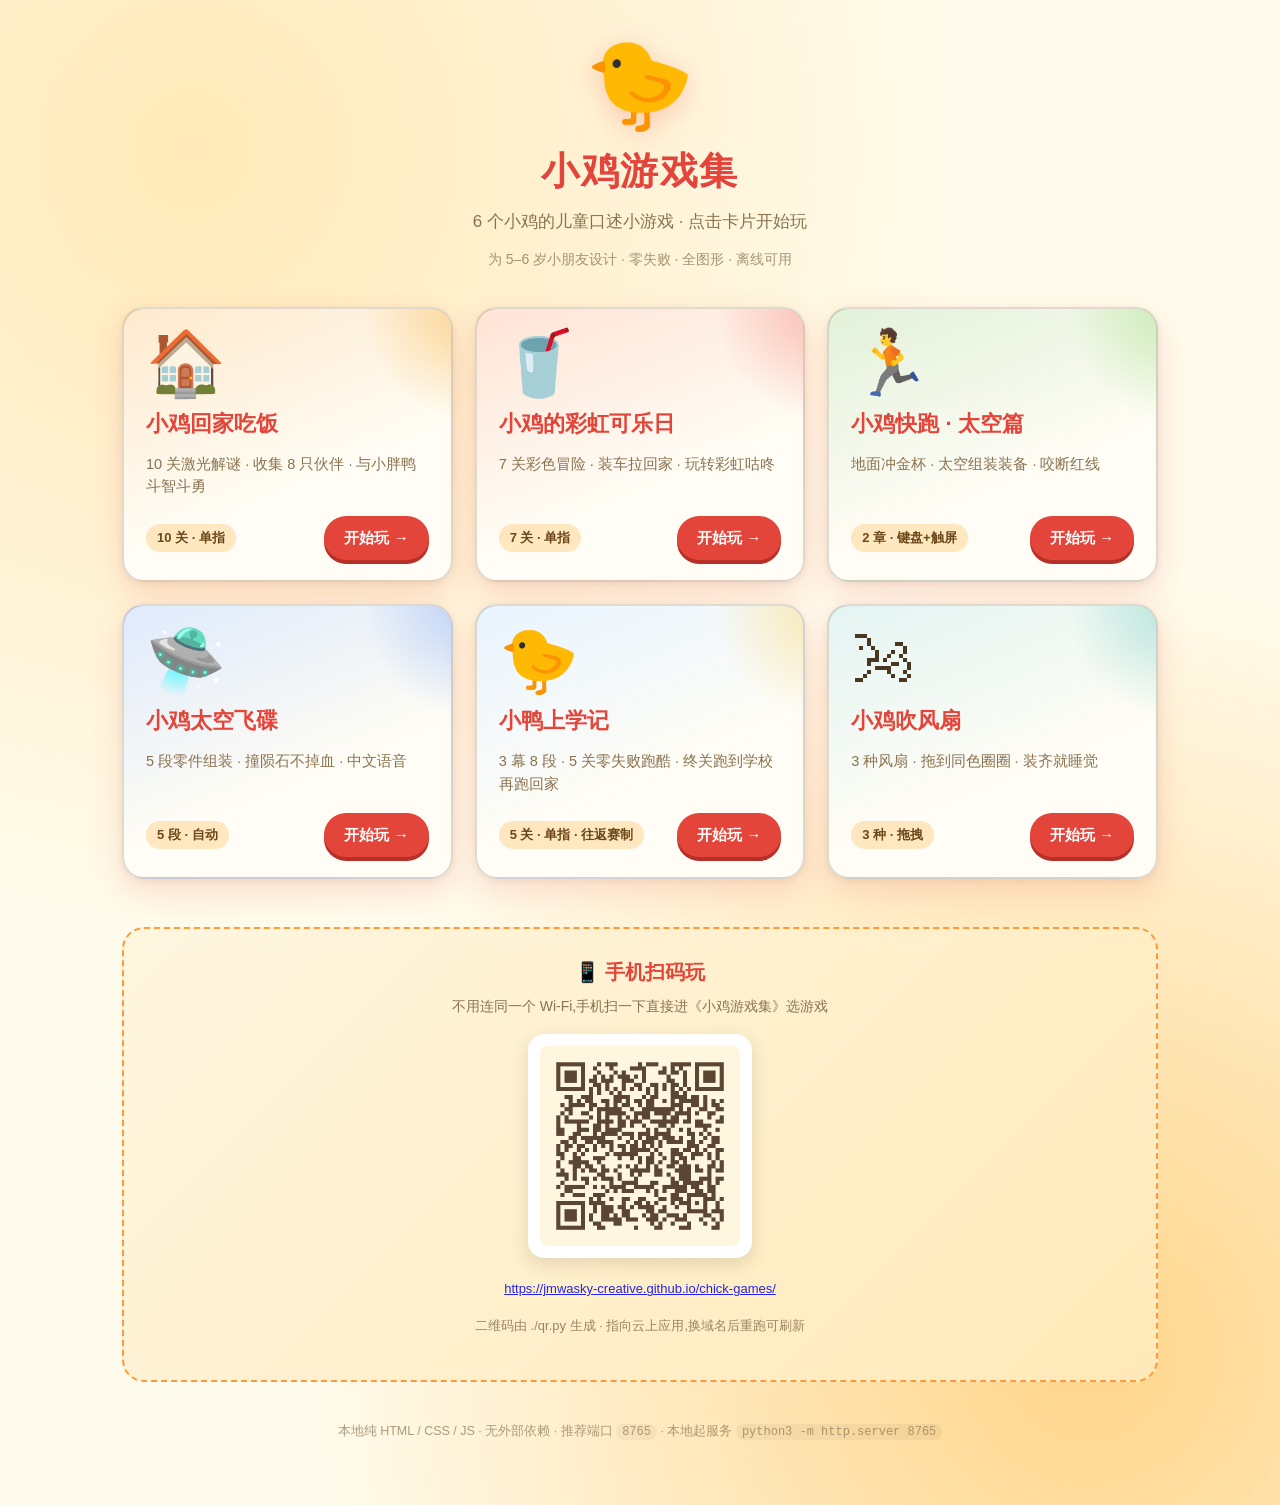
<file: index.html>
<!DOCTYPE html>
<html lang="zh-CN">
<head>
<meta charset="UTF-8" />
<meta name="viewport" content="width=device-width, initial-scale=1, viewport-fit=cover" />
<meta name="theme-color" content="#FFD35C" />
<title>小鸡游戏集</title>
<style>
  /* ====== 小鸡系列 DNA 配色 ====== */
  :root {
    --bg: #FFFBEC;
    --bg-soft: #FFF6E0;
    --chick: #FFD35C;
    --chick-bright: #F7C948;
    --beak: #FF9A3C;
    --comb: #E4453A;
    --ink: #4A3722;
    --ink-soft: #8A7250;
    --line: rgba(74,55,34,.18);
    --shadow-card: 0 12px 32px rgba(228,69,58,.16), 0 2px 6px rgba(74,55,34,.08);
    --shadow-card-hover: 0 18px 44px rgba(228,69,58,.28), 0 4px 10px rgba(74,55,34,.14);
    /* 统一圆角三档 / 缓动 / 时长，整套站点共用一套设计语言 */
    --r-sm: 14px;
    --r-md: 18px;
    --r-lg: 22px;
    --ease: cubic-bezier(.22,.61,.36,1);
    --dur: .22s;
  }
  * { box-sizing: border-box; }
  html, body { margin: 0; padding: 0; }
  body {
    background:
      radial-gradient(circle at 15% 10%, #FFE9B8 0, transparent 45%),
      radial-gradient(circle at 85% 90%, #FFD58A 0, transparent 45%),
      var(--bg);
    color: var(--ink);
    font-family: "PingFang SC", "Microsoft YaHei", "Hiragino Sans GB", -apple-system, BlinkMacSystemFont, "Segoe UI", sans-serif;
    min-height: 100vh;
    line-height: 1.55;
    -webkit-font-smoothing: antialiased;
  }
  .wrap { max-width: 1080px; margin: 0 auto; padding: 40px 22px 64px; }

  /* ====== 顶部 ====== */
  header.hero {
    text-align: center;
    margin-bottom: 36px;
  }
  .hero .mascot {
    font-size: 88px;
    line-height: 1;
    margin-bottom: 14px;
    filter: drop-shadow(0 6px 14px rgba(228,69,58,.25));
    user-select: none;
  }
  .hero h1 {
    margin: 0 0 8px;
    font-size: 38px;
    letter-spacing: 0.04em;
    color: var(--comb);
    text-shadow: 0 2px 0 rgba(255,255,255,.6);
  }
  .hero p.sub {
    margin: 0;
    font-size: 17px;
    color: var(--ink-soft);
  }
  .hero p.tip {
    margin: 14px auto 0;
    font-size: 14px;
    color: var(--ink-soft);
    opacity: .75;
  }

  /* ====== 游戏卡片 ====== */
  /* auto-fit + minmax(280px)：iPad 竖屏(768~834px)保持双列，手机才降单列 */
  .grid {
    display: grid;
    grid-template-columns: repeat(auto-fit, minmax(280px, 1fr));
    gap: 22px;
    margin-top: 28px;
  }
  @media (max-width: 720px) {
    .wrap { padding: 28px 16px 48px; }
    .hero h1 { font-size: 30px; }
    .hero .mascot { font-size: 68px; }
    .grid { gap: 16px; }
  }
  /* 只有真正的窄屏手机才排单列 */
  @media (max-width: 440px) {
    .grid { grid-template-columns: 1fr; }
  }

  .card-link {
    display: block;
    text-decoration: none;
    color: inherit;
    border-radius: var(--r-lg);
    outline: none;
    -webkit-tap-highlight-color: transparent;
    touch-action: manipulation;
  }
  /* 每张卡一个与游戏主题呼应的柔和渐变底色，避免 5 张卡长得一模一样 */
  .card {
    --tint: #FFF6E0;
    --glow: rgba(255,210,140,.7);
    background: linear-gradient(158deg, var(--tint) 0%, #FFFDF5 62%);
    border: 2px solid var(--line);
    border-radius: var(--r-lg);
    padding: 22px 22px 20px;
    box-shadow: var(--shadow-card);
    transition: transform var(--dur) var(--ease), box-shadow var(--dur) var(--ease), border-color var(--dur) var(--ease);
    height: 100%;
    display: flex;
    flex-direction: column;
    gap: 12px;
    position: relative;
    overflow: hidden;
  }
  .card::before {
    content: "";
    position: absolute;
    inset: -40% -40% auto auto;
    width: 220px; height: 220px;
    background: radial-gradient(circle, var(--glow), transparent 70%);
    pointer-events: none;
  }
  /* 主题渐变底色：和小鸡 DNA 同色系，只做低饱和点缀 */
  .card.t-dinner { --tint: #FFE9CD; --glow: rgba(245,166,35,.42); }
  .card.t-cola   { --tint: #FFE3D6; --glow: rgba(240,85,75,.34); }
  .card.t-run    { --tint: #E2F1DA; --glow: rgba(143,215,106,.42); }
  .card.t-ufo    { --tint: #DFEAFB; --glow: rgba(108,156,245,.40); }
  .card.t-fan    { --tint: #E4F4F2; --glow: rgba(79,193,180,.38); }
  .card.t-duck   { --tint: #E9F4FF; --glow: rgba(255,211,92,.46); }
  .card-link:hover .card,
  .card-link:focus-visible .card {
    transform: translateY(-4px);
    box-shadow: var(--shadow-card-hover);
    border-color: var(--beak);
  }
  .card-link:focus-visible .card { outline: 3px solid var(--beak); outline-offset: 2px; }
  /* 明确的按压反馈：下移 2px + 阴影收窄 */
  .card-link:active .card {
    transform: translateY(2px);
    box-shadow: 0 4px 10px rgba(228,69,58,.20), 0 1px 3px rgba(74,55,34,.10);
    transition-duration: .1s;
  }

  .card .icon {
    font-size: 64px;
    line-height: 1;
    margin: 0;
    user-select: none;
    z-index: 1;
  }
  .card h2 {
    margin: 0;
    font-size: 22px;
    color: var(--comb);
    z-index: 1;
  }
  .card p.desc {
    margin: 0;
    font-size: 14.5px;
    color: var(--ink-soft);
    z-index: 1;
    flex: 1;
  }
  .card .meta {
    display: flex;
    align-items: center;
    justify-content: space-between;
    margin-top: 6px;
    z-index: 1;
  }
  .card .tag {
    display: inline-block;
    font-size: 13px;
    background: rgba(255,210,140,.5);
    color: #6B4717;
    padding: 4px 11px;
    border-radius: var(--r-sm);
    font-weight: 600;
  }
  /* 儿童友好：按钮更大、字更粗、对比更高 */
  .card .play {
    display: inline-flex;
    align-items: center;
    gap: 5px;
    min-height: 44px;
    background: var(--comb);
    color: #fff;
    border: none;
    border-radius: 999px;
    padding: 10px 20px;
    font-size: 15px;
    font-weight: 700;
    box-shadow: 0 4px 0 #B53028;
    transition: transform var(--dur) var(--ease), box-shadow var(--dur) var(--ease), background var(--dur) var(--ease);
  }
  .card-link:hover .card .play,
  .card-link:focus-visible .card .play {
    background: var(--beak);
    box-shadow: 0 6px 0 #C97A1E;
  }
  .card-link:active .card .play {
    transform: translateY(3px);
    box-shadow: 0 1px 0 #B53028;
  }

  /* ====== 扫码 ====== */
  section.scan {
    margin-top: 48px;
    padding: 28px 22px;
    background: linear-gradient(135deg, #FFF6E0, #FFE9B8);
    border: 2px dashed var(--beak);
    border-radius: 22px;
    text-align: center;
  }
  section.scan h2 {
    margin: 0 0 8px;
    font-size: 20px;
    color: var(--comb);
  }
  section.scan p {
    margin: 0 0 16px;
    color: var(--ink-soft);
    font-size: 14px;
  }
  section.scan .qr-wrap {
    display: inline-block;
    background: #fff;
    padding: 12px;
    border-radius: 16px;
    box-shadow: 0 6px 18px rgba(74,55,34,.15);
  }
  section.scan img {
    display: block;
    width: 200px;
    height: 200px;
    max-width: 60vw;
    border-radius: 8px;
  }
  section.scan .qr-url {
    margin-top: 14px;
    font-size: 13px;
    color: var(--ink-soft);
    word-break: break-all;
    opacity: .85;
  }

  /* ====== 页脚 ====== */
  footer {
    margin-top: 40px;
    text-align: center;
    color: var(--ink-soft);
    font-size: 12.5px;
    opacity: .7;
  }
  footer code {
    background: rgba(74,55,34,.08);
    padding: 1px 6px;
    border-radius: var(--r-sm);
    font-size: 12px;
  }

  /* ====== 无障碍：尊重系统的「减少动态效果」 ====== */
  @media (prefers-reduced-motion: reduce){
    *, *::before, *::after {
      animation-duration: .01ms !important;
      animation-iteration-count: 1 !important;
      transition-duration: .08s !important;
    }
    .card-link:hover .card,
    .card-link:focus-visible .card { transform: none; }
    .hero .mascot { filter: none; }
  }
</style>
</head>
<body>
<div class="wrap">
  <header class="hero">
    <div class="mascot">🐤</div>
    <h1>小鸡游戏集</h1>
    <p class="sub">6 个小鸡的儿童口述小游戏 · 点击卡片开始玩</p>
    <p class="tip">为 5–6 岁小朋友设计 · 零失败 · 全图形 · 离线可用</p>
  </header>

  <main class="grid" aria-label="游戏列表">
    <a class="card-link" href="./chick-dinner/index.html" target="_blank" rel="noopener" aria-label="开始玩 小鸡回家吃饭">
      <article class="card t-dinner">
        <p class="icon" role="img" aria-label="小房子">🏠</p>
        <h2>小鸡回家吃饭</h2>
        <p class="desc">10 关激光解谜 · 收集 8 只伙伴 · 与小胖鸭斗智斗勇</p>
        <div class="meta">
          <span class="tag">10 关 · 单指</span>
          <span class="play">开始玩 →</span>
        </div>
      </article>
    </a>

    <a class="card-link" href="./chick-cola/index.html" target="_blank" rel="noopener" aria-label="开始玩 小鸡的彩虹可乐日">
      <article class="card t-cola">
        <p class="icon" role="img" aria-label="饮料杯">🥤</p>
        <h2>小鸡的彩虹可乐日</h2>
        <p class="desc">7 关彩色冒险 · 装车拉回家 · 玩转彩虹咕咚</p>
        <div class="meta">
          <span class="tag">7 关 · 单指</span>
          <span class="play">开始玩 →</span>
        </div>
      </article>
    </a>

    <a class="card-link" href="./chick-run/index.html" target="_blank" rel="noopener" aria-label="开始玩 小鸡快跑太空篇">
      <article class="card t-run">
        <p class="icon" role="img" aria-label="跑步">🏃</p>
        <h2>小鸡快跑 · 太空篇</h2>
        <p class="desc">地面冲金杯 · 太空组装装备 · 咬断红线</p>
        <div class="meta">
          <span class="tag">2 章 · 键盘+触屏</span>
          <span class="play">开始玩 →</span>
        </div>
      </article>
    </a>

    <a class="card-link" href="./chick-ufo/index.html" target="_blank" rel="noopener" aria-label="开始玩 小鸡太空飞碟">
      <article class="card t-ufo">
        <p class="icon" role="img" aria-label="飞碟">🛸</p>
        <h2>小鸡太空飞碟</h2>
        <p class="desc">5 段零件组装 · 撞陨石不掉血 · 中文语音</p>
        <div class="meta">
          <span class="tag">5 段 · 自动</span>
          <span class="play">开始玩 →</span>
        </div>
      </article>
    </a>

    <a class="card-link" href="./chick-duck-school/index.html" target="_blank" rel="noopener" aria-label="开始玩 小鸭上学记">
      <article class="card t-duck">
        <p class="icon" role="img" aria-label="小鸭">🐤</p>
        <h2>小鸭上学记</h2>
        <p class="desc">3 幕 8 段 · 5 关零失败跑酷 · 终关跑到学校再跑回家</p>
        <div class="meta">
          <span class="tag">5 关 · 单指 · 往返赛制</span>
          <span class="play">开始玩 →</span>
        </div>
      </article>
    </a>

    <a class="card-link" href="./chick-fan/index.html" target="_blank" rel="noopener" aria-label="开始玩 小鸡吹风扇">
      <article class="card t-fan">
        <p class="icon" role="img" aria-label="风扇">🌬</p>
        <h2>小鸡吹风扇</h2>
        <p class="desc">3 种风扇 · 拖到同色圈圈 · 装齐就睡觉</p>
        <div class="meta">
          <span class="tag">3 种 · 拖拽</span>
          <span class="play">开始玩 →</span>
        </div>
      </article>
    </a>
  </main>

  <section class="scan">
    <h2>📱 手机扫码玩</h2>
    <p>不用连同一个 Wi-Fi,手机扫一下直接进《小鸡游戏集》选游戏</p>
    <div class="qr-wrap">
      <img src="./qr-online.png" alt="扫码进入小鸡游戏集" />
    </div>
    <p class="qr-url">
      <a href="https://jmwasky-creative.github.io/chick-games/" target="_blank" rel="noopener">https://jmwasky-creative.github.io/chick-games/</a>
    </p>
    <p class="qr-url">二维码由 ./qr.py 生成 · 指向云上应用,换域名后重跑可刷新</p>
  </section>

  <footer>
    本地纯 HTML / CSS / JS · 无外部依赖 · 推荐端口 <code>8765</code> · 本地起服务 <code>python3 -m http.server 8765</code>
  </footer>
</div>
</body>
</html>
</file>
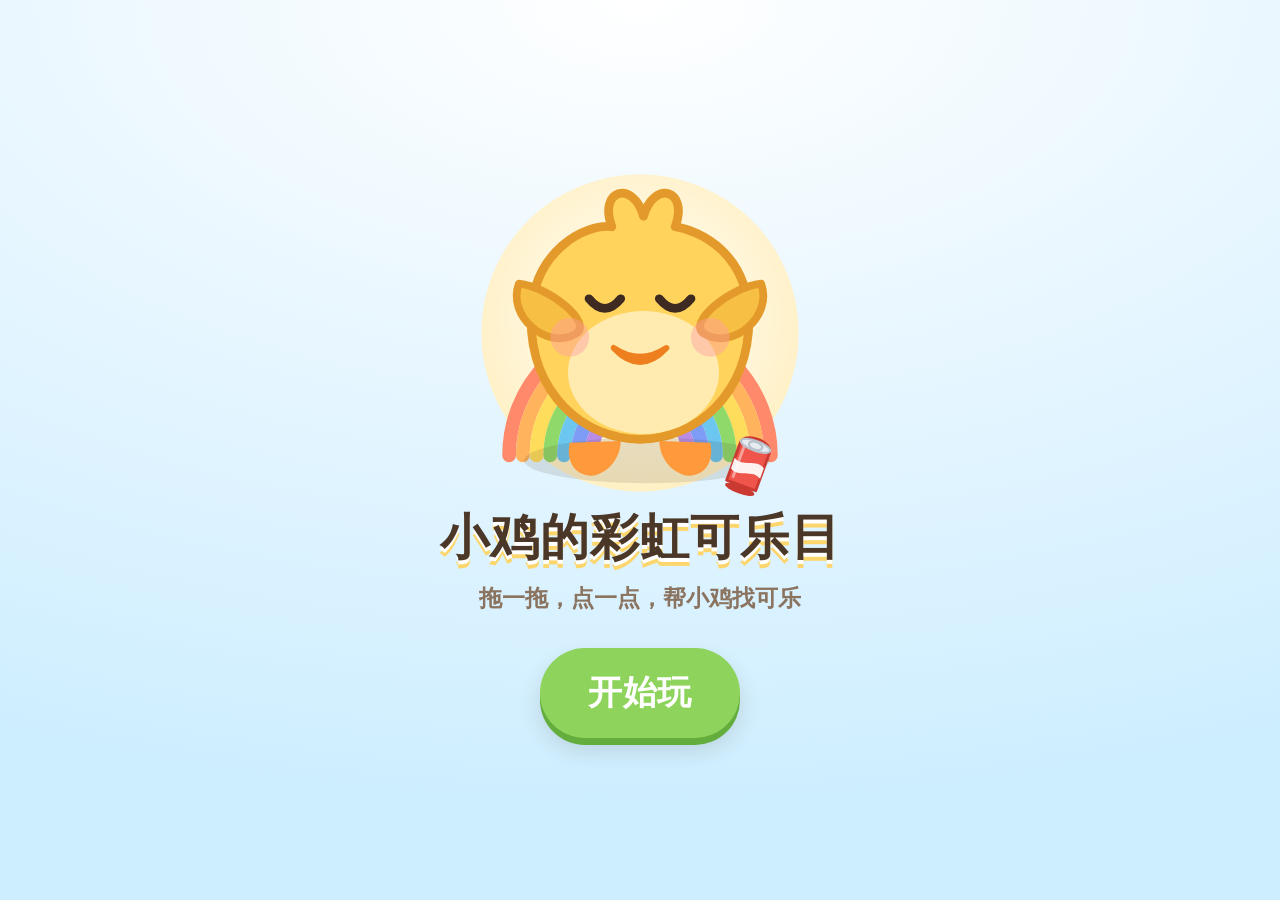
<file: chick-cola/index.html>
<!DOCTYPE html>
<html lang="zh-CN">
<head>
<meta charset="utf-8">
<meta name="viewport" content="width=device-width, initial-scale=1, viewport-fit=cover, maximum-scale=1, user-scalable=no">
<meta name="apple-mobile-web-app-capable" content="yes">
<meta name="theme-color" content="#EAF7FF">
<link rel="icon" href="data:,">
<title>小鸡的彩虹可乐日</title>
<style>
/* ============================================================
   1. 变量与重置
   ============================================================ */
:root{
  --sky1:#EAF7FF; --sky2:#CDEEFF;
  --cream:#FFF7E6; --cream2:#FFF1D6;
  --grass:#A8E06A; --grass2:#8ACF52; --grass3:#74B944;
  --dirt:#EFD6A8; --dirt2:#E0BE85;
  --wood:#C98A55; --wood2:#A96C3C;
  --chick:#FFD35C; --chick-belly:#FFEBB0; --chick-shade:#F8BF45; --chick-rim:#E39A2A;
  --beak:#FF9A3C; --beak2:#EE7F1E;
  --cola:#F0554B; --cola2:#CB3A32; --silver:#DDE3E8; --silver2:#B9C2CB;
  --glass:#E3F4FA; --glass2:#C4E7F2; --glass-rim:#9FD3E6;
  --drink:#8A5223; --drink2:#6E3F19;
  --ink:#4A3728; --ink2:#8A7460;
  --rainbow:['#FF8A6B','#FFB35C','#FFDD5C','#8FD96A','#6BC6F0','#7C9CF5','#B98CE8'];
  --shadow:0 8px 0 rgba(74,55,40,.13);
  --font: -apple-system, BlinkMacSystemFont, "PingFang SC", "Hiragino Sans GB",
          "Noto Sans CJK SC", "Microsoft YaHei", "Helvetica Neue", Arial, sans-serif;
  /* 与 hub 统一的设计语言：圆角三档 + 统一缓动/时长 */
  --r-chip:14px;
  --r-btn:999px;
  --r-card:28px;
  --r-stage:22px;
  --ease:cubic-bezier(.22,.61,.36,1);
  --dur:.22s;
}
*{box-sizing:border-box; margin:0; padding:0;}
html,body{height:100%;}
body{
  font-family:var(--font);
  color:var(--ink);
  background:#EAF7FF;
  overflow:hidden;
  -webkit-tap-highlight-color:transparent;
  -webkit-user-select:none; user-select:none;
  -webkit-touch-callout:none;
}
button{font-family:inherit; color:inherit; border:0; background:none; cursor:pointer;}

/* ============================================================
   2. 布局
   ============================================================ */
#app{
  position:fixed; inset:0;
  min-height:100vh; min-height:100dvh;
  display:flex; align-items:center; justify-content:center;
  padding:env(safe-area-inset-top) env(safe-area-inset-right) env(safe-area-inset-bottom) env(safe-area-inset-left);
  /* 蓝天 + 底部暖奶油：和 hub 的 --bg/#FFFBEC 同色系，保持小鸡 DNA 一致 */
  background:
    radial-gradient(120% 90% at 50% 0%, #FFFFFF 0%, var(--sky1) 42%, var(--sky2) 100%),
    linear-gradient(180deg, transparent 62%, #FFFBEC 100%);
}
.screen{
  position:absolute; inset:0;
  display:flex; flex-direction:column; align-items:center; justify-content:center;
  gap:24px; padding:20px;
  animation:fade-in .35s ease both;
}
[hidden]{display:none !important;}
@keyframes fade-in{from{opacity:0; transform:translateY(8px);} to{opacity:1; transform:none;}}

/* ============================================================
   3. 通用按钮
   ============================================================ */
.btn{
  min-width:64px; min-height:64px;
  display:inline-flex; align-items:center; justify-content:center; gap:10px;
  padding:14px 30px;
  border-radius:var(--r-btn);
  font-size:26px; font-weight:800; letter-spacing:.02em;
  color:#fff; background:var(--chick);
  box-shadow:0 7px 0 var(--chick-rim), 0 12px 22px rgba(74,55,40,.16);
  transition:transform var(--dur) var(--ease), box-shadow var(--dur) var(--ease), filter var(--dur) var(--ease);
  touch-action:manipulation;
}
.btn:active{transform:translateY(5px); box-shadow:0 2px 0 var(--chick-rim), 0 6px 12px rgba(74,55,40,.16);}
.btn.big{font-size:34px; padding:22px 48px;}
.btn.ghost{
  color:var(--ink); background:#fff;
  box-shadow:0 6px 0 #E6D7C2, 0 10px 18px rgba(74,55,40,.12);
}
.btn.ghost:active{box-shadow:0 2px 0 #E6D7C2;}
.btn.green{background:#8ED45C; box-shadow:0 7px 0 #63AD3C, 0 12px 22px rgba(74,55,40,.16);}
.btn.green:active{box-shadow:0 2px 0 #63AD3C;}
.btn.small{min-height:56px; padding:10px 20px; font-size:22px;}

/* ============================================================
   4. 标题页
   ============================================================ */
#screen-title{justify-content:center; gap:8px;}
.title-art{width:min(46vh,340px); aspect-ratio:1/1;}
.title-text{text-align:center; margin-top:-6px;}
.title-main{
  font-size:clamp(30px, 5.4vh, 52px); font-weight:900; letter-spacing:.02em;
  color:var(--ink); text-shadow:0 4px 0 #fff, 0 8px 0 rgba(255,211,92,.9);
}
.title-sub{font-size:clamp(17px,2.6vh,24px); font-weight:700; color:var(--ink2); margin-top:12px;}
.title-start{margin-top:26px;}

/* ============================================================
   5. 地图页
   ============================================================ */
#screen-map{justify-content:flex-start; gap:14px; padding:14px 16px;}
.map-head{
  width:100%; max-width:1180px;
  display:flex; align-items:center; justify-content:space-between; gap:12px;
}
.map-title{font-size:clamp(22px,3.4vh,32px); font-weight:900;}
.map-sub{font-size:clamp(15px,2.2vh,20px); font-weight:700; color:var(--ink2); margin-top:4px;}
.map-stage-wrap{
  width:100%; max-width:1180px; flex:1; min-height:0;
  display:flex; align-items:center; justify-content:center;
}
#mapStage{width:100%; height:100%; max-height:100%;}
.map-foot{display:flex; gap:14px; align-items:center; flex-wrap:wrap; justify-content:center;}
.link-btn{
  font-size:19px; font-weight:800; color:var(--ink2);
  padding:12px 18px; border-radius:999px; min-height:56px;
}
.map-node{cursor:pointer;}
.map-node .node-hit{fill:transparent;}
.map-node .node-disc{transition:scale .18s ease;}
.map-node:active .node-disc{scale:.94;}
.map-node .node-body{fill:#fff; stroke:#E6D7C2; stroke-width:6;}
.map-node.unlocked .node-body{fill:#5FBDF2; stroke:#2E8FCB;}
.map-node.done .node-body{fill:#F6C544; stroke:#C8860B;}
.map-node.locked .node-body{fill:#EFEAE2; stroke:#D8CFC4;}
.map-node.locked .node-label{fill:#A99C8C;}
.map-node .node-label{
  font-size:27px; font-weight:900; fill:var(--ink); text-anchor:middle;
  paint-order:stroke fill; stroke:#fff; stroke-width:7px; stroke-linejoin:round;
}
.map-node.unlocked .node-disc{animation:breathe 1.8s ease-in-out infinite;}
@keyframes breathe{0%,100%{scale:1;} 50%{scale:1.07;}}
.map-node.locked{animation:none;}
#mapPath{fill:none; stroke:#FFFFFF; stroke-width:16; stroke-linecap:round; stroke-dasharray:4 26; opacity:.95;}
#mapPathBase{fill:none; stroke:#DDEEF8; stroke-width:26; stroke-linecap:round;}

/* ============================================================
   6. 游戏舞台
   ============================================================ */
#screen-play{justify-content:flex-start; padding:0; gap:0;}
#hud{
  width:100%; display:flex; align-items:center; justify-content:space-between; gap:10px;
  padding:10px 14px;
}
.hud-side{display:flex; gap:10px; align-items:center;}
.hud-chip{
  display:flex; align-items:center; gap:10px;
  background:#fff; border-radius:999px; padding:10px 22px; min-height:56px;
  box-shadow:0 5px 0 #E6D7C2;
  font-size:24px; font-weight:900;
}
.hud-chip .lv-no{
  display:inline-flex; align-items:center; justify-content:center;
  width:42px; height:42px; border-radius:50%; background:var(--chick); color:#fff; font-size:24px;
}
.icon-btn{
  width:64px; height:64px; border-radius:50%; background:#fff;
  display:inline-flex; align-items:center; justify-content:center;
  box-shadow:0 5px 0 #E6D7C2; touch-action:manipulation;
}
.icon-btn:active{transform:translateY(4px); box-shadow:0 1px 0 #E6D7C2;}
.icon-btn svg{width:34px; height:34px;}

#stage-wrap{
  flex:1; width:100%; min-height:0;
  display:flex; align-items:center; justify-content:center; padding:0 10px;
}
#stage{
  width:100%; height:100%; max-height:100%;
  touch-action:none;
  border-radius:var(--r-stage);
  background:#fff;
  box-shadow:0 10px 30px rgba(74,55,40,.10);
}
#hud-bottom{height:10px;}

/* ============================================================
   7. 提示层与 SVG 通用
   ============================================================ */
.decor{pointer-events:none;}
.hint-pill text{
  font-size:34px; font-weight:900; fill:var(--ink); text-anchor:middle;
}
.hint-pill rect{fill:#fff; stroke:#EFE3CE; stroke-width:5; rx:999;}
.hint-pill{animation:hint-pulse 1.6s ease-in-out infinite; pointer-events:none;}
@keyframes hint-pulse{0%,100%{translate:0 0;} 50%{translate:0 -9px;}}
.breathe{animation:breathe 1.5s ease-in-out infinite; transform-box:fill-box; transform-origin:center;}
.finger{animation:finger-bounce 1.2s ease-in-out infinite; pointer-events:none;}
@keyframes finger-bounce{0%,100%{translate:0 0;} 50%{translate:10px 16px;}}
.star-fx{pointer-events:none;}
.star-fx.run{animation:star-pop .75s ease-out forwards;}
@keyframes star-pop{
  0%{opacity:1; transform:translate(var(--x),var(--y)) scale(.2) rotate(0deg);}
  60%{opacity:1;}
  100%{opacity:0; transform:translate(calc(var(--x) + var(--dx)), calc(var(--y) + var(--dy))) scale(1.15) rotate(var(--rot));}
}
.draggable{cursor:grab;}
.draggable:active{cursor:grabbing;}
.pop{animation:pop-it .42s cubic-bezier(.3,1.6,.5,1) both; transform-box:fill-box; transform-origin:center;}
@keyframes pop-it{0%{scale:.72;} 55%{scale:1.16;} 100%{scale:1;}}
.shake{animation:shake-it .5s ease both; transform-box:fill-box; transform-origin:center;}
@keyframes shake-it{0%,100%{translate:0 0;} 20%{translate:-9px 0;} 40%{translate:9px 0;} 60%{translate:-6px 0;} 80%{translate:6px 0;}}
.fade-out{animation:fade-out .5s ease forwards; pointer-events:none;}
@keyframes fade-out{to{opacity:0; scale:.8;}}
.jump-anim{animation:jump-anim .6s ease infinite; transform-box:fill-box; transform-origin:center bottom;}
@keyframes jump-anim{0%,100%{translate:0 0; scale:1;} 45%{translate:0 -26px; scale:1.04;}}
.float-anim{animation:float-anim 3s ease-in-out infinite;}
@keyframes float-anim{0%,100%{translate:0 0;} 50%{translate:0 -12px;}}
.cloud-anim{animation:cloud-anim 16s linear infinite;}
@keyframes cloud-anim{from{translate:-40px 0;} to{translate:1120px 0;}}
.text-shadow{ paint-order:stroke fill; stroke:#fff; stroke-width:8px; stroke-linejoin:round; }
.pour-stream{stroke:var(--drink); stroke-width:16; stroke-linecap:round; fill:none;
  stroke-dasharray:26 14; animation:flow .55s linear infinite;}
@keyframes flow{to{stroke-dashoffset:-40;}};
.sparkle-ring{fill:none; stroke:#FFFFFF; stroke-width:10; opacity:.9;
  animation:ring-out .7s ease-out forwards;}
@keyframes ring-out{from{r:8; opacity:.95;} to{r:110; opacity:0;}}

/* ============================================================
   8. 遮罩层：通关 / 安全提示 / 重置
   ============================================================ */
.overlay{
  position:absolute; inset:0; z-index:30;
  display:flex; align-items:center; justify-content:center;
  background:rgba(74,55,40,.30);
  backdrop-filter:blur(3px); -webkit-backdrop-filter:blur(3px);
  animation:fade-in .3s ease both;
  padding:20px;
}
.card{
  background:#fff; border-radius:var(--r-card); padding:34px 34px 30px;
  text-align:center; max-width:min(92vw,560px);
  box-shadow:0 18px 40px rgba(74,55,40,.25);
  animation:pop-in .45s cubic-bezier(.3,1.6,.5,1) both;
}
@keyframes pop-in{from{transform:scale(.8); opacity:0;} to{transform:scale(1); opacity:1;}}
.card-art{width:180px; height:180px;}
.card h2{font-size:38px; font-weight:900; margin:6px 0 4px;}
.card p{font-size:24px; font-weight:700; color:var(--ink2); line-height:1.5;}
.card .row{display:flex; gap:14px; justify-content:center; margin-top:24px; flex-wrap:wrap;}
.safety-line{
  margin-top:16px; display:flex; align-items:center; justify-content:center; gap:12px;
  background:#FFF3E0; border:4px solid #FFD79A; border-radius:var(--r-stage); padding:16px 18px;
  font-size:24px; font-weight:900; color:#8A5223;
}
.hold-btn{position:relative; overflow:hidden;}
.hold-btn .fill{
  position:absolute; left:0; top:0; bottom:0; width:0%;
  background:rgba(255,255,255,.55); pointer-events:none;
}

/* ============================================================
   9. 减少动态效果
   ============================================================ */
@media (prefers-reduced-motion: reduce){
  .float-anim,.cloud-anim,.breathe,.map-node.unlocked .node-disc,.finger,.jump-anim{animation:none !important;}
  *{animation-duration:.01ms !important; transition-duration:.06s !important;}
}
</style>
</head>
<body>
<div id="app">

  <!-- ================= 标题页 ================= -->
  <section id="screen-title" class="screen">
    <svg class="title-art" viewBox="0 0 300 300" aria-hidden="true">
      <defs>
        <radialGradient id="tGlow" cx="50%" cy="45%" r="55%">
          <stop offset="0%" stop-color="#FFFFFF"/>
          <stop offset="100%" stop-color="#FFF0C4"/>
        </radialGradient>
      </defs>
      <circle cx="150" cy="150" r="140" fill="url(#tGlow)"/>
      <g id="titleArt"></g>
    </svg>
    <div class="title-text">
      <div class="title-main">小鸡的彩虹可乐日</div>
      <div class="title-sub">拖一拖，点一点，帮小鸡找可乐</div>
    </div>
    <button class="btn big green title-start" id="btnStart">开始玩</button>
  </section>

  <!-- ================= 地图页 ================= -->
  <section id="screen-map" class="screen" hidden>
    <div class="map-head">
      <div>
        <div class="map-title">今天去哪儿？</div>
        <div class="map-sub">点一个圆点，去那里玩</div>
      </div>
      <div class="hud-side">
        <button class="icon-btn" id="btnMuteMap" aria-label="静音开关" aria-pressed="false"></button>
      </div>
    </div>
    <div class="map-stage-wrap">
      <svg id="mapStage" viewBox="0 0 1024 640" preserveAspectRatio="xMidYMid meet" role="img" aria-label="关卡地图：点亮的圆点可以进去玩"></svg>
    </div>
    <div class="map-foot">
      <button class="link-btn" id="btnReset">从头开始玩</button>
    </div>
  </section>

  <!-- ================= 游戏舞台 ================= -->
  <section id="screen-play" class="screen" hidden>
    <div id="hud">
      <div class="hud-side">
        <button class="icon-btn" id="btnBackMap" aria-label="回到地图">
          <svg viewBox="0 0 40 40" fill="none" stroke="#4A3728" stroke-width="4.5" stroke-linecap="round" stroke-linejoin="round">
            <path d="M25 8 L11 20 L25 32"/>
          </svg>
        </button>
        <div class="hud-chip"><span class="lv-no" id="hudNo">1</span><span id="hudTitle">开门找可乐</span></div>
      </div>
      <div class="hud-side">
        <button class="icon-btn" id="btnMutePlay" aria-label="静音开关" aria-pressed="false"></button>
      </div>
    </div>
    <div id="stage-wrap">
      <svg id="stage" viewBox="0 0 1024 768" preserveAspectRatio="xMidYMid meet" role="img" aria-label="关卡舞台：拖一拖、点一点帮小鸡完成任务"></svg>
    </div>
    <div id="hud-bottom"></div>
  </section>

  <!-- ================= 通关显示 ================= -->
  <div class="overlay" id="overlay-result" hidden>
    <div class="card">
      <div id="resultArt" class="card-art"></div>
      <h2 id="resultTitle">太棒啦！</h2>
      <p id="resultText">小鸡找到可乐了</p>
      <div class="row">
        <button class="btn green" id="btnBackToMap">回地图</button>
        <button class="btn ghost" id="btnReplay">再玩一次</button>
      </div>
    </div>
  </div>

  <!-- ================= 安全提示（第 6 关启用） ================= -->
  <div class="overlay" id="overlay-safety" hidden>
    <div class="card">
      <h2>说个好玩的</h2>
      <p>游戏里的炸弹是画出来的。<br>真的危险物，我们不碰，叫大人。</p>
      <div class="row"><button class="btn green" id="btnSafetyOk">我知道啦</button></div>
    </div>
  </div>

  <!-- ================= 重置确认 ================= -->
  <div class="overlay" id="overlay-reset" hidden>
    <div class="card">
      <h2>要从头开始吗？</h2>
      <p>已经玩的关卡会锁回去哦</p>
      <div class="row">
        <button class="btn hold-btn ghost" id="btnResetYes"><span class="fill"></span><span>按住：是</span></button>
        <button class="btn green" id="btnResetNo">不要</button>
      </div>
    </div>
  </div>

  <div id="live" aria-live="polite" style="position:absolute;width:1px;height:1px;overflow:hidden;clip:rect(0 0 0 0);"></div>
</div>

<script>
(function(){
'use strict';

/* ============================================================
   0. 基础工具
   ============================================================ */
const $  = (s, r) => (r || document).querySelector(s);
const clamp = (v, a, b) => v < a ? a : (v > b ? b : v);
const dist  = (ax, ay, bx, by) => Math.hypot(ax - bx, ay - by);
const lerp  = (a, b, t) => a + (b - a) * t;
const rnd   = (a, b) => a + Math.random() * (b - a);

const els = {
  app:        $('#app'),
  title:      $('#screen-title'),
  titleArt:   $('#titleArt'),
  map:        $('#screen-map'),
  mapStage:   $('#mapStage'),
  play:       $('#screen-play'),
  stage:      $('#stage'),
  hudNo:      $('#hudNo'),
  hudTitle:   $('#hudTitle'),
  result:     $('#overlay-result'),
  resultArt:  $('#resultArt'),
  resultTitle:$('#resultTitle'),
  resultText: $('#resultText'),
  safety:     $('#overlay-safety'),
  doReset:    $('#overlay-reset'),
  live:       $('#live'),
  muteMap:    $('#btnMuteMap'),
  mutePlay:   $('#btnMutePlay'),
};

const SPEAKER_ON  = '<svg viewBox="0 0 40 40"><path d="M6 15h6l7-6v22l-7-6H6z" fill="#4A3728"/><path d="M25 13c4 4 4 10 0 14M30 9c7 7 7 15 0 22" stroke="#4A3728" stroke-width="3.6" fill="none" stroke-linecap="round"/></svg>';
const SPEAKER_OFF = '<svg viewBox="0 0 40 40"><path d="M6 15h6l7-6v22l-7-6H6z" fill="#B6A997"/><path d="M26 14l10 12M36 14L26 26" stroke="#B6A997" stroke-width="4" stroke-linecap="round"/></svg>';
const STAR_PATH = 'M0,-10 L2.9,-4 L9.5,-3.1 L4.5,1.2 L5.9,8.1 L0,4.8 L-5.9,8.1 L-4.5,1.2 L-9.5,-3.1 L-2.9,-4 Z';

/* SVG 构造函数 */
function svgFrom(markup){
  const wrap = document.createElementNS('http://www.w3.org/2000/svg','svg');
  wrap.innerHTML = markup;
  return wrap;
}
function starSVG(size, color){
  return `<svg viewBox="-12 -12 24 24" width="${size}" height="${size}"><path d="${STAR_PATH}" fill="${color||'#FFD35C'}" stroke="#E39A2A" stroke-width="1.6" stroke-linejoin="round"/></svg>`;
}

/* ============================================================
   1. 小鸡（SVG path 手绘，圆润卡通风）
   角色模型：大身体 / 小翅膀 / 低重心 / 眼睛偏下 / 圆嘴
   ============================================================ */
const CHICK_POSES = {
  stand:    {eye:'open',    beak:'normal', wl:10,  wr:-10},
  wonder:   {eye:'open',    beak:'normal', wl:22,  wr:-22, tilt:-7},
  flap:     {eye:'closed',  beak:'smile',  wl:-52, wr:52},
  run:      {eye:'open',    beak:'smile',  wl:-34, wr:34,  lean:7},
  wait:     {eye:'open',    beak:'normal', wl:6,   wr:-6},
  cheer:    {eye:'closed',  beak:'smile',  wl:-58, wr:58,  jump:-16},
  happy:    {eye:'closed',  beak:'smile',  wl:-28, wr:28},
  sip:      {eye:'closed',  beak:'sip',    wl:4,   wr:-4},
  surprise: {eye:'wide',    beak:'open',   wl:-18, wr:18},
};

function chickEyes(kind){
  if(kind === 'closed'){
    return `<g stroke="#3E2A20" stroke-width="5" fill="none" stroke-linecap="round">
      <path d="M-29,-84 q9,11 18,0"/><path d="M11,-84 q9,11 18,0"/></g>`;
  }
  const r = kind === 'wide' ? 13 : 11;
  const pupil = (cx) => `<circle cx="${cx}" cy="-84" r="${r}" fill="#3E2A20"/>
      <circle cx="${cx - r*0.34}" cy="${-84 - r*0.36}" r="${r*0.34}" fill="#fff"/>`;
  return pupil(-20) + pupil(20);
}
function chickBeak(kind){
  if(kind === 'smile')   return `<path d="M-15,-56 q15,16 30,0 q-15,10 -30,0z" fill="#FF9A3C" stroke="#EE7F1E" stroke-width="3.4" stroke-linejoin="round"/>`;
  if(kind === 'open')    return `<path d="M-15,-56 q15,4 30,0 q0,20 -15,20 q-15,0 -15,-20z" fill="#F0803A" stroke="#EE7F1E" stroke-width="3.4" stroke-linejoin="round"/>`;
  if(kind === 'sip')     return `<path d="M-9,-54 q9,10 18,0 q-9,7 -18,0z" fill="#FF9A3C" stroke="#EE7F1E" stroke-width="3.2" stroke-linejoin="round"/>`;
  return `<path d="M-15,-57 L15,-57 L0,-41 Z" fill="#FF9A3C" stroke="#EE7F1E" stroke-width="3.4" stroke-linejoin="round"/>`;
}
function chickSVG(pose, opt){
  opt = opt || {};
  const p = CHICK_POSES[pose] || CHICK_POSES.stand;
  const s = opt.scale == null ? 1 : opt.scale;
  const jumpY = (p.jump || 0) + (opt.y || 0);
  const body =
    /* 阴影 */ `<ellipse cx="4" cy="8" rx="70" ry="13" fill="rgba(74,55,40,.13)"/>` +
    /* 脚 */  `<path d="M-40,-2 C-43,12 -33,19 -24,16 C-16,13 -11,5 -11,-3 Z" fill="#FF9A3C"/>
              <path d="M40,-2 C43,12 33,19 24,16 C16,13 11,5 11,-3 Z" fill="#FF9A3C"/>` +
    /* 身体 */ `<path d="M0,-4 C-32,-4 -62,-30 -62,-72 C-62,-112 -30,-127 -16,-125
                 C-24,-146 -4,-152 2,-131 C8,-152 28,-146 20,-125
                 C34,-123 62,-110 62,-72 C62,-30 32,-4 0,-4 Z"
                 fill="#FFD35C" stroke="#E39A2A" stroke-width="5" stroke-linejoin="round"/>` +
    /* 肚皮 */ `<ellipse cx="2" cy="-42" rx="43" ry="35" fill="#FFEBB0"/>` +
    /* 翅膀 左 */ `<g transform="rotate(${p.wl} -56 -80)">
        <path d="M-54,-98 C-73,-92 -74,-62 -57,-55 C-45,-50 -45,-84 -54,-98 Z"
              fill="#F8BF45" stroke="#E39A2A" stroke-width="4.4" stroke-linejoin="round"/></g>` +
    /* 翅膀 右 */ `<g transform="rotate(${p.wr} 56 -80)">
        <path d="M54,-98 C73,-92 74,-62 57,-55 C45,-50 45,-84 54,-98 Z"
              fill="#F8BF45" stroke="#E39A2A" stroke-width="4.4" stroke-linejoin="round"/></g>` +
    /* 腮红 */ `<circle cx="-40" cy="-62" r="11" fill="#FF9E9E" opacity=".45"/>
               <circle cx="40" cy="-62" r="11" fill="#FF9E9E" opacity=".45"/>` +
    chickEyes(p.eye) + chickBeak(p.beak);

  const tf = `translate(${opt.x || 0} ${opt.y0 || 0}) scale(${opt.flip ? -s : s} ${s}) rotate(${p.tilt || 0} 0 -60) translate(0 ${jumpY})`;
  const cls = 'chick' + (opt.cls ? ' ' + opt.cls : '');
  const attrs = opt.id ? ` id="${opt.id}"` : '';
  return `<g${attrs} class="${cls}" transform="${tf}">${body}</g>`;
}

/* ============================================================
   2. 通用素材：可乐罐 / 玻璃罐 / 房屋 / 云 / 彩虹
   ============================================================ */
/* 未开封易拉罐：原点=罐底中心，宽约 44，高约 74 */
function canSVG(opt){
  opt = opt || {};
  const open = !!opt.open;
  const ring = open
    ? `<g transform="rotate(-28 0 -66)"><ellipse cx="0" cy="-72" rx="12" ry="7" fill="#E6ECF1" stroke="#B9C2CB" stroke-width="3"/></g>`
    : `<ellipse cx="0" cy="-66" rx="10" ry="5.4" fill="#E6ECF1" stroke="#B9C2CB" stroke-width="3"/>`;
  return `
  <g class="can-body">
    <ellipse cx="0" cy="0" rx="22" ry="6" fill="#CB3A32"/>
    <path d="M-22,-6 L-22,-62 C-22,-70 -14,-76 0,-76 C14,-76 22,-70 22,-62 L22,-6 Z" fill="#F0554B" stroke="#CB3A32" stroke-width="4" stroke-linejoin="round"/>
    <path d="M-22,-24 C-8,-14 8,-34 22,-24 L22,-40 C8,-50 -8,-30 -22,-40 Z" fill="#FFFFFF" opacity=".92"/>
    <ellipse cx="0" cy="-66" rx="22" ry="7" fill="#E6ECF1" stroke="#B9C2CB" stroke-width="3"/>
    ${ring}
    <path d="M-15,-14 L-15,-58" stroke="#FFFFFF" stroke-width="4" opacity=".45" stroke-linecap="round"/>
  </g>`;
}
function canEmptySVG(){
  return `<g opacity=".55">
    <ellipse cx="0" cy="0" rx="22" ry="6" fill="#B0A79E"/>
    <path d="M-22,-6 L-22,-62 C-22,-70 -14,-76 0,-76 C14,-76 22,-70 22,-62 L22,-6 Z" fill="#D7CEC6" stroke="#B0A79E" stroke-width="4" stroke-linejoin="round"/>
    <ellipse cx="0" cy="-66" rx="22" ry="7" fill="#E6ECF1" stroke="#B9C2CB" stroke-width="3"/>
  </g>`;
}
/* 玻璃可乐罐：原点=罐底中心，宽 200 高 300 */
function glassJarSVG(fillId){
  return `
  <ellipse cx="0" cy="6" rx="104" ry="16" fill="rgba(74,55,40,.13)"/>
  <path id="jarBody" d="M-92,-296 C-92,-330 -44,-344 0,-344 C44,-344 92,-330 92,-296 L92,-16
        C92,4 60,10 0,10 C-60,10 -92,4 -92,-16 Z"
        fill="#E3F4FA" stroke="#9FD3E6" stroke-width="7" stroke-linejoin="round"/>
  <clipPath id="${fillId}"><use href="#jarBody"/></clipPath>
  <g clip-path="url(#${fillId})">
    <rect id="jarFill" x="-100" y="10" width="200" height="0" fill="#8A5223"/>
    <rect id="jarFillTop" x="-100" y="10" width="200" height="0" fill="#A2663370"/>
  </g>
  <path d="M-92,-296 C-92,-330 -44,-344 0,-344 C44,-344 92,-330 92,-296 L92,-16
        C92,4 60,10 0,10 C-60,10 -92,4 -92,-16 Z"
        fill="none" stroke="#9FD3E6" stroke-width="7" stroke-linejoin="round"/>
  <path d="M-64,-286 L-64,-40" stroke="#FFFFFF" stroke-width="15" opacity=".8" stroke-linecap="round"/>
  <path d="M64,-286 L64,-40" stroke="#FFFFFF" stroke-width="8" opacity=".55" stroke-linecap="round"/>
  <ellipse cx="0" cy="-344" rx="96" ry="20" fill="#F3FBFE" stroke="#9FD3E6" stroke-width="7"/>
  <ellipse cx="0" cy="-344" rx="70" ry="13" fill="#D7F0F8"/>`;
}
function houseSVG(x, y, s, opt){
  opt = opt || {};
  const warm = opt.warm ? '#FFE9B8' : '#FFFFFF';
  return `<g transform="translate(${x} ${y}) scale(${s})">
    <ellipse cx="0" cy="8" rx="150" ry="16" fill="rgba(74,55,40,.12)"/>
    <rect x="-120" y="-130" width="240" height="138" rx="22" fill="#FFF7E6" stroke="#E6CFA8" stroke-width="7"/>
    <path d="M-146,-124 L0,-232 L146,-124 Z" fill="#C98A55" stroke="#A96C3C" stroke-width="7" stroke-linejoin="round"/>
    <rect id="doorWin" x="-52" y="-124" width="104" height="130" rx="18" fill="${warm}" stroke="#E0BE85" stroke-width="7"/>
    <circle cx="64" cy="-72" r="26" fill="#CFEEFF" stroke="#9FD3E6" stroke-width="6"/>
  </g>`;
}
function cloudSVG(x, y, s, o){
  return `<g class="decor" transform="translate(${x} ${y}) scale(${s})" opacity="${o||1}">
    <ellipse cx="-38" cy="0" rx="44" ry="30" fill="#fff"/>
    <ellipse cx="4" cy="-16" rx="52" ry="36" fill="#fff"/>
    <ellipse cx="46" cy="2" rx="40" ry="28" fill="#fff"/>
  </g>`;
}
function rainbowSVG(x, y, s){
  const colors = ['#FF8A6B','#FFB35C','#FFDD5C','#8FD96A','#6BC6F0','#7C9CF5','#B98CE8'];
  let out = `<g transform="translate(${x} ${y}) scale(${s})">`;
  for(let i = 0; i < 7; i++){
    const r = 210 - i * 22;
    out += `<path d="M${-r},0 A${r},${r} 0 0 1 ${r},0" fill="none" stroke="${colors[i]}" stroke-width="22" stroke-linecap="round"/>`;
  }
  return out + '</g>';
}
function treeSVG(x, y, s){
  return `<g class="decor" transform="translate(${x} ${y}) scale(${s})">
    <rect x="-11" y="-46" width="22" height="58" rx="10" fill="#B07A46"/>
    <circle cx="0" cy="-76" r="46" fill="#8ACF52"/>
    <circle cx="-32" cy="-52" r="32" fill="#A8E06A"/>
    <circle cx="32" cy="-54" r="34" fill="#96D95E"/>
  </g>`;
}
function hintPill(x, y, text){
  const w = text.length * 36 + 54;
  return `<g class="hint-pill" transform="translate(${x} ${y})">
    <rect x="${-w/2}" y="-38" width="${w}" height="76" rx="38"/>
    <text y="13">${text}</text>
    <path d="M-16,40 L16,40 L0,66 Z" fill="#fff" stroke="#EFE3CE" stroke-width="5" stroke-linejoin="round"/>
  </g>`;
}
function fingerSVG(x, y){
  return `<g class="finger" transform="translate(${x} ${y})">
    <path d="M0,26 c0,-8 5,-14 13,-14 v-34 c0,-6 5,-11 11,-11 s11,5 11,11 v22 l6,-4 c4,-3 9,-1 10,4 l6,26
             c3,13 -3,25 -15,30 l-18,7 c-7,3 -15,1 -20,-5 l-9,-11 c-3,-4 -2,-10 3,-12 z"
          fill="#FFFFFF" stroke="#E6A23C" stroke-width="5" stroke-linejoin="round"/>
  </g>`;
}

/* ============================================================
   3. AudioEngine（WebAudio 合成，无音频文件）
   ============================================================ */
const AUDIO = (function(){
  let ac = null, master = null, noiseBuf = null, muted = false, ready = false;

  function unlock(){
    try{
      if(!ac){
        const AC = window.AudioContext || window.webkitAudioContext;
        if(!AC) return;
        ac = new AC();
        master = ac.createGain();
        master.gain.value = muted ? 0 : 0.18;
        const lim = ac.createDynamicsCompressor();
        lim.threshold.value = -12; lim.knee.value = 8; lim.ratio.value = 8;
        lim.attack.value = 0.003; lim.release.value = 0.2;
        master.connect(lim); lim.connect(ac.destination);
      }
      if(ac.state !== 'running') ac.resume();
      ready = true;
    }catch(e){ ready = false; }
  }
  function tone(type, f0, f1, delay, dur, vol){
    if(!ready || !ac) return;
    const t = ac.currentTime + delay;
    const o = ac.createOscillator(), g = ac.createGain();
    o.type = type;
    o.frequency.setValueAtTime(f0, t);
    o.frequency.exponentialRampToValueAtTime(Math.max(1, f1), t + dur);
    g.gain.setValueAtTime(0.0001, t);
    g.gain.exponentialRampToValueAtTime(vol, t + 0.012);
    g.gain.exponentialRampToValueAtTime(0.0001, t + dur);
    o.connect(g); g.connect(master);
    o.start(t); o.stop(t + dur + 0.03);
  }
  function noise(filterType, f0, f1, delay, dur, vol){
    if(!ready || !ac) return;
    if(!noiseBuf){
      noiseBuf = ac.createBuffer(1, ac.sampleRate * 2, ac.sampleRate);
      const d = noiseBuf.getChannelData(0);
      for(let i = 0; i < d.length; i++) d[i] = Math.random() * 2 - 1;
    }
    const t = ac.currentTime + delay;
    const s = ac.createBufferSource(), f = ac.createBiquadFilter(), g = ac.createGain();
    s.buffer = noiseBuf; s.loop = true;
    f.type = filterType;
    f.frequency.setValueAtTime(f0, t);
    f.frequency.exponentialRampToValueAtTime(Math.max(20, f1), t + dur);
    g.gain.setValueAtTime(0.0001, t);
    g.gain.linearRampToValueAtTime(vol, t + 0.02);
    g.gain.exponentialRampToValueAtTime(0.0001, t + dur);
    s.connect(f); f.connect(g); g.connect(master);
    s.start(t); s.stop(t + dur + 0.03);
  }
  const SOUNDS = {
    pickup(){ tone('sine', 660, 880, 0, 0.12, 0.12); tone('sine', 990, 1320, 0.07, 0.15, 0.10); },
    tap(){    tone('sine', 520, 700, 0, 0.09, 0.09); },
    pour(){   tone('triangle', 145, 105, 0, 0.58, 0.05); noise('bandpass', 520, 220, 0, 0.58, 0.035);
              tone('sine', 280, 370, 0.09, 0.09, 0.04); tone('sine', 240, 330, 0.26, 0.10, 0.04);
              tone('sine', 310, 420, 0.43, 0.09, 0.035); },
    slide(){  noise('bandpass', 700, 2200, 0, 0.40, 0.045); tone('triangle', 280, 660, 0, 0.36, 0.04); },
    boom(){   noise('lowpass', 1300, 90, 0, 0.75, 0.085); tone('sine', 95, 38, 0, 0.72, 0.075); },
    cheer(){  [523, 659, 784, 1046].forEach((f, i) => tone('triangle', f, f * 1.03, i * 0.10, 0.22, 0.07)); },
    spark(){  tone('sine', 1200, 1800, 0, 0.10, 0.06); },
  };
  return {
    unlock,
    play(name){ if(muted) return; try{ (SOUNDS[name] || function(){})(); }catch(e){} },
    setMuted(v){
      muted = !!v;
      if(ac && master) master.gain.setTargetAtTime(muted ? 0 : 0.18, ac.currentTime, 0.02);
    },
    isMuted(){ return muted; }
  };
})();

/* ============================================================
   4. 存档
   ============================================================ */
const SAVE_KEY = 'chick-rainbow-cola:save:v1';
const Save = {
  data: { schema: 1, highestUnlocked: 0, completed: [], lastLevel: null, muted: false, updatedAt: 0 },
  load(){
    try{
      const raw = localStorage.getItem(SAVE_KEY);
      if(!raw) return;
      const o = JSON.parse(raw);
      if(!o || o.schema !== 1) return;
      this.data.highestUnlocked = Number.isInteger(o.highestUnlocked)
        ? clamp(o.highestUnlocked, 0, 6) : 0;
      this.data.completed = Array.isArray(o.completed) ? o.completed.slice(0, 7) : [];
      this.data.lastLevel = typeof o.lastLevel === 'string' ? o.lastLevel : null;
      this.data.muted = !!o.muted;
      this.data.updatedAt = o.updatedAt || 0;
    }catch(e){ /* 损坏存档：保持默认 */ }
  },
  write(){
    this.data.updatedAt = Date.now();
    try{ localStorage.setItem(SAVE_KEY, JSON.stringify(this.data)); }catch(e){}
  },
  reset(){
    this.data = { schema: 1, highestUnlocked: 0, completed: [], lastLevel: null,
                  muted: this.data.muted, updatedAt: 0 };
    this.write();
  }
};

/* ============================================================
   5. 运行时状态
   ============================================================ */
const runtime = {
  screen: 'TITLE',
  levelIndex: null,
  level: null,
  levelState: null,
  inputEnabled: true,
  completionLocked: false,
  pointerId: null,
  pointerDown: false,
  lastTouch: 0,
  assist: false,
  raf: 0,
  lastT: 0,
};

function say(t){ els.live.textContent = t; }

/* ============================================================
   6. 关卡定义
   ============================================================ */
const LEVELS = [
  { id:'01-find-cola', no:1, title:'开门找可乐', locked:false,
    quote:'小鸡在做可乐，没有可乐，它去外面发现有可乐',
    hintText:'找到没开封的可乐罐', resultText:'小鸡在外面发现有可乐啦' },
  { id:'02-cart-home', no:2, title:'罐罐坐小车', locked:false,
    quote:'在有很多可乐罐里面还没有喝，它就拿了然后拿回家',
    hintText:'把 5 个罐子装上车，拉回家', resultText:'可乐罐全部到家啦' },
  { id:'03-glass-pour', no:3, title:'咕噜玻璃罐', locked:false,
    quote:'然后把它打开，再倒进可乐罐里，然后是玻璃做的',
    hintText:'开罐、倒进玻璃罐，倒到星星线', resultText:'玻璃可乐罐装满啦' },
  { id:'04-every-day', no:4, title:'每天咕咚', locked:false,
    quote:'后来每天喝', hintText:'按住喝一口', resultText:'喝三天啦' },
  { id:'05-slide-rainbow', no:5, title:'洗洗滑到彩虹', locked:false,
    quote:'他去洗它，去外面滑去，看到彩虹', hintText:'擦干净，滑到彩虹上', resultText:'滑到彩虹啦' },
  { id:'06-bomb-out', no:6, title:'炸弹搬到外面', locked:false,
    quote:'发现彩虹上面有个炸——不对，是炸弹。他把炸弹拿下来，放在外面，我关上门等它爆了',
    hintText:'把炸弹搬到屋外，关好门', resultText:'炸弹都搬到外面啦' },
  { id:'07-boom-home', no:7, title:'轰隆回家玩', locked:false,
    quote:'那些炸弹就炸飞了，然后他就在屋里喝可乐，玩。',
    hintText:'炸弹炸飞了，回家喝可乐、玩', resultText:'平安回家，喝可乐玩啦' },
];
const PLAYABLE = 7; // 全 7 关

/* ============================================================
   7. 舞台渲染工具
   ============================================================ */
const Stage = {
  root: els.stage,
  hintLayer: null, fxLayer: null,
  clear(){ this.root.innerHTML = ''; },
  setScene(markup){
    this.root.innerHTML = `<g id="scene">${markup}</g>
      <g id="fxLayer"></g><g id="hintLayer"><g id="hintText"></g></g>`;
    this.fxLayer  = $('#fxLayer', this.root);
    this.hintLayer= $('#hintLayer', this.root);
    this.textLayer= $('#hintText', this.root);
  },
  setHint(x, y, text){
    if(!this.textLayer) return;
    this.textLayer.innerHTML = text ? hintPill(x, y, text) : '';
  },
  showFinger(x, y){
    if(!this.hintLayer) return;
    this.hintLayer.innerHTML += fingerSVG(x, y);
  },
  clearFinger(){
    if(!this.hintLayer) return;
    const f = $('.finger', this.hintLayer);
    if(f) f.remove();
  },
  stars(x, y, n, colors){
    const pool = colors || ['#FFD35C','#FF9A3C','#8ED45C','#6BC6F0','#FF8A6B'];
    for(let i = 0; i < n; i++){
      const el = document.createElementNS('http://www.w3.org/2000/svg','path');
      el.setAttribute('d', STAR_PATH);
      el.setAttribute('class','star-fx run');
      const a = rnd(-Math.PI, Math.PI), r = rnd(50, 130);
      el.style.setProperty('--x', x + 'px');
      el.style.setProperty('--y', y + 'px');
      el.style.setProperty('--dx', (Math.cos(a) * r).toFixed(1) + 'px');
      el.style.setProperty('--dy', (Math.sin(a) * r - 40).toFixed(1) + 'px');
      el.style.setProperty('--rot', rnd(-180, 180).toFixed(0) + 'deg');
      el.setAttribute('fill', pool[i % pool.length]);
      el.setAttribute('stroke', '#FFFFFF');
      el.setAttribute('stroke-width','2');
      this.fxLayer.appendChild(el);
      setTimeout(() => el.remove(), 800);
    }
  },
  ring(x, y){
    const c = document.createElementNS('http://www.w3.org/2000/svg','circle');
    c.setAttribute('cx', x); c.setAttribute('cy', y); c.setAttribute('r', 8);
    c.setAttribute('class','sparkle-ring');
    this.fxLayer.appendChild(c);
    setTimeout(() => c.remove(), 750);
  },
  pop(node){ if(node){ node.classList.add('pop'); setTimeout(() => node.classList.remove('pop'), 460); } }
};

/* ============================================================
   8. 第 1 关：开门找可乐
   ============================================================ */
const Level1 = {
  key:'L1',
  createState(){
    return { step:'go-out', chickPos:{x:170,y:600}, dragging:false,
             covers:{ bush:false, cloth:false, box:false }, found:false, arrived:false, done:false };
  },
  enter(ctx){
    Stage.setScene(`
      <defs>
        <linearGradient id="sky1" x1="0" y1="0" x2="0" y2="1">
          <stop offset="0" stop-color="#EAF7FF"/><stop offset="1" stop-color="#D7F0FF"/>
        </linearGradient>
      </defs>
      <rect x="0" y="0" width="1024" height="768" fill="url(#sky1)"/>
      ${cloudSVG(150, 150, 1, .9)} ${cloudSVG(690, 110, .8, .85)}
      <g class="decor">${treeSVG(880, 560, .8)}${treeSVG(980, 600, .65)}</g>

      <!-- 屋外面 -->
      <path d="M410,540 C600,516 800,528 1024,514 L1024,768 L410,768 Z" fill="#A8E06A"/>
      <path d="M410,540 C600,516 800,528 1024,514 L1024,548 C800,560 600,552 410,574 Z" fill="#8ACF52"/>

      <!-- 屋里 -->
      <path d="M30,150 h380 v440 a40,40 0 0 1 -40,40 H70 a40,40 0 0 1 -40,-40 Z" fill="#FFF7E6"/>
      <path d="M30,150 h380 v440 a40,40 0 0 1 -40,40 H70 a40,40 0 0 1 -40,-40 Z" fill="none" stroke="#E6CFA8" stroke-width="8"/>
      <path d="M30,520 H410 V590 A40,40 0 0 1 370,630 H70 A40,40 0 0 1 30,590 Z" fill="#EFD6A8"/>
      <!-- 制作台 -->
      <rect x="66" y="424" width="200" height="26" rx="13" fill="#C98A55"/>
      <rect x="86" y="450" width="26" height="72" rx="12" fill="#A96C3C"/>
      <rect x="216" y="450" width="26" height="72" rx="12" fill="#A96C3C"/>
      <path d="M116,424 h96 v-58 h-96 Z" fill="#DDE3E8" stroke="#B9C2CB" stroke-width="6" stroke-linejoin="round"/>
      <text x="164" y="398" font-size="86" font-weight="900" fill="#8A7460" text-anchor="middle"
            class="decor">?</text>

      <!-- 门（跨内外） -->
      <g id="doorG">
        <rect x="366" y="286" width="92" height="290" rx="22" fill="#E0BE85" stroke="#C08F55" stroke-width="8"/>
        <rect x="382" y="302" width="60" height="274" rx="16" fill="#F3DDB8"/>
        <circle id="doorGlow" cx="412" cy="440" r="46" fill="#FFE9A8" opacity="0"/>
      </g>

      <!-- 隐藏的线索：脚印 -->
      <g id="clueFoot" opacity="0">
        <ellipse cx="590" cy="650" rx="15" ry="11" fill="#C98A55" opacity=".55" transform="rotate(-18 590 650)"/>
        <ellipse cx="650" cy="626" rx="15" ry="11" fill="#C98A55" opacity=".55" transform="rotate(-18 650 626)"/>
        <ellipse cx="712" cy="654" rx="15" ry="11" fill="#C98A55" opacity=".55" transform="rotate(-18 712 654)"/>
        <ellipse cx="774" cy="628" rx="15" ry="11" fill="#C98A55" opacity=".55" transform="rotate(-18 774 628)"/>
      </g>
      <g id="clueBubble" opacity="0">
        <circle cx="640" cy="450" r="16" fill="#fff" opacity=".85"/><circle cx="668" cy="418" r="10" fill="#fff" opacity=".8"/>
        <circle cx="700" cy="392" r="13" fill="#fff" opacity=".7"/>
      </g>

      <!-- 出门后的小路（纯装饰，从门口通向盒子，不影响玩法） -->
      <g class="decor" style="pointer-events:none">
        <path d="M420,592 C540,628 600,600 700,600 C792,600 852,584 900,576"
              fill="none" stroke="#DEC08A" stroke-width="60" stroke-linecap="round" opacity=".96"/>
        <path d="M420,592 C540,628 600,600 700,600 C792,600 852,584 900,576"
              fill="none" stroke="#EBD9AE" stroke-width="34" stroke-linecap="round" opacity=".9"/>
        <ellipse cx="560" cy="616" rx="10" ry="6" fill="#C9A86E" opacity=".5"/>
        <ellipse cx="760" cy="596" rx="9" ry="6" fill="#C9A86E" opacity=".5"/>
        <ellipse cx="660" cy="602" rx="8" ry="5" fill="#C9A86E" opacity=".45"/>
      </g>

      <!-- 隐藏的可乐堆（在箱子下面） -->
      <g id="colaPile" opacity="0" transform="translate(898 556)">
        <g transform="translate(-40 0) scale(.8)">${canSVG()}</g>
        <g transform="translate(0 -6) scale(.8)">${canSVG()}</g>
        <g transform="translate(40 0) scale(.8)">${canSVG()}</g>
        <g transform="translate(-20 -58) scale(.8)">${canSVG()}</g>
        <g transform="translate(20 -58) scale(.8)">${canSVG()}</g>
      </g>

      <!-- 遮挡物 -->
      <g id="coverBush" class="cover draggable" data-cover="bush" style="cursor:grab">
        <circle cx="0" cy="0" r="72" fill="transparent"/>
        <ellipse cx="14" cy="16" rx="70" ry="14" fill="rgba(74,55,40,.12)"/>
        <circle cx="-36" cy="-14" r="42" fill="#8ACF52"/><circle cx="12" cy="-34" r="50" fill="#96D95E"/>
        <circle cx="54" cy="-8" r="38" fill="#A8E06A"/>
        <circle cx="-8" cy="-16" r="14" fill="#FF8A6B"/><circle cx="30" cy="-30" r="12" fill="#FFDD5C"/>
      </g>
      <g id="coverCloth" class="cover draggable" data-cover="cloth" style="cursor:grab">
        <circle cx="0" cy="0" r="72" fill="transparent"/>
        <ellipse cx="0" cy="14" rx="86" ry="16" fill="rgba(74,55,40,.12)"/>
        <path d="M-82,10 L-52,-30 L52,-30 L82,10 Z" fill="#FFB3C7" stroke="#F58FA9" stroke-width="6" stroke-linejoin="round"/>
        <path d="M-52,-30 L-30,10 M-16,-30 L-16,10 M16,-30 L16,10 M52,-30 L30,10" stroke="#FFFFFF" stroke-width="6" opacity=".8"/>
      </g>
      <g id="coverBox" class="cover draggable" data-cover="box" style="cursor:grab">
        <circle cx="0" cy="0" r="86" fill="transparent"/>
        <ellipse cx="0" cy="16" rx="80" ry="15" fill="rgba(74,55,40,.12)"/>
        <rect x="-74" y="-96" width="148" height="112" rx="18" fill="#D9A96F" stroke="#B98A4E" stroke-width="7"/>
        <path d="M-74,-96 L-40,-124 L20,-124 L-74,-60 Z" fill="#C9955A" stroke="#B98A4E" stroke-width="6" stroke-linejoin="round"/>
        <path d="M-74,-96 L74,-96" stroke="#B98A4E" stroke-width="6"/>
        <rect x="-8" y="-96" width="16" height="112" fill="#EBDCC4" opacity=".8"/>
      </g>
      ${(()=>{ // 遮挡物定位
        return '';
      })()}
      <g id="chickSlot"></g>
    `);
    // 定位遮挡物
    $('#coverBush').setAttribute('transform','translate(566 596)');
    $('#coverCloth').setAttribute('transform','translate(742 612)');
    $('#coverBox').setAttribute('transform','translate(900 570)');

    const st = ctx.state;
    $('#chickSlot').innerHTML = chickSVG('stand', { x:0, y0:0, scale:0.62, id:'chick' });
    this.syncChick(ctx);

    Stage.setHint(300, 700, '把小鸡拖到门口');
  },
  syncChick(ctx){
    const c = $('#chick');
    if(c) c.setAttribute('transform', `translate(${ctx.state.chickPos.x} ${ctx.state.chickPos.y}) scale(0.62)`);
  },
  handlePointer(type, pt, ev, ctx){
    const st = ctx.state;
    if(st.done) return;

    if(st.step === 'go-out'){
      const chickEl = $('#chick');
      const target = type === 'down' ? (ev.target.closest('#chick') ? 'chick' : null) : st.grab;
      if(type === 'down'){
        st.grab = target;
        if(target === 'chick'){
          st.dragOff = { x: st.chickPos.x - pt.x, y: st.chickPos.y - pt.y };
          Stage.clearFinger();
        }
      }else if(type === 'move' && st.grab === 'chick'){
        st.chickPos.x = clamp(pt.x + st.dragOff.x, 70, 390);
        st.chickPos.y = clamp(pt.y + st.dragOff.y, 430, 630);
        this.syncChick(ctx);
        if(dist(st.chickPos.x, st.chickPos.y, 412, 470) < (runtime.assist ? 150 : 110)){
          this.goOut(ctx);
        }
      }else if(type === 'up' || type === 'cancel'){
        st.grab = null;
      }
      return;
    }

    if(st.step === 'reveal'){
      const coverEl = type === 'down' ? ev.target.closest('.cover') : null;
      if(type === 'down'){
        if(coverEl && !st.covers[coverEl.dataset.cover]){
          st.grab = coverEl;
          st.grabStart = { x: pt.x, y: pt.y };
          st.grabBase  = this.parseTf(coverEl);
          Stage.clearFinger();
        }
      }else if(type === 'move' && st.grab && st.grabStart && st.grabBase){
        const b = st.grabBase;
        st.grab.setAttribute('transform', `translate(${b.x + (pt.x - st.grabStart.x)} ${b.y + (pt.y - st.grabStart.y)})`);
        if(dist(pt.x, pt.y, st.grabStart.x, st.grabStart.y) > 25) this.pushCover(ctx, st.grab);
      }else if(type === 'up' || type === 'cancel'){
        if(st.grab && st.grabStart && st.grabBase){
          const moved = st.grabStart ? dist(pt.x, pt.y, st.grabStart.x, st.grabStart.y) : 0;
          if(moved > 25) this.pushCover(ctx, st.grab);
          else st.grab.setAttribute('transform', `translate(${st.grabBase.x} ${st.grabBase.y})`);
          st.grab = null; st.grabStart = null;
        }
      }
    }

    if(st.step === 'to-box'){
      const target = type === 'down' ? (ev.target.closest('#chick') ? 'chick' : null) : st.grab;
      if(type === 'down'){
        st.grab = target;
        if(target === 'chick'){
          st.dragOff = { x: st.chickPos.x - pt.x, y: st.chickPos.y - pt.y };
          Stage.clearFinger();
        }
      }else if(type === 'move' && st.grab === 'chick'){
        st.chickPos.x = clamp(pt.x + st.dragOff.x, 80, 940);
        st.chickPos.y = clamp(pt.y + st.dragOff.y, 430, 700);
        this.syncChick(ctx);
        if(dist(st.chickPos.x, st.chickPos.y, 900, 648) < (runtime.assist ? 150 : 90)){
          this.arriveBox(ctx);
        }
      }else if(type === 'up' || type === 'cancel'){
        st.grab = null;
      }
      return;
    }
  },
  parseTf(el){
    const m = /translate\(([-\d.]+)[ ,]*([-\d.]+)\)/.exec(el.getAttribute('transform') || 'translate(0 0)');
    return m ? { x: +m[1], y: +m[2] } : { x:0, y:0 };
  },
  goOut(ctx){
    const st = ctx.state;
    st.step = 'reveal';
    st.grab = null; st.dragOff = null;   // 阶段切换时清掉上一阶段的拖拽状态
    const c = $('#chick');
    if(c){
      c.style.transition = 'transform .7s cubic-bezier(.3,1.3,.5,1)';
      st.chickPos = { x: 520, y: 648 };
      c.setAttribute('transform','translate(520 648) scale(0.62)');
      setTimeout(() => {
        c.style.transition = '';
        const slot = $('#chickSlot');
        if(slot) slot.innerHTML = chickSVG('wait', { x:0, y0:0, scale:0.78, id:'chick' });
        $('#chick').setAttribute('transform','translate(520 648) scale(0.78)');
      }, 720);
    }
    const glow = $('#doorGlow');
    if(glow) glow.animate([{opacity:0},{opacity:.9},{opacity:0}], {duration:700, easing:'ease-out'});
    AUDIO.play('slide');
    Stage.stars(412, 460, 6);
    Stage.setHint(760, 400, '拨开挡住的东西');
    say('小鸡出门啦');
  },
  pushCover(ctx, el){
    const st = ctx.state;
    const key = el.dataset.cover;
    if(st.covers[key]) return;
    st.covers[key] = true;
    st.grab = null; st.grabStart = null;

    const p = this.parseTf(el);
    const dx = p.x < 700 ? -1 : 1;
    el.style.transition = 'transform .45s ease, opacity .45s ease';
    el.setAttribute('transform', `translate(${p.x + dx * 150} ${p.y - 60})`);
    el.style.opacity = '.35';
    el.classList.remove('draggable');
    el.style.pointerEvents = 'none';
    AUDIO.play('pickup');
    Stage.stars(p.x, p.y - 40, 6);

    const total = Object.values(st.covers).filter(Boolean).length;
    if(key === 'box'){
      this.foundCola(ctx);
    }else{
      const foot = $('#clueFoot'), bub = $('#clueBubble');
      const target = total === 1 ? foot : bub;
      if(target){ target.style.transition = 'opacity .5s ease'; target.style.opacity = '1'; }
      const box = $('#coverBox');
      if(!st.covers.box && box) box.classList.add('breathe');
      Stage.setHint(total === 1 ? 700 : 860, 380, total === 1 ? '有脚印！' : '再找找看');
    }
  },
  foundCola(ctx){
    const st = ctx.state;
    if(st.found) return;
    st.found = true;
    st.step = 'to-box';
    const pile = $('#colaPile');
    if(pile){
      pile.style.transition = 'opacity .4s ease';
      pile.style.opacity = '1';
      setTimeout(() => pile.classList.add('pop'), 60);
    }
    Stage.setHint(900, 360, '把小鸡拖到盒子那里');
    say('找到可乐啦');
    AUDIO.play('cheer');
    Stage.stars(898, 520, 12);
    Stage.clearFinger();
    Stage.showFinger(900, 648);
  },
  arriveBox(ctx){
    const st = ctx.state;
    if(st.arrived) return;
    st.arrived = true;
    st.grab = null;
    const slot = $('#chickSlot');
    if(slot){
      slot.innerHTML = chickSVG('cheer', { x:0, y0:0, scale:0.78, id:'chick' });
      $('#chick').setAttribute('transform', `translate(${st.chickPos.x} ${st.chickPos.y}) scale(0.78)`);
    }
    Stage.setHint(890, 340, '到盒子啦！');
    say('放到盒子啦');
    AUDIO.play('cheer');
    Stage.stars(898, 520, 12);
    Stage.clearFinger();
    setTimeout(() => { if(!st.done) ctx.complete(); }, 1200);
  },
  update(dt, ctx){
    const st = ctx.state;
    if(st.step === 'reveal' && !st.found){
      // 提示：12 秒无操作自动进入辅助（更大吸附范围已在物理判定里体现）
    }
  },
  leave(){},
};

/* ============================================================
   9. 第 2 关：罐罐坐小车
   ============================================================ */
const Level2 = {
  key:'L2',
  createState(){
    const homes = [{x:150,y:640},{x:246,y:676},{x:330,y:618},{x:190,y:556},{x:280,y:520}];
    return {
      cans: homes.map((h, i) => ({ i, x:h.x, y:h.y, home:h, loaded:false, slot:-1 })),
      slots: [{x:-80,y:-58},{x:-40,y:-58},{x:0,y:-58},{x:40,y:-58},{x:80,y:-58}],
      cart:{ x:560, y:648 }, cartHome:{ x:560, y:648 }, progress:0,
      dragKey:null, dragOff:null, pullStartX:0, arrived:false, done:false, pouring:false
    };
  },
  enter(ctx){
    const st = ctx.state;
    Stage.setScene(`
      <defs><linearGradient id="sky2" x1="0" y1="0" x2="0" y2="1">
        <stop offset="0" stop-color="#EAF7FF"/><stop offset="1" stop-color="#D7F0FF"/></linearGradient></defs>
      <rect x="0" y="0" width="1024" height="768" fill="url(#sky2)"/>
      ${cloudSVG(200, 130, 1, .9)} ${cloudSVG(640, 100, .7, .8)}
      <path d="M0,506 C260,486 520,520 1024,500 L1024,768 L0,768 Z" fill="#A8E06A"/>
      <path d="M0,506 C260,486 520,520 1024,500 L1024,536 C520,556 260,522 0,542 Z" fill="#8ACF52"/>
      <g class="decor">${treeSVG(120, 560, .8)}${treeSVG(910, 520, .55)}</g>

      <path id="road" d="M560,656 C660,672 760,660 848,608" fill="none" stroke="#EFD6A8" stroke-width="40" stroke-linecap="round"/>
      <path d="M560,656 C660,672 760,660 848,608" fill="none" stroke="#E0BE85" stroke-width="6" stroke-linecap="round" stroke-dasharray="16 20" opacity=".7"/>

      ${houseSVG(940, 520, 1.0, {})}

      <!-- 虚线槽位（在车内侧下发） -->
      <g id="cartGroup" transform="translate(560 648)">
        <g id="cartBody">
          <ellipse cx="0" cy="18" rx="118" ry="16" fill="rgba(74,55,40,.13)"/>
          <path d="M-118,-90 L118,-90 L106,16 C104,20 96,22 82,22 L-82,22 C-96,22 -104,20 -106,16 Z"
                fill="#FFB35C" stroke="#E08A2C" stroke-width="7" stroke-linejoin="round"/>
          <rect x="-124" y="-102" width="248" height="20" rx="10" fill="#E9963A" stroke="#E08A2C" stroke-width="6"/>
          <g id="slotMarks">
            ${st.slots.map((s,i)=>`<rect x="${s.x-17}" y="${s.y-32}" width="34" height="66" rx="16" fill="#FFFFFF" opacity=".55"
                 stroke="#E08A2C" stroke-width="4" stroke-dasharray="8 6"/>`).join('')}
          </g>
          <circle cx="-72" cy="30" r="26" fill="#5B4632" stroke="#3E2A20" stroke-width="6"/>
          <circle cx="72" cy="30" r="26" fill="#5B4632" stroke="#3E2A20" stroke-width="6"/>
          <circle cx="-72" cy="30" r="9" fill="#FFD35C"/>
          <circle cx="72" cy="30" r="9" fill="#FFD35C"/>
        </g>
        <g id="handleGroup" opacity="0" style="cursor:grab">
          <circle cx="150" cy="-60" r="70" fill="transparent"/>
          <path d="M118,-70 L176,-70 L176,-40 L118,-40 Z" fill="#E08A2C"/>
          <rect x="150" y="-120" width="26" height="60" rx="13" fill="#FF9A3C" stroke="#EE7F1E" stroke-width="5"/>
          <circle cx="163" cy="-124" r="20" fill="#FFD35C" stroke="#E39A2A" stroke-width="5"/>
        </g>
      </g>

      <g id="cansLayer"></g>
      <g id="chickSlot"></g>
      <g id="dots" transform="translate(560 520)">
        ${st.slots.map((s,i)=>`<circle cx="${(i-2)*46}" cy="0" r="17" fill="#E0BE85" stroke="#C08F55" stroke-width="4"/>`).join('')}
      </g>
    `);
    const layer = $('#cansLayer');
    st.cans.forEach(c => {
      const g = document.createElementNS('http://www.w3.org/2000/svg','g');
      g.setAttribute('class','can-item draggable');
      g.setAttribute('data-can', c.i);
      g.setAttribute('transform', `translate(${c.x} ${c.y})`);
      g.innerHTML = canSVG() + `<circle class="hit" cx="0" cy="-40" r="52" fill="transparent"/>`;
      layer.appendChild(g);
    });
    $('#chickSlot').innerHTML = chickSVG('wait', { x:0, y0:0, scale:0.72, id:'chick' });
    $('#chick').setAttribute('transform','translate(430 660) scale(0.72)');
    Stage.setHint(560, 300, '把罐子拖进小车');
  },
  cartAbs(ctx){
    const st = ctx.state;
    const path = $('#road');
    const len = path.getTotalLength();
    const p = path.getPointAtLength(st.progress * len);
    return p;
  },
  slotTarget(ctx, i){
    const st = ctx.state;
    return { x: st.cart.x + st.slots[i].x, y: st.cart.y + st.slots[i].y };
  },
  handlePointer(type, pt, ev, ctx){
    const st = ctx.state;
    if(st.done) return;

    // 满员后：拉车
    const loaded = st.cans.filter(c => c.loaded).length;
    if(loaded >= 5 && !st.arrived){
      const hg = $('#handleGroup');
      if(type === 'down'){
        if(ev.target.closest('#handleGroup')){
          st.dragKey = 'handle'; st.pullStartX = pt.x; Stage.clearFinger();
        }
      }else if(type === 'move' && st.dragKey === 'handle'){
        const before = st.progress;
        st.progress = clamp(st.progress + (pt.x - st.pullStartX) / 300, before, 1);
        st.pullStartX = pt.x;
        AUDIO.play('spark');
      }else if(type === 'up' || type === 'cancel'){
        st.dragKey = null;
      }
      return;
    }

    // 装车
    const item = type === 'down' ? ev.target.closest('.can-item') : null;
    if(type === 'down'){
      if(item){
        const c = st.cans[+item.dataset.can];
        if(!c.loaded){
          st.dragKey = 'can:' + c.i;
          st.dragOff = { x: c.x - pt.x, y: c.y - pt.y };
          Stage.clearFinger();
        }
      }
    }else if(type === 'move' && st.dragKey && st.dragKey.indexOf('can:') === 0){
      const i = +st.dragKey.slice(4), c = st.cans[i];
      c.x = clamp(pt.x + st.dragOff.x, 60, 980);
      c.y = clamp(pt.y + st.dragOff.y, 300, 730);
    }else if(type === 'up' || type === 'cancel'){
      if(st.dragKey && st.dragKey.indexOf('can:') === 0){
        const i = +st.dragKey.slice(4), c = st.cans[i];
        // 松手位置也算数：就算中间有几帧被浏览器合并丢掉，也不会差之千里
        if(type === 'up' && st.dragOff){
          c.x = clamp(pt.x + st.dragOff.x, 60, 980);
          c.y = clamp(pt.y + st.dragOff.y, 300, 730);
        }
        // 找最近的空槽
        let best = -1, bd = 1e9;
        st.slots.forEach((s, si) => {
          const used = st.cans.some(o => o.loaded && o.slot === si);
          if(used) return;
          const t = this.slotTarget(ctx, si);
          const d = dist(c.x, c.y, t.x, t.y);
          if(d < bd){ bd = d; best = si; }
        });
        // 吸附范围取目标可见尺寸的 1.5 倍以上，孩子手抖也能进
        const R = runtime.assist ? 300 : 210;
        if(best >= 0 && bd < R){
          c.loaded = true; c.slot = best;
          AUDIO.play('pickup');
          Stage.pop($(`[data-can="${i}"] .can-body`));
          this.refreshDots(ctx);
          if(st.cans.filter(o=>o.loaded).length >= 5){
            const hg = $('#handleGroup');
            if(hg){ hg.style.transition='opacity .4s ease'; hg.style.opacity='1'; hg.classList.add('breathe'); }
            Stage.setHint(720, 380, '拉回家');
            say('装满啦，拉回家');
          }
        }
        st.dragKey = null;
      }
    }
  },
  refreshDots(ctx){
    const st = ctx.state;
    const dots = $('#dots');
    if(!dots) return;
    dots.querySelectorAll('circle').forEach((d, i) => {
      const full = st.cans.some(c => c.loaded && c.slot === i);
      if(full && d.getAttribute('fill') !== '#FFD35C'){
        d.setAttribute('fill','#FFD35C'); d.setAttribute('stroke','#E39A2A');
        d.classList.add('pop');
      }
    });
  },
  update(dt, ctx){
    const st = ctx.state;
    const k = 1 - Math.pow(0.001, dt); // 平滑跟随
    // 小车沿路
    const p = this.cartAbs(ctx);
    st.cart.x = p.x; st.cart.y = p.y;
    const cart = $('#cartGroup');
    if(cart) cart.setAttribute('transform', `translate(${st.cart.x.toFixed(1)} ${st.cart.y.toFixed(1)})`);
    // 小鸡跟跑
    const chick = $('#chick');
    if(chick){
      const cx = st.cart.x - 150, cy = st.cart.y + 8;
      chick.setAttribute('transform', `translate(${cx.toFixed(1)} ${cy.toFixed(1)}) scale(0.72)`);
    }
    // 罐子吸附与跟随
    st.cans.forEach(c => {
      if(st.dragKey === 'can:' + c.i) return;
      let tx, ty;
      if(c.loaded){ const t = this.slotTarget(ctx, c.slot); tx = t.x; ty = t.y - 26; }
      else { tx = c.home.x; ty = c.home.y; }
      if(Math.abs(c.x - tx) > 0.5 || Math.abs(c.y - ty) > 0.5){
        c.x = lerp(c.x, tx, k * 1.1); c.y = lerp(c.y, ty, k * 1.1);
        const el = $(`[data-can="${c.i}"]`);
        if(el) el.setAttribute('transform', `translate(${c.x.toFixed(1)} ${c.y.toFixed(1)})`);
      }
    });
    // 到家
    if(st.progress > 0.985 && !st.arrived && !st.done){
      st.arrived = true;
      Stage.setHint(940, 330, '到家啦！');
      AUDIO.play('cheer');
      Stage.stars(940, 420, 14);
      const slot = $('#chickSlot');
      if(slot){
        slot.innerHTML = chickSVG('cheer', { x:0, y0:0, scale:0.8, id:'chick' });
        $('#chick').setAttribute('transform', `translate(${st.cart.x - 150} ${st.cart.y + 8}) scale(0.8)`);
      }
      const win = $('#doorWin');
      if(win) win.setAttribute('fill','#FFE9B8');
      setTimeout(() => { if(!st.done) ctx.complete(); }, 1700);
    }
  },
  leave(){}
};

/* ============================================================
   10. 第 3 关：咕噜玻璃罐
   ============================================================ */
const Level3 = {
  key:'L3',
  createState(){
    return {
      cans: [
        { x:186, y:648, opened:false, poured:0, done:false, phase:'idle' },
        { x:300, y:648, opened:false, poured:0, done:false, phase:'idle' },
        { x:414, y:648, opened:false, poured:0, done:false, phase:'idle' },
      ],
      active: 0, fill: 0, TARGET: 1, PER_CAN: 0.34,
      dragKey: null, dragOff: null, downPt: null, pouring: false, pourSnd: 0, done:false
    };
  },
  enter(ctx){
    Stage.setScene(`
      <defs>
        <linearGradient id="roomG" x1="0" y1="0" x2="0" y2="1">
          <stop offset="0" stop-color="#FFF6E4"/><stop offset="1" stop-color="#FFEDCE"/>
        </linearGradient>
      </defs>
      <rect x="0" y="0" width="1024" height="768" fill="url(#roomG)"/>
      <rect x="0" y="0" width="1024" height="500" fill="#FFF6E4"/>
      <g class="decor">
        <rect x="60" y="96" width="200" height="150" rx="20" fill="#CFEEFF" stroke="#9FD3E6" stroke-width="8"/>
        <path d="M60,190 C120,150 200,210 260,180" stroke="#9FD3E6" stroke-width="8" fill="none"/>
        ${cloudSVG(200, 172, .5, .9)}
      </g>
      <!-- 桌子 -->
      <rect x="0" y="648" width="1024" height="46" rx="20" fill="#C98A55"/>
      <rect x="0" y="694" width="1024" height="74" fill="#A96C3C"/>

      <!-- 玻璃罐 -->
      <g id="jarG" transform="translate(720 662)">
        ${glassJarSVG('jarClip')}
        <g id="starLine" transform="translate(0 -232)">
          <path d="M-96,0 L96,0" stroke="#FFD35C" stroke-width="7" stroke-dasharray="14 10" stroke-linecap="round"/>
          <g transform="translate(118 0)">${`<path d="${STAR_PATH}" fill="#FFD35C" stroke="#E39A2A" stroke-width="2"/>`}</g>
        </g>
        <g id="bubbles"></g>
      </g>

      <!-- 目标虚线圈 -->
      <g id="pourTarget" opacity="0">
        <circle cx="720" cy="330" r="70" fill="none" stroke="#FF9A3C" stroke-width="7" stroke-dasharray="16 12"/>
      </g>

      <g id="cans3"></g>
      <g id="chickSlot"></g>
      <g id="pourFx" opacity="0">
        <path id="pourStream" d="M0,0 C10,30 60,60 78,96" class="pour-stream"/>
      </g>
      <defs>
        <path id="tiltArrow" d="M0,0"/>
      </defs>
      <g id="tiltHint" opacity="0">
        <path d="M540,470 C610,520 640,540 674,556" fill="none" stroke="#FF9A3C" stroke-width="9"
              stroke-linecap="round" stroke-dasharray="18 14"/>
        <path d="M652,536 L688,566 L646,574 Z" fill="#FF9A3C"/>
      </g>
    `);
    const layer = $('#cans3');
    ctx.state.cans.forEach((c, i) => {
      const g = document.createElementNS('http://www.w3.org/2000/svg','g');
      g.setAttribute('class','can3 draggable');
      g.setAttribute('data-can', i);
      g.setAttribute('transform', `translate(${c.x} ${c.y})`);
      g.innerHTML = canSVG() + `<rect class="hit" x="-52" y="-100" width="104" height="110" fill="transparent"/>`;
      layer.appendChild(g);
    });
    this.renderCan(ctx, 0);
    $('#chickSlot').innerHTML = chickSVG('wait', { x:0, y0:0, scale:0.74, id:'chick' });
    $('#chick').setAttribute('transform','translate(560 648) scale(0.74)');
    Stage.setHint(300, 470, '点一下，打开罐子');
  },
  renderCan(ctx, i){
    const c = ctx.state.cans[i];
    const g = $(`[data-can="${i}"]`);
    if(!g) return;
    const inner = g.querySelector('.can-body');
    const hit = g.querySelector('.hit');
    if(c.done){ g.innerHTML = canEmptySVG(); g.classList.remove('draggable'); return; }
    if(inner) inner.remove();
    if(hit) hit.remove();
    g.insertAdjacentHTML('afterbegin', canSVG({ open: c.opened }) +
      `<rect class="hit" x="-52" y="-100" width="104" height="110" fill="transparent"/>`);
    g.style.opacity = (i === ctx.state.active || c.phase !== 'idle') ? '1' : '.62';
    const rot = c.phase === 'pour' ? -58 : (c.phase === 'ready' ? 0 : 0);
    g.setAttribute('transform', `translate(${c.x} ${c.y}) rotate(${rot} 0 -70)`);
  },
  setActive(ctx, i){
    ctx.state.active = i;
    ctx.state.cans.forEach((c, k) => {
      const g = $(`[data-can="${k}"]`);
      if(g && !c.done) g.style.opacity = (k === i) ? '1' : '.62';
    });
  },
  updateJar(ctx){
    const st = ctx.state;
    const innerTop = -330, innerBot = 6, h = innerBot - innerTop;
    const level = clamp(st.fill / st.TARGET, 0, 1);
    const top = innerBot - h * 0.86 * level;
    const f1 = $('#jarFill'), f2 = $('#jarFillTop');
    if(f1){ f1.setAttribute('y', top); f1.setAttribute('height', innerBot - top); }
    if(f2){ f2.setAttribute('y', top); f2.setAttribute('height', 16); }
  },
  spawnBubble(){
    const b = $('#bubbles');
    if(!b) return;
    const c = document.createElementNS('http://www.w3.org/2000/svg','circle');
    const x = rnd(-70, 70), r = rnd(5, 11);
    c.setAttribute('cx', x); c.setAttribute('cy', -20); c.setAttribute('r', r);
    c.setAttribute('fill', '#FFFFFF'); c.setAttribute('opacity', '.75');
    b.appendChild(c);
    const t0 = performance.now();
    (function step(t){
      const k = (t - t0) / 900;
      if(k > 1){ c.remove(); return; }
      const level = Number($('#jarFill') ? $('#jarFill').getAttribute('y') : 6);
      c.setAttribute('cy', lerp(-20, level + 10, k));
      requestAnimationFrame(step);
    })(t0);
  },
  startPour(ctx){
    const st = ctx.state;
    if(st.pouring) return;
    st.pouring = true;
    AUDIO.play('pour');
    st.pourSnd = 0;
    $('#pourFx').setAttribute('opacity','1');
    Stage.clearFinger();
  },
  stopPour(ctx){
    const st = ctx.state;
    if(!st.pouring) return;
    st.pouring = false;
    $('#pourFx').setAttribute('opacity','0');
  },
  handlePointer(type, pt, ev, ctx){
    const st = ctx.state;
    if(st.done) return;
    const item = type === 'down' ? ev.target.closest('.can3') : null;

    if(type === 'down'){
      if(!item) return;
      const i = +item.dataset.can, c = st.cans[i];
      if(c.done) return;
      st.downPt = { x: pt.x, y: pt.y, i };
      st.dragKey = 'can:' + i;
      st.dragOff = { x: c.x - pt.x, y: c.y - pt.y };
      Stage.clearFinger();
      return;
    }
    if(!st.dragKey || st.dragKey.indexOf('can:') !== 0) return;
    const i = +st.dragKey.slice(4), c = st.cans[i];
    if(type === 'cancel'){ st.dragKey = null; this.stopPour(ctx); return; }

    if(type === 'move'){
      const moved = dist(pt.x, pt.y, st.downPt.x, st.downPt.y);
      if(!c.opened){
        // 未开封：跟着拖动前先判定为「已开封」的一次轻触将在 up 处理
        c.x = clamp(pt.x + st.dragOff.x, 90, 900);
        c.y = clamp(pt.y + st.dragOff.y, 240, 640);
        this.renderCan(ctx, i);
      }else if(c.phase === 'opened'){
        c.x = clamp(pt.x + st.dragOff.x, 90, 900);
        c.y = clamp(pt.y + st.dragOff.y, 240, 640);
        this.renderCan(ctx, i);
        const R = runtime.assist ? 150 : 105;
        if(dist(c.x, c.y - 40, 720, 340) < R){ this.readyCan(ctx, i); }
      }else if(c.phase === 'ready'){
        const v = dist(pt.x, pt.y, st.downPt.x, st.downPt.y);
        if(v > 28){ this.startPour(ctx); c.phase = 'pour'; this.renderCan(ctx, i); }
      }
      return;
    }
    // up
    let moved = 999;
    if(st.downPt) moved = dist(pt.x, pt.y, st.downPt.x, st.downPt.y);
    st.dragKey = null;
    if(type === 'up' && c && st.dragOff && moved >= 16){
      c.x = clamp(pt.x + st.dragOff.x, 90, 900);
      c.y = clamp(pt.y + st.dragOff.y, 240, 640);
      this.renderCan(ctx, i);
    }
    if(moved < 16){
      // 当作点按
      if(!c.opened){
        this.openCan(ctx, i);
      }else if(c.phase === 'opened'){
        this.readyCan(ctx, i);           // 点一下直接飞到瓶子上方
      }else if(c.phase === 'ready'){
        c.phase = 'pour'; this.startPour(ctx); this.renderCan(ctx, i);
      }else if(c.phase === 'pour'){
        c.phase = 'ready'; this.stopPour(ctx); this.renderCan(ctx, i);
      }
    }else{
      this.stopPour(ctx);
      if(c.phase === 'pour'){ c.phase = 'ready'; this.renderCan(ctx, i); }
      if(c.phase === 'opened'){
        const R = runtime.assist ? 150 : 105;
        if(dist(c.x, c.y - 40, 720, 340) < R) this.readyCan(ctx, i);
      }
    }
  },
  openCan(ctx, i){
    const st = ctx.state, c = st.cans[i];
    if(c.opened) return;
    c.opened = true; c.phase = 'opened';
    this.renderCan(ctx, i);
    Stage.pop($(`[data-can="${i}"]`));
    AUDIO.play('pickup');
    Stage.ring(c.x, c.y - 70);
    Stage.stars(c.x, c.y - 60, 5);
    if(i !== st.active) this.setActive(ctx, i);
    Stage.setHint(c.x + 120, 470, '拖到玻璃罐上');
    $('#pourTarget').setAttribute('opacity','1');
    say('开啦');
  },
  readyCan(ctx, i){
    const st = ctx.state, c = st.cans[i];
    if(c.phase === 'ready' || c.phase === 'pour') return;
    c.phase = 'ready';
    c.x = 660; c.y = 300;
    this.renderCan(ctx, i);
    AUDIO.play('tap');
    $('#pourTarget').setAttribute('opacity','0');
    $('#tiltHint').setAttribute('opacity','1');
    Stage.setHint(600, 190, '往下倒');
    say('倒进去');
  },
  update(dt, ctx){
    const st = ctx.state;
    if(st.pouring){
      const c = st.cans[st.downPt ? st.downPt.i : st.active];
      if(!c || c.done){ this.stopPour(ctx); return; }
      const before = c.poured;
      c.poured = clamp(c.poured + dt / 2.0, 0, 1);
      st.fill = clamp(st.fill + (c.poured - before) * st.PER_CAN, 0, 1);
      if(Math.random() < dt * 6) this.spawnBubble();
      st.pourSnd += dt;
      if(st.pourSnd > 0.62){ st.pourSnd = 0; AUDIO.play('pour'); }
      // 流水位置跟随易拉罐
      const fx = $('#pourFx');
      if(fx) fx.setAttribute('transform', `translate(${c.x + 14} ${c.y - 74})`);
      this.updateJar(ctx);
      if(c.poured >= 1){ this.emptyCan(ctx, st.cans.indexOf(c)); }
      if(st.fill >= st.TARGET - 0.001){ this.finish(ctx); }
    }
  },
  emptyCan(ctx, i){
    const st = ctx.state, c = st.cans[i];
    if(c.done) return;
    c.done = true; c.poured = 1;
    this.stopPour(ctx);
    st.pouring = false;
    const g = $(`[data-can="${i}"]`);
    if(g){
      g.innerHTML = canEmptySVG();
      g.classList.remove('draggable');
      g.classList.add('pop');
      AUDIO.play('tap');
      Stage.stars(c.x, c.y - 50, 5);
    }
    const next = st.cans.findIndex(o => !o.done);
    if(next >= 0){
      this.setActive(ctx, next);
      st.downPt = { i: next };
      $('#tiltHint').setAttribute('opacity','0');
      Stage.setHint(st.cans[next].x + 130, 460, '再开一罐');
    }else{
      st.fill = st.TARGET;
      this.updateJar(ctx);
      this.finish(ctx);
    }
  },
  finish(ctx){
    const st = ctx.state;
    if(st.done) return;
    st.done = true;
    st.fill = st.TARGET;
    this.updateJar(ctx);
    this.stopPour(ctx);
    Stage.setHint(720, 190, '装满啦！');
    AUDIO.play('cheer');
    Stage.stars(720, 400, 16);
    for(let i = 0; i < 8; i++) setTimeout(() => this.spawnBubble(), i * 90);
    const slot = $('#chickSlot');
    if(slot){
      slot.innerHTML = chickSVG('cheer', { x:0, y0:0, scale:0.8, id:'chick' });
      $('#chick').setAttribute('transform','translate(560 648) scale(0.8)');
    }
    setTimeout(() => ctx.complete(), 1700);
  },
  leave(){}
};

/* ============================================================
   10.5 第 4 关：每天咕咚
   长按吸管喝（松手保留进度）+ 左推日夜卡，3 天盖星星印章
   ============================================================ */
const Level4 = {
  key:'L4',
  createState(){
    return { days:[{done:false,fill:0},{done:false,fill:0},{done:false,fill:0}],
             active:0, dragKey:null, dragOff:null, sipFrom:0, done:false };
  },
  enter(ctx){
    Stage.setScene(`
      <defs><linearGradient id="roomG2" x1="0" y1="0" x2="0" y2="1">
        <stop offset="0" stop-color="#FFF6E4"/><stop offset="1" stop-color="#FFEDCE"/></linearGradient></defs>
      <rect x="0" y="0" width="1024" height="768" fill="url(#roomG2)"/>
      <rect x="0" y="0" width="1024" height="560" fill="#FFF6E4"/>
      <rect x="60" y="80" width="240" height="170" rx="20" fill="#CFEEFF" stroke="#9FD3E6" stroke-width="8"/>
      ${cloudSVG(160, 130, .5, .9)} ${cloudSVG(230, 110, .35, .8)}
      <rect x="0" y="636" width="1024" height="48" rx="20" fill="#C98A55"/>
      <rect x="0" y="684" width="1024" height="84" fill="#A96C3C"/>

      <!-- 玻璃罐（已装满）+ 吸管 -->
      <g id="jar4" transform="translate(330 670)">
        ${glassJarSVG('jarClip4')}
        <use href="#jarFill" y="-330"/>
      </g>
      <g id="straw" transform="translate(326 430)">
        <rect x="-7" y="-4" width="14" height="240" rx="6" fill="#FFFFFF" stroke="#9FD3E6" stroke-width="5"/>
        <rect x="-7" y="-4" width="14" height="50" rx="6" fill="#FF8A6B"/>
      </g>

      <!-- 小鸡 + 大轮廓提示按住罐子 -->
      <g id="chickSlot"></g>
      <circle id="sipHint" cx="520" cy="640" r="76" fill="none" stroke="#FF9A3C" stroke-width="7" stroke-dasharray="16 12" opacity="0"/>

      <!-- 三个日夜卡 -->
      <g id="daysRow" transform="translate(560 540)">
        <g class="day" id="day0" transform="translate(0 0)">
          <rect x="-100" y="-50" width="200" height="180" rx="22" fill="#FFFFFF" stroke="#E6CFA8" stroke-width="7"/>
          <g transform="translate(0 -70)">
            <circle cx="-32" cy="0" r="22" fill="#FFDD5C"/>
            <g stroke="#FFDD5C" stroke-width="6" stroke-linecap="round">
              <line x1="-32" y1="-36" x2="-32" y2="-46"/>
              <line x1="-32" y1="36" x2="-32" y2="46"/>
              <line x1="-68" y1="0" x2="-78" y2="0"/>
              <line x1="4" y1="0" x2="14" y2="0"/>
              <line x1="-56" y1="-24" x2="-66" y2="-34"/>
              <line x1="-8" y1="24" x2="-2" y2="34"/>
              <line x1="-56" y1="24" x2="-66" y2="34"/>
              <line x1="-8" y1="-24" x2="-2" y2="-34"/>
            </g>
          </g>
          <text x="0" y="50" font-size="28" font-weight="900" fill="#8A7460" text-anchor="middle" paint-order="stroke fill" stroke="#fff" stroke-width="6">第一天</text>
          <g class="stamp" transform="translate(60 60)" opacity="0">
            <circle r="30" fill="#FFD35C" stroke="#E39A2A" stroke-width="5"/>
            <path d="${STAR_PATH}" fill="#fff" stroke="#E39A2A" stroke-width="2.4"/>
          </g>
        </g>
        <g class="day" id="day1" transform="translate(260 0)">
          <rect x="-100" y="-50" width="200" height="180" rx="22" fill="#FFFFFF" stroke="#E6CFA8" stroke-width="7"/>
          <g transform="translate(0 -70)">
            <circle cx="-32" cy="0" r="22" fill="#FFFFFF" stroke="#9FD3E6" stroke-width="4"/>
            <g fill="#DDE7EE">
              <ellipse cx="-58" cy="0" rx="16" ry="9"/>
              <ellipse cx="-10" cy="14" rx="22" ry="11"/>
              <ellipse cx="-44" cy="20" rx="20" ry="10"/>
            </g>
          </g>
          <text x="0" y="50" font-size="28" font-weight="900" fill="#8A7460" text-anchor="middle" paint-order="stroke fill" stroke="#fff" stroke-width="6">第二天</text>
          <g class="stamp" transform="translate(60 60)" opacity="0">
            <circle r="30" fill="#FFD35C" stroke="#E39A2A" stroke-width="5"/>
            <path d="${STAR_PATH}" fill="#fff" stroke="#E39A2A" stroke-width="2.4"/>
          </g>
        </g>
        <g class="day" id="day2" transform="translate(520 0)">
          <rect x="-100" y="-50" width="200" height="180" rx="22" fill="#FFFFFF" stroke="#E6CFA8" stroke-width="7"/>
          <g transform="translate(0 -70)">
            <circle cx="-32" cy="0" r="22" fill="#FFDD5C"/>
            <g fill="#8ACF52" stroke="#5FA637" stroke-width="3" stroke-linejoin="round">
              <path d="M-86,-30 q8,-18 24,-12 q12,4 18,-6"/>
            </g>
            <g fill="#FF9A3C">
              <path d="M-86,-28 q4,-3 8,-3 v6 z M-78,-32 q4,-3 8,-3 v6 z"/>
              <circle cx="-70" cy="-26" r="1.6"/>
            </g>
          </g>
          <text x="0" y="50" font-size="28" font-weight="900" fill="#8A7460" text-anchor="middle" paint-order="stroke fill" stroke="#fff" stroke-width="6">第三天</text>
          <g class="stamp" transform="translate(60 60)" opacity="0">
            <circle r="30" fill="#FFD35C" stroke="#E39A2A" stroke-width="5"/>
            <path d="${STAR_PATH}" fill="#fff" stroke="#E39A2A" stroke-width="2.4"/>
          </g>
        </g>
      </g>

      <!-- 长按进度环 + 按住提示 -->
      <g id="ringG" transform="translate(520 640)">
        <circle r="68" fill="none" stroke="#FFFFFF" stroke-width="10"/>
        <circle id="ringFill" r="68" fill="none" stroke="#8ED45C" stroke-width="10" stroke-linecap="round"
                stroke-dasharray="427" stroke-dashoffset="427" pathLength="427" transform="rotate(-90)"/>
      </g>

      <g id="bubbles4"></g>
    `);
    $('#chickSlot').innerHTML = chickSVG('wait', { x:0, y0:0, scale:0.74, id:'chick' });
    $('#chick').setAttribute('transform','translate(440 650) scale(0.74)');
    this.renderJar(ctx);
    Stage.setHint(520, 380, '按住可乐罐');
  },
  renderJar(ctx){
    const st = ctx.state;
    const f1 = $('#jarFill'), f2 = $('#jarFillTop');
    if(!f1) return;
    // 满罐（剧情延续自第 3 关）
    f1.setAttribute('y','-258'); f1.setAttribute('height','270');
    if(f2){ f2.setAttribute('y','-258'); f2.setAttribute('height','16'); }
  },
  spawnBubble(){
    const b = $('#bubbles4');
    if(!b) return;
    const c = document.createElementNS('http://www.w3.org/2000/svg','circle');
    const x = rnd(-10, 10), r = rnd(5, 11);
    c.setAttribute('cx', x); c.setAttribute('cy', 0); c.setAttribute('r', r);
    c.setAttribute('fill', '#FFFFFF'); c.setAttribute('opacity', '.75');
    b.appendChild(c);
    const t0 = performance.now();
    (function step(t){
      const k = (t - t0) / 800;
      if(k > 1){ c.remove(); return; }
      c.setAttribute('cy', lerp(0, -240, k));
      c.setAttribute('opacity', String(0.75 * (1 - k * 0.6)));
      requestAnimationFrame(step);
    })(t0);
  },
  updateRing(st){
    const r = $('#ringFill');
    if(!r) return;
    const p = clamp(st.days[st.active].fill, 0, 1);
    const dash = 427 * (1 - p);
    r.setAttribute('stroke-dashoffset', String(dash));
  },
  handlePointer(type, pt, ev, ctx){
    const st = ctx.state;
    if(st.done) return;
    // 接受按下：仅当点在玻璃罐附近（罐子在 (330 670)）或当前正在喝（吸管从 326 起）
    const jarX = 330, jarY = 670;
    const nearJar = type === 'down' ? (ev.target.closest('#jar4') || ev.target.closest('#straw')
      || dist(pt.x, pt.y, jarX, jarY) < (runtime.assist ? 260 : 200)) : false;

    if(type === 'down'){
      if(nearJar){
        st.dragKey = 'sip';
        st.dragOff = { x: jarX - pt.x, y: jarY - pt.y };
        AUDIO.play('tap');
        Stage.clearFinger();
        // 不依赖持续 pointermove：自己起 tick
        if(!st._sipTick){
          let lastT = performance.now();
          st._sipTick = setInterval(() => {
            const now = performance.now();
            // 页面切到后台时只推进时间戳不推进逻辑：省电，也避免回来瞬间跳一大段
            if(document.hidden){ lastT = now; return; }
            const dt = Math.min((now - lastT) / 1000, 0.05);
            lastT = now;
            if(st.dragKey !== 'sip') return;
            st.days[st.active].fill = clamp(st.days[st.active].fill + dt * 0.7, 0, 1);
            this.updateRing(st);
            if(Math.random() < dt * 5) this.spawnBubble();
            st.sipFrom = (st.sipFrom || 0) + dt;
            if(st.sipFrom > 0.5){ st.sipFrom = 0; AUDIO.play('pour'); }
            if(st.days[st.active].fill >= 1) this.stamp(ctx);
          }, 33);
        }
      }
      return;
    }
    if(!st.dragKey) return;
    if(type === 'cancel'){ st.dragKey = null; return; }

    if(type === 'move'){
      // 持续按住（move 期间也允许额外加分）
      return;
    }
    // up
    if(st.dragKey === 'sip'){
      st.dragKey = null;
      if(st._sipTick){ clearInterval(st._sipTick); st._sipTick = null; }
    }
  },
  leave(ctx){
      const st = ctx.state;
      if(st._sipTick){ clearInterval(st._sipTick); st._sipTick = null; }
  },
  stamp(ctx){
    const st = ctx.state;
    if(st.days[st.active].done) return;
    st.days[st.active].done = true;
    const d = $('#day' + st.active);
    if(d){
      const stamp = d.querySelector('.stamp');
      if(stamp){ stamp.setAttribute('opacity','1'); stamp.classList.add('pop'); }
      AUDIO.play('pickup');
      Stage.stars(parseFloat(d.getAttribute('transform').split('(')[1]) + 620, 540, 6);
    }
    const next = st.days.findIndex(d => !d.done);
    if(next >= 0){
      st.active = next;
      st.days[next].fill = 0;
      this.updateRing(st);
      Stage.setHint(520, 380, '按住可乐罐');
    }else{
      this.finish(ctx);
    }
  },
  finish(ctx){
    const st = ctx.state;
    if(st.done) return;
    st.done = true;
    AUDIO.play('cheer');
    Stage.setHint(720, 420, '喝三天啦！');
    Stage.stars(512, 540, 14);
    const slot = $('#chickSlot');
    if(slot){
      slot.innerHTML = chickSVG('cheer', { x:0, y0:0, scale:0.78, id:'chick' });
      $('#chick').setAttribute('transform','translate(440 650) scale(0.78)');
    }
    setTimeout(() => ctx.complete(), 1700);
  },
  leave(){}
};

/* ============================================================
   10.6 第 5 关：洗洗滑到彩虹
   擦污点 → 沿 S 形坡道推着滑 → 放大镜找彩虹上的炸弹
   ============================================================ */
const Level5 = {
  key:'L5',
  createState(){
    return { phase:'wash',                     // wash → slide → find → done
             washes:[false,false,false,false,false,false],
             washTotal:6, slideProgress:0, found:false,
             dragKey:null, dragOff:null, downPt:null, downMove:0, done:false };
  },
  enter(ctx){
    const st = ctx.state;
    Stage.setScene(`
      <defs><linearGradient id="sky5" x1="0" y1="0" x2="0" y2="1">
        <stop offset="0" stop-color="#EAF7FF"/><stop offset="1" stop-color="#D7F0FF"/></linearGradient>
        <clipPath id="magnifierClip"><circle cx="0" cy="0" r="86"/></clipPath>
      </defs>
      <rect x="0" y="0" width="1024" height="768" fill="url(#sky5)"/>
      <g class="decor">
        ${cloudSVG(180, 130, 1, .9)} ${cloudSVG(700, 100, .8, .85)}
        <rect x="60" y="92" width="200" height="120" rx="20" fill="#CFEEFF" stroke="#9FD3E6" stroke-width="8"/>
        <path d="M260,170 C320,140 360,200 420,160" stroke="#9FD3E6" stroke-width="6" fill="none"/>
      </g>

      <!-- 屋内桌 -->
      <rect x="0" y="540" width="1024" height="100" rx="20" fill="#C98A55"/>
      <rect x="0" y="640" width="1024" height="128" fill="#A96C3C"/>

      <!-- 玻璃罐（带污点） -->
      <g id="jar5" transform="translate(280 510)">
        ${glassJarSVG('jarClip5')}
        <g id="spots">
          <ellipse class="spot" cx="-30" cy="-200" rx="22" ry="14" fill="#A39A8E" opacity=".65"/>
          <ellipse class="spot" cx="40" cy="-160" rx="20" ry="13" fill="#9F9384" opacity=".65"/>
          <ellipse class="spot" cx="-20" cy="-120" rx="24" ry="16" fill="#A39A8E" opacity=".65"/>
          <ellipse class="spot" cx="30" cy="-80" rx="18" ry="12" fill="#9F9384" opacity=".65"/>
          <ellipse class="spot" cx="-40" cy="-40" rx="20" ry="13" fill="#A39A8E" opacity=".65"/>
          <ellipse class="spot" cx="20" cy="-10" rx="22" ry="14" fill="#9F9384" opacity=".65"/>
        </g>
        <g id="bubbles5"></g>
      </g>

      <!-- 滑行坡道（仅洗完后显示） -->
      <g id="trackG" opacity="0">
        <path id="track" d="M380,640 C500,580 700,720 920,500" fill="none" stroke="#FFFFFF" stroke-width="160" stroke-linecap="round"/>
        <path d="M380,640 C500,580 700,720 920,500" fill="none" stroke="#E0BE85" stroke-width="12" stroke-linecap="round" stroke-dasharray="22 26" opacity=".7"/>
        <path id="trackRail" d="M380,640 C500,580 700,720 920,500" fill="none" stroke="transparent" stroke-width="120" stroke-linecap="round"/>
      </g>

      <!-- 放大镜 -->
      <g id="magG" opacity="0">
        <circle class="mag-helper" cx="0" cy="0" r="120" fill="transparent"/>
        <circle cx="0" cy="0" r="86" fill="#FFFFFF" fill-opacity=".65" stroke="#5B4632" stroke-width="8"/>
        <circle cx="0" cy="0" r="86" fill="none" stroke="#9FD3E6" stroke-width="3" stroke-dasharray="6 6"/>
        <rect x="58" y="58" width="44" height="14" rx="7" fill="#5B4632" transform="rotate(45 58 58)"/>
      </g>

      <!-- 彩虹 + 隐藏的炸弹（洗完后显示） -->
      <g id="rainbow5" opacity="0">
        ${rainbowSVG(720, 540, .65)}
        <g id="bombOnRainbow" opacity="0">
          <circle cx="720" cy="316" r="28" fill="#3E2A20"/>
          <circle cx="710" cy="306" r="9" fill="#FFFFFF" opacity=".55"/>
          <rect x="717" y="282" width="6" height="14" rx="3" fill="#A96C3C"/>
          <circle cx="720" cy="278" r="6" fill="#FFDD5C"/>
          <circle cx="724" cy="276" r="3" fill="#FF9A3C"/>
        </g>
      </g>

      <!-- 海绵（拖拽元素） -->
      <g id="sponge" class="draggable" style="cursor:grab" opacity="0">
        <ellipse cx="0" cy="0" rx="86" ry="56" fill="#FFDD5C" stroke="#E39A2A" stroke-width="6"/>
        <g fill="#FFFFFF" opacity=".55">
          <circle cx="-32" cy="-12" r="10"/><circle cx="20" cy="20" r="13"/><circle cx="-12" cy="22" r="8"/><circle cx="34" cy="-18" r="9"/>
        </g>
        <text x="0" y="6" font-size="22" font-weight="900" fill="#E39A2A" text-anchor="middle">擦</text>
      </g>

      <!-- 小鸡 -->
      <g id="chickSlot"></g>

      <!-- 对话气泡 -->
      <g id="say5" opacity="0">
        <rect x="80" y="60" width="280" height="90" rx="24" fill="#FFFFFF" stroke="#E6CFA8" stroke-width="6"/>
        <text id="say5text" x="220" y="116" font-size="34" font-weight="900" fill="#4A3728" text-anchor="middle">炸——</text>
      </g>
    `);
    $('#chickSlot').innerHTML = chickSVG('wait', { x:0, y0:0, scale:0.74, id:'chick' });
    $('#chick').setAttribute('transform','translate(110 528) scale(0.74)');
    $('#sponge').setAttribute('transform','translate(180 420)');
    $('#sponge').setAttribute('opacity','1');
    Stage.setHint(180, 320, '擦掉罐子上的脏东西');
  },
  spawnBubble(){
    const b = $('#bubbles5');
    if(!b) return;
    const c = document.createElementNS('http://www.w3.org/2000/svg','circle');
    const x = rnd(-90, 90), y = rnd(-330, -10), r = rnd(4, 10);
    c.setAttribute('cx', x); c.setAttribute('cy', y); c.setAttribute('r', r);
    c.setAttribute('fill', '#FFFFFF'); c.setAttribute('opacity', '.75');
    b.appendChild(c);
    const t0 = performance.now();
    (function step(t){
      const k = (t - t0) / 700;
      if(k > 1){ c.remove(); return; }
      c.setAttribute('cy', lerp(y, y - 60, k));
      c.setAttribute('opacity', String(0.75 * (1 - k)));
      requestAnimationFrame(step);
    })(t0);
  },
  setWashPoint(ctx, pt){
    const st = ctx.state;
    const spots = document.querySelectorAll('#spots .spot');
    spots.forEach((sp, i) => {
      if(st.washes[i]) return;
      const b = sp.getBoundingClientRect();
      const cx = b.x + b.width / 2, cy = b.y + b.height / 2;
      if(dist(pt.x, pt.y, cx, cy) < (runtime.assist ? 120 : 80)){
        sp.style.transition = 'opacity .25s ease, scale .25s ease';
        sp.style.opacity = '0';
        sp.style.scale = '1.6';
        st.washes[i] = true;
        AUDIO.play('tap');
        Stage.stars(280 + parseFloat(sp.getAttribute('cx')), 510 + parseFloat(sp.getAttribute('cy')), 4);
        this.spawnBubble();
      }
    });
    if(st.washes.every(Boolean)) this.toSlide(ctx);
  },
  toSlide(ctx){
    const st = ctx.state;
    st.phase = 'slide';
    Stage.setHint(720, 320, '按住小鸡往前滑');
    say('擦干净啦');
    AUDIO.play('pickup');
    const track = $('#trackG');
    if(track) track.setAttribute('opacity','1');
    const sp = $('#sponge'); if(sp) sp.style.opacity = '0';
    const chick = $('#chick');
    if(chick){
      chick.style.transition = 'transform .8s cubic-bezier(.3,1.2,.5,1)';
      chick.setAttribute('transform','translate(110 608) scale(0.74)');
      setTimeout(() => { chick.style.transition = ''; }, 820);
    }
  },
  toFind(ctx){
    const st = ctx.state;
    st.phase = 'find';
    const rain = $('#rainbow5');
    if(rain) rain.setAttribute('opacity','1');
    const mag = $('#magG');
    if(mag){ mag.setAttribute('opacity','1'); mag.setAttribute('transform','translate(720 316)'); }
    Stage.setHint(720, 200, '用放大镜找一找');
    say('彩虹上面有个炸弹！');
    const chick = $('#chick');
    if(chick) chick.classList.add('jump-anim');
  },
  checkMagnifier(ctx, pt){
    const st = ctx.state;
    if(st.found) return;
    const b = $('#bombOnRainbow').getBoundingClientRect();
    const cx = b.x + b.width / 2, cy = b.y + b.height / 2;
    if(dist(pt.x, pt.y, cx, cy) < (runtime.assist ? 100 : 60)){
      st.found = true;
      const bomb = $('#bombOnRainbow');
      if(bomb){ bomb.setAttribute('opacity','1'); bomb.classList.add('pop'); }
      AUDIO.play('spark');
      Stage.stars(720, 316, 6);
      // 原话两拍气泡
      const sg = $('#say5');
      if(sg){ sg.setAttribute('opacity','1'); $('#say5text').textContent = '炸——'; }
      setTimeout(() => { $('#say5text').textContent = '不对，是炸弹！'; AUDIO.play('boom'); Stage.stars(720, 316, 10); }, 900);
      const chick = $('#chick');
      if(chick) chick.classList.remove('jump-anim');
      Stage.setHint(720, 200, '找到啦！');
      setTimeout(() => ctx.complete(), 2000);
    }
  },
  handlePointer(type, pt, ev, ctx){
    const st = ctx.state;
    if(st.done) return;

    if(st.phase === 'wash'){
      const onSponge = ev.target.closest('#sponge');
      if(type === 'down' && onSponge){
        st.dragKey = 'sponge';
        st.dragOff = { x: pt.x - 180, y: pt.y - 420 };
        st.downPt = { x: pt.x, y: pt.y }; st.downMove = 0;
        Stage.clearFinger();
        return;
      }
      if(type === 'move' && st.dragKey === 'sponge'){
        const sx = pt.x - st.dragOff.x, sy = pt.y - st.dragOff.y;
        $('#sponge').setAttribute('transform', `translate(${sx} ${sy})`);
        st.downMove = Math.max(st.downMove, dist(pt.x, pt.y, st.downPt.x, st.downPt.y));
        this.setWashPoint(ctx, { x: sx, y: sy });
        return;
      }
      if(type === 'up' || type === 'cancel'){
        if(st.dragKey === 'sponge' && st.downMove > 30){
          const sx = pt.x - st.dragOff.x, sy = pt.y - st.dragOff.y;
          this.setWashPoint(ctx, { x: sx, y: sy });
        }
        st.dragKey = null;
      }
      return;
    }

    if(st.phase === 'slide'){
      const onChick = ev.target.closest('#chick') || (type === 'down' && pt.x < 280);
      if(type === 'down' && onChick){
        st.dragKey = 'slide';
        st.downPt = { x: pt.x, y: pt.y };
        Stage.clearFinger();
        return;
      }
      if(type === 'move' && st.dragKey === 'slide'){
        const dx = pt.x - st.downPt.x;
        const before = st.slideProgress;
        st.slideProgress = clamp(st.slideProgress + dx / 220, before, 1);
        st.downPt = { x: pt.x, y: pt.y };
        if(Math.floor(st.slideProgress * 18) % 2 === 0) AUDIO.play('slide');
      }
      if(type === 'up' || type === 'cancel'){
        st.dragKey = null;
      }
      return;
    }

    if(st.phase === 'find'){
      const onMag = ev.target.closest('#magG') || dist(pt.x, pt.y, 720, 316) < 200;
      if(type === 'down' && onMag){
        st.dragKey = 'mag';
        st.dragOff = { x: pt.x - 720, y: pt.y - 316 };
        Stage.clearFinger();
      }
      if(type === 'move' && st.dragKey === 'mag'){
        const mx = clamp(pt.x - st.dragOff.x, 200, 900), my = clamp(pt.y - st.dragOff.y, 200, 560);
        $('#magG').setAttribute('transform', `translate(${mx} ${my})`);
        this.checkMagnifier(ctx, pt);
      }
      if(type === 'up' || type === 'cancel'){
        st.dragKey = null;
      }
    }
  },
  update(dt, ctx){
    const st = ctx.state;
    if(st.phase === 'slide'){
      const track = $('#trackRail');
      if(track){
        const len = track.getTotalLength();
        const p = track.getPointAtLength(st.slideProgress * len);
        const chick = $('#chick');
        if(chick) chick.setAttribute('transform', `translate(${p.x} ${p.y - 4}) scale(0.74) rotate(${st.slideProgress * 20})`);
      }
      if(st.slideProgress >= 0.985) this.toFind(ctx);
    }
  },
  leave(){}
};

/* ============================================================
   10.7 第 6 关：炸弹搬到外面
   卡通搬运器吸炸弹 → 移到屋外安全垫 → 左滑关门
   ============================================================ */
const Level6 = {
  key:'L6',
  createState(){
    return { bombs:[{x:200,y:430,placed:false},{x:300,y:430,placed:false},{x:400,y:430,placed:false}],
             carrying:-1, dragKey:null, dragOff:null, doorProg:0, doorLocked:false, done:false };
  },
  enter(ctx){
    const st = ctx.state;
    Stage.setScene(`
      <defs><linearGradient id="sky6" x1="0" y1="0" x2="0" y2="1">
        <stop offset="0" stop-color="#EAF7FF"/><stop offset="1" stop-color="#D7F0FF"/></linearGradient>
        <clipPath id="houseClip"><rect x="0" y="0" width="1024" height="500"/></clipPath>
      </defs>
      <rect x="0" y="0" width="1024" height="768" fill="url(#sky6)"/>
      ${cloudSVG(200, 130, 1, .9)} ${cloudSVG(700, 100, .8, .85)}

      <!-- 屋外 -->
      <path d="M0,560 C260,540 520,580 1024,540 L1024,768 L0,768 Z" fill="#A8E06A"/>
      <path d="M0,560 C260,540 520,580 1024,540 L1024,584 C520,608 260,564 0,584 Z" fill="#8ACF52"/>

      <!-- 屋内/屋面 -->
      ${houseSVG(220, 460, 1.2, { warm:false })}
      <g id="door6" transform="translate(310 380)">
        <rect x="-44" y="-100" width="88" height="160" rx="16" fill="#E0BE85" stroke="#C08F55" stroke-width="8"/>
        <rect x="-36" y="-92" width="72" height="152" rx="12" fill="#F3DDB8"/>
        <circle cx="34" cy="0" r="6" fill="#5B4632"/>
        <g class="handle-hint" opacity="0">
          <path d="M-12,80 L36,80" stroke="#FF9A3C" stroke-width="9" stroke-linecap="round"/>
          <path d="M30,70 L42,80 L30,90 Z" fill="#FF9A3C"/>
        </g>
      </g>
      <g id="window6">
        <rect x="430" y="320" width="120" height="120" rx="18" fill="#CFEEFF" stroke="#9FD3E6" stroke-width="8"/>
        <line x1="490" y1="320" x2="490" y2="440" stroke="#9FD3E6" stroke-width="6"/>
        <line x1="430" y1="380" x2="550" y2="380" stroke="#9FD3E6" stroke-width="6"/>
      </g>

      <!-- 屋内桌面 + 三个炸弹 + 小鸡 -->
      <g id="table6" clip-path="url(#houseClip)">
        <rect x="0" y="520" width="500" height="80" fill="#C98A55"/>
        <rect x="0" y="560" width="500" height="40" fill="#A96C3C"/>
        <g id="bombsLayer"></g>
        <g id="chickSlot"></g>
      </g>

      <!-- 搬运器（在屋内，从右到左移动） -->
      <g id="porter">
        <rect x="-60" y="-30" width="120" height="60" rx="16" fill="#B98A4E" stroke="#7E5C2E" stroke-width="6"/>
        <circle class="star-sucker" cx="0" cy="-50" r="20" fill="#FFD35C" stroke="#E39A2A" stroke-width="5"/>
        <path d="${STAR_PATH}" fill="#fff" stroke="#E39A2A" stroke-width="2.2" transform="scale(1.2)"/>
        <rect class="rail-hit" x="-50" y="-20" width="100" height="40" fill="transparent"/>
      </g>

      <!-- 安全垫（屋外） -->
      <g id="pads">
        <g transform="translate(720 600)">
          <circle r="56" fill="#FFF7E6" stroke="#FFD35C" stroke-width="8" stroke-dasharray="20 14"/>
          <path d="M-22,4 L-4,22 L24,-18" fill="none" stroke="#5FA637" stroke-width="10" stroke-linecap="round" stroke-linejoin="round" opacity=".5"/>
          <text y="48" font-size="22" font-weight="900" fill="#8A7460" text-anchor="middle" paint-order="stroke fill" stroke="#fff" stroke-width="6">垫子1</text>
        </g>
        <g transform="translate(880 660)">
          <circle r="56" fill="#FFF7E6" stroke="#FFD35C" stroke-width="8" stroke-dasharray="20 14"/>
          <path d="M-22,4 L-4,22 L24,-18" fill="none" stroke="#5FA637" stroke-width="10" stroke-linecap="round" stroke-linejoin="round" opacity=".5"/>
          <text y="48" font-size="22" font-weight="900" fill="#8A7460" text-anchor="middle" paint-order="stroke fill" stroke="#fff" stroke-width="6">垫子2</text>
        </g>
        <g transform="translate(740 720)">
          <circle r="56" fill="#FFF7E6" stroke="#FFD35C" stroke-width="8" stroke-dasharray="20 14"/>
          <path d="M-22,4 L-4,22 L24,-18" fill="none" stroke="#5FA637" stroke-width="10" stroke-linecap="round" stroke-linejoin="round" opacity=".5"/>
          <text y="48" font-size="22" font-weight="900" fill="#8A7460" text-anchor="middle" paint-order="stroke fill" stroke="#fff" stroke-width="6">垫子3</text>
        </g>
      </g>

      <!-- 关门滑块提示 -->
      <g id="lockG" opacity="0">
        <rect x="280" y="660" width="380" height="44" rx="22" fill="#FFFFFF" stroke="#FFD35C" stroke-width="6"/>
        <rect id="lockFill" x="284" y="664" width="6" height="36" rx="18" fill="#8ED45C"/>
        <text x="470" y="690" font-size="22" font-weight="900" fill="#4A3728" text-anchor="middle" paint-order="stroke fill" stroke="#fff" stroke-width="5">按住滑到右边锁门</text>
      </g>
    `);
    const layer = $('#bombsLayer');
    st.bombs.forEach((b, i) => {
      const g = document.createElementNS('http://www.w3.org/2000/svg','g');
      g.setAttribute('class','bomb');
      g.setAttribute('data-bomb', i);
      g.setAttribute('transform', `translate(${b.x} ${b.y})`);
      const r = i === 1 ? 30 : 24;
      g.innerHTML = `
        <circle cx="${-r*0.3}" cy="${-r*0.4}" r="${r*0.6}" fill="rgba(74,55,40,.18)"/>
        <circle cx="0" cy="0" r="${r}" fill="#3E2A20"/>
        <circle cx="${-r*0.32}" cy="${-r*0.32}" r="${r*0.35}" fill="#FFFFFF" opacity=".25"/>
        <rect x="${-3}" y="${-r-12}" width="6" height="14" rx="3" fill="#A96C3C"/>
        <circle cx="0" cy="${-r-16}" r="6" fill="#FFDD5C"/>
        <circle cx="3" cy="${-r-19}" r="3" fill="#FF9A3C"/>
        <rect class="hit" x="${-r-8}" y="${-r-22}" width="${r*2+16}" height="${r*2+30}" fill="transparent"/>`;
      layer.appendChild(g);
    });
    $('#chickSlot').innerHTML = chickSVG('wait', { x:0, y0:0, scale:0.72, id:'chick' });
    $('#chick').setAttribute('transform','translate(140 530) scale(0.72)');
    $('#porter').setAttribute('transform','translate(60 460)');
    Stage.setHint(260, 380, '拖搬运器吸炸弹');
  },
  snap(b){
    return { x: b.x, y: b.y, placed: b.placed };
  },
  handlePointer(type, pt, ev, ctx){
    const st = ctx.state;
    if(st.done) return;

    const allPlaced = st.bombs.every(b => b.placed);

    if(!allPlaced){
      const onPorter = ev.target.closest('#porter');
      const onBomb = type === 'down' ? ev.target.closest('.bomb') : null;

      if(type === 'down' && (onPorter || st.carrying >= 0 || onBomb)){
        st.dragKey = 'porter';
        // 当前搬运器位置
        const tf = $('#porter').getAttribute('transform');
        const m = /translate\(([-\d.]+)[ ,]*([-\d.]+)\)/.exec(tf);
        const px = m ? +m[1] : 60, py = m ? +m[2] : 460;
        st.dragOff = { x: pt.x - px, y: pt.y - py };
        // 接近某个炸弹则吸上
        for(let i = 0; i < st.bombs.length; i++){
          if(st.bombs[i].placed) continue;
          if(st.carrying < 0 && dist(pt.x, pt.y, st.bombs[i].x, st.bombs[i].y) < 80){
            st.carrying = i;
            AUDIO.play('pickup');
            break;
          }
        }
        Stage.clearFinger();
        return;
      }

      if(type === 'move' && st.dragKey === 'porter'){
        const px = clamp(pt.x - st.dragOff.x, 30, 970), py = clamp(pt.y - st.dragOff.y, 280, 700);
        $('#porter').setAttribute('transform', `translate(${px} ${py})`);
        if(st.carrying >= 0){
          const b = st.bombs[st.carrying];
          b.x = px; b.y = py - 56;
          $(`[data-bomb="${st.carrying}"]`).setAttribute('transform', `translate(${b.x} ${b.y})`);
        }
        return;
      }

      if(type === 'up' || type === 'cancel'){
        if(st.carrying >= 0){
          const pads = document.querySelectorAll('#pads > g');
          let best = -1, bd = 1e9;
          pads.forEach((p, i) => {
            const r = p.getBoundingClientRect();
            const cx = r.x + r.width / 2, cy = r.y + r.height / 2;
            const bpos = { x: st.bombs[st.carrying].x, y: st.bombs[st.carrying].y };
            const d = dist(bpos.x, bpos.y, cx, cy);
            if(d < bd){ bd = d; best = i; }
          });
          const R = runtime.assist ? 130 : 90;
          if(best >= 0 && bd < R){
            const pad = pads[best].getBoundingClientRect();
            const cx = pad.x + pad.width / 2, cy = pad.y + pad.height / 2;
            const b = st.bombs[st.carrying];
            b.x = cx; b.y = cy;
            b.placed = true;
            $(`[data-bomb="${st.carrying}"]`).setAttribute('transform', `translate(${cx} ${cy})`);
            AUDIO.play('cheer');
            Stage.stars(cx, cy, 8);
            st.carrying = -1;
            if(st.bombs.every(o => o.placed)){
              // 出现关门提示
              const lock = $('#lockG');
              if(lock) lock.setAttribute('opacity','1');
              const hh = $('#door6 .handle-hint');
              if(hh) hh.setAttribute('opacity','1');
              Stage.setHint(470, 600, '按住滑到右边锁门');
              say('炸弹都在屋外啦');
            }
          }else{
            // 没落到垫子上：吸在搬运器上方
            st.carrying = -1;
          }
        }
        st.dragKey = null;
      }
      return;
    }

    // 关门
    if(!st.doorLocked){
      const onDoor = ev.target.closest('#door6') || dist(pt.x, pt.y, 310, 380) < 160;
      if(type === 'down' && onDoor){
        st.dragKey = 'door';
        st.downPt = { x: pt.x };
        Stage.clearFinger();
        return;
      }
      if(type === 'move' && st.dragKey === 'door'){
        const dx = pt.x - st.downPt.x;
        st.doorProg = clamp(st.doorProg + dx / 220, 0, 1);
        st.downPt = { x: pt.x };
        const door = $('#door6');
        if(door) door.setAttribute('transform', `translate(${310 + 90 * st.doorProg} 380) rotate(${st.doorProg * 8})`);
        const lf = $('#lockFill');
        if(lf) lf.setAttribute('width', String(6 + 360 * st.doorProg));
        if(st.doorProg > 0.97){
          st.doorLocked = true;
          AUDIO.play('pickup');
          Stage.stars(310 + 90, 380, 8);
          say('门锁好啦');
          setTimeout(() => ctx.complete(), 900);
        }
      }
      if(type === 'up' || type === 'cancel'){
        st.dragKey = null;
      }
    }
  },
  leave(){}
};

/* ============================================================
   10.8 第 7 关：结局 —— 轰隆回家玩
   ============================================================ */
const Level7 = {
  key:'L7',
  createState(){
    return { phase:'wait', waitProg:0, sip:false, ball:false, wind:false, blocks:false,
             bombsGone:false, sipProg:0, downPt:null, dragKey:null, done:false };
  },
  enter(ctx){
    Stage.setScene(`
      <defs><linearGradient id="roomG7" x1="0" y1="0" x2="0" y2="1">
        <stop offset="0" stop-color="#FFF6E4"/><stop offset="1" stop-color="#FFEDCE"/></linearGradient></defs>
      <rect x="0" y="0" width="1024" height="768" fill="url(#roomG7)"/>
      <rect x="0" y="0" width="1024" height="500" fill="#FFF6E4"/>
      <rect x="60" y="80" width="240" height="160" rx="20" fill="#CFEEFF" stroke="#9FD3E6" stroke-width="8"/>
      <path d="M260,150 C320,120 360,180 420,140" stroke="#9FD3E6" stroke-width="6" fill="none"/>

      <!-- 桌子 -->
      <rect x="0" y="540" width="1024" height="60" rx="20" fill="#C98A55"/>
      <rect x="0" y="600" width="1024" height="168" fill="#A96C3C"/>

      <!-- 玻璃罐 + 吸管 -->
      <g id="jar7" transform="translate(310 580)">
        ${glassJarSVG('jarClip7')}
        <use href="#jarFill" y="-258"/>
        <g id="straw7" transform="translate(-4 340)">
          <rect x="-7" y="-4" width="14" height="240" rx="6" fill="#FFFFFF" stroke="#9FD3E6" stroke-width="5"/>
          <rect x="-7" y="-4" width="14" height="50" rx="6" fill="#FF8A6B"/>
        </g>
      </g>

      <!-- 关着的门 -->
      <g id="door7" transform="translate(740 540)">
        <rect x="-50" y="-130" width="100" height="160" rx="16" fill="#E0BE85" stroke="#C08F55" stroke-width="8"/>
        <rect x="-42" y="-122" width="84" height="152" rx="12" fill="#F3DDB8"/>
        <circle cx="40" cy="0" r="6" fill="#5B4632"/>
        <circle class="peep" cx="0" cy="0" r="22" fill="#FFDD5C" opacity="0"/>
      </g>

      <!-- 等待轨道 -->
      <g id="waitBeads" transform="translate(512 220)">
        ${[0,1,2,3,4].map(i=>`<circle class="bead" cx="${(i-2)*72}" cy="0" r="22" fill="#E0BE85" stroke="#C08F55" stroke-width="5"/>`).join('')}
      </g>

      <!-- 爆炸闪光 -->
      <g id="boomFx" opacity="0">
        <circle cx="740" cy="500" r="40" fill="#FFFFFF"/>
        <circle cx="740" cy="500" r="80" fill="#FFE9A8" opacity=".7"/>
      </g>
      <g id="ringsFx"></g>

      <!-- 小鸡 + 玩 -->
      <g id="chickSlot"></g>

      <!-- 玩具：球、风车、积木 -->
      <g id="toys">
        <g id="ball" transform="translate(800 600)" class="draggable" style="cursor:grab">
          <circle class="hit" r="60" fill="transparent"/>
          <circle r="40" fill="#FF8A6B" stroke="#E66041" stroke-width="5"/>
          <path d="M-22,-12 a30,30 0 0 1 44,0" fill="none" stroke="#FFFFFF" stroke-width="6"/>
          <path d="M-22,12 a30,30 0 0 0 44,0" fill="none" stroke="#FFFFFF" stroke-width="6"/>
        </g>
        <g id="windmill" transform="translate(880 590)" class="draggable" style="cursor:grab">
          <rect x="-8" y="-10" width="16" height="80" rx="6" fill="#A96C3C"/>
          <g id="blades" transform="translate(0 -36)">
            <ellipse rx="36" ry="14" fill="#6BC6F0" stroke="#3FA8D2" stroke-width="4"/>
            <ellipse rx="36" ry="14" fill="#FFDD5C" stroke="#E3B23C" stroke-width="4" transform="rotate(60)"/>
            <ellipse rx="36" ry="14" fill="#FF8A6B" stroke="#E66041" stroke-width="4" transform="rotate(120)"/>
            <circle r="10" fill="#FFD35C" stroke="#E39A2A" stroke-width="3"/>
            <circle class="hit" r="50" fill="transparent"/>
          </g>
        </g>
        <g id="blocks" transform="translate(560 660)">
          <g class="block draggable" style="cursor:grab" data-b="0">
            <rect class="hit" x="-32" y="-32" width="64" height="64" fill="transparent"/>
            <rect x="-26" y="-26" width="52" height="52" rx="6" fill="#8ED45C" stroke="#5FA637" stroke-width="4"/>
            <text y="6" font-size="28" font-weight="900" fill="#fff" text-anchor="middle">A</text>
          </g>
          <g class="block draggable" style="cursor:grab" data-b="1" transform="translate(80 0)">
            <rect class="hit" x="-32" y="-32" width="64" height="64" fill="transparent"/>
            <rect x="-26" y="-26" width="52" height="52" rx="6" fill="#FFB35C" stroke="#E39A2A" stroke-width="4"/>
            <text y="6" font-size="28" font-weight="900" fill="#fff" text-anchor="middle">B</text>
          </g>
        </g>
      </g>

      <!-- 长按进度环 -->
      <g id="sipRingG" transform="translate(306 410)" opacity="0">
        <circle r="56" fill="none" stroke="#FFFFFF" stroke-width="9"/>
        <circle id="sipRingFill" r="56" fill="none" stroke="#8ED45C" stroke-width="9" stroke-linecap="round"
                stroke-dasharray="352" stroke-dashoffset="352" pathLength="352" transform="rotate(-90)"/>
      </g>
    `);
    $('#chickSlot').innerHTML = chickSVG('wait', { x:0, y0:0, scale:0.76, id:'chick' });
    $('#chick').setAttribute('transform','translate(440 540) scale(0.76)');
    Stage.setHint(512, 130, '等炸弹爆飞');
  },
  spawnRing(){
    const g = $('#ringsFx');
    if(!g) return;
    const c = document.createElementNS('http://www.w3.org/2000/svg','circle');
    c.setAttribute('cx', 740); c.setAttribute('cy', 500); c.setAttribute('r', 8);
    c.setAttribute('class','sparkle-ring');
    c.setAttribute('fill','none');
    c.setAttribute('stroke','#FFFFFF');
    c.setAttribute('stroke-width','12');
    g.appendChild(c);
    setTimeout(() => c.remove(), 760);
  },
  boom(ctx){
    const st = ctx.state;
    if(st.bombsGone) return;
    st.bombsGone = true;
    AUDIO.play('boom');
    Stage.setHint(740, 410, '炸飞啦！');
    const fx = $('#boomFx');
    if(fx) fx.setAttribute('opacity','1');
    for(let i = 0; i < 4; i++) setTimeout(() => this.spawnRing(), i * 110);
    // 炸弹飞走成烟圈
    const peek = $('#door7 .peep');
    if(peek){ peek.setAttribute('opacity','0'); }
    const chick = $('#chick');
    if(chick) chick.classList.add('jump-anim');
    setTimeout(() => {
      AUDIO.play('cheer');
      Stage.stars(740, 480, 16);
      Stage.stars(740, 380, 12);
      Stage.stars(680, 460, 10);
      Stage.stars(820, 460, 10);
      Stage.setHint(440, 200, '喝可乐，玩');
      const sr = $('#sipRingG');
      if(sr) sr.setAttribute('opacity','1');
      st.phase = 'free';
      // 小鸡欢呼 + 移到喝可乐位
      const slot = $('#chickSlot');
      if(slot) slot.innerHTML = chickSVG('cheer', { x:0, y0:0, scale:0.76, id:'chick' });
      $('#chick').setAttribute('transform','translate(440 540) scale(0.76)');
      chick.classList.remove('jump-anim');
    }, 1400);
  },
  update(dt, ctx){
    const st = ctx.state;
    if(st.phase === 'wait'){
      // 自动推进；按着玻璃罐更快
      st.waitProg = clamp(st.waitProg + dt * (st.dragKey === 'sip' ? 0.6 : 0.18), 0, 1);
      const beads = document.querySelectorAll('#waitBeads .bead');
      beads.forEach((b, i) => {
        const lit = i <= Math.floor(st.waitProg * (beads.length - 1));
        if(lit && b.getAttribute('fill') !== '#FFD35C'){
          b.setAttribute('fill','#FFD35C'); b.setAttribute('stroke','#E39A2A');
        }else if(!lit && b.getAttribute('fill') !== '#E0BE85'){
          b.setAttribute('fill','#E0BE85'); b.setAttribute('stroke','#C08F55');
        }
      });
      if(st.waitProg >= 0.999) this.boom(ctx);
    }
    if(st.phase === 'free' && st.sip){
      st.sipProg = clamp(st.sipProg + dt * 1.4, 0, 1);
      const ring = $('#sipRingFill');
      if(ring) ring.setAttribute('stroke-dashoffset', String(352 * (1 - st.sipProg)));
      if(st.sipProg >= 1){ st.sipProg = 1; this.checkFinish(ctx); }
    }
    if(st.phase === 'free'){
      // 风车持续转
      const blades = $('#blades');
      if(blades){
        const a = (parseFloat(blades.getAttribute('data-rot') || '0') + dt * 220) % 360;
        blades.setAttribute('data-rot', String(a));
        blades.setAttribute('transform', `translate(0 -36) rotate(${a})`);
      }
    }
  },
  checkFinish(ctx){
    const st = ctx.state;
    const ok = st.sip && (st.ball || st.wind || st.blocks);
    if(ok && !st.done){ this.finish(ctx); }
  },
  finish(ctx){
    const st = ctx.state;
    if(st.done) return;
    st.done = true;
    AUDIO.play('cheer');
    Stage.stars(440, 540, 14);
    Stage.stars(800, 600, 8);
    Stage.stars(880, 560, 8);
    Stage.stars(560, 660, 8);
    setTimeout(() => ctx.complete(), 1500);
  },
  handlePointer(type, pt, ev, ctx){
    const st = ctx.state;
    if(st.done) return;

    if(st.phase === 'wait'){
      const onJar = dist(pt.x, pt.y, 306, 410) < 220 || ev.target.closest('#jar7');
      if(type === 'down' && onJar){
        st.dragKey = 'sip';
        Stage.clearFinger();
      }
      if(type === 'up' || type === 'cancel'){ st.dragKey = null; }
      return;
    }

    // free 阶段：长按罐子 → 喝可乐；点/拖玩具
    const jar = dist(pt.x, pt.y, 306, 410) < 220 || ev.target.closest('#jar7');
    if(type === 'down' && jar){
      st.dragKey = 'sip';
      st.sip = true;
      $('#sipRingG').setAttribute('opacity','1');
      Stage.clearFinger();
      return;
    }
    if(type === 'up' || type === 'cancel' && st.dragKey === 'sip'){ st.dragKey = null; return; }

    const ball = ev.target.closest('#ball');
    if(type === 'down' && ball){
      st.dragKey = 'ball'; st.dragOff = { x: 800 - pt.x, y: 600 - pt.y }; st.downPt = { x: pt.x, y: pt.y };
    }
    if(type === 'move' && st.dragKey === 'ball'){
      $('#ball').setAttribute('transform', `translate(${pt.x + st.dragOff.x} ${pt.y + st.dragOff.y})`);
    }
    if(type === 'up' && st.dragKey === 'ball'){
      const dx = pt.x - st.downPt.x, dy = pt.y - st.downPt.y;
      if(Math.hypot(dx, dy) > 30){ st.ball = true; AUDIO.play('spark'); Stage.stars(pt.x + st.dragOff.x, pt.y + st.dragOff.y, 5); this.checkFinish(ctx); }
    }

    const wind = ev.target.closest('#windmill .hit, #windmill');
    if(type === 'down' && wind){ st.wind = true; AUDIO.play('spark'); Stage.stars(880, 540, 4); this.checkFinish(ctx); }

    const blk = ev.target.closest('.block');
    if(blk){
      if(type === 'down'){ st.dragKey = 'block:' + blk.dataset.b; const t = blk.getAttribute('transform')||'translate(0 0)'; const m=/translate\(([-\d.]+)[ ,]*([-\d.]+)\)/.exec(t); const bx = m?+m[1]:0, by=m?+m[2]:0; st.dragOff = { x: bx - pt.x, y: by - pt.y }; st.downPt = { x: pt.x, y: pt.y }; }
      if(type === 'move' && st.dragKey === 'block:' + blk.dataset.b){
        blk.setAttribute('transform', `translate(${pt.x + st.dragOff.x} ${pt.y + st.dragOff.y})`);
      }
      if(type === 'up' && st.dragKey === 'block:' + blk.dataset.b){
        if(dist(pt.x, pt.y, st.downPt.x, st.downPt.y) > 30){
          st.blocks = true; AUDIO.play('spark'); Stage.stars(pt.x + st.dragOff.x, pt.y + st.dragOff.y, 5); this.checkFinish(ctx);
        }
      }
    }
    if(type === 'cancel'){ st.dragKey = null; }
  },
  leave(){}
};

const IMPL = { '01-find-cola': Level1, '02-cart-home': Level2, '03-glass-pour': Level3,
                '04-every-day': Level4, '05-slide-rainbow': Level5, '06-bomb-out': Level6, '07-boom-home': Level7 };

/* ============================================================
   11. 状态机 / 屏幕切换
   ============================================================ */
function show(name){
  runtime.screen = name;
  els.title.hidden = (name !== 'TITLE');
  els.map.hidden   = (name !== 'MAP');
  els.play.hidden  = (name !== 'PLAY');
  if(name !== 'PLAY') stopLoop();
}
function stopLoop(){
  if(runtime.raf){ cancelAnimationFrame(runtime.raf); runtime.raf = 0; }
}

function startLevel(index){
  const def = LEVELS[index];
  const impl = IMPL[def.id];
  if(def.locked || index >= PLAYABLE || !impl){
    // 未开放：给一点柔和反馈，不算失败
    const node = $(`#mapNode-${index}`);
    if(node){ node.classList.add('shake'); setTimeout(() => node.classList.remove('shake'), 520); }
    AUDIO.play('tap');
    return;
  }
  stopLoop();
  if(runtime.level && runtime.level.leave) runtime.level.leave();
  runtime.levelIndex = index;
  runtime.level = impl;
  runtime.levelState = impl.createState();
  runtime.inputEnabled = true;
  runtime.completionLocked = false;
  runtime.assist = false;
  runtime.pointerId = null;
  runtime.pointerDown = false;
  Save.data.lastLevel = def.id;
  Save.write();

  els.hudNo.textContent = def.no;
  els.hudTitle.textContent = def.title;
  Stage.clear();
  show('PLAY');
  impl.enter(ctx);
  runtime.lastTouch = performance.now();
  runtime.lastT = performance.now();
  // 第 6 关（idx===5）首次进入时弹安全卡
  if(index === 5) maybeShowSafety();
  loop();
}

const ctx = {
  get state(){ return runtime.levelState; },
  set state(v){ runtime.levelState = v; },
  complete(){ completeLevel(); },
  assist(){ return runtime.assist; },
};

function completeLevel(){
  if(runtime.completionLocked) return;
  runtime.completionLocked = true;
  runtime.inputEnabled = false;
  const idx = runtime.levelIndex, def = LEVELS[idx];
  if(Save.data.completed.indexOf(def.id) < 0) Save.data.completed.push(def.id);
  Save.data.highestUnlocked = clamp(Math.max(Save.data.highestUnlocked, idx + 1), 0, 6);
  Save.write();
  AUDIO.play('cheer');
  say('过关啦');
  els.resultTitle.textContent = ['太棒啦！','真厉害！','好开心呀！'][idx % 3];
  els.resultText.textContent = def.resultText;
  els.resultArt.innerHTML = `<svg viewBox="0 0 200 200">
      <circle cx="100" cy="100" r="94" fill="#FFF0C4"/>
      ${('<g transform="translate(100 178) scale(0.72)">' + require_chick('cheer') + '</g>')}
      <g>${[0,1,2,3,4,5].map(i=>{
        const a = -Math.PI/2 + i * Math.PI/3, r = 74;
        return `<path d="${STAR_PATH}" transform="translate(${(100+Math.cos(a)*r).toFixed(1)} ${(100+Math.sin(a)*r).toFixed(1)}) scale(1.3)" fill="#FFD35C" stroke="#E39A2A" stroke-width="1.6"/>`;
      }).join('')}</g></svg>`;
  els.result.hidden = false;
  stopLoop();
}
/* 便于结果页复用小鸡（避免命名冲突） */
function require_chick(pose){ return chickSVG(pose, { x:0, y0:0, scale:1 }).replace(/^<g[^>]*>/, '').replace(/<\/g>$/, ''); }

function backToMap(){
  stopLoop();
  if(runtime.level && runtime.level.leave) runtime.level.leave();
  runtime.level = null; runtime.levelIndex = null; runtime.levelState = null;
  els.result.hidden = true;
  Stage.clear();
  renderMap();
  show('MAP');
}

/* ============================================================
   12. 地图
   ============================================================ */
const MAP_POINTS = [
  [110, 520], [286, 452], [452, 498], [628, 470], [800, 396], [892, 248], [610, 148]
];
function smoothPath(pts){
  let d = `M${pts[0][0]},${pts[0][1]}`;
  for(let i = 1; i < pts.length; i++){
    const p0 = pts[i - 1], p1 = pts[i];
    const cx = (p0[0] + p1[0]) / 2, cy = (p0[1] + p1[1]) / 2;
    d += ` Q${p0[0] + (p1[0] - p0[0]) * 0.35},${p0[1] + (p1[1] - p0[1]) * 0.6} ${cx},${cy}`;
    d += ` Q${p1[0] - (p1[0] - p0[0]) * 0.35},${p1[1] - (p1[1] - p0[1]) * 0.6} ${p1[0]},${p1[1]}`;
  }
  return d;
}
function renderMap(){
  const d = smoothPath(MAP_POINTS);
  let nodes = '';
  LEVELS.forEach((lv, i) => {
    const p = MAP_POINTS[i];
    const playable = i < PLAYABLE;
    const unlocked = i <= Save.data.highestUnlocked && playable;
    const done = Save.data.completed.indexOf(lv.id) >= 0;
    const state = !playable || i > Save.data.highestUnlocked ? 'locked' : (done ? 'done' : 'unlocked');
    const badge = !playable
      ? `<g transform="translate(${p[0]} ${p[1]})"><rect x="-26" y="-30" width="52" height="52" rx="14" fill="#B0A79E" stroke="#8E8478" stroke-width="5"/>
         <path d="M-14,-4 V-16 a14,14 0 0 1 28,0 V-4" fill="none" stroke="#fff" stroke-width="6" stroke-linecap="round"/>
         <rect x="-18" y="-4" width="36" height="30" rx="9" fill="#fff"/></g>`
      : (done
        ? `<path d="${STAR_PATH}" transform="translate(${p[0]} ${p[1]}) scale(3.4)" fill="#FFFFFF" stroke="#C8860B" stroke-width="1.6"/>`
        : `<text x="${p[0]}" y="${p[1] + 18}" font-size="46" font-weight="900" fill="#FFFFFF" text-anchor="middle"
             paint-order="stroke fill" stroke="#E39A2A" stroke-width="7">${lv.no}</text>`);
    nodes += `<g class="map-node ${state}" id="mapNode-${i}" data-i="${i}" role="button"
                aria-label="第${lv.no}关 ${lv.title}${state==='locked'?' 还没开放':''}">
      <circle class="node-hit" cx="${p[0]}" cy="${p[1]}" r="82"/>
      <g class="node-disc">
        <circle class="node-body" cx="${p[0]}" cy="${p[1]}" r="62"/>
        ${badge}
      </g>
      <text class="node-label" x="${p[0]}" y="${p[1] + 104}">${lv.title}</text>
    </g>`;
  });
  els.mapStage.innerHTML = `
    ${rainbowSVG(430, 60, .46)}
    ${cloudSVG(180, 96, 1.1, .95)} ${cloudSVG(700, 70, .85, .85)}
    <circle cx="90" cy="90" r="46" fill="#FFDD5C"/>
    <g class="decor">${treeSVG(960, 470, .7)}${treeSVG(60, 470, .6)}</g>
    <path id="mapPathBase" d="${d}"/>
    <path id="mapPath" d="${d}"/>
    ${nodes}
  `;
  els.mapStage.querySelectorAll('.map-node').forEach(n => {
    n.addEventListener('click', () => {
      AUDIO.unlock();
      startLevel(+n.dataset.i);
    });
  });
}

/* ============================================================
   13. Pointer 统一输入层
   ============================================================ */
function toSvgPoint(svg, ev){
  const pt = svg.createSVGPoint();
  pt.x = ev.clientX; pt.y = ev.clientY;
  const m = svg.getScreenCTM();
  return m ? pt.matrixTransform(m.inverse()) : { x:0, y:0 };
}
const stage = els.stage;
stage.addEventListener('pointerdown', ev => {
  if(!runtime.inputEnabled || runtime.screen !== 'PLAY') return;
  if(runtime.pointerId !== null) return;          // 只接受一个主指针
  runtime.pointerId = ev.pointerId;
  runtime.pointerDown = true;
  try{ stage.setPointerCapture(ev.pointerId); }catch(e){}
  runtime.lastTouch = performance.now();
  if(runtime.level) runtime.level.handlePointer('down', toSvgPoint(stage, ev), ev, ctx);
  ev.preventDefault();
}, { passive:false });

/* 在 window 上接收 move/up，这样即使 pointer capture 被系统提前释放也不会断掉拖拽 */
window.addEventListener('pointermove', ev => {
  if(ev.pointerId !== runtime.pointerId || !runtime.pointerDown || !runtime.inputEnabled) return;
  if(runtime.screen !== 'PLAY') return;
  runtime.lastTouch = performance.now();
  if(runtime.level) runtime.level.handlePointer('move', toSvgPoint(stage, ev), ev, ctx);
});

function endPointer(ev, type){
  if(ev.pointerId !== runtime.pointerId) return;
  runtime.pointerId = null;
  runtime.pointerDown = false;
  runtime.lastTouch = performance.now();
  try{ stage.releasePointerCapture(ev.pointerId); }catch(e){}
  if(runtime.level) runtime.level.handlePointer(type, toSvgPoint(stage, ev), ev, ctx);
}
window.addEventListener('pointerup',     ev => { if(runtime.pointerDown) endPointer(ev, 'up'); });
window.addEventListener('pointercancel', ev => { if(runtime.pointerDown) endPointer(ev, 'cancel'); });
/* 切后台 / 来电等异常中断的安全兜底：彻底松手状态才清理，不误伤正在进行的拖拽 */
window.addEventListener('blur', () => {
  if(runtime.level && runtime.pointerDown){
    runtime.pointerDown = false; runtime.pointerId = null;
    try{ runtime.level.handlePointer('cancel', {x:0,y:0}, { target: stage }, ctx); }catch(e){}
  }
});

/* ============================================================
   14. 主循环 + 渐进提示
   ============================================================ */
let hintStage = 0;
function loop(){
  runtime.raf = requestAnimationFrame(loop);
  const now = performance.now();
  const dt = Math.min((now - runtime.lastT) / 1000, 0.05);
  runtime.lastT = now;

  if(runtime.level && runtime.level.update) runtime.level.update(dt, ctx);

  // 渐进式帮助：4s 呼吸 / 8s 手指 / 12s 放大吸附
  const idle = now - runtime.lastTouch;
  if(idle > 12000) runtime.assist = true;
  const stageNum = idle > 12000 ? 3 : (idle > 8000 ? 2 : (idle > 4000 ? 1 : 0));
  if(stageNum !== hintStage){
    hintStage = stageNum;
    if(stageNum >= 2){
      Stage.clearFinger();
      const spot = currentHintSpot();
      if(spot) Stage.showFinger(spot.x, spot.y);
    }else{
      Stage.clearFinger();
    }
  }
}
function currentHintSpot(){
  const idx = runtime.levelIndex;
  if(idx === 0){
    const st = runtime.levelState;
    if(!st) return null;
    if(st.step === 'go-out') return { x: 300, y: 620 };
    const firstOpen = ['bush','cloth','box'].find(k => !st.covers[k]);
    if(firstOpen === 'bush')  return { x: 560, y: 570 };
    if(firstOpen === 'cloth') return { x: 740, y: 585 };
    if(firstOpen === 'box')   return { x: 900, y: 540 };
    return null;
  }
  if(idx === 1){
    const st = runtime.levelState;
    if(!st) return null;
    const loaded = st.cans.filter(c => c.loaded).length;
    if(loaded >= 5) return { x: 700, y: 590 };
    const next = st.cans.find(c => !c.loaded);
    return next ? { x: next.x, y: next.y - 50 } : null;
  }
  if(idx === 2){
    const st = runtime.levelState;
    if(!st) return null;
    const c = st.cans[st.active];
    if(!c) return null;
    if(!c.opened) return { x: c.x, y: c.y - 90 };
    if(c.phase === 'opened') return { x: 700, y: 330 };
    return { x: 640, y: 300 };
  }
  if(idx === 3){
    const st = runtime.levelState;
    if(!st) return null;
    return { x: 520, y: 600 };
  }
  if(idx === 4){
    const st = runtime.levelState;
    if(!st) return null;
    if(st.phase === 'wash')  return { x: 180, y: 380 };
    if(st.phase === 'slide') return { x: 720, y: 320 };
    return { x: 720, y: 316 };
  }
  if(idx === 5){
    const st = runtime.levelState;
    if(!st) return null;
    if(!st.bombs.every(b => b.placed)) return { x: 260, y: 430 };
    return { x: 470, y: 600 };
  }
  if(idx === 6){
    const st = runtime.levelState;
    if(!st) return null;
    if(st.phase === 'wait') return { x: 512, y: 150 };
    return { x: 440, y: 180 };
  }
  return null;
}

/* ============================================================
   15. UI 绑定
   ============================================================ */
function syncMuteBtns(){
  const html = AUDIO.isMuted() ? SPEAKER_OFF : SPEAKER_ON;
  els.muteMap.innerHTML = html;  els.muteMap.setAttribute('aria-pressed', String(AUDIO.isMuted()));
  els.mutePlay.innerHTML = html; els.mutePlay.setAttribute('aria-pressed', String(AUDIO.isMuted()));
}
function toggleMute(){
  AUDIO.unlock();
  AUDIO.setMuted(!AUDIO.isMuted());
  Save.data.muted = AUDIO.isMuted();
  Save.write();
  syncMuteBtns();
}
els.muteMap.addEventListener('click', toggleMute);
els.mutePlay.addEventListener('click', toggleMute);

$('#btnStart').addEventListener('click', () => {
  AUDIO.unlock();
  if(Save.data.muted) AUDIO.setMuted(true);
  syncMuteBtns();
  renderMap();
  show('MAP');
});
$('#btnBackMap').addEventListener('click', backToMap);
$('#btnBackToMap').addEventListener('click', backToMap);
$('#btnReplay').addEventListener('click', () => {
  els.result.hidden = true;
  const i = runtime.levelIndex;
  startLevel(i);
});
/* 第 6 关进入前闪安全提示卡（一次性）。存入存档避免反复弹 */
function maybeShowSafety(ctx){
  if(Save.data._safetySeen) return;
  Save.data._safetySeen = true; Save.write();
  els.safety.hidden = false;
}
$('#btnSafetyOk').addEventListener('click', () => { els.safety.hidden = true; });

/* 重置（长按 1.2 秒保护） */
$('#btnReset').addEventListener('click', () => { els.doReset.hidden = false; });
$('#btnResetNo').addEventListener('click', () => { els.doReset.hidden = true; });
(function holdToReset(){
  const btn = $('#btnResetYes'), fill = $('.fill', btn);
  let raf = 0, t0 = 0;
  const tick = t => {
    const k = clamp((t - t0) / 1200, 0, 1);
    fill.style.width = (k * 100) + '%';
    if(k >= 1){
      cancelAnimationFrame(raf); raf = 0; fill.style.width = '0%';
      els.doReset.hidden = true;
      Save.reset();
      renderMap();
      say('已经从头开始');
      return;
    }
    raf = requestAnimationFrame(tick);
  };
  btn.addEventListener('pointerdown', e => {
    e.preventDefault(); t0 = performance.now();
    cancelAnimationFrame(raf); raf = requestAnimationFrame(tick);
  });
  ['pointerup','pointercancel','pointerleave'].forEach(t =>
    btn.addEventListener(t, () => { cancelAnimationFrame(raf); raf = 0; fill.style.width = '0%'; }));
})();

document.addEventListener('visibilitychange', () => {
  if(document.hidden){ stopLoop(); }
  else if(runtime.screen === 'PLAY' && !runtime.raf){
    runtime.lastT = performance.now(); runtime.lastTouch = performance.now();
    loop();
  }
});

/* ============================================================
   16. 启动
   ============================================================ */
Save.load();
AUDIO.setMuted(!!Save.data.muted);
syncMuteBtns();
els.titleArt.innerHTML = `${rainbowSVG(150, 258, .55)}
  <g transform="translate(150 250) scale(1.55)">
    ${chickSVG('flap', { x:0, y0:0, scale:1 })}
  </g>
  <g transform="translate(238 288) rotate(20) scale(.62)">${canSVG()}</g>`;
show('TITLE');

/* 暴露给冒烟测试的最小钩子 */
window.__game = {
  start(){ $('#btnStart').click(); },
  play(i){ startLevel(i); },
  state(){ return { screen: runtime.screen, level: runtime.levelIndex,
                    unlocked: Save.data.highestUnlocked, completed: Save.data.completed.slice(),
                    levelState: runtime.levelState }; },
};

})();
</script>
</body>
</html>
</file>
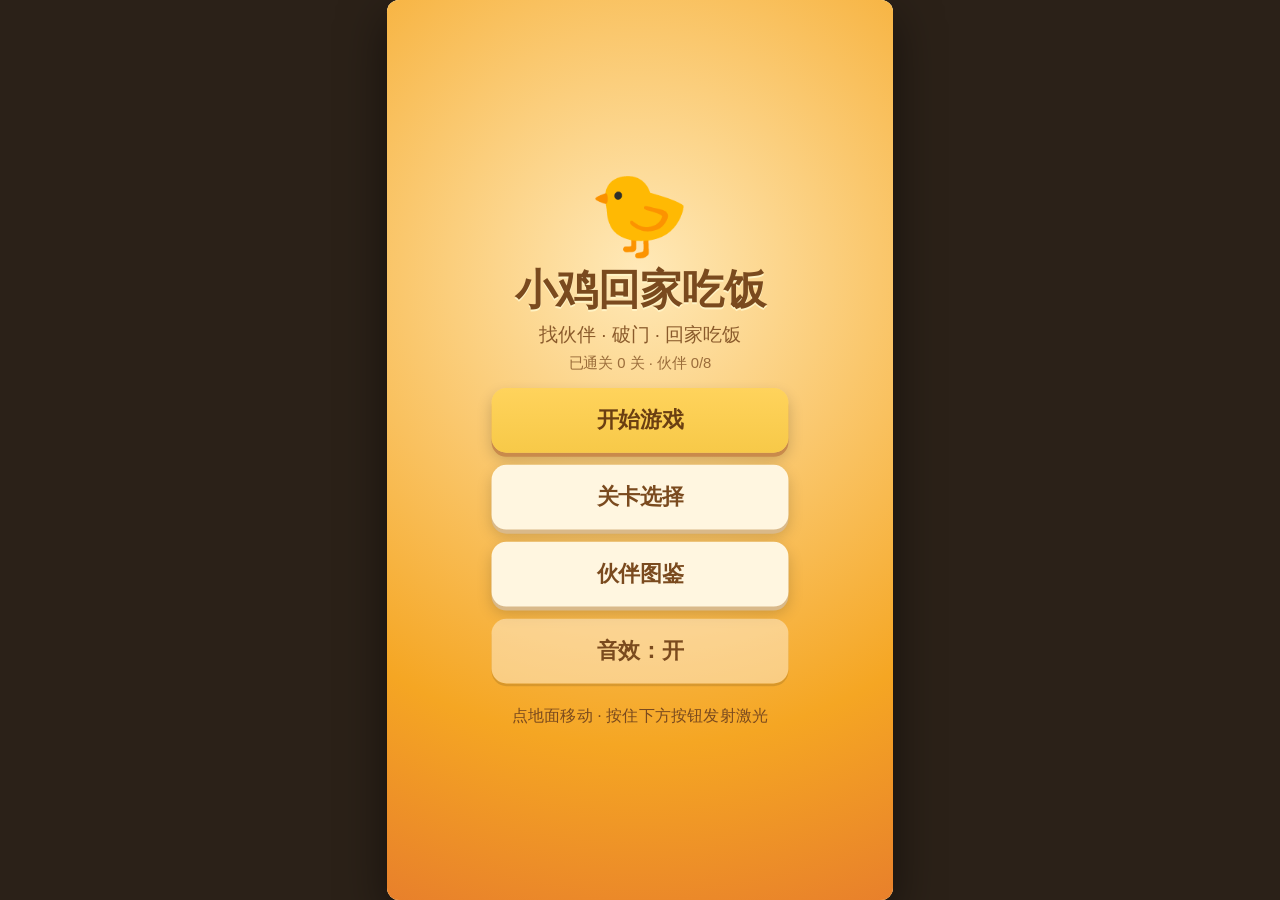
<file: chick-dinner/index.html>
<!DOCTYPE html>
<html lang="zh-CN">
<head>
<meta charset="UTF-8">
<meta name="viewport" content="width=device-width,initial-scale=1,maximum-scale=1,user-scalable=no,viewport-fit=cover">
<title>小鸡回家吃饭</title>
<link rel="stylesheet" href="style.css">
</head>
<body>
<div id="stage">
  <div id="app">

    <canvas id="cv" width="750" height="1334" role="img"
            aria-label="小鸡回家吃饭游戏画面：点地面移动小鸡，按住下方按钮发射激光"></canvas>

    <!-- HUD -->
    <div id="hud" class="hidden">
      <div class="hud-top">
        <button id="btn-back" class="ico-btn">‹ 返回</button>
        <div class="hud-title" id="hud-level">第 1 关</div>
        <div class="hud-right">
          <span id="hud-time">0.0s</span>
          <span class="team-tag">🐤<span id="hud-team">×0</span></span>
          <button id="btn-pause" class="ico-btn">❚❚</button>
        </div>
      </div>
      <div class="energy-wrap">
        <div class="energy-label">电量</div>
        <div class="energy-bar"><div id="energy-fill"></div></div>
      </div>
      <div class="hud-bottom">
        <button id="btn-hint" class="mini-btn">提示</button>
        <button id="fire-btn" class="fire-btn p0">按住发射</button>
        <div class="hint-space"></div>
      </div>
    </div>

    <!-- 主菜单 -->
    <div id="screen-menu" class="screen">
      <div class="logo">
        <div class="logo-chick">🐤</div>
        <h1>小鸡回家吃饭</h1>
        <p class="tag">找伙伴 · 破门 · 回家吃饭</p>
        <p class="prog" id="menu-progress">已通关 0 关 · 伙伴 0/8</p>
      </div>
      <div class="menu-btns">
        <button id="btn-start" class="big-btn primary">开始游戏</button>
        <button id="btn-levels" class="big-btn">关卡选择</button>
        <button id="btn-codex" class="big-btn">伙伴图鉴</button>
        <button id="btn-sound" class="big-btn ghost">音效：开</button>
      </div>
      <p class="tip-line">点地面移动 · 按住下方按钮发射激光</p>
    </div>

    <!-- 关卡选择 -->
    <div id="screen-levels" class="screen hidden">
      <div class="panel">
        <h2>关卡选择</h2>
        <div id="level-list" class="level-list"></div>
        <button id="btn-lv-back" class="big-btn ghost">返回</button>
      </div>
    </div>

    <!-- 开场剧情 -->
    <div id="screen-intro" class="screen hidden">
      <div class="panel intro-panel">
        <h2 id="intro-title">第 1 关</h2>
        <div id="intro-text" class="intro-text"></div>
        <button id="btn-intro-go" class="big-btn primary">出发！</button>
        <button id="btn-intro-back" class="big-btn ghost">返回</button>
      </div>
    </div>

    <!-- 暂停 -->
    <div id="screen-pause" class="screen hidden dim">
      <div class="panel small-panel">
        <h2>暂停</h2>
        <button id="btn-resume" class="big-btn primary">继续游戏</button>
        <button id="btn-pause-retry" class="big-btn">重玩本关</button>
        <button id="btn-pause-menu" class="big-btn ghost">回主界面</button>
      </div>
    </div>

    <!-- 结算 -->
    <div id="screen-result" class="screen hidden">
      <div class="panel result-panel">
        <h2 id="result-title">回到家啦！</h2>
        <div id="result-stars" class="stars"></div>
        <div id="result-info" class="result-info"></div>
        <div id="result-finale" class="finale hidden">
          <p id="finale-text"></p>
          <div class="finale-btns">
            <button id="btn-duck-yes" class="big-btn primary small">让它进来</button>
            <button id="btn-duck-no" class="big-btn ghost small">不用了</button>
          </div>
        </div>
        <button id="btn-next" class="big-btn primary">下一关</button>
        <button id="btn-retry" class="big-btn">再玩一次</button>
        <button id="btn-menu" class="big-btn ghost">回主界面</button>
      </div>
    </div>

    <!-- 图鉴 -->
    <div id="screen-codex" class="screen hidden">
      <div class="panel">
        <h2>伙伴图鉴</h2>
        <div id="codex-list" class="codex-list"></div>
        <button id="btn-cx-back" class="big-btn ghost">返回</button>
      </div>
    </div>

  </div>
</div>

<script src="js/levels.js"></script>
<script src="js/audio.js"></script>
<script src="js/render.js"></script>
<script src="js/game.js"></script>
<script src="js/ui.js"></script>
<script src="js/main.js"></script>
</body>
</html>
</file>
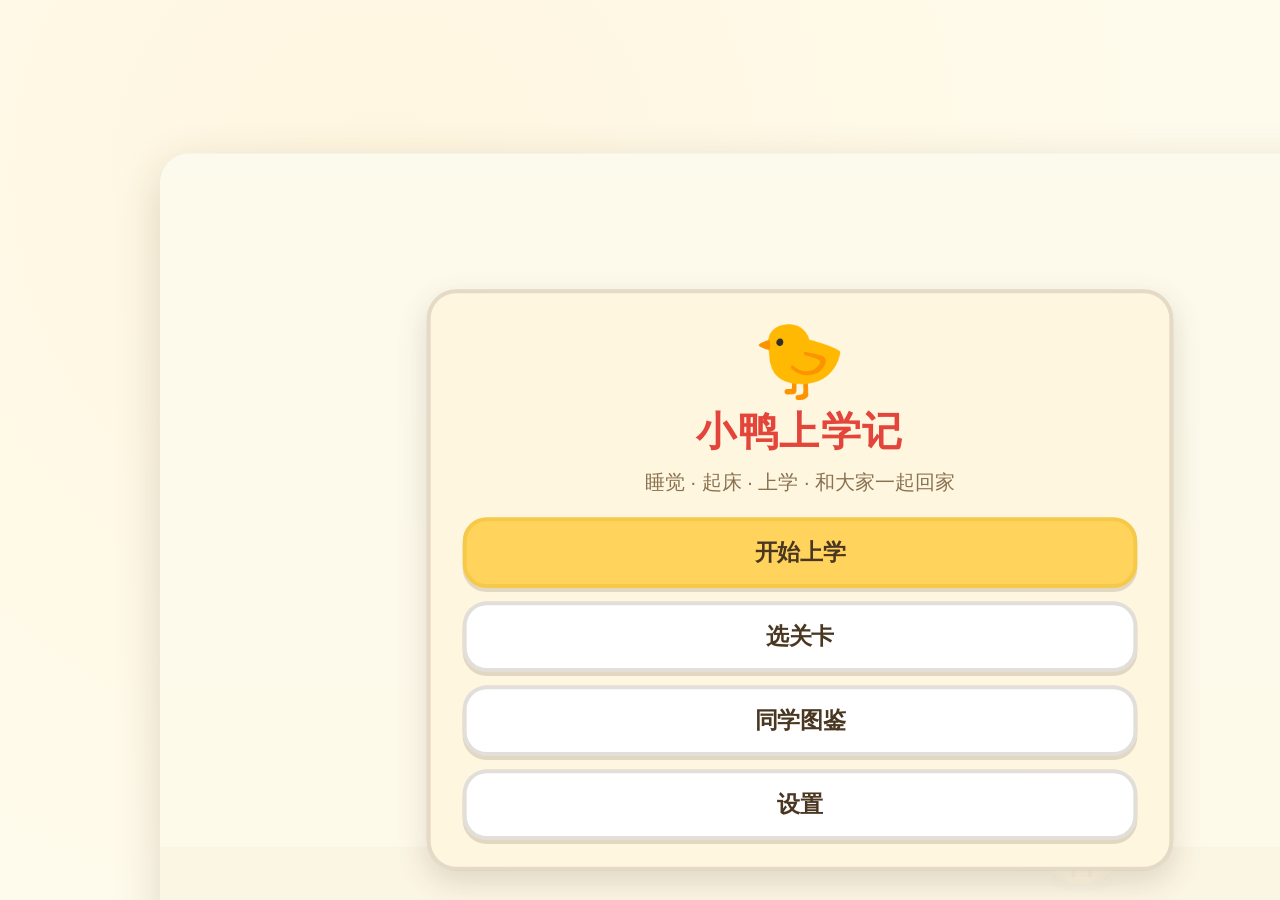
<file: chick-duck-school/index.html>
<!DOCTYPE html>
<html lang="zh-CN">
<head>
<meta charset="utf-8">
<meta name="viewport" content="width=device-width,initial-scale=1,maximum-scale=1,user-scalable=no,viewport-fit=cover">
<meta name="theme-color" content="#FFD35C">
<meta name="apple-mobile-web-app-capable" content="yes">
<title>小鸭上学记</title>
<style>
/* ============================================================
   小鸭上学记 · style.css
   分区：① 变量 ② 基础布局 ③ canvas 舞台 ④ DOM 覆盖层/面板
        ⑤ 开关/统计 ⑥ HUD ⑦ 竖屏 ⑧ 无障碍
   ⚠️ safe-area 变量必须在 :root 里**真的定义**，只写 env() 不定义变量
      会一直是 0（本仓库已在 chick-fan 踩过这个坑）。
   ============================================================ */

/* ---------- ① 变量：小鸡 DNA 8 色 + 小鸭色 + 场景派生色 ---------- */
:root{
  /* 小鸡 DNA 8 色（硬约束：禁止新增色系） */
  --bg:        #FFFBEC;
  --bg-soft:   #FFF6E0;
  --chick:     #FFD35C;   /* 主黄：只给 UI（按钮/进度条/星星） */
  --chick-br:  #F7C948;   /* 深黄 */
  --beak:      #FF9A3C;   /* 橙 */
  --comb:      #E4453A;   /* 红 */
  --ink:       #4A3722;   /* 深棕 */
  --ink-soft:  #8A7250;   /* 浅棕 */

  /* 小鸭主角 */
  --duck-body: #FFE9A8;
  --duck-line: #F7C948;

  /* 场景派生（同色系延展） */
  --sky-out-a: #DFF0FA;   /* 第5关去程 晨光偏冷 */
  --sky-out-b: #FFF3D0;
  --sky-in-a:  #FFE9B8;   /* 第5关回程 午后偏暖 */
  --sky-in-b:  #FFCF8A;
  --warm-veil: rgba(255,180,90,.12);
  --shadow:    rgba(74,55,34,.16);
  --line-w:    3px;

  /* 圆角三档 / 缓动 / 时长：全站唯一来源 */
  --r-sm:14px; --r-md:18px; --r-lg:22px;
  --ease: cubic-bezier(.22,.61,.36,1);
  --dur: .22s;
  --dur-fast: .18s;
  --dur-slow: .26s;

  /* iOS 安全区：四个方向都真的定义，缺一个方向就会算成 0 */
  --sat: env(safe-area-inset-top, 0px);
  --sar: env(safe-area-inset-right, 0px);
  --sab: env(safe-area-inset-bottom, 0px);
  --sal: env(safe-area-inset-left, 0px);

  --font: "PingFang SC","Microsoft YaHei","Hiragino Sans GB",-apple-system,
          BlinkMacSystemFont,"Segoe UI",sans-serif;
}

/* ---------- ② 基础 ---------- */
*{ box-sizing:border-box; -webkit-tap-highlight-color:transparent; }
html,body{ margin:0; padding:0; width:100%; height:100%; overflow:hidden; }
body{
  background: var(--bg);
  color: var(--ink);
  font-family: var(--font);
  min-height:100vh;
  min-height:100dvh;              /* iOS Safari：dvh 才是可视高度 */
  touch-action:none;              /* 禁掉双击缩放 / 橡皮筋滚动 */
  user-select:none;
  -webkit-user-select:none;
}
button{ font-family:var(--font); touch-action:manipulation; }

/* ---------- ③ 舞台：固定 960×640（竖屏 960×900），transform 等比缩放 ---------- */
#stage{
  position:fixed; left:0; top:0; right:0; bottom:0;
  display:flex; align-items:center; justify-content:center;
  background: radial-gradient(circle at 30% 20%, #FFF6E0 0, var(--bg) 70%);
  overflow:hidden;
}
#app{
  position:relative;
  width:960px; height:640px;
  transform-origin:0 0;
  border-radius:var(--r-lg);
  overflow:hidden;
  box-shadow: 0 10px 34px rgba(74,55,34,.18);
  background: var(--sky-out-b);
}
#cv{ display:block; width:100%; height:100%; touch-action:none; }

/* ---------- ④ DOM 覆盖层：分层 pointer-events，面板隐藏=完全不响应 ---------- */
#ui{ position:absolute; inset:0; pointer-events:none; }
#ui > .screen{
  position:absolute; inset:0;
  display:none; flex-direction:column; align-items:center; justify-content:center;
  padding: calc(18px + var(--sat)) calc(18px + var(--sar)) calc(18px + var(--sab)) calc(18px + var(--sal));
  pointer-events:auto;
  background: rgba(255,251,236,.92);
}
#ui > .screen.show{ display:flex; }
#ui > .screen.screen-tip{ background: rgba(255,251,236,.97); }

.card-panel{
  width:min(560px, 92%);
  max-height:100%;
  overflow-y:auto;
  background: var(--bg-soft);
  border: var(--line-w) solid rgba(74,55,34,.14);
  border-radius: var(--r-lg);
  padding: 22px 24px 20px;
  box-shadow: 0 8px 22px var(--shadow);
  text-align:center;
}
.logo-duck{ font-size:56px; line-height:1; margin-bottom:6px; user-select:none; }
.ttl{ font-size:30px; margin:0 0 4px; color:var(--comb); letter-spacing:.04em; }
.sub{ font-size:15px; margin:0 0 14px; color:var(--ink-soft); line-height:1.7; }

.btn-col{ display:flex; flex-direction:column; gap:10px; }
.btn-row{ display:flex; gap:10px; justify-content:center; margin-top:14px; }
.btn{
  min-height:52px; min-width:132px;
  padding: 12px 22px;
  font-size:17px; font-weight:700;
  color:var(--ink);
  background:#fff;
  border:var(--line-w) solid rgba(74,55,34,.16);
  border-radius: var(--r-md);
  box-shadow: 0 3px 0 rgba(74,55,34,.16);
  transition: transform var(--dur) var(--ease), box-shadow var(--dur) var(--ease),
              background var(--dur) var(--ease);
  cursor:pointer;
}
.btn:active{ transform:translateY(3px); box-shadow:none; }
.btn-primary{ background:var(--chick); border-color:var(--chick-br); color:var(--ink); }
.btn-ghost{ background:transparent; box-shadow:none; border-color:rgba(74,55,34,.12); color:var(--ink-soft); }
.btn[disabled]{ opacity:.45; box-shadow:none; cursor:default; }

/* 关卡卡片 */
.level-grid{ display:grid; grid-template-columns:repeat(auto-fit,minmax(132px,1fr)); gap:10px; }
.level-cell{
  position:relative;
  min-height:96px; padding:10px 8px;
  border-radius: var(--r-md);
  background:#fff;
  border: var(--line-w) solid rgba(74,55,34,.14);
  box-shadow: 0 3px 0 rgba(74,55,34,.14);
  cursor:pointer;
  transition: transform var(--dur) var(--ease), box-shadow var(--dur) var(--ease);
}
.level-cell:active{ transform:translateY(3px); box-shadow:none; }
.level-cell .lv-no{ font-size:22px; font-weight:800; color:var(--comb); }
.level-cell .lv-name{ font-size:13px; color:var(--ink-soft); margin-top:3px; line-height:1.4; }
.level-cell .lv-stars{ margin-top:5px; font-size:15px; letter-spacing:2px; color:var(--chick-br); }
.level-cell .lv-stars .off{ opacity:.26; }
.level-cell.locked{ opacity:.5; cursor:default; }
.level-cell.round{ border-color:var(--beak); box-shadow:0 3px 0 var(--beak); }
.level-cell .lv-ck{
  position:absolute; top:4px; right:6px;
  font-size:10px; color:#fff; background:var(--beak);
  padding:2px 6px; border-radius:var(--r-sm);
}

/* 图鉴 */
.gallery-grid{ display:grid; grid-template-columns:repeat(4,1fr); gap:10px; }
.gal-cell{
  border-radius:var(--r-md); background:#fff;
  border:var(--line-w) solid rgba(74,55,34,.12);
  padding:8px 4px 6px; text-align:center;
}
.gal-cell .gal-ic{ font-size:30px; line-height:1.1; }
.gal-cell .gal-nm{ font-size:12px; color:var(--ink-soft); margin-top:2px; }
.gal-cell.off .gal-ic{ filter:grayscale(1) opacity(.3); }
.gal-cell.off .gal-nm{ opacity:.5; }

/* ---------- ⑤ 开关 + 家长统计 ---------- */
.switch-row{
  display:flex; align-items:center; justify-content:space-between;
  padding:10px 4px; border-bottom:1px dashed rgba(74,55,34,.16);
}
.switch-label{ font-size:16px; font-weight:600; }
.switch{
  width:64px; height:36px; min-height:36px; padding:0;
  border:none; border-radius:999px; background:rgba(74,55,34,.2);
  position:relative; cursor:pointer;
  transition: background var(--dur) var(--ease);
}
.switch i{
  position:absolute; top:3px; left:3px;
  width:30px; height:30px; border-radius:50%;
  background:#fff; box-shadow:0 2px 5px var(--shadow);
  transition: translate var(--dur) var(--ease);
}
.switch[aria-checked="true"]{ background:var(--chick); }
.switch[aria-checked="true"] i{ translate:28px 0; }

.stats-box{
  margin:14px 0 12px; padding:12px 14px;
  background:#fff; border-radius: var(--r-md);
  border:1px dashed rgba(74,55,34,.2);
  text-align:left; font-size:13.5px; color:var(--ink-soft);
  max-height:210px; overflow-y:auto;
}
.stats-box h3{ margin:0 0 8px; font-size:15px; color:var(--ink); }
.stats-box .srow{ display:flex; justify-content:space-between; padding:3px 0; }
.stats-box .srow b{ color:var(--ink); font-variant-numeric:tabular-nums; }

/* 结算 */
.stars{ display:flex; gap:10px; justify-content:center; margin:10px 0 14px; }
.stars i{
  width:38px; height:38px; display:block;
  background: rgba(74,55,34,.14);
  clip-path: polygon(50% 0%, 61% 35%, 98% 35%, 68% 57%, 79% 91%, 50% 70%, 21% 91%, 32% 57%, 2% 35%, 39% 35%);
  transition: background var(--dur-slow) var(--ease);
}
.stars i.on{ background:var(--chick); }
.res-rows{ text-align:left; margin-bottom:8px; }
.res-rows .rrow{
  display:flex; justify-content:space-between;
  padding:8px 6px; font-size:15px;
  border-bottom:1px dashed rgba(74,55,34,.14);
}
.res-rows .rrow b{ font-variant-numeric:tabular-nums; }

/* Toast */
#toast{
  position:absolute; left:50%; bottom: calc(64px + var(--sab));
  translate:-50% 0;
  background:rgba(74,55,34,.92); color:#fff;
  font-size:14px; padding:10px 18px; border-radius:var(--r-md);
  opacity:0; transition:opacity var(--dur) var(--ease);
  pointer-events:none; white-space:nowrap; z-index:9;
}
#toast.show{ opacity:1; }

/* ---------- ⑥ canvas 内 HUD 相关的 DOM 辅助（实际 HUD 在 canvas 里画） ---------- */
#ui.passthrough > .screen{ background:transparent; }
#ui.passthrough > .screen.screen-tip,
#ui.passthrough > .screen#screen-title,
#ui.passthrough > .screen#screen-result{ background: rgba(255,251,236,.92); }

/* ---------- ⑦ 竖屏：视野 960×900，上下分屏，上 38% / 下 62% ---------- */
body.portrait #app{ width:960px; height:900px; }
body.portrait .card-panel{ width:min(600px,96%); }

/* ---------- ⑧ 无障碍 ---------- */
@media (prefers-reduced-motion: reduce){
  *, *::before, *::after{
    animation-duration:.01ms !important;
    animation-iteration-count:1 !important;
    transition-duration:.08s !important;
  }
}

</style>
</head>
<body>
<div id="stage">
  <div id="app">
    <canvas id="cv" width="960" height="640"></canvas>

    <!-- ============ DOM 覆盖层：全部面板结构在此，样式在 style.css ============ -->
    <div id="ui">

      <!-- —— 标题页 —— -->
      <section class="screen" id="screen-title">
        <div class="card-panel">
          <div class="logo-duck" aria-hidden="true">🐤</div>
          <h1 class="ttl">小鸭上学记</h1>
          <p class="sub">睡觉 · 起床 · 上学 · 和大家一起回家</p>
          <div class="btn-col">
            <button class="btn btn-primary" id="btn-start">开始上学</button>
            <button class="btn" id="btn-levels">选关卡</button>
            <button class="btn" id="btn-gallery">同学图鉴</button>
            <button class="btn" id="btn-settings">设置</button>
          </div>
        </div>
      </section>

      <!-- —— 关卡选择 —— -->
      <section class="screen" id="screen-levels">
        <div class="card-panel">
          <h2 class="ttl">选一关</h2>
          <div class="level-grid" id="level-grid"><!-- JS 填充 --></div>
          <div class="btn-row">
            <button class="btn" id="btn-lv-back">返回</button>
          </div>
        </div>
      </section>

      <!-- —— 第 5 关「从头跑 / 继续回程」询问 —— -->
      <section class="screen" id="screen-l5ask">
        <div class="card-panel">
          <h2 class="ttl">第 5 关</h2>
          <p class="sub">上次跑到学校门口啦，要继续跑回家吗？</p>
          <div class="btn-col">
            <button class="btn btn-primary" id="btn-l5-fresh">从头跑（推荐）</button>
            <button class="btn" id="btn-l5-resume">继续回程</button>
            <button class="btn btn-ghost" id="btn-l5-cancel">先不玩</button>
          </div>
        </div>
      </section>

      <!-- —— 图鉴（8 位） —— -->
      <section class="screen" id="screen-gallery">
        <div class="card-panel">
          <h2 class="ttl">同学图鉴</h2>
          <div class="gallery-grid" id="gallery-grid"><!-- JS 填充 --></div>
          <div class="btn-row">
            <button class="btn" id="btn-gl-back">返回</button>
          </div>
        </div>
      </section>

      <!-- —— 设置 —— -->
      <section class="screen" id="screen-settings">
        <div class="card-panel">
          <h2 class="ttl">设置</h2>
          <div class="switch-row">
            <span class="switch-label">🎵 音乐</span>
            <button class="switch" id="btn-music" role="switch" aria-checked="true"><i></i></button>
          </div>
          <div class="switch-row">
            <span class="switch-label">🔔 音效</span>
            <button class="switch" id="btn-sfx" role="switch" aria-checked="true"><i></i></button>
          </div>
          <div class="stats-box" id="stats-box"><!-- 家长统计 --></div>
          <div class="btn-col">
            <button class="btn" id="btn-copy-stats">复制统计数据（JSON）</button>
            <button class="btn btn-ghost" id="btn-reset-save">清空存档</button>
            <button class="btn" id="btn-set-back">返回</button>
          </div>
        </div>
      </section>

      <!-- —— 暂停 —— -->
      <section class="screen" id="screen-pause">
        <div class="card-panel">
          <h2 class="ttl">休息一下</h2>
          <div class="btn-col">
            <button class="btn btn-primary" id="btn-resume">继续玩</button>
            <button class="btn" id="btn-retry">重玩本关</button>
            <button class="btn btn-ghost" id="btn-quit">回主页</button>
          </div>
        </div>
      </section>

      <!-- —— 结算 —— -->
      <section class="screen" id="screen-result">
        <div class="card-panel">
          <h2 class="ttl" id="res-ttl">过关啦！</h2>
          <div class="stars" id="res-stars"><i></i><i></i><i></i></div>
          <div class="res-rows" id="res-rows"><!-- 用时/碰撞/相遇 --></div>
          <p class="sub" id="res-extra"></p>
          <div class="btn-col">
            <button class="btn btn-primary" id="btn-next">下一关</button>
            <button class="btn" id="btn-again">再跑一次</button>
            <button class="btn btn-ghost" id="btn-home">回主页</button>
          </div>
        </div>
      </section>

      <!-- —— 竖屏旋转引导（首次） —— -->
      <section class="screen screen-tip" id="screen-rot">
        <div class="card-panel">
          <div class="logo-duck" aria-hidden="true">📱</div>
          <p class="sub">横过来更好玩</p>
          <div class="btn-row">
            <button class="btn" id="btn-rot-close">×</button>
          </div>
        </div>
      </section>

      <!-- —— 通用提示条（复制成功等） —— -->
      <div id="toast"></div>
    </div>
  </div>
</div>
<script>
/* ==== src/js/00-const.js ==== */
/* ===== src/js/00-const.js · 常量与设计 token 的 JS 侧镜像 · 无依赖 ===== */
(function (global) {
  'use strict';

  /* ============================================================
   * AUTO_RUN_FROM_LEVEL —— 手势难度开关（PRD §6.1 Q3 决策预留）
   * ============================================================
   * 含义：从第 N 关起，小鸭自动向前跑，玩家只需「点击 = 跳跃」。
   * 现状：设为 2，即「第 1 关用『按住跑 + 点击跳』做教学，第 2 关起可切成
   *       『默认自动跑 + 点击跳』的单手势模式」。
   * 为什么预留：5–6 岁孩子能否学会「按住跑」尚未真人验证。若盲测（验收 B4）
   *       显示学不会，把这个值改成 1（或在第 2 关开场自动切换）即可，
   *       无需改动任何其他逻辑。
   * 实现要求（本文件下方 autoRunActive() 是**唯一读取点**）：
   *       ① 该常量被实际读取于关卡初始化逻辑，不是死代码；
   *       ② 切换后「按住」手势降级为加速（1.15×）而非唯一前进方式；
   *       ③ 第 1 关无论如何都保持双手势（教学关必须教会「按住」）。
   * 验收 A16 的判定方式：改本常量 → 重建 → 第 2 关起自动前进、第 1 关仍双手势。
   * ============================================================ */
  var AUTO_RUN_FROM_LEVEL = 2;

  var DUCK = {
    /* ---- 逻辑分辨率 ---- */
    DESIGN_W: 960,
    DESIGN_H: 640,
    DESIGN_H_PORTRAIT: 900,      /* 竖屏视野更高 = 看得更远，不是拉窄 */

    /* ---- 网格 / 物理（PRD §6.2，全部帧率无关：v += a*dt; p += v*dt）---- */
    GRID: 64,
    GRAVITY: 2200,
    V0_TAP: -880,                 /* 峰高 ≈ 176px */
    V0_HOLD: -980,                /* 峰高 ≈ 218px，holdMs ≥ 180 触发 */
    HOLD_MS_THRESHOLD: 180,
    CRUISE: 265,
    CRUISE_INBOUND: 280,          /* 第 5 关回程（轻快归家） */
    BOOST_MUL: 1.35,
    BOOST_SPEED: 360,
    MAX_VY: 1400,
    ACCEL_TIME: 0.35,
    DECEL_TIME: 0.25,
    AUTO_RUN_ACCEL: 1.15,         /* AUTO_RUN 模式下「按住」= 1.15× 加速 */

    /* ---- 碰撞盒：比视觉小 20%，宽容判定（PRD §6.2）---- */
    BOX_W: 44,
    BOX_H: 52,

    /* ---- 固定步长物理 ---- */
    FIXED_DT: 1 / 120,
    MAX_STEPS: 6,

    /* ---- 相遇触发距离 1.5 格 ---- */
    MEET_DIST: 96,
    FOLLOW_OFFSET: 60,            /* 队伍侧后方 60px */

    /* ---- 水洼腾空豁免 ----
     * puddle 是 fall:true / solid:false / h:0 的「踩空即落水」判定块，本身没有高度可供站立。
     * 若只看水平位置 d.s 落在水洼范围内就判落水，那么跳到峰顶（离地 176px）也会被判落水 ——
     * 水洼就永远跳不过去，第 3 关直接无解。故：脚底离地 ≥ PUDDLE_CLEAR 视为腾空越过。
     * 24px = 小鸭脚离地一个小台阶的高度，起跳后第 2~3 个物理帧即可达到，手感上是「跳起来就过」。 */
    PUDDLE_CLEAR: 24,

    /* ---- 碰撞演出 ---- */
    HIT_TOTAL: 0.90,              /* 三段演出总时长，PRD §5.3 */
    HIT_STAGE1: 0.15,
    HIT_STAGE2: 0.55,
    BUMP_VX: 180,
    BUMP_VY: -420,
    BUMP_BACK: 40,                /* 复位到障碍前 40px（§5.3 ④） */

    /* ---- 卡关兜底 ---- */
    STUCK_SEC: 6,                 /* 同位置 6s 无前进 */
    ASSIST_SEC: 1.5,              /* 自动前进 1.5s */

    /* ---- 幕一 ---- */
    ACT1_TOTAL: 25.0,
    ACT1_FADE_MIN: 3.2,           /* 渐弱底线，不可压缩 */
    ACT1_SKIP_FADE: 300,          /* 跳过时呼噜 0.3s 淡出 */
    BREATH_PERIOD: 2.8,

    /* ---- 幕二 ---- */
    ACT2_TOTAL: 30.0,

    /* ---- 第 5 关 ---- */
    L5_GATE_TOLERANCE: 24,        /* T1/T3 的终点容差：一帧跨过不漏触发 */
    MID_EVENT_MS: 1200,
    TURN_MS: 500,                 /* 全体转身 180° */
    VICTORY_MS: 2500,             /* CLEAR → finale 前的胜利演出 */

    /* ---- 存档 ---- */
    SAVE_KEY: 'chick-duck-school:save:v1',
    SAVE_VERSION: 1,

    /* ---- 音频 ---- */
    MASTER: 0.5, SFX_BUS: 0.9, MUSIC_BUS: 0.9, SNORE_BUS: 0.9,
    SFX_THROTTLE_MS: 60,          /* 同名音效 60ms 内重复忽略 */
    MAX_VOICE: 3,                 /* ★ 同时发声的**音效**节点 ≤ 3（架构 §5.4 ②） */
    MUSIC_VOICE: 6,               /* BGM 预排音符独立配额：音乐节点必须另算，
                                     否则「同时发声≤3」会把前瞻排好的下一个音符 stop 掉，BGM 直接断 */
    MIR_RISE: 6,                  /* 呼噜增益镜像上升速率（/s，与真实 ramp 同一条曲线） */
    MIR_FADE: 0.3,                /* 跳过时呼噜线性淡出秒数（PRD §4：0.3 秒淡出到 0） */

    /* ---- 手势阈值（PRD §6.1）---- */
    TAP_MOVE_TOL: 12,
    TAP_TIME_TOL: 220,

    /* ---- 热区 ---- */
    HOT_MIN: 44,

    /* ---- 操作区划分（D10：操作区占下 62%，上方 38% 只响应显式按钮）---- */
    PLAY_ZONE_RATIO: 0.62,
    TOP_ZONE_RATIO: 0.38,

    /* ---- 8 位同学白名单（D6：图鉴做 8 位）---- */
    FRIENDS: ['sheep', 'qiaoqiao', 'kelin', 'cat', 'dog', 'pig', 'rabbit', 'goose'],

    /* ---- 配色 token 镜像（canvas 侧；与 style.css 一一对应）---- */
    C: {
      bg: '#FFFBEC', bgSoft: '#FFF6E0', chick: '#FFD35C', chickBr: '#F7C948',
      beak: '#FF9A3C', comb: '#E4453A', ink: '#4A3722', inkSoft: '#8A7250',
      duckBody: '#FFE9A8', duckLine: '#F7C948',
      skyOutA: '#DFF0FA', skyOutB: '#FFF3D0',
      skyInA: '#FFE9B8', skyInB: '#FFCF8A',
      shadow: 'rgba(74,55,34,.16)'
    },

    /* ---- 圆角三档的 canvas 等比值（960 基准）---- */
    R: { sm: 7, md: 9, lg: 11 },

    EASE: 'cubic-bezier(.22,.61,.36,1)',

    VERSION: '1.0.0',
    BUILD: 'duck-school'
  };

  /** 唯一读取点：判断「本关是否处于自动前进模式」。第 1 关永远双手势。 */
  DUCK.autoRunActive = function (levelIndex) {
    return levelIndex + 1 >= AUTO_RUN_FROM_LEVEL;
  };
  DUCK.AUTO_RUN_FROM_LEVEL = AUTO_RUN_FROM_LEVEL;

  /** 便捷：把秒格式化为 mm:ss */
  DUCK.fmtTime = function (ms) {
    var s = Math.max(0, Math.round(ms / 100) / 10);
    var m = Math.floor(s / 60);
    var r = s - m * 60;
    return m + '分' + (r < 10 ? '0' : '') + r.toFixed(1) + '秒';
  };

  /* 8 位同学的固定站位顺序（结局列队用） */
  DUCK.LINEUP = ['sheep', 'qiaoqiao', 'kelin', 'cat', 'dog', 'pig', 'rabbit', 'goose'];

  global.DUCK = DUCK;
})(window);


/* ==== src/js/05-save.js ==== */
/* ===== src/js/05-save.js · 存档层（5 层损坏回退） · 依赖 00-const ===== */
(function (global) {
  'use strict';

  var K = global.DUCK.SAVE_KEY;
  var VER = global.DUCK.SAVE_VERSION;

  /* ---------- 默认存档（唯一来源） ---------- */
  function defaultSave() {
    return {
      version: VER,
      progress: {
        unlocked: 1,
        cleared: {},                 /* {"1": {stars,timeMs,bumps,met}} */
        l5Checkpoint: null           /* null | {phase:'mid'|'inbound', segTimeMs, bumps, met} */
      },
      gallery: {
        sheep: false, cat: false, dog: false, pig: false,
        rabbit: false, goose: false, qiaoqiao: false, kelin: false
      },
      hygiene: { potty: false, wash: false, wipe: false, bag: false },
      settings: { music: true, sfx: true, rotTipShown: false },
      stats: {
        totalRuns: 0, totalBumps: 0,
        firstPlayAt: null, lastPlayAt: null,
        l5out: 0, l5back: 0, inboundStuck: 0, act1Skip: 0,
        stuckCount: 0, autoRun: 0,
        orientation: 'unknown'
      }
    };
  }

  var FRIENDS = global.DUCK.FRIENDS;
  var CLEARED_CLAMP = { stars: [0, 3], timeMs: [0, 3600000], bumps: [0, 9999] };

  /* ---------- 逐字段 sanitize：只接受类型匹配的字段，其余回默认 ---------- */
  function isPlainObject(v) {
    return v !== null && typeof v === 'object' && !Array.isArray(v);
  }

  function num(src, def, lo, hi) {
    if (typeof src !== 'number' || !isFinite(src)) return def;
    var v = src;
    if (lo !== undefined && v < lo) v = lo;
    if (hi !== undefined && v > hi) v = hi;
    return v;
  }

  function sanitizeCleared(src, def) {
    var out = {};
    if (!isPlainObject(src)) return out;
    for (var k in src) {
      if (!Object.prototype.hasOwnProperty.call(src, k)) continue;
      if (!/^[1-5]$/.test(k)) continue;                    /* 只有 1..5 关 */
      var v = src[k];
      if (!isPlainObject(v)) continue;
      var met = [];
      if (Array.isArray(v.met)) {
        for (var i = 0; i < v.met.length; i++) {
          var id = v.met[i];
          if (typeof id === 'string' && FRIENDS.indexOf(id) >= 0) met.push(id);
        }
      }
      out[k] = {
        stars: num(v.stars, 0, CLEARED_CLAMP.stars[0], CLEARED_CLAMP.stars[1]),
        timeMs: num(v.timeMs, 0, CLEARED_CLAMP.timeMs[0], CLEARED_CLAMP.timeMs[1]),
        bumps: num(v.bumps, 0, CLEARED_CLAMP.bumps[0], CLEARED_CLAMP.bumps[1]),
        met: met
      };
    }
    return out;
  }

  function sanitizeCheckpoint(v) {
    if (!isPlainObject(v)) return null;
    if (v.phase !== 'mid' && v.phase !== 'inbound') return null;   /* D5：只有两态 */
    if (typeof v.segTimeMs !== 'number' || !isFinite(v.segTimeMs) || v.segTimeMs < 0) return null;
    var met = [];
    if (Array.isArray(v.met)) {
      for (var i = 0; i < v.met.length; i++) {
        if (typeof v.met[i] === 'string' && FRIENDS.indexOf(v.met[i]) >= 0) met.push(v.met[i]);
      }
    }
    return {
      phase: v.phase,
      segTimeMs: v.segTimeMs,
      bumps: num(v.bumps, 0, 0, CLEARED_CLAMP.bumps[1]),
      met: met
    };
  }

  /**
   * 深合并 sanitize。
   * 规则：src 有而 def 没有的键一律丢弃（防旧版/恶意数据渗入）。
   */
  function sanitize(src, def) {
    if (!isPlainObject(def)) return def;
    if (!isPlainObject(src)) return def;
    var out = {};
    for (var k in def) {
      if (!Object.prototype.hasOwnProperty.call(def, k)) continue;
      var d = def[k], s = src[k];
      if (Array.isArray(d)) { out[k] = d.slice(); continue; }
      if (isPlainObject(d)) {
        /* 特殊结构 */
        if (k === 'cleared') { out[k] = sanitizeCleared(s, d); continue; }
        if (k === 'l5Checkpoint') { out[k] = sanitizeCheckpoint(s); continue; }
        out[k] = sanitize(s, d);
        continue;
      }
      if (d === null) { out[k] = (s === null) ? null : def[k]; continue; }
      if (typeof d === 'number') { out[k] = num(s, d, fieldClamp(k)[0], fieldClamp(k)[1]); continue; }
      if (typeof d === 'boolean') { out[k] = (typeof s === 'boolean') ? s : d; continue; }
      if (typeof d === 'string') {
        if (typeof s !== 'string') { out[k] = d; continue; }
        if (k === 'orientation') { out[k] = (s === 'portrait' || s === 'landscape') ? s : d; continue; }
        out[k] = s;
        continue;
      }
      out[k] = d;
    }
    return out;
  }

  /* number 字段的区间钳制表 */
  function fieldClamp(key) {
    switch (key) {
      case 'unlocked': return [1, 5];
      case 'segTimeMs': return [0, 3600000];
      case 'bumps': return [0, 9999];
      case 'totalRuns': case 'totalBumps': case 'l5out': case 'l5back':
      case 'inboundStuck': case 'act1Skip': case 'stuckCount': case 'autoRun':
        return [0, 999999];
      default: return [undefined, undefined];
    }
  }

  /* ---------- 5 层回退 ---------- */
  var data = defaultSave();

  /** 就地替换内容但**保持对象身份**（Save.data 是活引用，整体换对象会让所有调用方读到孤儿对象） */
  function replaceAll(target, src) {
    for (var k in target) {
      if (Object.prototype.hasOwnProperty.call(target, k)) delete target[k];
    }
    for (var j in src) {
      if (Object.prototype.hasOwnProperty.call(src, j)) target[j] = src[j];
    }
    return target;
  }

  function load() {
    var DEF = defaultSave();
    var raw = null;
    try { raw = global.localStorage.getItem(K); }        /* 第 1 层：隐私模式 */
    catch (e) { return replaceAll(data, DEF); }
    if (raw === null || raw === undefined) { return replaceAll(data, DEF); }

    var parsed = null;
    try { parsed = JSON.parse(raw); }                      /* 第 2 层：JSON 损坏 */
    catch (e) { return replaceAll(data, DEF); }

    if (parsed === null || typeof parsed !== 'object' || Array.isArray(parsed)) {
      return replaceAll(data, DEF);                        /* 第 3 层：类型错 */
    }
    /* 版本超前：整体重置（宁可重置也不乱读） */
    if (typeof parsed.version === 'number' && parsed.version > VER) {
      return replaceAll(data, DEF);
    }

    /* 第 4 层：逐字段类型校验 + 深合并 */
    var base = sanitize(parsed, DEF);
    base.version = VER;
    return replaceAll(data, base);
  }

  function flush() {
    try { global.localStorage.setItem(K, JSON.stringify(data)); }
    catch (e) { /* 配额满 / Safari 隐私模式：静默失败，游戏继续 */ }
  }

  function reset() {
    replaceAll(data, defaultSave());
    flush();
    return data;
  }

  /** 统计打点：自动夹在合法区间并限制 key 长度 */
  function bumpStat(name, add) {
    var st = data.stats;
    if (!st) return;
    var n = (add === undefined) ? 1 : add;
    var v = st[name];
    if (typeof v !== 'number' || !isFinite(v)) v = 0;
    v += n;
    if (v < 0) v = 0;
    if (v > 999999) v = 999999;
    st[name] = Math.round(v);
  }

  function now() {
    try { return new Date().toISOString(); } catch (e) { return null; }
  }

  function markRun() {
    if (!data.stats.firstPlayAt) data.stats.firstPlayAt = now();
    data.stats.lastPlayAt = now();
    bumpStat('totalRuns', 1);
  }

  /** 读取原始字符串（QA 钩子用；存储不可用返回 null） */
  function saveRaw() {
    try { return global.localStorage.getItem(K); } catch (e) { return null; }
  }

  /** 写坏存档，模拟 QA 的破坏测试 */
  function corruptSave(kind) {
    try {
      if (kind === 'json') global.localStorage.setItem(K, '{{{');
      else if (kind === 'type') global.localStorage.setItem(K, '{"version":1,"progress":{"unlocked":"abc"}}');
      else if (kind === 'array') global.localStorage.setItem(K, '[]');
      else if (kind === 'null') global.localStorage.setItem(K, 'null');
      else if (kind === 'future') global.localStorage.setItem(K, '{"version":999}');
      else if (kind === 'met') global.localStorage.setItem(K, JSON.stringify({
        version: 1, progress: { cleared: { '1': { stars: 99, timeMs: 'x', bumps: -5, met: ['sheep', 'hacker'] } } }
      }));
      else return false;
    } catch (e) { return false; }
    return true;
  }

  global.Save = {
    data: data,
    load: load,
    flush: flush,
    reset: reset,
    sanitize: sanitize,
    defaultSave: defaultSave,
    bumpStat: bumpStat,
    markRun: markRun,
    saveRaw: saveRaw,
    corruptSave: corruptSave,
    /** l5Checkpoint 读写删（R1 / A8） */
    checkpoint: function (write) {
      if (write === undefined) return data.progress.l5Checkpoint;
      if (write === null) { data.progress.l5Checkpoint = null; flush(); return null; }
      data.progress.l5Checkpoint = sanitizeCheckpoint(write);
      flush();
      return data.progress.l5Checkpoint;
    }
  };
})(window);


/* ==== src/js/09-audio-tables.js ==== */
/* ===== src/js/09-audio-tables.js · 纯数据：30 条音效 + 4 通用 UI 音效 + 5 段 BGM · 依赖 00-const =====
 * ⚠️ 这里是**数据不是逻辑**：只有音高 / 时长 / 包络参数，一个函数都没有。
 *    挂在 DUCK 下（DUCK.AudioTables）而不是新增第 12 个全局单例 ——
 *    架构 §1.1 写死「只挂 11 个 PascalCase 全局」，这里必须守。
 *
 * 音效步进格式（引擎的 emit() 直接吃这个数组）：
 *   [c, f, fTo, dur, w, vol, delayMs, q, glide]
 *     c     0 = 波形振荡器 / 1 = 白噪过滤波
 *     f,fTo 起止频率（Hz）；fTo=0 表示不滑音
 *     w     c=0: 0 sine 1 square 2 sawtooth 3 triangle
 *           c=1: 0 bandpass 1 lowpass 2 highpass
 *     vol   峰值音量（0~1）；delayMs 相对本条音效起点的延迟
 *     q     滤波器 Q（仅 c=1）
 *     glide >0 表示长音微升（linearRamp × (1+glide)），用于回程曲的柔和铺底
 *   值是数组 → 直接播放；字符串 → 持续音动作；函数 → 按调用参数动态生成。
 */
(function (global) {
  'use strict';

  global.DUCK.AudioTables = {
    SFX: {
      /* —— 幕一 1-4 —— */
      snore: 'LOOP1', snoreMid: 'LOOP3', snore_fade: 'FADE',
      zzz: [[0, 520, 900, .09, 0, .1, 0]],
      sunlight: [[0, 1046, 0, .7, 0, .12, 0], [1, 3000, 6000, 1.4, 0, .03, 0, .6]],
      /* —— 幕二 5-16 —— */
      birdcall: [[0, 800, 1400, .16, 3, .12, 0], [0, 900, 1500, .14, 3, .1, 240]],
      yawn: [[0, 420, 180, 1.2, 0, .13, 0], [1, 900, 300, 1, 1, .05, 0, .5]],
      belly_rumble: [[0, 60, 48, .12, 0, .22, 0], [0, 60, 48, .12, 0, .22, 180], [0, 60, 48, .12, 0, .22, 360]],
      door_close: [[0, 200, 90, .22, 1, .16, 0], [0, 900, 1200, .16, 2, .04, 50]],
      toilet_moan: [[0, 140, 0, .3, 1, .1, 0], [0, 132, 0, .32, 1, .1, 500]],
      flush: [[1, 800, 0, 1.2, 2, .16, 0]],
      tap_water: [[1, 600, 2400, .9, 0, .14, 0, 1.2]],
      scrub: [[1, 1800, 0, .1, 0, .1, 0, 2], [1, 1800, 0, .1, 0, .1, 250], [1, 1800, 0, .1, 0, .1, 500]],
      bubble_pop: [[0, 300, 1100, .05, 0, .14, 0]],
      wipe: [[1, 2600, 0, .3, 0, .07, 0, .8]],
      water_fling: [[1, 1400, 0, .16, 0, .1, 0], [1, 1100, 0, .16, 0, .075, 160], [1, 800, 0, .16, 0, .05, 320]],
      schoolBell: [[0, 880, 0, .26, 0, .16, 0], [0, 1320, 0, .22, 0, .1, 0], [0, 880, 0, .26, 0, .16, 300],
        [0, 1320, 0, .22, 0, .1, 300], [0, 880, 0, .26, 0, .16, 600], [0, 1320, 0, .22, 0, .1, 600]],
      /* —— 玩法 17-23 —— */
      run_step: function (o) { return [[0, 200 + (o && o.rate ? o.rate * 120 : 0), 0, .05, 1, .05, 0]]; },
      jump: [[0, 400, 1000, .09, 0, .14, 0]],
      land: [[0, 120, 0, .09, 0, .14, 0], [1, 400, 0, .07, 1, .06, 0, .5]],
      jump_high: [[0, 400, 1000, .09, 0, .14, 0], [0, 1200, 1900, .1, 0, .08, 0, .6]],
      ouch: [[0, 200, 500, .12, 3, .18, 0], [0, 500, 240, .16, 3, .12, 120]],
      sit_stars: [[0, 784, 0, .14, 3, .1, 0], [0, 1004, 0, .14, 3, .1, 120], [0, 1224, 0, .14, 3, .1, 240]],
      lotus_dunk: [[0, 150, 70, .18, 0, .18, 0]],
      /* —— 剧情 24 / 结算 25-26 —— */
      greet_hi: function (o) { var b = (o && o.by) || 0; return [[0, 660 + b * 40, 0, .09, 3, .14, 0], [0, 990 + b * 40, 0, .12, 3, .12, 100]]; },
      star_ding: function (o) { var i = (o && o.i) || 0; return [[0, 660 + i * 260, 0, .18, 3, .16, 0]]; },
      cheer_win: [[0, 523, 0, .24, 3, .13, 0], [0, 659, 0, .24, 3, .13, 100], [0, 784, 0, .24, 3, .13, 200],
        [0, 1047, 0, .24, 3, .13, 300], [0, 880, 0, .3, 0, .1, 420], [0, 1320, 0, .3, 0, .08, 460]],
      /* —— 第 5 关 28/30 —— */
      go_back_cue: [[0, 700, 1100, .16, 3, .14, 0], [0, 1100, 1400, .2, 1, .07, 160]],
      victory_bell: [[0, 660, 0, .6, 0, .16, 0], [0, 990, 0, .6, 0, .12, 0], [0, 1320, 0, .5, 0, .1, 0], [0, 1760, 0, .7, 0, .06, 120]],
      /* —— 通用 UI（4 条补充） —— */
      ui_tap: [[0, 660, 880, .07, 3, .14, 0]],
      ui_back: [[0, 420, 260, .09, 3, .13, 0]],
      ui_pause: [[0, 520, 360, .12, 0, .13, 0]],
      confetti_small: [[1, 2400, 0, .3, 0, .08, 0, .7], [0, 880, 1400, .2, 3, .1, 0, .5]],
      confetti_big: [[0, 523, 0, .3, 3, .11, 0], [0, 653, 0, .3, 3, .11, 70], [0, 783, 0, .3, 3, .11, 140],
        [0, 913, 0, .3, 3, .11, 210], [0, 1043, 0, .3, 3, .11, 280], [0, 1173, 0, .3, 3, .11, 350],
        [1, 3000, 0, .6, 0, .1, 0, .5]],
      /* —— 碰撞「咚 / 噗 / 落水」（§5.3 三段演出的第一、三段） —— */
      bump: [[0, 180, 110, .13, 1, .14, 0]],
      stand_pop: [[1, 700, 0, .1, 1, .1, 0], [0, 300, 520, .1, 0, .08, 0, .5]],
      splash: [[1, 1200, 300, .4, 0, .16, 0]]
    },

    /* BGM 旋律用「步进字符串」：'音高/占位步数'，0 = 休止。
       bpm 决定节拍，vol 是该轨总音量，w 是音色，drum=2 表示每 2 步一个鼓点。 */
    TRACKS: {
      /* A 安静夜 · 极简摇篮曲，几乎无声（总音量 7%） */
      nightLullaby: { bpm: 58, vol: .07, w: 0, s: '392/4 0/2 349/4 0/2 330/6 0/6', b: '196/12' },
      /* B 呼噜床 · 无旋律，低音嗡鸣（打呼噜音效本身循环） */
      snoreBed: { bpm: 40, vol: .09, w: 2, s: '55/8 0/2 55/8', b: '' },
      /* C 上学进行曲 · 120 BPM 木琴 + 手风琴，圆场感 */
      schoolMarch: { bpm: 120, vol: .11, w: 3, b: '131/4 147/4 165/4 147/4 131/4 147/4 196/8',
        s: '523/2 659/2 784/2 659/2 587/2 659/2 523/4 587/2 698/2 880/2 784/2 659/2 587/2 523/4' },
      /* D 上学奔跑曲 · 126 BPM 密集八分 + 鼓点，冲线欲强 */
      schoolRun: { bpm: 126, vol: .11, w: 1, drum: 2, b: '131/2 131/2 196/2 196/2 147/2 147/2 165/2 165/2',
        s: '523/1 659/1 784/1 659/1 587/1 659/1 523/2 587/1 698/1 880/1 784/1 784/1 698/1 659/2 523/1 587/1 659/1 784/1 880/1 784/1 659/1 587/1' },
      /* E 放学归家曲 · 100 BPM 长音铺底、无鼓点，平缓温暖（与 D 明显不同） */
      homeWalk: { bpm: 100, vol: .10, w: 3, long: 1, b: '110/8 131/8 98/8 110/8',
        s: '440/6 523/4 494/6 392/6 440/6 587/4 523/8' }
    }
  };
})(window);

/* ==== src/js/10-audio.js ==== */
/* ===== src/js/10-audio.js · WebAudio 引擎（发声原语 / 呼噜 / 前瞻调度时钟） · 依赖 00-const 09-audio-tables =====
 * 全部实时合成，零音频文件（硬约束 #10）。硬规则（架构 §5.4）：① 同名音效 60ms 内重复忽略
 * ② **音效**同时发声 ≤3 ③ 指数 ramp 目标值用 0.0001 ④ BGM 用 setInterval(25ms) 前瞻调度
 * ⑤ 首个用户手势才建 AudioContext。音色数据全在 09-audio-tables.js，改音色永不碰本文件。
 * ⚠️ ② 的配额**只对音效生效**：BGM 音符在 100ms 前瞻窗口里预排进 AudioContext，若与音效共用同一
 *    计数器，第 4 个预排音符会把第 1 个 stop 掉（表现为 BGM 断续）→ 故 MUSIC_VOICE 独立配额。
 */
(function (global) {
  'use strict';

  var K = global.DUCK;
  var WAVES = ['sine', 'square', 'sawtooth', 'triangle'], FILTERS = ['bandpass', 'lowpass', 'highpass'];
  var SFX = K.AudioTables.SFX, TRACKS = K.AudioTables.TRACKS;
  var C = null, master = null, sfxBus = null, musicBus = null, snoreBus = null;
  var unlocked = false, musicOn = true, sfxOn = true;
  var lastPlay = {}, sfxVoices = [], musVoices = [], loops = {};
  var mir = 0, mirTarget = 0, mirFade = null;
  var timer = null, nextT = 0, stepI = 0, curTrack = null, wantTrack = null, musicGain = null;
  var EP = 0.0001;                 /* 指数 ramp 的非零底值：写 0 会把 Gain 变 NaN 而彻底静音 */

  /* ---------- 上下文：首个用户手势才创建（省电 + 免自动播放拦截） ---------- */
  function ac() {
    if (C) return C;
    if (!unlocked) return null;
    var AC = global.AudioContext || global.webkitAudioContext;
    if (!AC) return null;
    C = new AC();
    master = C.createGain(); master.gain.value = K.MASTER; master.connect(C.destination);
    sfxBus = C.createGain(); sfxBus.gain.value = sfxOn ? K.SFX_BUS : 0; sfxBus.connect(master);
    musicBus = C.createGain(); musicBus.gain.value = musicOn ? K.MUSIC_BUS : 0; musicBus.connect(master);
    snoreBus = C.createGain(); snoreBus.gain.value = K.SNORE_BUS; snoreBus.connect(master);
    return C;
  }
  function unlock() {
    unlocked = true;
    try { var c = ac(); if (c && c.state === 'suspended') c.resume(); } catch (e) {}
  }
  /** 淡入/淡出到目标增益。durSec=0 立即切换；一律线性（exponential 到 0 会 NaN） */
  function ramp(node, vol, durSec) {
    if (!node || !C) return;
    try {
      var t = C.currentTime;
      node.gain.cancelScheduledValues(t);
      node.gain.setValueAtTime(Math.max(EP, node.gain.value), t);
      if (durSec) node.gain.linearRampToValueAtTime(vol, t + Math.max(0.05, durSec));
      else node.gain.setValueAtTime(vol, t);
    } catch (e) {}
  }
  /** 节点入队 + 超配额淘汰最老的一个。音效/音乐配额分离是 BGM 不断音的关键 */
  function pushVoice(v, list, quota) {
    list.push(v);
    while (list.length > quota) { var old = list.shift(); try { old.stop(); } catch (e) {} }
  }
  /** 旧轨淡出后 disconnect，不留悬挂节点（切 5 次 BGM 会攒 5 条静音总线） */
  function killMusicGain(ms) {
    if (!musicGain) return;
    var old = musicGain;
    ramp(old, EP, ms);
    setTimeout(function () { try { old.disconnect(); } catch (e) {} }, ms * 1000 + 80);
    musicGain = null;
  }

  /* ---------- 唯一发声原语 ----------
   * tone 与 noise 只差「信号源」：前者是波形振荡器，后者是白噪 + 带通滤波。包络、ramp、
   * 时间基准完全一致 —— 合成一个函数，才不会出现两条包络曲线写法不同步的隐患。
   * @param {Array} p 步进数组 [c,f,fTo,dur,wave,vol,delayMs,q,glide]
   * @param {?Object} bus 目标总线（默认音效总线）
   * @param {boolean} isMusic true=走 MUSIC_VOICE 配额，不与音效抢名额 */
  function emit(p, bus, isMusic) {
    var c = ac(); if (!c) return;
    var t0 = c.currentTime + (p[6] || 0) / 1000, dur = p[3], src, fl, i;
    if (p[0] === 0) {                              /* tone */
      src = c.createOscillator();
      src.type = WAVES[p[4]] || 'sine';
      src.frequency.setValueAtTime(Math.max(20, p[1]), t0);
      if (p[2]) src.frequency.exponentialRampToValueAtTime(Math.max(20, p[2]), t0 + dur);
      if (p[8]) src.frequency.linearRampToValueAtTime(Math.max(20, p[1]) * (1 + p[8]), t0 + dur);
    } else {                                        /* noise */
      var len = Math.max(1, Math.floor(c.sampleRate * dur));
      var buf = c.createBuffer(1, len, c.sampleRate), d = buf.getChannelData(0);
      for (i = 0; i < len; i++) d[i] = (Math.random() * 2 - 1) * (1 - i / len);  /* 尾端衰减，避免爆音 */
      src = c.createBufferSource(); src.buffer = buf;
      fl = c.createBiquadFilter();
      fl.type = FILTERS[p[4]] || 'bandpass';
      fl.frequency.setValueAtTime(Math.max(40, p[1]), t0);
      if (p[2]) fl.frequency.exponentialRampToValueAtTime(Math.max(40, p[2]), t0 + dur);
      fl.Q.value = p[7] || 1;
      src.connect(fl);
    }
    var g = c.createGain();
    g.gain.setValueAtTime(EP, t0);                              /* ⚠️ 不能留默认 1，第一帧会炸响 */
    g.gain.exponentialRampToValueAtTime(Math.max(0.0002, p[5]), t0 + Math.min(0.012, dur * 0.3));
    g.gain.exponentialRampToValueAtTime(EP, t0 + dur);
    (fl || src).connect(g);
    g.connect(bus || sfxBus);
    src.start(t0); src.stop(t0 + dur + 0.02);
    pushVoice(src, isMusic ? musVoices : sfxVoices, isMusic ? K.MUSIC_VOICE : K.MAX_VOICE);
  }

  /* ---------- 呼噜持续音 + 增益镜像 ----------
   * 镜像存在的理由：无音频设备的环境（headless / CI）里 AudioContext 可能不推进 currentTime，
   * 直接读 gain.value 会永远停在 setValueAtTime 的初值，A2b ③ 的断言就失去意义。
   * 镜像由主循环每帧 advance(dt) 推进，曲线与真实 ramp 同一条，无断崖。 */
  function startSnore(level) {
    mirTarget = Math.max(mirTarget, level);
    if (loops.snore) { loops.snore.lvl = level; return; }
    var c = ac(); if (!c) return;
    var osc = c.createOscillator(), osc2 = c.createOscillator(), lfo = c.createOscillator(),
        lfoG = c.createGain(), f = c.createBiquadFilter(), g = c.createGain();
    osc.type = 'sawtooth'; osc.frequency.value = 90;             /* 双振荡器 + 6Hz LFO = 不规则起伏 */
    osc2.type = 'sine'; osc2.frequency.value = 60;
    lfo.type = 'sine'; lfo.frequency.value = 6; lfoG.gain.value = 15;
    lfo.connect(lfoG); lfoG.connect(osc.frequency);
    f.type = 'lowpass'; f.frequency.value = 400; f.Q.value = 1.2;
    g.gain.setValueAtTime(EP, c.currentTime);
    g.gain.exponentialRampToValueAtTime(level, c.currentTime + 0.6);
    osc.connect(f); osc2.connect(f); f.connect(g); g.connect(snoreBus);
    osc.start(); osc2.start(); lfo.start();
    loops.snore = { nodes: [osc, osc2, lfo], g: g, lvl: level };
  }
  function stopSnore(fadeMs) {
    mirTarget = 0;
    var L = loops.snore, c = ac();
    mirFade = { from: Math.max(mir, EP), dur: (fadeMs || 0) / 1000, t: 0 };   /* 镜像侧线性淡出 */
    loops.snore = null;
    if (!L || !c) { if (!fadeMs) mir = 0; return; }
    if (fadeMs > 0) ramp(L.g, EP, fadeMs / 1000);
    var ms = (fadeMs > 0 ? fadeMs : 0) + 60;
    for (var i = 0; i < L.nodes.length; i++) {
      (function (n) { setTimeout(function () { try { n.stop(); } catch (e) {} }, ms); })(L.nodes[i]);
    }
  }
  function advance(dt) {
    if (!dt || dt <= 0) return;
    if (mirFade) {
      mirFade.t += dt;
      mir = mirFade.from * Math.max(0, 1 - mirFade.t / mirFade.dur);
      if (mirFade.t >= mirFade.dur) { mir = 0; mirFade = null; }
    } else if (mirTarget > mir) {
      mir += (mirTarget - mir) * (1 - Math.exp(-K.MIR_RISE * dt));   /* 与真实 ramp 同一条上升曲线 */
    }
  }
  function snoreGain() {
    /* 真实 gain 只在 AudioContext 真的在跑时可信，否则退回镜像值 */
    if (loops.snore && C && C.state === 'running') {
      try { var v = loops.snore.g.gain.value; if (v > 0.0002) return Math.max(0, Math.min(1, v)); }
      catch (e) {}
    }
    return Math.max(0, Math.min(1, mir));
  }

  /* ---------- BGM：步进字符串 → 音符数组 → 前瞻调度 ---------- */
  function parseSeq(str) {
    var out = [];
    if (str) for (var p = str.split(' '), i = 0; i < p.length; i++) {
      var kv = p[i].split('/'); out.push({ f: +kv[0], d: +kv[1] });
    }
    return out;
  }
  function seqLen(a) { var t = 0; for (var i = 0; i < a.length; i++) t += a[i].d; return t || 16; }
  function noteAt(a, pos) {
    var acc = 0;
    for (var i = 0; i < a.length; i++) { if (pos < acc + a[i].d) return a[i]; acc += a[i].d; }
    return a[a.length - 1] || null;
  }
  for (var tk in TRACKS) {
    if (!Object.prototype.hasOwnProperty.call(TRACKS, tk)) continue;
    TRACKS[tk].mel = parseSeq(TRACKS[tk].s); TRACKS[tk].bas = parseSeq(TRACKS[tk].b);
  }
  /** 绝对时间 → emit 的 delayMs（emit 内部加 C.currentTime，天然对齐前瞻点） */
  function note(f, dur, when, vol, wave, glide) {
    emit([0, f, 0, Math.max(0.04, dur), wave, vol, Math.max(0, (when - C.currentTime) * 1000), 1, glide || 0],
      musicGain, true);
  }
  function tick() {
    var tr = curTrack ? TRACKS[curTrack] : null;
    if (!C || !tr || !musicGain) return;
    var stepDur = 60 / tr.bpm / 4, horizon = C.currentTime + 0.1;   /* 前瞻 100ms，抗 25ms 抖动 */
    var melLen = seqLen(tr.mel), basLen = seqLen(tr.bas), guard = 0;
    while (nextT < horizon && guard++ < 64) {                       /* guard 防曲目数据异常死循环 */
      var pos = stepI % melLen, n = noteAt(tr.mel, pos);
      if (n && n.f) note(n.f, n.d * stepDur, nextT, tr.vol, tr.w, tr.long ? 0.005 : 0);
      if (basLen) {                                                  /* 低音只在小节起点落下 */
        var b = noteAt(tr.bas, stepI % basLen);
        if (b && b.f && pos === 0) note(b.f, b.d * stepDur, nextT, tr.vol * 0.85, 0, 0);
      }
      if (tr.drum && stepI % tr.drum === 0) {
        emit([1, 3000, 0, 0.06, 0, tr.vol * 1.1, Math.max(0, (nextT - C.currentTime) * 1000), 0.5],
          musicBus, true);
      }
      nextT += stepDur; stepI++;
    }
  }
  function ensureClock() {
    if (timer || !C) return;
    nextT = C.currentTime + 0.08;
    timer = setInterval(function () { try { tick(); } catch (e) {} }, 25);
  }

  global.Audio = {
    init: function () { unlocked = false; },   /* 只记录开关，不建 AudioContext（必须等首次用户手势） */
    unlock: unlock,
    /** 播一条音效。返回 false = 被同名节流 / 表里没有 / 未解锁 */
    play: function (name, opt) {
      try {
        var now = Date.now();
        if (lastPlay[name] !== undefined && now - lastPlay[name] < K.SFX_THROTTLE_MS) return false;
        lastPlay[name] = now;
        var f = SFX[name];
        if (!f) return false;
        if (typeof f === 'string') {                /* 持续音 / 淡出动作，不是一段包络 */
          if (f === 'LOOP1') startSnore(0.22);
          else if (f === 'LOOP3') startSnore(0.30);
          else if (f === 'FADE') stopSnore(K.ACT1_FADE_MIN * 1000);
          return true;
        }
        var steps = typeof f === 'function' ? f(opt || {}) : f;
        for (var i = 0; i < steps.length; i++) emit(steps[i]);
        return true;
      } catch (e) { return false; }
    },
    stop: function (name) { if (name === 'snore') stopSnore(0); },
    /** ★ 幕一跳过用：ms=300 线性淡出到 0 再停（A2b ③ / PRD §4） */
    fadeOut: function (name, ms) { if (name === 'snore') stopSnore(ms === undefined ? K.MIR_FADE * 1000 : ms); },
    setLoop: function (name, on) { if (name === 'snore') { if (on) startSnore(0.22); else stopSnore(200); } },
    snoreGain: snoreGain,
    advance: advance,                                  /* 主循环驱动：推进呼噜增益镜像 */
    /** 切 BGM。opt.fadeMs 交叉淡入淡出 */
    music: function (name, opt) {
      try {
        var tr = TRACKS[name];
        if (!tr) return;
        wantTrack = name;
        var c = ac(); if (!c || !musicOn) { curTrack = null; return; }
        var fade = (opt && opt.fadeMs !== undefined ? opt.fadeMs : 400) / 1000;
        killMusicGain(fade);
        musicGain = c.createGain();
        /* ⚠️ 新 GainNode 默认 gain≈1，不先压到 EP 会第一帧炸响（听起来像「哔」一下） */
        musicGain.gain.setValueAtTime(EP, c.currentTime);
        ramp(musicGain, tr.vol, fade);
        musicGain.connect(musicBus);
        curTrack = name; stepI = 0; nextT = c.currentTime + 0.08;
        ensureClock();
      } catch (e) {}
    },
    stopMusic: function (fadeMs) {
      if (!ac()) { curTrack = null; return; }
      killMusicGain((fadeMs === undefined ? 400 : fadeMs) / 1000);
      curTrack = null;
    },
    setMusicEnabled: function (b) {
      musicOn = !!b;
      ramp(musicBus, musicOn ? K.MUSIC_BUS : 0, 0);
      if (!musicOn) this.stopMusic(300);
      else if (C && wantTrack) this.music(wantTrack, { fadeMs: 300 });
    },
    setSfxEnabled: function (b) {
      sfxOn = !!b;
      ramp(sfxBus, sfxOn ? K.SFX_BUS : 0, 0);
      if (!sfxOn) stopSnore(0);
    },
    isMusicEnabled: function () { return musicOn; },
    isSfxEnabled: function () { return sfxOn; },
    /** 切后台停调度时钟 + 停持续音；回来重设 timebase（否则一次性响几十个积压音符） */
    pauseClock: function () {
      if (timer) { clearInterval(timer); timer = null; }
      curTrack = null; stopSnore(120);
    },
    resumeClock: function () {
      if (!C) return;
      nextT = Math.max(nextT, C.currentTime + 0.08);
      if (musicOn && wantTrack) { curTrack = wantTrack; ensureClock(); }
    },
    currentMusic: function () { return curTrack; },
    ctxState: function () { return C ? C.state : 'none'; },
    unlocked: function () { return unlocked; },
    /** QA 只读：当前发声节点数（验证「同时发声≤3」只约束音效） */
    voiceCount: function () { return { sfx: sfxVoices.length, music: musVoices.length }; }
  };
})(window);


/* ==== src/js/20-art.js ==== */
/* ===== src/js/20-art.js · 程序化绘图：角色 / 场景 / 道具 / 特效 · 依赖 00-const =====
 * 架构红线：角色绘制必须是「CHAR_DEF（数据）+ Parts（构件）+ POSES（姿态表）+ resolve()」三层，
 * 绝不允许写成 if(id=='duck' && pose=='sleep') ... else if(...) 的分支泥潭（40+ 姿态会失控）。
 * 小鸭 15 个姿态（PRD §9.1 P0 清单），8 位同学各 2–4 个。
 */
(function (global) {
  'use strict';

  var K = global.DUCK;
  var C = K.C;

  /* ================= 第 1 层：角色描述（纯数据） ================= */
  var CHAR_DEF = {
    duck:     { name: '小鸭', body: '#FFE9A8', line: '#F7C948', size: 56, ear: 'none',  acc: 'bag',     shadow: C.shadow },
    qiaoqiao: { name: '巧巧', body: '#F2EDE4', line: '#D9C9B4', size: 48, ear: 'up',    acc: 'bag',     tuft: true },
    kelin:    { name: '可林', body: '#F5D08A', line: '#D9A05B', size: 48, ear: 'flop',  acc: 'ball',    hat: '#7FB2E5' },
    sheep:    { name: '小羊', body: '#F2EDE4', line: '#D9C9B4', size: 46, ear: 'side',  acc: null,      wool: true },
    cat:      { name: '小猫', body: '#8E8B96', line: '#6E6B76', size: 44, ear: 'point', acc: null,      tail: 'up' },
    dog:      { name: '小狗', body: '#D9A05B', line: '#B07C3E', size: 46, ear: 'flop',  acc: null,      tongue: true },
    pig:      { name: '小猪', body: '#F0A7B4', line: '#D4838F', size: 46, ear: 'side',  acc: null,      tail: 'curl' },
    rabbit:   { name: '小兔', body: '#EFE6DA', line: '#D2C6B4', size: 44, ear: 'up',    acc: 'carrot' },
    goose:    { name: '小鹅', body: '#F5F2E8', line: '#D8D2C0', size: 48, ear: 'none',  acc: null,      longBeak: true }
  };

  /* ================= 第 2 层：姿态构件（跨角色复用） ================= */
  var LW = K.C ? 3 : 3;                       /* 全站统一描边宽 */
  var Parts = {
    /** 椭圆软影 */
    shadow: function (c, r, alpha) {
      c.save(); c.globalAlpha = alpha === undefined ? 1 : alpha;
      c.fillStyle = C.shadow;
      c.beginPath(); c.ellipse(0, r * 0.92, r * 0.86, r * 0.28, 0, 0, Math.PI * 2); c.fill();
      c.restore();
    },
    /** 圆身 + 3px 描边（可指定 squashY / squashX 做挤压形变） */
    body: function (c, d, o) {
      o = o || {};
      var r = d.size * 0.5 * (o.sizeMul || 1);
      c.save();
      if (o.rot) { c.translate(o.dx || 0, o.dy || 0); c.rotate(o.rot); c.translate(-(o.dx || 0), -(o.dy || 0)); }
      c.scale(o.sx || 1, o.sy || 1);
      c.beginPath();
      c.ellipse(0, 0, r, r * 0.94, 0, 0, Math.PI * 2);
      c.fillStyle = o.fill || d.body; c.fill();
      c.lineWidth = o.lineW || LW; c.strokeStyle = d.line;
      c.stroke();
      c.restore();
    },
    /** 耳朵：up 长竖耳 / flop 垂耳 / point 尖耳 / side 圆耳 */
    ear: function (c, d, kind) {
      var r = d.size * 0.5;
      c.save(); c.lineWidth = LW; c.strokeStyle = d.line; c.fillStyle = d.body;
      if (kind === 'up') {
        c.beginPath(); c.ellipse(-r * 0.42, -r * 0.92, r * 0.2, r * 0.52, -0.18, 0, Math.PI * 2); c.fill(); c.stroke();
        c.beginPath(); c.ellipse(r * 0.42, -r * 0.92, r * 0.2, r * 0.52, 0.18, 0, Math.PI * 2); c.fill(); c.stroke();
      } else if (kind === 'flop') {
        c.beginPath(); c.ellipse(-r * 0.74, -r * 0.08, r * 0.2, r * 0.42, -0.5, 0, Math.PI * 2); c.fill(); c.stroke();
        c.beginPath(); c.ellipse(r * 0.74, -r * 0.08, r * 0.2, r * 0.42, 0.5, 0, Math.PI * 2); c.fill(); c.stroke();
      } else if (kind === 'point') {
        c.beginPath(); c.moveTo(-r * 0.6, -r * 0.58); c.lineTo(-r * 0.42, -r * 1.2); c.lineTo(-r * 0.12, -r * 0.68); c.closePath(); c.fill(); c.stroke();
        c.beginPath(); c.moveTo(r * 0.6, -r * 0.58); c.lineTo(r * 0.42, -r * 1.2); c.lineTo(r * 0.12, -r * 0.68); c.closePath(); c.fill(); c.stroke();
      } else if (kind === 'side') {
        c.beginPath(); c.ellipse(-r * 0.82, -r * 0.34, r * 0.22, r * 0.26, 0, 0, Math.PI * 2); c.fill(); c.stroke();
        c.beginPath(); c.ellipse(r * 0.82, -r * 0.34, r * 0.22, r * 0.26, 0, 0, Math.PI * 2); c.fill(); c.stroke();
      }
      c.restore();
    },
    /** 头顶呆毛（鸭子类） */
    hornTuft: function (c, d, bend) {
      var r = d.size * 0.5;
      c.save(); c.lineWidth = LW; c.strokeStyle = d.line; c.lineCap = 'round';
      c.beginPath(); c.moveTo(0, -r * 0.9);
      c.quadraticCurveTo(bend * r * 0.4, -r * 1.42, bend * r * 0.86, -r * 1.24);
      c.stroke(); c.restore();
    },
    /** 呆毛卷（可林） */
    hornTuftCurl: function (c, d) { Parts.hornTuft(c, d, -1); },
    /** 卷毛（小羊） */
    wool: function (c, d) {
      var r = d.size * 0.5;
      c.save(); c.fillStyle = '#fff'; c.lineWidth = LW; c.strokeStyle = d.line;
      for (var i = 0; i < 5; i++) {
        var a = Math.PI * (0.9 + i * 0.28);
        c.beginPath(); c.arc(Math.cos(a) * r * 0.72, Math.sin(a) * r * 0.72, r * 0.24, 0, Math.PI * 2);
        c.fill(); c.stroke();
      }
      c.restore();
    },
    /** 扁喙 / 长喙 */
    beak: function (c, d, longB) {
      var r = d.size * 0.5;
      c.save(); c.lineWidth = LW; c.strokeStyle = d.line; c.fillStyle = C.beak;
      var w = r * (longB ? 0.46 : 0.4), h = r * (longB ? 0.2 : 0.26);
      c.beginPath(); c.ellipse(r * 0.72, r * 0.06, w, h, longB ? 0.12 : 0, 0, Math.PI * 2);
      c.fill(); c.stroke();
      c.restore();
    },
    /** 眼白 + 瞳孔 + 眉毛（5 种表情 + 眨眼） */
    face: function (c, d, expr, blink) {
      var r = d.size * 0.5;
      var ex = r * 0.3, ey = -r * 0.16, er = r * 0.155;
      c.save();
      c.lineWidth = 2; c.strokeStyle = C.ink; c.lineCap = 'round';
      var open = !(blink && blink > 0.86);
      function eyeDot(x) {
        if (!open) { c.beginPath(); c.moveTo(x - er, ey); c.lineTo(x + er, ey); c.stroke(); return; }
        c.fillStyle = '#fff'; c.beginPath(); c.arc(x, ey, er, 0, Math.PI * 2); c.fill(); c.stroke();
        if (expr === 'ouch') {                                   /* >_< */
          c.beginPath(); c.moveTo(x - er * 0.6, ey - er * 0.4); c.lineTo(x + er * 0.6, ey + er * 0.4); c.stroke();
          c.beginPath(); c.moveTo(x + er * 0.6, ey - er * 0.4); c.lineTo(x - er * 0.6, ey + er * 0.4); c.stroke();
        } else if (expr === '@_@') {                              /* 晕乎乎 */
          c.beginPath(); c.arc(x, ey, er * 0.5, 0, Math.PI * 2); c.fillStyle = C.ink; c.fill();
        } else {
          c.beginPath(); c.arc(x + er * 0.28, ey + (expr === 'happy' ? er * 0.1 : 0), er * 0.48, 0, Math.PI * 2);
          c.fillStyle = C.ink; c.fill();
          if (expr === 'happy') { c.beginPath(); c.arc(x - er * 0.3, ey - er * 0.25, er * 0.2, 0, Math.PI * 2); c.fillStyle = '#fff'; c.fill(); }
        }
      }
      eyeDot(-ex); eyeDot(ex);
      /* 腮红 */
      c.globalAlpha = 0.4; c.fillStyle = C.comb;
      c.beginPath(); c.ellipse(-r * 0.52, r * 0.14, r * 0.16, r * 0.1, 0, 0, Math.PI * 2); c.fill();
      c.beginPath(); c.ellipse(r * 0.5, r * 0.14, r * 0.16, r * 0.1, 0, 0, Math.PI * 2); c.fill();
      c.globalAlpha = 1;
      /* 眉毛 */
      c.lineWidth = 2.4;
      if (expr === 'sleepy' || expr === 'ouch' || expr === '@_@') {
        c.beginPath(); c.moveTo(-ex - er, ey - er * 1.9); c.lineTo(-ex + er * 0.6, ey - er * 1.3); c.stroke();
        c.beginPath(); c.moveTo(ex + er, ey - er * 1.9); c.lineTo(ex - er * 0.6, ey - er * 1.3); c.stroke();
      } else if (expr === 'happy') {
        c.beginPath(); c.moveTo(-ex - er, ey - er * 1.2); c.quadraticCurveTo(-ex, ey - er * 2.3, -ex + er, ey - er * 1.2); c.stroke();
        c.beginPath(); c.moveTo(ex - er, ey - er * 1.2); c.quadraticCurveTo(ex, ey - er * 2.3, ex + er, ey - er * 1.2); c.stroke();
      }
      /* 嘴 */
      c.lineWidth = 2.2;
      c.beginPath();
      if (expr === 'happy') { c.moveTo(r * 0.02, r * 0.3); c.quadraticCurveTo(r * 0.28, r * 0.52, r * 0.5, r * 0.28); }
      else if (expr === 'sleepy' || expr === 'ouch' || expr === '@_@') { c.moveTo(r * 0.28, r * 0.4); c.quadraticCurveTo(r * 0.4, r * 0.3, r * 0.5, r * 0.42); }
      else { c.moveTo(r * 0.2, r * 0.34); c.quadraticCurveTo(r * 0.4, r * 0.46, r * 0.56, r * 0.3); }
      c.stroke();
      c.restore();
    },
    /** 睡觉用闭眼弧 */
    closedEye: function (c, d, y, r0) {
      var r = d.size * 0.5, ex = r * 0.3, ey = y === undefined ? -r * 0.16 : y;
      c.save(); c.lineWidth = 2.2; c.strokeStyle = C.ink; c.lineCap = 'round';
      c.beginPath(); c.arc(-ex, ey, r0 || r * 0.16, 0.15 * Math.PI, 0.85 * Math.PI, true); c.stroke();
      c.beginPath(); c.arc(ex, ey, r0 || r * 0.16, 0.15 * Math.PI, 0.85 * Math.PI, true); c.stroke();
      c.restore();
    },
    /** 小短脚：phase = 跑动帧号 */
    legPair: function (c, d, phase, sp) {
      var r = d.size * 0.5, y = r * 0.78, sw = Math.sin((phase || 0) * Math.PI / 2) * r * 0.24;
      c.save(); c.lineWidth = LW; c.strokeStyle = C.beak; c.lineCap = 'round';
      c.beginPath(); c.moveTo(-r * 0.22, y - r * 0.1); c.lineTo(-r * 0.22 - sw, y + (sp ? sp * r * 0.2 : 0)); c.stroke();
      c.beginPath(); c.moveTo(r * 0.22, y - r * 0.1); c.lineTo(r * 0.22 + sw, y + (sp ? sp * r * 0.2 : 0)); c.stroke();
      c.restore();
    },
    /** 书包 */
    bag: function (c, d) {
      var r = d.size * 0.5;
      c.save(); c.lineWidth = LW; c.strokeStyle = d.line; c.fillStyle = C.comb;
      c.beginPath(); c.roundRect ? c.roundRect(-r * 0.98, -r * 0.3, r * 0.46, r * 0.56, r * 0.12) : c.rect(-r * 0.98, -r * 0.3, r * 0.46, r * 0.56);
      c.fill(); c.stroke();
      c.beginPath(); c.moveTo(-r * 0.5, -r * 0.1); c.quadraticCurveTo(0, -r * 0.86, r * 0.5, -r * 0.1); c.stroke();
      c.restore();
    },
    /** 皮球 */
    ball: function (c, d) {
      var r = d.size * 0.5;
      c.save(); c.lineWidth = LW; c.strokeStyle = d.line; c.fillStyle = C.beak;
      c.beginPath(); c.arc(-r * 0.9, r * 0.5, r * 0.3, 0, Math.PI * 2); c.fill(); c.stroke();
      c.beginPath(); c.moveTo(-r * 1.06, r * 0.5); c.quadraticCurveTo(-r * 0.9, r * 0.24, -r * 0.74, r * 0.5); c.stroke();
      c.restore();
    },
    /** 胡萝卜包 */
    carrotBag: function (c, d) {
      var r = d.size * 0.5;
      c.save(); c.lineWidth = LW; c.strokeStyle = d.line; c.fillStyle = C.beak;
      c.beginPath(); c.moveTo(-r * 1.0, -r * 0.2); c.lineTo(-r * 0.68, -r * 0.2); c.lineTo(-r * 0.84, r * 0.34); c.closePath();
      c.fill(); c.stroke(); c.restore();
    },
    /** 小蓝帽 */
    hat: function (c, d, col) {
      var r = d.size * 0.5;
      c.save(); c.lineWidth = LW; c.strokeStyle = d.line; c.fillStyle = col || '#7FB2E5';
      c.beginPath(); c.ellipse(0, -r * 0.82, r * 0.62, r * 0.2, 0, Math.PI, Math.PI * 2); c.fill(); c.stroke();
      c.beginPath(); c.ellipse(0, -r * 0.5, r * 0.9, r * 0.16, 0, 0, Math.PI * 2); c.fill(); c.stroke();
      c.restore();
    },
    /** 翘尾 / 卷尾 */
    tail: function (c, d, kind) {
      var r = d.size * 0.5;
      c.save(); c.lineWidth = LW; c.strokeStyle = d.line; c.lineCap = 'round';
      c.beginPath();
      if (kind === 'curl') { c.moveTo(-r * 0.8, r * 0.1); c.bezierCurveTo(-r * 1.3, r * 0.3, -r * 1.2, -r * 0.4, -r * 0.82, -r * 0.2); }
      else { c.moveTo(-r * 0.82, r * 0.16); c.quadraticCurveTo(-r * 1.24, r * 0.06, -r * 1.14, -r * 0.34); }
      c.stroke(); c.restore();
    },
    /** 舌头 */
    tongue: function (c, d) {
      var r = d.size * 0.5;
      c.save(); c.lineWidth = 1.6; c.strokeStyle = d.line; c.fillStyle = C.comb;
      c.beginPath(); c.ellipse(r * 0.44, r * 0.42, r * 0.16, r * 0.22, 0, 0, Math.PI * 2); c.fill(); c.stroke();
      c.restore();
    },
    /** 挥动的小手 */
    hand: function (c, x, y, ang, col, line) {
      c.save(); c.translate(x, y); c.rotate(ang || 0);
      c.beginPath(); c.arc(0, 0, 5.5, 0, Math.PI * 2);
      c.fillStyle = col; c.fill(); c.lineWidth = 2; c.strokeStyle = line; c.stroke();
      c.restore();
    },
    /** 头顶 3 颗绕圈小星星（碰撞坐地演出 / 落水） */
    stars: function (c, d, t) {
      var r = d.size * 0.5;
      c.save();
      for (var i = 0; i < 3; i++) {
        var a = t * 4.2 + i * Math.PI * 2 / 3;
        var x = Math.cos(a) * r * 0.9, y = -r * 1.28 + Math.sin(a) * r * 0.3;
        var sc = 0.85 + Math.sin(a) * 0.2;
        c.save(); c.translate(x, y); c.scale(sc, sc); c.rotate(a * 0.4);
        c.beginPath();
        for (var j = 0; j < 10; j++) {
          var rad = (j % 2 === 0 ? 5 : 2.2), ang = -Math.PI / 2 + j * Math.PI / 5;
          c[j ? 'lineTo' : 'moveTo'](Math.cos(ang) * rad, Math.sin(ang) * rad);
        }
        c.closePath(); c.fillStyle = C.chick; c.lineWidth = 1.6; c.strokeStyle = C.chickBr; c.fill(); c.stroke();
        c.restore();
      }
      c.restore();
    }
  };

  /* ================= 第 3 层：姿态表 ================= */
  var POSES = {};

  /* --- 小鸭 15 个姿态（PRD §9.1 逐条对应）--- */
  POSES.duck = {
    /* ① 侧躺睡觉（含呼吸起伏，o.t 驱动） */
    sleep: function (c, d, o) {
      o = o || {};
      var br = o.t === undefined ? 0 : Math.sin(o.t / K.BREATH_PERIOD * Math.PI * 2) * 0.06;
      Parts.shadow(c, d.size * 0.5, 0.8);
      Parts.body(c, d, { sx: 1.1, sy: 0.88 - br, rot: -0.14, dy: d.size * 0.04 });
      Parts.hornTuft(c, d, 1);
      Parts.beak(c, d, false);
      Parts.closedEye(c, d);
    },
    /* ② 熟睡打呼噜（鼻子冒气泡、嘴微张） */
    snore: function (c, d, o) {
      POSES.duck.sleep(c, d, o);
      var r = d.size * 0.5;
      c.save(); c.lineWidth = 2; c.strokeStyle = d.line;
      c.beginPath(); c.arc(r * 0.72, r * 0.34, r * 0.13, 0.1 * Math.PI, 0.9 * Math.PI); c.stroke();
      if (o && o.bubble) {
        var b = o.bubble;
        c.globalAlpha = 0.85;
        c.beginPath(); c.arc(r * (0.86 + b * 0.5), -r * (0.2 + b * 1.05), r * (0.1 + b * 0.2), 0, Math.PI * 2);
        c.fillStyle = '#fff'; c.lineWidth = 2; c.strokeStyle = C.chickBr; c.fill(); c.stroke();
        c.globalAlpha = 1;
      }
      c.restore();
    },
    /* ③ 睡眼惺忪揉眼 */
    rubEye: function (c, d, o) {
      o = o || {};
      var r = d.size * 0.5, k = Math.sin((o.t || 0) * 3.4) * 0.5 + 0.5;
      Parts.shadow(c, r, 0.9);
      Parts.body(c, d, { sy: 1 + k * 0.03 });
      Parts.hornTuft(c, d, 1);
      Parts.beak(c, d, false);
      Parts.face(c, d, 'sleepy', false);
      Parts.hand(c, r * 0.3, -r * 0.18 - k * r * 0.06, -0.6 + k * 0.5, d.body, d.line);
      Parts.legPair(c, d, 0);
    },
    /* ④ 伸懒腰（身体拉长） */
    stretch: function (c, d, o) {
      o = o || {};
      var r = d.size * 0.5, k = Math.min(1, (o.t || 0) / 1.1);
      var sy = 1 + k * 0.18, sx = 1 - k * 0.1;
      Parts.shadow(c, r, 0.9);
      Parts.body(c, d, { sx: sx, sy: sy });
      Parts.hornTuft(c, d, 1);
      Parts.beak(c, d, false);
      Parts.face(c, d, 'happy', false);
      Parts.hand(c, -r * 0.8, -r * (0.7 + k * 0.28), -0.9 - k * 0.5, d.body, d.line);
      Parts.hand(c, r * 0.8, -r * (0.7 + k * 0.28), 0.9 + k * 0.5, d.body, d.line);
      Parts.legPair(c, d, 0);
    },
    /* ⑤ 憋不住扭动 */
    fidget: function (c, d, o) {
      o = o || {};
      var r = d.size * 0.5, w = Math.sin((o.t || 0) * 7) * 0.12;
      Parts.shadow(c, r, 0.9);
      Parts.body(c, d, { sx: 1 + w * 0.4, sy: 1 - w * 0.4, rot: w });
      Parts.hornTuft(c, d, 1);
      Parts.beak(c, d, false);
      Parts.face(c, d, 'ouch', false);
      Parts.legPair(c, d, 1, 1);
    },
    /* ⑥ 洗手搓泡泡 */
    wash: function (c, d, o) {
      o = o || {};
      var r = d.size * 0.5, k = Math.sin((o.t || 0) * 6) * 0.5 + 0.5;
      Parts.shadow(c, r, 0.9);
      Parts.body(c, d, {});
      Parts.hornTuft(c, d, 1);
      Parts.beak(c, d, false);
      Parts.face(c, d, 'happy', false);
      Parts.hand(c, r * (0.36 + k * 0.14), -r * 0.1, 0.5, d.body, d.line);
      Parts.hand(c, r * (0.36 - k * 0.14), -r * 0.02, -0.5, d.body, d.line);
      Parts.legPair(c, d, 0);
      /* 泡泡从小变大 */
      var n = 3;
      for (var i = 0; i < n; i++) {
        var ph = ((o.t || 0) * 0.5 + i / n) % 1;
        c.save(); c.globalAlpha = 1 - ph * 0.7;
        c.beginPath();
        c.arc(r * (0.5 + ph * 0.5), -r * (0.2 + ph * 0.9), r * (0.07 + ph * 0.16), 0, Math.PI * 2);
        c.fillStyle = '#fff'; c.lineWidth = 1.6; c.strokeStyle = C.chickBr; c.fill(); c.stroke();
        c.restore();
      }
    },
    /* ⑦ 擦手（纸巾） */
    wipe: function (c, d, o) {
      o = o || {};
      var r = d.size * 0.5, k = Math.sin((o.t || 0) * 5) * 0.5 + 0.5;
      Parts.shadow(c, r, 0.9);
      Parts.body(c, d, {});
      Parts.hornTuft(c, d, 1);
      Parts.beak(c, d, false);
      Parts.face(c, d, 'happy', false);
      Parts.hand(c, r * (0.34 + k * 0.1), -r * 0.08, 0.4, d.body, d.line);
      c.save(); c.translate(r * (0.5 + k * 0.1), -r * 0.16); c.rotate(0.5 + k * 0.4);
      c.beginPath(); c.roundRect ? c.roundRect(-7, -6, 14, 12, 3) : c.rect(-7, -6, 14, 12);
      c.fillStyle = '#fff'; c.lineWidth = 1.8; c.strokeStyle = '#D8D2C0'; c.fill(); c.stroke();
      c.restore();
      Parts.legPair(c, d, 0);
    },
    /* ⑧ 背书包站立 */
    standBag: function (c, d, o) {
      Parts.shadow(c, d.size * 0.5, 0.9);
      Parts.body(c, d, {});
      Parts.hornTuft(c, d, 1);
      Parts.beak(c, d, false);
      Parts.face(c, d, 'normal', o ? o.blink : false);
      Parts.bag(c, d);
      Parts.legPair(c, d, 0);
    },
    /* ⑨ 跑动 4 帧循环 */
    run: function (c, d, o) {
      o = o || {};
      var f = o.frame || 0, r = d.size * 0.5;
      var bob = (f === 1 || f === 3) ? -r * 0.08 : 0;
      Parts.shadow(c, r, 0.9 - Math.abs(bob) / r * 0.2);
      c.save(); c.translate(0, bob);
      Parts.body(c, d, { sy: 1.04, sx: 0.98 });
      Parts.hornTuft(c, d, 1);
      Parts.beak(c, d, false);
      Parts.face(c, d, 'happy', o.blink);
      Parts.bag(c, d);
      Parts.legPair(c, d, f, 1);
      Parts.hand(c, -r * 0.3, r * 0.1, 0.9, d.body, d.line);
      Parts.hand(c, r * 0.3, r * 0.1, -0.9, d.body, d.line);
      c.restore();
    },
    /* ⑩ 跳跃（拉伸） */
    jump: function (c, d, o) {
      var r = d.size * 0.5;
      Parts.shadow(c, r, 0.7);
      Parts.body(c, d, { sx: 0.9, sy: 1.14 });
      Parts.hornTuft(c, d, 1);
      Parts.beak(c, d, false);
      Parts.face(c, d, 'happy', o && o.blink);
      Parts.bag(c, d);
      Parts.legPair(c, d, 0, -1);
    },
    /* ⑪ 下落（压扁） */
    fall: function (c, d, o) {
      var r = d.size * 0.5;
      Parts.shadow(c, r, 0.6);
      Parts.body(c, d, { sx: 1.06, sy: 0.94 });
      Parts.hornTuft(c, d, 1);
      Parts.beak(c, d, false);
      Parts.face(c, d, 'normal', o && o.blink);
      Parts.bag(c, d);
      Parts.legPair(c, d, 1, -1);
    },
    /* ⑫ 落地压扁（o.t 衰减回弹） */
    land: function (c, d, o) {
      o = o || {};
      var r = d.size * 0.5, k = Math.max(0, 1 - (o.t || 0) / 0.18);
      Parts.shadow(c, r, 0.9);
      Parts.body(c, d, { sx: 1 + k * 0.22, sy: 1 - k * 0.2 });
      Parts.hornTuft(c, d, 1);
      Parts.beak(c, d, false);
      Parts.face(c, d, 'normal', false);
      Parts.bag(c, d);
      Parts.legPair(c, d, 0, 1);
    },
    /* ⑬ 坐地晕乎星星（关键表情） */
    sitStars: function (c, d, o) {
      o = o || {};
      var r = d.size * 0.5;
      Parts.shadow(c, r * 1.05, 0.9);
      Parts.body(c, d, { sx: 1.04, sy: 0.9, dy: r * 0.24 });
      Parts.hornTuft(c, d, 1);
      Parts.beak(c, d, false);
      Parts.face(c, d, o.t > 0.3 ? '@_@' : 'ouch', false);
      Parts.stars(c, d, o.t || 0);
      c.save(); c.lineWidth = 2.4; c.strokeStyle = C.beak; c.lineCap = 'round';
      c.beginPath(); c.moveTo(-r * 0.4, r * 0.96); c.lineTo(-r * 0.78, r * 1.06); c.stroke();
      c.beginPath(); c.moveTo(r * 0.4, r * 0.96); c.lineTo(r * 0.78, r * 1.06); c.stroke();
      c.restore();
    },
    /* ⑭ 开心挥手 */
    wave: function (c, d, o) {
      o = o || {};
      var r = d.size * 0.5, k = Math.sin((o.t || 0) * 8) * 0.5 + 0.5;
      Parts.shadow(c, r, 0.9);
      Parts.body(c, d, {});
      Parts.hornTuft(c, d, 1);
      Parts.beak(c, d, false);
      Parts.face(c, d, 'happy', o.blink);
      Parts.bag(c, d);
      Parts.hand(c, r * 0.8, -r * (0.5 + k * 0.14), 1.9 + k * 0.5, d.body, d.line);
      Parts.legPair(c, d, 0);
    },
    /* ⑮ 结尾挽着同学走 */
    walkArm: function (c, d, o) {
      o = o || {};
      var f = o.frame || 0, r = d.size * 0.5;
      var bob = (f === 1 || f === 3) ? -r * 0.06 : 0;
      Parts.shadow(c, r, 0.9);
      c.save(); c.translate(0, bob);
      Parts.body(c, d, { sy: 1.03 });
      Parts.hornTuft(c, d, 1);
      Parts.beak(c, d, false);
      Parts.face(c, d, 'happy', o.blink);
      Parts.bag(c, d);
      Parts.legPair(c, d, f, 1);
      /* 挽手：朝 partner 方向伸出去 */
      var side = o.partner === 'left' ? -1 : 1;
      Parts.hand(c, side * r * 0.96, -r * 0.06, side * 0.9, d.body, d.line);
      c.restore();
    },
    stand: function (c, d, o) { POSES.duck.standBag(c, d, o); },
    default: 'standBag'
  };

  /* --- 通用同学姿态工厂：站/走/跳/挥手/招手 --- */
  function basePose(id) {
    var def = CHAR_DEF[id];
    return {
      stand: function (c, d, o) {
        Parts.shadow(c, d.size * 0.5, 0.9);
        Parts.body(c, d, {});
        if (d.ear) Parts.ear(c, d, d.ear);
        if (id === 'duck' || id === 'goose') { } else if (id === 'qiaoqiao') Parts.hornTuft(c, d, 1);
        if (d.wool) Parts.wool(c, d);
        if (id === 'kelin') Parts.hornTuftCurl(c, d);
        if (id === 'dog' || id === 'goose') Parts.beak(c, d, d.longBeak);
        if (id === 'duck') Parts.hornTuft(c, d, 1);
        Parts.face(c, d, 'normal', o ? o.blink : false);
        if (id === 'kelin') Parts.hat(c, d, d.hat);
        if (id === 'kelin') Parts.ball(c, d);
        if (id === 'qiaoqiao' || id === 'duck') Parts.bag(c, d);
        if (id === 'rabbit') Parts.carrotBag(c, d);
        if (d.tail) Parts.tail(c, d, d.tail);
        if (d.tongue) Parts.tongue(c, d);
        Parts.legPair(c, d, 0);
      }
    };
  }

  /* 通用「跑/走」2 帧 */
  function movingPose(id, frames) {
    var def = CHAR_DEF[id];
    var fns = {};
    for (var f = 0; f < frames; f++) (function (f) {
      fns['run' + f] = function (c, d, o) {
        var r = d.size * 0.5;
        var bob = (f % 2 === 1) ? -r * 0.08 : 0;
        Parts.shadow(c, r, 0.9);
        c.save(); c.translate(0, bob);
        Parts.body(c, d, { sy: 1.04, sx: 0.98 });
        if (d.ear) Parts.ear(c, d, d.ear);
        if (d.wool) Parts.wool(c, d);
        if (id === 'kelin') Parts.hornTuftCurl(c, d);
        if (id === 'dog' || id === 'goose') Parts.beak(c, d, d.longBeak);
        if (id === 'duck') { Parts.hornTuft(c, d, 1); Parts.beak(c, d, false); }
        Parts.face(c, d, 'happy', o && o.blink);
        if (id === 'kelin') Parts.hat(c, d, d.hat);
        if (id === 'qiaoqiao' || id === 'duck') Parts.bag(c, d);
        if (id === 'rabbit') Parts.carrotBag(c, d);
        if (d.tail) Parts.tail(c, d, d.tail);
        if (d.tongue) Parts.tongue(c, d);
        Parts.legPair(c, d, f, 1);
        c.restore();
      };
    })(f);
    fns.run = function (c, d, o) { (fns['run' + ((o && o.frame || 0) % frames)])(c, d, o); };
    fns.walk = fns.run;
    fns.walk0 = fns['run0'];
    fns.walk1 = fns['run1'];
    return fns;
  }

  function wavePose(id) {
    return function (c, d, o) {
      var r = d.size * 0.5, k = Math.sin(((o && o.t) || 0) * 8) * 0.5 + 0.5;
      basePose(id).stand(c, d, o);
      Parts.hand(c, r * 0.82, -r * (0.5 + k * 0.16), 1.9 + k * 0.5, d.body, d.line);
    };
  }

  function jumpPose(id) {
    return function (c, d, o) {
      var r = d.size * 0.5;
      Parts.shadow(c, r, 0.7);
      Parts.body(c, d, { sx: 0.9, sy: 1.14 });
      if (d.ear) Parts.ear(c, d, d.ear);
      if (d.wool) Parts.wool(c, d);
      if (id === 'dog' || id === 'goose') Parts.beak(c, d, d.longBeak);
      if (id === 'duck') { Parts.hornTuft(c, d, 1); Parts.beak(c, d, false); }
      Parts.face(c, d, 'happy', false);
      if (id === 'kelin') Parts.hat(c, d, d.hat);
      Parts.legPair(c, d, 0, -1);
    };
  }

  /* --- 8 位同学各自的姿态表（2–4 个/位，共 ≥ 40 条含小鸭 15）--- */
  POSES.qiaoqiao = (function () {
    var p = basePose('qiaoqiao'); var m = movingPose('qiaoqiao', 2);
    p.run = m.run; p.walk = m.walk; p.jump = jumpPose('qiaoqiao');
    p.wave = wavePose('qiaoqiao');
    /* 回头招手 */
    p.waveBack = function (c, d, o) { wavePose('qiaoqiao')(c, d, o); };
    p.jumpWait = function (c, d, o) {
      var r = d.size * 0.5, t = (o && o.t) || 0;
      var h = Math.abs(Math.sin(t * 5));
      c.save(); c.translate(0, -h * r * 0.42);
      jumpPose('qiaoqiao')(c, d, o);
      c.restore();
    };
    p.join = p.wave;
    p.default = 'stand';
    return p;
  })();

  POSES.kelin = (function () {
    var p = basePose('kelin'); var m = movingPose('kelin', 2);
    p.run = m.run; p.walk = m.walk;
    p.hop = function (c, d, o) {
      var t = (o && o.t) || 0, r = d.size * 0.5;
      c.save(); c.translate(0, -Math.abs(Math.sin(t * 4.5)) * r * 0.5);
      jumpPose('kelin')(c, d, o); c.restore();
    };
    /* 指挥跳：手臂前指 */
    p.point = function (c, d, o) {
      var r = d.size * 0.5, k = Math.sin(((o && o.t) || 0) * 6) * 0.5 + 0.5;
      basePose('kelin').stand(c, d, o);
      Parts.hand(c, r * 0.9, -r * (0.2 - k * 0.2), 1.2, d.body, d.line);
    };
    p.jump = jumpPose('kelin');
    p.join = p.point;
    p.wave = wavePose('kelin');
    p.jumpWait = p.hop;
    p.default = 'stand';
    return p;
  })();

  POSES.sheep = (function () {
    var p = basePose('sheep');
    p.jumpWait = function (c, d, o) {
      var t = (o && o.t) || 0, r = d.size * 0.5;
      c.save(); c.translate(0, -Math.abs(Math.sin(t * 4)) * r * 0.46);
      Parts.shadow(c, r, 0.8);
      Parts.body(c, d, { sx: 0.94, sy: 1.08 });
      Parts.wool(c, d); Parts.face(c, d, 'happy', false); Parts.legPair(c, d, 0, -1);
      c.restore();
    };
    p.jump = jumpPose('sheep');
    p.wave = wavePose('sheep');
    p.run = function (c, d, o) { p.jumpWait(c, d, o); };
    p.walk = p.run;
    p.join = p.wave;
    p.default = 'stand';
    return p;
  })();

  POSES.cat = (function () {
    var p = basePose('cat'); var m = movingPose('cat', 2);
    p.walk = m.walk; p.run = m.walk;
    /* 数拍手势：爪子一上一下 */
    p.countBeat = function (c, d, o) {
      var r = d.size * 0.5, k = Math.sin(((o && o.t) || 0) * 5) * 0.5 + 0.5;
      basePose('cat').stand(c, d, o);
      Parts.hand(c, r * (0.5 + k * 0.3), -r * (0.1 + k * 0.5), 0.4, d.body, d.line);
    };
    /* 示范跳：夸张拉伸 */
    p.demoJump = function (c, d, o) {
      var r = d.size * 0.5, k = Math.abs(Math.sin(((o && o.t) || 0) * 4));
      c.save(); c.translate(0, -k * r * 0.6);
      Parts.shadow(c, r, 0.7);
      Parts.body(c, d, { sx: 0.88, sy: 1.2 });
      Parts.ear(c, d, 'point'); Parts.face(c, d, 'happy', false);
      Parts.legPair(c, d, 0, -1);
      c.restore();
    };
    p.jump = jumpPose('cat');
    p.join = p.countBeat;
    p.wave = wavePose('cat');
    p.default = 'stand';
    return p;
  })();

  ['dog', 'pig', 'rabbit', 'goose'].forEach(function (id) {
    var p = basePose(id);
    var m = movingPose(id, 2);
    p.run = m.run; p.walk = m.walk;
    p.wave = wavePose(id);
    p.jump = jumpPose(id);
    p.join = p.wave;
    p.default = 'stand';
    POSES[id] = p;
  });

  /* ================= 姿态解析：一个函数，不是 40 个分支 ================= */
  function resolve(charId, animState, opts) {
    var d = CHAR_DEF[charId] || CHAR_DEF.sheep;
    var P = POSES[charId] || POSES.sheep;
    var name = P[animState] ? animState : (P.default || 'stand');
    return { def: d, draw: P[name], pose: name };
  }

  /* ================= 场景 ================= */
  /* 每套场景：sky key + 3 层视差 + 地面色。地面带必须可无缝循环（图案宽为整数）。 */
  var SCENES = {
    village_start: { sky: 'day', far: 'fence', mid: 'trees', ground: 'road',  accent: '#A8D08A' },
    wheat_road:    { sky: 'day', far: 'wheat', mid: 'trees', ground: 'dirt',  accent: '#F0C868' },
    mud_puddles:   { sky: 'day', far: 'trees', mid: 'wall',  ground: 'mud',   accent: '#C4A882' },
    lotus_pond:    { sky: 'day', far: 'reeds', mid: 'trees', ground: 'water', accent: '#8FC8E8' },
    school_road:   { sky: 'out', far: 'wheat', mid: 'trees', ground: 'road',  accent: '#A8D08A' },
    school_road_in:{ sky: 'in',  far: 'wheat', mid: 'trees', ground: 'roadIn',accent: '#F0C868' },
    /* 剧情幕 */
    bedroom_night:  { story: 'bedroom', light: 'night' },
    bedroom_morning:{ story: 'bedroom', light: 'morning' },
    bathroom:       { story: 'bathroom' },
    startpoint:    { sky: 'day', far: 'fence', mid: 'trees', ground: 'road', accent: '#A8D08A' }
  };

  /* ================= 粒子 ================= */
  var PARTS_MAX = 190;                       /* T15：粒子硬上限，防只 push 不回收 */
  var particles = [];

  function emit(name, x, y, n, opt) {
    opt = opt || {};
    n = n || 1;
    for (var i = 0; i < n; i++) {
      if (particles.length >= PARTS_MAX) particles.shift();     /* 最老淘汰 */
      var a = opt.angle === undefined ? Math.random() * Math.PI * 2 : opt.angle + (Math.random() - 0.5) * (opt.spread || 1.2);
      var sp = (opt.speed || 120) * (0.6 + Math.random() * 0.8);
      particles.push({
        kind: name, x: x, y: y,
        vx: Math.cos(a) * sp, vy: Math.sin(a) * sp - (opt.lift || 0),
        g: opt.g === undefined ? 700 : opt.g,
        life: 0, ttl: opt.ttl || 0.9,
        rot: Math.random() * 6.28, vr: (Math.random() - 0.5) * 9,
        r: opt.r || 4, col: opt.col || null, big: !!opt.big
      });
    }
  }

  function stepParticles(dt) {
    for (var i = particles.length - 1; i >= 0; i--) {
      var p = particles[i];
      p.life += dt;
      if (p.life >= p.ttl) { particles.splice(i, 1); continue; }
      p.vy += p.g * dt;
      p.x += p.vx * dt; p.y += p.vy * dt; p.rot += p.vr * dt;
      if (p.kind === 'bubble') { p.vx *= 0.99; }
    }
  }

  function clearParticles() { particles.length = 0; }

  function drawParticles(c) {
    for (var i = 0; i < particles.length; i++) {
      var p = particles[i], k = p.life / p.ttl, a = 1 - k * k;
      c.save(); c.globalAlpha = a < 0 ? 0 : a;
      if (p.kind === 'star') {
        c.save(); c.translate(p.x, p.y); c.rotate(p.rot);
        c.beginPath();
        for (var j = 0; j < 10; j++) {
          var rad = (j % 2 === 0 ? p.r : p.r * 0.45), ang = -Math.PI / 2 + j * Math.PI / 5;
          c[j ? 'lineTo' : 'moveTo'](Math.cos(ang) * rad, Math.sin(ang) * rad);
        }
        c.closePath(); c.fillStyle = p.col || C.chick; c.fill();
        c.lineWidth = 1.4; c.strokeStyle = C.chickBr; c.stroke(); c.restore();
      } else if (p.kind === 'bubble') {
        c.beginPath(); c.arc(p.x, p.y, p.r * (0.6 + k * 0.8), 0, Math.PI * 2);
        c.fillStyle = 'rgba(255,255,255,.72)'; c.fill();
        c.lineWidth = 1.6; c.strokeStyle = 'rgba(138,177,214,.7)'; c.stroke();
      } else if (p.kind === 'confetti') {
        c.save(); c.translate(p.x, p.y); c.rotate(p.rot);
        c.fillStyle = p.col || C.chick;
        c.fillRect(-p.r, -p.r * 0.5, p.r * 2, p.r);
        c.restore();
      } else if (p.kind === 'splash') {
        c.beginPath(); c.arc(p.x, p.y, p.r * (0.4 + k * 1.3), 0, Math.PI * 2);
        c.fillStyle = p.col || 'rgba(143,200,232,.7)'; c.fill();
      } else if (p.kind === 'zzz') {
        c.save(); c.translate(p.x, p.y); c.rotate(p.rot);
        c.font = '600 ' + (p.r * 5) + 'px ' + FONT;
        c.fillStyle = p.col || C.inkSoft; c.fillText('z', 0, 0);
        c.restore();
      }
      c.restore();
    }
  }

  var FONT = '"PingFang SC","Microsoft YaHei",-apple-system,sans-serif';

  /* ================= 障碍绘制 ================= */
  function drawObstacle(c, o, t) {
    var w = o.w, h = o.h;
    c.save();
    if (o.type === 'step' || o.type === 'high') {
      c.beginPath();
      if (c.roundRect) c.roundRect(-w / 2, -h, w, h, K.R.sm); else c.rect(-w / 2, -h, w, h);
      c.fillStyle = o.type === 'high' ? '#E0C08A' : '#EAD3A8'; c.fill();
      c.lineWidth = 3; c.strokeStyle = C.ink; c.stroke();
      c.beginPath(); c.moveTo(-w / 2, -h + 9); c.lineTo(w / 2, -h + 9);
      c.lineWidth = 1.6; c.strokeStyle = 'rgba(74,55,34,.3)'; c.stroke();
    } else if (o.type === 'puddle') {
      c.beginPath(); c.ellipse(0, 0, w / 2, 10, 0, 0, Math.PI * 2);
      c.fillStyle = 'rgba(143,200,232,.85)'; c.fill();
      c.lineWidth = 2.4; c.strokeStyle = 'rgba(120,170,210,.9)'; c.stroke();
      c.beginPath(); c.ellipse(-w * 0.16, -2, w * 0.16, 3, 0, 0, Math.PI * 2);
      c.fillStyle = 'rgba(255,255,255,.6)'; c.fill();
    } else if (o.type === 'lotus') {
      /* 荷叶 + 轻微下沉动画（踩上去会沉一下） */
      var sink = o.sink || 0;
      c.beginPath(); c.ellipse(0, sink, w / 2, 13, 0, 0, Math.PI * 2);
      c.fillStyle = '#8FC868'; c.fill();
      c.lineWidth = 3; c.strokeStyle = '#6FA84E'; c.stroke();
      c.beginPath(); c.moveTo(0, sink);
      for (var i = 0; i < 7; i++) {
        var a = i * Math.PI * 2 / 7;
        c.lineTo(Math.cos(a) * w / 2 * 0.92, sink + Math.sin(a) * 11);
      }
      c.closePath(); c.fillStyle = 'rgba(143,200,104,.5)'; c.fill();
    } else if (o.type === 'pumpkin') {
      c.save(); c.translate(0, -h / 2); c.rotate(o.spin || 0);
      c.beginPath(); c.ellipse(0, 0, h / 2, h / 2, 0, 0, Math.PI * 2);
      c.fillStyle = C.beak; c.fill(); c.lineWidth = 3; c.strokeStyle = C.ink; c.stroke();
      c.beginPath(); c.moveTo(-h / 2 * 0.5, 0); c.lineTo(h / 2 * 0.5, 0);
      c.moveTo(0, -h / 2); c.lineTo(0, h / 2);
      c.lineWidth = 1.8; c.strokeStyle = 'rgba(74,55,34,.4)'; c.stroke();
      c.restore();
      c.beginPath(); c.moveTo(0, -h + 4); c.lineTo(4, -h - 6); c.stroke();
    } else if (o.type === 'hobby_horse') {
      c.save(); c.translate(0, -h / 2);
      c.beginPath(); c.ellipse(0, 0, w / 2, h / 2, 0, 0, Math.PI * 2);
      c.fillStyle = '#F5D08A'; c.fill(); c.lineWidth = 3; c.strokeStyle = C.ink; c.stroke();
      c.beginPath(); c.moveTo(w * 0.3, -h * 0.4); c.lineTo(w * 0.46, -h * 0.62); c.lineTo(w * 0.46, -h * 0.3);
      c.closePath(); c.fillStyle = C.beak; c.fill(); c.stroke();
      c.restore();
    } else if (o.type === 'pinwheel') {
      c.save(); c.translate(0, -h / 2); c.rotate(o.spin || 0);
      c.beginPath();
      for (var i2 = 0; i2 < 4; i2++) {
        var a2 = i2 * Math.PI / 2;
        c.moveTo(0, 0);
        c.arc(0, 0, h / 2, a2, a2 + 0.62);
        c.closePath();
      }
      c.fillStyle = '#F0909C'; c.fill(); c.lineWidth = 2; c.strokeStyle = C.ink; c.fill(); c.stroke();
      c.beginPath(); c.arc(0, 0, 3.4, 0, Math.PI * 2); c.fillStyle = C.chick; c.fill();
      c.restore();
      c.beginPath(); c.moveTo(0, 0); c.lineTo(0, h / 2 + 8);
      c.lineWidth = 3; c.strokeStyle = C.ink; c.stroke();
    }
    c.restore();
  }

  /* ================= 气泡 ================= */
  function drawBubble(c, x, y, text, opt) {
    opt = opt || {};
    c.save();
    c.font = '600 20px ' + FONT;
    var w = Math.max(48, c.measureText(text).width + 26);
    var h = 38;
    c.globalAlpha = opt.alpha === undefined ? 1 : opt.alpha;
    c.beginPath();
    if (c.roundRect) c.roundRect(x - w / 2, y - h, w, h, K.R.md); else c.rect(x - w / 2, y - h, w, h);
    c.fillStyle = '#fff'; c.fill();
    c.lineWidth = 2.6; c.strokeStyle = opt.stroke || C.ink; c.stroke();
    c.beginPath();
    c.moveTo(x - 9, y - 1); c.lineTo(x + 2, y - 1); c.lineTo(x - 5, y + 12);
    c.closePath(); c.fillStyle = '#fff'; c.fill(); c.stroke();
    c.beginPath();
    c.moveTo(x - 9, y - 1); c.lineTo(x - 5, y + 11); c.lineTo(x - 1, y - 1);
    c.closePath(); c.fillStyle = '#fff'; c.fill();
    c.fillStyle = C.ink; c.textAlign = 'center'; c.textBaseline = 'middle';
    c.fillText(text, x, y - h / 2);
    c.restore();
  }

  global.Art = {
    CHAR_DEF: CHAR_DEF,
    POSES: POSES,
    Parts: Parts,
    SCENES: SCENES,
    FONT: FONT,
    resolve: resolve,
    drawObstacle: drawObstacle,
    drawBubble: drawBubble,
    emit: emit,
    stepParticles: stepParticles,
    clearParticles: clearParticles,
    drawParticles: drawParticles,
    particles: particles,
    PARTS_MAX: PARTS_MAX
  };
})(window);


/* ==== src/js/30-levels.js ==== */
/* ===== src/js/30-levels.js · 5 关数据（改关只动这个文件） · 依赖无 =====
 * 设计原则：5 关共用同一套运行逻辑，关卡文件里**只有数据，没有分支**。
 *
 * ⚠️ 第 5 关的 outbound / inbound **两段数据必须完全独立书写**。
 *    严禁 JSON.parse(JSON.stringify(outbound)) 浅拷贝后改几个数字——那正是 PRD §12.2 R4
 *    描述的失败模式（回程会又长又难，最难的部分被放到最后）。
 */
(function (global) {
  'use strict';

  /* 第 1–4 关：统一 schema
   * stars    = [3星秒数, 2星秒数]（PRD §10.3）
   * threeBumps = 三星的碰撞上限（4/5/6/7；第 5 关 12）—— 三个星都要**同时**满足才算三星
   * bumpCap  = 碰撞统计上限（12/14/16/18/26），超出**不扣星**，只进家长统计 */
  var LEVELS = [
    /* ---------- 第 1 关 · 跳一跳，跳上学 ---------- */
    {
      id: 1,
      name: '跳一跳，跳上学',
      stars: [30, 42],
      threeBumps: 4,
      bumpCap: 12,
      cruise: 265,
      segLen: 2400,
      exitX: 2400,
      scene: 'village_start',
      bgm: 'schoolMarch',
      terrain: [{ s: 0, len: 2400, y: 520, kind: 'road' }],
      obstacles: [
        { s: 700, type: 'step', w: 96, h: 32, solid: true },
        { s: 1080, type: 'step', w: 96, h: 32, solid: true },
        { s: 1460, type: 'step', w: 96, h: 32, solid: true }
      ],
      movers: [],
      actors: [
        { id: 'sheep', s: 1440, action: 'jumpWait', lines: ['早安，小鸭！', '上学去呀？'], follow: 'lead' }
      ],
      tutorial: {
        steps: [
          { kind: 'holdDemo', sFrom: 180, sTo: 640, durMs: 2000 },
          { kind: 'tapDemo', sFrom: 640, sTo: 980, durMs: 2000, times: 2 }
        ]
      }
    },

    /* ---------- 第 2 关 · 跑起来，上学要迟到了 ---------- */
    {
      id: 2,
      name: '跑起来，上学要迟到了',
      stars: [42, 56],
      threeBumps: 5,
      bumpCap: 14,
      cruise: 265,
      segLen: 3200,
      exitX: 3200,
      scene: 'wheat_road',
      bgm: 'schoolMarch',
      terrain: [{ s: 0, len: 3200, y: 520, kind: 'dirt' }],
      obstacles: [],               /* 南瓜在 movers 里（移动障碍） */
      movers: [
        { s: 760, type: 'pumpkin', w: 56, h: 56, speed: 90 },
        { s: 1220, type: 'pumpkin', w: 56, h: 56, speed: 90 },
        { s: 1660, type: 'pumpkin', w: 56, h: 56, speed: 90 },
        { s: 2120, type: 'pumpkin', w: 56, h: 56, speed: 90 },
        { s: 2600, type: 'pumpkin', w: 56, h: 56, speed: 90 }
      ],
      actors: [
        { id: 'qiaoqiao', s: 600, action: 'jumpWait', lines: ['小鸭，等等我！', '我们一起跑！'], follow: 'lead' }
      ],
      tutorial: { steps: [{ kind: 'holdDemo', sFrom: 120, sTo: 560, durMs: 1800 }] }
    },

    /* ---------- 第 3 关 · 一二一，一二三，跳！ ---------- */
    {
      id: 3,
      name: '一二一，一二三，跳！',
      stars: [40, 55],
      threeBumps: 6,
      bumpCap: 16,
      cruise: 265,
      segLen: 3600,
      exitX: 3600,
      scene: 'mud_puddles',
      bgm: 'schoolMarch',
      terrain: [{ s: 0, len: 3600, y: 520, kind: 'mud' }],
      obstacles: [
        { s: 900, type: 'puddle', w: 96, h: 0, solid: false, fall: true },
        { s: 1160, type: 'puddle', w: 96, h: 0, solid: false, fall: true },
        { s: 1420, type: 'high', w: 96, h: 24, solid: true },
        { s: 1680, type: 'puddle', w: 96, h: 0, solid: false, fall: true },
        { s: 1940, type: 'puddle', w: 96, h: 0, solid: false, fall: true }
      ],
      movers: [],
      actors: [
        { id: 'cat', s: 1300, action: 'countBeat', lines: ['一', '二', '三', '跳！'], follow: 'lead', wall: true }
      ],
      tutorial: { steps: [{ kind: 'tapDemo', sFrom: 700, sTo: 1000, durMs: 1800, times: 2 }] }
    },

    /* ---------- 第 4 关 · 荷叶小路，跳着跑 ---------- */
    {
      id: 4,
      name: '荷叶小路，跳着跑',
      stars: [48, 64],
      threeBumps: 7,
      bumpCap: 18,
      cruise: 265,
      segLen: 4000,
      exitX: 4000,
      scene: 'lotus_pond',
      bgm: 'schoolMarch',
      terrain: [{ s: 0, len: 4000, y: 500, kind: 'water' }],
      obstacles: [
        /* solid:false + fall:true = 踩空落水，0.9s 后送回上一张荷叶 */
        { s: 900, type: 'lotus', w: 160, h: 0, solid: false, fall: true },
        { s: 1110, type: 'lotus', w: 128, h: 0, solid: false, fall: true },
        { s: 1320, type: 'lotus', w: 112, h: 0, solid: false, fall: true }
      ],
      movers: [],
      actors: [
        { id: 'kelin', s: 1650, action: 'point', lines: ['小鸭，快跳过来！', '我们一起上学！'], follow: 'lead' }
      ],
      tutorial: { steps: [{ kind: 'tapDemo', sFrom: 640, sTo: 980, durMs: 2000, times: 2 }] }
    },

    /* ---------- 第 5 关 · 跑到学校，再跑回家！（往返赛制） ---------- */
    {
      id: 5,
      name: '跑到学校，再跑回家！',
      stars: [95, 125],            /* 去程 + 回程合计 */
      threeBumps: 12,            /* 三个星都要满足：≤95s 且 碰撞≤12 次 */
      bumpCap: 26,
      roundTrip: true,
      cruise: 265,
      scene: 'school_road',
      bgm: 'schoolRun',

      /* 起点集合点：去程出生点 & 回程胜利点 */
      origin: { s: 60, y: 520, flag: true },

      /* —— 去程（起点 → 校门）：4800px，8 障碍 + 800px 冲刺带 —— */
      /* ⚠️ 勿从 inbound 反向拷贝。两段独立书写。
       *    间距 340–360（PRD §5.2.2 冲刺带后集中 4 个 + 间隔 320–400），
       *    最后 600px（s ≥ 4200）完全无障碍，给干净的抵达体验。 */
      outbound: {
        dir: 1,
        segLen: 4800,
        cruise: 265,
        sky: 'morning_cool',
        arrows: 'right',
        groundY: 520,
        scene: 'school_road',
        safeTail: 600,
        boost: { s0: 2200, s1: 3000, mul: 1.35 },
        terrain: [{ s: 0, len: 4800, y: 520, kind: 'road' }],
        obstacles: [
          { s: 420, type: 'pumpkin', w: 56, h: 56, solid: true },
          { s: 780, type: 'step', w: 96, h: 32, solid: true },
          { s: 1140, type: 'hobby_horse', w: 68, h: 56, solid: true },
          { s: 1500, type: 'pumpkin', w: 56, h: 56, solid: true },
          { s: 1860, type: 'pinwheel', w: 56, h: 64, solid: true },
          /* —— 冲刺带 2200–3000 区段内不放障碍（让孩子先体验加速）—— */
          { s: 3200, type: 'pumpkin', w: 56, h: 56, solid: true },
          { s: 3540, type: 'hobby_horse', w: 68, h: 56, solid: true },
          { s: 3880, type: 'step', w: 96, h: 32, solid: true }
          /* 间距 360 / 360 / 360 / 360 / 320 / 340 / 340 —— 全部落在 320–400；
             最后一个 s=3880，距 4800 还有 920px，远超「最后 600px 无障碍」的要求。 */
        ],
        movers: [],
        /* 校门口 4 位同学排成一排挥手（s 均在最后 600px 的无障碍区内） */
        actors: [
          { id: 'dog', s: 4620, action: 'wave', lines: ['小鸭，这边！'], follow: 'gate' },
          { id: 'pig', s: 4560, action: 'wave', lines: ['快点快点！'], follow: 'gate' },
          { id: 'rabbit', s: 4500, action: 'wave', lines: ['我们等你啦！'], follow: 'gate' },
          { id: 'goose', s: 4440, action: 'wave', lines: ['上学咯——'], follow: 'gate' }
        ]
      },

      /* —— 回程（校门 → 起点）：3000px（D7 从 3600 压到 3000），5 障碍间距 420–560 —— */
      /* ⚠️ 独立书写：障碍 5 个、间距 420–560、无冲刺带、跑速 280、最后 500px 无障碍 */
      inbound: {
        dir: -1,
        segLen: 3000,
        cruise: 280,
        sky: 'noon_warm',
        arrows: 'left',            /* ★ R2 最高优先级：地面箭头全部朝左 */
        groundY: 520,
        scene: 'school_road_in',
        safeTail: 500,
        boost: null,                /* ★ R4：取消冲刺带 */
        terrain: [{ s: 0, len: 3000, y: 520, kind: 'roadIn' }],
        obstacles: [
          { s: 480, type: 'pinwheel', w: 56, h: 64, solid: true },
          { s: 980, type: 'pumpkin', w: 56, h: 56, solid: true },
          { s: 1480, type: 'step', w: 96, h: 32, solid: true },
          { s: 1960, type: 'hobby_horse', w: 68, h: 56, solid: true },
          { s: 2440, type: 'pumpkin', w: 56, h: 56, solid: true }
          /* 间距 500 / 500 / 480 / 480 —— 全部落在 420–560；
             最后一个 s=2440 < 2500，即 2500–3000 这最后 500px 完全无障碍（§5.2.4）。 */
        ],
        movers: [],
        actors: [
          { id: 'sheep', s: 1400, action: 'join', lines: ['我们也回家啦！'], follow: 'team' },
          { id: 'cat', s: 2100, action: 'join', lines: ['等等我们！'], follow: 'team' }
        ]
      },

      /* —— 中途事件：1.2s，绝不弹结算面板 —— */
      midEvent: {
        durMs: 1200,
        lines: [
          { id: 'kelin', text: '再跑回来呀！' },
          { id: 'qiaoqiao', text: '我们一起回家！' },
          { id: 'dog', text: '等你哦！' }
        ],
        turnMs: 500,
        confetti: 'small'
      },

      bgm: { outbound: 'schoolRun', inbound: 'homeWalk', crossfadeMs: 500 }
    }
  ];

  global.Levels = {
    LEVELS: LEVELS,
    /** 取第 i 关（0 起） */
    get: function (i) { return LEVELS[i] || null; },
    count: LEVELS.length
  };
})(window);


/* ==== src/js/40-story.js ==== */
/* ===== src/js/40-story.js · 幕一（呼噜 25s + 可跳过）+ 幕二（6 段）+ 结局 · 依赖 00-const/20-art =====
 * 全部演出计时走**游戏内 t**（由 Game.step 驱动），不用 setTimeout：
 * setTimeout 在切后台回来后会一堆气泡同时冒出来。
 */
(function (global) {
  'use strict';

  var K = global.DUCK;
  var C = K.C;
  var A = global.Art;

  /* ================= 时间轴定义（8 段） ================= */
  var ACTS = {
    /* 幕一 · 睡觉：呼吸起伏 → 呼噜 3 段递进 → 渐弱 → 静默 → 金光 */
    act1: {
      total: K.ACT1_TOTAL,          /* 25s */
      /* 渐弱段：6s 内到 0（底线 ≥3.2s，不可压缩） */
      fadeFrom: 17.0,
      fadeDur: 6.0,
      quietDur: 1.0,               /* 全静 1s */
      /* 呼噜 3 段递进起点 */
      snoreAt: [3.0, 9.5, 15.0],
      /* zzz 气泡发射间隔 */
      zzzEvery: 1.6
    },
    /* 幕二 · 起床如厕：6 段，逐段点击推进
     * check = 该段结束时在 hygiene 里点亮的勾。四枚勾（PRD §8.1）对应四个**完成**动作：
     *   M2-2 只是「想上厕所」（还没去，不点亮）→ M2-3 真的上了厕所点亮 potty
     *   → M2-4 洗手点亮 wash → M2-5 擦干净点亮 wipe → M2-6 背书包点亮 bag */
    act2: {
      total: K.ACT2_TOTAL,
      steps: [
        { id: 'M2-1', name: '伸懒腰起床', pose: 'stretch', sub: 'rubEye', line: '唔…起床啦',
          sfx: ['birdcall', 'yawn'], dur: 4.2, check: null },
        { id: 'M2-2', name: '想上厕所', pose: 'fidget', sub: 'fidget', line: '我想上厕所',
          sfx: ['belly_rumble'], dur: 4.0, check: null },
        { id: 'M2-3', name: '进卫生间', pose: 'toilet', sub: 'toilet', line: '',
          sfx: ['door_close', 'toilet_moan', 'flush'], dur: 4.6, check: 'potty' },
        { id: 'M2-4', name: '洗手', pose: 'wash', sub: 'wash', line: '要洗手',
          sfx: ['tap_water', 'scrub', 'bubble_pop', 'water_fling'], dur: 5.0, check: 'wash' },
        { id: 'M2-5', name: '擦干净', pose: 'wipe', sub: 'wipe', line: '擦干净',
          sfx: ['wipe'], dur: 3.4, check: 'wipe' },
        { id: 'M2-6', name: '背书包出发', pose: 'standBag', sub: 'standBag', line: '上学去啦！',
          sfx: ['schoolBell'], dur: 4.4, check: 'bag' }
      ]
    }
  };

  var state = {
    act: null,
    t: 0,
    stepI: 0,
    stepT: 0,
    skipping: false,
    fadeStarted: false,
    fadeT: 0,               /* 渐弱段内已过秒数（自然演或跳过后都从这里读） */
    quietT: 0,              /* 渐弱走完后的全静计时 */
    snoreStage: 0,
    zzzT: 0,
    done: false,
    waiting: true,          /* 幕一开场等一次点击「进入」 */
    checksLit: 0,
    bedtime: 0,             /* 幕二厕所影子晃动计时 */
    toiletDone: false
  };

  /* ---------- 播放 ---------- */
  function play(act) {
    state.act = act;
    state.t = 0;
    state.stepI = 0;
    state.stepT = 0;
    state.skipping = false;
    state.fadeStarted = false;
    state.fadeT = 0;
    state.quietT = 0;
    state.snoreStage = 0;
    state.zzzT = 0;
    state.done = false;
    state.waiting = false;   /* play() 本身就代表「已进入」，不再额外等一次点击 */
    state.checksLit = 0;
    state.toiletDone = false;
    if (act === 'act1' || act === 'act2') global.Audio.music('nightLullaby', { fadeMs: 600 });
  }

  /**
   * 幕一开场：解锁 waiting（等同「点了开始」）。
   * 单独开一个方法而不是让 play() 强制 waiting=false，是为了让「点一下才真的开始睡」
   * 这个手感仍然存在（UI 标题按钮调 beginAct1()，测试钩子 goto('act1') 也调它）。
   */
  function beginAct1() {
    play('act1');
    state.waiting = false;
  }

  /** 幕二逐段点击；幕一为跳过。竖屏下允许点上方 38%（D10，由 90-main 的 inPlayZone 放行） */
  function tap(opt) {
    if (state.done) return;
    opt = opt || {};
    if (state.act === 'act1') {
      if (state.waiting) { state.waiting = false; return; }   /* 第一次点击 = 入睡 */
      skipAct1();
      return;
    }
    if (state.act === 'act2') advanceStep();
  }

  function advanceStep() {
    var def = ACTS.act2;
    if (!def) return;
    /* 结算当前段的勾 */
    var cur = def.steps[state.stepI];
    if (cur && cur.check && !global.Save.data.hygiene[cur.check]) {
      global.Save.data.hygiene[cur.check] = true;
      state.checksLit++;
      global.Save.flush();
    }
    if (state.stepI >= def.steps.length - 1) {
      state.done = true;
      return;
    }
    state.stepI++;
    state.stepT = 0;
    var nx = def.steps[state.stepI];
    for (var i = 0; i < nx.sfx.length; i++) global.Audio.play(nx.sfx[i], { delay: i * 0.9 });
    /* 四枚勾全亮撒一次彩带 */
    var h = global.Save.data.hygiene;
    if (h.potty && h.wash && h.wipe && h.bag) global.Audio.play('confetti_small');
  }

  /**
   * ★ 幕一跳过：不是 clearTimeout 跳下一幕，而是「呼噜 0.3s 淡出 + 从当前进度续演渐弱尾段」。
   *
   * 关键设计：把「渐弱段」重写成一条**相对时间轴**，起点锚在点击那一刻。
   * 无论孩子在第 1 秒还是第 16 秒点跳过，尾段时长都恰好是 K.ACT1_FADE_MIN（3.2s，不可压缩），
   * 然后再演 quietDur（1s 全静）才结束 —— 永远不会出现「跳过后还要再等十几秒」的死锁。
   * 不重播任何已演过的内容（金光扫过仍然从 0 开始演，这是跳过后的「醒过来」信号）。
   */
  function skipAct1() {
    if (state.done) return;
    if (state.act !== 'act1') return;
    if (state.skipping) return;
    state.skipping = true;
    /* 锚点：fadeT = 渐弱段内已过秒数（0 → 3.2）；若原本已在渐弱段，就接着原来的进度走 */
    state.fadeT = Math.max(0, Math.min(K.ACT1_FADE_MIN, state.t - ACTS.act1.fadeFrom));
    state.fadeStarted = true;
    global.Audio.fadeOut('snore', K.ACT1_SKIP_FADE);   /* 0.3s 线性淡出 */
    global.Save.bumpStat('act1Skip');
    global.Save.flush();
  }

  /* ---------- 每帧推进 ---------- */
  function tick(dt) {
    if (!state.act || state.done) return;
    var def = ACTS[state.act];
    if (!def) return;
    state.t += dt;

    if (state.act === 'act1') {
      tickAct1(dt, def);
    } else if (state.act === 'act2') {
      var cur = def.steps[state.stepI];
      if (cur) {
        state.stepT += dt;
        /* 幕二厕所段影子晃动 */
        if (cur.pose === 'toilet') state.bedtime += dt;
      }
      if (state.stepT >= cur.dur && state.stepI >= def.steps.length - 1 && state.stepT >= cur.dur) {
        /* 最后一段演完不自动过，等玩家点击（PRD：逐段点击推进） */
        state.t = Math.min(state.t, def.total);
      }
    }
  }

  function tickAct1(dt, def) {
    if (state.waiting) return;

    /* —— 呼吸起伏已由 Art.sleep 的 o.t 驱动 —— */

    /* —— 呼噜 3 段递进（跳过后不再补发新呼噜）—— */
    if (!state.skipping) {
      for (var i = 0; i < def.snoreAt.length; i++) {
        if (state.t >= def.snoreAt[i] && state.snoreStage <= i) {
          state.snoreStage = i + 1;
          if (i === 0) { global.Audio.music('snoreBed', { fadeMs: 800 }); global.Audio.play('snore'); }
          else if (i === 1) global.Audio.play('snoreMid');   /* i=2 已由 snoreMid 加强度 */
        }
      }
      /* —— zzz 气泡（3 段从小到大）—— */
      state.zzzT += dt;
      var zEvery = state.snoreStage >= 3 ? def.zzzEvery * 0.62 : def.zzzEvery;
      if (state.snoreStage > 0 && state.zzzT >= zEvery) {
        state.zzzT = 0;
        A.emit('zzz', 470, 470, 1, { ttl: 2.0, r: 0.6 + state.snoreStage * 0.3, lift: 40, g: -30, speed: 20, col: C.inkSoft });
      }
      /* —— 渐弱自然开始：6s 内线性到 0 —— */
      if (state.t >= def.fadeFrom && !state.fadeStarted) {
        state.fadeStarted = true;
        state.fadeT = 0;
        global.Audio.fadeOut('snore', Math.max(K.ACT1_FADE_MIN, def.fadeDur) * 1000);
        global.Audio.stopMusic(def.fadeDur * 1000);
      }
    }

    /* —— 渐弱进度（跳过后从点击那一刻接着走，不重播）—— */
    if (state.fadeStarted) {
      if (state.skipping) state.fadeT += dt;
      else state.fadeT = state.t - def.fadeFrom;
      /* 底线：渐弱段至少 3.2s（不可压缩） */
      if (state.fadeT >= K.ACT1_FADE_MIN) {
        state.fadeT = K.ACT1_FADE_MIN;
        if (state.quietT === undefined) state.quietT = 0;
        state.quietT += dt;
        if (state.quietT >= def.quietDur) finishAct1();
      }
    }
  }

  function finishAct1() {
    if (state.done) return;
    state.done = true;
    global.Audio.stop('snore');
    global.Audio.play('sunlight');
    global.Audio.stopMusic(1200);
  }

  function isDone() { return state.done; }

  /** 幕一进度 0..1，用于渲染呼吸与天亮金光 */
  function progress() {
    var def = ACTS[state.act];
    if (!def) return 0;
    return Math.max(0, Math.min(1, state.t / def.total));
  }

  /**
   * 「天亮金光」阶段 0..1：在渐弱段走完、全静开始时扫过 1.6s。
   * 锚点是 quietT（不依赖 state.t），所以**跳过后金光照样会演**，不会因为 t 被重置而丢失。
   */
  function dawnPhase() {
    if (state.act !== 'act1') return 0;
    return Math.max(0, Math.min(1, state.quietT / 1.6));
  }

  global.Story = {
    ACTS: ACTS,
    play: play,
    beginAct1: beginAct1,
    tap: tap,
    skipAct1: skipAct1,
    tick: tick,
    isDone: isDone,
    progress: progress,
    dawnPhase: dawnPhase,
    /** 幕二当前段（渲染用） */
    currentStep: function () {
      if (state.act !== 'act2') return null;
      return ACTS.act2.steps[state.stepI] || null;
    },
    stepIndex: function () { return state.stepI; },
    /** 当前段的已演时长（渲染用） */
    stepT: function () { return state.stepT; },
    t: function () { return state.t; },
    skipping: function () { return state.skipping; },
    waiting: function () { return state.waiting; },
    /** 渐弱段进度 0..1（渲染可用来同步小鸭的睡姿，QA 可用来断言 ≥3.2s 底线） */
    fadeProgress: function () { return Math.max(0, Math.min(1, state.fadeT / K.ACT1_FADE_MIN)); },
    reset: function () { state.act = null; state.done = true; state.waiting = false; state.t = 0; }
  };
})(window);


/* ==== src/js/50-physics.js ==== */
/* ===== src/js/50-physics.js · 定步长积分 / AABB / 支撑面 / 弹开 · 依赖 00-const =====
 * ⚠️ 本文件是**方向无关**的纯函数集：重力恒 +y，supportY() 与 direction 无关。
 *    去程与回程共用同一份代码（D9 决策的最大收益：R4 的方向 bug 风险自动消失）。
 *
 * ⚠️ 铁律：积分必须显式乘 dt —— `v += a*dt; p += v*dt`。
 *    写成 per-frame 增量 `p += v` 会让 120Hz iPad 上跳跃高度翻倍（最难查的一类 bug）。
 */
(function (global) {
  'use strict';

  var K = global.DUCK;

  /** 线性趋近（帧率无关）：按 rate*dt 逼近 target */
  function approach(cur, target, rate, dt) {
    var d = target - cur;
    var step = rate * dt;
    if (Math.abs(d) <= step) return target;
    return cur + (d > 0 ? step : -step);
  }

  /**
   * 求 s 处的支撑面 y（脚底 y）。
   * 规则：① 普通路面 = terrain 的 y；② lotus（荷叶）只在自身宽度内提供支撑；
   *      ③ 其余障碍（step/high/pumpkin...）顶部也可踩。
   * 传入 footY 是为了判断「从上方落下」还是「从下方经过」。
   */
  function supportY(seg, s, footY) {
    var base = seg.groundY;
    var best = base;
    var i, o, half, left, right;

    /* 荷叶/水洼这类落点平台：站在上面算支撑，掉下去 fall 判定交给 Game */
    for (i = 0; i < seg.obstacles.length; i++) {
      o = seg.obstacles[i];
      if (o.type !== 'lotus') continue;
      half = o.w / 2;
      if (s >= o.s - half && s <= o.s + half) {
        var top = base - 12;                 /* 荷叶顶面比路面高一点点，形成「跳上荷叶」 */
        if (footY <= top + 24) { best = top; break; }
      }
    }
    /* 高台 / 台阶顶面：踩上去 */
    for (i = 0; i < seg.obstacles.length; i++) {
      o = seg.obstacles[i];
      if (o.type !== 'step' && o.type !== 'high') continue;
      half = o.w / 2;
      left = o.s - half; right = o.s + half;
      if (s >= left && s <= right) {
        var otop = base - o.h;
        if (footY <= otop + 20) { best = Math.min(best, otop); break; }
      }
    }
    return best;
  }

  /** AABB 重叠（矩形 {x,y,w,h}，x/y 为左上角） */
  function aabb(a, b) {
    return a.x < b.x + b.w && a.x + a.w > b.x && a.y < b.y + b.h && a.y + a.h > b.y;
  }

  /** 主角碰撞盒（比视觉小 20%，宽容判定）。s→x 由调用方按方向映射 */
  function duckBox(cx, footY) {
    return { x: cx - K.BOX_W / 2, y: footY - K.BOX_H, w: K.BOX_W, h: K.BOX_H };
  }

  /** 障碍碰撞盒（obstacle 的 s 是中心，y 是地面线） */
  function obsBox(o, groundY) {
    var h = o.h || 0;
    if (o.type === 'lotus' || o.type === 'puddle') {
      return { x: o.s - o.w / 2, y: groundY - 20, w: o.w, h: 20 };
    }
    return { x: o.s - o.w / 2, y: groundY - h, w: o.w, h: h };
  }

  /**
   * 固定步长积分。duck.s 是**进度坐标**（永远从左到右递增），
   * dir 只影响它映射到屏幕的位置，不影响物理。
   */
  function step(duck, seg, dt, input) {
    input = input || {};
    var cruise = seg.cruise || K.CRUISE;
    var autoRun = !!input.autoRun;
    var holding = !!input.holding;
    var target = 0;

    if (autoRun) {
      /* AUTO_RUN 模式：默认自动跑；按住 = 1.15× 加速（PRD §6.1 ②） */
      target = cruise * (holding ? K.AUTO_RUN_ACCEL : 1.0);
    } else {
      target = holding ? cruise : 0;
    }
    /* 冲刺带：boost.s0..s1 之间 ×1.35 */
    if (seg.boost && duck.s >= seg.boost.s0 && duck.s <= seg.boost.s1) {
      target = Math.max(target, cruise * seg.boost.mul);
    }

    var rate = (target > duck.vx ? cruise / K.ACCEL_TIME : cruise / K.DECEL_TIME);
    if (seg.boost && duck.s >= seg.boost.s0 && duck.s <= seg.boost.s1) rate *= seg.boost.mul;
    duck.vx = approach(duck.vx, target, rate, dt);

    /* 跳跃：抬手才判定，所以允许「先按住蓄力再抬手跳」。空中无效（防二段跳）。 */
    if (input.tapEdge && duck.grounded && duck.hitT <= 0) {
      duck.vy = (input.holdMs >= K.HOLD_MS_THRESHOLD) ? K.V0_HOLD : K.V0_TAP;
      duck.grounded = false;
      duck.jumpedThisStep = true;
    }

    /* 垂直积分：显式乘 dt */
    duck.vy += K.GRAVITY * dt;
    if (duck.vy > K.MAX_VY) duck.vy = K.MAX_VY;
    duck.y += duck.vy * dt;

    /* 水平：进度空间 */
    duck.s += duck.vx * dt;
    if (duck.s < 0) duck.s = 0;

    /* 支撑面 */
    var sy = supportY(seg, duck.s, duck.y);
    if (duck.y >= sy) {
      if (!duck.grounded) duck.landSquashT = 0.18;
      duck.y = sy;
      duck.vy = 0;
      duck.grounded = true;
    } else {
      duck.grounded = false;
    }
    return duck;
  }

  /** 碰撞弹开：固定 vx/vy（PRD §15），0.9s 后由 Game 强制归位 */
  function applyBump(duck, dirSign) {
    duck.vx = K.BUMP_VX * (dirSign >= 0 ? -1 : 1);
    duck.vy = K.BUMP_VY;
    duck.grounded = false;
  }

  /**
   * 找「最近安全 s」：落水 / 卡住后送回的位置。
   * 必须设搜索半径，否则落水后会横跨半个关卡瞬移。
   */
  function nearestSafeS(seg, s, radius) {
    var R = radius || 420;
    var i, o, half, d;
    function ok(x) {
      for (i = 0; i < seg.obstacles.length; i++) {
        o = seg.obstacles[i];
        half = o.w / 2 + K.BOX_W / 2 + 8;
        if (x > o.s - half && x < o.s + half) return false;
      }
      /* 荷叶/水洼本身是「落点」，落水时不能送回水洼中心 */
      for (i = 0; i < seg.obstacles.length; i++) {
        o = seg.obstacles[i];
        if (o.type !== 'lotus' && o.type !== 'puddle') continue;
        half = o.w / 2;
        if (x > o.s - half && x < o.s + half) return false;
      }
      return true;
    }
    if (ok(s)) return s;
    for (d = 16; d <= R; d += 16) {
      if (s - d >= 0 && ok(s - d)) return s - d;
      if (s + d <= seg.segLen && ok(s + d)) return s + d;
    }
    return Math.max(0, Math.min(seg.segLen, s));
  }

  global.Physics = {
    approach: approach,
    supportY: supportY,
    aabb: aabb,
    duckBox: duckBox,
    obsBox: obsBox,
    step: step,
    applyBump: applyBump,
    nearestSafeS: nearestSafeS
  };
})(window);


/* ==== src/js/60-game.js ==== */
/* ===== src/js/60-game.js · 主循环 + 顶层状态机 + L5 子状态机 + 碰撞/相遇/兜底 · 依赖 00~50 =====
 * 顶层状态：boot | title | act1 | act2 | act3 | finale | paused
 * L5 子状态：goOut → midEvent → goBack → clear
 *
 * ⚠️ 全项目**只有一处** requestAnimationFrame（在 90-main.js），本文件只提供 step(dt)。
 * ⚠️ 方向实现 = 进度空间 s + 单点方向映射（worldToScreenX 在 70-render），
 *    绝不对整个 canvas 做 ctx.scale(-1,1) 镜像。
 */
(function (global) {
  'use strict';

  var K = global.DUCK;
  var L = global.Levels;
  var S = global.Save;
  var A = global.Audio;
  var Art = global.Art;
  var St = global.Story;
  var P = global.Physics;

  var Game = {
    state: 'boot',
    prevState: '',
    levelIndex: 0,              /* 0..4，5=未进关 */
    subState: '-',              /* L5: goOut|midEvent|goBack|clear；其余关 '-' */

    /* —— 当前段（1-4 关直接把 Level 当 seg；L5 用 outbound/inbound）—— */
    seg: null,
    segName: '',
    dir: 1,
    level: null,
    duck: null,
    obstacles: [],
    movers: [],
    team: [],
    met: [],
    bubbles: [],
    camS: 0,
    segTimeMs: 0,
    totalTimeMs: 0,
    bumps: 0,
    assistCount: 0,
    stuckT: 0,
    stuckAnchorS: 0,
    maxS: 0,                    /* 已到达的最远 s：卡关判定只认向前的净推进（不能是 undefined） */
    assistT: 0,
    animT: 0,
    bobT: 0,
    lastFace: 1,
    boostOn: false,
    /* L5 */
    l5: { midT: 0, turnT: 0, victoryT: 0, cleared: false, gateOpen: false },
    /* 结局 */
    finaleT: 0,
    /* 教学 */
    tut: { i: 0, t: 0, active: false },
    /* 相遇统计 */
    metCount: 0
  };

  /* ================= 输入快照（由 90-main 写入，Game 只读） ================= */
  var input = { holding: false, holdMs: 0, tapEdge: false, autoRun: false };

  /* ================= 生命周期 ================= */
  Game.goto = function (state) {
    if (state === 'paused') { Game.prevState = Game.state; }
    Game.state = state;
    if (state !== 'act3') { Game.levelIndex = 0; }
  };

  Game.setInput = function (o) {
    for (var k in o) { if (Object.prototype.hasOwnProperty.call(o, k)) input[k] = o[k]; }
  };
  Game.input = input;

  /** 载入第 i 关（0..4） */
  Game.loadLevel = function (i) {
    var lv = L.get(i);
    if (!lv) return;
    Game.levelIndex = i;
    Game.level = lv;
    Game.met = [];
    Game.bubbles = [];
    Art.clearParticles();
    S.markRun();
    input.autoRun = K.autoRunActive(i);

    if (lv.roundTrip) {
      Game.loadSegment('outbound', lv);
      Game.subState = 'goOut';
    } else {
      Game.loadSegment(null, lv);
      Game.subState = '-';
    }
    /* 教学 */
    Game.tut.i = 0; Game.tut.t = 0; Game.tut.active = !!(lv.tutorial && lv.tutorial.steps && lv.tutorial.steps.length);
    /* 卡关检测锚点：必须按**本关实际出生点**重置（loadSegment 里已按 startS 设过一次，
       这里再对齐 duck 的真实 s，避免第 5 关去程出生在 s=60 却被写成 0 造成锚点偏低）。 */
    Game.stuckT = 0; Game.assistT = 0;
    Game.stuckAnchorS = Game.duck ? Game.duck.s : 0;
    Game.maxS = Game.stuckAnchorS;
    A.play('ui_tap');
    if (Game.state !== 'act3') Game.state = 'act3';
  };

  /**
   * 载入一段。segName = 'outbound' | 'inbound' | null（普通关）。
   *
   * ⚠️ 构造**运行时段视图**：关卡数据里 1–4 关只有 terrain[0].y、没有顶层 groundY，
   *    而 Physics/Render 全都读 seg.groundY。这里统一补齐，避免各处各写一遍 fallback。
   * ⚠️ 两段数据独立：Game.obstacles / Game.movers 从本段**整体重建**（PRD §12.2 R4 核心防御）。
   *
   * @param {?string} segName  段名；null = 普通关直接用 Level
   * @param {?object} lvOverride  关卡覆盖（换段时传 lv 更安全，避免读 Game.level 的时序歧义）
   * @param {boolean} keepStats  **进入回程时必须为 true**：保留第 5 关跨段的累计成绩。
   *        false = 全新开始（去程起点、普通关、续跑重建），清零计时与碰撞。
   */
  Game.loadSegment = function (segName, lvOverride, keepStats) {
    var lv = lvOverride || Game.level;
    if (!lv) return;
    var src = segName ? lv[segName] : lv;
    if (!src) return;
    Game.segName = segName || '';

    var terrain = src.terrain && src.terrain[0] ? src.terrain[0] : { y: 520 };
    var seg = {
      segLen: src.segLen || src.exitX || terrain.len || 2400,
      dir: src.dir || 1,
      cruise: src.cruise || lv.cruise || K.CRUISE,
      groundY: (src.groundY !== undefined) ? src.groundY : terrain.y,
      sky: src.sky || 'day',
      arrows: src.arrows || (src.dir === -1 ? 'left' : 'right'),
      scene: src.scene || lv.scene,
      boost: src.boost || null,
      safeTail: src.safeTail || 0,
      terrain: src.terrain || [{ s: 0, len: src.segLen || 2400, y: terrain.y, kind: 'road' }],
      obstacles: src.obstacles || [],
      movers: src.movers || [],
      actors: src.actors || [],
      exitX: src.exitX !== undefined ? src.exitX : (src.segLen || 0)
    };
    Game.seg = seg;
    Game.dir = seg.dir;
    /* ⚠️ 整体重建，绝不浅拷贝（PRD §12.2 R4 的核心防御） */
    Game.obstacles = seg.obstacles.map(function (o) {
      return { s: o.s, type: o.type, w: o.w, h: o.h, solid: o.solid !== false, fall: !!o.fall, spin: 0, sink: 0 };
    });
    /* 移动障碍从本段数据重建（与 obstacles 一样，绝不跨段复用） */
    Game.movers = (seg.movers || []).map(function (m) {
      return { s: m.s, type: m.type, w: m.w, h: m.h, speed: m.speed || 90, spin: 0, baseS: m.s };
    });
    /* 队伍：跟随偏移按本段速度重算，但**成员跨段保留**（第 5 关回程 8 位一起回家） */
    for (var i = 0; i < Game.team.length; i++) {
      Game.team[i].joined = true;
      Game.team[i].lag = K.FOLLOW_OFFSET;
    }

    /* 出生点：去程用起点集合点 s=origin.s；回程 s=0 就是校门口（起点旗在 s=60，24px 容差内） */
    var startS = (segName === 'inbound') ? 0 : (lv.origin ? lv.origin.s : 0);
    Game.duck = {
      s: startS,
      prevS: startS,
      y: seg.groundY, prevY: seg.groundY,
      vx: 0, vy: 0, grounded: true,
      facing: 1, lastFace: 1,
      hitT: 0, hitKind: null, hitPhase: 0, bumpResetS: startS, bumpLanded: false,
      landSquashT: 0, invulnT: (segName === 'inbound' ? 0.3 : 0),
      animState: 'stand', jumpedThisStep: false
    };
    /* camS 立即 snap（不要平滑，否则开局 1s 镜头在追） */
    Game.camS = camTarget();
    /* ⚠️ 第 5 关是一个整体：进入回程时 bumps / met / team / segTimeMs 绝不清零（硬要求 R1/R5） */
    if (!keepStats) {
      Game.segTimeMs = 0;
      Game.bumps = 0;
    }
    Game.boostOn = false;
    Game.l5.midT = 0; Game.l5.turnT = 0; Game.l5.victoryT = 0; Game.l5.gateOpen = !!segName;
    Game.stuckT = 0; Game.stuckAnchorS = startS; Game.maxS = startS; Game.assistT = 0;
    Art.clearParticles();

    /* BGM：两段各一首（outbound 上学奔跑曲 / inbound 放学归家曲） */
    var bgm = lv.roundTrip ? lv.bgm[segName] : lv.bgm;
    A.music(bgm, { fadeMs: 500 });
  };

  /** goBack 运行中每 5 秒刷写 checkpoint（R1 落点②的持续覆盖） */
  var ckTimer = 0;
  function flushCheckpoint(dt) {
    if (!Game.level || !Game.level.roundTrip) return;
    if (Game.subState !== 'goBack' && Game.subState !== 'midEvent') return;
    ckTimer += dt;
    if (ckTimer < 5) return;
    ckTimer = 0;
    S.checkpoint({ phase: Game.subState === 'goBack' ? 'inbound' : 'mid', segTimeMs: Game.segTimeMs, bumps: Game.bumps, met: Game.met.slice() });
  }

  /**
   * 进入回程（架构 §1.3.2 的「19 项进入回程必清字段」）：
   * 必须清的：obstacles / movers（从 inbound 数据整体重建）、hitT / invulnT / vx / vy、
   *           boost、bubbles 里的旧气泡、每 5 秒刷 checkpoint 的计时器
   * 必须保留的：bumps / met / team / segTimeMs / stats.l5out —— 第 5 关是一个整体
   */
  Game.enterGoBack = function () {
    Game.subState = 'goBack';
    Game.bubbles = [];
    ckTimer = 0;
    Game.loadSegment('inbound', Game.level, true);      /* keepStats = true，跨段不清成绩 */
    Game.l5.midT = 0; Game.l5.turnT = K.TURN_MS / 1000;
    S.bumpStat('l5out');
    S.flush();
  };

  /* ================= 相机 ================= */
  function camTarget() {
    var viewW = global.Render ? global.Render.viewW() : K.DESIGN_W;
    if (Game.dir === 1) return Game.duck.s - viewW * 0.38;
    return Game.duck.s - viewW * 0.62;
  }

  /* ================= 主更新 ================= */
  Game.step = function (dt) {
    if (Game.state === 'paused' || Game.state === 'title' || Game.state === 'boot') return;
    Game.animT += dt;

    if (Game.state === 'act1' || Game.state === 'act2') {
      St.tick(dt);
      Art.stepParticles(dt);
      if (St.isDone()) onStoryDone();
      return;
    }
    if (Game.state === 'finale') {
      Game.finaleT += dt;
      Game.l5.victoryT += dt;
      stepTeamFollow(dt, true);
      Art.stepParticles(dt);
      /* PRD §5.2.6：胜利演出 2.5s（VICTORY_MS）后弹结算面板。成绩早已冻结在 pendingResult，
         这里不重算 —— 否则归家列队期间 segTimeMs 继续累加会把成绩算错。 */
      if (Game.finaleT >= K.VICTORY_MS / 1000) showResultOnce();
      return;
    }
    if (Game.state !== 'act3') return;

    stepAct3(dt);
  };

  function onStoryDone() {
    if (Game.state === 'act1') {
      A.music('schoolMarch', { fadeMs: 500 });
      Game.goto('act2');
      St.play('act2');
    } else if (Game.state === 'act2') {
      Game.goto('act3');
      Game.loadLevel(0);
      global.UI.hideStory();
    }
  }

  /* ================= 幕三 ================= */
  function stepAct3(dt) {
    var d = Game.duck;
    if (!d) return;
    var lv = Game.level;
    var isL5 = !!lv.roundTrip;

    /* ---------- 计时（中途事件暂停累计：R5） ---------- */
    var timing = true;
    if (isL5 && Game.subState === 'midEvent') timing = false;
    if (isL5 && Game.subState === 'clear') timing = false;
    if (timing) {
      Game.segTimeMs += dt * 1000;
      Game.totalTimeMs += dt * 1000;
    }

    /* ---------- 子状态机分派 ---------- */
    if (isL5 && Game.subState === 'midEvent') { stepMidEvent(dt); return; }
    if (isL5 && Game.subState === 'clear') { stepClear(dt); return; }

    /* ---------- 碰撞演出期间：只跳过移动/输入分支，其余照常 ---------- */
    var frozen = d.hitT > 0;
    var snap = { s: d.s, y: d.y, vx: d.vx, vy: d.vy, grounded: d.grounded };
    if (frozen) {
      /* 弹开物理仍要算（视觉上被弹出去），但不吃输入 */
      d.hitT -= dt;
      d.vy += K.GRAVITY * dt; d.y += d.vy * dt;
      d.s += d.vx * dt;
      var sy = P.supportY(Game.seg, d.s, d.y);
      if (d.y >= sy) { d.y = sy; d.vy = 0; d.grounded = true; }
      stepBumpTimeline(dt);
    } else {
      /* ⚠️ 顺序不能反：必须**先读进 inp，再清边**。
         原写法在这里先 `if (input.tapEdge) input.tapEdge = false;` 再读 input.tapEdge，
         读到的一定是 false —— 结果小鸭**永远跳不起来**（点击跳跃完全失效），
         第 1/3/4 关所有跳跃障碍都过不去。这是「跳箱子过不去」的真正根因。 */
      var inp = {
        holding: input.holding,
        holdMs: input.holdMs,
        tapEdge: input.tapEdge,
        autoRun: input.autoRun
      };
      input.tapEdge = false;                      /* 读完立刻清边：一次点击只触发一次跳，不跨帧重复 */
      if (d.invulnT > 0) d.invulnT -= dt;
      d.jumpedThisStep = false;
      P.step(d, Game.seg, dt, inp);
      if (d.jumpedThisStep) {
        A.play(inp.holdMs >= K.HOLD_MS_THRESHOLD ? 'jump_high' : 'jump');
        d.landSquashT = 0;
      }
      if (d.landSquashT > 0) d.landSquashT -= dt;
      stepRunSound(dt);
    }

    /* ---------- 移动障碍 ---------- */
    stepMovers(dt);

    /* ---------- 碰撞扫描 ----------
     * ⚠️ 辅助推进期间**不受理碰撞**：主循环本帧顺序是 scanCollisions → stepAssist，
     *    若照常扫描，辅助推进时小鸭在地面高度且不跳，下一帧立刻被判侧撞弹回、
     *    再被 stepBumpTimeline 复位到障碍前，1.5s 的辅助位移被完全抵消（等于没帮）。
     *    这是给 5–6 岁孩子的零失败兜底，只在真实卡住 6s 后触发 1.5s，符合原设计意图。 */
    if (!frozen && d.hitT <= 0 && Game.assistT <= 0) scanCollisions();

    /* ---------- 相遇检测 ---------- */
    stepMeet(dt);

    /* ---------- 卡关兜底 ---------- */
    stepAssist(dt);

    /* ---------- 冲刺带状态（HUD 视觉） ---------- */
    Game.boostOn = !!(Game.seg.boost && d.s >= Game.seg.boost.s0 && d.s <= Game.seg.boost.s1);

    /* ---------- 相机（指数平滑，帧率无关） ---------- */
    var t = camTarget();
    Game.camS += (t - Game.camS) * (1 - Math.exp(-8 * dt));
    Game.camS = Math.max(0, Math.min(Game.seg.segLen, Game.camS));

    /* ---------- 教学演示 ---------- */
    stepTutorial(dt);

    /* ---------- 终点判定 ---------- */
    stepGoal();

    /* ---------- 插值用的 prev ---------- */
    d.prevS = d.s; d.prevY = d.y;
    stepTeamFollow(dt, false);
    Art.stepParticles(dt);
    stepBubbles(dt);
    flushCheckpoint(dt);
    void snap;
  }

  /* ---------- 移动障碍 ---------- */
  function stepMovers(dt) {
    for (var i = 0; i < Game.movers.length; i++) {
      var m = Game.movers[i];
      m.s += m.speed * dt;                       /* 与关卡方向无关的自身滚动 */
      if (m.s > Game.seg.segLen + 120) m.s = -120;
      m.spin += dt * (m.speed / 8);
    }
    for (var j = 0; j < Game.obstacles.length; j++) {
      var o = Game.obstacles[j];
      if (o.type === 'pinwheel') o.spin += dt * 5;
      if (o.type === 'hobby_horse') o.spin = Math.sin(Game.animT * 6) * 0.16;
    }
  }

  /* ---------- 碰撞扫描（T10 零失败） ---------- */
  function scanCollisions() {
    var d = Game.duck;
    if (d.invulnT > 0) return;
    var db = P.duckBox(d.s, d.y);
    var i, o, ob;

    /* ① 实心障碍：侧面撞 → 搞笑弹开 */
    for (i = 0; i < Game.obstacles.length; i++) {
      o = Game.obstacles[i];
      if (!o.solid) continue;
      /* 站在台阶顶面不算撞 */
      if (o.type === 'step' || o.type === 'high') {
        if (d.y <= Game.seg.groundY - o.h + 6) continue;
      }
      ob = P.obsBox(o, Game.seg.groundY);
      if (P.aabb(db, ob)) { applyBump(o, 'side'); return; }
    }
    /* ② 移动障碍 */
    for (i = 0; i < Game.movers.length; i++) {
      o = Game.movers[i];
      ob = P.obsBox(o, Game.seg.groundY);
      if (P.aabb(db, ob)) { applyBump(o, 'side'); return; }
    }
    /* ③ 落水 / 踩空荷叶（第 3、4 关） */
    for (i = 0; i < Game.obstacles.length; i++) {
      o = Game.obstacles[i];
      if (!o.fall) continue;
      var half = o.w / 2;
      if (d.s > o.s - half && d.s < o.s + half) {
        /* lotus 踩上去算成功（由 supportY 顶住），这里只处理 puddle 与踩空 */
        if (o.type === 'lotus' && d.y <= Game.seg.groundY - 12 + 20) continue;
        /* ★ puddle 腾空豁免：脚底离地 ≥ K.PUDDLE_CLEAR 即算跳过去。
           没有这一行，跳到峰顶（离地 176px）也会被判落水 —— 水洼永远跳不过，第 3 关无解。 */
        if (o.type === 'puddle' && d.y <= Game.seg.groundY - K.PUDDLE_CLEAR) continue;
        applyBump(o, 'fall');
        return;
      }
    }
  }

  /* ---------- 碰撞演出：严格 0.90s 三段（PRD §5.3） ---------- */
  function applyBump(o, kind) {
    var d = Game.duck;
    d.hitT = K.HIT_TOTAL;
    d.hitPhase = 0;
    d.hitKind = kind;
    Game.bumps++;
    S.bumpStat('totalBumps');
    if (kind === 'fall') {
      A.play('splash'); A.play('lotus_dunk'); A.play('sit_stars');
      Art.emit('splash', d.s, d.y, 8, { ttl: 0.7, speed: 140, g: 500, col: 'rgba(143,200,232,.85)' });
      /* 落水：弹起 + 甩水 + 星星头，0.9s 后落在最近安全平台 */
      d.vx = 0; d.vy = -560;
    } else {
      A.play('bump'); A.play('ouch'); A.play('stand_pop');
      Art.emit('star', d.s, d.y - 30, 3, { ttl: 0.8, speed: 130, g: 400 });
      P.applyBump(d, Game.dir);
    }
    /* 复位目标：障碍前 40px（§5.3 ④） */
    var back = o ? (o.s - K.BUMP_BACK) : d.s;
    d.bumpResetS = Math.max(0, Math.min(Game.seg.segLen, back));
  }

  function stepBumpTimeline(dt) {
    var d = Game.duck;
    var el = K.HIT_TOTAL - d.hitT;                 /* 已过时长 */
    d.hitPhase = el < K.HIT_STAGE1 ? 0 : (el < K.HIT_STAGE2 ? 1 : 2);
    if (d.hitKind === 'fall' && el >= K.HIT_STAGE2 && !d.bumpLanded) {
      /* 落水的「甩水」表现 */
      Art.emit('splash', d.s, d.y - 20, 4, { ttl: 0.5, speed: 90, g: 300 });
      d.bumpLanded = true;
    }
    if (d.hitT <= 0) {
      /* ④ 复位：回退到障碍前 40px / 送回最近安全平台 */
      var t = P.nearestSafeS(Game.seg, d.bumpResetS, 420);
      d.s = t;
      d.prevS = t;
      d.y = P.supportY(Game.seg, d.s, Game.seg.groundY + 999);
      d.prevY = d.y;
      d.vy = 0; d.vx = 0; d.grounded = true;
      d.hitKind = null; d.hitPhase = 0; d.bumpLanded = false;
      d.invulnT = 0.25;
      Art.emit('star', d.s, d.y - 34, 2, { ttl: 0.6, speed: 90, g: 300 });
    }
  }

  /* ---------- 跑动脚步声：频率随速度 ---------- */
  var lastStepPhase = 0;
  function stepRunSound(dt) {
    var d = Game.duck;
    if (!d.grounded || Math.abs(d.vx) < 30) { lastStepPhase = 0; return; }
    var f = Math.abs(d.vx) / 28 / 2;               /* PRD §6.2 步频 = 速度/28 */
    if (Math.floor(f) !== lastStepPhase) { lastStepPhase = Math.floor(f); A.play('run_step', { rate: Math.abs(d.vx) / 265 }); }
    void dt;
  }

  /* ---------- 相遇检测（T11）：96px 自动触发，不需要点击 ---------- */
  function stepMeet(dt) {
    var acts = Game.seg.actors || [];
    var d = Game.duck;
    for (var i = 0; i < acts.length; i++) {
      var a = acts[i];
      if (Game.met.indexOf(a.id) >= 0) continue;
      var as = a.s;
      /* 回程 actor 从校门起算；去程同理，各自段内独立 */
      if (Math.abs(d.s - as) <= K.MEET_DIST) {
        Game.onMeet(a);
      }
    }
    /* 猫的节拍台词：走过时逐条冒泡 */
    void dt;
  }

  Game.onMeet = function (a) {
    if (Game.met.indexOf(a.id) >= 0) return;
    Game.met.push(a.id);
    Game.metCount = Game.met.length;
    /* R1 落点需要 met，写进 checkpoint */
    S.data.gallery[a.id] = true;
    S.data.progress.cleared[String(Game.level.id)] = S.data.progress.cleared[String(Game.level.id)] || null;
    delete S.data.progress.cleared[String(Game.level.id)];   /* 相遇本身不写通关 */
    S.flush();

    var lines = a.lines || [];
    for (var i = 0; i < lines.length; i++) {
      pushBubble(a.id, lines[i], i * 1.6);
    }
    A.play('greet_hi', { by: K.FRIENDS.indexOf(a.id) });
    Art.emit('star', Game.duck.s + 10, Game.duck.y - 60, 3, { ttl: 0.7, speed: 70, g: 60 });
    /* 入队：跟在侧后方 60px（跨段保留，第 5 关 8 位） */
    if (!hasTeam(a.id)) {
      Game.team.push({ id: a.id, lag: K.FOLLOW_OFFSET, joined: true, t: 0 });
    }
  };

  function hasTeam(id) {
    for (var i = 0; i < Game.team.length; i++) if (Game.team[i].id === id) return true;
    return false;
  }

  /** 队伍跟随：不参与碰撞、无掉队惩罚 */
  function stepTeamFollow(dt, idle) {
    var d = Game.duck;
    for (var i = 0; i < Game.team.length; i++) {
      var m = Game.team[i];
      m.t += dt;
      if (idle) {
        /* 结局列队：8 位排成一列走向家门 */
        m.s = d.s - 70 - i * 58;
        continue;
      }
      var target = d.s - m.lag - i * 14;
      m.s += (target - m.s) * (1 - Math.exp(-6 * dt));
      if (m.s < 0) m.s = 0;
    }
  }

  /* ---------- 气泡 ---------- */
  function pushBubble(who, text, delay) {
    Game.bubbles.push({ who: who, text: text, t: -(delay || 0), ttl: 1.6 });
    /* 最多排队 2 条 */
    if (Game.bubbles.length > 2) Game.bubbles.shift();
  }
  function stepBubbles(dt) {
    for (var i = Game.bubbles.length - 1; i >= 0; i--) {
      var b = Game.bubbles[i];
      b.t += dt;
      if (b.t >= b.ttl) Game.bubbles.splice(i, 1);
    }
  }

  /* ---------- 卡关兜底：同位置 6s 无前进 → 辅助前进 1.5s + 手指演示 ---------- */
  function stepAssist(dt) {
    var d = Game.duck;
    if (Game.assistT > 0) {
      Game.assistT -= dt;
      d.s += K.CRUISE * 0.9 * dt;                 /* 辅助前进：不扣分、不中断 */
      return;
    }
    /* ★ 只认**净向前推进**。maxS = 「上次确认有进展的位置锚点」，**只在突破时**更新。
       两个都踩过的坑，写在这里防止后人改回去：
       ① 不能写成 Math.abs(d.s - 锚点) > 24 —— 撞击后小鸭以 BUMP_VX=180 仰飞 HIT_TOTAL=0.9s，
          即向后位移 162px，会被当成「有进展」而清零 stuckT，STUCK_SEC=6 永远累积不满，
          assistCount 恒为 0，卡住的孩子得不到任何帮助（这正是本函数要修的 bug）。
       ② 也不能每帧把 maxS 追平到 d.s（`if (d.s > maxS) maxS = d.s;`）—— 那样
          `d.s > maxS + 24` 只在起步时成立一次，之后 maxS 永远贴着 d.s 走，判据彻底失效，
          结果变成**顺畅跑动也会每 6 秒误触发一次辅助**（辅助是兜底，不该在没卡住时给）。
       正确语义：锚点只在「向前突破锚点 24px」时前移，因此必然单调递增，向后倒退永远不算进展。 */
    if (d.s > Game.maxS + 24) {                   /* 向前突破锚点 24px → 确认有进展 */
      Game.maxS = d.s; Game.stuckAnchorS = d.s; Game.stuckT = 0; return;
    }
    Game.stuckT += dt;
    if (Game.stuckT >= K.STUCK_SEC) {
      Game.stuckT = 0;
      Game.assistT = K.ASSIST_SEC;
      Game.assistCount++;
      S.bumpStat('stuckCount');
      S.bumpStat('autoRun');
      if (Game.level && Game.level.id === 5 && Game.subState === 'goBack') S.bumpStat('inboundStuck');
      S.flush();
      /* 高亮下一个可跳位置 */
      var nx = nextObstacleS();
      Art.emit('star', nx, Game.seg.groundY - 40, 4, { ttl: 1.2, speed: 60, g: -20 });
    }
  }
  function nextObstacleS() {
    var best = Game.seg.segLen;
    for (var i = 0; i < Game.obstacles.length; i++) {
      if (Game.obstacles[i].s > Game.duck.s + 8 && Game.obstacles[i].s < best) best = Game.obstacles[i].s;
    }
    return best;
  }

  /* ---------- 教学手指演示 ---------- */
  function stepTutorial(dt) {
    if (!Game.tut.active) return;
    var steps = Game.level.tutorial.steps;
    var st = steps[Game.tut.i];
    if (!st) { Game.tut.active = false; return; }
    Game.tut.t += dt * 1000;
    if (Game.tut.t >= st.durMs) {
      Game.tut.t = 0;
      Game.tut.i++;
      if (Game.tut.i >= steps.length) Game.tut.active = false;
    }
  }

  /* ================= 终点判定 ================= */
  function stepGoal() {
    var d = Game.duck, seg = Game.seg;
    if (Game.level.roundTrip) {
      if (Game.subState === 'goOut') {
        /* T1：触碰校门拱线 → midEvent（24px 容差，一帧跨过不漏触发） */
        if (d.s >= seg.segLen - K.L5_GATE_TOLERANCE) gotoSubState('midEvent');
      } else if (Game.subState === 'goBack') {
        /* T3：触碰起点旗 → clear */
        if (d.s >= seg.segLen - K.L5_GATE_TOLERANCE) gotoSubState('clear');
      }
      return;
    }
    /* 1-4 关：跑到出口箭头 */
    if (d.s >= seg.exitX - K.L5_GATE_TOLERANCE) onLevelClear();
  }

  /* ================= L5 子状态机（T09） ================= */
  Game.gotoSubState = gotoSubState;
  function gotoSubState(s) {
    if (Game.subState === s) return;
    var lv = Game.level;

    if (s === 'midEvent') {
      /* —— ① 到达校门：定格 0.4s → 小规模彩带 → 喊话 → 转身 → 标识切换 —— */
      Game.subState = 'midEvent';
      Game.l5.midT = 0;
      Game.l5.turnT = 0;
      Game.duck.vx = 0; Game.duck.vy = 0;
      A.play('schoolBell');
      A.play('confetti_small');
      Art.emit('confetti', Game.duck.s - 60, Game.duck.y - 120, 22, { ttl: 1.3, speed: 260, g: 420, lift: 160, col: K.C.chick });
      /* 3 句正向鼓励话术 */
      for (var i = 0; i < lv.midEvent.lines.length; i++) {
        pushBubble(lv.midEvent.lines[i].id, lv.midEvent.lines[i].text, i * 0.34);
      }
      /* 中途的 4 位同学也一起喊 */
      var gateActors = lv.outbound.actors || [];
      for (var j = 0; j < gateActors.length; j++) {
        if (hasTeam(gateActors[j].id)) continue;
        Game.team.push({ id: gateActors[j].id, lag: K.FOLLOW_OFFSET + j * 12, joined: true, t: 0 });
        if (Game.met.indexOf(gateActors[j].id) < 0) { Game.met.push(gateActors[j].id); S.data.gallery[gateActors[j].id] = true; }
      }
      /* R1 落点①：写 phase mid（事件本身可续，孩子不会卡在事件里） */
      S.checkpoint({ phase: 'mid', segTimeMs: Game.segTimeMs, bumps: Game.bumps, met: Game.met.slice() });
      return;
    }

    if (s === 'goBack') {
      /* T2：midEvent 演完（或玩家输入）→ 全体转身 + 箭头反向 + 色调转暖 + BGM 切换 */
      A.play('go_back_cue');
      A.play('ui_tap');
      /* bumps / met / team / segTimeMs / stats.l5out 全部保留 —— 第 5 关是一个整体 */
      Game.enterGoBack();
      /* R1 落点②：改写 phase inbound */
      S.checkpoint({ phase: 'inbound', segTimeMs: Game.segTimeMs, bumps: Game.bumps, met: Game.met.slice() });
      return;
    }

    if (s === 'clear') {
      /* T3 → 胜利演出：定格 → 大礼花 → 8 位欢呼 → 放学钟+上学钟 → 列队回家 */
      var res5 = buildResult();          /* 先冻结去程+回程合计成绩，再切状态 */
      Game.subState = 'clear';
      Game.l5.victoryT = 0;
      Game.duck.vx = 0;
      A.play('victory_bell');
      A.play('cheer_win');
      A.play('confetti_big');
      for (var k = 0; k < 6; k++) {
        Art.emit('confetti', Game.duck.s - 200 + k * 90, Game.duck.y - 200, 18,
          { ttl: 1.9, speed: 300, g: 380, lift: 190, col: [K.C.chick, K.C.beak, K.C.comb, K.C.chickBr][k % 4] });
      }
      /* 结局全员 8 位：队伍不足则补齐（结局必须完整呈现 8 位） */
      for (var m = 0; m < K.LINEUP.length; m++) {
        if (!hasTeam(K.LINEUP[m])) Game.team.push({ id: K.LINEUP[m], lag: K.FOLLOW_OFFSET + m * 12, joined: true, t: 0 });
      }
      pushBubble('duck', '回家咯——！', 0.2);
      /* R1 落点③：删 checkpoint，写 cleared['5'] */
      S.checkpoint(null);
      S.bumpStat('l5back');
      writeCleared(5);
      S.flush();
      /* 顶层切 finale 走胜利演出；成绩已冻结，finale 分支不会继续累加 */
      Game.state = 'finale';
      Game.finaleT = 0;
      pendingResult = res5;
    }
  }

  /** 中途事件：1.2s 或玩家输入 → goBack */
  function stepMidEvent(dt) {
    Game.l5.midT += dt;
    var dur = Game.level.midEvent.durMs / 1000;
    /* 玩家输入可响应（PRD：点击「开始回程」立即出发，不强制等演出播完） */
    if (input.tapEdge || input.holding) { input.tapEdge = false; gotoSubState('goBack'); return; }
    if (Game.l5.midT >= dur) gotoSubState('goBack');
  }

  /** CLEAR：2.5s 胜利演出后弹结算（顶层已切 finale，实际由 finale 分支调用） */
  function stepClear(dt) {
    Game.l5.victoryT += dt;
    if (Game.l5.victoryT >= K.VICTORY_MS / 1000) showResultOnce();
  }

  var resultShown = false;
  var pendingResult = null;
  function showResultOnce(res) {
    if (resultShown) return;
    resultShown = true;
    global.UI.showResult(res || pendingResult || buildResult());
    pendingResult = null;
  }
  Game.resetResultFlag = function () { resultShown = false; pendingResult = null; };

  /* ================= 通关写入 + 星级判定 ================= */
  function onLevelClear() {
    var res = buildResult();                  /* 先冻结本关成绩，再切状态，避免 step 被 finale 分支吃掉 */
    writeCleared(Game.level.id);
    A.play('victory_bell');
    A.play('confetti_big');
    Game.subState = 'clear';
    Game.state = 'finale';
    Game.finaleT = 0;
    Game.duck.vx = 0;
    Game.duck.s = Game.seg.exitX;              /* 停在出口，别被相机拖回去 */
    pendingResult = res;
  }

  function writeCleared(id) {
    var lv = L.get(id - 1);
    if (!lv) return;
    var timeMs = Game.segTimeMs;
    var bumps = Game.bumps;
    var stars = judgeStars(lv, timeMs, bumps);
    var key = String(id);
    var old = S.data.progress.cleared[key];
    /* 重玩不回退最好成绩 */
    if (!old || stars > old.stars || (stars === old.stars && timeMs < old.timeMs)) {
      S.data.progress.cleared[key] = { stars: stars, timeMs: Math.round(timeMs), bumps: bumps, met: Game.met.slice() };
    }
    /* 解锁推进（上限 5），重玩旧关不回退 */
    if (id + 1 <= 5 && S.data.progress.unlocked < id + 1) S.data.progress.unlocked = id + 1;
  }

  /**
   * 星级判定（PRD §10.3）：
   *   3 星 = 通关 且 timeMs ≤ 三星秒数 **且 bumps ≤ 三星碰撞上限**（两个条件都要满足）
   *   2 星 = 通关 且 timeMs ≤ 二星秒数（碰撞不卡二星）
   *   1 星 = 通关即得
   * ⚠️ bumpCap（12/14/16/18/26）是「超出只影响家长统计、不扣星」的上限，
   *    与「三星碰撞门槛」（4/5/6/7/12）是**两个不同数字**，不要混用。
   */
  function judgeStars(lv, timeMs, bumps) {
    var s = lv.stars;
    if (timeMs <= s[0] * 1000 && bumps <= lv.threeBumps) return 3;
    if (timeMs <= s[1] * 1000) return 2;
    return 1;
  }
  Game.judgeStars = judgeStars;

  function buildResult() {
    var lv = Game.level;
    var isL5 = lv.roundTrip;
    return {
      levelId: lv.id,
      levelName: lv.name,
      stars: judgeStars(lv, Game.segTimeMs, Game.bumps),
      timeMs: Math.round(Game.segTimeMs),
      bumps: Game.bumps,
      bumpCap: lv.bumpCap,
      threeBumps: lv.threeBumps,
      need3: (lv.stars[0] + '秒内 + 碰撞≤' + lv.threeBumps),
      met: Game.met.slice(),
      metTotal: K.FRIENDS.length,
      isFinale: isL5,
      teamCount: Game.team.length,
      seg: Game.segName
    };
  }
  Game.buildResult = buildResult;

  /* ================= 幕三之外的更新：剧情幕的 duck 引用 ================= */
  Game.currentSeg = function () { return Game.seg; };

  /* ================= 动画状态计算（写在 Game，不写在 Art） ================= */
  Game.animState = function () {
    var d = Game.duck;
    if (!d) return 'stand';
    if (d.hitT > 0) return d.hitT > 0.35 ? 'land' : 'sitStars';
    if (d.landSquashT > 0) return 'land';
    if (!d.grounded) return d.vy <= 0 ? 'jump' : 'fall';
    if (Math.abs(d.vx) > 30) return 'run';
    return 'stand';
  };

  /** 跑动帧号：floor(bobT * (vx/28) / 2) % 4 —— 帧号与渲染帧率无关 */
  Game.runFrame = function () {
    var d = Game.duck;
    if (!d) return 0;
    if (d.hitT > 0) return 0;
    Game.bobT += 0;   /* bobT 由 Render.frame 以真实 dt 累加，避免依赖 step 次数 */
    var f = Math.floor((Game.bobT * Math.abs(d.vx) / 28) / 2) % 4;
    return f < 0 ? 0 : f;
  };
  Game.advanceBob = function (dt) { Game.bobT += dt; };

  global.Game = Game;
})(window);


/* ==== src/js/70-render.js ==== */
/* ===== src/js/70-render.js · 10 层绘制 + grad() 缓存 + 视口 + 插值 + canvas HUD · 依赖 00/20/40/60 =====
 * ⚠️ 渐变必须缓存（grad(key, make)），不要每帧 createLinearGradient。
 * ⚠️ 方向映射只有 worldToScreenX 一个函数；角色翻转**逐实体**做，
 *    禁止 ctx.scale(-1,1) 镜像整个 canvas（会把气泡文字和星星数一起镜像）。
 * ⚠️ canvas 内不写 @keyframes，所有动画由 JS 驱动。
 */
(function (global) {
  'use strict';

  var K = global.DUCK;
  var C = K.C;
  var Game = global.Game;
  var Art = global.Art;
  var St = global.Story;

  var cv = null, c = null;
  var viewW = K.DESIGN_W, viewH = K.DESIGN_H;
  var grads = {};
  var hits = {};              /* canvas 内可点元素：id → {x,y,w,h}（逻辑坐标） */
  var font = '"PingFang SC","Microsoft YaHei",-apple-system,sans-serif';

  /* ================= 渐变缓存 ================= */
  function grad(key, make) {
    var g = grads[key];
    if (!g) { g = grads[key] = make(); }
    return g;
  }
  function gradCount() {
    var n = 0;
    for (var k in grads) { if (Object.prototype.hasOwnProperty.call(grads, k)) n++; }
    return n;
  }
  function clearGradCache() { grads = {}; }

  /* ================= 视口 ================= */
  function viewWNow() { return viewW; }
  function setView(w, h) { viewW = w; viewH = h; }

  /**
   * ★ 全项目唯一的「进度空间 → 屏幕 x」映射。
   * dir=+1 去程（向右跑）/ dir=-1 回程（向左跑）。
   */
  function worldToScreenX(s, dir, camS, w) {
    return dir === 1 ? (s - camS) : (w - (s - camS));
  }
  function sToX(s) { return worldToScreenX(s, Game.dir, Game.camS, viewW); }

  /** 屏幕 x → 进度 s（与上式互逆，误差 < 2px） */
  function xToS(x) {
    return Game.dir === 1 ? (x + Game.camS) : (viewW - x + Game.camS);
  }

  /* ================= HUD 热区：渲染与命中共用同一个 hitRect ================= */
  function hitRect(id, x, y, w, h) { hits[id] = { id: id, x: x, y: y, w: w, h: h }; }
  function hitTest(x, y) {
    for (var k in hits) {
      if (!Object.prototype.hasOwnProperty.call(hits, k)) continue;
      var r = hits[k];
      if (x >= r.x && x <= r.x + r.w && y >= r.y && y <= r.y + r.h) return r.id;
    }
    return null;
  }
  function clearHits() { hits = {}; }

  /* ================= 颜色工具 ================= */
  function mix(a, b, k) {
    function hx(s) { return parseInt(s.slice(1), 16); }
    var ar = (hx(a) >> 16) & 255, ag = (hx(a) >> 8) & 255, ab = hx(a) & 255;
    var br = (hx(b) >> 16) & 255, bg = (hx(b) >> 8) & 255, bb = hx(b) & 255;
    return 'rgb(' + Math.round(ar + (br - ar) * k) + ',' + Math.round(ag + (bg - ag) * k) + ',' + Math.round(ab + (bb - ab) * k) + ')';
  }
  function rr(x, y, w, h, r) {
    c.beginPath();
    if (c.roundRect) c.roundRect(x, y, w, h, r);
    else {
      c.moveTo(x + r, y); c.lineTo(x + w - r, y); c.quadraticCurveTo(x + w, y, x + w, y + r);
      c.lineTo(x + w, y + h - r); c.quadraticCurveTo(x + w, y + h, x + w - r, y + h);
      c.lineTo(x + r, y + h); c.quadraticCurveTo(x, y + h, x, y + h - r);
      c.lineTo(x, y + r); c.quadraticCurveTo(x, y, x + r, y);
    }
    c.closePath();
  }
  function star(c2, x, y, r, col, lineCol) {
    c2.save(); c2.beginPath();
    for (var i = 0; i < 10; i++) {
      var rad = (i % 2 === 0 ? r : r * 0.45), a = -Math.PI / 2 + i * Math.PI / 5;
      c2[i ? 'lineTo' : 'moveTo'](x + Math.cos(a) * rad, y + Math.sin(a) * rad);
    }
    c2.closePath(); c2.fillStyle = col; c2.fill();
    if (lineCol) { c2.lineWidth = 1.6; c2.strokeStyle = lineCol; c2.stroke(); }
    c2.restore();
  }

  /* ================= z0 天空 ================= */
  function drawSky(scene, camS) {
    var isOut = scene === 'morning_cool' || scene === 'school_road';
    var isIn = scene === 'noon_warm' || scene === 'school_road_in';
    var key = isIn ? 'sky_in' : (scene === 'lotus_pond' ? 'sky_day' : (isOut ? 'sky_out' : 'sky_day'));
    var g = grad(key, function () {
      var gr = c.createLinearGradient(0, 0, 0, viewH);
      if (key === 'sky_in') { gr.addColorStop(0, C.skyInA); gr.addColorStop(0.72, C.skyInB); }
      else if (key === 'sky_out') { gr.addColorStop(0, C.skyOutA); gr.addColorStop(0.72, C.skyOutB); }
      else { gr.addColorStop(0, C.skyOutA); gr.addColorStop(0.72, C.skyOutB); }
      return gr;
    });
    c.fillStyle = g;
    c.fillRect(0, 0, viewW, viewH);

    /* 云 */
    var n = isIn ? 5 : 3;
    for (var i = 0; i < n; i++) {
      var span = 1400;
      var cx = ((i * span - camS * 0.12) % (span * n) + span * n) % (span * n) - 100;
      drawCloud(cx, 80 + (i % 3) * 46, 1 + (i % 2) * 0.35);
    }
    /* 远处钟：去程上学钟 / 回程放学钟 */
    drawBell(760 - (camS * 0.08) % 1800, 150, isIn ? 'out' : 'in');
    /* 回程专属：热气球 + 蝴蝶（活泼归家） */
    if (isIn) {
      drawBalloon(200 - (camS * 0.1) % 1600 + 40, 170, 0.8);
      drawButterfly(520 - (camS * 0.18) % 1200 + 60, 300, Game.animT);
      drawButterfly(880 - (camS * 0.14) % 1500 + 90, 260, Game.animT * 1.3);
    }
    /* 暖黄叠层（回程色调偏移的第一层） */
    if (isIn) { c.fillStyle = K.C && 'rgba(255,180,90,.12)'; c.fillRect(0, 0, viewW, viewH); }
  }
  function drawCloud(x, y, s) {
    c.save(); c.globalAlpha = 0.85; c.fillStyle = '#fff';
    c.beginPath();
    c.arc(x, y, 20 * s, 0, Math.PI * 2);
    c.arc(x + 22 * s, y + 5 * s, 15 * s, 0, Math.PI * 2);
    c.arc(x - 20 * s, y + 6 * s, 14 * s, 0, Math.PI * 2);
    c.fill(); c.restore();
  }
  function drawBell(x, y, kind) {
    c.save(); c.translate(x, y);
    c.strokeStyle = 'rgba(74,55,34,.35)'; c.lineWidth = 3; c.fillStyle = kind === 'out' ? C.chick : C.beak;
    c.beginPath(); c.moveTo(0, 0); c.lineTo(0, -18); c.stroke();
    c.beginPath(); c.moveTo(-16, 16); c.quadraticCurveTo(-16, -12, 0, -12); c.quadraticCurveTo(16, -12, 16, 16); c.closePath();
    c.fill(); c.stroke();
    c.beginPath(); c.arc(0, 20, 4, 0, Math.PI * 2); c.fillStyle = C.ink; c.fill();
    c.restore();
  }
  function drawBalloon(x, y, s) {
    c.save(); c.translate(x, y + Math.sin(Game.animT * 0.8) * 6); c.scale(s, s);
    c.fillStyle = C.comb; c.strokeStyle = C.ink; c.lineWidth = 2;
    c.beginPath(); c.ellipse(0, 0, 20, 24, 0, 0, Math.PI * 2); c.fill(); c.stroke();
    c.beginPath(); c.moveTo(0, 24); c.lineTo(0, 40); c.stroke();
    c.restore();
  }
  function drawButterfly(x, y, t) {
    c.save(); c.translate(x, y);
    var f = Math.sin(t * 6) * 0.6;
    c.fillStyle = C.beak;
    c.save(); c.scale(1, 1 + f * 0.5); c.beginPath(); c.ellipse(-6, 0, 7, 5, 0, 0, Math.PI * 2); c.fill(); c.restore();
    c.save(); c.scale(1, 1 - f * 0.5); c.beginPath(); c.ellipse(6, 0, 7, 5, 0, 0, Math.PI * 2); c.fill(); c.restore();
    c.restore();
  }

  /* ================= z1 远景 / z2 中景（视差 0.25 / 0.55） ================= */
  function drawFar(kind, camS) {
    var y = 400;
    c.save(); c.globalAlpha = 0.55;
    c.fillStyle = '#CFE3B8';
    var off = (camS * 0.25) % 320;
    for (var x = -off - 320; x < viewW + 320; x += 320) {
      if (kind === 'fence') {
        c.fillStyle = '#D9BE8C'; c.fillRect(x, y, 260, 120);
        for (var i = 0; i < 5; i++) { c.fillStyle = '#C9A874'; c.fillRect(x + i * 52, y - 18, 12, 138); }
      } else if (kind === 'wheat') {
        c.fillStyle = '#EBD79A';
        c.beginPath(); c.ellipse(x + 100, y + 60, 190, 90, 0, 0, Math.PI * 2); c.fill();
      } else if (kind === 'reeds') {
        c.fillStyle = '#A8C8A0';
        for (var j = 0; j < 7; j++) { c.fillRect(x + j * 46, y - 30, 5, 150); }
      } else {
        c.fillStyle = '#CFE3B8';
        c.beginPath(); c.ellipse(x + 140, y + 70, 200, 100, 0, 0, Math.PI * 2); c.fill();
      }
    }
    c.restore();
  }
  function drawMid(kind, camS) {
    var gy = Game.seg ? Game.seg.groundY : 520;
    var off = (camS * 0.55) % 260;
    for (var x = -off - 260; x < viewW + 260; x += 260) {
      if (kind === 'trees') {
        c.save();
        c.fillStyle = '#7FB05E'; c.strokeStyle = C.ink; c.lineWidth = 3;
        c.beginPath(); c.arc(x + 90, gy - 90, 54, 0, Math.PI * 2); c.fill(); c.stroke();
        c.fillStyle = '#B08A5A'; c.fillRect(x + 84, gy - 50, 12, 50);
        c.restore();
      } else if (kind === 'wall') {
        c.fillStyle = '#E0D2B8'; c.fillRect(x, gy - 56, 200, 56);
        c.strokeStyle = 'rgba(74,55,34,.25)'; c.lineWidth = 2;
        for (var i = 0; i < 4; i++) { c.beginPath(); c.moveTo(x + i * 50, gy - 56); c.lineTo(x + i * 50, gy); c.stroke(); }
      }
    }
  }

  /* ================= z3 地面带（可无缝循环，图案宽为整数） ================= */
  var GROUND_W = 256;
  function drawGroundBand(kind, camS) {
    var gy = Game.seg ? Game.seg.groundY : 520;
    var body, top;
    if (kind === 'water') { body = '#8FC8E8'; top = '#A8DCEF'; }
    else if (kind === 'mud') { body = '#B89A72'; top = '#C9AE86'; }
    else if (kind === 'dirt') { body = '#D8BE90'; top = '#E8D2A8'; }
    else if (kind === 'roadIn') { body = '#E0C48E'; top = '#EFD8A6'; }
    else { body = '#D2B184'; top = '#E4C79C'; }
    c.fillStyle = body;
    c.fillRect(0, gy, viewW, viewH - gy);
    c.fillStyle = top;
    c.fillRect(0, gy, viewW, 12);
    /* 无缝循环图案：偏移取模，图案宽为整数 → 任意偏移无接缝 */
    var off = ((camS % GROUND_W) + GROUND_W) % GROUND_W;
    c.save(); c.globalAlpha = 0.5;
    if (kind === 'water') {
      c.strokeStyle = 'rgba(255,255,255,.55)'; c.lineWidth = 3;
      for (var i = -1; i < viewW / 64 + 1; i++) {
        var x = i * 64 - off;
        c.beginPath(); c.moveTo(x, gy + 40); c.quadraticCurveTo(x + 32, gy + 32, x + 64, gy + 40); c.stroke();
        c.beginPath(); c.moveTo(x + 20, gy + 96); c.quadraticCurveTo(x + 52, gy + 88, x + 84, gy + 96); c.stroke();
      }
    } else {
      c.fillStyle = 'rgba(74,55,34,.18)';
      for (var j = 0; j < 4; j++) {
        c.beginPath(); c.ellipse(j * GROUND_W - off + 60, gy + 46 + j * 26, 26, 8, 0, 0, Math.PI * 2); c.fill();
      }
      /* 落叶（去程秋意） */
      c.fillStyle = 'rgba(255,154,60,.55)';
      for (var m = 0; m < 5; m++) {
        var lx = m * (GROUND_W / 5) - off + 100;
        c.save(); c.translate(lx, gy + 22 + (m % 2) * 16); c.rotate(Game.animT * 0.4 + m);
        c.beginPath(); c.ellipse(0, 0, 9, 4, 0, 0, Math.PI * 2); c.fill(); c.restore();
      }
    }
    c.restore();
  }

  /* ================= z4 地面箭头带 ★ R2 最高优先级 ================= */
  /** dir：'right' | 'left'。箭头**全部朝同一个方向**。 */
  function drawArrowBand(arrowDir, camS) {
    if (!arrowDir || arrowDir === '-') return;
    var gy = (Game.seg ? Game.seg.groundY : 520) + 46;
    var sgn = arrowDir === 'right' ? 1 : -1;
    var spacing = 200;
    var off = ((camS % spacing) + spacing) % spacing;
    c.save();
    for (var i = -1; i * spacing - off < viewW + spacing; i++) {
      var x = i * spacing - off;
      c.save(); c.translate(x, gy + (i % 2 === 0 ? 0 : 30)); c.scale(sgn, 1);
      c.globalAlpha = 0.42;
      c.fillStyle = C.comb;
      c.beginPath();
      c.moveTo(24, 0); c.lineTo(2, -15); c.lineTo(2, -6); c.lineTo(-26, -6);
      c.lineTo(-26, 6); c.lineTo(2, 6); c.lineTo(2, 15);
      c.closePath(); c.fill();
      c.restore();
    }
    c.restore();
  }

  /* ================= z5 障碍 / 终点道具 ================= */
  function drawObstacles() {
    if (!Game.seg) return;
    var gy = Game.seg.groundY;
    for (var i = 0; i < Game.obstacles.length; i++) {
      var o = Game.obstacles[i];
      var x = sToX(o.s);
      if (x < -140 || x > viewW + 140) continue;
      c.save(); c.translate(x, gy);
      Art.drawObstacle(c, o, Game.animT);
      c.restore();
    }
    for (var j = 0; j < Game.movers.length; j++) {
      var m = Game.movers[j];
      var mx = sToX(m.s);
      if (mx < -140 || mx > viewW + 140) continue;
      c.save(); c.translate(mx, gy);
      Art.drawObstacle(c, { type: m.type, w: m.w, h: m.h, spin: m.spin }, Game.animT);
      c.restore();
    }
  }

  /** 终点道具：校门拱门 / 起点旗 */
  function drawGoalProps() {
    if (!Game.seg || !Game.level) return;
    var gy = Game.seg.groundY;
    var lv = Game.level;
    if (lv.roundTrip) {
      var inbound = Game.segName === 'inbound';
      /* 拱门在「当前段终点」；起点旗在「当前段起点」 */
      drawArch(sToX(Game.seg.segLen), gy, inbound);
      drawFlag(sToX(60), gy);
    } else {
      drawFlag(sToX(Game.seg.exitX - 40), gy);
    }
  }

  /** 校门拱门：书本 + 铅笔 + 铃铛图形，**不出现文字**；两态（终点 / 回程起点） */
  function drawArch(x, gy, isInbound) {
    c.save(); c.translate(x, gy);
    c.strokeStyle = C.ink; c.lineWidth = 4; c.fillStyle = isInbound ? C.beak : C.chick;
    c.beginPath(); c.moveTo(-90, 0); c.lineTo(-90, -150); c.quadraticCurveTo(0, -230, 90, -150); c.lineTo(90, 0);
    c.lineWidth = 10; c.strokeStyle = isInbound ? C.beak : C.chick; c.stroke();
    c.lineWidth = 4; c.strokeStyle = C.ink; c.stroke();
    /* 门柱 */
    c.fillStyle = '#E4C79C'; c.fillRect(-96, 0, 14, 0);
    /* 书本图形 */
    c.save(); c.translate(0, -168);
    c.fillStyle = '#fff'; c.beginPath();
    c.moveTo(-30, 8); c.lineTo(0, 0); c.lineTo(30, 8); c.lineTo(30, -18); c.lineTo(0, -26); c.lineTo(-30, -18);
    c.closePath(); c.fill(); c.stroke();
    c.beginPath(); c.moveTo(0, 0); c.lineTo(0, -26); c.stroke();
    c.restore();
    /* 铅笔 */
    c.save(); c.translate(38, -140); c.rotate(-0.5);
    c.fillStyle = C.beak; c.fillRect(-5, -34, 10, 40);
    c.fillStyle = C.ink; c.beginPath(); c.moveTo(-5, 6); c.lineTo(5, 6); c.lineTo(0, 16); c.closePath(); c.fill();
    c.restore();
    /* 铃铛 */
    c.save(); c.translate(-40, -140);
    c.fillStyle = C.chick; c.beginPath(); c.arc(0, 0, 13, Math.PI, 0); c.closePath(); c.fill(); c.stroke();
    c.beginPath(); c.arc(0, 5, 4, 0, Math.PI * 2); c.fillStyle = C.ink; c.fill();
    c.restore();
    c.restore();
  }

  /** 起点小旗 + 集合垫：表达「回到这里就赢了」 */
  function drawFlag(x, gy) {
    c.save(); c.translate(x, gy);
    c.strokeStyle = C.ink; c.lineWidth = 4;
    c.beginPath(); c.moveTo(0, 0); c.lineTo(0, -110); c.stroke();
    c.fillStyle = C.comb;
    c.beginPath(); c.moveTo(0, -110); c.lineTo(46, -94); c.lineTo(0, -78); c.closePath();
    c.fill(); c.stroke();
    /* 集合垫 */
    c.fillStyle = C.chick; c.globalAlpha = 0.75;
    c.beginPath(); c.ellipse(0, 0, 34, 9, 0, 0, Math.PI * 2); c.fill();
    c.restore();
  }

  /* ================= z6 角色（按 s 排序后绘制，靠后的先画） ================= */
  function drawCharacters(alpha) {
    if (!Game.duck || !Game.seg) return;
    var gy = Game.seg.groundY;
    var list = [];
    var i, m;

    /* 队伍（同学） */
    for (i = 0; i < Game.team.length; i++) {
      m = Game.team[i];
      var mx = sToX(m.s);
      if (mx < -120 || mx > viewW + 120) continue;
      var pose = Art.POSES[m.id] ? (Art.POSES[m.id].wave ? 'wave' : 'stand') : 'stand';
      if (Math.abs(Game.duck.vx) > 30 && Art.POSES[m.id] && Art.POSES[m.id].run) pose = 'run';
      list.push({ s: m.s, id: m.id, pose: pose, opt: { t: m.t, frame: 0, blink: (m.t % 3.4) > 3.3 } });
    }
    /* 剧情站位 actor（未相遇的也要画出来，孩子能看到同学在路边） */
    var acts = Game.seg.actors || [];
    for (i = 0; i < acts.length; i++) {
      var a = acts[i];
      if (hasTeamNow(a.id)) continue;
      var asx = sToX(a.s);
      if (asx < -120 || asx > viewW + 120) continue;
      var near = Math.abs(Game.duck.s - a.s) < 200;
      list.push({ s: a.s, id: a.id, pose: near ? a.action : (a.action === 'wave' ? 'wave' : a.action), opt: { t: Game.animT, frame: 0, blink: false } });
    }
    /* 小鸭最后画（主角永远在视觉最前） */
    var d = Game.duck;
    var ix = d.prevS + (d.s - d.prevS) * alpha;
    var iy = d.prevY + (d.y - d.prevY) * alpha;
    list.push({ s: 1e9, id: 'duck', duck: true, px: ix, py: iy });

    list.sort(function (a, b) { return a.s - b.s; });

    for (i = 0; i < list.length; i++) {
      var it = list[i];
      var x, y;
      if (it.duck) { x = sToX(it.px); y = it.py; }
      else { x = sToX(it.s); y = gy; }
      if (x < -140 || x > viewW + 140) continue;

      var st = it.duck ? duckState(it.px, it.py) : (it.pose || 'stand');
      var R = Art.resolve(it.id, st, it.opt || {});
      /* ★ 逐实体翻转：ctx.scale(dir * facing, 1)，并用 lineWidth 抵消缩放 */
      var flip = Game.dir;
      c.save();
      c.translate(x, y);
      c.scale(flip, 1);
      if (R.draw) R.draw(c, R.def, it.opt || { t: Game.animT });
      c.restore();
      if (it.duck) drawDuckFx(it.px, it.py, st);
    }
  }

  function hasTeamNow(id) {
    for (var i = 0; i < Game.team.length; i++) if (Game.team[i].id === id) return true;
    return false;
  }

  /** 小鸭碰撞演出形变（压扁 / 坐地 / 站起），三段严格按 hitT */
  function duckState(s, y) {
    var d = Game.duck;
    if (d.hitT > 0) {
      var el = K.HIT_TOTAL - d.hitT;
      if (el < K.HIT_STAGE1) return 'sitStars';
      if (el < K.HIT_STAGE2) return 'sitStars';
      return 'land';
    }
    return Game.animState();
  }

  function drawDuckFx(s, y, st) {
    var x = sToX(s);
    var d = Game.duck;
    c.save(); c.translate(x, y); c.scale(Game.dir, 1);
    if (d.hitT > 0) {
      var el = K.HIT_TOTAL - d.hitT;
      if (el < K.HIT_STAGE1) {            /* ① 压扁 */
        c.save(); c.scale(1.25, 0.7); c.beginPath(); c.arc(0, -20, 24, 0, Math.PI * 2);
        c.fillStyle = 'rgba(255,233,168,.85)'; c.fill(); c.restore();
      }
    }
    if (st === 'land' && d.landSquashT > 0) {
      var k = d.landSquashT / 0.18;
      c.globalAlpha = 0.28 * k;
      c.beginPath(); c.ellipse(0, 2, 34 * (1 + k * 0.3), 10, 0, 0, Math.PI * 2);
      c.fillStyle = C.ink; c.fill();
    }
    c.restore();
  }

  /* ================= z7 粒子 ================= */
  function drawParticles() { Art.drawParticles(c); }

  /* ================= z8 前景（视差 1.35） ================= */
  function drawFore(camS) {
    var gy = Game.seg ? Game.seg.groundY : 520;
    var off = (camS * 1.35) % 420;
    c.save(); c.globalAlpha = 0.3; c.fillStyle = '#6FA84E';
    for (var x = -off - 420; x < viewW + 420; x += 420) {
      c.beginPath();
      c.moveTo(x, viewH); c.lineTo(x + 40, gy + 96); c.lineTo(x + 90, viewH); c.closePath(); c.fill();
    }
    c.restore();
  }

  /* ================= z9 HUD（canvas 内）+ 气泡 ================= */
  function drawBubbles() {
    for (var i = 0; i < Game.bubbles.length; i++) {
      var b = Game.bubbles[i];
      if (b.t < 0) continue;
      var a = b.t < 0.2 ? b.t / 0.2 : (b.ttl - b.t < 0.3 ? (b.ttl - b.t) / 0.3 : 1);
      var who = b.who;
      var wx = who === 'duck' ? Game.duck.s : (findActorS(who) || Game.duck.s - 40);
      var x = sToX(wx);
      var y = (Game.seg ? Game.seg.groundY : 520) - 78;
      Art.drawBubble(c, x, y, b.text, { alpha: Math.max(0, a) });
    }
  }
  function findActorS(id) {
    var acts = Game.seg && Game.seg.actors ? Game.seg.actors : [];
    for (var i = 0; i < acts.length; i++) if (acts[i].id === id) return acts[i].s;
    return null;
  }

  function drawHUD() {
    clearHits();
    var pad = 14;
    var story = (Game.state === 'act1' || Game.state === 'act2');

    /* 幕一/幕二：⏩ 跳过（热区 52×52 ≥44px，全幕常驻）。
     * ⚠️ 必须在最前面无条件注册 —— 幕一没有 Game.seg，早期版本把这段放在
     *    「if (!seg) return」之后，导致跳过按钮根本没注册，点不动。 */
    if (Game.state === 'act1') {
      var ss = 52, sx = viewW - ss - pad, sy = pad;
      c.save();
      rr(sx, sy, ss, ss, K.R.md);
      c.fillStyle = 'rgba(255,255,255,.92)'; c.fill();
      c.lineWidth = 2.6; c.strokeStyle = C.ink; c.stroke();
      star(c, sx + ss / 2, sy + ss / 2, 12, C.chick, C.chickBr);
      c.fillStyle = C.ink;
      c.beginPath();
      c.moveTo(sx + 28, sy + 16); c.lineTo(sx + 40, sy + 26); c.lineTo(sx + 28, sy + 36);
      c.closePath(); c.fill();
      c.restore();
      hitRect('skip', sx, sy, ss, ss);
    }

    /* 幕三需要关卡数据：进度条 / 暂停 / 教学 / 辅助提示 */
    if (Game.state !== 'act3') return;
    var seg = Game.seg;
    if (!seg || !Game.duck) return;

    /* 进度条 */
    var bw = 200, bx = viewW - bw - pad, by = pad + 4;
    c.save();
    rr(bx, by, bw, 16, K.R.sm); c.fillStyle = 'rgba(255,255,255,.72)'; c.fill();
    c.lineWidth = 2; c.strokeStyle = 'rgba(74,55,34,.28)'; c.stroke();
    var pct = Math.max(0, Math.min(1, Game.duck.s / seg.segLen));
    rr(bx + 2, by + 2, Math.max(0, (bw - 4) * pct), 12, K.R.sm);
    c.fillStyle = Game.boostOn ? C.beak : C.chick; c.fill();
    c.restore();

    /* 第 5 关：双段标记（去程 / 回程） */
    if (Game.level && Game.level.roundTrip) {
      c.save();
      c.font = '600 14px ' + font; c.fillStyle = C.inkSoft; c.textAlign = 'right';
      var label = Game.subState === 'goBack' ? '回家 🏠' : '去学校 🏫';
      c.fillText(label, viewW - pad, by + 38);
      c.restore();
    }

    /* ❚❚ 暂停（热区 46×46 ≥44） */
    var ps = 46;
    var px = viewW - ps - pad, py = by + 46;
    c.save();
    rr(px, py, ps, ps, K.R.md);
    c.fillStyle = 'rgba(255,255,255,.9)'; c.fill();
    c.lineWidth = 2.4; c.strokeStyle = C.ink; c.stroke();
    c.fillStyle = C.ink;
    c.fillRect(px + 15, py + 13, 5, 20); c.fillRect(px + 26, py + 13, 5, 20);
    c.restore();
    hitRect('pause', px, py, ps, ps);

    /* 教学手指光点（第 1 关） */
    if (Game.tut.active) drawTutorialFinger();

    /* 辅助前进提示（无文字，靠图标） */
    if (Game.assistT > 0) {
      c.save(); c.globalAlpha = 0.9;
      c.fillStyle = C.chick;
      var ax = sToX(nextJumpS()) - 20;
      c.beginPath(); c.moveTo(ax, seg.groundY - 120); c.lineTo(ax + 14, seg.groundY - 100); c.lineTo(ax - 14, seg.groundY - 100);
      c.closePath(); c.fill();
      c.restore();
    }
    void story;
  }
  function nextJumpS() {
    var best = Game.seg.segLen;
    for (var i = 0; i < Game.obstacles.length; i++) {
      if (Game.obstacles[i].s > Game.duck.s + 8 && Game.obstacles[i].s < best) best = Game.obstacles[i].s;
    }
    return best;
  }

  /** 手指光点动画：holdDemo 按住态 / tapDemo 点击态（图标化，无文字） */
  function drawTutorialFinger() {
    var steps = Game.level.tutorial.steps;
    var st = steps[Game.tut.i];
    if (!st) return;
    var t = Game.tut.t / st.durMs;
    var x = st.kind === 'holdDemo' ? 300 : 420;
    var y = viewH * 0.72;
    c.save(); c.globalAlpha = 0.9;
    /* 手掌 */
    c.fillStyle = '#fff'; c.strokeStyle = C.ink; c.lineWidth = 3;
    c.beginPath(); c.ellipse(x, y, 20, 25, 0, 0, Math.PI * 2); c.fill(); c.stroke();
    c.beginPath(); c.ellipse(x, y - 28, 11, 14, 0, 0, Math.PI * 2); c.fill(); c.stroke();
    if (st.kind === 'holdDemo') {
      c.fillStyle = C.beak;
      c.beginPath(); c.arc(x + 40, y - 6, 12 + Math.sin(t * 12) * 3, 0, Math.PI * 2); c.fill();
      c.stroke();
    } else {
      var times = st.times || 2;
      var ph = (t * times) % 1;
      var sc = 1 - Math.max(0, 1 - ph * 4) * 0.5;
      c.save(); c.translate(x, y - 62); c.scale(sc, sc);
      c.beginPath(); c.arc(0, 0, 13, 0, Math.PI * 2);
      c.fillStyle = 'rgba(228,69,58,.6)'; c.fill(); c.strokeStyle = C.ink; c.lineWidth = 2.4; c.stroke();
      c.restore();
    }
    c.restore();
  }

  /* ================= 剧情幕绘制（幕一 / 幕二） ================= */
  function drawStory() {
    if (Game.state === 'act1') drawAct1();
    else if (Game.state === 'act2') drawAct2();
    else if (Game.state === 'finale') drawFinale();
  }

  /** 幕一 · 小鸭卧室（夜）：床 + 被子 + 闹钟 + 窗；结尾金光扫过 */
  function drawAct1() {
    var g = grad('room_night', function () {
      var gr = c.createLinearGradient(0, 0, 0, viewH);
      gr.addColorStop(0, '#D8D2C0'); gr.addColorStop(1, '#EFE0C0');
      return gr;
    });
    c.fillStyle = g; c.fillRect(0, 0, viewW, viewH);
    /* 墙 */
    c.fillStyle = 'rgba(255,251,236,.6)'; c.fillRect(0, 0, viewW, viewH * 0.62);
    /* 窗 + 月亮（结尾变金色） */
    var dawn = St.dawnPhase();
    c.save();
    c.translate(viewW - 170, 110);
    c.fillStyle = dawn > 0 ? mix('#3A4A6A', '#FFD98A', dawn) : '#3A4A6A';
    rr(-70, -50, 140, 100, K.R.md); c.fill();
    c.strokeStyle = C.ink; c.lineWidth = 4; c.stroke();
    if (dawn <= 0) { c.fillStyle = '#FFF3D0'; c.beginPath(); c.arc(30, -16, 20, 0, Math.PI * 2); c.fill(); }
    c.restore();
    /* 床 */
    var bedY = viewH - 170;
    c.fillStyle = '#C9A874'; c.fillRect(120, bedY, 620, 130);
    c.fillStyle = '#B08A5A'; c.fillRect(120, bedY, 620, 16);
    c.strokeStyle = C.ink; c.lineWidth = 4; c.strokeRect(120, bedY, 620, 130);
    /* 枕头 */
    c.fillStyle = '#FFF6E0'; rr(150, bedY - 34, 120, 46, K.R.sm); c.fill(); c.stroke();
    /* 被子：随呼吸起伏 */
    var br = St.t() ? Math.sin(St.t() / K.BREATH_PERIOD * Math.PI * 2) * 5 : 0;
    c.save();
    c.fillStyle = C.chick;
    rr(280, bedY - 34 - br, 440, 60 + br, K.R.md); c.fill();
    c.strokeStyle = C.ink; c.lineWidth = 4; c.stroke();
    c.restore();
    /* 小鸭侧躺 */
    c.save(); c.translate(250, bedY - 44 - br);
    var st = St.t() < 3 || St.skipping() ? 'sleep' : 'snore';
    var bub = (St.t() > 3 && St.t() < 17) ? ((St.t() * 0.6) % 1) : 0;
    var R = Art.resolve('duck', st, { t: St.t(), bubble: bub });
    c.scale(Game.dir, 1);
    R.draw(c, R.def, { t: St.t(), bubble: bub });
    c.restore();
    /* 床头闹钟 */
    c.save(); c.translate(700, bedY - 60);
    c.fillStyle = C.comb; c.beginPath(); c.arc(0, 0, 26, 0, Math.PI * 2); c.fill();
    c.strokeStyle = C.ink; c.lineWidth = 3.5; c.stroke();
    c.fillStyle = '#fff'; c.beginPath(); c.arc(0, 0, 19, 0, Math.PI * 2); c.fill();
    c.strokeStyle = C.ink; c.lineWidth = 2.6;
    c.beginPath(); c.moveTo(0, 0); c.lineTo(0, -13); c.moveTo(0, 0); c.lineTo(10, 4); c.stroke();
    c.restore();
    /* 静默光晕（视觉替代音效表达「安静」） */
    var pr = St.progress();
    if (pr > 0.68) {
      var k = Math.min(1, (pr - 0.68) / 0.32);
      c.save(); c.globalAlpha = 0.4 * k;
      var rg = c.createRadialGradient(viewW / 2, viewH * 0.5, 20, viewW / 2, viewH * 0.5, 320);
      rg.addColorStop(0, 'rgba(255,240,190,.95)'); rg.addColorStop(1, 'rgba(255,240,190,0)');
      c.fillStyle = rg; c.fillRect(0, 0, viewW, viewH);
      c.restore();
    }
    /* 金光左→右扫过 */
    if (dawn > 0) {
      c.save(); c.globalAlpha = 0.55 * (1 - dawn * 0.4);
      var sx = dawn * (viewW + 360) - 180;
      var lg = c.createLinearGradient(sx - 180, 0, sx + 180, 0);
      lg.addColorStop(0, 'rgba(255,217,138,0)'); lg.addColorStop(0.5, 'rgba(255,240,190,.9)'); lg.addColorStop(1, 'rgba(255,217,138,0)');
      c.fillStyle = lg; c.fillRect(0, 0, viewW, viewH);
      c.restore();
    }
    if (St.waiting()) drawStoryHint('👆');
  }

  /** 幕二 · 卧室晨 / 卫生间：6 段逐段点击；厕所段只有影子 + 圆圈，无任何排泄物 */
  function drawAct2() {
    var step = St.currentStep();
    var t = St.t();
    if (!step) return;
    var g = grad('room_morning', function () {
      var gr = c.createLinearGradient(0, 0, 0, viewH);
      gr.addColorStop(0, '#FFE9B8'); gr.addColorStop(1, '#FFF6E0');
      return gr;
    });
    c.fillStyle = g; c.fillRect(0, 0, viewW, viewH);
    var floorY = viewH - 120;

    if (step.pose === 'toilet') {
      /* —— M2-3 卫生间：门 + 影子 + 圆圈，完全抽象化 —— */
      c.save();
      c.fillStyle = '#EAD3A8'; c.fillRect(0, floorY - 20, viewW, 20);
      /* 洗手台 */
      c.fillStyle = '#fff'; rr(80, floorY - 110, 200, 100, K.R.md); c.fill();
      c.strokeStyle = C.ink; c.lineWidth = 4; c.stroke();
      c.fillStyle = '#B8D8E8'; c.beginPath(); c.ellipse(180, floorY - 110, 60, 12, 0, 0, Math.PI * 2); c.fill();
      /* 门 */
      c.fillStyle = '#D8B888'; rr(360, floorY - 300, 220, 300, K.R.md); c.fill(); c.stroke();
      c.beginPath(); c.arc(556, floorY - 150, 8, 0, Math.PI * 2); c.fillStyle = C.ink; c.fill();
      /* 门后影子：只有轮廓，故意看不出在做什么 */
      var sh = Math.sin(t * 3.4) * 8;
      c.save(); c.globalAlpha = 0.55; c.fillStyle = '#8A7250';
      c.beginPath(); c.ellipse(470 + sh, floorY - 120, 30, 76, 0, 0, Math.PI * 2); c.fill();
      c.beginPath(); c.arc(470 + sh, floorY - 206, 22, 0, Math.PI * 2); c.fill();
      c.restore();
      /* 头顶小圆圈（抽象「使劲」） */
      for (var i = 0; i < 3; i++) {
        var ph = ((t * 0.6 + i / 3) % 1);
        c.save(); c.globalAlpha = 1 - ph;
        c.beginPath(); c.arc(470 + sh, floorY - 240 - ph * 40, 6 + ph * 8, 0, Math.PI * 2);
        c.fillStyle = '#fff'; c.strokeStyle = C.ink; c.lineWidth = 2.4; c.fill(); c.stroke();
        c.restore();
      }
      c.restore();
      /* 无台词 */
    } else {
      /* —— 卧室晨 —— */
      c.fillStyle = 'rgba(255,246,224,.8)'; c.fillRect(0, 0, viewW, floorY);
      c.fillStyle = '#E0C48E'; c.fillRect(0, floorY, viewW, viewH - floorY);
      /* 窗 + 金光 */
      c.save(); c.translate(viewW - 190, 120);
      c.fillStyle = '#FFE9B8'; rr(-80, -60, 160, 120, K.R.md); c.fill();
      c.strokeStyle = C.ink; c.lineWidth = 4; c.stroke();
      c.restore();
      /* 床 */
      var bedY = floorY - 90;
      c.fillStyle = '#C9A874'; c.fillRect(110, bedY, 340, 100);
      c.strokeStyle = C.ink; c.lineWidth = 4; c.strokeRect(110, bedY, 340, 100);
      c.fillStyle = '#FFF6E0'; rr(130, bedY - 28, 100, 38, K.R.sm); c.fill(); c.stroke();
      /* 洗手台（洗手/擦手段） */
      if (step.pose === 'wash' || step.pose === 'wipe') {
        c.fillStyle = '#fff'; rr(600, floorY - 120, 220, 110, K.R.md); c.fill();
        c.strokeStyle = C.ink; c.lineWidth = 4; c.stroke();
        c.fillStyle = '#B8D8E8'; c.beginPath(); c.ellipse(710, floorY - 118, 68, 12, 0, 0, Math.PI * 2); c.fill();
        c.strokeStyle = C.ink; c.lineWidth = 3;
        c.beginPath(); c.moveTo(710, floorY - 118); c.lineTo(710, floorY - 150); c.stroke();
        /* 镜子 */
        c.fillStyle = '#E4F0F6'; rr(660, floorY - 280, 120, 120, K.R.md); c.fill(); c.stroke();
      }
      /* 垃圾桶（擦手段） */
      if (step.pose === 'wipe') {
        c.fillStyle = '#B8C8D0'; c.fillRect(870, floorY - 70, 54, 70);
        c.strokeStyle = C.ink; c.lineWidth = 3.4; c.strokeRect(870, floorY - 70, 54, 70);
      }
      /* 小鸭 */
      var pose = step.pose;
      var pose2 = (step.pose === 'stretch' && (t % 8) < 4) ? 'rubEye' : pose;
      c.save(); c.translate(470, floorY);
      var R = Art.resolve('duck', pose2, { t: St.t() });
      c.scale(Game.dir, 1);
      R.draw(c, R.def, { t: St.t() });
      c.restore();
      /* 气泡 */
      if (step.line) {
        c.save();
        c.globalAlpha = Math.min(1, St.stepT() * 2);
        Art.drawBubble(c, 470, floorY - 96, step.line, {});
        c.restore();
      }
      /* 四枚勾：左上角依次点亮 */
      drawHygieneChecks();
    }
    drawStoryHint('👆');
  }

  /** 四枚勾（想上厕所 / 上厕所 / 洗手 / 擦干净），全亮撒彩带 */
  function drawHygieneChecks() {
    var h = global.Save.data.hygiene;
    var items = [['potty', '🚽'], ['wipe', '🚿'], ['wash', '🧼'], ['bag', '🎒']];
    c.save();
    for (var i = 0; i < items.length; i++) {
      var x = 40 + i * 66, y = 34;
      c.globalAlpha = h[items[i][0]] ? 1 : 0.28;
      c.fillStyle = '#fff'; rr(x, y, 52, 52, K.R.md); c.fill();
      c.strokeStyle = C.ink; c.lineWidth = 3; c.stroke();
      c.font = '24px ' + font; c.textAlign = 'center'; c.textBaseline = 'middle';
      c.fillText(items[i][1], x + 26, y + 26);
      if (h[items[i][0]]) {
        c.strokeStyle = C.beak; c.lineWidth = 4;
        c.beginPath(); c.moveTo(x + 34, y + 12); c.lineTo(x + 41, y + 22); c.lineTo(x + 51, y + 6); c.stroke();
      }
    }
    c.restore();
  }

  function drawStoryHint(icon) {
    c.save();
    c.globalAlpha = 0.55 + Math.sin(Game.animT * 4) * 0.2;
    c.fillStyle = C.comb;
    c.beginPath(); c.arc(viewW / 2, viewH - 44, 22, 0, Math.PI * 2); c.fill();
    c.fillStyle = '#fff';
    c.font = '24px ' + font; c.textAlign = 'center'; c.textBaseline = 'middle';
    c.fillText(icon, viewW / 2, viewH - 42);
    c.restore();
  }

  /** 结局：8 位同学列队和小鸭一起走进家门 + 大礼花 */
  function drawFinale() {
    var t = Game.finaleT;
    var g = grad('finale_sky', function () {
      var gr = c.createLinearGradient(0, 0, 0, viewH);
      gr.addColorStop(0, C.skyInA); gr.addColorStop(1, C.skyInB);
      return gr;
    });
    c.fillStyle = g; c.fillRect(0, 0, viewW, viewH);
    var gy = viewH - 130;
    c.fillStyle = '#E0C48E'; c.fillRect(0, gy, viewW, viewH - gy);
    /* 家门 */
    var hx = viewW - 250;
    c.fillStyle = '#FFF6E0'; rr(hx, gy - 220, 200, 220, K.R.md); c.fill();
    c.strokeStyle = C.ink; c.lineWidth = 4; c.stroke();
    c.fillStyle = C.comb;
    c.beginPath(); c.moveTo(hx - 18, gy - 218); c.lineTo(hx + 100, gy - 300); c.lineTo(hx + 218, gy - 218); c.closePath();
    c.fill(); c.stroke();
    c.fillStyle = '#8A5A3A'; rr(hx + 70, gy - 120, 62, 120, K.R.sm); c.fill(); c.stroke();
    /* 队伍：8 位 + 小鸭，走向家门 */
    var walk = Math.min(1, t / 3.4);
    var n = K.LINEUP.length;
    for (var i = n - 1; i >= 0; i--) {
      var id = K.LINEUP[i];
      var x = 90 + i * 46 + walk * (hx - 300);
      c.save(); c.translate(x, gy);
      c.scale(Game.dir, 1);
      var st = Math.abs(Math.sin(t * 6 + i)) > 0.5 ? 'run' : 'stand';
      var R = Art.resolve(id, st, { t: t + i, frame: Math.floor(t * 6 + i) % 2 });
      if (R.draw) R.draw(c, R.def, { t: t + i, frame: Math.floor(t * 6 + i) % 2 });
      c.restore();
    }
    /* 小鸭挽手走（主角最后/最前） */
    c.save(); c.translate(40 + walk * (hx - 260), gy);
    c.scale(Game.dir, 1);
    var Rd = Art.resolve('duck', Math.abs(Math.sin(t * 6)) > 0.5 ? 'walkArm' : 'walkArm', { t: t, frame: Math.floor(t * 6) % 2, partner: 'right' });
    if (Rd.draw) Rd.draw(c, Rd.def, { t: t, frame: Math.floor(t * 6) % 2, partner: 'right' });
    c.restore();
    /* 全员气泡 */
    if (t < 2.2) Art.drawBubble(c, hx + 100, gy - 340, '回家咯——！', { alpha: 1 - t / 2.2 });
    Art.drawParticles(c);
  }

  /* ================= 一帧 ================= */
  function frame(alpha) {
    if (!c) return;
    Game.advanceBob(Render._dt || 0);
    var camS = Game.camS;

    if (Game.state === 'paused') { drawWorldFrame(alpha, camS); return; }
    if (Game.state === 'act1' || Game.state === 'act2' || Game.state === 'finale') {
      drawStory();
      drawHUD();
      return;
    }
    if (Game.state === 'title' || Game.state === 'boot') { drawTitleBackdrop(); return; }
    drawWorldFrame(alpha, camS);
  }

  function drawTitleBackdrop() {
    var g = grad('title_bg', function () {
      var gr = c.createLinearGradient(0, 0, 0, viewH);
      gr.addColorStop(0, C.skyOutA); gr.addColorStop(1, C.skyOutB);
      return gr;
    });
    c.fillStyle = g; c.fillRect(0, 0, viewW, viewH);
    var gy = viewH - 120;
    c.fillStyle = '#D2B184'; c.fillRect(0, gy, viewW, viewH - gy);
    c.save(); c.translate(viewW * 0.72, gy);
    c.scale(1, 1);
    var R = Art.resolve('duck', 'wave', { t: Game.animT });
    if (R.draw) R.draw(c, R.def, { t: Game.animT });
    c.restore();
    Art.drawParticles(c);
  }

  function drawWorldFrame(alpha, camS) {
    var seg = Game.seg;
    if (!seg) { drawTitleBackdrop(); return; }
    var scene = Art.SCENES[seg.scene] || Art.SCENES.village_start;

    drawSky(seg.sky, camS);
    drawFar(scene.far, camS);
    drawMid(scene.mid, camS);
    drawGroundBand(seg.terrain && seg.terrain[0] ? seg.terrain[0].kind : 'road', camS);
    /* ★ z4 箭头带：回程全部朝左 */
    drawArrowBand(seg.arrows, camS);
    drawObstacles();
    drawGoalProps();
    drawCharacters(alpha);
    drawParticles();
    drawFore(camS);
    drawBubbles();
    drawHUD();

    /* 中途事件遮罩文字（正向鼓励，不做失败暗示） */
    if (Game.subState === 'midEvent') drawMidOverlay();
  }

  function drawMidOverlay() {
    var k = Math.min(1, Game.l5.midT / 0.4);
    c.save(); c.globalAlpha = 0.9 * k;
    c.fillStyle = 'rgba(255,251,236,.86)';
    rr(viewW / 2 - 200, 44, 400, 60, K.R.md); c.fill();
    c.strokeStyle = C.beak; c.lineWidth = 4; c.stroke();
    c.fillStyle = C.ink; c.font = '700 26px ' + font; c.textAlign = 'center'; c.textBaseline = 'middle';
    c.fillText('出发！一起回家！', viewW / 2, 74);
    c.restore();
  }

  global.Render = {
    init: function (canvas) { cv = canvas; c = cv.getContext('2d'); },
    ctx: function () { return c; },
    frame: frame,
    grad: grad,
    gradCount: gradCount,
    clearGradCache: clearGradCache,
    worldToScreenX: worldToScreenX,
    sToX: sToX,
    xToS: xToS,
    hitRect: hitRect,
    hitTest: hitTest,
    clearHits: clearHits,
    setView: setView,
    viewW: viewWNow,
    viewH: function () { return viewH; },
    _dt: 0,
    drawStory: drawStory
  };
})(window);


/* ==== src/js/80-ui.js ==== */
/* ===== src/js/80-ui.js · DOM 覆盖层：标题/关卡/设置/暂停/结算/图鉴/引导 · 依赖 00/05/10/60 =====
 * ⚠️ 面板隐藏 = display:none（完全不响应 pointer-events），避免「隐藏了还吃点击」。
 * ⚠️ 所有按钮 min-height ≥44px（硬约束 #4）。
 */
(function (global) {
  'use strict';

  var K = global.DUCK;
  var S = global.Save;
  var A = global.Audio;
  var G = global.Game;
  var L = global.Levels;

  function $(id) { return document.getElementById(id); }
  var screens = {
    title: 'screen-title', levels: 'screen-levels', l5ask: 'screen-l5ask',
    gallery: 'screen-gallery', settings: 'screen-settings',
    pause: 'screen-pause', result: 'screen-result', rot: 'screen-rot'
  };
  var current = 'title';

  function show(name) {
    for (var k in screens) {
      if (!Object.prototype.hasOwnProperty.call(screens, k)) continue;
      var el = $(screens[k]);
      if (el) el.classList.toggle('show', k === name);
    }
    current = name || '';
    if (name) A.play('ui_tap');
  }
  function hideAll() {
    for (var k in screens) {
      if (!Object.prototype.hasOwnProperty.call(screens, k)) continue;
      var el = $(screens[k]);
      if (el) el.classList.remove('show');
    }
    current = '';
  }

  /* ================= 标题 ================= */
  function showTitle() {
    renderGalleryQuick();
    show('title');
  }

  /* ================= 关卡选择 ================= */
  function showLevels() {
    var grid = $('level-grid');
    grid.innerHTML = '';
    var unlocked = S.data.progress.unlocked;
    for (var i = 0; i < L.count; i++) {
      (function (i) {
        var lv = L.get(i);
        var id = i + 1;
        var locked = id > unlocked;
        var cell = document.createElement('div');
        cell.className = 'level-cell' + (locked ? ' locked' : '') + (lv.roundTrip ? ' round' : '');
        var stars = S.data.progress.cleared[String(id)];
        var st = stars ? stars.stars : 0;
        var stTxt = '';
        for (var k = 0; k < 3; k++) stTxt += '<span class="' + (k < st ? '' : 'off') + '">★</span>';
        cell.innerHTML =
          '<div class="lv-no">' + (locked ? '🔒' : id) + '</div>' +
          '<div class="lv-name">' + lv.name + '</div>' +
          '<div class="lv-stars">' + (locked ? '' : stTxt) + '</div>' +
          (S.data.progress.l5Checkpoint && id === 5 ? '<div class="lv-ck">可续</div>' : '');
        if (!locked) {
          cell.addEventListener('click', function () { onPickLevel(i); });
        }
        grid.appendChild(cell);
      })(i);
    }
    show('levels');
  }

  /** 第 5 关有 inbound checkpoint → 询问式复用，默认高亮「从头跑」（R1 / PRD §10.4） */
  function onPickLevel(i) {
    var id = i + 1;
    var ck = S.data.progress.l5Checkpoint;
    if (id === 5 && ck && ck.phase === 'inbound') {
      $('btn-l5-fresh').focus();
      pendingLevel = i;
      show('l5ask');
      return;
    }
    startLevel(i);
  }
  var pendingLevel = 4;

  function startLevel(i) {
    hideAll();
    G.resetResultFlag();
    if (G.state === 'paused') G.prevState = '';
    G.goto('act3');
    G.loadLevel(i);
  }

  function resumeInbound() {
    var ck = S.data.progress.l5Checkpoint;
    hideAll();
    G.resetResultFlag();
    G.goto('act3');
    G.loadLevel(4);
    /* 「继续回程」：用 inbound 段重建 + 恢复 segTimeMs/bumps/met（门槛可比，D11）。
       loadSegment 的 keepStats 传 true，绝不把去程已跑出来的时间与碰撞清零。 */
    G.subState = 'goBack';
    G.loadSegment('inbound', G.level, true);
    if (ck) {
      G.segTimeMs = ck.segTimeMs;
      G.bumps = ck.bumps;
      G.met = (ck.met || []).slice();
      for (var i = 0; i < G.met.length; i++) {
        if (!G.team.some(function (m) { return m.id === G.met[i]; })) {
          G.team.push({ id: G.met[i], lag: K.FOLLOW_OFFSET, joined: true, t: 0 });
        }
      }
    }
    S.checkpoint({ phase: 'inbound', segTimeMs: G.segTimeMs, bumps: G.bumps, met: G.met.slice() });
  }

  /* ================= 图鉴（8 位，D6） ================= */
  var GAL = [
    { id: 'sheep', n: '小羊', i: '🐑' }, { id: 'qiaoqiao', n: '巧巧', i: '🐰' },
    { id: 'kelin', n: '可林', i: '🐶' }, { id: 'cat', n: '小猫', i: '🐱' },
    { id: 'dog', n: '小狗', i: '🐕' }, { id: 'pig', n: '小猪', i: '🐷' },
    { id: 'rabbit', n: '小兔', i: '🐇' }, { id: 'goose', n: '小鹅', i: '🦢' }
  ];
  function renderGallery() {
    var grid = $('gallery-grid');
    grid.innerHTML = '';
    for (var i = 0; i < GAL.length; i++) {
      var on = !!S.data.gallery[GAL[i].id];
      var cell = document.createElement('div');
      cell.className = 'gal-cell' + (on ? '' : ' off');
      cell.innerHTML = '<div class="gal-ic">' + GAL[i].i + '</div><div class="gal-nm">' + GAL[i].n + '</div>';
      grid.appendChild(cell);
    }
  }
  function renderGalleryQuick() { /* 标题页图鉴入口按需渲染 */ }
  function showGallery() { renderGallery(); show('gallery'); }

  /* ================= 设置 + 家长统计 ================= */
  function showSettings() {
    renderStats();
    syncSwitches();
    show('settings');
  }
  function syncSwitches() {
    var m = $('btn-music'), s = $('btn-sfx');
    m.setAttribute('aria-checked', S.data.settings.music ? 'true' : 'false');
    s.setAttribute('aria-checked', S.data.settings.sfx ? 'true' : 'false');
  }
  function renderStats() {
    var d = S.data, st = d.stats;
    var rows = '';
    var i, k, lv, c;
    rows += row('总游玩次数', st.totalRuns);
    rows += row('总碰撞次数', st.totalBumps);
    rows += row('卡关次数', st.stuckCount);
    rows += row('辅助前进次数', st.autoRun);
    rows += row('幕一跳过次数', st.act1Skip);
    rows += row('第5关去程完成', st.l5out);
    rows += row('第5关回程完成', st.l5back);
    rows += row('回程方向困惑', st.inboundStuck);
    var gal = 0;
    for (k in d.gallery) { if (d.gallery[k]) gal++; }
    rows += row('图鉴收集', gal + ' / 8');
    rows += '<div class="srow"><span>竖屏占比标记</span><b>' + (st.orientation === 'portrait' ? '竖屏' : '横屏') + '</b></div>';
    for (i = 0; i < L.count; i++) {
      lv = L.get(i); c = d.progress.cleared[String(i + 1)];
      if (!c) continue;
      rows += row('第' + (i + 1) + '关最好', '★' + c.stars + ' · ' + K.fmtTime(c.timeMs));
    }
    $('stats-box').innerHTML = '<h3>给家长看的统计</h3>' + rows;
  }
  function row(k, v) {
    return '<div class="srow"><span>' + k + '</span><b>' + v + '</b></div>';
  }

  function toggleMusic() {
    S.data.settings.music = !S.data.settings.music;
    A.setMusicEnabled(S.data.settings.music);
    S.flush();
    syncSwitches();
  }
  function toggleSfx() {
    S.data.settings.sfx = !S.data.settings.sfx;
    A.setSfxEnabled(S.data.settings.sfx);
    S.flush();
    syncSwitches();
  }

  var toastTimer = 0;
  function toast(msg) {
    var el = $('toast');
    el.textContent = msg;
    el.classList.add('show');
    if (toastTimer) clearTimeout(toastTimer);
    toastTimer = setTimeout(function () { el.classList.remove('show'); }, 1600);
  }

  /** 复制统计数据（JSON）：clipboard 失败降级为「选中文本手动复制」，不报错 */
  function copyStats() {
    var json = JSON.stringify(S.data);
    function fallback() {
      var ta = document.createElement('textarea');
      ta.value = json;
      ta.style.position = 'fixed'; ta.style.left = '-9999px';
      document.body.appendChild(ta);
      ta.select();
      var ok = false;
      try { ok = document.execCommand('copy'); } catch (e) { ok = false; }
      document.body.removeChild(ta);
      toast(ok ? '已复制统计 JSON' : '请长按选中文本手动复制');
    }
    if (navigator.clipboard && navigator.clipboard.writeText) {
      navigator.clipboard.writeText(json).then(function () { toast('已复制统计 JSON'); }, fallback);
    } else fallback();
  }

  function resetSave() {
    S.reset();
    A.setMusicEnabled(true); A.setSfxEnabled(true);
    toast('存档已清空');
    showTitle();
  }

  /* ================= 暂停 ================= */
  function showPause() {
    if (G.state === 'paused') return;
    G.prevState = G.state;
    G.state = 'paused';
    A.play('ui_pause');
    A.stopMusic(300);
    show('pause');
  }
  function resumeGame() {
    if (G.state !== 'paused') return;
    hideAll();
    G.state = G.prevState || 'act3';
    A.play('ui_back');
    /* 恢复 BGM */
    if (G.level) {
      var bgm = G.level.roundTrip ? G.level.bgm[G.segName] : G.level.bgm;
      A.music(bgm, { fadeMs: 400 });
    }
    /* 恢复主循环时间基准（暂停期间 last 被钳制，回来不补一大段物理帧） */
    if (global.__duck && global.__duck.resumeLoop) global.__duck.resumeLoop();
  }
  function quitToMenu() {
    G.state = 'title';
    G.prevState = '';
    A.stopMusic(400);
    showTitle();
  }

  /* ================= 结算 ================= */
  function showResult(r) {
    var stars = $('res-stars').children;
    for (var i = 0; i < 3; i++) stars[i].classList.remove('on');
    $('res-ttl').textContent = r.isFinale ? '大家一起回家啦！' : '过关啦！';

    var rows = '';
    rows += rrow('用时', K.fmtTime(r.timeMs));
    rows += rrow('碰撞', r.bumps + ' 次（上限 ' + r.bumpCap + '，不扣星）');
    rows += rrow('遇到同学', r.met.length + ' / ' + r.metTotal + ' 位');
    if (r.isFinale) rows += rrow('队伍', r.teamCount + ' 位一起回家');
    $('res-rows').innerHTML = rows;

    /* 三星是两个条件同时满足（用时 + 碰撞），这里明说缺哪个 */
    var extra = '';
    if (r.stars < 3) {
      extra = '三星：' + r.need3 + '，再试一次就能拿满 ★★★';
    } else if (r.met.length < r.metTotal) {
      extra = '三颗星到手啦！再跑一次看看还有谁没遇到～';
    } else {
      extra = '完美通关！★ ×3 而且 8 位同学全遇到了';
    }
    $('res-extra').textContent = extra;

    /* 按钮编排 */
    var isLast = r.levelId >= L.count;
    $('btn-next').style.display = isLast ? 'none' : '';
    $('btn-next').textContent = isLast ? '完成' : '下一关';
    show('result');

    /* 星星逐颗点亮，每颗一颗音效 */
    for (var k = 0; k < r.stars; k++) {
      (function (k) {
        setTimeout(function () {
          var el = $('res-stars').children[k];
          if (el) el.classList.add('on');
          A.play('star_ding', { i: k });
        }, 320 + k * 340);
      })(k);
    }
  }
  function rrow(k, v) {
    return '<div class="rrow"><span>' + k + '</span><b>' + v + '</b></div>';
  }

  function nextLevel() {
    var i = G.levelIndex;
    if (i + 1 >= L.count) { quitToMenu(); return; }
    startLevel(i + 1);
  }
  function retryLevel() { startLevel(G.levelIndex); }
  function home() { quitToMenu(); }

  /* ================= 竖屏引导（一次性，存档记录） ================= */
  function maybeShowRotTip() {
    if (S.data.settings.rotTipShown) return;
    var portrait = window.innerHeight > window.innerWidth;
    S.data.stats.orientation = portrait ? 'portrait' : 'landscape';
    if (portrait) {
      S.data.settings.rotTipShown = true;
      S.flush();
      show('rot');
    }
  }

  /* ================= 绑定 ================= */
  function init() {
    $('btn-start').addEventListener('click', function () {
      A.unlock();
      hideAll();
      G.goto('act1');
      global.Story.play('act1');
    });
    $('btn-levels').addEventListener('click', function () { A.unlock(); showLevels(); });
    $('btn-gallery').addEventListener('click', function () { A.unlock(); showGallery(); });
    $('btn-settings').addEventListener('click', function () { A.unlock(); showSettings(); });
    $('btn-lv-back').addEventListener('click', function () { A.play('ui_back'); showTitle(); });
    $('btn-gl-back').addEventListener('click', function () { A.play('ui_back'); showTitle(); });
    $('btn-set-back').addEventListener('click', function () { A.play('ui_back'); showTitle(); });
    $('btn-l5-fresh').addEventListener('click', function () { startLevel(4); });
    $('btn-l5-resume').addEventListener('click', function () { resumeInbound(); });
    $('btn-l5-cancel').addEventListener('click', function () { A.play('ui_back'); showLevels(); });
    $('btn-music').addEventListener('click', toggleMusic);
    $('btn-sfx').addEventListener('click', toggleSfx);
    $('btn-copy-stats').addEventListener('click', copyStats);
    $('btn-reset-save').addEventListener('click', resetSave);
    $('btn-resume').addEventListener('click', resumeGame);
    $('btn-retry').addEventListener('click', function () { A.play('ui_back'); retryLevel(); });
    $('btn-quit').addEventListener('click', function () { A.play('ui_back'); quitToMenu(); });
    $('btn-next').addEventListener('click', function () { A.play('ui_back'); nextLevel(); });
    $('btn-again').addEventListener('click', function () { A.play('ui_back'); retryLevel(); });
    $('btn-home').addEventListener('click', function () { A.play('ui_back'); home(); });
    $('btn-rot-close').addEventListener('click', function () { A.play('ui_back'); showTitle(); });

    /* 记录朝向 */
    window.addEventListener('resize', function () {
      S.data.stats.orientation = window.innerHeight > window.innerWidth ? 'portrait' : 'landscape';
    });
  }

  global.UI = {
    init: init,
    showTitle: showTitle,
    showLevels: showLevels,
    showSettings: showSettings,
    showGallery: showGallery,
    showPause: showPause,
    resumeGame: resumeGame,
    quitToMenu: quitToMenu,
    showResult: showResult,
    hideStory: hideAll,
    hideAll: hideAll,
    startLevel: startLevel,
    nextLevel: nextLevel,
    toast: toast,
    maybeShowRotTip: maybeShowRotTip,
    currentScreen: function () { return current; },
    renderStats: renderStats
  };
})(window);


/* ==== src/js/90-main.js ==== */
/* ===== src/js/90-main.js · 入口：DPR / 主循环 / 输入 / 键盘 / visibilitychange / __duck 钩子 =====
 * ⚠️ 全项目**唯一一处** requestAnimationFrame 续帧。多处 rAF 会导致帧率翻倍。
 * ⚠️ getBoundingClientRect 只在 fit() 之后测一次，绝不在 pointermove / rAF 里调。
 * ⚠️ canvas.width 改尺寸会重置 transform，改完必须 ctx.setTransform。
 * ⚠️ __duck 必须在 startLoop() 之前挂载，且同步返回、绝不抛异常。
 */
(function (global) {
  'use strict';

  var K = global.DUCK;
  var S = global.Save;
  var A = global.Audio;
  var G = global.Game;
  var R = global.Render;
  var UI = global.UI;
  var St = global.Story;
  var L = global.Levels;

  var cv = document.getElementById('cv');
  var app = document.getElementById('app');
  var stage = document.getElementById('stage');
  var ctx = cv.getContext('2d');

  var PORTRAIT = window.innerHeight > window.innerWidth;
  var DESIGN_W = K.DESIGN_W;
  var DESIGN_H = PORTRAIT ? K.DESIGN_H_PORTRAIT : K.DESIGN_H;
  var cvRect = { left: 0, top: 0, width: DESIGN_W, height: DESIGN_H };
  var lastFit = -1, lastDpr = -1;

  /* ================= 布局适配 ================= */
  function applyDpr(s) {
    var dpr = Math.min(2, global.devicePixelRatio || 1);
    var bw = Math.max(1, Math.round(DESIGN_W * s * dpr));
    var bh = Math.max(1, Math.round(DESIGN_H * s * dpr));
    /* 只在真的变了才改尺寸：canvas.width 每次改都会清屏 + 重分配显存 */
    if (cv.width !== bw || cv.height !== bh) {
      cv.width = bw; cv.height = bh;
    }
    ctx.setTransform(bw / DESIGN_W, 0, 0, bh / DESIGN_H, 0, 0);
  }

  function measure() {
    var r = cv.getBoundingClientRect();
    if (r.width && r.height) cvRect = { left: r.left, top: r.top, width: r.width, height: r.height };
  }

  function fit() {
    var w = window.innerWidth, h = window.innerHeight;
    var s = Math.min(w / DESIGN_W, h / DESIGN_H);
    /* 只有真的变了才重设画布尺寸（踩坑：resize 抖动持续重分配显存） */
    if (Math.abs(s - lastFit) > 0.002 || lastFit < 0) {
      lastFit = s;
      var x = (w - DESIGN_W * s) / 2;
      var y = (h - DESIGN_H * s) / 2;
      app.style.transform = 'translate(' + x + 'px,' + y + 'px) scale(' + s + ')';
      applyDpr(s);
    }
    /* 布局变化后测一次 rect，之后不再读 */
    measure();
    R.setView(DESIGN_W, DESIGN_H);
  }

  var fitTimer = 0;
  function scheduleFit() {
    if (fitTimer) return;
    fitTimer = setTimeout(function () { fitTimer = 0; onResize(); }, 100);
  }

  function onResize() {
    var p = window.innerHeight > window.innerWidth;
    if (p !== PORTRAIT) {
      PORTRAIT = p;
      DESIGN_H = p ? K.DESIGN_H_PORTRAIT : K.DESIGN_H;
      document.body.classList.toggle('portrait', p);
      lastFit = -1;
      S.data.stats.orientation = p ? 'portrait' : 'landscape';
      S.flush();
    }
    fit();
    if (p && !S.data.settings.rotTipShown) UI.maybeShowRotTip();
  }

  /* ================= 主循环（全项目唯一） ================= */
  var raf = 0, last = 0, acc = 0, running = false;
  var fpsWin = { frames: 0, t0: 0, fps: 0 };
  var stepsLastFrame = 0, accMs = 0;

  function loop(t) {
    raf = requestAnimationFrame(loop);
    if (!last) { last = t; }
    var dtMs = t - last;
    last = t;
    if (dtMs > 250) dtMs = 250;            /* 切后台回来/长卡顿钳制 */
    acc += dtMs / 1000;
    accMs = dtMs;
    var fdt = dtMs / 1000;

    /* 音频时钟与呼噜增益镜像按**真实** dt 走（不参与固定步长 ——
       音频是连续量，切成 1/120 的碎步只会让淡出曲线出现台阶） */
    A.advance(fdt);

    var steps = 0;
    while (acc >= K.FIXED_DT && steps < K.MAX_STEPS) {
      G.step(K.FIXED_DT);
      acc -= K.FIXED_DT;
      steps++;
    }
    /* 追不上就丢弃累加器余量，绝不无限追帧 */
    if (steps === K.MAX_STEPS) acc = 0;
    stepsLastFrame = steps;

    R._dt = fdt;
    R.frame(steps > 0 ? acc / K.FIXED_DT : 0);

    fpsWin.frames++;
    if (!fpsWin.t0) fpsWin.t0 = t;
    if (t - fpsWin.t0 >= 500) {
      fpsWin.fps = Math.round(fpsWin.frames * 1000 / (t - fpsWin.t0));
      fpsWin.frames = 0; fpsWin.t0 = t;
    }
  }

  function startLoop() {
    if (running) return;
    running = true;
    last = 0; acc = 0;
    fpsWin.t0 = 0; fpsWin.frames = 0;
    raf = requestAnimationFrame(loop);
  }
  function stopLoop() {
    if (!running) return;
    running = false;
    if (raf) cancelAnimationFrame(raf);
    raf = 0;
  }

  /* ================= 输入：Pointer Events（多点只取第一个） ================= */
  var activePointerId = null;
  var holdStart = 0, holdMs = 0, downX = 0, downY = 0, moved = false;

  function toLogical(clientX, clientY) {
    return {
      x: (clientX - cvRect.left) / cvRect.width * DESIGN_W,
      y: (clientY - cvRect.top) / cvRect.height * DESIGN_H
    };
  }
  /** 屏幕坐标 → 进度 s（与 worldToScreenX 互逆，误差 <2px） */
  function clientToWorld(clientX, clientY) {
    var p = toLogical(clientX, clientY);
    return { s: R.xToS(p.x), y: p.y, lx: p.x, ly: p.y };
  }

  /** 操作热区判定：横屏全屏；竖屏下方 62%（上方 38% 只响应显式按钮），剧情幕例外允许上方 */
  function inPlayZone(ly) {
    if (!PORTRAIT) return true;
    if (G.state === 'act1' || G.state === 'act2') return true;   /* D10：剧情幕允许点上方 38% */
    return ly >= DESIGN_H * K.PLAY_ZONE_RATIO;
  }

  function onDown(e) {
    if (activePointerId !== null) return;         /* 多点只取第一个 */
    activePointerId = e.pointerId;
    A.unlock();
    var p = toLogical(e.clientX, e.clientY);
    downX = p.x; downY = p.y; moved = false;
    holdStart = nowMs();
    holdMs = 0;
    try { e.preventDefault(); } catch (err) {}

    /* 1) canvas 内可点元素（⏩ 跳过 / ❚❚ 暂停）——热区 ≥44px */
    var hit = R.hitTest(p.x, p.y);
    if (hit === 'skip') { St.skipAct1(); holdMs = 0; activePointerId = null; return; }
    if (hit === 'pause') { UI.showPause(); activePointerId = null; return; }

    /* 2) 剧情幕：点击推进（幕一第一次点击 = 入睡，之后 = 跳过） */
    if (G.state === 'act1' || G.state === 'act2') {
      St.tap();
      activePointerId = null;
      return;
    }
    /* 3) 幕三：按住 = 前进 */
    if (G.state === 'act3' && inPlayZone(p.y)) {
      G.setInput({ holding: true });
    }
  }

  function onMove(e) {
    if (e.pointerId !== activePointerId) return;
    var p = toLogical(e.clientX, e.clientY);
    if (Math.abs(p.x - downX) > K.TAP_MOVE_TOL || Math.abs(p.y - downY) > K.TAP_MOVE_TOL) moved = true;
  }

  function onUp(e) {
    if (e.pointerId !== activePointerId) return;
    activePointerId = null;
    var dt = nowMs() - holdStart;
    holdMs = dt;
    if (G.state === 'act3') {
      G.setInput({ holding: false, holdMs: dt });
      /* 点击 = 跳跃：位移 <12px 且时长 <220ms（PRD §6.1）；抬手才判定，支持蓄力跳 */
      if (!moved && dt < K.TAP_TIME_TOL) G.setInput({ tapEdge: true });
    }
  }
  function onCancel(e) {
    if (e.pointerId !== activePointerId) return;
    activePointerId = null;
    if (G.state === 'act3') G.setInput({ holding: false, holdMs: 0 });
  }

  function bindPointer() {
    cv.addEventListener('pointerdown', onDown);
    cv.addEventListener('pointermove', onMove);
    window.addEventListener('pointerup', onUp);
    window.addEventListener('pointercancel', onCancel);
    cv.addEventListener('contextmenu', function (e) { e.preventDefault(); });
  }

  /* ================= 键盘（A13） ================= */
  var keyHold = {};
  function bindKeys() {
    window.addEventListener('keydown', function (e) {
      A.unlock();
      var k = e.key;
      if (k === 'Escape') {
        if (G.state === 'paused') UI.resumeGame();
        else if (G.state === 'act1' || G.state === 'act2' || G.state === 'act3') UI.showPause();
        else if (UI.currentScreen() && UI.currentScreen() !== 'title') UI.showTitle();
        return;
      }
      if (k === 'r' || k === 'R') { UI.hideAll(); UI.startLevel(Math.max(0, G.levelIndex)); return; }
      if (k === ' ' || k === 'ArrowUp' || k === 'w' || k === 'W') {
        e.preventDefault();
        if (G.state === 'act1') { St.skipAct1(); return; }
        if (G.state === 'act2') { St.tap(); return; }
        if (G.state === 'act3') { G.setInput({ holding: true, tapEdge: true, holdMs: 200 }); }
        return;
      }
      if (k === 'ArrowRight' || k === 'd' || k === 'D') {
        if (G.state === 'act3') G.setInput({ holding: true });
      }
    });
    window.addEventListener('keyup', function (e) {
      var k = e.key;
      if (k === 'ArrowRight' || k === 'd' || k === 'D' || k === ' ' || k === 'ArrowUp' || k === 'w' || k === 'W') {
        if (G.state === 'act3') G.setInput({ holding: false });
      }
      void keyHold;
    });
  }

  /* ================= visibilitychange ================= */
  function onVisibility() {
    if (document.hidden) {
      G.setInput({ holding: false });
      stopLoop();
      A.pauseClock();
      /* L5 回程中途切后台：立即刷写 checkpoint（R1） */
      try {
        if (G.level && G.level.roundTrip && (G.subState === 'goBack' || G.subState === 'midEvent')) {
          S.checkpoint({ phase: G.subState === 'goBack' ? 'inbound' : 'mid', segTimeMs: G.segTimeMs, bumps: G.bumps, met: G.met.slice() });
        }
      } catch (e) {}
    } else {
      last = 0;                       /* 重取时间基准，回来不补一大段物理帧 */
      acc = 0;
      A.resumeClock();
      startLoop();
    }
  }

  /* ================= 测试钩子 window.__duck（26 个契约方法 + QA 辅助，同步返回，绝不抛） ================= */
  function nowMs() { return (global.performance && performance.now) ? performance.now() : Date.now(); }

  /** 面朝方向：vx 决定；静止时沿用 lastFace（停下不该突然转身） */
  function facing() {
    try {
      var d = G.duck;
      if (!d) return 1;
      if (Math.abs(d.vx) > 5) return d.vx > 0 ? 1 : -1;
      return d.lastFace || 1;
    } catch (e) { return 1; }
  }

  var duck = {
    ready: true,
    version: K.VERSION,

    state: function () { try { return G.state; } catch (e) { return null; } },

    subState: function () { try { return (G.level && G.level.roundTrip) ? G.subState : '-'; } catch (e) { return '-'; } },

    level: function () { try { return G.level ? G.level.id : 0; } catch (e) { return 0; } },

    duck: function () {
      try {
        var d = G.duck;
        if (!d) return null;
        return {
          s: d.s, x: R.sToX(d.s), y: d.y, vy: d.vy, vx: d.vx,
          grounded: d.grounded, facing: facing(), dir: G.dir, pose: G.animState()
        };
      } catch (e) { return null; }
    },
    cam: function () { try { return { s: G.camS }; } catch (e) { return null; } },
    progress: function () {
      try {
        var seg = G.seg;
        if (!seg) return null;
        return { segLen: seg.segLen, s: G.duck.s, pct: Math.max(0, Math.min(1, G.duck.s / seg.segLen)) };
      } catch (e) { return null; }
    },
    obstacles: function () {
      try {
        var out = [];
        for (var i = 0; i < G.obstacles.length; i++) {
          var o = G.obstacles[i];
          var x = R.sToX(o.s);
          if (x > -200 && x < R.viewW() + 200) out.push({ s: o.s, type: o.type, w: o.w, h: o.h, solid: o.solid });
        }
        return out;
      } catch (e) { return null; }
    },
    team: function () {
      try {
        var t = [];
        for (var i = 0; i < G.team.length; i++) t.push({ id: G.team[i].id, s: G.team[i].s || 0 });
        return t;
      } catch (e) { return null; }
    },
    met: function () { try { return G.met.slice(); } catch (e) { return []; } },
    stats: function () {
      try {
        return {
          bumps: G.bumps, segTimeMs: Math.round(G.segTimeMs), totalTimeMs: Math.round(G.totalTimeMs),
          assistCount: G.assistCount, stuckCount: S.data.stats.stuckCount, level: G.level ? G.level.id : 0
        };
      } catch (e) { return null; }
    },
    save: function () { try { return S.data; } catch (e) { return null; } },
    saveRaw: function () { try { return S.saveRaw(); } catch (e) { return null; } },
    resetSave: function () { try { S.reset(); return true; } catch (e) { return false; } },
    corruptSave: function (kind) { try { return S.corruptSave(kind); } catch (e) { return false; } },

    /** 触发一次跳跃（可选蓄力 ms）。走完整物理路径，可被 __duck.duck() 采样验证 */
    jump: function (holdMsValue) {
      try {
        if (!G.duck) return false;
        G.setInput({ tapEdge: true, holding: false, holdMs: holdMsValue || 0 });
        return true;
      } catch (e) { return false; }
    },
    hold: function (on) { try { G.setInput({ holding: !!on }); return true; } catch (e) { return false; } },
    /** 模拟一次完整点击（走 pointer 事件链） */
    tap: function () {
      try {
        var r = cv.getBoundingClientRect();
        var cx = r.left + r.width * 0.5, cy = r.top + r.height * 0.75;
        var opts = { pointerId: 1, bubbles: true, cancelable: true, clientX: cx, clientY: cy, isPrimary: true, pointerType: 'touch' };
        cv.dispatchEvent(new PointerEvent('pointerdown', opts));
        setTimeout(function () { cv.dispatchEvent(new PointerEvent('pointerup', opts)); }, 40);
        return true;
      } catch (e) { return false; }
    },

    goto: function (where) {
      try {
        switch (where) {
          case 'title': UI.hideAll(); G.goto('title'); UI.showTitle(); break;
          case 'act1': UI.hideAll(); G.goto('act1'); St.beginAct1(); break;
          case 'act2': UI.hideAll(); G.goto('act2'); St.play('act2'); break;
          case 'level1': case 'level2': case 'level3': case 'level4': case 'level5':
            UI.hideAll(); UI.startLevel(parseInt(where.slice(5), 10) - 1); break;
          case 'finale': G.goto('finale'); G.finaleT = 0; break;
          default: return false;
        }
        return true;
      } catch (e) { return false; }
    },

    skipAct1: function () { try { St.skipAct1(); return true; } catch (e) { return false; } },
    snoreGain: function () { try { return A.snoreGain(); } catch (e) { return 0; } },
    l5checkpoint: function (write) {
      try {
        if (write === undefined) return S.data.progress.l5Checkpoint;
        return S.checkpoint(write);
      } catch (e) { return null; }
    },

    loopInfo: function () {
      try {
        return { running: running, fps: fpsWin.fps, stepsLastFrame: stepsLastFrame, accMs: accMs };
      } catch (e) { return null; }
    },
    gradCount: function () { try { return R.gradCount(); } catch (e) { return 0; } },
    hitTest: function (x, y) { try { return R.hitTest(x, y); } catch (e) { return null; } },
    /** ★ A7b ③：回程箭头方向断言 */
    arrowDir: function () {
      try {
        if (!G.seg || !G.seg.arrows) return '-';
        return G.seg.arrows;
      } catch (e) { return '-'; }
    },

    /* —— 以下为便于 QA 的额外只读钩子（不改 26 个契约方法语义）—— */
    segName: function () { try { return G.segName || '-'; } catch (e) { return '-'; } },
    segLen: function () { try { return G.seg ? G.seg.segLen : 0; } catch (e) { return 0; } },
    cruise: function () { try { return G.seg ? G.seg.cruise : 0; } catch (e) { return 0; } },
    particles: function () { try { return global.Art.particles.length; } catch (e) { return 0; } },
    /** 当前段的完整定义（QA 用来核对障碍数 / 间距 / safeTail，不需要逐个翻视口） */
    segData: function () {
      try {
        var lv = G.level;
        if (!lv || !G.segName) return null;
        var s = lv[G.segName];
        return { name: G.segName, segLen: s.segLen, cruise: s.cruise, arrows: s.arrows, dir: s.dir, safeTail: s.safeTail, boost: s.boost, obstacles: s.obstacles.map(function (o) { return { s: o.s, type: o.type }; }) };
      } catch (e) { return null; }
    },
    /** 幕一渐弱进度 0..1（验收 A2b ③：跳过也必须走满 ≥3.2s） */
    fadeProgress: function () { try { return St.fadeProgress(); } catch (e) { return 0; } },
    posesCount: function () {
      try {
        var n = 0;
        for (var id in global.Art.POSES) { if (Object.prototype.hasOwnProperty.call(global.Art.POSES, id)) n += Object.keys(global.Art.POSES[id]).length; }
        return n;
      } catch (e) { return 0; }
    },
    /* 快进：把当前段直接推到终点附近（仅 QA 冒烟用，不属于游戏逻辑） */
    warpTo: function (s) {
      try {
        if (!G.duck || !G.seg) return false;
        G.duck.s = Math.max(0, Math.min(G.seg.segLen, s));
        G.duck.prevS = G.duck.s;
        /* 同步卡关锚点，否则 warp 后 maxS 仍是旧值，会被误判成「6 秒没进展」而触发辅助 */
        G.maxS = G.duck.s; G.stuckAnchorS = G.duck.s; G.stuckT = 0;
        G.camS = Math.max(0, Math.min(G.seg.segLen, G.duck.s - R.viewW() * 0.38));
        return true;
      } catch (e) { return false; }
    },
    /** 手动推进 n 个物理步（不依赖 rAF，QA 可做确定性物理断言） */
    stepFrames: function (n, dt) {
      try {
        var d = dt || K.FIXED_DT;
        for (var i = 0; i < (n || 1); i++) { G.step(d); A.advance(d); }
        return true;
      } catch (e) { return false; }
    },
    /** 幂等地把循环恢复（暂停恢复用；UI 不再直接依赖 __main 内部对象） */
    resumeLoop: function () {
      try { last = 0; acc = 0; startLoop(); return true; } catch (e) { return false; }
    },
    /** 段起点地面高度（QA 计算跳跃峰高：groundY - duck().y） */
    groundY: function () { try { return G.seg ? G.seg.groundY : 0; } catch (e) { return 0; } }
  };

  global.__duck = duck;

  /* ================= 启动 ================= */
  function boot() {
    try {
      S.load();
    } catch (e) {
      /* 兜底再兜底：无存档最小启动路径，只是不保存 */
      try { S.data = S.defaultSave(); } catch (e2) {}
    }
    A.init();
    A.setMusicEnabled(S.data.settings.music !== false);
    A.setSfxEnabled(S.data.settings.sfx !== false);

    R.init(cv);
    document.body.classList.toggle('portrait', PORTRAIT);
    fit();
    if (window.ResizeObserver) new ResizeObserver(scheduleFit).observe(document.documentElement);
    window.addEventListener('resize', scheduleFit);
    window.addEventListener('orientationchange', function () { setTimeout(onResize, 200); });
    document.addEventListener('visibilitychange', onVisibility);

    bindPointer();
    bindKeys();
    UI.init();

    /* 标题页：加载第 1 关数据供背景绘制，但状态停在 title */
    G.level = L.get(0);
    G.levelIndex = 0;
    G.goto('title');
    UI.showTitle();
    if (PORTRAIT && !S.data.settings.rotTipShown) UI.maybeShowRotTip();

    startLoop();
    duck.ready = true;
  }

  if (document.readyState === 'loading') document.addEventListener('DOMContentLoaded', boot);
  else boot();
})(window);

</script></body>
</html>
</file>
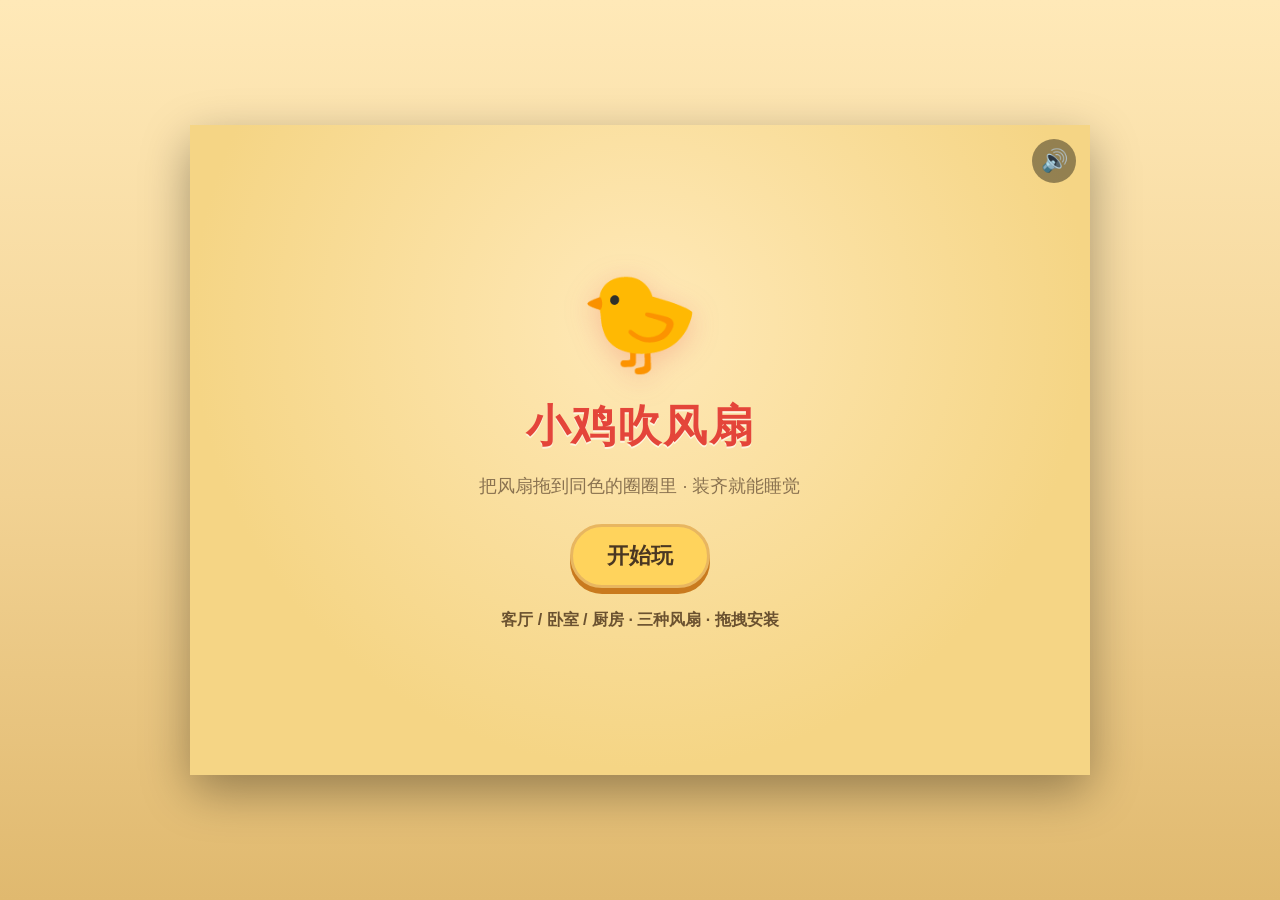
<file: chick-fan/index.html>
<!DOCTYPE html>
<html lang="zh-CN">
<head>
<meta charset="UTF-8" />
<meta name="viewport" content="width=device-width,initial-scale=1,maximum-scale=1.0,user-scalable=no,viewport-fit=cover" />
<meta name="theme-color" content="#FFD35C" />
<title>小鸡吹风扇</title>
<style>
  /* iOS 安全区：供 JS 的 recomputeLayout 读取，也用于 body 内边距 */
  :root {
    --sat: env(safe-area-inset-top, 0px);
    --sar: env(safe-area-inset-right, 0px);
    --sab: env(safe-area-inset-bottom, 0px);
    --sal: env(safe-area-inset-left, 0px);
    /* 与 hub 统一的设计语言：圆角三档 + 统一缓动/时长 */
    --r-sm: 14px;
    --r-md: 18px;
    --r-lg: 22px;
    --ease: cubic-bezier(.22,.61,.36,1);
    --dur: .22s;
  }
  /* 暖色底纹：与 hub 的 --bg / --chick 同色系，游戏面板（奶白）能自然浮出来 */
  html, body { margin:0; padding:0; background:#EFCE87; }
  body {
    /* 100dvh 处理 iOS Safari 地址栏；fallback 100vh */
    min-height:100vh; min-height:100dvh;
    background:linear-gradient(180deg, #FFE9B8 0%, #F2D293 55%, #E0B96F 100%);
    padding:var(--sat) var(--sar) var(--sab) var(--sal);
    display:flex; flex-direction:column; align-items:center; justify-content:center;
    font-family: "PingFang SC","Microsoft YaHei", -apple-system, BlinkMacSystemFont, "Segoe UI", sans-serif;
    color:#4A3722;
    -webkit-font-smoothing: antialiased;
    overscroll-behavior: none;
    touch-action: none;
  }
  #gameWrapper {
    position:relative;
    /* 用 transform: scale() 缩 canvas，整个游戏区按 9:6.5 等比 fit 视口 */
    width: 900px;
    height: 650px;
    transform-origin: center center;
    background:#FFFBEC;
    border-radius:var(--r-sm);
    box-shadow: 0 16px 48px rgba(0,0,0,.35);
    overflow:visible;
  }
  canvas { display:block; width:100%; height:100%; border-radius:var(--r-sm); }
  #title { position:absolute; inset:0; display:none; flex-direction:column; align-items:center; justify-content:center; gap:18px; background: radial-gradient(circle at 50% 30%, #FFE9B8, #F5D585 70%); }
  #title.show { display:flex; }
  #title .mascot { font-size:96px; filter:drop-shadow(0 6px 14px rgba(228,69,58,.25)); }
  #title h1 { margin:0; font-size:44px; color:#E4453A; text-shadow: 0 2px 0 rgba(255,255,255,.6); letter-spacing:0.04em; }
  #title p { margin:0; font-size:18px; color:#8A7250; }
  /* 统一缓动曲线：cubic-bezier(.22,.61,.36,1) / 180–260ms */
  #title button {
    background:#FFD35C; color:#4A3722; border:3px solid #E8B660; border-radius:999px;
    padding:14px 34px; font-size:22px; font-weight:700; font-family:inherit;
    box-shadow:0 6px 0 #C97A1E; cursor:pointer; margin-top:8px; min-height:56px;
    transition:transform .22s cubic-bezier(.22,.61,.36,1), box-shadow .22s cubic-bezier(.22,.61,.36,1);
    touch-action:manipulation;
  }
  #title button:active { transform:translateY(3px); box-shadow:0 2px 0 #C97A1E; }
  /* 儿童友好：提示文字加大加深，不再用 14px + opacity 0.75 */
  #title .tip { font-size:16px; font-weight:600; color:#6B5230; max-width:520px; text-align:center; line-height:1.7; }
  /* 交互提示：尚未解锁声音 */
  #audioHint {
    position:absolute; left:50%; bottom:18px; transform:translateX(-50%);
    background:rgba(0,0,0,.55); color:#fff; padding:8px 16px; border-radius:999px;
    font-size:14px; opacity:0; pointer-events:none; transition:opacity .3s;
  }
  #audioHint.show { opacity:1; }
  /* 静音按钮（顶 HUD 右上） */
  #muteBtn {
    position:absolute; right:14px; top:14px; width:44px; height:44px;
    border-radius:50%; background:rgba(0,0,0,.4); border:none; color:#fff;
    font-size:22px; cursor:pointer; display:flex; align-items:center; justify-content:center;
    z-index: 5;
  }
  #muteBtn:active { transform:scale(0.94); }
  @media (pointer:coarse) { #muteBtn { width:54px; height:54px; font-size:26px; } }

  /* ====== 窄高度适配（iPad Split View / 横屏紧 / 小屏手机） ====== */
  /* 视口高度 < 720px（放不下 900x650 完整游戏）时：缩小 tab 区、减小外边距 */
  @media (max-height: 720px) {
    /* 用 calc 叠加安全区，别把 safe-area 覆盖掉（横屏 iPhone 尤其重要） */
    body { padding: calc(var(--sat) + 4px) var(--sar) calc(var(--sab) + 4px) var(--sal); }
    #title h1 { font-size: 32px; }
    #title .mascot { font-size: 70px; }
    #title p { font-size: 15px; }
    #title button { padding: 9px 24px; font-size: 18px; }
  }
  /* 视口高度 < 560px（极窄，例如横屏 iPad + Split View）时：进一步紧凑 */
  @media (max-height: 560px) {
    body { padding: calc(var(--sat) + 2px) var(--sar) calc(var(--sab) + 2px) var(--sal); }
    #gameWrapper { border-radius: var(--r-sm); }
  }
  /* ====== 极宽屏（横屏台式机 / 4K）也保持比例不拉伸 ====== */
  @media (min-aspect-ratio: 4/3) and (min-width: 1200px) {
    /* 已由 aspect-ratio + min() 自动处理，无需额外 CSS */
  }

  /* ====== 无障碍：尊重系统的「减少动态效果」 ====== */
  @media (prefers-reduced-motion: reduce) {
    *, *::before, *::after {
      animation-duration:.01ms !important;
      animation-iteration-count:1 !important;
      transition-duration:.08s !important;
    }
  }
</style>
</head>
<body>
<div id="gameWrapper">
  <canvas id="game" width="900" height="650" role="img"
          aria-label="小鸡吹风扇游戏画面：把风扇拖到同色圈圈里装好"></canvas>
  <div id="title" class="show">
    <div class="mascot">🐤</div>
    <h1>小鸡吹风扇</h1>
    <p>把风扇拖到同色的圈圈里 · 装齐就能睡觉</p>
    <button id="btnStart">开始玩</button>
    <p class="tip">客厅 / 卧室 / 厨房 · 三种风扇 · 拖拽安装</p>
  </div>
  <button id="muteBtn" title="静音">🔊</button>
  <div id="audioHint">👆 点点屏幕，开启声音</div>
</div>

<script>
// =============================================================
// 《小鸡吹风扇》 — 5-6 岁儿童口述游戏
// 骨架复用 chick-ufo(物理/绘制/语音) + chick-cola(拖拽/AUDIO/SAVE)
// 单文件零依赖。Canvas 900x650.
// =============================================================
'use strict';

// ===== 工具 =====
const $ = (s, r) => (r || document).querySelector(s);
function rand(a,b){ return Math.random()*(b-a)+a; }
function dst(a,b){ return Math.hypot(a.x-b.x, a.y-b.y); }
function clp(v,a,b){ return Math.max(a, Math.min(b, v)); }
function lerp(a,b,t){ return a + (b-a)*t; }
function easeOut(t){ return 1 - (1-t)*(1-t); }

// ===== 常量 =====
const W = 900, H = 650;
const HUD_H = 72;          // 顶部 HUD 高度
const TABS_H = 70;         // 底部 tab 栏高度
const PLAYFIELD_BOTTOM = H - TABS_H;   // 580
const SAFE_TOP = HUD_H + 8;
const SAFE_BOTTOM = PLAYFIELD_BOTTOM - 8;

const ACC = 0.5, MAXV = 4.6, DAMP = 0.960;
const MARGIN = 32, WALLK = 0.018;
const GRAB_R = 66;        // 风扇抓取圈
const SNAP_R = 96;        // 槽位磁吸圈
const GRAB_R_ASSIST = 100;
const SNAP_R_ASSIST = 190;
const IDLE_LIMIT = 480;

// ===== 状态机 =====
const S = { TITLE:0, INTRO:1, PLAY:2, BUILD:3, SLEEP:4, WAKE:5, FREE:6, GOODNIGHT:7 };
let state = S.TITLE;

// ===== 房间数据 =====
const ROOMS = [
  { id:'living',  name:'客厅', bg:'#FFE9B8', floor:'#F5D585', wall:'#FAEFD0', accent:'#E8B660' },
  { id:'bedroom', name:'卧室', bg:'#E8D5F5', floor:'#D5BBE8', wall:'#F0E5F5', accent:'#9F7AC4' },
  { id:'kitchen', name:'厨房', bg:'#FFE0CC', floor:'#F5C9A8', wall:'#FFEFD8', accent:'#D9704A' }
];
let activeRoom = 'living';

// ===== 风扇类型 =====
const FAN_TYPES = [
  { key:'small', name:'小风扇', color:'#7FD8F0', accent:'#31A8C6',
    s:18, bladeLen:11, bladeWid:4, blades:3, speed:0.45, cordLen:20,
    hasBase:false, hasPole:false },
  { key:'table', name:'台扇',   color:'#9BE7B8', accent:'#3FA96A',
    s:22, bladeLen:14, bladeWid:5, blades:4, speed:0.30, cordLen:40,
    hasBase:true,  hasPole:false },
  { key:'floor', name:'落地扇', color:'#FFC2A8', accent:'#D9704A',
    s:26, bladeLen:17, bladeWid:6, blades:5, speed:0.20, cordLen:110,
    hasBase:true,  hasPole:true  }
];
function fanSpec(key){ return FAN_TYPES.find(f => f.key === key); }

// ===== 6 个槽位（每房间 2 个）=====
const SLOTS = {
  living: [
    { id:'L0', x:260, y:420, r:50, rot:0, expectFan:'table', expectColor:'#9BE7B8', state:'idle', installedBy:null },
    { id:'L1', x:640, y:420, r:50, rot:0, expectFan:'small', expectColor:'#7FD8F0', state:'idle', installedBy:null }
  ],
  bedroom: [
    { id:'B0', x:200, y:360, r:50, rot:0, expectFan:'small', expectColor:'#7FD8F0', state:'idle', installedBy:null },
    { id:'B1', x:700, y:360, r:50, rot:0, expectFan:'floor', expectColor:'#FFC2A8', state:'idle', installedBy:null }
  ],
  kitchen: [
    { id:'K0', x:200, y:290, r:50, rot:0, expectFan:'table', expectColor:'#9BE7B8', state:'idle', installedBy:null },
    { id:'K1', x:700, y:400, r:50, rot:0, expectFan:'floor', expectColor:'#FFC2A8', state:'idle', installedBy:null }
  ]
};
const FAN_SPAWN = {
  living:  [ { fan:'table', x:380, y:540 }, { fan:'small', x:520, y:540 } ],
  bedroom: [ { fan:'small', x:380, y:540 }, { fan:'floor', x:520, y:540 } ],
  kitchen: [ { fan:'table', x:380, y:540 }, { fan:'floor', x:520, y:540 } ]
};

// ===== 家具（轻遮挡，chick 可穿过）=====
const FURNITURE = {
  living: [
    { type:'sofa',  x: 60, y:480, w:240, h:80, color:'#9F7AC4', cushion:'#B89AD8' },
    { type:'tv',    x:350, y:110, w:200, h:70, color:'#3D4A5C', screen:'#5C7090' },
    { type:'plant', x:830, y:130, w:50, h:120, color:'#3FA96A', leaves:'#5BC97F' },
    { type:'rug',   x:200, y:380, w:500, h:80, color:'#C95A6B', pattern:'#E8B660' }
  ],
  bedroom: [
    { type:'bed',       x:200, y:120, w:500, h:140, color:'#FFE066', sheets:'#FFFFFF', frame:'#E8B660' },
    { type:'nightstand',x: 80, y:140, w:100, h: 80, color:'#B89AD8', top:'#D5BBE8' },
    { type:'plant',     x:820, y:140, w: 50, h:120, color:'#3FA96A', leaves:'#5BC97F' },
    { type:'rug',       x:300, y:370, w:300, h: 80, color:'#E8B660', pattern:'#FFE066' }
  ],
  kitchen: [
    { type:'counter', x: 80, y:140, w:620, h: 70, color:'#F5E6D0', top:'#D5BBE8' },
    { type:'fridge',  x:730, y:140, w:100, h:180, color:'#E8E8E8', door:'#D0D0D0' },
    { type:'table',   x:280, y:380, w:340, h: 80, color:'#B89AD8', top:'#D5BBE8' },
    { type:'plant',   x:830, y:480, w: 50, h: 80, color:'#3FA96A', leaves:'#5BC97F' }
  ]
};

// ===== 背景剪影风扇（每房间 8 个，不可收集）=====
const DECO_FANS = {
  living: [
    { x: 40, y:130, s: 9, a:0.22 }, { x: 90, y:220, s: 8, a:0.18 }, { x:160, y:130, s:10, a:0.25 }, { x:300, y:130, s: 8, a:0.20 },
    { x:430, y:240, s: 9, a:0.22 }, { x:600, y:240, s:10, a:0.25 }, { x:780, y:130, s: 9, a:0.22 }, { x:880, y:300, s: 8, a:0.20 }
  ],
  bedroom: [
    { x: 60, y:130, s: 9, a:0.22 }, { x:130, y: 90, s: 8, a:0.18 }, { x: 90, y:260, s:10, a:0.25 }, { x:760, y:140, s: 8, a:0.20 },
    { x:780, y:280, s: 9, a:0.22 }, { x:780, y:480, s:10, a:0.25 }, { x:440, y:280, s: 9, a:0.22 }, { x:550, y:560, s: 8, a:0.20 }
  ],
  kitchen: [
    { x: 50, y:120, s:10, a:0.25 }, { x:200, y: 90, s: 9, a:0.22 }, { x:400, y: 90, s: 8, a:0.20 }, { x:600, y: 90, s:10, a:0.25 },
    { x:780, y:120, s: 9, a:0.22 }, { x: 50, y:360, s: 8, a:0.20 }, { x:440, y:300, s:10, a:0.25 }, { x:895, y:480, s: 9, a:0.22 }
  ]
};

// ===== 自由玩物件 =====
const FREE_OBJECTS = {
  water:    { type:'water',     x:640, y:195, r:28, room:'kitchen', placed:false },
  toilet:   { type:'toilet',    x:130, y:480, r:32, room:'bedroom', placed:false },
  bedSleep: { type:'bed-sleep', x:450, y:190, r:60, room:'bedroom', placed:false }
};

// ===== 房间 tab（底部）=====
const ROOM_TABS = [
  { id:'living',  x:300, y:615, label:'客厅', w:110, h:50 },
  { id:'bedroom', x:450, y:615, label:'卧室', w:110, h:50 },
  { id:'kitchen', x:600, y:615, label:'厨房', w:110, h:50 }
];

// ===== Canvas 与 ctx =====
const canvas = document.getElementById('game');
const ctx = canvas.getContext('2d');

// ===== 数学 / 绘制工具 =====
function rrect(x,y,w,h,r){
  ctx.beginPath();
  ctx.moveTo(x+r,y);
  ctx.arcTo(x+w,y,x+w,y+h,r);
  ctx.arcTo(x+w,y+h,x,y+h,r);
  ctx.arcTo(x,y+h,x,y,r);
  ctx.arcTo(x,y,x+w,y,r);
  ctx.closePath();
}

// ===== 全局状态 =====
let frame = 0;
let particles = [], trail = [], floaters = [];
/* 尊重系统「减少动态效果」：粒子上限降下来，画面更安静也更快 */
const REDUCED = !!(window.matchMedia && window.matchMedia('(prefers-reduced-motion: reduce)').matches);
const P_MAX = REDUCED ? 60 : 220;
function pushP(p){ if (particles.length < P_MAX) particles.push(p); }

function burst(x, y, n, colors, spd=4, life=34){
  if (REDUCED) n = Math.ceil(n / 3);
  for (let i=0;i<n;i++){
    const a = rand(0, Math.PI*2), v = rand(0.3,1)*spd;
    pushP({ x, y, vx:Math.cos(a)*v, vy:Math.sin(a)*v, life:rand(life*0.6,life),
            clr:colors[i%colors.length], s:rand(3,7) });
  }
}
function stepParticles(){
  for (const p of particles){ p.x += p.vx; p.y += p.vy; p.life--; }
  particles = particles.filter(p => p.life > 0);
  for (const t of trail) t.life--;
  trail = trail.filter(t => t.life > 0);
  for (const f of floaters){ f.y -= (f.vy || 0.9); f.life--; }
  floaters = floaters.filter(f => f.life > 0);
}

// ===== 小鸡 =====
const ck = {
  x: 200, y: 480, vx: 0, vy: 0, rot: 0, rv: 0.008,
  dir: 0, wf: 0, bob: 0, inv: 0, stun: 0, asleep: false,
  target: null,   // "点哪走哪" 目标点（与拖拽互斥）
  moving: false,
};

// ===== 风扇（待安装池） =====
let spawnFans = [];   // 当前房间地面上的可拖风扇

// ===== 拖拽状态 =====
const drag = {
  active: false,
  pointerId: null,
  fan: null,        // 正在拖的风扇引用
  pickX: 0, pickY: 0,
  dx: 0, dy: 0,
  px: 0, py: 0,     // pointer 当前位置（画布坐标）
  hoverSlot: null,  // 当前磁吸到的槽
};

// ===== 进度 =====
let installedCount = 0;   // 已装风扇数
let idleT = 0;            // 帧计数器
let assist = false;       // 渐进 assist 开关

// ===== 过场计时器 =====
const cs = { t: 0, T: 0 };
function enterCutscene(next, frames){ cs.t = 0; cs.T = frames; state = next; }
function csP(){ return cs.T ? clp(cs.t / cs.T, 0, 1) : 1; }

// =============================================================
// 音频（AUDIO 模块 - 从 chick-cola 移植）
// =============================================================
const AUDIO = (function(){
  let ac = null, master = null, noiseBuf = null, muted = false, ready = false;

  function unlock(){
    try{
      if(!ac){
        const AC = window.AudioContext || window.webkitAudioContext;
        if(!AC) return;
        ac = new AC();
        master = ac.createGain();
        master.gain.value = muted ? 0 : 0.18;
        const lim = ac.createDynamicsCompressor();
        lim.threshold.value = -12; lim.knee.value = 8; lim.ratio.value = 8;
        lim.attack.value = 0.003; lim.release.value = 0.2;
        master.connect(lim); lim.connect(ac.destination);
      }
      if(ac.state !== 'running') ac.resume();
      ready = true;
    }catch(e){ ready = false; }
  }
  function tone(type, f0, f1, delay, dur, vol){
    if(!ready || !ac) return;
    const t = ac.currentTime + delay;
    const o = ac.createOscillator(), g = ac.createGain();
    o.type = type;
    o.frequency.setValueAtTime(f0, t);
    o.frequency.exponentialRampToValueAtTime(Math.max(1, f1), t + dur);
    g.gain.setValueAtTime(0.0001, t);
    g.gain.exponentialRampToValueAtTime(vol, t + 0.012);
    g.gain.exponentialRampToValueAtTime(0.0001, t + dur);
    o.connect(g); g.connect(master);
    o.start(t); o.stop(t + dur + 0.03);
  }
  function noise(filterType, f0, f1, delay, dur, vol){
    if(!ready || !ac) return;
    if(!noiseBuf){
      noiseBuf = ac.createBuffer(1, ac.sampleRate * 2, ac.sampleRate);
      const d = noiseBuf.getChannelData(0);
      for(let i = 0; i < d.length; i++) d[i] = Math.random() * 2 - 1;
    }
    const t = ac.currentTime + delay;
    const s = ac.createBufferSource(), f = ac.createBiquadFilter(), g = ac.createGain();
    s.buffer = noiseBuf; s.loop = true;
    f.type = filterType;
    f.frequency.setValueAtTime(f0, t);
    f.frequency.exponentialRampToValueAtTime(Math.max(20, f1), t + dur);
    g.gain.setValueAtTime(0.0001, t);
    g.gain.linearRampToValueAtTime(vol, t + 0.02);
    g.gain.exponentialRampToValueAtTime(0.0001, t + dur);
    s.connect(f); f.connect(g); g.connect(master);
    s.start(t); s.stop(t + dur + 0.03);
  }
  const SOUNDS = {
    pickup(){ tone('sine', 660, 880, 0, 0.12, 0.12); tone('sine', 990, 1320, 0.07, 0.15, 0.10); },
    tap(){    tone('sine', 520, 700, 0, 0.09, 0.09); },
    install(){ noise('bandpass', 700, 2200, 0, 0.40, 0.045); tone('triangle', 280, 660, 0, 0.36, 0.04); },
    good(){   tone('sine', 1200, 1800, 0, 0.10, 0.06); tone('sine', 1500, 2100, 0.10, 0.12, 0.05); },
    cheer(){  [523, 659, 784, 1046].forEach((f, i) => tone('triangle', f, f * 1.03, i * 0.10, 0.22, 0.07)); },
    water(){  tone('triangle', 145, 105, 0, 0.58, 0.05); noise('bandpass', 520, 220, 0, 0.58, 0.035); },
    zzz(){    tone('sine', 220, 180, 0, 0.4, 0.04); tone('sine', 180, 140, 0.18, 0.5, 0.04); },
    slide(){  noise('bandpass', 700, 2200, 0, 0.30, 0.04); tone('triangle', 280, 660, 0, 0.30, 0.04); }
  };
  return {
    unlock,
    play(name){ if(muted) return; try{ (SOUNDS[name] || function(){})(); }catch(e){} },
    setMuted(v){
      muted = !!v;
      if(ac && master) master.gain.setTargetAtTime(muted ? 0 : 0.18, ac.currentTime, 0.02);
    },
    isMuted(){ return muted; }
  };
})();

// =============================================================
// 存档
// =============================================================
const SAVE_KEY = 'chick-fan:save:v1';
const Save = {
  data: { schema: 1, muted: false, updatedAt: 0 },
  load(){
    try{
      const raw = localStorage.getItem(SAVE_KEY);
      if(!raw) return;
      const o = JSON.parse(raw);
      if(!o || o.schema !== 1) return;
      this.data.muted = !!o.muted;
      this.data.updatedAt = o.updatedAt || 0;
    }catch(e){ /* 损坏存档：保持默认 */ }
  },
  write(){
    this.data.updatedAt = Date.now();
    try{ localStorage.setItem(SAVE_KEY, JSON.stringify(this.data)); }catch(e){}
  }
};
Save.load();

// =============================================================
// 语音 (speechSynthesis - 从 chick-ufo 移植)
// =============================================================
let voiceOn = true, voiceReady = false, zhVoice = null, voiceTries = 0;
let lastSayText = '', lastSayTime = 0;
const DEDUPE_MS = 8000;

function pickZhVoice(){
  if (!window.speechSynthesis) return null;
  const vs = speechSynthesis.getVoices() || [];
  return vs.find(v => /zh[-_]CN/i.test(v.lang)) || vs.find(v => /^zh/i.test(v.lang)) || null;
}
function initVoices(){
  if (!window.speechSynthesis) { voiceOn = false; return; }
  zhVoice = pickZhVoice();
  if (!zhVoice && voiceTries++ < 30) setTimeout(initVoices, 100);
  if (voiceTries >= 30 && !zhVoice) voiceOn = false;
}
if (window.speechSynthesis) {
  initVoices();
  try { speechSynthesis.onvoiceschanged = initVoices; } catch(e){}
}
function say(text, force){
  if (!voiceOn || !voiceReady || !text) return;
  if (!window.speechSynthesis || !zhVoice) return;
  const now = (window.performance && performance.now) ? performance.now() : Date.now();
  if (!force && text === lastSayText && now - lastSayTime < DEDUPE_MS) return;
  lastSayText = text; lastSayTime = now;
  try {
    if (force) speechSynthesis.cancel();
    const u = new SpeechSynthesisUtterance(text);
    u.lang = 'zh-CN'; u.rate = 0.85; u.pitch = 1.15; u.volume = 0.9;
    u.voice = zhVoice;
    u.onend = u.onerror = function(){};
    speechSynthesis.speak(u);
  } catch(e){}
}
function unlockAV(){
  AUDIO.unlock();
  if (!voiceReady) voiceReady = true;
  document.getElementById('audioHint').classList.remove('show');
}

// =============================================================
// 启动 / 重置
// =============================================================
function resetGame(){
  for (const r of Object.keys(SLOTS)){
    for (const s of SLOTS[r]){ s.state = 'idle'; s.installedBy = null; }
  }
  installedCount = 0;
  activeRoom = 'living';
  ck.x = 200; ck.y = 480;
  ck.vx = 0; ck.vy = 0;
  ck.target = null; ck.moving = false;
  ck.asleep = false;
  drag.active = false;
  drag.pointerId = null;
  drag.fan = null;
  drag.hoverSlot = null;
  for (const k of Object.keys(FREE_OBJECTS)) FREE_OBJECTS[k].placed = false;
  spawnFansForRoom(activeRoom);
}

function spawnFansForRoom(room){
  spawnFans = FAN_SPAWN[room].map(s => ({
    fan: s.fan, x: s.x, y: s.y,
    homeX: s.x, homeY: s.y,
    bladeRot: rand(0, 6.28),
    picked: false, pickT: 0,  // 拾起后 150 帧未装则飘回
    dragging: false,
  }));
}

function startGame(){
  resetGame();
  enterCutscene(S.INTRO, 90);   // 1.5 秒开场
  setTimeout(() => say('帮小鸡装风扇！', true), 200);
}

// =============================================================
// 输入（pointerdown/move/up/cancel + 5 监听器结构）
// =============================================================
function toCanvasPoint(ev){
  const r = canvas.getBoundingClientRect();
  return {
    x: (ev.clientX - r.left) / r.width  * W,
    y: (ev.clientY - r.top)  / r.height * H
  };
}

function findSlotAtPoint(x, y){
  for (const s of SLOTS[activeRoom]){
    if (s.state === 'success') continue;
    if (dst({x,y}, s) <= s.r) return s;
  }
  return null;
}

function findSpawnFanAtPoint(x, y){
  // 拖拽中只允许重新拿起同一个；未拖拽时按距离找
  if (drag.active) return null;
  let best = null, bd = 1e9;
  for (const f of spawnFans){
    if (f.dragging) continue;
    const d = dst({x,y}, f);
    if (d < bd){ bd = d; best = f; }
  }
  return best;
}

function tryInstallFan(fan, slot){
  if (fan.fan !== slot.expectFan){
    // 颜色错：柔性反馈（不惩罚）
    return false;
  }
  // 正确安装
  slot.state = 'success';
  slot.installedBy = fan;
  installedCount += 1;
  fan.picked = false; fan.dragging = false;
  // 风扇动画飞入槽心
  fan.targetX = slot.x; fan.targetY = slot.y;
  fan.installAnim = 0;
  AUDIO.play('install');
  burst(slot.x, slot.y, 24, [fanSpec(fan.fan).color, '#FFF59D', '#FFFFFF'], 4, 36);
  floaters.push({ x: slot.x, y: slot.y - 40, txt: '✨', life: 50 });
  const label = fanSpec(fan.fan).name;
  say('咔哒！' + label + '装好啦！', true);
  // 把 spawn 列表里这条移到已装池
  spawnFans = spawnFans.filter(f => f !== fan);
  // 全部装完？
  if (installedCount === 6){
    setTimeout(() => enterCutscene(S.BUILD, 110), 320);
  }
  return true;
}

function snapBackFan(fan){
  // 拖到错位置或松手飞回
  fan.targetX = fan.homeX;
  fan.targetY = fan.homeY;
  fan.snapT = 0;
  fan.snapping = true;
}

canvas.addEventListener('pointerdown', ev => {
  if (state !== S.PLAY && state !== S.FREE) return;
  unlockAV();
  const p = toCanvasPoint(ev);
  drag.px = p.x; drag.py = p.y;
  if (drag.pointerId !== null) return;
  drag.pointerId = ev.pointerId;
  try{ canvas.setPointerCapture(ev.pointerId); }catch(e){}
  ev.preventDefault();
  // 0. tab 切房间（MENU 也允许切）
  if (p.y >= PLAYFIELD_BOTTOM && p.y < H){
    for (const t of ROOM_TABS){
      if (p.x >= t.x - t.w/2 && p.x <= t.x + t.w/2){
        activeRoom = t.id;
        spawnFansForRoom(activeRoom);
        ck.x = 200; ck.y = 480;
        ck.target = null;
        AUDIO.play('tap');
        return;
      }
    }
  }
  // 1. PLAY: 优先抓取 spawn 风扇
  if (state === S.PLAY){
    const fan = findSpawnFanAtPoint(p.x, p.y);
    const gR = assist ? GRAB_R_ASSIST : GRAB_R;
    if (fan && dst({x:p.x,y:p.y}, fan) <= gR){
      drag.active = true;
      drag.fan = fan;
      fan.dragging = true;
      fan.picked = true;
      fan.pickT = 0;
      drag.pickX = fan.x; drag.pickY = fan.y;
      drag.dx = p.x - fan.x;
      drag.dy = p.y - fan.y;
      ck.target = null;     // 拖拽中禁止走路
      AUDIO.play('pickup');
      burst(p.x, p.y, 8, [fanSpec(fan.fan).color, '#FFFFFF'], 2.5, 20);
      return;
    }
    // 2. PLAY: 点空槽 → 一键装上最近的"正确颜色"风扇（保底路径）
    const slot = findSlotAtPoint(p.x, p.y);
    if (slot){
      const correct = spawnFans.find(f => f.fan === slot.expectFan && !f.dragging);
      if (correct){
        // 动画：飞到槽位
        correct.dragging = true;
        correct.picked = true;
        correct.targetX = slot.x;
        correct.targetY = slot.y;
        correct.installAnim = 0;
        tryInstallFan(correct, slot);
        return;
      }
    }
    // 3. 走路（点哪走哪）
    ck.target = { x: p.x, y: p.y };
    ck.moving = true;
    idleT = 0;
    return;
  }
  // 4. FREE: 自由点击水杯 / 马桶 / 床 / tab
  if (state === S.FREE){
    // 床（说晚安）
    if (activeRoom === 'bedroom'){
      const bed = FREE_OBJECTS.bedSleep;
      if (dst({x:p.x,y:p.y}, bed) <= bed.r){
        enterCutscene(S.GOODNIGHT, 180);
        ck.x = bed.x; ck.y = bed.y - 10;
        ck.vx = 0; ck.vy = 0; ck.target = null;
        ck.asleep = true;
        AUDIO.play('zzz');
        setTimeout(() => say('晚安，小鸡睡啦', true), 200);
        return;
      }
    }
    // 水杯（厨房）
    if (activeRoom === 'kitchen'){
      const w = FREE_OBJECTS.water;
      if (!w.placed && dst({x:p.x,y:p.y}, w) <= w.r){
        w.placed = true;
        AUDIO.play('water');
        burst(w.x, w.y, 14, ['#FFFFFF', '#A5D8FF', '#7FD8F0'], 3, 30);
        floaters.push({ x: w.x, y: w.y - 30, txt: '💧', life: 40 });
        say('咕嘟咕嘟，喝水啦', true);
        setTimeout(() => {
          floaters.push({ x: w.x, y: w.y - 50, txt: '☺️', life: 50 });
          say('喝完啦！', true);
        }, 1400);
        return;
      }
    }
    // 马桶（卧室）
    if (activeRoom === 'bedroom'){
      const t = FREE_OBJECTS.toilet;
      if (!t.placed && dst({x:p.x,y:p.y}, t) <= t.r){
        t.placed = true;
        AUDIO.play('cheer');
        burst(t.x, t.y, 14, ['#FFE066', '#FFFFFF', '#9BE7B8'], 3, 30);
        floaters.push({ x: t.x, y: t.y - 30, txt: '🚽', life: 40 });
        say('尿尿啦～', true);
        setTimeout(() => {
          floaters.push({ x: t.x, y: t.y - 50, txt: '😊', life: 50 });
          say('尿完啦～', true);
        }, 1200);
        return;
      }
    }
    // FREE 态走路
    ck.target = { x: p.x, y: p.y };
    ck.moving = true;
    idleT = 0;
    return;
  }
}, { passive:false });

window.addEventListener('pointermove', ev => {
  if (ev.pointerId !== drag.pointerId) return;
  const p = toCanvasPoint(ev);
  drag.px = p.x; drag.py = p.y;
  if (!drag.active) return;
  const f = drag.fan;
  if (!f) return;
  // 磁吸到最近的未装槽（拖拽吸附）
  let best = null, bd = Infinity;
  for (const s of SLOTS[activeRoom]){
    if (s.state === 'success') continue;
    const d = dst({x:p.x,y:p.y}, s);
    if (d < bd){ bd = d; best = s; }
  }
  const sR = assist ? SNAP_R_ASSIST : SNAP_R;
  if (best && bd < sR){
    f.x = lerp(f.x, best.x, 0.35);
    f.y = lerp(f.y, best.y, 0.35);
    drag.hoverSlot = best;
  } else {
    f.x = p.x - drag.dx;
    f.y = p.y - drag.dy;
    drag.hoverSlot = null;
  }
});

function endDrag(ev, type){
  if (ev.pointerId !== drag.pointerId) return;
  const wasActive = drag.active;
  const f = drag.fan;
  const slot = drag.hoverSlot;
  drag.active = false;
  drag.pointerId = null;
  drag.hoverSlot = null;
  try{ canvas.releasePointerCapture(ev.pointerId); }catch(e){}
  if (!wasActive || !f){ drag.fan = null; return; }
  f.dragging = false;
  drag.fan = null;
  if (type === 'cancel'){
    // 系统打断：放回 spawn 点
    snapBackFan(f);
    return;
  }
  // 释放
  if (slot && dst({x:f.x,y:f.y}, slot) < slot.r * 1.2){
    // 验证颜色
    if (f.fan === slot.expectFan){
      tryInstallFan(f, slot);
    } else {
      // 颜色错：柔性回弹
      snapBackFan(f);
      floaters.push({ x: f.x, y: f.y - 30, txt: '🙂', life: 40 });
      say('再试一次', false);
    }
  } else {
    // 没到槽位：放回 spawn
    snapBackFan(f);
  }
}

window.addEventListener('pointerup',     ev => endDrag(ev, 'up'));
window.addEventListener('pointercancel', ev => endDrag(ev, 'cancel'));
window.addEventListener('blur', () => {
  if (drag.active && drag.fan){
    drag.fan.dragging = false;
    snapBackFan(drag.fan);
    drag.fan = null; drag.active = false; drag.pointerId = null;
  }
});

// 静音按钮
const muteBtn = document.getElementById('muteBtn');
muteBtn.addEventListener('click', () => {
  unlockAV();
  AUDIO.setMuted(!AUDIO.isMuted());
  Save.data.muted = AUDIO.isMuted();
  Save.write();
  muteBtn.textContent = AUDIO.isMuted() ? '🔇' : '🔊';
});
muteBtn.textContent = AUDIO.isMuted() ? '🔇' : '🔊';

// 开始按钮（点屏幕触发 unlockAV）
document.getElementById('btnStart').addEventListener('click', () => {
  unlockAV();
  AUDIO.setMuted(!!Save.data.muted);
  muteBtn.textContent = AUDIO.isMuted() ? '🔇' : '🔊';
  document.getElementById('title').classList.remove('show');
  startGame();
});

// iOS 手势禁缩放 + 切后台 resume
['gesturestart','gesturechange','dblclick'].forEach(ev =>
  document.addEventListener(ev, e => e.preventDefault(), {passive:false}));
document.addEventListener('visibilitychange', () => {
  if (document.hidden) return;
  if (window.speechSynthesis){ try{ speechSynthesis.resume(); }catch(e){} }
  AUDIO.unlock();
});

// =============================================================
// 小鸡绘制（drawChickAt - 从 chick-ufo 移植，删 helmet）
// =============================================================
function drawChickAt(x, y, sc, rot, opt){
  opt = opt || {};
  const s = 20;
  ctx.save();
  ctx.translate(x, y);
  ctx.rotate(rot);
  ctx.scale(sc, sc);
  ctx.translate(0, opt.bob || 0);
  // 脚
  if (!opt.asleep){
    ctx.strokeStyle = '#FF9800'; ctx.lineWidth = 3.4; ctx.lineCap = 'round';
    const fw = Math.sin(opt.wf || 0) * 3;
    ctx.beginPath();
    ctx.moveTo(-5, s*0.72); ctx.lineTo(-7 - fw, s*0.95);
    ctx.moveTo(5, s*0.72);  ctx.lineTo(7 + fw, s*0.95);
    ctx.stroke();
  }
  // 翅膀
  const wing = Math.sin(opt.wf || 0) * (opt.wingAmp || 0.5);
  ctx.fillStyle = '#FFD54F';
  ctx.save(); ctx.translate(-s*0.72, -2); ctx.rotate(-0.5 - wing*0.5);
  ctx.beginPath(); ctx.ellipse(0, 0, s*0.36, s*0.54, 0, 0, 6.28); ctx.fill(); ctx.restore();
  ctx.save(); ctx.translate(s*0.72, -2); ctx.rotate(0.5 + wing*0.5);
  ctx.beginPath(); ctx.ellipse(0, 0, s*0.36, s*0.54, 0, 0, 6.28); ctx.fill(); ctx.restore();
  // 身体
  ctx.fillStyle = '#FFE066';
  ctx.beginPath(); ctx.arc(0, 0, s*0.86, 0, 6.28); ctx.fill();
  ctx.strokeStyle = '#F5C518'; ctx.lineWidth = 1.6; ctx.stroke();
  // 尾巴
  ctx.fillStyle = '#FFD54F';
  ctx.beginPath();
  ctx.moveTo(-s*0.7, -s*0.3);
  ctx.lineTo(-s*1.15, -s*0.75);
  ctx.lineTo(-s*0.65, -s*0.62);
  ctx.closePath(); ctx.fill();
  // 冠
  ctx.fillStyle = '#FF5252';
  for (let i=0;i<3;i++){
    ctx.beginPath(); ctx.arc(-6 + i*6, -s*0.88, 3.4 - i*0.4, 0, 6.28); ctx.fill();
  }
  // 眼睛
  if (opt.asleep){
    ctx.strokeStyle = '#4E342E'; ctx.lineWidth = 2.2; ctx.lineCap = 'round';
    ctx.beginPath(); ctx.arc(-5, -4, 4, 0.35, Math.PI-0.35); ctx.stroke();
    ctx.beginPath(); ctx.arc(6, -4, 4, 0.35, Math.PI-0.35); ctx.stroke();
  } else {
    ctx.fillStyle = '#3E2723';
    ctx.beginPath(); ctx.arc(-5, -5, 4, 0, 6.28); ctx.fill();
    ctx.beginPath(); ctx.arc(6, -5, 4, 0, 6.28); ctx.fill();
    ctx.fillStyle = '#fff';
    ctx.beginPath(); ctx.arc(-3.6, -6.4, 1.5, 0, 6.28); ctx.fill();
    ctx.beginPath(); ctx.arc(7.4, -6.4, 1.5, 0, 6.28); ctx.fill();
  }
  // 嘴
  ctx.fillStyle = '#FF9800';
  ctx.beginPath();
  ctx.moveTo(-4, 1); ctx.lineTo(6, 1); ctx.lineTo(1, 7);
  ctx.closePath(); ctx.fill();
  ctx.restore();
}

// =============================================================
// 风扇绘制
// =============================================================
function drawFanAt(spec, x, y, bladeRot, scale, alpha){
  alpha = (alpha === undefined) ? 1 : alpha;
  ctx.save();
  ctx.translate(x, y);
  ctx.globalAlpha = alpha;
  ctx.scale(scale, scale);
  // ① 电源线（先画，藏在最底）
  if (spec.cordLen > 0){
    ctx.strokeStyle = '#FFFFFF';
    ctx.lineWidth = 1.6;
    ctx.lineCap = 'round';
    ctx.beginPath();
    ctx.moveTo(spec.s*0.30, spec.s*0.55);
    ctx.bezierCurveTo(
      spec.s*0.70, spec.s*0.95,
      spec.s*0.45, spec.cordLen*0.5,
      spec.s*0.20, spec.cordLen
    );
    ctx.stroke();
    ctx.fillStyle = '#FFFFFF';
    ctx.beginPath(); ctx.arc(spec.s*0.20, spec.cordLen, 2.2, 0, 6.28); ctx.fill();
  }
  // ② 杆 / 底座
  if (spec.hasPole){
    ctx.strokeStyle = spec.accent;
    ctx.lineWidth = spec.s * 0.20;
    ctx.lineCap = 'round';
    ctx.beginPath();
    ctx.moveTo(0, -spec.s*0.4);
    ctx.lineTo(0, spec.s*1.7);
    ctx.stroke();
    ctx.fillStyle = spec.accent;
    ctx.beginPath();
    ctx.ellipse(0, spec.s*1.78, spec.s*0.95, spec.s*0.22, 0, 0, 6.28);
    ctx.fill();
  } else if (spec.hasBase){
    ctx.fillStyle = spec.accent;
    ctx.beginPath();
    ctx.ellipse(0, spec.s*0.45, spec.s*0.75, spec.s*0.20, 0, 0, 6.28);
    ctx.fill();
    ctx.fillStyle = 'rgba(255,255,255,0.4)';
    ctx.beginPath();
    ctx.ellipse(0, spec.s*0.40, spec.s*0.55, spec.s*0.08, 0, 0, 6.28);
    ctx.fill();
  }
  // ③ 头部
  ctx.save();
  ctx.translate(0, -spec.s * 0.55);
  // 网罩
  ctx.strokeStyle = spec.accent;
  ctx.lineWidth = 1.5;
  ctx.beginPath(); ctx.arc(0, 0, spec.s * 1.1, 0, Math.PI*2); ctx.stroke();
  ctx.lineWidth = 1;
  for (let i = 0; i < 6; i++){
    const a = i * Math.PI / 3 + Math.PI / 6;
    ctx.beginPath();
    ctx.moveTo(Math.cos(a)*spec.s*0.22, Math.sin(a)*spec.s*0.22);
    ctx.lineTo(Math.cos(a)*spec.s*1.1,  Math.sin(a)*spec.s*1.1);
    ctx.stroke();
  }
  // 叶片
  ctx.save();
  ctx.rotate(bladeRot);
  ctx.fillStyle = spec.color;
  for (let i = 0; i < spec.blades; i++){
    const a = i * Math.PI * 2 / spec.blades;
    ctx.save(); ctx.rotate(a);
    ctx.beginPath();
    ctx.ellipse(spec.s * 0.55, 0, spec.bladeLen, spec.bladeWid, 0, 0, Math.PI*2);
    ctx.fill();
    ctx.fillStyle = 'rgba(255,255,255,0.4)';
    ctx.beginPath();
    ctx.ellipse(spec.s * 0.55, -spec.bladeWid*0.3, spec.bladeLen*0.7, spec.bladeWid*0.4, 0, 0, Math.PI*2);
    ctx.fill();
    ctx.fillStyle = spec.color;
    ctx.restore();
  }
  ctx.restore();
  // hub
  ctx.fillStyle = spec.accent;
  ctx.beginPath(); ctx.arc(0, 0, spec.s * 0.30, 0, Math.PI*2); ctx.fill();
  ctx.fillStyle = '#FFFFFF';
  ctx.beginPath(); ctx.arc(-spec.s*0.07, -spec.s*0.07, spec.s*0.12, 0, Math.PI*2); ctx.fill();
  ctx.restore();
  ctx.restore();
}

// =============================================================
// 家具绘制
// =============================================================
function drawFurniture(f){
  switch(f.type){
    case 'sofa': {
      rrect(f.x, f.y, f.w, f.h, 12); ctx.fillStyle = f.color; ctx.fill();
      const cw = f.w / 3;
      for (let i=0;i<3;i++){
        rrect(f.x + cw*i + 4, f.y + 10, cw - 8, f.h - 20, 6);
        ctx.fillStyle = f.cushion; ctx.fill();
      }
      rrect(f.x + 6, f.y + 2, f.w - 12, 16, 8); ctx.fillStyle = f.color; ctx.fill();
      break;
    }
    case 'bed': {
      rrect(f.x, f.y, f.w, f.h, 12); ctx.fillStyle = f.frame; ctx.fill();
      rrect(f.x + 6, f.y + 18, f.w - 12, f.h - 24, 8); ctx.fillStyle = f.sheets; ctx.fill();
      rrect(f.x + 6, f.y + 18, f.w - 12, 8, 4); ctx.fillStyle = f.color; ctx.fill();
      for (let i=0;i<2;i++){
        rrect(f.x + 14 + i*90, f.y + 30, 80, 36, 8);
        ctx.fillStyle = '#FFFFFF'; ctx.fill();
        ctx.strokeStyle = f.color; ctx.lineWidth = 2; ctx.stroke();
      }
      break;
    }
    case 'nightstand': {
      rrect(f.x, f.y, f.w, f.h, 6); ctx.fillStyle = f.color; ctx.fill();
      rrect(f.x, f.y, f.w, 10, 6); ctx.fillStyle = f.top; ctx.fill();
      ctx.fillStyle = f.top;
      ctx.beginPath(); ctx.arc(f.x + f.w/2, f.y + f.h/2 + 4, 3, 0, Math.PI*2); ctx.fill();
      break;
    }
    case 'tv': {
      rrect(f.x, f.y, f.w, f.h, 6); ctx.fillStyle = f.color; ctx.fill();
      rrect(f.x + 8, f.y + 6, f.w - 16, f.h - 12, 4); ctx.fillStyle = f.screen; ctx.fill();
      ctx.fillStyle = 'rgba(255,255,255,0.25)';
      ctx.beginPath();
      ctx.moveTo(f.x + 12, f.y + 10);
      ctx.lineTo(f.x + f.w/3, f.y + 10);
      ctx.lineTo(f.x + 18, f.y + f.h/2);
      ctx.closePath(); ctx.fill();
      break;
    }
    case 'counter': {
      rrect(f.x, f.y + 14, f.w, f.h - 14, 6); ctx.fillStyle = f.color; ctx.fill();
      rrect(f.x, f.y, f.w, 18, 4); ctx.fillStyle = f.top; ctx.fill();
      ctx.fillStyle = 'rgba(255,255,255,0.5)';
      rrect(f.x + 6, f.y + 2, f.w - 12, 4, 2); ctx.fill();
      break;
    }
    case 'fridge': {
      rrect(f.x, f.y, f.w, f.h, 6); ctx.fillStyle = f.color; ctx.fill();
      rrect(f.x + 4, f.y + 4, f.w - 8, f.h * 0.55, 4); ctx.fillStyle = f.door; ctx.fill();
      rrect(f.x + 4, f.y + f.h * 0.62, f.w - 8, f.h * 0.34, 4); ctx.fillStyle = f.door; ctx.fill();
      ctx.fillStyle = '#888';
      ctx.fillRect(f.x + f.w - 12, f.y + 24, 3, f.h * 0.46);
      ctx.fillRect(f.x + f.w - 12, f.y + f.h * 0.66, 3, f.h * 0.28);
      break;
    }
    case 'table': {
      ctx.fillStyle = f.color;
      for (const [dx, dy] of [[2, f.h-10],[f.w-10, f.h-10],[2, 14],[f.w-10, 14]]){
        ctx.fillRect(f.x + dx, f.y + dy, 8, 8);
      }
      rrect(f.x, f.y, f.w, 16, 4); ctx.fillStyle = f.top; ctx.fill();
      rrect(f.x + 8, f.y + 3, f.w - 16, 4, 2); ctx.fillStyle = 'rgba(255,255,255,0.4)'; ctx.fill();
      break;
    }
    case 'plant': {
      ctx.fillStyle = f.color;
      for (const [dx, dy, rx, ry] of [[-10, 32, 22, 14], [10, 26, 20, 12], [0, 14, 22, 14]]){
        ctx.beginPath();
        ctx.ellipse(f.x + f.w/2 + dx, f.y + dy, rx, ry, 0, 0, Math.PI*2);
        ctx.fill();
      }
      ctx.fillStyle = f.leaves;
      for (const [dx, dy, r] of [[-6, 22, 7], [6, 18, 6], [12, 30, 6]]){
        ctx.beginPath();
        ctx.ellipse(f.x + f.w/2 + dx, f.y + dy, r, r*0.55, 0, 0, Math.PI*2);
        ctx.fill();
      }
      ctx.fillStyle = '#D9704A';
      ctx.beginPath();
      ctx.moveTo(f.x + 8, f.y + f.h - 30);
      ctx.lineTo(f.x + f.w - 8, f.y + f.h - 30);
      ctx.lineTo(f.x + f.w - 14, f.y + f.h - 4);
      ctx.lineTo(f.x + 14, f.y + f.h - 4);
      ctx.closePath(); ctx.fill();
      ctx.fillStyle = '#B85030';
      ctx.fillRect(f.x + 6, f.y + f.h - 32, f.w - 12, 4);
      break;
    }
    case 'rug': {
      ctx.fillStyle = f.color;
      ctx.beginPath();
      ctx.ellipse(f.x + f.w/2, f.y + f.h/2, f.w/2, f.h/2, 0, 0, Math.PI*2);
      ctx.fill();
      ctx.strokeStyle = f.pattern;
      ctx.lineWidth = 4;
      ctx.beginPath();
      ctx.ellipse(f.x + f.w/2, f.y + f.h/2, f.w/2 - 6, f.h/2 - 4, 0, 0, Math.PI*2);
      ctx.stroke();
      ctx.lineWidth = 2;
      ctx.beginPath();
      ctx.ellipse(f.x + f.w/2, f.y + f.h/2, f.w/4, f.h/4, 0, 0, Math.PI*2);
      ctx.stroke();
      break;
    }
  }
}

// 背景剪影风扇
function drawDecoFan(d){
  ctx.save();
  ctx.translate(d.x, d.y);
  ctx.globalAlpha = d.a;
  ctx.fillStyle = '#FFFFFF';
  for (let i=0;i<3;i++){
    const a = i * Math.PI * 2 / 3 + frame * 0.012;
    ctx.save(); ctx.rotate(a);
    ctx.beginPath();
    ctx.ellipse(d.s * 0.55, 0, d.s * 1.05, d.s * 0.35, 0, 0, Math.PI*2);
    ctx.fill();
    ctx.restore();
  }
  ctx.globalAlpha = d.a * 0.7;
  ctx.beginPath(); ctx.arc(0, 0, d.s * 0.4, 0, Math.PI*2); ctx.fill();
  ctx.restore();
}

// 房间背景
function drawRoomBackground(room){
  ctx.fillStyle = room.bg;
  ctx.fillRect(0, HUD_H, W, PLAYFIELD_BOTTOM - HUD_H);
  // 上方墙裙
  ctx.fillStyle = room.wall;
  ctx.fillRect(0, HUD_H, W, 32);
  // 地板
  ctx.fillStyle = room.floor;
  ctx.fillRect(0, 360, W, PLAYFIELD_BOTTOM - 360);
  // 木纹
  ctx.strokeStyle = room.accent + '55';
  ctx.lineWidth = 1;
  for (let y = 380; y < PLAYFIELD_BOTTOM; y += 50){
    ctx.beginPath(); ctx.moveTo(0, y); ctx.lineTo(W, y); ctx.stroke();
  }
  // 房间名 pill
  ctx.fillStyle = 'rgba(255,255,255,0.78)';
  rrect(16, HUD_H + 14, 110, 36, 18); ctx.fill();
  ctx.font = 'bold 22px sans-serif';
  ctx.fillStyle = room.accent;
  ctx.textAlign = 'center'; ctx.textBaseline = 'middle';
  ctx.fillText(room.name, 71, HUD_H + 33);
}

// 槽位绘制
function drawSlot(s){
  ctx.save();
  ctx.translate(s.x, s.y);
  let ringColor, dashSpeed, fillAlpha;
  if (s.state === 'idle'){
    ringColor = 'rgba(80,80,80,0.55)'; dashSpeed = 0.05; fillAlpha = 0.18;
  } else if (s.state === 'ready'){
    ringColor = 'rgba(255,200,80,0.9)'; dashSpeed = 0.18; fillAlpha = 0.32;
  } else {
    ringColor = 'rgba(80,200,120,1.0)'; dashSpeed = 0; fillAlpha = 0.0;
  }
  ctx.strokeStyle = ringColor;
  ctx.lineWidth = 3;
  ctx.setLineDash([8, 6]);
  ctx.lineDashOffset = -frame * dashSpeed;
  ctx.beginPath(); ctx.arc(0, 0, s.r, 0, Math.PI*2); ctx.stroke();
  ctx.setLineDash([]);
  // 内填充
  if (fillAlpha > 0){
    const c = s.expectColor;
    const r = parseInt(c.slice(1,3),16), g = parseInt(c.slice(3,5),16), b = parseInt(c.slice(5,7),16);
    ctx.fillStyle = `rgba(${r},${g},${b},${fillAlpha})`;
    ctx.beginPath(); ctx.arc(0, 0, s.r * 0.62, 0, Math.PI*2); ctx.fill();
  }
  // 中心色标
  ctx.fillStyle = s.expectColor;
  ctx.beginPath(); ctx.arc(0, 0, s.r * 0.30, 0, Math.PI*2); ctx.fill();
  ctx.fillStyle = 'rgba(255,255,255,0.6)';
  ctx.beginPath(); ctx.arc(-s.r*0.07, -s.r*0.07, s.r*0.10, 0, Math.PI*2); ctx.fill();
  // success 装饰
  if (s.state === 'success'){
    ctx.strokeStyle = '#FFFFFF';
    ctx.lineWidth = 4; ctx.lineCap = 'round';
    ctx.beginPath();
    ctx.moveTo(-s.r*0.16, 0);
    ctx.lineTo(-s.r*0.05, s.r*0.14);
    ctx.lineTo(s.r*0.22, -s.r*0.12);
    ctx.stroke();
    for (let i=0;i<5;i++){
      const a = i * Math.PI * 2 / 5 + frame * 0.02;
      const r2 = s.r * 1.35;
      ctx.fillStyle = '#FFD35C';
      ctx.beginPath();
      ctx.arc(Math.cos(a)*r2, Math.sin(a)*r2, 3, 0, Math.PI*2);
      ctx.fill();
    }
  }
  ctx.restore();
}

// 自由玩对象
function drawFreeObject(obj){
  const fontSize = Math.round(obj.r * 1.7);
  // 呼吸光晕
  const glow = 0.18 + Math.sin(frame * 0.05) * 0.07;
  ctx.save();
  ctx.translate(obj.x, obj.y);
  ctx.fillStyle = `rgba(255,235,180,${obj.placed ? 0.05 : glow})`;
  ctx.beginPath(); ctx.arc(0, 0, obj.r * 1.35, 0, Math.PI*2); ctx.fill();
  ctx.font = `${fontSize}px serif`;
  ctx.textAlign = 'center'; ctx.textBaseline = 'middle';
  const glyph =
    obj.type === 'water'     ? '🥛' :
    obj.type === 'toilet'    ? '🚽' :
    /* bed-sleep */            '🛏️';
  ctx.fillText(glyph, 0, 2);
  if (obj.type === 'bed-sleep'){
    // 床图标下方加一行"点这里睡觉"小字提示
    ctx.font = '16px sans-serif'; ctx.fillStyle = '#8A7250';
    ctx.fillText('点这里睡觉', 0, obj.r * 1.1);
  }
  ctx.restore();
}

// 房间 tab
function drawRoomTabs(activeId){
  ctx.fillStyle = 'rgba(255,255,255,0.88)';
  ctx.fillRect(0, PLAYFIELD_BOTTOM, W, TABS_H);
  ctx.strokeStyle = '#E6D7C2';
  ctx.lineWidth = 2;
  ctx.beginPath(); ctx.moveTo(0, PLAYFIELD_BOTTOM); ctx.lineTo(W, PLAYFIELD_BOTTOM); ctx.stroke();
  for (const tab of ROOM_TABS){
    const active = tab.id === activeId;
    rrect(tab.x - tab.w/2, tab.y - tab.h/2, tab.w, tab.h, 18);
    ctx.fillStyle   = active ? '#FFD35C' : '#FFFFFF';
    ctx.fill();
    ctx.strokeStyle = active ? '#E8B660' : '#E6D7C2';
    ctx.lineWidth = 3; ctx.stroke();
    ctx.font = 'bold 24px sans-serif';
    ctx.fillStyle = active ? '#FFFFFF' : '#8A7460';
    ctx.textAlign = 'center'; ctx.textBaseline = 'middle';
    ctx.fillText(tab.label, tab.x, tab.y);
  }
}

// HUD（顶部 72px）
function drawHud(){
  ctx.fillStyle = 'rgba(0,0,0,0.40)'; ctx.fillRect(0, 0, W, HUD_H);
  // 左：标题 chip
  ctx.fillStyle = 'rgba(255,255,255,0.86)';
  rrect(12, 12, 180, 48, 24); ctx.fill();
  ctx.font = 'bold 22px sans-serif';
  ctx.fillStyle = '#E4453A';
  ctx.textAlign = 'center'; ctx.textBaseline = 'middle';
  ctx.fillText('帮小鸡装风扇', 102, 36);
  // 中：进度
  ctx.fillStyle = 'rgba(255,255,255,0.86)';
  rrect(W/2 - 60, 12, 120, 48, 24); ctx.fill();
  ctx.font = 'bold 24px sans-serif';
  ctx.fillStyle = '#4A3722';
  ctx.fillText('已装', W/2 - 30, 30);
  // 数字（用 chick 黄圆角 chip）
  ctx.fillStyle = '#FFD35C';
  rrect(W/2 + 6, 18, 48, 36, 18); ctx.fill();
  ctx.fillStyle = '#4A3722';
  ctx.fillText(String(installedCount), W/2 + 30, 36);
  ctx.fillText('/ 6', W/2 + 70, 36);
}

// 竖屏提示
function drawRotateHint(){
  ctx.fillStyle = '#FFFBEC'; ctx.fillRect(0,0,W,H);
  ctx.textAlign = 'center'; ctx.textBaseline = 'middle';
  const cx = W/2, cy = H/2 - 30;
  ctx.save();
  ctx.translate(cx, cy); ctx.rotate(Math.sin(frame * 0.03) * 0.4 - 0.5);
  ctx.fillStyle = '#ECEFF1';
  rrect(-38, -66, 76, 132, 12); ctx.fill();
  ctx.fillStyle = '#FFD35C';
  rrect(-32, -56, 64, 112, 8); ctx.fill();
  ctx.restore();
  ctx.strokeStyle = '#E8B660'; ctx.lineWidth = 7; ctx.lineCap = 'round';
  ctx.beginPath(); ctx.arc(cx, cy, 108, -Math.PI*0.75, Math.PI*0.35); ctx.stroke();
  ctx.fillStyle = '#E8B660';
  const ea = Math.PI*0.35;
  ctx.save();
  ctx.translate(cx + Math.cos(ea)*108, cy + Math.sin(ea)*108);
  ctx.rotate(ea + Math.PI/2);
  ctx.beginPath(); ctx.moveTo(0,-16); ctx.lineTo(13,12); ctx.lineTo(-13,12); ctx.closePath(); ctx.fill();
  ctx.restore();
  ctx.fillStyle = '#4A3722'; ctx.font = 'bold 26px "Microsoft YaHei"';
  ctx.fillText('把手机横过来', cx, cy + 160);
  ctx.font = '19px "Microsoft YaHei"'; ctx.fillStyle = 'rgba(74,55,34,0.7)';
  ctx.fillText('转一下就好啦', cx, cy + 196);
}

function isPortrait(){ return window.innerHeight > window.innerWidth * 1.15; }

// =============================================================
// 移动（指哪走哪）
// =============================================================
function moveChick(){
  if (drag.active){ ck.target = null; }
  if (ck.target){
    const dx = ck.target.x - ck.x, dy = ck.target.y - ck.y;
    const d = Math.hypot(dx, dy);
    if (d < 12){ ck.target = null; }
    else { ck.vx += dx/d * ACC; ck.vy += dy/d * ACC; }
  }
  // 软墙
  if (ck.x < MARGIN) ck.vx += (MARGIN - ck.x) * WALLK;
  if (ck.x > W - MARGIN) ck.vx -= (ck.x - (W - MARGIN)) * WALLK;
  if (ck.y < MARGIN + HUD_H) ck.vy += (MARGIN + HUD_H - ck.y) * WALLK;
  if (ck.y > PLAYFIELD_BOTTOM - MARGIN) ck.vy -= (ck.y - (PLAYFIELD_BOTTOM - MARGIN)) * WALLK;
  ck.vx *= DAMP; ck.vy *= DAMP;
  const sp = Math.hypot(ck.vx, ck.vy);
  if (sp > MAXV){ ck.vx = ck.vx / sp * MAXV; ck.vy = ck.vy / sp * MAXV; }
  ck.x += ck.vx; ck.y += ck.vy;
  ck.x = clp(ck.x, 16, W - 16);
  ck.y = clp(ck.y, HUD_H + 16, PLAYFIELD_BOTTOM - 16);
  // 姿态
  if (Math.abs(ck.vx) > 0.3) ck.dir = ck.vx > 0 ? 0 : 1;
  ck.rot = lerp(ck.rot, clp(ck.vx * 0.02, -0.25, 0.25), 0.08);
  ck.wf += (Math.abs(ck.vx) + Math.abs(ck.vy) > 0.5) ? 0.10 : 0.05;
  ck.bob = Math.sin(frame * 0.03) * 3;
  if (ck.inv > 0) ck.inv--;
}

// 更新拖拽中的风扇
function updateSpawnFans(){
  for (const f of spawnFans){
    f.bladeRot += fanSpec(f.fan).speed;
    // 安装动画（点空槽的保底路径）
    if (f.installAnim !== undefined){
      f.installAnim += 1;
      f.x = lerp(f.x, f.targetX, 0.30);
      f.y = lerp(f.y, f.targetY, 0.30);
      continue;
    }
    // 拾起后的等待
    if (f.picked && !f.dragging){
      f.pickT++;
      if (f.pickT > 150){
        f.picked = false;
        f.pickT = 0;
        snapBackFan(f);
      }
    }
    // 飞回 spawn
    if (f.snapping){
      f.snapT = (f.snapT || 0) + 1;
      f.x = lerp(f.x, f.targetX, 0.30);
      f.y = lerp(f.y, f.targetY, 0.30);
      if (dst({x:f.x,y:f.y}, {x:f.targetX,y:f.targetY}) < 2){
        f.snapping = false;
        f.x = f.targetX; f.y = f.targetY;
        f.picked = false;
      }
    }
  }
}

// 渐进 assist 三档（idle 4s/8s/12s）
function updateAssist(){
  if (state !== S.PLAY) return;
  idleT++;
  if (idleT > 720) assist = true;       // 12s 放大吸附
  // 8s 时弹一次 "找同色风扇"
  if (idleT === 480){
    const remain = spawnFans.length;
    if (remain > 0) say('找找风扇，拖到同色圈圈里', false);
  }
  // 4s 时空槽呼吸加强（slot 状态机里处理）
}

// 智能找最近未装的"正确颜色"风扇（assist 用）
function nearestCorrectFan(slot){
  let best = null, bd = 1e9;
  for (const f of spawnFans){
    if (f.dragging) continue;
    if (f.fan !== slot.expectFan) continue;
    const d = dst({x:f.x,y:f.y}, slot);
    if (d < bd){ bd = d; best = f; }
  }
  return best;
}

// =============================================================
// 状态机分发
// =============================================================
function update(){
  frame++;
  cs.t++;
  // TITLE / 静止帧
  if (state === S.TITLE){
    stepParticles();
    return;
  }
  // INTRO 过场
  if (state === S.INTRO){
    stepParticles();
    if (cs.t >= cs.T){ enterCutscene(S.PLAY, 0); }
    return;
  }
  // BUILD 过场（6 台风扇全装好后）
  if (state === S.BUILD){
    if (cs.t === 30){
      // 让所有已装风扇同时大幅旋转
      for (const r of Object.keys(SLOTS)){
        for (const s of SLOTS[r]){
          if (s.state === 'success' && s.installedBy){
            s.installedBy.bladeRot = 0;
          }
        }
      }
      burst(W/2, H/2 - 40, 36, ['#FFD35C', '#FFFFFF', '#9BE7B8', '#7FD8F0', '#FFC2A8'], 5, 40);
      AUDIO.play('cheer');
      say('风扇都装好啦！', true);
    }
    if (cs.t >= cs.T){ enterCutscene(S.SLEEP, 210); }
    stepParticles();
    return;
  }
  // SLEEP 过场（小鸡上床睡）
  if (state === S.SLEEP){
    moveChick();
    if (cs.t === 1){
      say('小鸡要睡觉啦，不热啦', true);
      ck.asleep = true;
      AUDIO.play('zzz');
      // 移到床边
      const bed = FREE_OBJECTS.bedSleep;
      ck.x = lerp(ck.x, bed.x, 0.4);
      ck.y = lerp(ck.y, bed.y + 20, 0.4);
    }
    if (cs.t >= cs.T){ enterCutscene(S.WAKE, 120); }
    stepParticles();
    return;
  }
  // WAKE 过场
  if (state === S.WAKE){
    if (cs.t === 30){
      ck.asleep = false;
      ck.x = 250; ck.y = 400;
      say('早上好！不热啦！', true);
      AUDIO.play('good');
    }
    if (cs.t >= cs.T){
      enterCutscene(S.FREE, 0);
      // 刷新自由玩物件可见性
      const w = FREE_OBJECTS.water; w.placed = false;
      const t = FREE_OBJECTS.toilet; t.placed = false;
      say('自由玩吧！', true);
    }
    stepParticles();
    return;
  }
  // FREE 自由玩
  if (state === S.FREE){
    moveChick();
    updateSpawnFans();
    updateAssist();
    stepParticles();
    return;
  }
  // GOODNIGHT 过场（自由玩里说晚安）
  if (state === S.GOODNIGHT){
    moveChick();
    if (cs.t >= cs.T){
      // 回标题
      state = S.TITLE;
      document.getElementById('title').classList.add('show');
      resetGame();
    }
    stepParticles();
    return;
  }
  // PLAY
  if (state === S.PLAY){
    moveChick();
    updateSpawnFans();
    updateAssist();
    stepParticles();
    return;
  }
}

// =============================================================
// 渲染分发
// =============================================================
function draw(){
  const room = ROOMS.find(r => r.id === activeRoom);
  // 房间背景
  drawRoomBackground(room);
  // deco 风扇
  for (const d of DECO_FANS[activeRoom]) drawDecoFan(d);
  // 家具
  for (const f of FURNITURE[activeRoom]) drawFurniture(f);
  // 槽位
  for (const s of SLOTS[activeRoom]){
    if (s.state === 'ready') continue; // 拖拽中的吸附高亮见 hoverSlot
    drawSlot(s);
  }
  // 拖拽中吸附到槽的高亮
  if (drag.hoverSlot && drag.fan){
    const s = drag.hoverSlot;
    if (drag.fan.fan === s.expectFan){
      drawSlot({ ...s, state: 'ready' });
    } else {
      drawSlot({ ...s, state: 'idle' });
    }
  }
  // 自由玩物件
  if (state === S.FREE){
    for (const k of Object.keys(FREE_OBJECTS)){
      const o = FREE_OBJECTS[k];
      if (o.room === activeRoom) drawFreeObject(o);
    }
  }
  // 待拖风扇（在 ground 上）
  for (const f of spawnFans){
    if (drag.fan === f) continue;  // 拖拽中单独画
    const spec = fanSpec(f.fan);
    // 拾起但未装：呼吸光晕 + ▼ 箭头 + 准星
    if (f.picked && !f.dragging){
      const gl = 0.18 + Math.sin(frame * 0.10) * 0.10;
      ctx.fillStyle = `rgba(255,220,80,${gl})`;
      ctx.beginPath(); ctx.arc(f.x, f.y, spec.s * 1.7, 0, Math.PI*2); ctx.fill();
      ctx.strokeStyle = `rgba(255,180,40,${0.4 + Math.sin(frame*0.10)*0.3})`;
      ctx.lineWidth = 2;
      ctx.setLineDash([4, 4]);
      ctx.lineDashOffset = -frame * 0.1;
      ctx.beginPath(); ctx.arc(f.x, f.y, spec.s * 2.0, 0, Math.PI*2); ctx.stroke();
      ctx.setLineDash([]);
      // ▼ 箭头朝最近空槽
      let nearest = null, bd = 1e9;
      for (const s of SLOTS[activeRoom]){
        if (s.state === 'success') continue;
        if (s.expectFan !== f.fan) continue;
        const dd = dst({x:f.x,y:f.y}, s);
        if (dd < bd){ bd = dd; nearest = s; }
      }
      if (nearest && bd > spec.s * 2.5){
        const a = Math.atan2(nearest.y - f.y, nearest.x - f.x);
        const dist = spec.s * 2.6;
        for (let k = 0; k < 3; k++){
          const r = dist + k * 16;
          ctx.fillStyle = 'rgba(228,69,58,0.7)';
          ctx.beginPath();
          ctx.moveTo(f.x + Math.cos(a)*r + Math.cos(a+1.4)*8,
                     f.y + Math.sin(a)*r + Math.sin(a+1.4)*8);
          ctx.lineTo(f.x + Math.cos(a)*r, f.y + Math.sin(a)*r);
          ctx.lineTo(f.x + Math.cos(a)*r + Math.cos(a-1.4)*8,
                     f.y + Math.sin(a)*r + Math.sin(a-1.4)*8);
          ctx.closePath(); ctx.fill();
        }
      }
      // 中心 🎯 emoji
      ctx.font = `${Math.round(spec.s * 0.9)}px serif`;
      ctx.textAlign = 'center'; ctx.textBaseline = 'middle';
      ctx.fillText('🎯', f.x, f.y);
    }
    drawFanAt(spec, f.x, f.y, f.bladeRot, 1, 1);
  }
  // 拖拽中的风扇（抬高一档视觉）
  if (drag.fan){
    const f = drag.fan;
    const spec = fanSpec(f.fan);
    drawFanAt(spec, f.x, f.y - 8, f.bladeRot, 1.10, 1);
    // 手指圈
    ctx.strokeStyle = drag.hoverSlot && drag.fan.fan === drag.hoverSlot.expectFan
      ? 'rgba(255,200,80,0.85)' : 'rgba(255,255,255,0.7)';
    ctx.lineWidth = 3;
    ctx.beginPath(); ctx.arc(drag.px, drag.py, 22, 0, Math.PI*2); ctx.stroke();
    ctx.fillStyle = drag.hoverSlot && drag.fan.fan === drag.hoverSlot.expectFan
      ? 'rgba(255,200,80,0.95)' : 'rgba(255,255,255,0.9)';
    ctx.beginPath(); ctx.arc(drag.px, drag.py, 5, 0, Math.PI*2); ctx.fill();
  }
  // 已装的风扇（在槽位上旋转）
  for (const r of Object.keys(SLOTS)){
    for (const s of SLOTS[r]){
      if (s.state !== 'success' || !s.installedBy) continue;
      const spec = fanSpec(s.installedBy.fan);
      drawFanAt(spec, s.x, s.y, s.installedBy.bladeRot, 1, 1);
    }
  }
  // 小鸡
  drawChickAt(ck.x, ck.y, 1, ck.rot, { wf: ck.wf, bob: ck.bob, asleep: ck.asleep });
  // 粒子
  for (const t of trail){
    ctx.fillStyle = `rgba(255,230,120,${t.life/22*0.32})`;
    ctx.beginPath(); ctx.arc(t.x, t.y, 5, 0, Math.PI*2); ctx.fill();
  }
  ctx.globalAlpha = 1;
  for (const p of particles){
    ctx.globalAlpha = clp(p.life / 30, 0, 1) * 0.95;
    ctx.fillStyle = p.clr;
    ctx.beginPath(); ctx.arc(p.x, p.y, p.s, 0, Math.PI*2); ctx.fill();
  }
  ctx.globalAlpha = 1;
  for (const f of floaters){
    ctx.globalAlpha = clp(f.life / 40, 0, 1);
    ctx.font = '26px serif';
    ctx.textAlign = 'center'; ctx.textBaseline = 'middle';
    ctx.fillText(f.txt, f.x, f.y);
  }
  ctx.globalAlpha = 1;
  // HUD
  drawHud();
  // Tabs
  drawRoomTabs(activeRoom);
}

// =============================================================
// 主循环（固定步长 · 单 rAF · 页面不可见时暂停）
// =============================================================
let acc = 0, last = 0, loopRaf = 0;
function loop(t){
  // 唯一的一处 rAF 续帧：保证任何时候只有一个主循环在跑
  loopRaf = requestAnimationFrame(loop);
  if (!last) last = t;
  let dt = t - last; last = t;
  if (dt > 100) dt = 100;
  if (isPortrait()){
    acc = 0;
    drawRotateHint();
    return;
  }
  acc += dt;
  let n = 0;
  while (acc >= 16.667 && n < 3){
    update();
    acc -= 16.667; n++;
  }
  if (n === 3) acc = 0;
  draw();
}
/* last=0 → 下一帧重新取时间基准，避免后台回来时瞬间补一堆帧 */
function startLoop(){ if (!loopRaf){ last = 0; acc = 0; loopRaf = requestAnimationFrame(loop); } }
function stopLoop(){ if (loopRaf){ cancelAnimationFrame(loopRaf); loopRaf = 0; } }

// =============================================================
// 启动 + 测试钩子
// =============================================================
// 首次启动显示音频提示
setTimeout(() => {
  if (!voiceReady) document.getElementById('audioHint').classList.add('show');
}, 1500);

// 测试钩子（冒烟测试用）
window.__fan = {
  state: () => state,
  room: () => activeRoom,
  installed: () => installedCount,
  fans: () => spawnFans.length,
  slots: () => SLOTS[activeRoom].map(s => ({ id: s.id, state: s.state })),
  freeState: () => Object.fromEntries(Object.entries(FREE_OBJECTS).map(([k,v]) => [k, v.placed])),
  assist: () => assist,
  save: () => JSON.stringify(Save.data),
  ckPos: () => ({ x: Math.round(ck.x), y: Math.round(ck.y) }),
  reset: () => { resetGame(); enterCutscene(S.PLAY, 0); }
};

// ===== 视口自适应：等比缩放画布，保证 900×650 内容永远完整 fit =====
// canvas 内部始终按 900×650 逻辑坐标绘制，靠 CSS scale(fit) + DPR 放大物理像素
const wrapper = document.getElementById('gameWrapper');
let lastFit = -1, layoutTimer = 0;

/* DPR 上限锁 2：iPad/手机 3x 屏上不必按 3 倍渲染，省一半像素填充 */
function applyDpr(fit){
  const dpr = Math.min(2, window.devicePixelRatio || 1);
  const bw = Math.max(1, Math.round(W * fit * dpr));
  const bh = Math.max(1, Math.round(H * fit * dpr));
  if (canvas.width !== bw || canvas.height !== bh){
    canvas.width = bw; canvas.height = bh;   // 改尺寸会重置 transform，下面重设
  }
  ctx.setTransform(bw / W, 0, 0, bh / H, 0, 0);
}

function recomputeLayout(){
  const vw = window.innerWidth;
  const vh = window.innerHeight;
  // 减去 iOS 安全区（地址栏/灵动岛/Home Indicator）
  const cs = getComputedStyle(document.documentElement);
  const safeTop = parseFloat(cs.getPropertyValue('--sat')) || 0;
  const safeBot = parseFloat(cs.getPropertyValue('--sab')) || 0;
  const availW = vw;
  const availH = vh - safeTop - safeBot;
  // 等比 fit（只缩不放大）
  const fit = Math.min(availW / W, availH / H, 1);
  wrapper.style.transform = `scale(${fit})`;
  // 只有 fit 真的变了才动 canvas 尺寸（改 width/height 会清空画布，代价高）
  if (Math.abs(fit - lastFit) > 0.002){ lastFit = fit; applyDpr(fit); }
}

/* resize 节流 100ms：iPad 分屏拖动会疯狂触发 resize */
function scheduleLayout(){
  if (layoutTimer) return;
  layoutTimer = setTimeout(() => { layoutTimer = 0; recomputeLayout(); }, 100);
}

recomputeLayout();
if (window.ResizeObserver){
  // ResizeObserver 只在尺寸真变化时回调，比 resize 事件更省
  new ResizeObserver(scheduleLayout).observe(document.documentElement);
}
window.addEventListener('resize', scheduleLayout);
window.addEventListener('orientationchange', () => { setTimeout(recomputeLayout, 200); });

/* 切后台 / 来电：停掉主循环，回来再启动 */
document.addEventListener('visibilitychange', () => {
  if (document.hidden){
    stopLoop();
    if (window.speechSynthesis){ try { speechSynthesis.cancel(); } catch(e){} }
  } else {
    startLoop();
  }
});

startLoop();
</script>
</body>
</html>
</file>
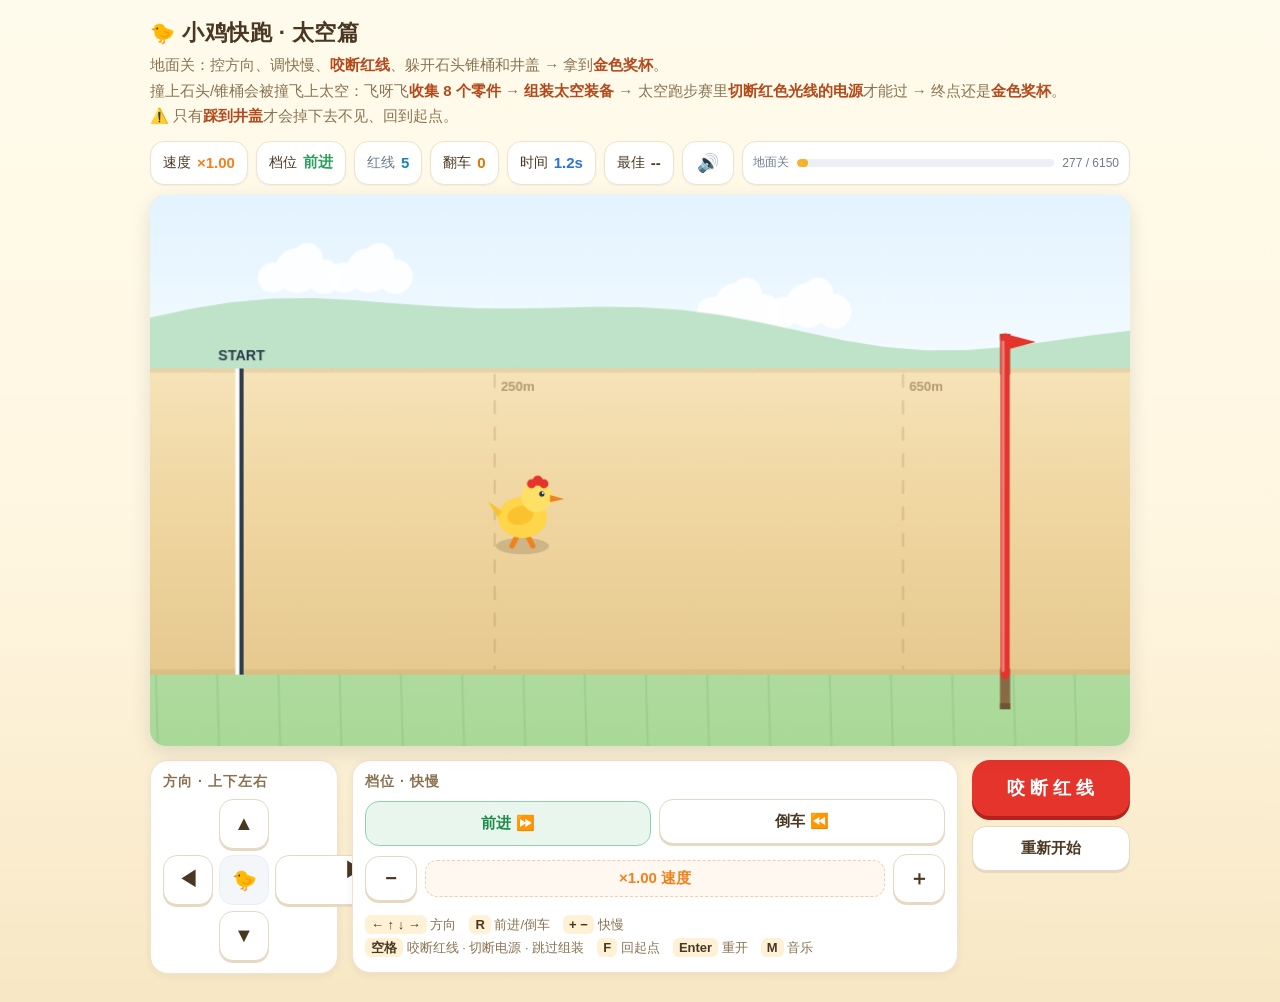
<file: chick-run/index.html>
<!DOCTYPE html>
<html lang="zh-CN">
<head>
<meta charset="utf-8">
<meta name="viewport" content="width=device-width,initial-scale=1,maximum-scale=1,user-scalable=no">
<title>小鸡快跑 · 太空篇（冲向金色奖杯）</title>
<style>
  /* ===== 小鸡系列 DNA 配色（与 hub 一致）===== */
  :root{
    --bg:#FFFBEC; --bg-soft:#FFF6E0;
    --chick:#FFD35C; --chick-bright:#F7C948;
    --beak:#FF9A3C; --comb:#E4453A;
    --ink:#4A3722; --ink-soft:#8A7250;
    --r-sm:14px; --r-md:18px; --r-lg:22px;
    --ease:cubic-bezier(.22,.61,.36,1);
    --dur:.22s;
  }
  *{box-sizing:border-box;-webkit-tap-highlight-color:transparent}
  body{
    margin:0;padding:18px 14px 28px;
    font-family:"PingFang SC","Microsoft YaHei",-apple-system,BlinkMacSystemFont,sans-serif;
    /* 暖奶油底：和 hub 同色系，冷色赛道画面在中间更跳 */
    background:linear-gradient(180deg,var(--bg) 0%,var(--bg-soft) 55%,#F7E7C4 100%);
    color:var(--ink);
  }
  .wrap{max-width:980px;margin:0 auto}
  h1{font-size:22px;margin:0 0 4px;letter-spacing:.5px}
  h1 .egg{font-size:20px}
  /* 儿童友好：辅助文字加大、提高对比（原 #6b7c8c 偏灰偏小） */
  .sub{font-size:15px;color:var(--ink-soft);margin-bottom:12px;line-height:1.7}
  .sub b{color:#B4491B}

  .hud{display:flex;flex-wrap:wrap;gap:8px;margin-bottom:10px}
  .chip{
    background:#fff;border:1px solid #EFE3CE;border-radius:var(--r-sm);
    padding:6px 12px;font-size:14px;display:flex;align-items:center;gap:6px;
    box-shadow:0 1px 2px rgba(20,40,60,.05);
    min-height:44px;                 /* 触屏热区 ≥44px */
  }
  .chip b{font-size:15px;font-variant-numeric:tabular-nums}
  .chip.red b{color:#e5342c}
  .chip.orange b{color:#f0821e}
  .chip.green b{color:#2f9e5f}
  .chip.blue b{color:#2a72d4}
  .chip.warn b{color:#d97706}
  .chip.cyan b{color:#0e8ba8}
  .chip .lb{color:#6b7c8c}
  /* 静音按钮：加大热区 + 明确按压反馈 */
  .chip.mute{
    cursor:pointer;user-select:none;min-width:52px;min-height:44px;justify-content:center;
    transition:transform var(--dur) var(--ease), box-shadow var(--dur) var(--ease);
    touch-action:manipulation;
  }
  .chip.mute:active{transform:translateY(2px);box-shadow:none;background:var(--bg-soft);}
  .chip.mute b{font-size:18px}
  .chip.mute.off{background:#F1E9DA;color:var(--ink-soft)}
  .bar{
    flex:1;min-width:190px;background:#fff;border:1px solid #EFE3CE;border-radius:var(--r-sm);
    padding:6px 10px;display:flex;align-items:center;gap:8px;min-height:44px;
    box-shadow:0 1px 2px rgba(20,40,60,.05);
  }
  .bar .track{flex:1;height:8px;background:#eaf0f6;border-radius:6px;overflow:hidden}
  .bar .fill{height:100%;width:0;background:linear-gradient(90deg,#ffb03a,#e8b71c);border-radius:6px;transition:width .06s linear}
  .bar span{font-size:12px;color:#6b7c8c;white-space:nowrap}

  .stage{position:relative;border-radius:16px;overflow:hidden;box-shadow:0 6px 20px rgba(20,40,60,.12);background:#cfe9c0}
  canvas{display:block;width:100%;aspect-ratio:960/540;background:#dff1fb}
  .hint{
    position:absolute;left:50%;top:14px;transform:translateX(-50%);
    background:rgba(229,52,44,.94);color:#fff;font-size:14px;font-weight:600;
    padding:7px 16px;border-radius:20px;opacity:0;transition:opacity .15s;pointer-events:none;
    box-shadow:0 3px 10px rgba(229,52,44,.35);white-space:nowrap
  }
  .hint.show{opacity:1}
  .hint.cyan{background:rgba(14,139,168,.94);box-shadow:0 3px 10px rgba(14,139,168,.35)}
  .hint.amber{background:rgba(200,140,10,.95);box-shadow:0 3px 10px rgba(200,140,10,.35)}
  .overlay{
    position:absolute;inset:0;display:flex;flex-direction:column;align-items:center;justify-content:center;
    gap:10px;background:rgba(255,255,255,.82);backdrop-filter:blur(3px);padding:16px;text-align:center
  }
  .overlay.hidden{display:none}
  .overlay .big{font-size:30px;font-weight:800;color:#c9891a;text-shadow:0 2px 0 #fff}
  .overlay .t{font-size:15px;color:#38495a;line-height:1.8}
  .overlay .btns{display:flex;gap:10px;margin-top:6px;flex-wrap:wrap;justify-content:center}
  .overlay button{
    border:none;border-radius:24px;padding:10px 24px;font-size:15px;font-weight:700;
    color:#fff;background:#f0821e;cursor:pointer;box-shadow:0 4px 12px rgba(240,130,30,.35)
  }
  .overlay button:active{transform:translateY(1px)}
  .overlay button.ok{background:#3fae6a;box-shadow:0 4px 12px rgba(63,174,106,.35)}
  .overlay button.no{background:#8b9aa8;box-shadow:0 4px 12px rgba(139,154,168,.35)}

  .panel{margin-top:14px;display:grid;grid-template-columns:auto 1fr auto;gap:14px;align-items:start}
  .card{background:#fff;border:1px solid #EFE3CE;border-radius:var(--r-md);padding:12px;box-shadow:0 2px 8px rgba(20,40,60,.06)}
  /* 儿童友好：分组标题加大加深（原 12px 浅灰太小看不清） */
  .card .ttl{font-size:14px;font-weight:700;color:var(--ink-soft);margin-bottom:8px;letter-spacing:1px}
  .dpad{display:grid;grid-template-columns:repeat(3,50px);grid-template-rows:repeat(3,50px);gap:6px}
  .dpad button.up{grid-area:1/2}
  .dpad button.left{grid-area:2/1}
  .dpad button.mid{grid-area:2/2;background:#f4f7fa;color:#9aa8b5;cursor:default;box-shadow:none;border:1px solid #e8eef4}
  .dpad button.right{grid-area:2/3}
  .dpad button.down{grid-area:3/2}
  button.btn{
    border:1px solid #E6D9C2;background:#fff;color:var(--ink);border-radius:var(--r-sm);
    font-size:15px;font-weight:700;cursor:pointer;user-select:none;touch-action:none;
    box-shadow:0 2px 0 #E6D9C2;
    transition:transform var(--dur) var(--ease), box-shadow var(--dur) var(--ease), background var(--dur) var(--ease);
  }
  button.btn:active,button.btn.on{transform:translateY(2px);box-shadow:none;background:#eef4fa}
  .dpad .btn{font-size:20px}
  .gear{display:flex;gap:8px;margin-bottom:10px}
  .gear .btn{flex:1;padding:12px 8px;font-size:15px}
  .gear .btn.fwd.on{background:#e8f6ee;border-color:#8ed3ab;color:#1f8a4c}
  .gear .btn.rev.on{background:#fdeceb;border-color:#f3a9a4;color:#c62c24}
  .speed{display:flex;gap:8px;align-items:center}
  .speed .btn{width:52px;padding:10px 0;font-size:20px}
  .speed .val{
    flex:1;text-align:center;font-size:15px;font-weight:700;color:#f0821e;
    border:1px dashed #f3cfa6;border-radius:12px;padding:8px 0;background:#fff8f0
  }
  .right{display:flex;flex-direction:column;gap:10px;align-items:stretch;min-width:158px}
  .bite{padding:16px 10px;font-size:18px;font-weight:800;color:#fff;background:#e5342c;border:none;border-radius:var(--r-md);
        min-height:56px;cursor:pointer;box-shadow:0 4px 0 #b3221c;touch-action:none;
        transition:background .15s var(--ease), transform var(--dur) var(--ease), box-shadow var(--dur) var(--ease)}
  .bite:active{transform:translateY(3px);box-shadow:0 1px 0 #b3221c}
  .bite.ready{animation:pulse .7s infinite}
  .bite.amber{background:#c9891a;box-shadow:0 4px 0 #96620f}
  .bite.cyan{background:#0e8ba8;box-shadow:0 4px 0 #0a6579}
  .bite[disabled]{background:#c3cdd6;box-shadow:0 4px 0 #aab5bf;cursor:default;animation:none}
  @keyframes pulse{0%,100%{box-shadow:0 4px 0 #b3221c,0 0 0 0 rgba(229,52,44,.5)}50%{box-shadow:0 4px 0 #b3221c,0 0 0 10px rgba(229,52,44,0)}}
  .reset{padding:12px 10px;font-size:15px;min-height:44px}
  /* 儿童友好：按键说明加大，不再用 11px 浅灰 */
  .keys{font-size:13px;color:var(--ink-soft);line-height:1.8;margin-top:10px}
  .keys b{color:var(--ink);background:#FFF1D6;border-radius:6px;padding:2px 6px;font-weight:700}
  @media(max-width:720px){
    .panel{grid-template-columns:1fr}
    .right{flex-direction:row}
    .right .bite{flex:1}
  }
  /* ===== 无障碍：尊重系统「减少动态效果」 ====== */
  @media (prefers-reduced-motion: reduce){
    *, *::before, *::after{
      animation-duration:.01ms !important;
      animation-iteration-count:1 !important;
      transition-duration:.08s !important;
    }
    .bite.ready{animation:none !important;}
  }
</style>
</head>
<body>
<div class="wrap">
  <h1><span class="egg">🐤</span> 小鸡快跑 · 太空篇</h1>
  <div class="sub">
    地面关：控方向、调快慢、<b>咬断红线</b>、躲开石头锥桶和井盖 → 拿到<b>金色奖杯</b>。<br>
    撞上石头/锥桶会被撞飞上太空：飞呀飞<b>收集 8 个零件</b> → <b>组装太空装备</b> → 太空跑步赛里<b>切断红色光线的电源</b>才能过 → 终点还是<b>金色奖杯</b>。<br>
    ⚠️ 只有<b>踩到井盖</b>才会掉下去不见、回到起点。
  </div>

  <div class="hud">
    <div class="chip orange">速度 <b id="hSpeed">×1.00</b></div>
    <div class="chip green">档位 <b id="hGear">前进</b></div>
    <div class="chip cyan"><span class="lb" id="hBarLabel">红线</span> <b id="hBarVal">5</b></div>
    <div class="chip warn">翻车 <b id="hCrash">0</b></div>
    <div class="chip blue">时间 <b id="hTime">0.0s</b></div>
    <div class="chip">最佳 <b id="hBest">--</b></div>
    <div class="chip mute" id="btnMute" title="背景音乐开关"><b id="muteIcon">🔊</b></div>
    <div class="bar"><span id="hStage">地面关</span><div class="track"><div class="fill" id="hFill"></div></div><span id="hDist">0 / 6150</span></div>
  </div>

  <div class="stage">
    <canvas id="cv" role="img" aria-label="小鸡快跑游戏画面：地面关冲向金色奖杯，撞飞后进太空收集零件"></canvas>
    <div class="hint" id="hint">前面有红线！按【咬断】把它咬断！</div>
    <div class="overlay hidden" id="win">
      <div class="big" id="winBig">🏆 拿到金色奖杯！</div>
      <div class="t" id="winT">用时 0.0 秒</div>
      <div class="btns">
        <button id="toSpace" class="ok">🚀 继续太空冒险</button>
        <button id="again">再来一局</button>
      </div>
    </div>
    <div class="overlay hidden" id="crash">
      <div class="big" id="crashBig" style="color:#4b5563">🕳️ 掉进井里啦！</div>
      <div class="t" id="crashT"></div>
      <div class="btns">
        <button id="revive" class="ok">🔁 回到起点</button>
        <button id="crashReset" class="no">重新开始</button>
      </div>
    </div>
  </div>

  <div class="panel">
    <div class="card">
      <div class="ttl">方向 · 上下左右</div>
      <div class="dpad">
        <button class="btn up"    data-k="up">▲</button>
        <button class="btn left"  data-k="left">◀</button>
        <button class="btn mid">🐤</button>
        <button class="btn right" data-k="right">▶</button>
        <button class="btn down"  data-k="down">▼</button>
      </div>
    </div>

    <div class="card">
      <div class="ttl">档位 · 快慢</div>
      <div class="gear">
        <button class="btn fwd on" id="btnFwd">前进 ⏩</button>
        <button class="btn rev" id="btnRev">倒车 ⏪</button>
      </div>
      <div class="speed">
        <button class="btn" id="btnMinus">−</button>
        <div class="val" id="speedVal">×1.00 速度</div>
        <button class="btn" id="btnPlus">＋</button>
      </div>
      <div class="keys">
        <b>← ↑ ↓ →</b> 方向　<b>R</b> 前进/倒车　<b>+ −</b> 快慢<br>
        <b>空格</b> 咬断红线 · 切断电源 · 跳过组装　<b>F</b> 回起点　<b>Enter</b> 重开　<b>M</b> 音乐
      </div>
    </div>

    <div class="right">
      <button class="bite" id="btnBite">咬 断 红 线</button>
      <button class="btn reset" id="btnReset">重新开始</button>
    </div>
  </div>
</div>

<script>
(function(){
  const cv = document.getElementById('cv');
  const ctx = cv.getContext('2d');
  const W = 960, H = 540;

  /* 渐变缓存：createLinearGradient / createRadialGradient 每帧重建是隐蔽的性能开销。
   * 渐变坐标在「绘制时」按当前变换解析，逻辑坐标恒为 960×540，因此可长期复用。 */
  const _grads = Object.create(null);
  function grad(key, make){
    let g = _grads[key];
    if (!g){ g = make(); _grads[key] = g; }
    return g;
  }

  /* DPR 上限锁 2；尺寸没变就不重建画布（改 canvas.width 会清屏 + 重新分配显存） */
  let fitW = 0, fitH = 0, fitTimer = 0;
  function fit(){
    const dpr = Math.min(2, window.devicePixelRatio || 1);
    const bw = Math.round(W * dpr), bh = Math.round(H * dpr);
    if (bw === fitW && bh === fitH) return;
    fitW = bw; fitH = bh;
    cv.width = bw; cv.height = bh;
    ctx.setTransform(dpr,0,0,dpr,0,0);
  }
  function scheduleFit(){
    if (fitTimer) return;
    fitTimer = setTimeout(() => { fitTimer = 0; fit(); }, 100);
  }
  fit();
  window.addEventListener('resize', scheduleFit);
  window.addEventListener('orientationchange', () => setTimeout(fit, 200));

  /* ===================== 常量 ===================== */
  // 地面关
  const TOP = 170, BOT = 470;
  const worldW = 6800, START_X = 150, trophyX = 6300;
  const BASE = 230, MANUAL_X = 300, MANUAL_Y = 260;
  const R = 26, HIT_R = 22, BITE_RANGE = 110;
  const ROPE_XS = [900,1900,3000,4100,5200];
  const OB_NAME = {rock:'石头', cone:'锥桶', manhole:'井盖'};

  // 太空关
  const SP_W = 5600, SP_START = 150, SP_TROPHY = 5200;
  const SP_TOP = 80, SP_BOT = 500;                 // 飞行空域
  const SP_T = 210, SP_B = 450;                    // 太空跑道
  const SP_BASE = 250, SP_ACC = 700;               // 飞行：水平速度 / 垂直加速度（失重）
  const PART_N = 8, PART_R = 36;
  const SP_BEAM_XS = [1200, 2200, 3200, 4300];
  const CUT_RANGE = 140;
  const SP_OB_NAME = {meteor:'陨石', sat:'卫星碎片', crate:'货舱'};
  const PART_NAME = ['头盔','背包','护目镜','靴子'];

  /* ===================== 状态 ===================== */
  const keys = {up:false,down:false,left:false,right:false};
  let stage = 'GROUND';
  let ropes, obstacles, chick, gear, mult, won, elapsed, bestTotal, bestGround, bestSpace;
  let confetti, runPhase, particles, nowSec;
  let crashed, crashT, crashKind, crashMode, crashObj, crashShown, crashes, invT;
  let flyVy, fallVy, crashRot, crashScale, crashAlpha, spaceAlpha;
  // 太空
  let parts, got, meteors, spObs, beams, boxes, asmT, equipMask, flyVySpace, stunned, sCrashes;
  let groundElapsed, curStart, curGoal;

  function lsGet(k){ try{ return localStorage.getItem(k); }catch(e){ return null; } }
  function lsSet(k,v){ try{ localStorage.setItem(k,v); }catch(e){} }
  bestTotal  = parseFloat(lsGet('ckBestTotal')  || '0') || 0;
  bestGround = parseFloat(lsGet('ckBestGround') || '0') || 0;
  bestSpace  = parseFloat(lsGet('ckBestSpace')  || '0') || 0;

  /* ===================== 音频（WebAudio，零外部资源） ===================== */
  let ac = null, musicBus = null, delaySend = null;
  const music = {
    on: lsGet('ckMusic') !== '0',
    theme: 'ground', timer: null, i: 0, nextT: 0, bpm: 138
  };
  const G_MEL = [72,-1,76,-1, 79,-1,76,-1, 74,-1,77,-1, 81,-1,77,-1,
                 72,-1,76,-1, 79,-1,84,-1, 83,-1,79,-1, 76,-1,72,-1];
  const G_BASS = [48,48,55,55,53,50,55,48];
  const S_MEL = [69,-1,-1,-1, 76,-1,-1,-1, 74,-1,-1,-1, 81,-1,-1,-1,
                 78,-1,-1,-1, 71,-1,-1,-1, 74,-1,79,-1, 76,-1,-1,-1];
  const S_PAD = [45,45,50,50,43,43,48,48];

  function ensureAudio(){
    try{
      if(ac){
        if(ac.state === 'suspended') ac.resume();
        return;
      }
      const AC = window.AudioContext || window.webkitAudioContext;
      if(!AC) return;
      ac = new AC();
      musicBus = ac.createGain();
      musicBus.gain.value = music.on ? 0.9 : 0;
      musicBus.connect(ac.destination);
      const dl = ac.createDelay(1.0); dl.delayTime.value = 0.375;
      const fb = ac.createGain(); fb.gain.value = 0.34;
      delaySend = ac.createGain(); delaySend.gain.value = 0;
      musicBus.connect(delaySend); delaySend.connect(dl);
      dl.connect(fb); fb.connect(dl); dl.connect(ac.destination);
      music.nextT = ac.currentTime + 0.08;
      startMusicClock();
    }catch(e){}
  }
  /* 音乐调度时钟：切后台时停掉，回来重设 timebase 再启动（避免积压一大段音符） */
  function startMusicClock(){
    if(!ac) return;
    music.nextT = Math.max(music.nextT, ac.currentTime + 0.08);
    if(!music.timer) music.timer = setInterval(scheduleTick, 25);
  }
  function stopMusicClock(){
    if(music.timer){ clearInterval(music.timer); music.timer = null; }
  }
  function note(midi, t, dur, type, vol){
    if(!ac) return;
    try{
      const o = ac.createOscillator(), g = ac.createGain();
      o.type = type; o.frequency.value = 440*Math.pow(2,(midi-69)/12);
      g.gain.setValueAtTime(0.0001, t);
      g.gain.linearRampToValueAtTime(vol, t + 0.012);
      g.gain.exponentialRampToValueAtTime(0.0001, t + dur);
      o.connect(g); g.connect(musicBus);
      o.start(t); o.stop(t + dur + 0.03);
    }catch(e){}
  }
  function scheduleTick(){
    if(!ac || !music.on || document.hidden) return;
    const now = ac.currentTime;
    if(music.nextT < now) music.nextT = now + 0.05;
    let guard = 0;
    while(music.nextT < now + 0.20 && guard++ < 40){
      const i = music.i, t = music.nextT;
      if(music.theme === 'ground'){
        const m = G_MEL[i % G_MEL.length];
        if(m > 0) note(m, t, 0.17, 'square', 0.040);
        if(i % 2 === 0) note(G_BASS[Math.floor(i/4) % 8], t, 0.24, 'triangle', 0.048);
        else note(96, t, 0.035, 'square', 0.014);
      }else{
        const m = S_MEL[i % S_MEL.length];
        if(m > 0) note(m, t, 0.55, 'triangle', 0.045);
        if(i % 8 === 0) note(S_PAD[Math.floor(i/8) % 8], t, 1.8, 'sine', 0.030);
      }
      music.i = (i + 1) % 32;
      music.nextT += 30 / music.bpm;
    }
  }
  function playTheme(th){
    if(music.theme === th) return;
    music.theme = th;
    music.bpm = (th === 'ground') ? 138 : 84;
    music.i = 0;
    if(ac) music.nextT = ac.currentTime + 0.06;
    if(delaySend) delaySend.gain.value = (th === 'ground') ? 0 : 0.32;
  }
  function setMusic(on){
    music.on = on;
    lsSet('ckMusic', on ? '1' : '0');
    document.getElementById('muteIcon').textContent = on ? '🔊' : '🔇';
    document.getElementById('btnMute').classList.toggle('off', !on);
    if(musicBus && ac){
      const g = musicBus.gain, t = ac.currentTime;
      g.cancelScheduledValues(t);
      g.setValueAtTime(g.value, t);
      g.linearRampToValueAtTime(on ? 0.9 : 0.0001, t + 0.06);
    }
    if(on){ ensureAudio(); music.nextT = ac ? ac.currentTime + 0.05 : 0; }
  }
  // 音效（直连 destination，不受静音影响）
  function beep(freq, dur, type, vol){
    try{
      if(!ac) return;
      const o = ac.createOscillator(), g = ac.createGain();
      o.type = type || 'square'; o.frequency.value = freq;
      const v = vol || 0.06, t = ac.currentTime;
      g.gain.setValueAtTime(v, t);
      g.gain.exponentialRampToValueAtTime(0.0001, t + (dur || 0.12));
      o.connect(g); g.connect(ac.destination);
      o.start(t); o.stop(t + (dur || 0.12) + 0.02);
    }catch(e){}
  }

  /* ===================== 工具 ===================== */
  const clamp = (v,a,b) => Math.max(a, Math.min(b, v));
  function camOf(x, w){ return clamp(x - W*0.38, 0, Math.max(0, w - W)); }
  // 地面绳子 / 太空光线：同构的"不可穿越"阻挡
  function clampXToBars(prevX, nx, bars, gap){
    for(const b of bars){
      if(b.open) continue;
      if(prevX < b.x && nx > b.x - gap) nx = b.x - gap;
      else if(prevX > b.x && nx < b.x + gap) nx = b.x + gap;
    }
    return nx;
  }

  /* ===================== 关卡生成 ===================== */
  function genObstacles(){
    const list = [];
    const rOf = t => t==='manhole' ? 30 : (t==='rock' ? 22 : 18);
    let x = 760;
    while(x < 6000){
      let nearRope = false;
      for(const rx of ROPE_XS) if(Math.abs(x - rx) < 180) nearRope = true;
      if(nearRope){ x += 130; continue; }
      const pool = ['rock','cone','manhole'];
      const t1 = pool[Math.floor(Math.random()*3)];
      const r1 = rOf(t1);
      const y1 = TOP + r1 + 24 + Math.random()*(BOT - TOP - 2*r1 - 48);
      list.push({x, y:y1, r:r1, t:t1, seed:Math.random()*6.28});
      if(Math.random() < 0.34){
        const t2 = pool[Math.floor(Math.random()*3)];
        const r2 = rOf(t2);
        for(let k=0;k<20;k++){
          const y2 = TOP + r2 + 24 + Math.random()*(BOT - TOP - 2*r2 - 48);
          if(Math.abs(y2 - y1) >= r1 + r2 + 2*HIT_R + 56){
            list.push({x: x + (Math.random()*40-20), y:y2, r:r2, t:t2, seed:Math.random()*6.28});
            break;
          }
        }
      }
      x += 300 + Math.random()*230;
    }
    return list;
  }

  function genParts(){
    const list = [];
    for(let i=0;i<PART_N;i++){
      list.push({
        x: 700 + i*620,
        y: 265 + Math.sin(i*1.7)*145,
        kind: i % 4,
        seed: i*1.3,
        got: false
      });
    }
    return list;
  }

  function genMeteors(){
    const list = [];
    for(let i=0;i<10;i++){
      list.push({x: 900 + i*470, y: 150 + Math.sin(i*2.1)*150 + 130, r: 16 + (i%3)*5, seed: i*2.2});
    }
    return list;
  }

  function genSpaceRun(){
    const pool = ['meteor','sat','crate'];
    const rOf = t => t==='meteor' ? 24 : (t==='sat' ? 20 : 26);
    const obs = [];
    let x = 760;
    while(x < SP_TROPHY - 700){
      let nearBeam = false;
      for(const bx of SP_BEAM_XS) if(Math.abs(x - bx) < 180) nearBeam = true;
      if(nearBeam){ x += 130; continue; }
      const t1 = pool[Math.floor(Math.random()*3)];
      const r1 = rOf(t1);
      const y1 = SP_T + r1 + 20 + Math.random()*(SP_B - SP_T - 2*r1 - 40);
      obs.push({x, y:y1, r:r1, t:t1, seed:Math.random()*6.28});
      if(Math.random() < 0.34){
        const t2 = pool[Math.floor(Math.random()*3)];
        const r2 = rOf(t2);
        for(let k=0;k<20;k++){
          const y2 = SP_T + r2 + 20 + Math.random()*(SP_B - SP_T - 2*r2 - 40);
          if(Math.abs(y2 - y1) >= r1 + r2 + 2*HIT_R + 56){
            obs.push({x: x + (Math.random()*40-20), y:y2, r:r2, t:t2, seed:Math.random()*6.28});
            break;
          }
        }
      }
      x += 320 + Math.random()*240;
    }
    const bm = SP_BEAM_XS.map(x => ({x, off:false, anim:0}));
    const bx = SP_BEAM_XS.map(x => ({x: x - 95, y: SP_B - 44, w:54, h:64, off:false, anim:0, bx:x}));
    return {obs, bm, bx};
  }

  /* ===================== 动作 ===================== */
  function biteRope(){
    if(stage !== 'GROUND' || crashed) return;
    let target = null, bd = 1e9;
    for(const r of ropes){
      if(r.broken) continue;
      const d = Math.abs(chick.x - r.x);
      if(d < BITE_RANGE && d < bd){ bd = d; target = r; }
    }
    if(target){
      target.broken = true; target.anim = 0;
      for(let i=0;i<18;i++) particles.push({
        x:target.x + (Math.random()*20-10), y:TOP + Math.random()*(BOT-TOP),
        vx:(Math.random()*2-1)*180, vy:(Math.random()*2-1)*180,
        life:0.7, max:0.7, c:['#e5342c','#ff6b5e','#ffb03a'][i%3]
      });
      beep(220,.12,'sawtooth',.07); setTimeout(()=>beep(120,.16,'square',.06),70);
    }else beep(150,.08,'sine',.04);
  }

  function cutPower(){
    if(stage !== 'SPACE_RUN') return;
    let target = null, bd = 1e9;
    for(const b of boxes){
      if(b.off) continue;
      const dx = Math.abs(chick.x - b.x), dy = Math.abs(chick.y - b.y);
      if(dx < CUT_RANGE && dy < 95 && dx < bd){ bd = dx; target = b; }
    }
    if(target){
      target.off = true; target.anim = 0;
      const beam = beams.find(v => Math.abs(v.x - target.bx) < 1);
      if(beam){ beam.off = true; beam.anim = 0; }
      for(let i=0;i<20;i++) particles.push({
        x:target.x + (Math.random()*30-15), y:target.y + (Math.random()*30-15),
        vx:(Math.random()*2-1)*220, vy:-Math.random()*200 - 30,
        life:0.8, max:0.8, c:['#ffd54a','#ffb03a','#ffffff','#8fd7ff'][i%4]
      });
      beep(320,.12,'sawtooth',.07); setTimeout(()=>beep(110,.22,'square',.06),110);
    }else beep(150,.08,'sine',.04);
  }

  function primaryAction(){
    if(stage === 'GROUND') biteRope();
    else if(stage === 'SPACE_RUN') cutPower();
    else if(stage === 'ASSEMBLE') setStage('SPACE_RUN');
    else beep(150,.06,'sine',.03);
  }

  /* ===================== 撞车 ===================== */
  function doCrash(o){
    if(crashed || invT > 0) return;
    crashed = true; crashT = 0; crashKind = o.t; crashObj = o; crashShown = false; crashes++;
    crashRot = 0; crashScale = 1; crashAlpha = 1; spaceAlpha = 0;
    crashMode = (o.t === 'manhole') ? 'fall' : 'fly';
    flyVy = -520; fallVy = 20;
    if(crashMode === 'fly'){
      for(let i=0;i<26;i++) particles.push({
        x:o.x + (Math.random()*26-13), y:o.y + (Math.random()*20-10),
        vx:(Math.random()*2-1)*260, vy:-Math.random()*240 - 40,
        life:0.9, max:0.9, c:['#c9b48a','#a89a7c','#e6d8b8','#ffffff'][i%4]
      });
      beep(150,.18,'sawtooth',.08);
      setTimeout(()=>beep(240,.2,'square',.06),150);
      setTimeout(()=>beep(420,.35,'sine',.05),330);
    }else{
      chick.x = o.x; chick.y = o.y;
      for(let i=0;i<14;i++) particles.push({
        x:o.x + (Math.random()*28-14), y:o.y + (Math.random()*14-7),
        vx:(Math.random()*2-1)*140, vy:-Math.random()*120,
        life:0.7, max:0.7, c:['#8a7a5c','#6f6350','#a89877'][i%3]
      });
      beep(260,.16,'square',.07);
      setTimeout(()=>beep(120,.28,'sine',.07),170);
      document.getElementById('crashT').textContent =
        '小鸡踩翻井盖，掉下去不见了！回到起点重新跑～（第 ' + crashes + ' 次）';
      document.getElementById('crash').classList.remove('hidden');
      crashShown = true;
    }
    document.getElementById('hCrash').textContent = crashes + sCrashes;
  }

  function stunSpace(o){
    if(invT > 0 || stunned > 0) return;
    stunned = 0.9; sCrashes++;
    for(let i=0;i<16;i++) particles.push({
      x:o.x + (Math.random()*24-12), y:o.y + (Math.random()*24-12),
      vx:(Math.random()*2-1)*200, vy:(Math.random()*2-1)*200,
      life:0.7, max:0.7, c:['#9fb6c9','#cfe4f2','#ffffff'][i%3]
    });
    beep(200,.14,'square',.07); setTimeout(()=>beep(140,.18,'triangle',.05),120);
    document.getElementById('hCrash').textContent = crashes + sCrashes;
  }

  function toStart(){
    if(stage !== 'GROUND') return;
    crashed = false; crashShown = false; crashT = 0; invT = 1.6;
    crashRot = 0; crashScale = 1; crashAlpha = 1; spaceAlpha = 0; flyVy = 0; fallVy = 0;
    chick.x = START_X; chick.y = (TOP + BOT)/2;
    document.getElementById('crash').classList.add('hidden');
    setGear(1);
  }

  /* ===================== 阶段切换 ===================== */
  function setStage(s){
    stage = s;
    document.getElementById('win').classList.add('hidden');
    document.getElementById('crash').classList.add('hidden');

    if(s === 'GROUND'){
      curStart = START_X; curGoal = trophyX;
      playTheme('ground');
    }else if(s === 'GROUND_WIN'){
      if(!groundElapsed) groundElapsed = elapsed;
      curStart = START_X; curGoal = trophyX;
      playTheme('ground');
    }else if(s === 'SPACE_FLY'){
      if(!groundElapsed) groundElapsed = elapsed;
      spaceAlpha = 1; won = false;      // 进太空就放下奖杯
      chick.x = SP_START; chick.y = (SP_TOP + SP_BOT)/2;
      flyVySpace = 0; got = 0;
      parts = genParts(); meteors = genMeteors();
      curStart = SP_START; curGoal = SP_W - 200;
      playTheme('space');
      beep(660,.14,'triangle',.05); setTimeout(()=>beep(880,.18,'triangle',.05),140);
    }else if(s === 'ASSEMBLE'){
      asmT = 0; equipMask = 0;
      chick.x = W/2; chick.y = 320;
      playTheme('space');
    }else if(s === 'SPACE_RUN'){
      const g = genSpaceRun();
      spObs = g.obs; beams = g.bm; boxes = g.bx;
      equipMask = 15; stunned = 0; invT = 1.2;
      chick.x = SP_START; chick.y = (SP_T + SP_B)/2;
      curStart = SP_START; curGoal = SP_TROPHY;
      playTheme('space');
    }else if(s === 'SPACE_WIN'){
      curStart = SP_START; curGoal = SP_TROPHY;
    }
    syncActionBtn();
  }

  function syncActionBtn(){
    const b = document.getElementById('btnBite');
    b.classList.remove('ready','amber','cyan');
    if(stage === 'GROUND'){ b.textContent = '咬 断 红 线'; b.disabled = false; }
    else if(stage === 'SPACE_RUN'){ b.textContent = '切 断 电 源'; b.disabled = false; b.classList.add('cyan'); }
    else if(stage === 'ASSEMBLE'){ b.textContent = '跳 过 组 装'; b.disabled = false; b.classList.add('amber'); }
    else { b.textContent = '飞 行 中…'; b.disabled = true; }
  }

  /* ===================== 全量重置 ===================== */
  function reset(){
    ropes = ROPE_XS.map(x => ({x, broken:false, anim:0}));
    obstacles = genObstacles();
    chick = {x:START_X, y:(TOP+BOT)/2};
    gear = 1; mult = 1; won = false; elapsed = 0;
    crashed = false; crashT = 0; crashKind = 'rock'; crashMode = 'fly'; crashObj = null;
    crashShown = false; crashes = 0; invT = 0;
    flyVy = 0; fallVy = 0; crashRot = 0; crashScale = 1; crashAlpha = 1; spaceAlpha = 0;
    parts = []; got = 0; meteors = []; spObs = []; beams = []; boxes = [];
    asmT = 0; equipMask = 0; flyVySpace = 0; stunned = 0; sCrashes = 0;
    groundElapsed = 0;
    confetti = []; particles = []; runPhase = 0; nowSec = 0;
    document.getElementById('hCrash').textContent = '0';
    document.getElementById('hBest').textContent = bestTotal ? bestTotal.toFixed(1)+'s' : '--';
    setStage('GROUND');
    setGear(1); setSpeed(1);
  }

  /* ===================== 档位 / 速度 ===================== */
  function setGear(g){
    gear = g;
    document.getElementById('btnFwd').classList.toggle('on', g===1);
    document.getElementById('btnRev').classList.toggle('on', g===-1);
    document.getElementById('hGear').textContent = g===1 ? '前进' : '倒车';
  }
  function setSpeed(m){
    mult = clamp(Math.round(m*100)/100, 0.25, 2.5);
    const txt = '×' + mult.toFixed(2);
    document.getElementById('speedVal').textContent = txt + ' 速度';
    document.getElementById('hSpeed').textContent = txt;
  }

  /* ===================== 更新 ===================== */
  function update(dt){
    nowSec += dt;
    if(invT > 0) invT -= dt;
    switch(stage){
      case 'GROUND':
        if(crashed) updateCrashAnim(dt); else updateGround(dt);
        break;
      case 'SPACE_FLY':  updateSpaceFly(dt); elapsed += dt; break;
      case 'ASSEMBLE':   updateAssemble(dt); break;
      case 'SPACE_RUN':
        if(stunned > 0) updateStun(dt); else updateSpaceRun(dt);
        elapsed += dt;
        break;
    }
    // 粒子
    for(let i=particles.length-1;i>=0;i--){
      const p = particles[i];
      p.x += p.vx*dt; p.y += p.vy*dt; p.vy += 520*dt; p.life -= dt;
      if(p.life <= 0) particles.splice(i,1);
    }
    for(let i=confetti.length-1;i>=0;i--){
      const c = confetti[i];
      c.x += c.vx*dt; c.y += c.vy*dt; c.rot += dt*4; c.life -= dt;
      if(c.y > H+30) confetti.splice(i,1);
    }
    updateHUD();
  }

  function updateGround(dt){
    elapsed += dt;
    let vx = gear * BASE * mult;
    if(keys.left)  vx -= MANUAL_X;
    if(keys.right) vx += MANUAL_X;
    let vy = 0;
    if(keys.up)   vy -= MANUAL_Y;
    if(keys.down) vy += MANUAL_Y;
    let nx = chick.x + vx*dt;
    let ny = clamp(chick.y + vy*dt, TOP+R, BOT-R);
    nx = clampXToBars(chick.x, nx, ropes.map(r=>({x:r.x, open:r.broken})), R);
    chick.x = clamp(nx, R, worldW - R);
    chick.y = ny;
    runPhase += dt * (5 + Math.abs(vx)/45);
    for(const r of ropes) if(r.broken && r.anim < 1) r.anim = Math.min(1, r.anim + dt*2.2);

    if(invT <= 0){
      for(const o of obstacles){
        const ys = o.t === 'manhole' ? 0.62 : 1;
        const dx = chick.x - o.x, dy = (chick.y - o.y)/ys, rr = o.r + HIT_R;
        if(dx*dx + dy*dy < rr*rr){ doCrash(o); break; }
      }
    }
    if(!crashed && chick.x >= trophyX - 45) winGround();
  }

  function updateCrashAnim(dt){
    crashT += dt; runPhase += dt*4;
    if(crashMode === 'fly'){
      flyVy -= 760*dt;
      chick.y += flyVy*dt;
      chick.x += gear * 46 * dt;
      crashRot += 7.2*dt;
      crashScale = Math.max(0.32, 1 - Math.max(0, crashT - 0.5)*0.55);
      if(chick.y < TOP - 210) spaceAlpha = Math.min(1, spaceAlpha + dt*1.9);
      if(crashT < 1.4 && Math.random() < 0.55) particles.push({
        x:chick.x + (Math.random()*16-8), y:chick.y + 18,
        vx:(Math.random()*2-1)*40, vy:60 + Math.random()*80,
        life:0.5, max:0.5, c:['#ffb03a','#ff7a29','#ffe08a'][Math.floor(Math.random()*3)]
      });
      // 飞上去了 → 留在太空，进入太空关
      if(crashT > 1.5) setStage('SPACE_FLY');
    }else{
      fallVy += 520*dt;
      chick.y += fallVy*dt*0.30;
      crashRot += 5.4*dt;
      crashScale = Math.max(0.02, 1 - crashT*1.15);
      crashAlpha = Math.max(0, 1 - Math.max(0, crashT - 0.35)*1.9);
    }
  }

  function updateSpaceFly(dt){
    let vx = gear * SP_BASE * mult;
    if(keys.left)  vx -= MANUAL_X*0.8;
    if(keys.right) vx += MANUAL_X*0.8;
    if(stunned > 0) vx *= 0.35;          // 撞到小陨石：慢下来
    // 失重：垂直方向有惯性
    let acc = 0;
    if(keys.up)   acc -= SP_ACC;
    if(keys.down) acc += SP_ACC;
    flyVySpace += acc*dt;
    flyVySpace *= Math.pow(0.12, dt);
    chick.x = clamp(chick.x + vx*dt, R, SP_W - R);
    chick.y = clamp(chick.y + flyVySpace*dt, SP_TOP + R, SP_BOT - R);
    runPhase += dt * (5 + Math.abs(vx)/45);

    for(const p of parts){
      if(p.got) continue;
      const dx = chick.x - p.x, dy = chick.y - p.y;
      if(dx*dx + dy*dy < PART_R*PART_R){
        p.got = true; got++;
        for(let i=0;i<12;i++) particles.push({
          x:p.x, y:p.y, vx:(Math.random()*2-1)*200, vy:(Math.random()*2-1)*200,
          life:0.6, max:0.6, c:['#8fd7ff','#ffe066','#ffffff'][i%3]
        });
        beep(880,.09,'triangle',.05); setTimeout(()=>beep(1320,.12,'triangle',.05),80);
      }
    }
    if(stunned <= 0){
      for(const m of meteors){
        const dx = chick.x - m.x, dy = chick.y - m.y, rr = m.r + HIT_R;
        if(dx*dx + dy*dy < rr*rr){
          stunned = 0.6;
          for(let i=0;i<10;i++) particles.push({
            x:m.x, y:m.y, vx:(Math.random()*2-1)*160, vy:(Math.random()*2-1)*160,
            life:0.6, max:0.6, c:['#8a8073','#b6ada0','#d8d0c4'][i%3]
          });
          beep(180,.12,'square',.05);
          break;
        }
      }
    }else{
      stunned -= dt;
      if(stunned <= 0){ stunned = 0; crashRot = 0; }
    }

    if(got >= PART_N || chick.x > SP_W - 220){
      for(const p of parts) if(!p.got){ p.got = true; got++; }
      setStage('ASSEMBLE');
    }
  }

  function updateAssemble(dt){
    asmT += dt;
    equipMask = 0;
    for(let i=0;i<4;i++) if(asmT >= i*0.55 + 0.5) equipMask |= (1 << i);
    if(asmT > 2.4) setStage('SPACE_RUN');
  }

  function updateStun(dt){
    stunned -= dt;
    runPhase += dt*6;
    crashRot += 9*dt;
    if(stunned <= 0){ stunned = 0; invT = 1.2; crashRot = 0; }
  }

  function updateSpaceRun(dt){
    let vx = gear * BASE * mult;
    if(keys.left)  vx -= MANUAL_X;
    if(keys.right) vx += MANUAL_X;
    let vy = 0;
    if(keys.up)   vy -= MANUAL_Y;
    if(keys.down) vy += MANUAL_Y;
    let nx = chick.x + vx*dt;
    let ny = clamp(chick.y + vy*dt, SP_T + R, SP_B - R);
    nx = clampXToBars(chick.x, nx, beams.map(b=>({x:b.x, open:b.off})), R);
    chick.x = clamp(nx, R, SP_W - R);
    chick.y = ny;
    runPhase += dt * (5 + Math.abs(vx)/45);
    for(const b of beams) if(b.off && b.anim < 1) b.anim = Math.min(1, b.anim + dt*2.2);
    for(const b of boxes) if(b.off && b.anim < 1) b.anim = Math.min(1, b.anim + dt*2.2);

    if(invT <= 0){
      for(const o of spObs){
        const dx = chick.x - o.x, dy = chick.y - o.y, rr = o.r + HIT_R;
        if(dx*dx + dy*dy < rr*rr){ stunSpace(o); break; }
      }
    }
    if(chick.x >= SP_TROPHY - 45) winSpace();
  }

  /* ===================== 通关 ===================== */
  function confettiBurst(){
    for(let i=0;i<140;i++) confetti.push({
      x:Math.random()*W, y:-Math.random()*200, vx:(Math.random()*2-1)*70, vy:90+Math.random()*180,
      r:3+Math.random()*4, rot:Math.random()*6,
      c:['#e8b71c','#ffd76e','#fff3c4','#3fae6a','#2a72d4','#e5342c'][i%6], life:3.2
    });
    [523,659,784,1047].forEach((f,i)=>setTimeout(()=>beep(f,.16,'triangle',.07), i*130));
  }
  function winGround(){
    won = true;
    setStage('GROUND_WIN');
    if(!bestGround || groundElapsed < bestGround){ bestGround = groundElapsed; lsSet('ckBestGround', String(bestGround)); }
    if(!bestTotal || elapsed < bestTotal){ bestTotal = elapsed; lsSet('ckBestTotal', String(bestTotal)); }
    document.getElementById('winBig').textContent = '🏆 地面关 · 金色奖杯！';
    document.getElementById('winBig').style.color = '#c9891a';
    document.getElementById('winT').innerHTML =
      '地面用时 <b>' + groundElapsed.toFixed(1) + 's</b>　·　翻车 ' + crashes + ' 次<br>' +
      '地面最佳 ' + bestGround.toFixed(1) + 's';
    document.getElementById('toSpace').style.display = '';
    document.getElementById('win').classList.remove('hidden');
    confettiBurst();
  }
  function winSpace(){
    won = true;
    const spaceT = Math.max(0, elapsed - groundElapsed);
    if(!bestSpace || spaceT < bestSpace){ bestSpace = spaceT; lsSet('ckBestSpace', String(bestSpace)); }
    if(!bestTotal || elapsed < bestTotal){ bestTotal = elapsed; lsSet('ckBestTotal', String(bestTotal)); }
    setStage('SPACE_WIN');
    document.getElementById('winBig').textContent = '🏆 太空赛 · 金色奖杯！';
    document.getElementById('winBig').style.color = '#c9891a';
    document.getElementById('winT').innerHTML =
      '地面 ' + groundElapsed.toFixed(1) + 's ＋ 太空 <b>' + spaceT.toFixed(1) + 's</b> ＝ 总计 <b>' + elapsed.toFixed(1) + 's</b><br>' +
      '太空翻车 ' + sCrashes + ' 次　·　太空最佳 ' + bestSpace.toFixed(1) + 's';
    document.getElementById('toSpace').style.display = 'none';
    document.getElementById('win').classList.remove('hidden');
    confettiBurst();
  }

  /* ===================== HUD ===================== */
  function updateHUD(){
    const hl = document.getElementById('hint');
    hl.classList.remove('show','cyan','amber');
    let label = '红线', val = '0';
    if(stage === 'GROUND'){
      label = '红线'; val = String(ropes.filter(r=>!r.broken).length);
      let near = false;
      for(const r of ropes) if(!r.broken && Math.abs(chick.x - r.x) < BITE_RANGE) near = true;
      if(near && !crashed){ hl.textContent = '前面有红线！按【咬断】把它咬断！'; hl.classList.add('show'); }
      document.getElementById('btnBite').classList.toggle('ready', near && !crashed);
    }else if(stage === 'SPACE_FLY'){
      label = '零件'; val = got + '/' + PART_N;
      hl.textContent = '飞呀飞～收集太空装备零件 ' + got + '/' + PART_N;
      hl.classList.add('show','cyan');
    }else if(stage === 'ASSEMBLE'){
      label = '装备'; val = bitCount(equipMask) + '/4';
      hl.textContent = '组装太空跑步装备… ' + bitCount(equipMask) + '/4（空格跳过）';
      hl.classList.add('show','amber');
    }else if(stage === 'SPACE_RUN' || stage === 'SPACE_WIN'){
      label = '光线'; val = String(beams.filter(b=>!b.off).length);
      let near = false;
      for(const b of boxes) if(!b.off && Math.abs(chick.x - b.x) < CUT_RANGE && Math.abs(chick.y - b.y) < 95) near = true;
      if(near){ hl.textContent = '旁边有电源箱！按【切断电源】！'; hl.classList.add('show','cyan'); }
      document.getElementById('btnBite').classList.toggle('ready', near);
    }else if(stage === 'GROUND_WIN'){
      label = '红线'; val = String(ropes.filter(r=>!r.broken).length);
    }
    document.getElementById('hBarLabel').textContent = label;
    document.getElementById('hBarVal').textContent = val;
    document.getElementById('hTime').textContent = elapsed.toFixed(1) + 's';
    document.getElementById('hBest').textContent = bestTotal ? bestTotal.toFixed(1)+'s' : '--';
    const prog = clamp((chick.x - curStart) / Math.max(1, curGoal - curStart), 0, 1);
    document.getElementById('hFill').style.width = (prog*100).toFixed(1) + '%';
    document.getElementById('hDist').textContent =
      Math.round(clamp(chick.x - curStart, 0, curGoal - curStart)) + ' / ' + Math.round(curGoal - curStart);
    document.getElementById('hStage').textContent =
      stage === 'GROUND' || stage === 'GROUND_WIN' ? '地面关'
      : stage === 'SPACE_FLY' ? '太空·找零件'
      : stage === 'ASSEMBLE' ? '太空·组装'
      : '太空赛';
  }
  function bitCount(m){ let n=0; for(let i=0;i<4;i++) if(m & (1<<i)) n++; return n; }

  /* ===================== 绘制：地面 ===================== */
  function drawGround(cam){
    const sky = grad('sky', function(){
      const sky = ctx.createLinearGradient(0,0,0,TOP);
      sky.addColorStop(0,'#e3f3ff'); sky.addColorStop(1,'#f4fbff');
      return sky;
    });
    ctx.fillStyle = sky; ctx.fillRect(0,0,W,TOP);
    ctx.fillStyle = 'rgba(255,255,255,.92)';
    for(let i=0;i<7;i++){
      const cx = ((i*430 - cam*0.25) % (W+400) + W+400) % (W+400) - 200;
      const cy = 40 + (i%3)*34;
      ctx.beginPath();
      ctx.arc(cx,cy,22,0,7); ctx.arc(cx+26,cy+6,17,0,7); ctx.arc(cx-24,cy+7,15,0,7);
      ctx.arc(cx+10,cy-12,15,0,7); ctx.fill();
    }
    ctx.fillStyle = '#bfe3c8';
    ctx.beginPath(); ctx.moveTo(0,TOP);
    for(let x=-200;x<W+200;x+=40){
      const h = 46 + Math.sin((x + cam*0.25)/180)*22 + Math.sin((x + cam*0.25)/70)*8;
      ctx.lineTo(x, TOP-h);
    }
    ctx.lineTo(W,TOP); ctx.closePath(); ctx.fill();
    const g = grad('grass', function(){
      const g = ctx.createLinearGradient(0,TOP,0,H);
      g.addColorStop(0,'#c7e6b4'); g.addColorStop(1,'#a9d999');
      return g;
    });
    ctx.fillStyle = g; ctx.fillRect(0,TOP,W,H-TOP);
    ctx.strokeStyle = 'rgba(90,150,80,.16)'; ctx.lineWidth = 2;
    const off = cam % 60;
    for(let x=-off;x<W;x+=60){ ctx.beginPath(); ctx.moveTo(x,TOP); ctx.lineTo(x+10,H); ctx.stroke(); }
    const p = grad('road', function(){
      const p = ctx.createLinearGradient(0,TOP,0,BOT);
      p.addColorStop(0,'#f6e3b8'); p.addColorStop(.5,'#efd59f'); p.addColorStop(1,'#e6c98f');
      return p;
    });
    ctx.fillStyle = p; ctx.fillRect(0,TOP,W,BOT-TOP);
    ctx.fillStyle = 'rgba(150,110,60,.14)';
    ctx.fillRect(0,TOP,W,4); ctx.fillRect(0,BOT-5,W,5);
    drawTicks(cam, TOP, BOT, START_X, trophyX);
    const sx0 = START_X - cam;
    if(sx0 > -80 && sx0 < W+80){
      ctx.fillStyle = '#fff'; ctx.fillRect(sx0-4,TOP,4,BOT-TOP);
      ctx.fillStyle = '#2c3c4c'; ctx.fillRect(sx0,TOP,4,BOT-TOP);
      ctx.fillStyle='#2c3c4c'; ctx.font='bold 14px sans-serif'; ctx.textAlign='center';
      ctx.fillText('START', sx0+2, TOP-8);
    }
  }
  function drawTicks(cam, t, b, startX, goalX){
    ctx.strokeStyle = 'rgba(140,100,60,.22)'; ctx.lineWidth = 2; ctx.setLineDash([12,14]);
    const st = Math.floor(cam/400)*400;
    for(let wx=st; wx<cam+W+400; wx+=400){
      if(wx<0) continue;
      const sx = wx - cam;
      ctx.beginPath(); ctx.moveTo(sx,t+6); ctx.lineTo(sx,b-6); ctx.stroke();
      ctx.setLineDash([]);
      ctx.fillStyle = 'rgba(120,85,50,.5)'; ctx.font='bold 13px sans-serif'; ctx.textAlign='left';
      if(wx >= startX && wx <= goalX) ctx.fillText((wx-startX)+'m', sx+6, t+22);
      ctx.setLineDash([12,14]);
    }
    ctx.setLineDash([]);
  }

  function drawRope(r, cam){
    const x = r.x - cam;
    if(x < -60 || x > W+60) return;
    ctx.fillStyle = '#8a6a45';
    ctx.fillRect(x-5, TOP-34, 10, 40);
    ctx.fillRect(x-5, BOT-6, 10, 40);
    ctx.fillStyle = '#6f5335';
    ctx.fillRect(x-5, TOP-34, 10, 6);
    ctx.fillRect(x-5, BOT+28, 10, 6);
    if(!r.broken){
      ctx.strokeStyle = '#e5342c'; ctx.lineWidth = 9; ctx.lineCap='round';
      ctx.beginPath(); ctx.moveTo(x, TOP-30); ctx.lineTo(x, BOT); ctx.stroke();
      ctx.strokeStyle = 'rgba(255,255,255,.35)'; ctx.lineWidth = 3;
      ctx.beginPath(); ctx.moveTo(x-2, TOP-26); ctx.lineTo(x-2, BOT-4); ctx.stroke();
      ctx.fillStyle = '#e5342c';
      ctx.beginPath(); ctx.moveTo(x, TOP-34); ctx.lineTo(x+30, TOP-26); ctx.lineTo(x, TOP-18); ctx.closePath(); ctx.fill();
    }else{
      const a = r.anim, mid = (TOP+BOT)/2, swing = 40*a;
      ctx.strokeStyle = '#c9372f'; ctx.lineWidth = 8; ctx.lineCap='round';
      ctx.beginPath(); ctx.moveTo(x, TOP-30);
      ctx.quadraticCurveTo(x - swing, mid - 40, x - swing*1.2, mid + 30*a); ctx.stroke();
      ctx.beginPath(); ctx.moveTo(x, BOT);
      ctx.quadraticCurveTo(x + swing, mid + 40, x + swing*1.2, mid - 30*a); ctx.stroke();
      ctx.save(); ctx.globalAlpha = 1-a; ctx.fillStyle = '#e5342c';
      ctx.beginPath(); ctx.arc(x, mid, 6, 0, 7); ctx.fill(); ctx.restore();
    }
  }

  function drawObstacle(o, cam){
    const x = o.x - cam;
    if(x < -90 || x > W+90) return;
    ctx.fillStyle = 'rgba(60,50,30,.18)';
    ctx.beginPath(); ctx.ellipse(x+4, o.y + o.r*0.5, o.r*1.0, o.r*0.34, 0, 0, 7); ctx.fill();

    if(o.t === 'manhole' && crashed && crashMode === 'fall' && crashObj === o){
      ctx.fillStyle = '#101419';
      ctx.beginPath(); ctx.ellipse(x, o.y, o.r*0.98, o.r*0.60, 0, 0, 7); ctx.fill();
      ctx.fillStyle = '#05070a';
      ctx.beginPath(); ctx.ellipse(x, o.y + 2, o.r*0.80, o.r*0.46, 0, 0, 7); ctx.fill();
      ctx.strokeStyle = 'rgba(255,255,255,.14)'; ctx.lineWidth = 2;
      ctx.beginPath(); ctx.ellipse(x, o.y, o.r*0.98, o.r*0.60, 0, 0, 7); ctx.stroke();
      ctx.save(); ctx.translate(x + o.r*1.25, o.y + 8); ctx.rotate(-0.55);
      ctx.fillStyle = '#5c6673';
      ctx.beginPath(); ctx.ellipse(0, 0, o.r*0.92, o.r*0.48, 0, 0, 7); ctx.fill();
      ctx.strokeStyle = '#454d57'; ctx.lineWidth = 2;
      ctx.beginPath(); ctx.ellipse(0, 0, o.r*0.92, o.r*0.48, 0, 0, 7); ctx.stroke();
      ctx.strokeStyle = '#525c67';
      ctx.beginPath(); ctx.ellipse(0, 0, o.r*0.55, o.r*0.28, 0, 0, 7); ctx.stroke();
      ctx.restore();
      return;
    }
    if(o.t === 'manhole'){
      ctx.save(); ctx.translate(x, o.y);
      ctx.fillStyle = '#4e5866';
      ctx.beginPath(); ctx.ellipse(0, 2, o.r, o.r*0.62, 0, 0, 7); ctx.fill();
      ctx.fillStyle = '#6b7683';
      ctx.beginPath(); ctx.ellipse(0, -2, o.r*0.94, o.r*0.58, 0, 0, 7); ctx.fill();
      ctx.strokeStyle = '#4a525d'; ctx.lineWidth = 2;
      ctx.beginPath(); ctx.ellipse(0, -2, o.r*0.70, o.r*0.42, 0, 0, 7); ctx.stroke();
      ctx.beginPath(); ctx.ellipse(0, -2, o.r*0.40, o.r*0.23, 0, 0, 7); ctx.stroke();
      ctx.strokeStyle = '#525c67'; ctx.lineWidth = 3; ctx.lineCap = 'round';
      for(let i=0;i<6;i++){
        const a = i*Math.PI/3 + o.seed*0.1;
        ctx.beginPath();
        ctx.moveTo(Math.cos(a)*o.r*0.44, -2 + Math.sin(a)*o.r*0.26);
        ctx.lineTo(Math.cos(a)*o.r*0.90, -2 + Math.sin(a)*o.r*0.55);
        ctx.stroke();
      }
      ctx.fillStyle = 'rgba(255,255,255,.22)';
      ctx.beginPath(); ctx.ellipse(-o.r*0.3, -o.r*0.24, o.r*0.28, o.r*0.12, -0.5, 0, 7); ctx.fill();
      ctx.restore();
    }else if(o.t === 'rock'){
      ctx.save(); ctx.translate(x, o.y);
      ctx.beginPath();
      for(let i=0;i<8;i++){
        const a = i/8*Math.PI*2;
        const rr = o.r*(0.82 + 0.26*Math.sin(i*2.7 + o.seed));
        const px = Math.cos(a)*rr, py = Math.sin(a)*rr*0.78 - o.r*0.1;
        i ? ctx.lineTo(px,py) : ctx.moveTo(px,py);
      }
      ctx.closePath();
      ctx.fillStyle = '#98a2aa'; ctx.fill();
      ctx.strokeStyle = '#7b848c'; ctx.lineWidth = 2; ctx.stroke();
      ctx.fillStyle = '#c2cbd2';
      ctx.beginPath(); ctx.ellipse(-o.r*0.28, -o.r*0.34, o.r*0.42, o.r*0.24, -0.45, 0, 7); ctx.fill();
      ctx.restore();
    }else{
      ctx.save(); ctx.translate(x, o.y);
      ctx.fillStyle = '#e5622a';
      ctx.beginPath();
      ctx.moveTo(0, -o.r*1.55); ctx.lineTo(o.r*0.88, o.r*0.6); ctx.lineTo(-o.r*0.88, o.r*0.6);
      ctx.closePath(); ctx.fill();
      ctx.fillStyle = '#fff';
      ctx.beginPath();
      ctx.moveTo(-o.r*0.44, -o.r*0.30); ctx.lineTo(o.r*0.44, -o.r*0.30);
      ctx.lineTo(o.r*0.32, -o.r*0.04); ctx.lineTo(-o.r*0.32, -o.r*0.04);
      ctx.closePath(); ctx.fill();
      ctx.fillStyle = '#c0491a';
      ctx.beginPath(); ctx.ellipse(0, o.r*0.62, o.r*1.08, o.r*0.30, 0, 0, 7); ctx.fill();
      ctx.restore();
    }
  }

  /* ===================== 绘制：太空 ===================== */
  function drawSpaceBG(a, cam, t){
    ctx.save();
    ctx.globalAlpha = a;
    const g = grad('spaceBG', function(){
      const g = ctx.createLinearGradient(0,0,0,H);
      g.addColorStop(0,'#04060f'); g.addColorStop(.55,'#0b1430'); g.addColorStop(1,'#1c2b63');
      return g;
    });
    ctx.fillStyle = g; ctx.fillRect(0,0,W,H);
    for(let i=0;i<110;i++){
      const sx = ((i*137.51 - cam*0.15) % W + W) % W;
      const sy = ((i*79.31) % H + Math.sin(i)*30 + H) % H;
      ctx.globalAlpha = a * (0.35 + 0.65*Math.abs(Math.sin(i*1.7 + t*1.6)));
      ctx.fillStyle = i%7===0 ? '#ffe08a' : '#ffffff';
      ctx.beginPath(); ctx.arc(sx, sy, i%7===0 ? 1.9 : 1.1, 0, 7); ctx.fill();
    }
    ctx.globalAlpha = a;
    const px = ((W-150 - cam*0.12) % (W+500) + W+500) % (W+500) - 250;
    ctx.fillStyle = '#c97a34';
    ctx.beginPath(); ctx.arc(px, 118, 46, 0, 7); ctx.fill();
    ctx.fillStyle = 'rgba(255,255,255,.12)';
    ctx.beginPath(); ctx.ellipse(px-18, 100, 18, 10, -0.5, 0, 7); ctx.fill();
    ctx.strokeStyle = 'rgba(255,224,170,.65)'; ctx.lineWidth = 5;
    ctx.beginPath(); ctx.ellipse(px, 118, 74, 17, -0.32, 0, 7); ctx.stroke();
    ctx.restore();
  }

  function drawSpaceTrack(cam){
    // 悬空能量跑道
    const g = grad('spaceTrack', function(){
      const g = ctx.createLinearGradient(0,SP_T,0,SP_B);
      g.addColorStop(0,'rgba(80,190,225,.30)');
      g.addColorStop(.5,'rgba(120,215,245,.20)');
      g.addColorStop(1,'rgba(60,160,205,.32)');
      return g;
    });
    ctx.fillStyle = g; ctx.fillRect(0, SP_T, W, SP_B-SP_T);
    // 能量流纹
    ctx.strokeStyle = 'rgba(150,235,255,.35)'; ctx.lineWidth = 2;
    const off = (nowSec*70 + cam*0.5) % 70;
    for(let x=-off; x<W; x+=70){
      ctx.beginPath(); ctx.moveTo(x, SP_B); ctx.lineTo(x+34, SP_T); ctx.stroke();
    }
    // 发光边
    ctx.fillStyle = 'rgba(150,235,255,.75)';
    ctx.fillRect(0, SP_T-3, W, 5);
    ctx.fillRect(0, SP_B-2, W, 5);
    ctx.fillStyle = 'rgba(150,235,255,.18)';
    ctx.fillRect(0, SP_T-14, W, 12);
    ctx.fillRect(0, SP_B+2, W, 12);
    // 刻度
    ctx.strokeStyle = 'rgba(180,240,255,.28)'; ctx.lineWidth = 2; ctx.setLineDash([12,14]);
    const st = Math.floor(cam/400)*400;
    for(let wx=st; wx<cam+W+400; wx+=400){
      if(wx<0) continue;
      const sx = wx - cam;
      ctx.beginPath(); ctx.moveTo(sx, SP_T+6); ctx.lineTo(sx, SP_B-6); ctx.stroke();
      ctx.setLineDash([]);
      ctx.fillStyle = 'rgba(190,245,255,.65)'; ctx.font='bold 13px sans-serif'; ctx.textAlign='left';
      if(wx >= SP_START && wx <= SP_TROPHY) ctx.fillText((wx-SP_START)+'m', sx+6, SP_T+22);
      ctx.setLineDash([12,14]);
    }
    ctx.setLineDash([]);
    const sx0 = SP_START - cam;
    if(sx0 > -80 && sx0 < W+80){
      ctx.fillStyle = 'rgba(255,255,255,.9)'; ctx.fillRect(sx0-4, SP_T, 4, SP_B-SP_T);
      ctx.fillStyle = '#8fd7ff'; ctx.fillRect(sx0, SP_T, 4, SP_B-SP_T);
      ctx.fillStyle='#8fd7ff'; ctx.font='bold 14px sans-serif'; ctx.textAlign='center';
      ctx.fillText('START', sx0+2, SP_T-10);
    }
  }

  function drawBeam(b, cam){
    const x = b.x - cam;
    if(x < -70 || x > W+70) return;
    // 上下发射器
    ctx.fillStyle = '#59636f';
    ctx.fillRect(x-13, SP_T-40, 26, 40);
    ctx.fillRect(x-13, SP_B, 26, 40);
    ctx.fillStyle = '#39424c';
    ctx.fillRect(x-13, SP_T-40, 26, 7);
    ctx.fillRect(x-13, SP_B+33, 26, 7);
    if(!b.off){
      const pulse = 0.65 + 0.35*Math.abs(Math.sin(nowSec*6));
      ctx.save(); ctx.globalAlpha = pulse;
      ctx.strokeStyle = 'rgba(229,52,44,.55)'; ctx.lineWidth = 16; ctx.lineCap='round';
      ctx.beginPath(); ctx.moveTo(x, SP_T-36); ctx.lineTo(x, SP_B+4); ctx.stroke();
      ctx.strokeStyle = '#e5342c'; ctx.lineWidth = 8;
      ctx.beginPath(); ctx.moveTo(x, SP_T-36); ctx.lineTo(x, SP_B+4); ctx.stroke();
      ctx.strokeStyle = '#ff9c92'; ctx.lineWidth = 3;
      ctx.beginPath(); ctx.moveTo(x, SP_T-36); ctx.lineTo(x, SP_B+4); ctx.stroke();
      ctx.restore();
      // 电弧
      ctx.strokeStyle = 'rgba(255,220,180,.85)'; ctx.lineWidth = 2;
      for(let i=0;i<3;i++){
        const yy = SP_T + 40 + i*90 + Math.sin(nowSec*9 + i)*12;
        ctx.beginPath(); ctx.moveTo(x-9, yy);
        ctx.lineTo(x - 4 + Math.sin(nowSec*20+i)*5, yy+10);
        ctx.lineTo(x+9, yy+22); ctx.stroke();
      }
    }else{
      ctx.fillStyle = '#6b7683';
      ctx.fillRect(x-13, SP_T-40, 26, 40);
      ctx.fillRect(x-13, SP_B, 26, 40);
      ctx.strokeStyle = 'rgba(160,170,180,.5)'; ctx.lineWidth = 2; ctx.setLineDash([6,8]);
      ctx.beginPath(); ctx.moveTo(x, SP_T-20); ctx.lineTo(x, SP_B-10); ctx.stroke();
      ctx.setLineDash([]);
    }
  }

  function drawPowerBox(b, cam){
    const x = b.x - cam, y = b.y;
    if(x < -90 || x > W+90) return;
    ctx.fillStyle = 'rgba(0,0,0,.25)';
    ctx.beginPath(); ctx.ellipse(x+4, y + b.h*0.5, b.w*0.6, 8, 0, 0, 7); ctx.fill();
    ctx.save(); ctx.translate(x, y);
    // 外壳
    ctx.fillStyle = b.off ? '#8d8570' : '#f0c419';
    ctx.fillRect(-b.w/2, -b.h/2, b.w, b.h);
    ctx.fillStyle = b.off ? '#7a7260' : '#d9ae12';
    ctx.fillRect(-b.w/2, -b.h/2, b.w, 8);
    ctx.strokeStyle = b.off ? '#5f5949' : '#a37f0d'; ctx.lineWidth = 3;
    ctx.strokeRect(-b.w/2, -b.h/2, b.w, b.h);
    // 指示灯
    ctx.fillStyle = b.off ? '#6b6b6b' : (Math.sin(nowSec*4) > -0.2 ? '#4ade80' : '#22a35a');
    ctx.beginPath(); ctx.arc(-b.w/2+13, -b.h/2+18, 5, 0, 7); ctx.fill();
    ctx.strokeStyle = 'rgba(0,0,0,.25)'; ctx.lineWidth = 1.5;
    ctx.beginPath(); ctx.arc(-b.w/2+13, -b.h/2+18, 5, 0, 7); ctx.stroke();
    // 把手
    ctx.strokeStyle = '#3d4650'; ctx.lineWidth = 5; ctx.lineCap = 'round';
    ctx.beginPath();
    if(b.off){ ctx.moveTo(4, 4); ctx.lineTo(18, 20); }
    else { ctx.moveTo(6, -14); ctx.lineTo(6, 12); }
    ctx.stroke();
    // 闪电符号
    ctx.fillStyle = b.off ? '#6f6a5a' : '#3d4650';
    ctx.beginPath();
    ctx.moveTo(-4, -b.h/2+30); ctx.lineTo(8, -b.h/2+30); ctx.lineTo(2, -b.h/2+40);
    ctx.lineTo(10, -b.h/2+40); ctx.lineTo(-8, -b.h/2+54); ctx.lineTo(-2, -b.h/2+44);
    ctx.lineTo(-10, -b.h/2+44); ctx.closePath(); ctx.fill();
    if(b.off){
      ctx.strokeStyle = 'rgba(80,80,80,.8)'; ctx.lineWidth = 4;
      ctx.beginPath(); ctx.moveTo(-b.w/2-2, b.h/2+2); ctx.lineTo(b.w/2+2, -b.h/2-2); ctx.stroke();
    }
    ctx.restore();
  }

  function drawSpaceOb(o, cam){
    const x = o.x - cam;
    if(x < -90 || x > W+90) return;
    ctx.fillStyle = 'rgba(0,0,0,.25)';
    ctx.beginPath(); ctx.ellipse(x+4, o.y + o.r*0.5, o.r, o.r*0.32, 0, 0, 7); ctx.fill();
    ctx.save(); ctx.translate(x, o.y);
    if(o.t === 'meteor'){
      ctx.beginPath();
      for(let i=0;i<8;i++){
        const a = i/8*Math.PI*2;
        const rr = o.r*(0.80 + 0.28*Math.sin(i*2.9 + o.seed));
        const px = Math.cos(a)*rr, py = Math.sin(a)*rr*0.82;
        i ? ctx.lineTo(px,py) : ctx.moveTo(px,py);
      }
      ctx.closePath();
      ctx.fillStyle = '#7d7267'; ctx.fill();
      ctx.strokeStyle = '#5d544b'; ctx.lineWidth = 2; ctx.stroke();
      ctx.fillStyle = 'rgba(0,0,0,.28)';
      ctx.beginPath(); ctx.arc(-o.r*0.2, o.r*0.1, o.r*0.22, 0, 7); ctx.fill();
      ctx.beginPath(); ctx.arc(o.r*0.35, -o.r*0.2, o.r*0.15, 0, 7); ctx.fill();
    }else if(o.t === 'sat'){
      ctx.fillStyle = '#b9c4cf';
      ctx.fillRect(-o.r*0.5, -o.r*0.55, o.r, o.r*1.1);
      ctx.strokeStyle = '#7d8894'; ctx.lineWidth = 2;
      ctx.strokeRect(-o.r*0.5, -o.r*0.55, o.r, o.r*1.1);
      ctx.fillStyle = '#2f5f8f';
      ctx.fillRect(-o.r*1.7, -o.r*0.28, o.r*1.1, o.r*0.56);
      ctx.fillRect(o.r*0.6, -o.r*0.28, o.r*1.1, o.r*0.56);
      ctx.strokeStyle = 'rgba(255,255,255,.5)'; ctx.lineWidth = 1;
      for(let i=1;i<3;i++){
        ctx.beginPath();
        ctx.moveTo(-o.r*1.7 + i*o.r*0.37, -o.r*0.28); ctx.lineTo(-o.r*1.7 + i*o.r*0.37, o.r*0.28);
        ctx.moveTo(o.r*0.6 + i*o.r*0.37, -o.r*0.28); ctx.lineTo(o.r*0.6 + i*o.r*0.37, o.r*0.28);
        ctx.stroke();
      }
    }else{
      ctx.fillStyle = '#dfe8f0';
      ctx.fillRect(-o.r, -o.r*0.8, o.r*2, o.r*1.6);
      ctx.strokeStyle = '#8fa0b0'; ctx.lineWidth = 2;
      ctx.strokeRect(-o.r, -o.r*0.8, o.r*2, o.r*1.6);
      ctx.fillStyle = '#f0c419';
      for(let i=-2;i<3;i++){
        ctx.beginPath();
        ctx.moveTo(i*o.r*0.4 - o.r*0.12, -o.r*0.8);
        ctx.lineTo(i*o.r*0.4 + o.r*0.12, -o.r*0.8);
        ctx.lineTo(i*o.r*0.4 + o.r*0.3, -o.r*0.4);
        ctx.lineTo(i*o.r*0.4 + o.r*0.06, -o.r*0.4);
        ctx.closePath(); ctx.fill();
      }
      ctx.fillStyle = '#4d7fa8';
      ctx.fillRect(-o.r*0.5, -o.r*0.1, o.r, o.r*0.5);
    }
    ctx.restore();
  }

  function drawMeteor(m, cam){
    const x = m.x - cam;
    if(x < -60 || x > W+60) return;
    ctx.save(); ctx.translate(x, m.y); ctx.rotate(nowSec*0.4 + m.seed);
    ctx.beginPath();
    for(let i=0;i<7;i++){
      const a = i/7*Math.PI*2;
      const rr = m.r*(0.78 + 0.3*Math.sin(i*3.1 + m.seed));
      const px = Math.cos(a)*rr, py = Math.sin(a)*rr*0.85;
      i ? ctx.lineTo(px,py) : ctx.moveTo(px,py);
    }
    ctx.closePath();
    ctx.fillStyle = '#6d645a'; ctx.fill();
    ctx.strokeStyle = '#4f4840'; ctx.lineWidth = 2; ctx.stroke();
    ctx.restore();
  }

  function drawPart(p, cam){
    if(p.got) return;
    const x = p.x - cam;
    if(x < -60 || x > W+60) return;
    const bob = Math.sin(nowSec*2.4 + p.seed)*7;
    // 光环
    ctx.save(); ctx.translate(x, p.y + bob); ctx.rotate(nowSec*1.1 + p.seed);
    ctx.strokeStyle = 'rgba(143,215,255,.75)'; ctx.lineWidth = 2; ctx.setLineDash([6,7]);
    ctx.beginPath(); ctx.arc(0, 0, 26, 0, 7); ctx.stroke();
    ctx.setLineDash([]);
    ctx.restore();
    drawPartIcon(p.kind, x, p.y + bob, 1);
  }
  function drawPartIcon(kind, x, y, s){
    ctx.save(); ctx.translate(x, y); ctx.scale(s, s);
    if(kind === 0){        // 头盔
      ctx.fillStyle = 'rgba(180,225,255,.42)';
      ctx.beginPath(); ctx.arc(0, 0, 15, Math.PI, 0); ctx.lineTo(15, 8); ctx.lineTo(-15, 8); ctx.closePath(); ctx.fill();
      ctx.strokeStyle = '#8fd7ff'; ctx.lineWidth = 2.5; ctx.stroke();
      ctx.fillStyle = 'rgba(255,255,255,.55)';
      ctx.beginPath(); ctx.ellipse(-6, -7, 5, 3, -0.5, 0, 7); ctx.fill();
      ctx.strokeStyle = '#ffd76e'; ctx.lineWidth = 3;
      ctx.beginPath(); ctx.moveTo(-15, 8); ctx.lineTo(15, 8); ctx.stroke();
    }else if(kind === 1){  // 背包
      ctx.fillStyle = '#4a5b73';
      ctx.fillRect(-12, -11, 24, 22);
      ctx.strokeStyle = '#8fd7ff'; ctx.lineWidth = 2.5; ctx.strokeRect(-12, -11, 24, 22);
      ctx.fillStyle = '#f0821e';
      ctx.fillRect(-14, -5, 28, 4); ctx.fillRect(-14, 3, 28, 4);
      ctx.fillStyle = '#ffd76e';
      ctx.fillRect(-9, -16, 5, 6); ctx.fillRect(4, -16, 5, 6);
    }else if(kind === 2){  // 护目镜
      ctx.fillStyle = 'rgba(180,225,255,.55)';
      ctx.fillRect(-14, -6, 28, 13);
      ctx.strokeStyle = '#8fd7ff'; ctx.lineWidth = 2.5; ctx.strokeRect(-14, -6, 28, 13);
      ctx.fillStyle = '#4a5b73';
      ctx.fillRect(-20, -4, 7, 5); ctx.fillRect(13, -4, 7, 5);
    }else{                 // 靴子
      ctx.fillStyle = '#f0821e';
      ctx.beginPath();
      ctx.moveTo(-10, -8); ctx.lineTo(4, -8); ctx.lineTo(6, 8); ctx.lineTo(-12, 8); ctx.closePath(); ctx.fill();
      ctx.strokeStyle = '#8fd7ff'; ctx.lineWidth = 2.5; ctx.stroke();
      ctx.fillStyle = '#ffffff';
      ctx.fillRect(-12, -11, 20, 5);
    }
    ctx.restore();
  }

  /* ===================== 金色奖杯 ===================== */
  function drawGoldTrophy(cam, tx, footY){
    const x = tx - cam;
    if(x < -140 || x > W+140) return;
    ctx.fillStyle = '#efe3d2';
    ctx.fillRect(x-56, footY-16, 112, 16);
    ctx.fillStyle = '#e0d0ba';
    ctx.fillRect(x-56, footY-16, 112, 5);
    // 光晕：平移到局部坐标后再画，渐变坐标就能固定下来缓存复用
    ctx.save();
    ctx.translate(x, footY-90);
    const gl = grad('trophyGlow', function(){
      const gl = ctx.createRadialGradient(0,0,5, 0,0,110);
      gl.addColorStop(0,'rgba(255,190,60,.38)'); gl.addColorStop(1,'rgba(255,190,60,0)');
      return gl;
    });
    ctx.fillStyle = gl; ctx.beginPath(); ctx.arc(0, 0, 110, 0, 7); ctx.fill();
    ctx.restore();

    const by = footY - 88;
    ctx.fillStyle = '#b8860b';
    ctx.fillRect(x-9, by+40, 18, 10);
    ctx.fillRect(x-5, by+30, 10, 14);
    ctx.fillStyle = '#e8b71c';
    ctx.beginPath();
    ctx.moveTo(x-28, by-16); ctx.lineTo(x+28, by-16);
    ctx.quadraticCurveTo(x+22, by+32, x, by+34);
    ctx.quadraticCurveTo(x-22, by+32, x-28, by-16);
    ctx.closePath(); ctx.fill();
    ctx.strokeStyle = '#b8860b'; ctx.lineWidth = 5; ctx.lineCap='round';
    ctx.beginPath(); ctx.arc(x-34, by-4, 13, -1.2, 1.4); ctx.stroke();
    ctx.beginPath(); ctx.arc(x+34, by-4, 13, 1.75, 4.35); ctx.stroke();
    ctx.fillStyle = 'rgba(255,255,255,.42)';
    ctx.beginPath(); ctx.moveTo(x-20, by-12); ctx.quadraticCurveTo(x-16, by+16, x-8, by+24);
    ctx.lineTo(x-2, by+22); ctx.quadraticCurveTo(x-10, by+12, x-13, by-12); ctx.closePath(); ctx.fill();
    ctx.fillStyle = '#ffd76e';
    ctx.beginPath(); ctx.moveTo(x-30, by-16); ctx.lineTo(x+30, by-16); ctx.lineTo(x+26, by-22); ctx.lineTo(x-26, by-22); ctx.closePath(); ctx.fill();
  }

  function drawFinish(cam, fx){
    const x = fx - 60 - cam;
    if(x > -40 && x < W+40){
      ctx.fillStyle = 'rgba(229,52,44,.85)';
      ctx.fillRect(x-3, (stage==='SPACE_RUN'||stage==='SPACE_WIN') ? SP_T : TOP,
                   6, (stage==='SPACE_RUN'||stage==='SPACE_WIN') ? SP_B-SP_T : BOT-TOP);
      ctx.fillStyle='#e5342c'; ctx.font='bold 14px sans-serif'; ctx.textAlign='center';
      ctx.fillText('FINISH', x, (stage==='SPACE_RUN'||stage==='SPACE_WIN') ? SP_T-10 : TOP-8);
    }
  }

  /* ===================== 小鸡 ===================== */
  function drawSpaceSuit(mask){
    if(!mask) return;
    if(mask & 2){        // 背包（身后再画一次，压在身体后面）
      ctx.save();
      ctx.fillStyle = '#4a5b73';
      ctx.fillRect(-34, -20, 20, 30);
      ctx.strokeStyle = '#8fd7ff'; ctx.lineWidth = 2; ctx.strokeRect(-34, -20, 20, 30);
      ctx.fillStyle = '#f0821e'; ctx.fillRect(-36, -12, 24, 4); ctx.fillRect(-36, -2, 24, 4);
      ctx.fillStyle = '#ffd76e'; ctx.fillRect(-30, -26, 5, 7); ctx.fillRect(-19, -26, 5, 7);
      ctx.restore();
    }
  }
  function drawSuitBoots(mask){
    if(!(mask & 8)) return;
    ctx.fillStyle = '#f0821e';
    ctx.beginPath(); ctx.ellipse(-6, 23, 8, 5, 0, 0, 7); ctx.fill();
    ctx.beginPath(); ctx.ellipse(7, 23, 8, 5, 0, 0, 7); ctx.fill();
    ctx.fillStyle = '#ffffff';
    ctx.fillRect(-13, 19, 13, 4); ctx.fillRect(1, 19, 13, 4);
  }
  function drawSuitHelmet(mask){
    if(!mask) return;
    if(mask & 1){        // 头盔（画在头和眼睛之后）
      ctx.fillStyle = 'rgba(180,225,255,.36)';
      ctx.beginPath(); ctx.arc(13, -24, 21, 0, 7); ctx.fill();
      ctx.strokeStyle = 'rgba(143,215,255,.9)'; ctx.lineWidth = 2;
      ctx.beginPath(); ctx.arc(13, -24, 21, 0, 7); ctx.stroke();
      ctx.fillStyle = 'rgba(255,255,255,.5)';
      ctx.beginPath(); ctx.ellipse(6, -31, 7, 4, -0.5, 0, 7); ctx.fill();
      ctx.strokeStyle = '#ffd76e'; ctx.lineWidth = 3;
      ctx.beginPath(); ctx.moveTo(-5, -11); ctx.lineTo(31, -11); ctx.stroke();
    }
    if(mask & 4){        // 护目镜
      ctx.fillStyle = 'rgba(120,200,240,.55)';
      ctx.fillRect(4, -30, 22, 10);
      ctx.strokeStyle = '#8fd7ff'; ctx.lineWidth = 2; ctx.strokeRect(4, -30, 22, 10);
      ctx.strokeStyle = '#4a5b73'; ctx.lineWidth = 3;
      ctx.beginPath(); ctx.moveTo(-8, -26); ctx.lineTo(5, -26); ctx.stroke();
    }
  }

  function drawChick(cam){
    const x = chick.x - cam, y = chick.y;
    const dirSign = gear === 1 ? 1 : -1;
    const speedAbs = BASE*mult + (keys.left || keys.right ? MANUAL_X : 0);
    const onGround = (stage === 'GROUND' || stage === 'GROUND_WIN');

    if(onGround && !crashed){
      ctx.fillStyle = 'rgba(60,50,30,.18)';
      ctx.beginPath(); ctx.ellipse(x, y+24, 26, 8, 0, 0, 7); ctx.fill();
    }
    if(speedAbs > 330 && !won && !crashed && !stunned){
      ctx.strokeStyle = onGround ? 'rgba(255,255,255,.6)' : 'rgba(143,215,255,.7)';
      ctx.lineWidth = 3; ctx.lineCap='round';
      for(let i=0;i<4;i++){
        const ly = y - 14 + i*12;
        ctx.beginPath();
        ctx.moveTo(x - dirSign*(34+i*10), ly);
        ctx.lineTo(x - dirSign*(60+i*14), ly);
        ctx.stroke();
      }
    }

    ctx.save();
    ctx.translate(x, y);
    if(crashed) ctx.globalAlpha = crashAlpha;
    else if(invT > 0) ctx.globalAlpha = 0.35 + 0.65*Math.abs(Math.sin(invT*12));
    if(crashAlpha <= 0.01 && crashed){ ctx.restore(); return; }
    ctx.scale(dirSign, 1);
    if(crashed || stunned > 0){
      const ang = crashed ? crashRot : (stunned > 0 ? crashRot : 0);
      ctx.translate(0, -6);
      ctx.rotate(crashed ? ang : Math.sin(ang)*0.35);
      if(crashed) ctx.scale(crashScale, crashScale);
      ctx.translate(0, 6);
    }

    const legA = Math.sin(runPhase*2)*0.9;
    const bob = Math.abs(Math.sin(runPhase*2))*3;

    drawSpaceSuit(equipMask);
    ctx.strokeStyle = '#f0821e'; ctx.lineWidth = 5; ctx.lineCap='round';
    ctx.beginPath(); ctx.moveTo(-2, 8); ctx.lineTo(-4 + legA*10, 24); ctx.stroke();
    ctx.beginPath(); ctx.moveTo(2, 8);  ctx.lineTo(4 - legA*10, 24); ctx.stroke();
    drawSuitBoots(equipMask);

    ctx.fillStyle = '#ffd54a';
    ctx.beginPath(); ctx.ellipse(0, -2-bob, 24, 20, 0, 0, 7); ctx.fill();
    ctx.fillStyle = '#f9c22e';
    ctx.save(); ctx.translate(-2,-4-bob); ctx.rotate(Math.sin(runPhase*2)*0.35);
    ctx.beginPath(); ctx.ellipse(0,0,13,9,0,0,7); ctx.fill(); ctx.restore();
    ctx.fillStyle = '#f9c22e';
    ctx.beginPath(); ctx.moveTo(-20,-8-bob); ctx.lineTo(-34,-18-bob); ctx.lineTo(-24,-2-bob); ctx.closePath(); ctx.fill();

    ctx.fillStyle = '#ffe066';
    ctx.beginPath(); ctx.arc(14, -22-bob, 15, 0, 7); ctx.fill();
    ctx.fillStyle = '#e5342c';
    ctx.beginPath(); ctx.arc(9,-35-bob,4.5,0,7); ctx.arc(15,-38-bob,5,0,7); ctx.arc(21,-35-bob,4.5,0,7); ctx.fill();
    ctx.fillStyle = '#f0821e';
    ctx.beginPath(); ctx.moveTo(27,-24-bob); ctx.lineTo(41,-20-bob); ctx.lineTo(27,-17-bob); ctx.closePath(); ctx.fill();
    ctx.fillStyle = '#2c3c4c';
    ctx.beginPath(); ctx.arc(19,-25-bob,2.6,0,7); ctx.fill();
    ctx.fillStyle = '#fff';
    ctx.beginPath(); ctx.arc(20,-26-bob,1,0,7); ctx.fill();
    drawSuitHelmet(equipMask);          // 头盔 / 护目镜压在最上层
    ctx.restore();

    // 转圈星星（翻车 / 太空眩晕）
    if((crashed && crashAlpha > 0.25) || stunned > 0){
      for(let i=0;i<3;i++){
        const a = nowSec*3.2 + i*2.094;
        const sx = x + Math.cos(a)*26, sy = y - 44 + Math.sin(a)*8;
        ctx.save(); ctx.translate(sx, sy); ctx.rotate(a);
        ctx.fillStyle = '#ffb03a';
        ctx.beginPath();
        for(let k=0;k<5;k++){
          const ang = -Math.PI/2 + k*2.513;
          const rr = k%2===0 ? 8 : 3.4;
          ctx.lineTo(Math.cos(ang)*rr, Math.sin(ang)*rr);
          ctx.lineTo(Math.cos(ang+1.256)*rr, Math.sin(ang+1.256)*rr);
        }
        ctx.closePath(); ctx.fill(); ctx.restore();
      }
    }

    // 举奖杯
    if(won){
      ctx.save(); ctx.translate(x, y-52);
      ctx.fillStyle = '#b8860b'; ctx.fillRect(-9, 34, 18, 8); ctx.fillRect(-4, 26, 8, 10);
      ctx.fillStyle = '#e8b71c';
      ctx.beginPath(); ctx.moveTo(-22,-12); ctx.lineTo(22,-12);
      ctx.quadraticCurveTo(17, 24, 0, 26); ctx.quadraticCurveTo(-17, 24, -22, -12); ctx.closePath(); ctx.fill();
      ctx.strokeStyle='#b8860b'; ctx.lineWidth=4;
      ctx.beginPath(); ctx.arc(-27,0,10,-1.2,1.4); ctx.stroke();
      ctx.beginPath(); ctx.arc(27,0,10,1.75,4.35); ctx.stroke();
      ctx.fillStyle='#ffd76e'; ctx.fillRect(-24,-18,48,6);
      ctx.restore();
    }
  }

  /* ===================== 组装过场 ===================== */
  function drawAssembleScene(){
    const cx = chick.x, cy = chick.y;
    ctx.fillStyle = 'rgba(143,215,255,.9)';
    ctx.font = 'bold 24px sans-serif'; ctx.textAlign = 'center';
    ctx.fillText('组装太空跑步装备…  ' + bitCount(equipMask) + '/4', W/2, 96);
    ctx.font = '15px sans-serif'; ctx.fillStyle = 'rgba(200,230,250,.7)';
    ctx.fillText('空格 / 点击画面可跳过', W/2, 124);
    // 插槽进度条
    for(let i=0;i<4;i++){
      const bx = W/2 - 92 + i*48;
      ctx.fillStyle = (equipMask & (1<<i)) ? '#ffd76e' : 'rgba(255,255,255,.15)';
      ctx.fillRect(bx, 140, 40, 10);
      ctx.strokeStyle = 'rgba(143,215,255,.7)'; ctx.lineWidth = 2;
      ctx.strokeRect(bx, 140, 40, 10);
      ctx.fillStyle = 'rgba(220,240,255,.85)'; ctx.font = '11px sans-serif';
      ctx.fillText(PART_NAME[i], bx+20, 166);
    }
    // 飞入的零件
    for(let i=0;i<4;i++){
      const t0 = i*0.55;
      if(asmT < t0) continue;
      const k = Math.min(1, (asmT - t0)/0.5);
      const e = 1 - Math.pow(1-k, 3);
      const sx = (i%2===0) ? -70 : W+70;
      const sy = 210 + i*60;
      const tx = cx + [0,-30,16,0][i];
      const ty = cy + [-48,-6,-28,24][i];
      const px = sx + (tx-sx)*e, py = sy + (ty-sy)*e;
      drawPartIcon(i, px, py, 1.15 - e*0.35);
      if(k < 1){
        ctx.strokeStyle = 'rgba(255,255,255,' + (0.8*(1-k)) + ')';
        ctx.lineWidth = 3;
        ctx.beginPath(); ctx.arc(px, py, 20 + 34*e, 0, 7); ctx.stroke();
      }
    }
  }

  /* ===================== 渲染 ===================== */
  function render(){
    ctx.clearRect(0,0,W,H);
    if(stage === 'GROUND' || stage === 'GROUND_WIN'){
      const cam = camOf(chick.x, worldW);
      drawGround(cam);
      drawGoldTrophy(cam, trophyX, BOT);
      drawFinish(cam, trophyX);
      for(const r of ropes) drawRope(r, cam);
      for(const o of obstacles) drawObstacle(o, cam);
      if(spaceAlpha > 0.01) drawSpaceBG(spaceAlpha, cam, nowSec);
      drawChick(cam);
    }else if(stage === 'SPACE_FLY'){
      const cam = camOf(chick.x, SP_W);
      drawSpaceBG(1, cam, nowSec);
      for(const m of meteors) drawMeteor(m, cam);
      for(const p of parts) drawPart(p, cam);
      drawChick(cam);
    }else if(stage === 'ASSEMBLE'){
      drawSpaceBG(1, 0, nowSec);
      drawChick(0);
      drawAssembleScene();
    }else{
      const cam = camOf(chick.x, SP_W);
      drawSpaceBG(1, cam, nowSec);
      drawSpaceTrack(cam);
      drawGoldTrophy(cam, SP_TROPHY, SP_B);
      drawFinish(cam, SP_TROPHY);
      for(const b of beams) drawBeam(b, cam);
      for(const b of boxes) drawPowerBox(b, cam);
      for(const o of spObs) drawSpaceOb(o, cam);
      drawChick(cam);
    }

    // 粒子（世界坐标）
    const cam = (stage === 'GROUND' || stage === 'GROUND_WIN') ? camOf(chick.x, worldW)
              : stage === 'ASSEMBLE' ? 0 : camOf(chick.x, SP_W);
    for(const p of particles){
      ctx.save(); ctx.globalAlpha = Math.max(0, p.life/p.max);
      ctx.fillStyle = p.c;
      ctx.fillRect(p.x - cam - 3, p.y - 3, 6, 6);
      ctx.restore();
    }
    for(const c of confetti){
      ctx.save(); ctx.translate(c.x, c.y); ctx.rotate(c.rot);
      ctx.fillStyle = c.c; ctx.fillRect(-c.r/2, -c.r/2, c.r, c.r*1.6);
      ctx.restore();
    }
  }

  /* ===================== 输入 ===================== */
  document.querySelectorAll('.dpad button[data-k]').forEach(b=>{
    const k = b.dataset.k;
    b.addEventListener('pointerdown', e=>{e.preventDefault(); keys[k]=true; b.classList.add('on');});
    ['pointerup','pointerleave','pointercancel'].forEach(ev=>
      b.addEventListener(ev, ()=>{keys[k]=false; b.classList.remove('on');}));
  });
  document.getElementById('btnFwd').onclick = ()=>{setGear(1); beep(660,.07,'triangle',.05);};
  document.getElementById('btnRev').onclick = ()=>{setGear(-1); beep(330,.09,'triangle',.05);};
  document.getElementById('btnPlus').onclick  = ()=>{setSpeed(mult+0.25); beep(880,.06,'square',.04);};
  document.getElementById('btnMinus').onclick = ()=>{setSpeed(mult-0.25); beep(440,.06,'square',.04);};
  const biteBtn = document.getElementById('btnBite');
  biteBtn.addEventListener('pointerdown', e=>{e.preventDefault(); ensureAudio(); primaryAction();});
  document.getElementById('btnReset').onclick = ()=>{reset();};
  document.getElementById('again').onclick = ()=>{reset();};
  document.getElementById('revive').onclick = ()=>{toStart();};
  document.getElementById('crashReset').onclick = ()=>{reset();};
  document.getElementById('toSpace').onclick = ()=>{document.getElementById('win').classList.add('hidden'); setStage('SPACE_FLY');};
  document.getElementById('btnMute').onclick = ()=>{ensureAudio(); setMusic(!music.on);};
  cv.addEventListener('pointerdown', ()=>{ if(stage === 'ASSEMBLE' && asmT > 0.3) setStage('SPACE_RUN'); });

  ['pointerdown','keydown'].forEach(ev =>
    window.addEventListener(ev, ()=>ensureAudio(), {capture:true}));

  window.addEventListener('keydown', e=>{
    const k = e.key.toLowerCase();
    if(['arrowup','arrowdown','arrowleft','arrowright',' '].includes(k)) e.preventDefault();
    if(k==='arrowup'||k==='w') keys.up=true;
    if(k==='arrowdown'||k==='s') keys.down=true;
    if(k==='arrowleft'||k==='a') keys.left=true;
    if(k==='arrowright'||k==='d') keys.right=true;
    if(k===' ') primaryAction();
    if(k==='r') setGear(gear===1?-1:1);
    if(k==='+'||k==='=') setSpeed(mult+0.25);
    if(k==='-'||k==='_') setSpeed(mult-0.25);
    if(k==='f'){ if(crashed && crashMode === 'fall') toStart(); }
    if(k==='m'){ ensureAudio(); setMusic(!music.on); }
    if(k==='enter') reset();
  });
  window.addEventListener('keyup', e=>{
    const k = e.key.toLowerCase();
    if(k==='arrowup'||k==='w') keys.up=false;
    if(k==='arrowdown'||k==='s') keys.down=false;
    if(k==='arrowleft'||k==='a') keys.left=false;
    if(k==='arrowright'||k==='d') keys.right=false;
  });

  /* ===================== 主循环（单 rAF · 页面不可见时暂停） ===================== */
  let last = performance.now(), rafId = 0;
  function loop(now){
    rafId = requestAnimationFrame(loop);       // 唯一的一处续帧请求
    const dt = Math.min(0.05, (now - last)/1000); last = now;
    update(dt); render();
  }
  /* last 重设为当前时间 → 后台回来不会一次性补掉 60 秒的逻辑帧 */
  function startLoop(){ if(!rafId){ last = performance.now(); rafId = requestAnimationFrame(loop); } }
  function stopLoop(){ if(rafId){ cancelAnimationFrame(rafId); rafId = 0; } }

  document.addEventListener('visibilitychange', ()=>{
    if(document.hidden){ stopLoop(); stopMusicClock(); }
    else { startLoop(); startMusicClock(); }
  });

  reset();
  setMusic(music.on);
  startLoop();
})();
</script>
</body>
</html>
</file>
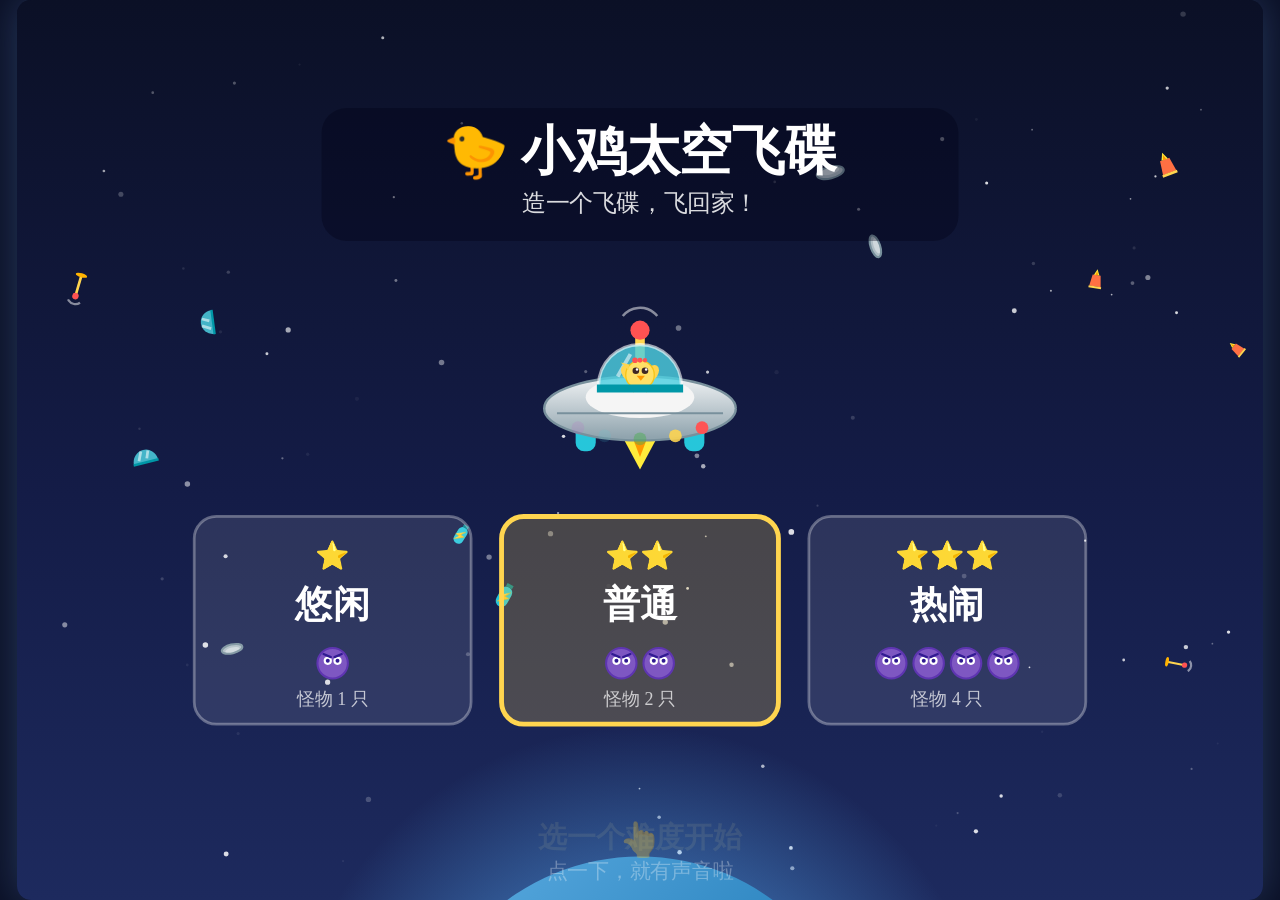
<file: chick-ufo/index.html>
<!DOCTYPE html>
<html lang="zh-CN">
<head>
<meta charset="UTF-8">
<meta name="viewport" content="width=device-width, initial-scale=1.0, maximum-scale=1.0, user-scalable=no, viewport-fit=cover">
<title>小鸡太空飞碟</title>
<style>
/* iOS 安全区变量：供 CSS 内边距使用 */
:root {
  --sat: env(safe-area-inset-top, 0px);
  --sar: env(safe-area-inset-right, 0px);
  --sab: env(safe-area-inset-bottom, 0px);
  --sal: env(safe-area-inset-left, 0px);
}
* { margin:0; padding:0; box-sizing:border-box; }
html, body {
  position:fixed; width:100%; height:100%; overflow:hidden;
  background:#0b1026;
  display:flex; justify-content:center; align-items:center;
  touch-action:none; overscroll-behavior:none;
  -webkit-user-select:none; user-select:none;
  -webkit-touch-callout:none; -webkit-tap-highlight-color:transparent;
  /* 只用系统字体栈：Comic Sans 在 iPad/iPhone 上不存在，会退化成衬线体 */
  font-family:"PingFang SC","Microsoft YaHei","Hiragino Sans GB",
              -apple-system,BlinkMacSystemFont,"Segoe UI",sans-serif;
}
#gameWrapper {
  position:relative;
  aspect-ratio: 900 / 650;
  width: min(100vw, calc(100vh * 900 / 650));
  height: auto;
  max-width:calc(100vw - var(--sal) - var(--sar));
  max-height:calc(100vh - var(--sat) - var(--sab));
}
canvas {
  display:block; width:100%; height:100%;
  border-radius:14px; box-shadow:0 0 40px rgba(120,180,255,.25);
}
#mobileControls {
  display:none; position:absolute; bottom:12px; left:0; right:0;
  padding:0 16px; pointer-events:none; z-index:10;
}
.dpad {
  display:grid;
  grid-template-areas:". up ." "left . right" ". down .";
  gap:4px; pointer-events:auto;
}
.mbtn {
  width:56px; height:56px; border-radius:50%;
  background:rgba(255,255,255,.22); border:2px solid rgba(255,255,255,.45);
  color:#fff; font-size:22px;
  display:flex; align-items:center; justify-content:center;
  cursor:pointer; touch-action:none; -webkit-tap-highlight-color:transparent;
}
.mbtn:active { background:rgba(255,255,255,.55); }
/* 触摸设备一律显示虚拟按键。
   注意：不能只按宽度判断 —— iPad 横屏视口宽 1180~1194px，会被误判成桌面而隐藏方向键。 */
@media (max-width:768px), (pointer:coarse) { #mobileControls { display:flex; } }
/* 触摸设备上按键放大，方便小朋友的小手指 */
@media (pointer:coarse) {
  .mbtn { width:64px; height:64px; font-size:26px; }
  #mobileControls { bottom:18px; padding:0 22px; }
}
@media (max-height:480px) { .mbtn { width:46px; height:46px; font-size:18px; } }
</style>
</head>
<body>
<div id="gameWrapper">
  <canvas id="game" width="900" height="650" role="img"
          aria-label="小鸡太空飞碟游戏画面：飞碟自动飞行，撞陨石收集零件组装飞碟"></canvas>
  <div id="mobileControls">
    <div class="dpad">
      <div class="mbtn" data-key="ArrowUp"    style="grid-area:up">▲</div>
      <div class="mbtn" data-key="ArrowLeft"  style="grid-area:left">◀</div>
      <div class="mbtn" data-key="ArrowRight" style="grid-area:right">▶</div>
      <div class="mbtn" data-key="ArrowDown"  style="grid-area:down">▼</div>
    </div>
  </div>
</div>

<script>
// ==================== 小鸡太空飞碟 ====================
// 给 5-6 岁小朋友：零失败、全自动、全图形化 + 中文语音
// ====================================================

const canvas = document.getElementById('game');
const ctx = canvas.getContext('2d');
const W = 900, H = 650;

/* ===== 渐变缓存 =====
 * createLinearGradient / createRadialGradient 每帧 new 是很隐蔽的性能开销。
 * 渐变坐标是「绘制时的用户坐标系」，逻辑坐标恒为 900×650，
 * 所以缓存一次即可长期复用（DPR 交给 setTransform，不影响缓存有效性）。 */
const _grads = Object.create(null);
function grad(key, make){
  let g = _grads[key];
  if (!g){ g = make(); _grads[key] = g; }
  return g;
}

/* 尊重系统「减少动态效果」：粒子上限减半 */
const REDUCED = !!(window.matchMedia && window.matchMedia('(prefers-reduced-motion: reduce)').matches);

// ===== 状态机（8 态）=====
const S = { MENU:0, SLEEP:1, EXPLODE:2, BLASTOFF:3, SPACE:4, BUILD:5, FLYHOME:6, WIN:7 };
let state = S.MENU;

// ===== 五个阶段 =====
const STAGES = [
  { key:'hull',    name:'碟身',   need:2, meteors:2, beans:0, color:'#B0BEC5' },
  { key:'engine',  name:'引擎',   need:3, meteors:3, beans:1, color:'#FF7043' },
  { key:'dome',    name:'玻璃罩', need:3, meteors:4, beans:1, color:'#4DD0E1' },
  { key:'antenna', name:'天线',   need:3, meteors:5, beans:1, color:'#FFD54F' },
  { key:'fuel',    name:'燃料',   need:3, meteors:6, beans:2, color:'#26C6DA' }
];
const PART_TYPES = ['hull','engine','dome','antenna','fuel'];

// ===== 难度：怪物数量 / 冲刺速度 / 陨石数量 =====
const DIFFS = [
  { name:'悠闲', stars:'⭐',     beans:1, meteors:1, spd:2.2, cd0:300, cd1:380 },
  { name:'普通', stars:'⭐⭐',   beans:2, meteors:3, spd:3.0, cd0:190, cd1:260 },
  { name:'热闹', stars:'⭐⭐⭐', beans:4, meteors:5, spd:3.8, cd0:120, cd1:180 }
];
let diff = 1;              // 默认「普通」
let diffCards = [];        // 难度卡片位置（给点击判定用）

// ===== 物理手感 =====
const ACC = 0.5, MAXV = 4.6, DAMP = 0.960;
const MARGIN = 42, WALLK = 0.014;
const PICK_R = 48, MAGNET_R = 70;      // 收集判定 / 磁吸半径
const HUD_H = 58;                       // 顶部 HUD 高度
const SAFE_BOTTOM = 105;                // 移动端虚拟按键遮挡区（零件不生成在这）
const IDLE_LIMIT = 480;                 // 8 秒无进展 → 送零件

// ===== 过场计时器（所有过场共用）=====
const cs = { t:0, T:0 };
function enterCutscene(next, frames){ cs.t = 0; cs.T = frames; state = next; }
function csP(){ return cs.T ? clp(cs.t / cs.T, 0, 1) : 1; }

// ===== 全局状态 =====
let stage = 0, partGot = 0;
let parts = [], meteors = [], beans = [], stars = [], decoParts = [];
let particles = [], trail = [], floaters = [];
let frame = 0, shake = 0, menuT = 0, idleT = 0;
let msg = '', msgT = 0;
let partsDone = false, padNear = false;
let boomed = false;
let dotPop = [];

// 小鸡
const ck = {
  x: W/2, y: H/2, s: 20, vx:0, vy:0, dir:0, wf:0, bob:0,
  rot:0, rv:0.008, stun:0, inv:0, asleep:false, helmet:true
};

// 组装台
const pad = { x: W/2, y: H/2 + 60, glow:0 };

// 飞碟部件完成标记
let built = [false, false, false, false, false];

// ===== 工具 =====
function rand(a,b){ return Math.random()*(b-a)+a; }
function dst(a,b){ return Math.hypot(a.x-b.x, a.y-b.y); }
function clp(v,a,b){ return Math.max(a, Math.min(b, v)); }
function lerp(a,b,t){ return a + (b-a)*t; }
function easeOut(t){ return 1 - (1-t)*(1-t); }
function popup(t, d=90){ msg = t; msgT = d; }
/* 粒子上限：减少动态效果模式下再砍一半 */
const P_MAX = REDUCED ? 70 : 220;
function pushP(p){ if (particles.length < P_MAX) particles.push(p); }
function rrect(x,y,w,h,r){
  ctx.beginPath();
  ctx.moveTo(x+r,y);
  ctx.arcTo(x+w,y,x+w,y+h,r);
  ctx.arcTo(x+w,y+h,x,y+h,r);
  ctx.arcTo(x,y+h,x,y,r);
  ctx.arcTo(x,y,x+w,y,r);
  ctx.closePath();
}
function burst(x, y, n, colors, spd=4, life=34){
  for (let i=0;i<n;i++){
    const a = rand(0, Math.PI*2), v = rand(0.3,1)*spd;
    pushP({ x, y, vx:Math.cos(a)*v, vy:Math.sin(a)*v, life:rand(life*0.6,life),
            clr:colors[i%colors.length], s:rand(3,7) });
  }
}

// ===== 输入 =====
const keys = {};
function unlockAV(){
  // AudioContext 与语音都必须在真实用户手势内解锁
  ia();
  if (ac && ac.state === 'suspended') { try { ac.resume(); } catch(e){} }
  if (!voiceReady) { voiceReady = true; }
}
window.addEventListener('keydown', e => {
  keys[e.key] = true;
  unlockAV();
  if (e.key === 'Enter') {
    if (state === S.MENU) startGame();
    else if (state === S.WIN){ state = S.MENU; menuT = 0; }
    else if (state === S.SLEEP) enterCutscene(S.EXPLODE, 130);
  }
  if (['ArrowUp','ArrowDown','ArrowLeft','ArrowRight',' '].includes(e.key)) e.preventDefault();
});
window.addEventListener('keyup', e => { keys[e.key] = false; });

// 虚拟方向键（含 touchcancel，防手指滑出卡键）
document.querySelectorAll('.mbtn[data-key]').forEach(b => {
  const k = b.dataset.key;
  const on  = e => { e.preventDefault(); unlockAV(); keys[k] = true; };
  const off = e => { e.preventDefault(); keys[k] = false; };
  b.addEventListener('touchstart',  on,  {passive:false});
  b.addEventListener('touchend',    off, {passive:false});
  b.addEventListener('touchcancel', off, {passive:false});
  b.addEventListener('mousedown',   on);
  b.addEventListener('mouseup',     off);
  b.addEventListener('mouseleave',  off);
});

// 兜底：只要是可触摸设备，就强制显示虚拟按键。
// 不能只靠 CSS @media —— iPad 横屏视口宽 1180px 会被当成桌面机，方向键会被隐藏。
(function(){
  const touch = ('ontouchstart' in window) ||
                (typeof navigator !== 'undefined' && navigator.maxTouchPoints > 0);
  if (touch){
    const mc = document.getElementById('mobileControls');
    if (mc) mc.style.display = 'flex';
  }
})();

// 点画面：开始 / 跳过 / 语音开关 / 指哪飞哪
let tapTarget = null;
canvas.addEventListener('pointerdown', e => {
  unlockAV();
  const r = canvas.getBoundingClientRect();
  const x = (e.clientX - r.left) / r.width  * W;
  const y = (e.clientY - r.top)  / r.height * H;
  // 语音开关（右上角）
  if (Math.hypot(x - (W-34), y - 30) < 22) {
    voiceOn = !voiceOn;
    if (!voiceOn && window.speechSynthesis) { try { speechSynthesis.cancel(); } catch(err){} }
    return;
  }
  if (state === S.MENU){
    for (const c of diffCards){
      if (x >= c.x && x <= c.x + c.w && y >= c.y && y <= c.y + c.h){
        diff = c.idx; startGame(); return;
      }
    }
    startGame();   // 点在卡片外面：用当前难度直接开始
  }
  else if (state === S.SLEEP) enterCutscene(S.EXPLODE, 130);
  else if (state === S.WIN){ state = S.MENU; menuT = 0; }   // 回菜单，可以重选难度
  else if (state === S.SPACE && !partsDone) tapTarget = { x, y };   // 按住画面，小鸡就飞过去
});
// 手指抬起就停（挂在 window 上，防止手指滑出画布后卡住不停）
['pointerup','pointercancel'].forEach(ev =>
  window.addEventListener(ev, () => { tapTarget = null; }));

// 禁 iOS 双指缩放 / 双击缩放
['gesturestart','gesturechange','dblclick'].forEach(ev =>
  document.addEventListener(ev, e => e.preventDefault(), {passive:false}));

// ===== 音效（Web Audio 合成）=====
let ac = null;
function ia(){ if (!ac) { try { ac = new (window.AudioContext||window.webkitAudioContext)(); } catch(e){} } }
function snd(f, d, ty='sine', v=0.12){
  if (!ac) return;
  try {
    const o = ac.createOscillator(), g = ac.createGain();
    o.type = ty; o.frequency.value = f;
    g.gain.setValueAtTime(v, ac.currentTime);
    g.gain.exponentialRampToValueAtTime(0.001, ac.currentTime + d);
    o.connect(g); g.connect(ac.destination);
    o.start(); o.stop(ac.currentTime + d);
  } catch(e){}
}
function seq(notes, gap=90, ty='sine', v=0.12){
  notes.forEach((f,i) => setTimeout(() => snd(f, 0.18, ty, v), i*gap));
}
const sPickup = () => seq([880, 1200], 70, 'square', 0.10);
const sBump   = () => { snd(160,0.22,'sawtooth',0.14); setTimeout(()=>snd(110,0.28,'sawtooth',0.11), 90); };
const sClick  = () => snd(660, 0.08, 'triangle', 0.12);
const sBuild  = () => { snd(520,0.1,'triangle',0.13); setTimeout(()=>snd(780,0.14,'triangle',0.13),110); };
const sLaunch = () => seq([392,523,659,784], 110, 'sine', 0.13);
const sWin    = () => seq([523,659,784,1047], 130, 'sine', 0.14);
const sBoom   = () => { snd(90,0.5,'sawtooth',0.20); for(let i=0;i<5;i++) setTimeout(()=>snd(rand(120,400),0.1,'square',0.06), i*40); };

// ===== 语音（speechSynthesis，中文）=====
let voiceOn = true, voiceReady = false, zhVoice = null, voiceTries = 0;
let lastSayText = '', lastSayTime = 0;
const DEDUPE_MS = 8000;

function pickZhVoice(){
  if (!window.speechSynthesis) return null;
  const vs = speechSynthesis.getVoices() || [];
  return vs.find(v => /zh[-_]CN/i.test(v.lang)) || vs.find(v => /^zh/i.test(v.lang)) || null;
}
function initVoices(){
  if (!window.speechSynthesis) { voiceOn = false; return; }
  zhVoice = pickZhVoice();
  // iOS Safari 上 getVoices() 首次常返回空且不一定触发 onvoiceschanged → 轮询 3 秒兜底
  if (!zhVoice && voiceTries++ < 30) setTimeout(initVoices, 100);
  // 3 秒后仍无中文音色 → 默认关闭，宁可不出声也不读成怪音
  if (voiceTries >= 30 && !zhVoice) voiceOn = false;
}
if (window.speechSynthesis) {
  initVoices();
  try { speechSynthesis.onvoiceschanged = initVoices; } catch(e){}
}

function say(text, force){
  if (!voiceOn || !voiceReady || !text) return;
  if (!window.speechSynthesis || !zhVoice) return;
  const now = (window.performance && performance.now) ? performance.now() : Date.now();
  if (!force && text === lastSayText && now - lastSayTime < DEDUPE_MS) return;
  lastSayText = text; lastSayTime = now;
  try {
    // 只在强制句打断，规避 iOS 高频 cancel 导致的静默 bug
    if (force) speechSynthesis.cancel();
    const u = new SpeechSynthesisUtterance(text);
    u.lang = 'zh-CN'; u.rate = 0.85; u.pitch = 1.15; u.volume = 0.9;
    u.voice = zhVoice;
    u.onend = u.onerror = function(){};
    speechSynthesis.speak(u);
  } catch(e){}
}

// 切后台回前台：语音与音频都要 resume，否则永久静默
document.addEventListener('visibilitychange', () => {
  if (document.hidden) return;
  if (window.speechSynthesis) { try { speechSynthesis.resume(); } catch(e){} }
  if (ac && ac.state === 'suspended') { try { ac.resume(); } catch(e){} }
});

// ===== 数据生成 =====
function resetStars(){
  stars = [];
  for (let i=0;i<90;i++) stars.push({ x:rand(0,W), y:rand(0,H), r:rand(0.6,2.1), tw:rand(0,6.28) });
}

function newPart(type, far){
  let x, y, tries = 0;
  do {
    x = rand(70, W-70);
    y = rand(HUD_H + 40, H - SAFE_BOTTOM);
    tries++;
  } while (tries < 30 && (dst({x,y}, pad) < 90 || (!far && dst({x,y}, ck) < 140)));
  return {
    x, y, type, vx:rand(-0.4,0.4), vy:rand(-0.4,0.4),
    rot:rand(0,6.28), rv:rand(-0.025,0.025), bounce:rand(0,6.28), got:false
  };
}

function ensureParts(){
  const st = STAGES[stage];
  const want = (st.need - partGot) + 2;   // 永远富余 2 个，孩子再怎么撞都够用
  let guard = 0;
  while (parts.length < want && guard++ < 20) parts.push(newPart(st.key, false));
}

function genDeco(){
  // 远景零件剪影：兑现"外太空到处都是飞碟的材料"，不可收集，纯氛围
  decoParts = [];
  for (let i=0;i<12;i++){
    decoParts.push({
      x:rand(0,W), y:rand(HUD_H+10, H-SAFE_BOTTOM),
      type:PART_TYPES[i % 5], s:rand(7,14), rot:rand(0,6.28), rv:rand(-0.012,0.012),
      vx:rand(-0.25,0.25), vy:rand(-0.15,0.15), a:rand(0.07,0.16)
    });
  }
}

function genMeteors(n){
  meteors = [];
  for (let i=0;i<n;i++){
    let x, y, tries = 0;
    do { x = rand(60, W-60); y = rand(HUD_H+40, H-SAFE_BOTTOM); tries++; }
    while (tries < 30 && dst({x,y}, ck) < 170);
    const r = rand(18,32);
    const shape = [];
    for (let k=0;k<8;k++) shape.push(r * rand(0.75, 1.15));
    meteors.push({ x, y, r, shape, vx:rand(-0.6,0.6), vy:rand(-0.6,0.6),
                   rot:rand(0,6.28), rv:rand(-0.02,0.02) });
  }
}

function genBeans(n){
  beans = [];
  for (let i=0;i<n;i++){
    let x, y, tries = 0;
    do { x = rand(70, W-70); y = rand(HUD_H+40, H-SAFE_BOTTOM); tries++; }
    while (tries < 30 && dst({x,y}, ck) < 200);
    // 多只怪物：初始冷却错开，避免它们同时冲过来
    beans.push({ x, y, r:16, cd:rand(120,260) + i * 80, dash:0, dx:0, dy:0, wob:rand(0,6.28) });
  }
}

// ===== 阶段流程 =====
function startGame(){
  stage = 0; partGot = 0; built = [false,false,false,false,false];
  particles = []; trail = []; floaters = []; dotPop = [];
  partsDone = false; padNear = false; idleT = 0; boomed = false;
  resetStars();
  say('小鸡太空大冒险', true);
  enterCutscene(S.SLEEP, 180);
}

function initStage(n){
  stage = n; partGot = 0;
  parts = []; meteors = []; beans = []; dotPop = [];
  partsDone = false; padNear = false; idleT = 0; tapTarget = null;
  const st = STAGES[n];
  ck.x = W/2; ck.y = H - 170; ck.vx = 0; ck.vy = 0; ck.rot = 0; ck.rv = 0.008;
  ck.stun = 0; ck.inv = 60; ck.asleep = false; ck.helmet = true;
  ensureParts();
  genDeco();
  genMeteors(Math.min(DIFFS[diff].meteors + stage, 9));
  genBeans(DIFFS[diff].beans + Math.floor(stage / 2));
  state = S.SPACE;
  popup('找' + st.name + '！');
  say('找' + st.name + '！', true);
}

function startBuild(){
  enterCutscene(S.BUILD, 100);
  say('开始拼飞碟！', true);
}

function nextStageOrHome(){
  if (stage < STAGES.length - 1) initStage(stage + 1);
  else {
    enterCutscene(S.FLYHOME, 210);
    say('飞碟做好啦！出发回家！', true);
  }
}

// ===== 碰撞与零失败 =====
// 撞击：完全不惩罚，纯搞笑反馈。不掉零件、不扣命、不结束。
function bump(fromX, fromY, power){
  if (ck.inv > 0) return;
  ck.inv = 45;              // 无敌闪烁
  ck.stun = 30;             // 失控打转
  const a = Math.atan2(ck.y - fromY, ck.x - fromX);
  ck.vx = Math.cos(a) * 11 * power;
  ck.vy = Math.sin(a) * 11 * power;
  ck.rv = 0.26 * power;
  shake = 12 * power;
  sBump();
  burst(ck.x, ck.y, 12, ['#FFF59D','#FFE082','#FFFFFF'], 4, 30);
  floaters.push({ x:ck.x, y:ck.y-30, txt:'💫', life:50 });
  say('哎呀，转个圈！', false);
}

function checkCollect(){
  const st = STAGES[stage];
  for (let i=parts.length-1; i>=0; i--){
    const p = parts[i];
    const d = dst(p, ck);
    // 磁吸：靠近就被吸过来，孩子不用精确对准
    if (d < MAGNET_R && d > 1){
      const a = Math.atan2(ck.y - p.y, ck.x - p.x);
      const pull = (1 - d / MAGNET_R) * 1.5;
      p.vx += Math.cos(a) * pull; p.vy += Math.sin(a) * pull;
    }
    if (d < PICK_R){
      parts.splice(i, 1);
      partGot++;
      dotPop[partGot-1] = 18;
      idleT = 0;
      sPickup();
      burst(p.x, p.y, 14, ['#FFD54F','#FFF59D','#FFFFFF'], 3.5, 28);
      floaters.push({ x:p.x, y:p.y, txt:'⭐', life:40 });
      if (partGot >= st.need){
        partsDone = true;
        popup('齐啦！飞回中间！');
        say('零件齐啦！自己飞回中间的小台子！', true);
      }
    }
  }
}

function checkMeteors(){
  for (const m of meteors){
    if (dst(m, ck) < m.r + ck.s * 0.8) { bump(m.x, m.y, 1.0); break; }
  }
}

function checkBeans(){
  for (const b of beans){
    if (dst(b, ck) < b.r + ck.s * 0.8) { bump(b.x, b.y, 1.4); break; }
  }
}

// 终极兜底：8 秒没进展，最近的零件主动飞过来找小鸡
function antiStuck(){
  idleT++;
  // 零件齐了但孩子还没往中间飞：隔一会儿再提醒一次，仍然让他自己操作
  if (partsDone){
    if (idleT > IDLE_LIMIT){ idleT = 0; say('飞回中间的小台子！', true); }
    return;
  }
  if (idleT > IDLE_LIMIT && parts.length > 0){
    idleT = 0;
    let best = null, bd = 1e9;
    for (const p of parts){ const d = dst(p, ck); if (d < bd){ bd = d; best = p; } }
    if (best){
      best.help = 300;                    // 5 秒求助状态：持续朝小鸡飞，且不被阻尼吃掉
      burst(best.x, best.y, 10, ['#FFD54F','#FFFFFF'], 3, 26);
      floaters.push({ x:best.x, y:best.y, txt:'🌟', life:50 });
      snd(700, 0.12, 'sine', 0.1); setTimeout(()=>snd(1000, 0.18, 'sine', 0.1), 90);
    }
  }
}

// ===== 更新：小鸡 =====
function moveChick(){
  let mx = 0, my = 0;
  if (keys.ArrowUp    || keys.w || keys.W) my -= 1;
  if (keys.ArrowDown  || keys.s || keys.S) my += 1;
  if (keys.ArrowLeft  || keys.a || keys.A) mx -= 1;
  if (keys.ArrowRight || keys.d || keys.D) mx += 1;

  // 集齐后自动驾驶：小鸡自己飘向组装台，孩子不用操作
  if (ck.stun > 0){
    ck.stun--;
  } else if (tapTarget){
    // 指哪飞哪：按住画面某处，小鸡朝那里飘过去（对小朋友比方向键更容易）
    const dx = tapTarget.x - ck.x, dy = tapTarget.y - ck.y;
    const d = Math.hypot(dx, dy);
    if (d < 18) tapTarget = null;
    else { ck.vx += dx/d * ACC; ck.vy += dy/d * ACC; }
  } else {
    if (mx && my){ mx *= 0.707; my *= 0.707; }
    ck.vx += mx * ACC; ck.vy += my * ACC;
  }

  ck.vx *= DAMP; ck.vy *= DAMP;
  const sp = Math.hypot(ck.vx, ck.vy);
  if (sp > MAXV){ ck.vx = ck.vx / sp * MAXV; ck.vy = ck.vy / sp * MAXV; }
  ck.x += ck.vx; ck.y += ck.vy;

  // 软墙：越界越深回推越强，永不卡住
  if (ck.x < MARGIN)        ck.vx += (MARGIN - ck.x) * WALLK;
  if (ck.x > W - MARGIN)    ck.vx -= (ck.x - (W - MARGIN)) * WALLK;
  if (ck.y < MARGIN + HUD_H) ck.vy += (MARGIN + HUD_H - ck.y) * WALLK;
  if (ck.y > H - MARGIN)    ck.vy -= (ck.y - (H - MARGIN)) * WALLK;
  ck.x = clp(ck.x, 16, W-16);
  ck.y = clp(ck.y, HUD_H + 16, H-16);

  // 姿态
  if (Math.abs(ck.vx) > 0.3) ck.dir = ck.vx > 0 ? 0 : 1;
  ck.rot = lerp(ck.rot, clp(ck.vx * 0.02, -0.25, 0.25), 0.08);
  if (ck.rv > 0.009 || ck.rv < -0.009){ ck.rot += ck.rv; ck.rv *= 0.97; }
  else ck.rot += 0.008;
  ck.wf += (Math.abs(ck.vx) + Math.abs(ck.vy) > 0.5) ? 0.10 : 0.05;
  ck.bob = Math.sin(frame * 0.03) * 3;
  if (ck.inv > 0) ck.inv--;

  // 拖尾
  if (frame % 4 === 0){
    trail.push({ x:ck.x, y:ck.y, life:22 });
    if (trail.length > 40) trail.shift();
  }
}

// ===== 更新：太空世界 =====
function updateSpace(){
  moveChick();
  if (state !== S.SPACE) return;   // startBuild 可能已切换状态

  checkCollect();
  if (state !== S.SPACE) return;
  // 零件集齐后要孩子自己飞回中间的组装台（不再自动导航），到了才开工
  if (partsDone && dst(ck, pad) < 58){ startBuild(); return; }
  checkMeteors();
  checkBeans();
  antiStuck();

  // 零件漂移
  for (const p of parts){
    p.x += p.vx; p.y += p.vy;
    if (p.help > 0){
      // 求助状态：稳稳朝小鸡飞过来，孩子不动也能拿到
      p.help--;
      const a = Math.atan2(ck.y - p.y, ck.x - p.x);
      p.vx = lerp(p.vx, Math.cos(a) * 3.2, 0.12);
      p.vy = lerp(p.vy, Math.sin(a) * 3.2, 0.12);
    } else {
      p.vx *= 0.97; p.vy *= 0.97;
      p.vx += rand(-0.02,0.02); p.vy += rand(-0.02,0.02);
    }
    p.rot += p.rv;
    if (p.x < 60) p.vx += 0.05; if (p.x > W-60) p.vx -= 0.05;
    if (p.y < HUD_H+30) p.vy += 0.05; if (p.y > H-SAFE_BOTTOM) p.vy -= 0.05;
    p.x = clp(p.x, 50, W-50); p.y = clp(p.y, HUD_H+25, H-SAFE_BOTTOM+15);
  }
  // 陨石
  for (const m of meteors){
    m.x += m.vx; m.y += m.vy; m.rot += m.rv;
    if (m.x < 50 || m.x > W-50) m.vx *= -1;
    if (m.y < HUD_H+25 || m.y > H-SAFE_BOTTOM+10) m.vy *= -1;
    m.x = clp(m.x, 50, W-50); m.y = clp(m.y, HUD_H+25, H-SAFE_BOTTOM+10);
  }
  // 坏豆：定期朝小鸡冲刺
  for (const b of beans){
    if (b.dash > 0){
      b.dash--;
      b.x += b.dx; b.y += b.dy;
      if (b.x < 50 || b.x > W-50) b.dx *= -1;
      if (b.y < HUD_H+25 || b.y > H-SAFE_BOTTOM+10) b.dy *= -1;
      b.x = clp(b.x, 50, W-50); b.y = clp(b.y, HUD_H+25, H-SAFE_BOTTOM+10);
    } else {
      b.cd--;
      b.wob += 0.08;
      if (b.cd <= 0){
        const a = Math.atan2(ck.y - b.y, ck.x - b.x);
        const sp = DIFFS[diff].spd;
        b.dx = Math.cos(a) * sp; b.dy = Math.sin(a) * sp;
        b.dash = 40; b.cd = rand(DIFFS[diff].cd0, DIFFS[diff].cd1);
      }
    }
  }
  // 远景剪影缓慢漂移
  for (const d of decoParts){
    d.x += d.vx; d.y += d.vy; d.rot += d.rv;
    if (d.x < -30) d.x = W+30; if (d.x > W+30) d.x = -30;
    if (d.y < HUD_H) d.vy = Math.abs(d.vy); if (d.y > H-SAFE_BOTTOM) d.vy = -Math.abs(d.vy);
  }
  // 组装台呼吸
  pad.glow = (partGot >= STAGES[stage].need) ? 1 : 0;
}

// ===== 更新：过场 =====
function updateCutscene(){
  cs.t++;
  const p = csP();

  if (state === S.SLEEP){
    if (cs.t === 1) say('小鸡在家里睡觉，呼噜噜', true);
    if (cs.t >= cs.T) enterCutscene(S.EXPLODE, 130);
    return;
  }
  if (state === S.EXPLODE){
    if (cs.t === 1) say('咦？一个坏豆子！', true);
    if (cs.t === 60 && !boomed){
      boomed = true;
      shake = 18;                       // 柔化：不用纯白闪，改彩色烟花
      sBoom();
      burst(W/2 + 60, H - 220, 46, ['#FFD54F','#FF8A65','#FF5252','#BA68C8','#FFFFFF'], 7, 46);
      say('砰！坏豆爆炸啦！', true);
    }
    if (cs.t >= cs.T){ boomed = false; enterCutscene(S.BLASTOFF, 150); }
    return;
  }
  if (state === S.BLASTOFF){
    if (cs.t === 1) say('哇——小鸡飞到太空啦！', true);
    const p = csP();
    ck.x = W/2 + Math.sin(p * Math.PI * 3) * 45;
    ck.y = lerp(H - 200, -90, p);
    ck.rot = p * 26;
    ck.wf = frame * 0.3;
    if (frame % 3 === 0)
      pushP({ x:ck.x + rand(-8,8), y:ck.y + rand(-8,8), vx:rand(-0.6,0.6), vy:rand(0.6,1.8),
              life:18, clr:'#FFB74D', s:rand(3,6) });
    if (cs.t >= cs.T){ initStage(0); }
    return;
  }
  if (state === S.BUILD){
    // 每个阶段装一块：零件飞入 → 第 34 帧咔哒装上 → 庆祝
    if (cs.t === 34 && !built[stage]){
      built[stage] = true;
      sBuild();
      burst(W/2, H/2 - 20, 14, ['#FFFFFF','#FFD54F','#4DD0E1'], 3.5, 26);
      floaters.push({ x:W/2 + rand(-40,40), y:H/2 - 60, txt:'✨', life:40 });
      say('咔哒！' + STAGES[stage].name + '装好啦！', true);
    }
    if (cs.t >= cs.T){
      sLaunch();
      burst(W/2, H/2 - 20, 30, ['#FFD54F','#4DD0E1','#FF8A65','#BA68C8','#4CAF50'], 5, 40);
      nextStageOrHome();
    }
    return;
  }
  if (state === S.FLYHOME){
    if (cs.t === 1) say('飞碟飞呀飞，地球到啦！', true);
    const p = csP(), pe = easeOut(p);
    const P0 = {x:W*0.12, y:H*0.14}, P1 = {x:W*0.78, y:H*0.20}, P2 = {x:W*0.46, y:H*0.56};
    const u = 1 - pe;
    ck.x = u*u*P0.x + 2*u*pe*P1.x + pe*pe*P2.x;
    ck.y = u*u*P0.y + 2*u*pe*P1.y + pe*pe*P2.y;
    if (cs.t % 2 === 0)
      for (let i=0;i<3;i++)
        pushP({ x:ck.x + rand(-10,10), y:ck.y + rand(-4,4), vx:rand(-1.2,-0.3), vy:rand(0.8,2.0),
                life:22, clr:['#4DD0E1','#FFD54F','#FF8A65'][i%3], s:rand(3,6) });
    if (cs.t >= cs.T){ state = S.WIN; sWin(); say('小鸡回到家啦！你真棒！', true); }
    return;
  }
}

// ===== 主更新 =====
function update(){
  frame++;

  if (state === S.MENU){
    menuT++;
    if (menuT > 480) startGame();      // 8 秒没选，就用默认难度自动开场
    stepParticles();
    return;
  }
  if (state === S.WIN){
    if (frame % 8 === 0){
      const cl = ['🎉','⭐','✨','🌟','🎊'];
      floaters.push({ x:rand(40, W-40), y:-20, txt:cl[(Math.random()*cl.length)|0],
                      life:160, vy:rand(1.2,2.4) });
    }
    stepParticles();
    return;
  }
  if (state === S.SPACE){ updateSpace(); }
  else { updateCutscene(); }

  // 星点闪烁
  for (const s of stars) s.tw += 0.03;

  stepParticles();
  if (shake > 0){ shake *= 0.93; if (shake < 0.3) shake = 0; }
  if (msgT > 0) msgT--;
}

function stepParticles(){
  for (const p of particles){ p.x += p.vx; p.y += p.vy; p.life--; }
  particles = particles.filter(p => p.life > 0);
  for (const t of trail) t.life--;
  trail = trail.filter(t => t.life > 0);
  for (const f of floaters){ f.y -= (f.vy || 0.9); f.life--; }
  floaters = floaters.filter(f => f.life > 0);
  for (let i=0;i<dotPop.length;i++) if (dotPop[i] > 0) dotPop[i]--;
}

// ===== 绘制：背景 =====
function drawSpace(){
  const g = grad('space', function(){
    const g = ctx.createLinearGradient(0, 0, 0, H);
    g.addColorStop(0, '#0b1026'); g.addColorStop(0.55, '#141c47'); g.addColorStop(1, '#1d2a5e');
    return g;
  });
  ctx.fillStyle = g; ctx.fillRect(0, 0, W, H);
  for (const s of stars){
    const a = 0.45 + Math.sin(s.tw) * 0.4;
    ctx.fillStyle = `rgba(255,255,255,${a})`;
    ctx.beginPath(); ctx.arc(s.x, s.y, s.r, 0, 6.28); ctx.fill();
  }
  // 远处飘着的零件剪影（"到处都是材料"）
  for (const d of decoParts){
    ctx.save();
    ctx.globalAlpha = d.a;
    drawPart(d.type, d.x, d.y, d.s, d.rot, 1);
    ctx.restore();
  }
}

function drawEarth(cx, cy, sc){
  ctx.save();
  ctx.translate(cx, cy); ctx.scale(sc, sc);
  // 光晕
  const g = grad('earthGlow', function(){
    const g = ctx.createRadialGradient(0,0,90, 0,0,150);
    g.addColorStop(0,'rgba(90,180,255,0.35)'); g.addColorStop(1,'rgba(90,180,255,0)');
    return g;
  });
  ctx.fillStyle = g; ctx.beginPath(); ctx.arc(0,0,150,0,6.28); ctx.fill();
  // 球体
  const eg = grad('earthBody', function(){
    const eg = ctx.createLinearGradient(-95,-95,95,95);
    eg.addColorStop(0,'#5DADE2'); eg.addColorStop(0.5,'#2E86C1'); eg.addColorStop(1,'#1B4F72');
    return eg;
  });
  ctx.fillStyle = eg; ctx.beginPath(); ctx.arc(0,0,95,0,6.28); ctx.fill();
  // 大陆
  ctx.fillStyle = '#52BE80';
  ctx.beginPath(); ctx.ellipse(-25,-18, 34, 22, 0.4, 0, 6.28); ctx.fill();
  ctx.beginPath(); ctx.ellipse(35,10, 26, 30, -0.3, 0, 6.28); ctx.fill();
  ctx.beginPath(); ctx.ellipse(-40,45, 22, 14, 0.2, 0, 6.28); ctx.fill();
  ctx.beginPath(); ctx.ellipse(10,-52, 18, 11, -0.5, 0, 6.28); ctx.fill();
  // 云
  ctx.fillStyle = 'rgba(255,255,255,0.35)';
  ctx.beginPath(); ctx.ellipse(-55,25, 30, 9, 0.25, 0, 6.28); ctx.fill();
  ctx.beginPath(); ctx.ellipse(50,-35, 26, 8, -0.2, 0, 6.28); ctx.fill();
  ctx.restore();
}

function drawHomeScene(night){
  const g = grad(night ? 'homeNight' : 'homeDay', function(){
    const g = ctx.createLinearGradient(0,0,0,H);
    if (night){ g.addColorStop(0,'#101a4d'); g.addColorStop(1,'#28346e'); }
    else { g.addColorStop(0,'#7EC8F5'); g.addColorStop(1,'#BFE9FF'); }
    return g;
  });
  ctx.fillStyle = g; ctx.fillRect(0,0,W,H);
  // 星星 / 太阳
  if (night){
    for (let i=0;i<26;i++){
      const x = (i*137) % W, y = (i*61) % 260;
      ctx.fillStyle = `rgba(255,255,255,${0.35+Math.sin(frame*0.05+i)*0.35})`;
      ctx.beginPath(); ctx.arc(x,y,1.8,0,6.28); ctx.fill();
    }
    ctx.fillStyle = '#FFF9C4';
    ctx.beginPath(); ctx.arc(W-110, 90, 34, 0, 6.28); ctx.fill();
    ctx.fillStyle = g; // 用天空色挖出月牙
    ctx.beginPath(); ctx.arc(W-92, 78, 30, 0, 6.28); ctx.fill();
  } else {
    ctx.fillStyle = '#FFD54F';
    ctx.beginPath(); ctx.arc(W-110, 90, 38, 0, 6.28); ctx.fill();
    ctx.strokeStyle = '#FFB300'; ctx.lineWidth = 3;
    for (let i=0;i<8;i++){
      const a = i * 0.785 + frame*0.005;
      ctx.beginPath();
      ctx.moveTo(W-110 + Math.cos(a)*48, 90 + Math.sin(a)*48);
      ctx.lineTo(W-110 + Math.cos(a)*62, 90 + Math.sin(a)*62);
      ctx.stroke();
    }
  }
  // 草地
  ctx.fillStyle = night ? '#2E7D32' : '#66BB6A';
  ctx.fillRect(0, H-150, W, 150);
  ctx.fillStyle = night ? '#256b28' : '#57A85C';
  for (let i=0;i<40;i++){
    const x = (i*97) % W;
    ctx.fillRect(x, H-150, 3, 10);
  }
  // 小屋
  const hx = W*0.72, hy = H-150;
  ctx.fillStyle = '#8D6E63'; ctx.fillRect(hx-55, hy-90, 110, 90);
  ctx.fillStyle = '#D84315';
  ctx.beginPath(); ctx.moveTo(hx-70, hy-90); ctx.lineTo(hx, hy-145); ctx.lineTo(hx+70, hy-90); ctx.closePath(); ctx.fill();
  ctx.fillStyle = night ? '#FFE082' : '#B3E5FC';
  ctx.fillRect(hx-30, hy-70, 44, 40);
  ctx.strokeStyle = '#5D4037'; ctx.lineWidth = 3;
  ctx.strokeRect(hx-30, hy-70, 44, 40);
  ctx.beginPath(); ctx.moveTo(hx-8, hy-70); ctx.lineTo(hx-8, hy-30);
  ctx.moveTo(hx-30, hy-50); ctx.lineTo(hx+14, hy-50); ctx.stroke();
  // 门
  ctx.fillStyle = '#6D4C41'; ctx.fillRect(hx+20, hy-62, 32, 62);
}

function drawBed(cx, cy){
  ctx.save(); ctx.translate(cx, cy);
  ctx.fillStyle = '#795548'; ctx.fillRect(-52, 8, 104, 12);      // 床板
  ctx.fillStyle = '#A1887F'; ctx.fillRect(-52, -14, 16, 26);     // 枕头
  ctx.fillStyle = '#EFEFEF'; ctx.fillRect(-36, -6, 70, 16);      // 被子
  ctx.fillStyle = '#B3E5FC'; ctx.fillRect(-36, -6, 70, 6);
  ctx.fillStyle = '#5D4037'; ctx.fillRect(-50, 20, 8, 16); ctx.fillRect(42, 20, 8, 16);
  ctx.restore();
}

// ===== 绘制：小鸡 =====
function drawChickAt(x, y, sc, rot, opt){
  opt = opt || {};
  const s = 20;
  ctx.save();
  ctx.translate(x, y);
  ctx.rotate(rot);
  ctx.scale(sc, sc);
  ctx.translate(0, opt.bob || 0);

  // 宇航头盔泡泡
  if (opt.helmet){
    ctx.beginPath(); ctx.arc(0, -2, s*1.5, 0, 6.28);
    ctx.fillStyle = 'rgba(150,210,255,0.14)'; ctx.fill();
    ctx.strokeStyle = 'rgba(255,255,255,0.5)'; ctx.lineWidth = 1.6; ctx.stroke();
  }
  // 脚
  if (!opt.asleep){
    ctx.strokeStyle = '#FF9800'; ctx.lineWidth = 3.4; ctx.lineCap = 'round';
    const fw = Math.sin(opt.wf || 0) * 3;
    ctx.beginPath();
    ctx.moveTo(-5, s*0.72); ctx.lineTo(-7 - fw, s*0.95);
    ctx.moveTo(5, s*0.72);  ctx.lineTo(7 + fw, s*0.95);
    ctx.stroke();
  }
  // 翅膀
  const wing = Math.sin(opt.wf || 0) * (opt.wingAmp || 0.5);
  ctx.fillStyle = '#FFD54F';
  ctx.save(); ctx.translate(-s*0.72, -2); ctx.rotate(-0.5 - wing*0.5);
  ctx.beginPath(); ctx.ellipse(0, 0, s*0.36, s*0.54, 0, 0, 6.28); ctx.fill(); ctx.restore();
  ctx.save(); ctx.translate(s*0.72, -2); ctx.rotate(0.5 + wing*0.5);
  ctx.beginPath(); ctx.ellipse(0, 0, s*0.36, s*0.54, 0, 0, 6.28); ctx.fill(); ctx.restore();
  // 身体
  ctx.fillStyle = '#FFE066';
  ctx.beginPath(); ctx.arc(0, 0, s*0.86, 0, 6.28); ctx.fill();
  ctx.strokeStyle = '#F5C518'; ctx.lineWidth = 1.6; ctx.stroke();
  // 尾巴
  ctx.fillStyle = '#FFD54F';
  ctx.beginPath();
  ctx.moveTo(-s*0.7, -s*0.3);
  ctx.lineTo(-s*1.15, -s*0.75);
  ctx.lineTo(-s*0.65, -s*0.62);
  ctx.closePath(); ctx.fill();
  // 冠
  ctx.fillStyle = '#FF5252';
  for (let i=0;i<3;i++){
    ctx.beginPath(); ctx.arc(-6 + i*6, -s*0.88, 3.4 - i*0.4, 0, 6.28); ctx.fill();
  }
  // 眼睛
  if (opt.asleep){
    ctx.strokeStyle = '#4E342E'; ctx.lineWidth = 2.2; ctx.lineCap = 'round';
    ctx.beginPath(); ctx.arc(-5, -4, 4, 0.35, Math.PI-0.35); ctx.stroke();
    ctx.beginPath(); ctx.arc(6, -4, 4, 0.35, Math.PI-0.35); ctx.stroke();
  } else {
    const ey = opt.scared ? 4.6 : 4;
    ctx.fillStyle = '#3E2723';
    ctx.beginPath(); ctx.arc(-5, -5, ey, 0, 6.28); ctx.fill();
    ctx.beginPath(); ctx.arc(6, -5, ey, 0, 6.28); ctx.fill();
    ctx.fillStyle = '#fff';
    ctx.beginPath(); ctx.arc(-3.6, -6.4, 1.5, 0, 6.28); ctx.fill();
    ctx.beginPath(); ctx.arc(7.4, -6.4, 1.5, 0, 6.28); ctx.fill();
  }
  // 嘴
  ctx.fillStyle = '#FF9800';
  ctx.beginPath();
  if (opt.scared){
    ctx.ellipse(1, 3, 4.6, 3.4, 0, 0, 6.28);
  } else {
    ctx.moveTo(-4, 1); ctx.lineTo(6, 1); ctx.lineTo(1, 7);
  }
  ctx.closePath(); ctx.fill();
  ctx.restore();
}

// ===== 绘制：零件 / 陨石 / 坏豆 =====
function drawPart(type, x, y, s, rot, alpha){
  ctx.save();
  ctx.translate(x, y); ctx.rotate(rot);
  if (alpha !== undefined) ctx.globalAlpha = alpha;
  if (type === 'hull'){
    ctx.fillStyle = '#B0BEC5';
    ctx.beginPath(); ctx.ellipse(0, 0, s, s*0.42, 0, 0, 6.28); ctx.fill();
    ctx.fillStyle = '#CFD8DC';
    ctx.beginPath(); ctx.ellipse(0, -s*0.12, s*0.7, s*0.26, 0, 0, 6.28); ctx.fill();
    ctx.strokeStyle = '#78909C'; ctx.lineWidth = 1.5;
    ctx.beginPath(); ctx.ellipse(0, 0, s, s*0.42, 0, 0, 6.28); ctx.stroke();
  } else if (type === 'engine'){
    ctx.fillStyle = '#FF7043';
    ctx.beginPath();
    ctx.moveTo(-s*0.5, -s*0.5); ctx.lineTo(s*0.5, -s*0.5);
    ctx.lineTo(s*0.35, s*0.5); ctx.lineTo(-s*0.35, s*0.5);
    ctx.closePath(); ctx.fill();
    ctx.fillStyle = '#FFD54F'; ctx.fillRect(-s*0.55, -s*0.66, s*1.1, s*0.18);
    const fh = s * (0.3 + Math.abs(Math.sin(frame*0.3)) * 0.3);
    ctx.fillStyle = '#FFEB3B';
    ctx.beginPath(); ctx.moveTo(-s*0.24, s*0.5); ctx.lineTo(0, s*0.5+fh); ctx.lineTo(s*0.24, s*0.5); ctx.closePath(); ctx.fill();
    ctx.fillStyle = '#FF9800';
    ctx.beginPath(); ctx.moveTo(-s*0.12, s*0.5); ctx.lineTo(0, s*0.5+fh*0.7); ctx.lineTo(s*0.12, s*0.5); ctx.closePath(); ctx.fill();
  } else if (type === 'dome'){
    ctx.fillStyle = 'rgba(77,208,225,0.85)';
    ctx.beginPath(); ctx.arc(0, s*0.25, s*0.75, Math.PI, 0); ctx.closePath(); ctx.fill();
    ctx.fillStyle = '#0097A7'; ctx.fillRect(-s*0.78, s*0.2, s*1.56, s*0.15);
    ctx.strokeStyle = 'rgba(255,255,255,0.55)'; ctx.lineWidth = 2;
    ctx.beginPath(); ctx.moveTo(-s*0.4, s*0.1); ctx.lineTo(-s*0.15, -s*0.45); ctx.stroke();
    ctx.beginPath(); ctx.moveTo(s*0.1, s*0.05); ctx.lineTo(s*0.28, -s*0.4); ctx.stroke();
  } else if (type === 'antenna'){
    ctx.fillStyle = '#FFD54F'; ctx.fillRect(-s*0.09, -s*0.8, s*0.18, s*1.4);
    ctx.fillStyle = '#FFB300';
    ctx.beginPath(); ctx.ellipse(0, s*0.6, s*0.4, s*0.14, 0, 0, 6.28); ctx.fill();
    ctx.fillStyle = '#FF5252';
    ctx.beginPath(); ctx.arc(0, -s*0.88, s*0.22, 0, 6.28); ctx.fill();
    ctx.strokeStyle = 'rgba(255,255,255,0.5)'; ctx.lineWidth = 1.6;
    ctx.beginPath(); ctx.arc(0, -s*0.88, s*0.55, -Math.PI*0.78, -Math.PI*0.22); ctx.stroke();
  } else { // fuel
    ctx.fillStyle = '#26C6DA';
    rrect(-s*0.35, -s*0.62, s*0.7, s*1.24, s*0.34); ctx.fill();
    ctx.fillStyle = '#00838F'; ctx.fillRect(-s*0.2, -s*0.8, s*0.4, s*0.2);
    ctx.font = `${Math.round(s*0.75)}px serif`; ctx.textAlign = 'center'; ctx.textBaseline = 'middle';
    ctx.fillStyle = '#FFFFFF'; ctx.fillText('⚡', 0, s*0.1);
  }
  ctx.restore();
}

function drawPartOnField(p){
  // 呼吸光晕 + 虚线圈，让孩子一眼看见
  const gl = 0.22 + Math.sin(frame * 0.07 + p.bounce) * 0.12;
  ctx.fillStyle = `rgba(255,255,200,${gl})`;
  ctx.beginPath(); ctx.arc(p.x, p.y, 28, 0, 6.28); ctx.fill();
  ctx.strokeStyle = `rgba(255,255,255,${0.3 + Math.sin(frame*0.07 + p.bounce)*0.2})`;
  ctx.setLineDash([5,5]); ctx.lineWidth = 1.6;
  ctx.beginPath(); ctx.arc(p.x, p.y, 34, 0, 6.28); ctx.stroke();
  ctx.setLineDash([]);
  const fy = Math.sin(frame * 0.02 + p.bounce) * 3;
  drawPart(p.type, p.x, p.y + fy, 20, p.rot, 1);
}

function drawMeteor(m){
  ctx.save(); ctx.translate(m.x, m.y); ctx.rotate(m.rot);
  ctx.fillStyle = '#6D5B4B';
  ctx.beginPath();
  for (let i=0;i<m.shape.length;i++){
    const a = i / m.shape.length * 6.28, r = m.shape[i];
    const px = Math.cos(a)*r, py = Math.sin(a)*r;
    i === 0 ? ctx.moveTo(px,py) : ctx.lineTo(px,py);
  }
  ctx.closePath(); ctx.fill();
  ctx.strokeStyle = '#4E4034'; ctx.lineWidth = 1.5; ctx.stroke();
  ctx.fillStyle = '#4E4034';
  ctx.beginPath(); ctx.arc(-m.r*0.3, -m.r*0.2, m.r*0.22, 0, 6.28); ctx.fill();
  ctx.beginPath(); ctx.arc(m.r*0.35, m.r*0.15, m.r*0.16, 0, 6.28); ctx.fill();
  ctx.restore();
}

// 迷你坏豆：给难度卡片显示怪物数量用
function drawBeanMini(x, y, r){
  ctx.save();
  ctx.translate(x, y);
  ctx.fillStyle = '#7E57C2';
  ctx.beginPath(); ctx.arc(0, 0, r, 0, 6.28); ctx.fill();
  ctx.strokeStyle = '#5E35B1'; ctx.lineWidth = 1.5; ctx.stroke();
  ctx.fillStyle = '#fff';
  ctx.beginPath(); ctx.arc(-r*0.32, -r*0.16, r*0.27, 0, 6.28); ctx.fill();
  ctx.beginPath(); ctx.arc( r*0.32, -r*0.16, r*0.27, 0, 6.28); ctx.fill();
  ctx.fillStyle = '#311B92';
  ctx.beginPath(); ctx.arc(-r*0.32, -r*0.16, r*0.13, 0, 6.28); ctx.fill();
  ctx.beginPath(); ctx.arc( r*0.32, -r*0.16, r*0.13, 0, 6.28); ctx.fill();
  ctx.strokeStyle = '#311B92'; ctx.lineWidth = 1.6; ctx.lineCap = 'round';
  ctx.beginPath(); ctx.moveTo(-r*0.6, -r*0.6); ctx.lineTo(-r*0.12, -r*0.4); ctx.stroke();
  ctx.beginPath(); ctx.moveTo( r*0.6, -r*0.6); ctx.lineTo( r*0.12, -r*0.4); ctx.stroke();
  ctx.restore();
}

function drawBean(b){
  ctx.save(); ctx.translate(b.x, b.y);
  const sq = b.dash > 0 ? 1 + Math.sin(frame * 0.5) * 0.12 : 1 + Math.sin(b.wob) * 0.06;
  ctx.scale(sq, 2 - sq);
  ctx.fillStyle = '#7E57C2';
  ctx.beginPath(); ctx.ellipse(0, 0, b.r, b.r*0.88, 0, 0, 6.28); ctx.fill();
  ctx.strokeStyle = '#5E35B1'; ctx.lineWidth = 2; ctx.stroke();
  ctx.fillStyle = '#fff';
  ctx.beginPath(); ctx.arc(-5, -3, 4.6, 0, 6.28); ctx.fill();
  ctx.beginPath(); ctx.arc(5, -3, 4.6, 0, 6.28); ctx.fill();
  ctx.fillStyle = '#311B92';
  ctx.beginPath(); ctx.arc(-5, -3, 2.2, 0, 6.28); ctx.fill();
  ctx.beginPath(); ctx.arc(5, -3, 2.2, 0, 6.28); ctx.fill();
  ctx.strokeStyle = '#311B92'; ctx.lineWidth = 2.2; ctx.lineCap = 'round';
  ctx.beginPath(); ctx.moveTo(-9, -9); ctx.lineTo(-2, -6); ctx.stroke();
  ctx.beginPath(); ctx.moveTo(9, -9); ctx.lineTo(2, -6); ctx.stroke();
  ctx.beginPath(); ctx.arc(0, 5, 4, 0.2, Math.PI-0.2); ctx.stroke();
  ctx.restore();
}

// ===== 绘制：组装台 =====
function drawPad(){
  const ready = partGot >= STAGES[stage].need;
  ctx.save();
  ctx.setLineDash([9,7]);
  ctx.lineDashOffset = -frame * 0.6;
  ctx.strokeStyle = ready
    ? `rgba(255,213,79,${0.7 + Math.sin(frame*0.1)*0.3})`
    : 'rgba(255,255,255,0.28)';
  ctx.lineWidth = ready ? 4 : 2.4;
  ctx.beginPath(); ctx.arc(pad.x, pad.y, 62, 0, 6.28); ctx.stroke();
  ctx.setLineDash([]);
  ctx.fillStyle = ready ? 'rgba(255,213,79,0.12)' : 'rgba(255,255,255,0.05)';
  ctx.beginPath(); ctx.arc(pad.x, pad.y, 62, 0, 6.28); ctx.fill();
  ctx.font = '30px serif'; ctx.textAlign = 'center'; ctx.textBaseline = 'middle';
  ctx.fillStyle = ready ? '#FFD54F' : 'rgba(255,255,255,0.4)';
  ctx.fillText('🔧', pad.x, pad.y);
  ctx.restore();
}

// ===== 绘制：飞碟 =====
function drawSaucer(x, y, sc, blt, opt){
  opt = opt || {};
  blt = blt || [true,true,true,true,true];
  ctx.save();
  ctx.translate(x, y); ctx.scale(sc, sc);
  const t = opt.t || 0;   // 呼吸放大
  ctx.scale(1 + t, 1 + t);

  if (blt[1]){ // 引擎火焰
    const fh = 16 + Math.abs(Math.sin(frame*0.4)) * 12;
    ctx.fillStyle = '#FFEB3B';
    ctx.beginPath(); ctx.moveTo(-14, 12); ctx.lineTo(0, 12+fh); ctx.lineTo(14, 12); ctx.closePath(); ctx.fill();
    ctx.fillStyle = '#FF9800';
    ctx.beginPath(); ctx.moveTo(-7, 12); ctx.lineTo(0, 12+fh*0.7); ctx.lineTo(7, 12); ctx.closePath(); ctx.fill();
  }
  if (blt[4]){ // 燃料罐
    for (const sx of [-34, 34]){
      ctx.save(); ctx.translate(sx, 16); ctx.scale(0.45,0.45);
      ctx.fillStyle = '#26C6DA'; rrect(-14,-24,28,48,12); ctx.fill();
      ctx.fillStyle = '#00838F'; ctx.fillRect(-8,-31,16,8);
      ctx.restore();
    }
  }
  if (blt[1]){ // 引擎本体
    ctx.fillStyle = '#FF7043';
    ctx.beginPath(); ctx.moveTo(-18, 4); ctx.lineTo(18, 4); ctx.lineTo(12, 16); ctx.lineTo(-12, 16); ctx.closePath(); ctx.fill();
  }
  // 碟身
  if (blt[0]){
    const g = grad('saucerHull', function(){
      const g = ctx.createLinearGradient(0,-18,0,18);
      g.addColorStop(0,'#ECEFF1'); g.addColorStop(1,'#90A4AE');
      return g;
    });
    ctx.fillStyle = g;
    ctx.beginPath(); ctx.ellipse(0, 0, 60, 20, 0, 0, 6.28); ctx.fill();
    ctx.fillStyle = '#F5F5F5';
    ctx.beginPath(); ctx.ellipse(0, -7, 34, 13, 0, 0, 6.28); ctx.fill();
    ctx.strokeStyle = '#78909C'; ctx.lineWidth = 1.5;
    ctx.beginPath(); ctx.ellipse(0, 0, 60, 20, 0, 0, 6.28); ctx.stroke();
    // 底部彩灯
    const cols = ['#FF5252','#FFD54F','#4CAF50','#4DD0E1','#BA68C8'];
    for (let i=0;i<5;i++){
      const a = Math.PI * (0.18 + i*0.16);
      ctx.fillStyle = cols[i];
      ctx.globalAlpha = 0.55 + Math.sin(frame*0.1 + i)*0.45;
      ctx.beginPath(); ctx.arc(Math.cos(a)*46, Math.sin(a)*15 + 4, 4, 0, 6.28); ctx.fill();
    }
    ctx.globalAlpha = 1;
    // 中缝
    ctx.strokeStyle = '#78909C'; ctx.lineWidth = 1.2;
    ctx.beginPath(); ctx.moveTo(-52, 3); ctx.lineTo(52, 3); ctx.stroke();
  }
  if (blt[3]){ // 天线
    ctx.fillStyle = '#FFD54F'; ctx.fillRect(-3, -46, 6, 30);
    ctx.fillStyle = '#FF5252';
    ctx.globalAlpha = (frame % 60 < 30) ? 1 : 0.45;
    ctx.beginPath(); ctx.arc(0, -49, 6, 0, 6.28); ctx.fill();
    ctx.globalAlpha = 1;
    ctx.strokeStyle = 'rgba(255,255,255,0.5)'; ctx.lineWidth = 1.6;
    ctx.beginPath(); ctx.arc(0, -49, 14, -Math.PI*0.78, -Math.PI*0.22); ctx.stroke();
  }
  if (blt[2]){ // 玻璃罩
    ctx.fillStyle = 'rgba(77,208,225,0.82)';
    ctx.beginPath(); ctx.arc(0, -14, 26, Math.PI, 0); ctx.closePath(); ctx.fill();
    ctx.strokeStyle = 'rgba(255,255,255,0.6)'; ctx.lineWidth = 2;
    ctx.beginPath(); ctx.arc(0, -14, 26, Math.PI, 0); ctx.stroke();
    ctx.strokeStyle = 'rgba(255,255,255,0.55)'; ctx.lineWidth = 2.4;
    ctx.beginPath(); ctx.moveTo(-14, -20); ctx.lineTo(-6, -34); ctx.stroke();
    if (opt.chick){  // 玻璃罩里的小鸡
      ctx.save(); ctx.translate(0, -20); ctx.scale(0.52, 0.52);
      ctx.translate(0, Math.sin(frame*0.06)*2);
      drawChickAt(0, 0, 1, 0, { wf: frame*0.12, wingAmp: 0.6, helmet:false });
      ctx.restore();
    }
    ctx.fillStyle = '#0097A7'; ctx.fillRect(-27, -15, 54, 5);
  }
  ctx.restore();
}

// ===== 绘制：特效 =====
function drawTrail(){
  for (const t of trail){
    ctx.fillStyle = `rgba(255,230,120,${t.life/22*0.32})`;
    ctx.beginPath(); ctx.arc(t.x, t.y, 5, 0, 6.28); ctx.fill();
  }
}
function drawParticles(){
  for (const p of particles){
    ctx.globalAlpha = clp(p.life / 30, 0, 1) * 0.95;
    ctx.fillStyle = p.clr;
    ctx.beginPath(); ctx.arc(p.x, p.y, p.s, 0, 6.28); ctx.fill();
  }
  ctx.globalAlpha = 1;
}
function drawFloaters(){
  ctx.textAlign = 'center'; ctx.textBaseline = 'middle';
  for (const f of floaters){
    ctx.globalAlpha = clp(f.life / 40, 0, 1);
    ctx.font = '26px serif';
    ctx.fillText(f.txt, f.x, f.y);
  }
  ctx.globalAlpha = 1;
}
function shakeOffset(){
  if (shake <= 0) return {x:0, y:0};
  return { x: rand(-shake,shake)*0.8, y: rand(-shake,shake)*0.6 };
}

// ===== HUD（全图形化，不识字也看得懂）=====
function drawHUD(){
  ctx.fillStyle = 'rgba(0,0,0,0.38)'; ctx.fillRect(0, 0, W, HUD_H);
  const sz = 42, gap = 6, bx = 12;
  // 左：5 个阶段格子
  for (let i=0;i<STAGES.length;i++){
    const x = bx + i*(sz+gap), y = 8;
    let bg, bd, al;
    if (built[i]){ bg='#4CAF50'; bd='#2E7D32'; al=1; }
    else if (i === stage){ bg='rgba(255,255,255,0.22)'; bd=`rgba(255,255,255,${0.5+Math.sin(frame*0.09)*0.4})`; al=1; }
    else { bg='rgba(255,255,255,0.07)'; bd='rgba(255,255,255,0.18)'; al=0.32; }
    ctx.fillStyle = bg; rrect(x, y, sz, sz, 9); ctx.fill();
    ctx.strokeStyle = bd; ctx.lineWidth = 2.2; rrect(x, y, sz, sz, 9); ctx.stroke();
    ctx.globalAlpha = al;
    drawPart(STAGES[i].key, x + sz/2, y + sz/2 + 1, 13, 0, 1);
    ctx.globalAlpha = 1;
    if (built[i]){
      ctx.font = '13px serif'; ctx.textAlign = 'right'; ctx.textBaseline = 'top';
      ctx.fillStyle = '#fff'; ctx.fillText('✅', x + sz - 1, y + 1);
    }
  }
  // 中：当前阶段还差几个
  const st = STAGES[stage];
  const dx0 = bx + STAGES.length*(sz+gap) + 26;
  for (let i=0;i<st.need;i++){
    const cx = dx0 + i*22, cy = 29, pop = dotPop[i] || 0;
    const r = 7 * (1 + pop * 0.03);
    if (i < partGot){
      ctx.fillStyle = 'rgba(255,213,79,0.35)';
      ctx.beginPath(); ctx.arc(cx, cy, r+4, 0, 6.28); ctx.fill();
      ctx.fillStyle = '#FFD54F';
      ctx.beginPath(); ctx.arc(cx, cy, r, 0, 6.28); ctx.fill();
    } else {
      ctx.strokeStyle = 'rgba(255,255,255,0.4)'; ctx.lineWidth = 2.2;
      ctx.beginPath(); ctx.arc(cx, cy, r, 0, 6.28); ctx.stroke();
    }
  }
}

function drawVoiceBtn(){
  ctx.font = '20px serif'; ctx.textAlign = 'center'; ctx.textBaseline = 'middle';
  ctx.fillStyle = 'rgba(255,255,255,0.16)';
  ctx.beginPath(); ctx.arc(W-34, 30, 18, 0, 6.28); ctx.fill();
  ctx.fillStyle = '#fff'; ctx.fillText(voiceOn ? '🔊' : '🔇', W-34, 31);
}

// 没集齐时，箭头指向最近的零件
// 零件齐了在组装台上方画个大箭头，提示孩子自己飞回去
function drawHomeHint(){
  if (state !== S.SPACE || !partsDone) return;
  const y = pad.y - 96 + Math.sin(frame*0.08)*8;
  ctx.save();
  ctx.fillStyle = `rgba(255,213,79,${0.6 + Math.sin(frame*0.1)*0.35})`;
  ctx.beginPath();
  ctx.moveTo(pad.x, y + 42); ctx.lineTo(pad.x - 27, y); ctx.lineTo(pad.x + 27, y);
  ctx.closePath(); ctx.fill();
  ctx.font = '22px serif'; ctx.textAlign = 'center'; ctx.textBaseline = 'middle';
  ctx.fillText('🔧', pad.x, y - 20);
  ctx.restore();
}

function drawGuideArrow(){
  if (state !== S.SPACE) return;
  let tx, ty, gold = false;
  if (partsDone){ tx = pad.x; ty = pad.y; gold = true; }
  else {
    if (parts.length === 0) return;
    let best = null, bd = 1e9;
    for (const p of parts){ const d = dst(p, ck); if (d < bd){ bd = d; best = p; } }
    if (!best || bd < 190) return;
    tx = best.x; ty = best.y;
  }
  const d = Math.hypot(tx - ck.x, ty - ck.y);
  if (d < 46) return;
  const a = Math.atan2(ty - ck.y, tx - ck.x);
  const s = gold ? 1.5 : 1;
  ctx.save();
  ctx.translate(ck.x + Math.cos(a)*58, ck.y + Math.sin(a)*58);
  ctx.rotate(a);
  ctx.fillStyle = gold
    ? `rgba(255,213,79,${0.55 + Math.sin(frame*0.12)*0.35})`
    : `rgba(255,245,157,${0.45 + Math.sin(frame*0.1)*0.3})`;
  ctx.beginPath(); ctx.moveTo(20*s,0); ctx.lineTo(1*s,-11*s); ctx.lineTo(1*s,11*s); ctx.closePath(); ctx.fill();
  ctx.restore();
}

function drawMessage(){
  if (msgT <= 0) return;
  ctx.globalAlpha = msgT > 30 ? 1 : msgT/30;
  ctx.font = 'bold 18px "Microsoft YaHei"'; ctx.textAlign = 'center'; ctx.textBaseline = 'middle';
  ctx.fillStyle = '#fff';
  ctx.fillText(msg, W/2, HUD_H + 34);
  ctx.globalAlpha = 1;
}

// ===== 界面 =====
function drawMenu(){
  drawSpace();
  drawEarth(W/2, H + 130, 1.7);
  drawSaucer(W/2, H/2 - 30, 1.15, [true,true,true,true,true], { chick:true, t:Math.sin(frame*0.04)*0.03 });
  ctx.textAlign = 'center'; ctx.textBaseline = 'middle';
  ctx.fillStyle = 'rgba(0,0,20,0.35)';
  rrect(W/2 - 230, 78, 460, 96, 18); ctx.fill();
  ctx.font = 'bold 38px "Microsoft YaHei"'; ctx.fillStyle = '#fff';
  ctx.fillText('🐤 小鸡太空飞碟', W/2, 112);
  ctx.font = '17px "Microsoft YaHei"'; ctx.fillStyle = 'rgba(255,255,255,0.85)';
  ctx.fillText('造一个飞碟，飞回家！', W/2, 148);
  // 难度选择：三张卡，全图形化（星星 + 怪物数量），不识字也能选
  const cw = 200, ch = 150, gap = 22;
  const total = DIFFS.length * cw + (DIFFS.length - 1) * gap;
  const x0 = (W - total) / 2, y0 = H/2 + 48;
  diffCards = [];
  for (let i=0;i<DIFFS.length;i++){
    const d = DIFFS[i], x = x0 + i*(cw+gap), y = y0, on = (i === diff);
    diffCards.push({ x, y, w:cw, h:ch, idx:i });
    ctx.fillStyle   = on ? 'rgba(255,213,79,0.22)' : 'rgba(255,255,255,0.10)';
    rrect(x, y, cw, ch, 16); ctx.fill();
    ctx.strokeStyle = on ? '#FFD54F' : 'rgba(255,255,255,0.32)';
    ctx.lineWidth   = on ? 3.5 : 2;
    rrect(x, y, cw, ch, 16); ctx.stroke();
    ctx.textAlign = 'center'; ctx.textBaseline = 'middle';
    ctx.font = '20px serif'; ctx.fillStyle = '#fff';
    ctx.fillText(d.stars, x + cw/2, y + 30);
    ctx.font = 'bold 27px "Microsoft YaHei"';
    ctx.fillText(d.name, x + cw/2, y + 66);
    const n = d.beans, sp = 27, bx0 = x + cw/2 - (n-1)*sp/2;
    for (let k=0;k<n;k++) drawBeanMini(bx0 + k*sp, y + 106, 11);
    ctx.font = '13px "Microsoft YaHei"'; ctx.fillStyle = 'rgba(255,255,255,0.72)';
    ctx.fillText('怪物 ' + n + ' 只', x + cw/2, y + 133);
  }
  const ba = 0.5 + Math.sin(frame*0.07)*0.5;
  ctx.font = 'bold 21px "Microsoft YaHei"'; ctx.fillStyle = `rgba(255,245,157,${ba})`;
  ctx.fillText('选一个难度开始', W/2, H - 44);
}

function drawWin(){
  drawHomeScene(false);
  // 彩虹
  const rc = ['#FF5252','#FF9800','#FFD54F','#4CAF50','#4DD0E1','#5C6BC0','#BA68C8'];
  for (let i=0;i<7;i++){
    ctx.strokeStyle = rc[i]; ctx.lineWidth = 9;
    ctx.globalAlpha = 0.75;
    ctx.beginPath(); ctx.arc(W/2, H-120, 150 + i*11, Math.PI, 0); ctx.stroke();
  }
  ctx.globalAlpha = 1;
  drawSaucer(W*0.34, H - 205, 0.95, [true,true,true,true,true], { chick:true, t:0 });
  // 窗户里的小鸡（回老家了）
  drawFloaters();
  ctx.textAlign = 'center'; ctx.textBaseline = 'middle';
  ctx.fillStyle = 'rgba(0,0,30,0.3)';
  rrect(W/2 - 210, 96, 420, 92, 18); ctx.fill();
  ctx.font = 'bold 36px "Microsoft YaHei"'; ctx.fillStyle = '#fff';
  ctx.fillText('🏡 小鸡回家啦！', W/2, 128);
  ctx.font = '18px "Microsoft YaHei"'; ctx.fillStyle = 'rgba(255,255,255,0.9)';
  ctx.fillText('你自己造出了飞碟，真棒！', W/2, 162);
  const ba = 0.5 + Math.sin(frame*0.07)*0.5;
  ctx.font = 'bold 20px "Microsoft YaHei"'; ctx.fillStyle = `rgba(255,245,157,${ba})`;
  ctx.fillText('再玩一次', W/2, H - 60);
}

// 竖屏提示：把手机转过来（不识字也懂）
function drawRotateHint(){
  ctx.fillStyle = '#0b1026'; ctx.fillRect(0,0,W,H);
  ctx.textAlign = 'center'; ctx.textBaseline = 'middle';
  const cx = W/2, cy = H/2 - 30;
  const a = frame * 0.03;
  ctx.save();
  ctx.translate(cx, cy); ctx.rotate(Math.sin(a) * 0.5 - 0.5);
  // 手机外形
  ctx.fillStyle = '#ECEFF1';
  rrect(-38, -66, 76, 132, 12); ctx.fill();
  ctx.fillStyle = '#1d2a5e';
  rrect(-32, -56, 64, 112, 8); ctx.fill();
  ctx.fillStyle = '#4DD0E1';
  rrect(-20, -44, 40, 88, 5); ctx.fill();
  ctx.restore();
  // 旋转箭头
  ctx.strokeStyle = '#FFD54F'; ctx.lineWidth = 7; ctx.lineCap = 'round';
  ctx.beginPath(); ctx.arc(cx, cy, 108, -Math.PI*0.75, Math.PI*0.35); ctx.stroke();
  ctx.fillStyle = '#FFD54F';
  const ea = Math.PI*0.35;
  ctx.save();
  ctx.translate(cx + Math.cos(ea)*108, cy + Math.sin(ea)*108);
  ctx.rotate(ea + Math.PI/2);
  ctx.beginPath(); ctx.moveTo(0,-16); ctx.lineTo(13,12); ctx.lineTo(-13,12); ctx.closePath(); ctx.fill();
  ctx.restore();
  ctx.fillStyle = '#fff'; ctx.font = 'bold 26px "Microsoft YaHei"';
  ctx.fillText('把手机横过来', cx, cy + 160);
  ctx.font = '17px "Microsoft YaHei"'; ctx.fillStyle = 'rgba(255,255,255,0.7)';
  ctx.fillText('转一下就好啦', cx, cy + 196);
}

// ===== 主绘制 =====
function draw(){
  ctx.clearRect(0,0,W,H);
  const so = shakeOffset();
  ctx.save();
  ctx.translate(so.x, so.y);

  if (state === S.MENU){
    drawMenu();
    drawParticles();
  }
  else if (state === S.SLEEP){
    drawHomeScene(true);
    drawBed(W*0.42, H - 78);
    drawChickAt(W*0.42, H - 92, 1, -0.15, { asleep:true, wf:frame*0.02, wingAmp:0.12, helmet:false, bob:Math.sin(frame*0.04)*1.5 });
    // 头顶 Z
    ctx.textAlign = 'center'; ctx.textBaseline = 'middle';
    for (let i=0;i<3;i++){
      const ph = ((cs.t + i*60) % 180) / 180;
      ctx.globalAlpha = (1-ph) * 0.9;
      ctx.font = `bold ${16 + i*7}px "Microsoft YaHei"`;
      ctx.fillStyle = '#FFF9C4';
      ctx.fillText('Z', W*0.42 + 26 + ph*26, H - 132 - ph*54);
    }
    ctx.globalAlpha = 1;
    // 坏豆偷偷滑入
    const bxx = lerp(W + 60, W*0.86, clp(cs.t / 90, 0, 1));
    drawBean({ x:bxx, y:H - 176, r:16, dash:0, wob:frame*0.08 });
    drawParticles();
    drawVoiceBtn();
  }
  else if (state === S.EXPLODE){
    drawHomeScene(true);
    drawBed(W*0.42, H - 78);
    const scared = cs.t >= 60;
    drawChickAt(W*0.42, H - 96 - (scared ? (cs.t-60)*0.9 : 0), 1, -0.15 + (scared ? Math.sin(cs.t*0.4)*0.2 : 0),
                { asleep:!scared, scared, wf:frame*0.25, wingAmp:0.8, helmet:false });
    // 坏豆跳到门口
    const hop = Math.abs(Math.sin(cs.t * 0.25)) * 22;
    const bxx = lerp(W*0.86, W*0.74, clp(cs.t / 55, 0, 1));
    const pulse = 1 + Math.sin(cs.t * 0.4) * 0.15;
    ctx.save(); ctx.translate(bxx, H - 176 - hop); ctx.scale(pulse, pulse);
    drawBean({ x:0, y:0, r:16 + clp((cs.t-40)*0.12, 0, 8), dash:0, wob:frame*0.1 });
    ctx.restore();
    if (cs.t < 60 && cs.t % 8 === 0) snd(200 + cs.t*4, 0.06, 'square', 0.08);
    drawParticles();
    drawFloaters();
    drawVoiceBtn();
  }
  else if (state === S.BLASTOFF){
    drawSpace();
    const p = csP();
    for (const s of stars) s.y -= 6;          // 星点下滚 → 强化上升感
    drawEarth(W/2, lerp(H*1.05, H + 430, p), lerp(1.8, 0.45, p));
    // 小鸡旋转上升
    const bx = W/2 + Math.sin(p * Math.PI * 3) * 45;
    const by = lerp(H - 200, -90, p);
    ck.x = bx; ck.y = by;
    drawTrail();
    drawChickAt(bx, by, 1, p * 26, { wf:frame*0.3, wingAmp:0.9, scared:true, helmet:true });
    ctx.font = '40px serif'; ctx.textAlign = 'center'; ctx.textBaseline = 'middle';
    ctx.fillText(p < 0.18 ? '💥' : (p < 0.6 ? '😲' : '🚀'), bx + 34, by - 26);
    ctx.font = 'bold 24px "Microsoft YaHei"';
    ctx.globalAlpha = 0.6 + Math.sin(frame*0.08)*0.4;
    ctx.fillStyle = '#fff';
    ctx.fillText('哇——飞到太空啦！', W/2, H - 80);
    ctx.globalAlpha = 1;
    drawParticles();
    drawVoiceBtn();
  }
  else if (state === S.SPACE){
    drawSpace();
    drawPad();
    for (const m of meteors) drawMeteor(m);
    for (const b of beans) drawBean(b);
    for (const p of parts) drawPartOnField(p);
    drawTrail();
    // 小鸡（无敌帧闪烁）
    ctx.save();
    if (ck.inv > 0 && ck.inv % 8 < 4) ctx.globalAlpha = 0.45;
    drawChickAt(ck.x, ck.y + ck.bob, 1, ck.rot, { wf:ck.wf, wingAmp:0.55, helmet:ck.helmet, scared:ck.stun>0 });
    ctx.restore();
    // 指哪飞哪的目标圈
    if (tapTarget){
      ctx.strokeStyle = `rgba(255,255,255,${0.35 + Math.sin(frame*0.12)*0.25})`;
      ctx.lineWidth = 2.4;
      ctx.beginPath(); ctx.arc(tapTarget.x, tapTarget.y, 16, 0, 6.28); ctx.stroke();
      ctx.beginPath(); ctx.arc(tapTarget.x, tapTarget.y, 4, 0, 6.28); ctx.stroke();
    }
    drawHomeHint();
    drawGuideArrow();
    drawParticles();
    drawFloaters();
  }
  else if (state === S.BUILD){
    drawSpace();
    ctx.fillStyle = 'rgba(0,0,20,0.5)'; ctx.fillRect(0,0,W,H);
    drawPad();
    // 零件飞入
    if (cs.t < 34){
      const t = clp(cs.t / 34, 0, 1);
      drawPart(STAGES[stage].key, W/2, lerp(-50, H/2 - 20, t), 22, t*5, 1);
    }
    drawSaucer(W/2, H/2 - 20, 1, built, { t:Math.sin(csP()*Math.PI)*0.12, chick:built[2] });
    drawParticles();
    drawFloaters();
  }
  else if (state === S.FLYHOME){
    drawSpace();
    const p = csP(), pe = easeOut(p);
    for (const s of stars) s.x -= 1.2;
    drawEarth(W/2, lerp(H + 400, H*0.78, pe), lerp(0.35, 1.5, pe));
    // 贝塞尔弧线
    const P0 = {x:W*0.12, y:H*0.14}, P1 = {x:W*0.78, y:H*0.20}, P2 = {x:W*0.46, y:H*0.56};
    const u = 1 - pe;
    const bx = u*u*P0.x + 2*u*pe*P1.x + pe*pe*P2.x;
    const by = u*u*P0.y + 2*u*pe*P1.y + pe*pe*P2.y;
    ck.x = bx; ck.y = by;
    const sc = p > 0.82 ? lerp(0.9, 0.3, (p-0.82)/0.18) : lerp(0.55, 0.9, pe);
    drawSaucer(bx, by, sc, [true,true,true,true,true], { chick:true, t:0 });
    drawParticles();
    if (p > 0.82){
      ctx.fillStyle = `rgba(255,255,255,${(p-0.82)/0.18 * 0.85})`;
      ctx.fillRect(0,0,W,H);
    }
    drawVoiceBtn();
  }
  else if (state === S.WIN){
    drawWin();
    drawParticles();
    drawVoiceBtn();
  }

  ctx.restore();

  // HUD 与提示（不受震动影响）
  if (state === S.SPACE || state === S.BUILD){
    drawHUD();
    drawVoiceBtn();
    drawMessage();
  }
  // 还没交互过（自动开场的情况）→ 提示点一下解锁声音
  if (!voiceReady && (state === S.MENU || state === S.SPACE || state === S.BUILD)){
    ctx.textAlign = 'center'; ctx.textBaseline = 'middle';
    ctx.globalAlpha = 0.45 + Math.sin(frame*0.08)*0.45;
    ctx.font = '24px serif';
    ctx.fillText('👆', W/2, H - 42);
    ctx.font = '15px "Microsoft YaHei"'; ctx.fillStyle = 'rgba(255,255,255,0.85)';
    ctx.fillText('点一下，就有声音啦', W/2, H - 20);
    ctx.globalAlpha = 1;
  }
}

// ===== 竖屏检测 =====
function isPortrait(){ return window.innerHeight > window.innerWidth * 1.15; }

// ===== 主循环（固定步长 · 单 rAF · 页面不可见时暂停）=====
let acc = 0, last = 0, loopRaf = 0;
function loop(t){
  // 唯一的一处续帧请求，保证任何时刻只有一个主循环
  loopRaf = requestAnimationFrame(loop);
  if (!last) last = t;
  let dt = t - last; last = t;
  if (dt > 100) dt = 100;

  if (isPortrait()){
    acc = 0;
    drawRotateHint();
    return;
  }
  acc += dt;
  let n = 0;
  while (acc >= 16.667 && n < 3){ update(); acc -= 16.667; n++; }
  if (n === 3) acc = 0;
  draw();
}
/* last=0 → 下一帧重取时间基准，后台回来不会一次性补一大堆帧 */
function startLoop(){ if (!loopRaf){ last = 0; acc = 0; loopRaf = requestAnimationFrame(loop); } }
function stopLoop(){ if (loopRaf){ cancelAnimationFrame(loopRaf); loopRaf = 0; } }

// ===== 画布 DPR / 尺寸自适应（只在 resize 时读一次 rect，绝不放进 rAF）=====
let layoutTimer = 0;
function resizeCanvas(){
  const r = canvas.getBoundingClientRect();
  const w = Math.round(r.width), h = Math.round(r.height);
  if (!w || !h) return;
  const dpr = Math.min(2, window.devicePixelRatio || 1);   // DPR 上限锁 2
  const bw = Math.round(w * dpr), bh = Math.round(h * dpr);
  if (bw === canvas.width && bh === canvas.height) return;  // 尺寸没变就别重建画布
  canvas.width  = bw;
  canvas.height = bh;
  // 逻辑坐标恒定 900×650，靠 transform 映射到物理像素
  ctx.setTransform(bw / W, 0, 0, bh / H, 0, 0);
}
/* resize 节流 100ms，避免 iPad 分屏拖动时反复重建画布 */
function scheduleResize(){
  if (layoutTimer) return;
  layoutTimer = setTimeout(function(){ layoutTimer = 0; resizeCanvas(); }, 100);
}
resizeCanvas();
if (window.ResizeObserver) new ResizeObserver(scheduleResize).observe(canvas);
window.addEventListener('resize', scheduleResize);
window.addEventListener('orientationchange', function(){ setTimeout(resizeCanvas, 200); });

/* 切后台 / 来电：停主循环 + 停语音，回来再恢复 */
document.addEventListener('visibilitychange', function(){
  if (document.hidden){
    stopLoop();
    if (window.speechSynthesis){ try { speechSynthesis.cancel(); } catch(e){} }
  } else {
    resizeCanvas();     // 后台可能被改过视口，回来先对齐一次
    startLoop();
  }
});

// ===== 启动 =====
resetStars();
genDeco();
built = [false,false,false,false,false];
state = S.MENU;
startLoop();

</script>
</body>
</html>
</file>
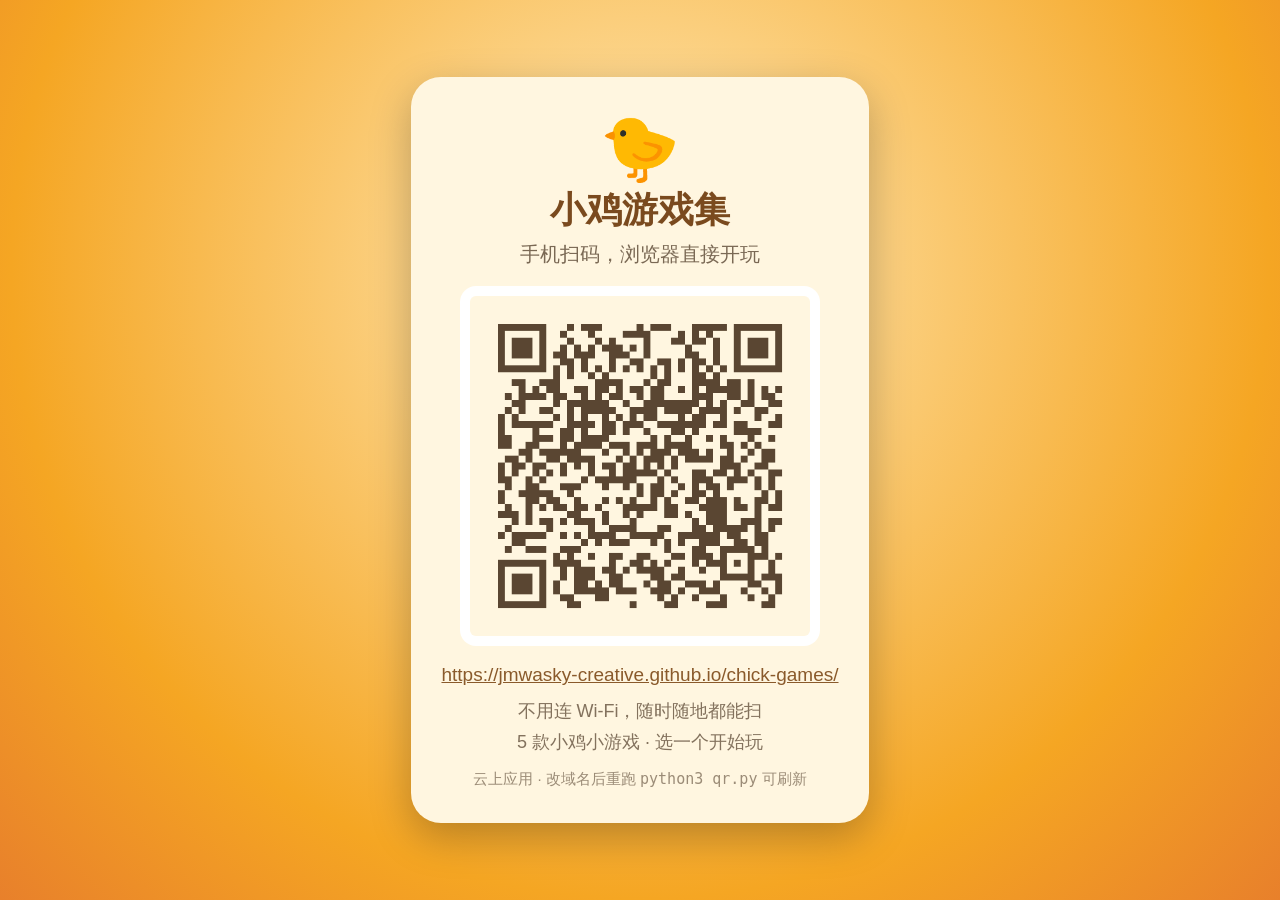
<file: qr-online.html>
<!DOCTYPE html><html lang="zh-CN"><head><meta charset="UTF-8">
<meta name="viewport" content="width=device-width,initial-scale=1">
<title>扫码玩《小鸡游戏集》</title>
<style>
body{margin:0;min-height:100vh;display:flex;flex-direction:column;align-items:center;justify-content:center;gap:22px;
background:radial-gradient(circle at 50% 30%,#FFE9B8,#F5A623 70%,#E8802B);font-family:"PingFang SC","Microsoft YaHei",sans-serif;color:#5A4632;}
.card{background:#FFF6E0;border-radius:30px;padding:34px 30px;box-shadow:0 14px 40px rgba(0,0,0,.25);text-align:center;max-width:92vw;}
h1{font-size:36px;margin:0 0 6px;color:#7A4A1E;}
.sub{font-size:20px;opacity:.8;margin-bottom:18px;}
img{width:340px;max-width:76vw;border-radius:16px;background:#fff;padding:10px;}
.url{font-size:19px;word-break:break-all;margin-top:14px;color:#8A5A2B;}
.url a{color:#8A5A2B;}
.tip{font-size:18px;opacity:.75;margin-top:10px;line-height:1.7;}
.meta{font-size:15px;opacity:.6;margin-top:12px;}
.chick{font-size:64px;}
</style></head><body>
<div class="card">
  <div class="chick">🐤</div>
  <h1>小鸡游戏集</h1>
  <div class="sub">手机扫码，浏览器直接开玩</div>
  <img src="[data-uri]" alt="扫码访问">
  <div class="url"><a href="https://jmwasky-creative.github.io/chick-games/">https://jmwasky-creative.github.io/chick-games/</a></div>
  <div class="tip">不用连 Wi-Fi，随时随地都能扫<br>5 款小鸡小游戏 · 选一个开始玩</div>
  <div class="meta">云上应用 · 改域名后重跑 <code>python3 qr.py</code> 可刷新</div>
</div></body></html>
</file>
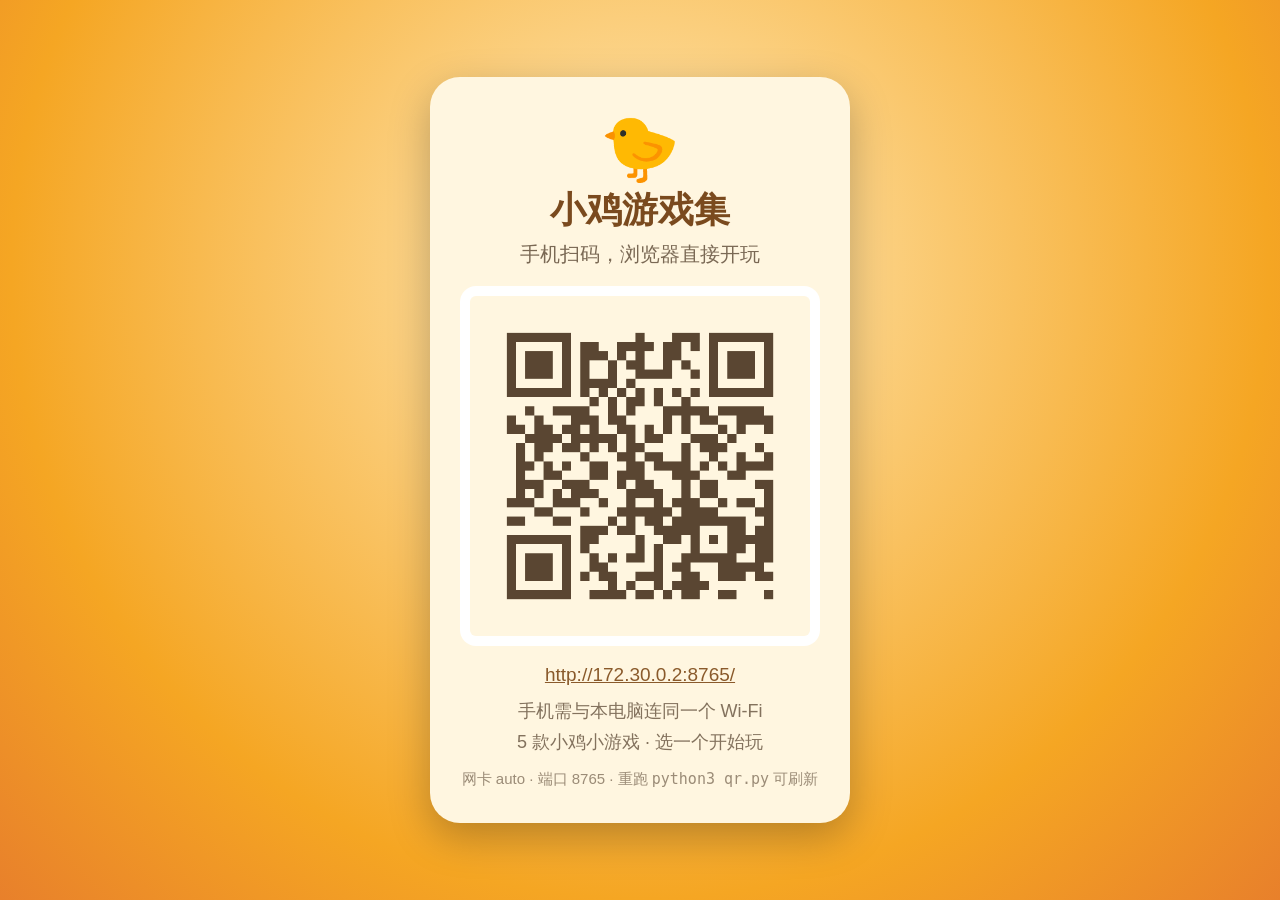
<file: qr.html>
<!DOCTYPE html><html lang="zh-CN"><head><meta charset="UTF-8">
<meta name="viewport" content="width=device-width,initial-scale=1">
<title>扫码玩《小鸡游戏集》</title>
<style>
body{margin:0;min-height:100vh;display:flex;flex-direction:column;align-items:center;justify-content:center;gap:22px;
background:radial-gradient(circle at 50% 30%,#FFE9B8,#F5A623 70%,#E8802B);font-family:"PingFang SC","Microsoft YaHei",sans-serif;color:#5A4632;}
.card{background:#FFF6E0;border-radius:30px;padding:34px 30px;box-shadow:0 14px 40px rgba(0,0,0,.25);text-align:center;max-width:92vw;}
h1{font-size:36px;margin:0 0 6px;color:#7A4A1E;}
.sub{font-size:20px;opacity:.8;margin-bottom:18px;}
img{width:340px;max-width:76vw;border-radius:16px;background:#fff;padding:10px;}
.url{font-size:19px;word-break:break-all;margin-top:14px;color:#8A5A2B;}
.url a{color:#8A5A2B;}
.tip{font-size:18px;opacity:.75;margin-top:10px;line-height:1.7;}
.meta{font-size:15px;opacity:.6;margin-top:12px;}
.chick{font-size:64px;}
</style></head><body>
<div class="card">
  <div class="chick">🐤</div>
  <h1>小鸡游戏集</h1>
  <div class="sub">手机扫码，浏览器直接开玩</div>
  <img src="[data-uri]" alt="扫码访问">
  <div class="url"><a href="http://172.30.0.2:8765/">http://172.30.0.2:8765/</a></div>
  <div class="tip">手机需与本电脑连同一个 Wi-Fi<br>5 款小鸡小游戏 · 选一个开始玩</div>
  <div class="meta">网卡 auto · 端口 8765 · 重跑 <code>python3 qr.py</code> 可刷新</div>
</div></body></html>
</file>
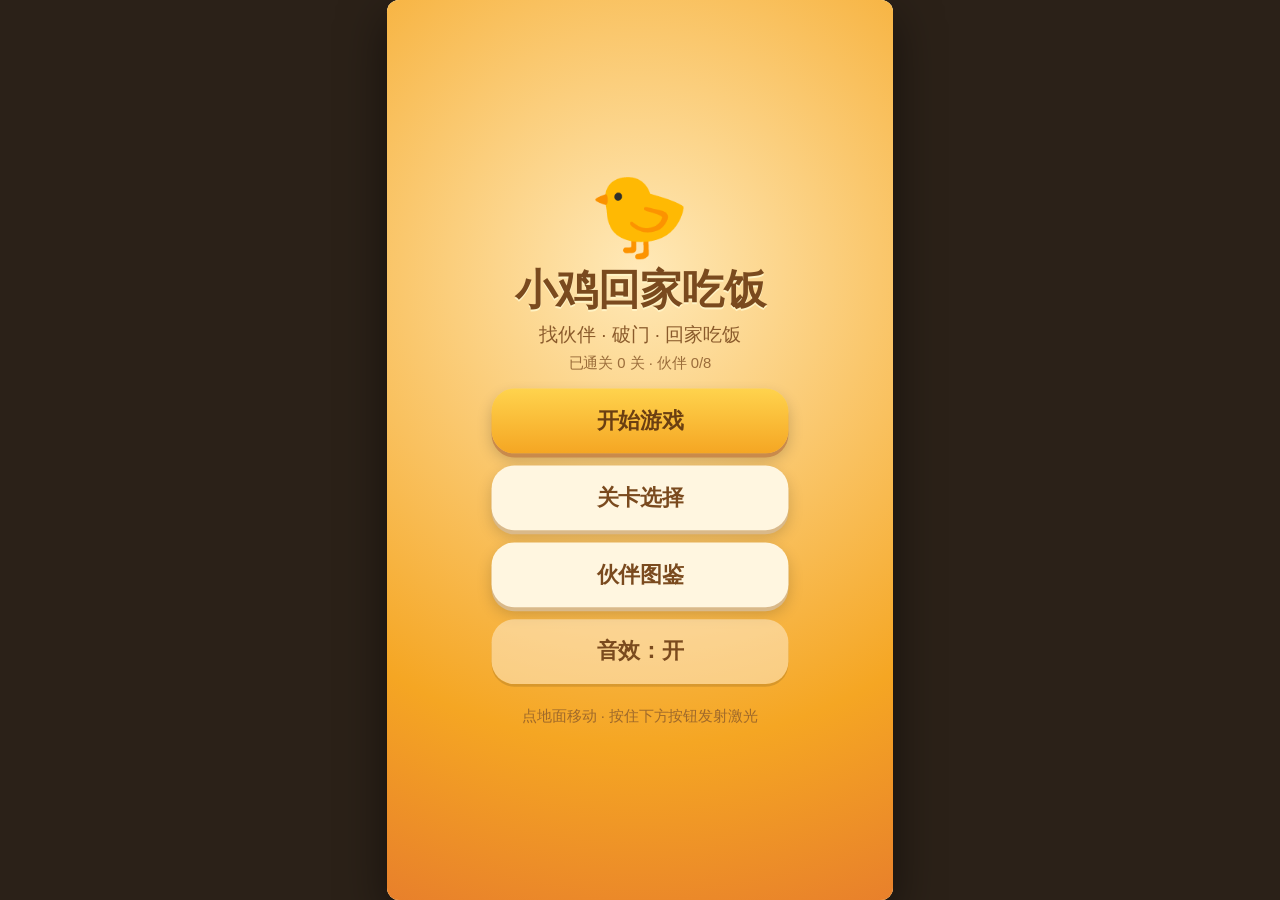
<file: standalone.html>
<!DOCTYPE html>
<html lang="zh-CN">
<head>
<meta charset="UTF-8">
<meta name="viewport" content="width=device-width,initial-scale=1,maximum-scale=1,user-scalable=no,viewport-fit=cover">
<title>小鸡回家吃饭</title>
<style>
* { margin: 0; padding: 0; box-sizing: border-box; -webkit-tap-highlight-color: transparent; }

html, body {
  width: 100%; height: 100%;
  background: #2B2118;
  overflow: hidden;
  font-family: "PingFang SC", "Microsoft YaHei", "Helvetica Neue", sans-serif;
  user-select: none;
}

#stage { position: absolute; inset: 0; display: flex; align-items: center; justify-content: center; }

#app {
  position: absolute; left: 0; top: 0;
  width: 750px; height: 1334px;
  transform-origin: top left;      /* 由 JS 精确计算 translate + scale */
  background: #FFD79A;
  overflow: hidden;
  border-radius: 18px;
  box-shadow: 0 24px 70px rgba(0,0,0,0.5);
}

#cv {
  position: absolute; left: 0; top: 0;
  width: 750px; height: 1334px;
  display: block;
  touch-action: none;              /* 关键：禁止移动端手势抢夺指针事件 */
}

.hidden { display: none !important; }

/* ---------- HUD ---------- */
#hud { position: absolute; inset: 0; pointer-events: none; }

.hud-top {
  position: absolute; top: 0; left: 0; right: 0;
  height: 96px; padding: 18px 22px;
  display: flex; align-items: center; justify-content: space-between;
  background: linear-gradient(rgba(0,0,0,0.35), rgba(0,0,0,0));
}
.hud-title { color: #FFF; font-size: 28px; font-weight: 700; text-shadow: 0 2px 6px rgba(0,0,0,0.4); }
.hud-right { color: #FFF; font-size: 24px; display: flex; gap: 16px; align-items: center; text-shadow: 0 2px 6px rgba(0,0,0,0.4); }
.team-tag { background: rgba(255,255,255,0.22); padding: 4px 12px; border-radius: 20px; }

.ico-btn, .mini-btn, .big-btn, .fire-btn {
  pointer-events: auto; cursor: pointer; border: none; outline: none;
  font-family: inherit; font-weight: 700;
}
.ico-btn {
  background: rgba(255,255,255,0.25); color: #FFF;
  font-size: 24px; padding: 10px 20px; border-radius: 24px;
  backdrop-filter: blur(4px);
}
.ico-btn:active { background: rgba(255,255,255,0.4); }

.energy-wrap {
  position: absolute; top: 100px; right: 22px;
  display: flex; align-items: center; gap: 10px;
}
.energy-label { color: #5A4632; font-size: 20px; font-weight: 700; text-shadow: 0 1px 2px #FFF; }
.energy-bar {
  width: 220px; height: 22px; border-radius: 12px;
  background: rgba(255,255,255,0.55); border: 3px solid #FFF;
  overflow: hidden;
}
#energy-fill { height: 100%; width: 100%; background: #7FC96A; transition: width 0.06s linear, background 0.2s; }
#energy-fill.low { animation: eblink 0.18s infinite alternate; }
@keyframes eblink { from { opacity: 1; } to { opacity: 0.25; } }

.miss { margin-top: 6px; font-size: 22px; color: #B8794A; }

.hud-bottom {
  position: absolute; bottom: 40px; left: 0; right: 0;
  display: flex; align-items: center; justify-content: center; gap: 20px;
}
.mini-btn {
  background: rgba(255,255,255,0.85); color: #5A4632;
  font-size: 22px; padding: 14px 22px; border-radius: 26px;
  box-shadow: 0 4px 12px rgba(0,0,0,0.2);
}
.hint-space { width: 96px; }

.fire-btn {
  width: 330px; height: 96px; border-radius: 48px;
  font-size: 30px; color: #FFF;
  background: linear-gradient(#FF7B7B, #E4453A);
  border: 5px solid #FFF;
  box-shadow: 0 8px 20px rgba(228,69,58,0.45);
  transition: transform 0.08s, box-shadow 0.15s, background 0.15s;
}
.fire-btn.p1 { background: linear-gradient(#FFA04D, #F58A24); }
.fire-btn.p2 { background: linear-gradient(#FF7B4D, #F56A24); box-shadow: 0 8px 26px rgba(245,106,36,0.6); }
.fire-btn.p3 {
  background: linear-gradient(#FF5C5C, #D62020);
  box-shadow: 0 0 34px rgba(255,80,80,0.9);
  transform: scale(1.06);
  animation: pulse 0.35s infinite alternate;
}
@keyframes pulse { from { transform: scale(1.04); } to { transform: scale(1.1); } }

/* ---------- 覆盖层 ---------- */
.screen {
  position: absolute; inset: 0;
  display: flex; flex-direction: column; align-items: center; justify-content: center;
  gap: 22px; padding: 60px 50px;
  background: radial-gradient(circle at 50% 30%, #FFE9B8, #F5A623 70%, #E8802B);
  z-index: 10;
}

.logo { text-align: center; color: #5A4632; }
.logo-chick { font-size: 120px; line-height: 1; animation: hop 1.4s infinite; }
@keyframes hop { 0%,100% { transform: translateY(0); } 50% { transform: translateY(-16px); } }
.logo h1 { font-size: 62px; margin: 10px 0 6px; color: #7A4A1E; text-shadow: 0 3px 0 #FFF3C4; }
.tag { font-size: 28px; color: #8A5A2B; }
.prog { font-size: 22px; color: #8A5A2B; margin-top: 8px; opacity: 0.85; }

.menu-btns { display: flex; flex-direction: column; gap: 18px; width: 440px; }
.big-btn {
  padding: 26px 0; border-radius: 34px; font-size: 32px;
  background: #FFF6E0; color: #7A4A1E;
  box-shadow: 0 6px 0 #D9B98A, 0 10px 22px rgba(0,0,0,0.18);
  transition: transform 0.08s;
}
.big-btn:active { transform: translateY(4px); box-shadow: 0 2px 0 #D9B98A; }
.big-btn.primary { background: linear-gradient(#FFD34D, #F5A623); color: #6B3F12; box-shadow: 0 6px 0 #C98A4B, 0 10px 22px rgba(0,0,0,0.2); }
.big-btn.ghost { background: rgba(255,255,255,0.4); color: #7A4A1E; box-shadow: 0 4px 0 rgba(0,0,0,0.12); }
.big-btn.small { padding: 18px 0; font-size: 26px; width: 240px; }

.tip-line { font-size: 22px; color: #8A5A2B; opacity: 0.8; margin-top: 10px; }

.panel {
  width: 660px; background: #FFF6E0; border-radius: 36px;
  padding: 44px 40px; display: flex; flex-direction: column; gap: 18px;
  box-shadow: 0 14px 40px rgba(0,0,0,0.28);
  max-height: 1150px; overflow-y: auto;
}
.panel h2 { font-size: 40px; color: #7A4A1E; text-align: center; }

.level-list { display: flex; flex-direction: column; gap: 12px; }
.lv {
  display: flex; align-items: center; gap: 18px;
  background: #FFEBCC; border-radius: 20px; padding: 16px 20px;
  cursor: pointer; border: 3px solid transparent;
}
.lv:active { transform: scale(0.98); }
.lv.lock { opacity: 0.45; cursor: default; background: #EFE3D2; }
.lv-no {
  width: 62px; height: 62px; border-radius: 50%;
  background: #F5A623; color: #FFF; font-size: 30px; font-weight: 700;
  display: flex; align-items: center; justify-content: center;
}
.lv-main { flex: 1; }
.lv-name { font-size: 30px; font-weight: 700; color: #7A4A1E; }
.lv-sub { font-size: 22px; color: #A98865; margin-top: 2px; }
.lv-stars { font-size: 30px; color: #F5A623; letter-spacing: 2px; }

.intro-panel { align-items: center; }
.intro-text { font-size: 28px; color: #7A4A1E; line-height: 1.7; text-align: center; }
.intro-text p { margin: 6px 0; }
.intro-panel .big-btn { width: 340px; }

.result-panel { align-items: center; }
.stars { display: flex; gap: 18px; font-size: 74px; color: #F5A623; }
.rst-star { transition: opacity 0.3s, transform 0.2s; text-shadow: 0 4px 0 #D9A03B; }
.result-info { font-size: 26px; color: #7A4A1E; text-align: center; line-height: 1.7; }
.result-panel .big-btn { width: 400px; }

.finale {
  background: #FFE9B8; border-radius: 22px; padding: 22px; text-align: center;
  border: 3px dashed #F5A623;
}
.finale.done .finale-btns { display: none; }
.finale p { font-size: 26px; color: #7A4A1E; line-height: 1.6; }
.finale-btns { display: flex; gap: 18px; justify-content: center; margin-top: 16px; }

.screen.dim { background: rgba(0,0,0,0.55); backdrop-filter: blur(3px); }
.small-panel { width: 460px; align-items: stretch; }
.small-panel h2 { margin-bottom: 8px; }

.codex-list { display: grid; grid-template-columns: repeat(3, 1fr); gap: 16px; }
.cx {
  background: #FFEBCC; border-radius: 20px; padding: 12px 6px;
  text-align: center; border: 3px solid transparent;
}
.cx.lock { opacity: 0.5; background: #EFE3D2; }
.cx canvas { width: 130px; height: 130px; }
.cx-name { font-size: 24px; color: #7A4A1E; font-weight: 700; margin-top: 4px; }

</style>
</head>
<body>
<div id="stage">
  <div id="app">

    <canvas id="cv" width="750" height="1334"></canvas>

    <!-- HUD -->
    <div id="hud" class="hidden">
      <div class="hud-top">
        <button id="btn-back" class="ico-btn">‹ 返回</button>
        <div class="hud-title" id="hud-level">第 1 关</div>
        <div class="hud-right">
          <span id="hud-time">0.0s</span>
          <span class="team-tag">🐤<span id="hud-team">×0</span></span>
          <button id="btn-pause" class="ico-btn">❚❚</button>
        </div>
      </div>
      <div class="energy-wrap">
        <div class="energy-label">电量</div>
        <div class="energy-bar"><div id="energy-fill"></div></div>
      </div>
      <div class="hud-bottom">
        <button id="btn-hint" class="mini-btn">提示</button>
        <button id="fire-btn" class="fire-btn p0">按住发射</button>
        <div class="hint-space"></div>
      </div>
    </div>

    <!-- 主菜单 -->
    <div id="screen-menu" class="screen">
      <div class="logo">
        <div class="logo-chick">🐤</div>
        <h1>小鸡回家吃饭</h1>
        <p class="tag">找伙伴 · 破门 · 回家吃饭</p>
        <p class="prog" id="menu-progress">已通关 0 关 · 伙伴 0/8</p>
      </div>
      <div class="menu-btns">
        <button id="btn-start" class="big-btn primary">开始游戏</button>
        <button id="btn-levels" class="big-btn">关卡选择</button>
        <button id="btn-codex" class="big-btn">伙伴图鉴</button>
        <button id="btn-sound" class="big-btn ghost">音效：开</button>
      </div>
      <p class="tip-line">点地面移动 · 按住下方按钮发射激光</p>
    </div>

    <!-- 关卡选择 -->
    <div id="screen-levels" class="screen hidden">
      <div class="panel">
        <h2>关卡选择</h2>
        <div id="level-list" class="level-list"></div>
        <button id="btn-lv-back" class="big-btn ghost">返回</button>
      </div>
    </div>

    <!-- 开场剧情 -->
    <div id="screen-intro" class="screen hidden">
      <div class="panel intro-panel">
        <h2 id="intro-title">第 1 关</h2>
        <div id="intro-text" class="intro-text"></div>
        <button id="btn-intro-go" class="big-btn primary">出发！</button>
        <button id="btn-intro-back" class="big-btn ghost">返回</button>
      </div>
    </div>

    <!-- 暂停 -->
    <div id="screen-pause" class="screen hidden dim">
      <div class="panel small-panel">
        <h2>暂停</h2>
        <button id="btn-resume" class="big-btn primary">继续游戏</button>
        <button id="btn-pause-retry" class="big-btn">重玩本关</button>
        <button id="btn-pause-menu" class="big-btn ghost">回主界面</button>
      </div>
    </div>

    <!-- 结算 -->
    <div id="screen-result" class="screen hidden">
      <div class="panel result-panel">
        <h2 id="result-title">回到家啦！</h2>
        <div id="result-stars" class="stars"></div>
        <div id="result-info" class="result-info"></div>
        <div id="result-finale" class="finale hidden">
          <p id="finale-text"></p>
          <div class="finale-btns">
            <button id="btn-duck-yes" class="big-btn primary small">让它进来</button>
            <button id="btn-duck-no" class="big-btn ghost small">不用了</button>
          </div>
        </div>
        <button id="btn-next" class="big-btn primary">下一关</button>
        <button id="btn-retry" class="big-btn">再玩一次</button>
        <button id="btn-menu" class="big-btn ghost">回主界面</button>
      </div>
    </div>

    <!-- 图鉴 -->
    <div id="screen-codex" class="screen hidden">
      <div class="panel">
        <h2>伙伴图鉴</h2>
        <div id="codex-list" class="codex-list"></div>
        <button id="btn-cx-back" class="big-btn ghost">返回</button>
      </div>
    </div>

  </div>
</div>

<script>
/* 《小鸡回家吃饭》关卡数据
 * 坐标系：x 向右，y 向下。地面 GROUND = 900（逻辑画布 750 x 1334）
 * 全部长度单位为像素，GRID = 64 为一格
 */
(function (global) {
  'use strict';

  var GRID = 64;
  var GROUND = 900;

  // 门：w/h 为门体尺寸，top/bottom 为门体上下沿 y（默认标准木门）
  function door(x, type, opt) {
    opt = opt || {};
    return {
      x: x,
      type: type || 'wood',      // wood | iron
      y: opt.y || GROUND,        // 门底部 y
      w: opt.w || 60,
      top: opt.top || (GROUND - 170),
      bottom: opt.bottom || (GROUND - 20),
      dual: !!opt.dual,          // 是否需要双光束同时命中
      hp: 0,                     // 累计照射时间
      broken: false
    };
  }

  var LEVELS = [
    /* ---------------- 第 1 关：回家吃饭（教学） ---------------- */
    {
      id: 1,
      name: '回家吃饭',
      subtitle: '肚子饿了，回家！',
      w: 2500,
      start: 180,
      devices: [{ x: 1000 }],
      fixedDevices: [],
      doors: [door(1700, 'wood')],
      walls: [],
      platforms: [],
      mirrors: [],
      ropes: [],
      switches: [],
      partners: [],
      home: 2200,
      stars: [75, 110],
      intro: [
        '饭点到了，小鸡的肚子咕咕叫。',
        '「今天要回家吃饭！」'
      ],
      tips: [
        { x: 300, text: '点地面，走起来' },
        { x: 1000, text: '拿到电激光装置' },
        { x: 1500, text: '按住红色按钮发射激光' }
      ]
    },

    /* ---------------- 第 2 关：两道门（电量管理） ---------------- */
    {
      id: 2,
      name: '两道门',
      subtitle: '电不够，省着点用',
      w: 3100,
      start: 160,
      devices: [{ x: 700 }],
      fixedDevices: [],
      doors: [door(1300, 'wood'), door(2150, 'wood')],
      walls: [],
      platforms: [],
      mirrors: [],
      ropes: [],
      switches: [],
      partners: [{ type: 'sparrow', x: 1750 }],
      home: 2800,
      stars: [105, 150],
      intro: ['小胖鸭又在捣乱，把两道门都关上了。']
    },

    /* ---------------- 第 3 关：镜子反射 ---------------- */
    {
      id: 3,
      name: '镜子反射',
      subtitle: '让光拐个弯',
      w: 2600,
      start: 160,
      devices: [{ x: 600 }],
      fixedDevices: [],
      doors: [door(1280, 'wood', { top: GROUND - 260, bottom: GROUND - 160 })],
      walls: [],
      platforms: [],
      mirrors: [
        { x: 1150, y: GROUND - 40, angle: '\\', size: 64 },   // 需玩家切成 /
        { x: 1150, y: GROUND - 200, angle: '/', size: 64 }
      ],
      ropes: [],
      switches: [],
      partners: [{ type: 'mouse', x: 1800 }],
      home: 2300,
      stars: [135, 180],
      intro: ['门太高了，激光够不着——用镜子把光抬上去。']
    },

    /* ---------------- 第 4 关：被卡住的伙伴 ---------------- */
    {
      id: 4,
      name: '被卡住的伙伴',
      subtitle: '先把它救下来',
      w: 3100,
      start: 160,
      devices: [{ x: 700 }],
      fixedDevices: [],
      doors: [door(2200, 'wood')],
      walls: [],
      platforms: [],
      mirrors: [],
      ropes: [{ x: 1500, top: GROUND - 320, bottom: GROUND - 30 }],
      switches: [],
      partners: [{ type: 'sheep', x: 1500, hang: GROUND - 250 }],
      home: 2750,
      stars: [135, 180],
      intro: ['小羊被绳子吊住了，用细光束把绳子烧断。']
    },

    /* ---------------- 第 5 关：铁门与晚饭 ---------------- */
    {
      id: 5,
      name: '铁门与晚饭',
      subtitle: '铁门要全功率',
      w: 3100,
      start: 160,
      devices: [{ x: 700 }],
      fixedDevices: [],
      doors: [door(1850, 'iron')],
      walls: [],
      platforms: [],
      mirrors: [],
      ropes: [],
      switches: [],
      partners: [{ type: 'dog', x: 2400 }],
      home: 2800,
      stars: [165, 210],
      intro: ['这次是铁门——激光要开到最大功率。']
    },

    /* ---------------- 第 6 关：高处的门 ---------------- */
    {
      id: 6,
      name: '高处的门',
      subtitle: '站高点才打得着',
      w: 3200,
      start: 160,
      devices: [{ x: 700 }],
      fixedDevices: [],
      doors: [door(2150, 'wood', { top: GROUND - 300, bottom: GROUND - 180 })],
      walls: [],
      platforms: [{ x: 1880, y: GROUND - 170, w: 240 }],
      mirrors: [],
      ropes: [],
      switches: [],
      partners: [{ type: 'cat', x: 1980, y: GROUND - 170 }],
      home: 2850,
      stars: [165, 210],
      intro: ['矮墙挡住了激光，站到石台上去。']
    },

    /* ---------------- 第 7 关：双装置 ---------------- */
    {
      id: 7,
      name: '双装置',
      subtitle: '两束光一起上',
      w: 3300,
      start: 160,
      devices: [{ x: 700 }],
      fixedDevices: [{ x: 1500, dir: 1, duration: 6 }],
      doors: [door(2050, 'wood', { dual: true })],
      walls: [],
      platforms: [],
      mirrors: [],
      ropes: [],
      switches: [],
      partners: [{ type: 'pig', x: 2750 }],
      home: 3000,
      stars: [165, 210],
      intro: ['这道门要两束激光同时照才打得开。']
    },

    /* ---------------- 第 8 关：光路迷宫 ---------------- */
    {
      id: 8,
      name: '光路迷宫',
      subtitle: '把光一路引过去',
      w: 3000,
      start: 160,
      devices: [{ x: 600 }],
      fixedDevices: [],
      doors: [door(1600, 'wood', { top: GROUND - 280, bottom: GROUND - 180 })],
      walls: [],
      platforms: [],
      mirrors: [
        { x: 1200, y: GROUND - 40, angle: '\\', size: 64 },   // 应为 /
        { x: 1200, y: GROUND - 300, angle: '/', size: 64 },
        { x: 1600, y: GROUND - 300, angle: '/', size: 64 },   // 应为 \
        { x: 2200, y: GROUND - 40, angle: '/', size: 64 }     // 干扰镜
      ],
      ropes: [],
      switches: [],
      partners: [{ type: 'rabbit', x: 2300 }],
      home: 2700,
      stars: [195, 240],
      intro: ['三面镜子接力，把激光一路引到高处那道门。']
    },

    /* ---------------- 第 9 关：断电危机 ---------------- */
    {
      id: 9,
      name: '断电危机',
      subtitle: '先合闸，再充能',
      w: 3400,
      start: 160,
      devices: [{ x: 800 }],
      fixedDevices: [],
      doors: [door(1700, 'wood'), door(2500, 'wood')],
      walls: [],
      platforms: [],
      mirrors: [],
      ropes: [],
      switches: [{ x: 1100 }],
      partners: [{ type: 'goose', x: 2100 }],
      home: 3050,
      stars: [195, 240],
      intro: ['电路坏了，回充变慢——先去合上电闸。'],
      powerFail: true
    },

    /* ---------------- 第 10 关：全家吃饭（综合） ---------------- */
    {
      id: 10,
      name: '全家吃饭',
      subtitle: '叫上所有人，回家！',
      w: 3200,
      start: 160,
      devices: [{ x: 600 }],
      fixedDevices: [],
      doors: [door(1500, 'iron', { top: GROUND - 320, bottom: GROUND - 200 })],
      walls: [],
      platforms: [],
      mirrors: [
        { x: 1200, y: GROUND - 40, angle: '\\', size: 64 },   // 应为 /
        { x: 1200, y: GROUND - 300, angle: '/', size: 64 }
      ],
      ropes: [],
      switches: [],
      partners: [],
      home: 2300,
      stars: [225, 280],
      intro: ['最后一道大门。破了它，全家就能一起吃饭了。'],
      finale: true
    }
  ];

  // 伙伴图鉴
  var PARTNER_INFO = {
    sparrow: { name: '小麻雀', color: '#C98A4B', from: 2 },
    mouse:   { name: '田鼠',   color: '#9A8C7A', from: 3 },
    sheep:   { name: '小羊',   color: '#F2EDE4', from: 4 },
    dog:     { name: '小狗',   color: '#D9A05B', from: 5 },
    cat:     { name: '小猫',   color: '#8E8B96', from: 6 },
    pig:     { name: '小猪',   color: '#F0A7B4', from: 7 },
    rabbit:  { name: '小兔',   color: '#EFE6DA', from: 8 },
    goose:   { name: '小鹅',   color: '#F5F2E8', from: 9 }
  };

  global.GameData = {
    GRID: GRID,
    GROUND: GROUND,
    LEVELS: LEVELS,
    PARTNER_INFO: PARTNER_INFO
  };
})(window);

</script>
<script>
/* 音效：全部用 WebAudio 现场合成，不依赖任何音频素材文件 */
(function (global) {
  'use strict';

  var ctx = null;
  var enabled = true;
  var master = null;
  var laserNodes = null;

  function ac() {
    if (!ctx) {
      var AC = global.AudioContext || global.webkitAudioContext;
      if (!AC) return null;
      ctx = new AC();
      master = ctx.createGain();
      master.gain.value = 0.5;
      master.connect(ctx.destination);
    }
    if (ctx.state === 'suspended') ctx.resume();
    return ctx;
  }

  function tone(opt) {
    if (!enabled) return;
    var c = ac(); if (!c) return;
    var t0 = c.currentTime + (opt.delay || 0);
    var osc = c.createOscillator();
    var g = c.createGain();
    osc.type = opt.type || 'sine';
    osc.frequency.setValueAtTime(opt.freq || 440, t0);
    if (opt.to) osc.frequency.exponentialRampToValueAtTime(Math.max(1, opt.to), t0 + (opt.dur || 0.15));
    var vol = (opt.vol == null ? 0.2 : opt.vol);
    g.gain.setValueAtTime(0.0001, t0);
    g.gain.exponentialRampToValueAtTime(vol, t0 + 0.01);
    g.gain.exponentialRampToValueAtTime(0.0001, t0 + (opt.dur || 0.15));
    osc.connect(g); g.connect(master);
    osc.start(t0); osc.stop(t0 + (opt.dur || 0.15) + 0.02);
  }

  function noise(opt) {
    if (!enabled) return;
    var c = ac(); if (!c) return;
    var dur = opt.dur || 0.2;
    var len = Math.floor(c.sampleRate * dur);
    var buf = c.createBuffer(1, len, c.sampleRate);
    var d = buf.getChannelData(0);
    for (var i = 0; i < len; i++) d[i] = (Math.random() * 2 - 1) * (1 - i / len);
    var src = c.createBufferSource(); src.buffer = buf;
    var f = c.createBiquadFilter();
    f.type = opt.filter || 'bandpass';
    f.frequency.value = opt.freq || 900;
    f.Q.value = opt.q || 1;
    var g = c.createGain(); g.gain.value = (opt.vol == null ? 0.25 : opt.vol);
    src.connect(f); f.connect(g); g.connect(master);
    src.start(c.currentTime + (opt.delay || 0));
  }

  var SFX = {
    /* UI */
    click:    function () { tone({ freq: 660, to: 880, dur: 0.08, type: 'triangle', vol: 0.18 }); },
    panel:    function () { tone({ freq: 420, to: 620, dur: 0.12, type: 'sine', vol: 0.15 }); },
    /* 角色 */
    footstep: function () { noise({ dur: 0.06, freq: 320, vol: 0.06, filter: 'lowpass' }); },
    hungry:   function () { tone({ freq: 300, to: 200, dur: 0.22, type: 'sine', vol: 0.18 }); },
    bump:     function () { tone({ freq: 180, to: 120, dur: 0.14, type: 'square', vol: 0.12 }); },
    jump:     function () { tone({ freq: 400, to: 700, dur: 0.14, type: 'sine', vol: 0.14 }); },
    /* 道具 */
    pickup:   function () { tone({ freq: 880, dur: 0.1, type: 'triangle', vol: 0.2 }); tone({ freq: 1320, dur: 0.14, type: 'sine', vol: 0.14, delay: 0.08 }); },
    button:   function () { tone({ freq: 220, to: 160, dur: 0.09, type: 'square', vol: 0.16 }); },
    mirror:   function () { tone({ freq: 1200, to: 1600, dur: 0.07, type: 'sine', vol: 0.12 }); },
    switchOn: function () { tone({ freq: 300, to: 900, dur: 0.18, type: 'sawtooth', vol: 0.16 }); },
    rope:     function () { noise({ dur: 0.25, freq: 2200, vol: 0.18, q: 0.7 }); },
    alarm:    function () { tone({ freq: 520, to: 380, dur: 0.16, type: 'square', vol: 0.12 }); },
    /* 场景 */
    sizzle:   function () { noise({ dur: 0.5, freq: 3200, vol: 0.05, q: 0.5 }); },
    openDoor: function () { tone({ freq: 260, to: 400, dur: 0.2, type: 'sine', vol: 0.16 }); },
    closeDoor:function () { tone({ freq: 200, to: 90, dur: 0.26, type: 'square', vol: 0.2 }); noise({ dur: 0.3, freq: 260, vol: 0.2, filter: 'lowpass' }); },
    breakDoor:function () { noise({ dur: 0.6, freq: 500, vol: 0.35, q: 0.4 }); tone({ freq: 120, to: 60, dur: 0.5, type: 'sawtooth', vol: 0.2 }); },
    /* 伙伴 */
    cheer:    function () { tone({ freq: 700, dur: 0.1, type: 'triangle', vol: 0.18 }); tone({ freq: 990, dur: 0.12, type: 'triangle', vol: 0.16, delay: 0.09 }); tone({ freq: 1320, dur: 0.16, type: 'sine', vol: 0.14, delay: 0.18 }); },
    /* 结算 */
    star:     function (i) { tone({ freq: 660 + (i || 0) * 220, dur: 0.2, type: 'triangle', vol: 0.2 }); },
    win:      function () { [523, 659, 784, 1047].forEach(function (f, i) { tone({ freq: f, dur: 0.28, type: 'triangle', vol: 0.18, delay: i * 0.12 }); }); },
    eat:      function () { noise({ dur: 0.12, freq: 700, vol: 0.12, filter: 'lowpass' }); }
  };

  /* 激光持续音：充能时音高持续上升 */
  function laserStart() {
    if (!enabled) return;
    var c = ac(); if (!c || laserNodes) return;
    var osc = c.createOscillator();
    var osc2 = c.createOscillator();
    var g = c.createGain();
    var f = c.createBiquadFilter();
    osc.type = 'sawtooth'; osc.frequency.value = 180;
    osc2.type = 'sine'; osc2.frequency.value = 90;
    f.type = 'bandpass'; f.frequency.value = 1400; f.Q.value = 2;
    g.gain.setValueAtTime(0.0001, c.currentTime);
    g.gain.exponentialRampToValueAtTime(0.14, c.currentTime + 0.08);
    osc.connect(f); osc2.connect(f); f.connect(g); g.connect(master);
    osc.start(); osc2.start();
    laserNodes = { osc: osc, osc2: osc2, g: g, f: f };
  }

  function laserUpdate(power) { // power: 0 ~ 1
    if (!laserNodes) return;
    var c = ac(); if (!c) return;
    var t = c.currentTime;
    laserNodes.osc.frequency.setTargetAtTime(180 + power * 520, t, 0.05);
    laserNodes.osc2.frequency.setTargetAtTime(90 + power * 260, t, 0.05);
    laserNodes.g.gain.setTargetAtTime(0.10 + power * 0.10, t, 0.05);
  }

  function laserStop() {
    if (!laserNodes) return;
    var c = ac();
    var n = laserNodes; laserNodes = null;
    if (!c) return;
    try {
      n.g.gain.setTargetAtTime(0.0001, c.currentTime, 0.03);
      setTimeout(function () { try { n.osc.stop(); n.osc2.stop(); } catch (e) {} }, 200);
    } catch (e) {}
  }

  global.SFX = SFX;
  global.SFX.laserStart = laserStart;
  global.SFX.laserUpdate = laserUpdate;
  global.SFX.laserStop = laserStop;
  global.SFX.setEnabled = function (b) {
    enabled = !!b;
    if (!enabled) laserStop();
    if (master) master.gain.value = enabled ? 0.5 : 0;
  };
  global.SFX.isEnabled = function () { return enabled; };
  global.SFX.resume = function () { ac(); };
})(window);

</script>
<script>
/* 渲染层：全部为程序化 Canvas 绘制，不依赖任何图片素材 */
(function (global) {
  'use strict';

  var GROUND = 900;

  /* ---------- 基础工具 ---------- */
  function rr(ctx, x, y, w, h, r) {
    ctx.beginPath();
    ctx.moveTo(x + r, y);
    ctx.arcTo(x + w, y, x + w, y + h, r);
    ctx.arcTo(x + w, y + h, x, y + h, r);
    ctx.arcTo(x, y + h, x, y, r);
    ctx.arcTo(x, y, x + w, y, r);
    ctx.closePath();
  }
  function fillCircle(ctx, x, y, r, color) {
    ctx.fillStyle = color;
    ctx.beginPath(); ctx.arc(x, y, r, 0, Math.PI * 2); ctx.fill();
  }
  function ellipse(ctx, x, y, rx, ry, color) {
    ctx.fillStyle = color;
    ctx.beginPath(); ctx.ellipse(x, y, rx, ry, 0, 0, Math.PI * 2); ctx.fill();
  }
  function shadow(ctx, x, y, rx) {
    ctx.fillStyle = 'rgba(90,60,30,0.18)';
    ctx.beginPath(); ctx.ellipse(x, y, rx, rx * 0.28, 0, 0, Math.PI * 2); ctx.fill();
  }

  /* ---------- 通用小动物 ---------- */
  /* spec: {body, belly, color2, ear:'none|round|long|fluffy|drop', snout:'beak|nose', scale, hat} */
  function critter(ctx, x, footY, spec, t, walking, dir) {
    var s = spec.scale || 1;
    var bob = walking ? Math.sin(t * 14) * 3 * s : Math.sin(t * 2.2) * 1.2 * s;
    var bodyR = 26 * s;
    var cx = x, cy = footY - 34 * s + bob;
    ctx.save();
    ctx.translate(cx, cy);
    if (dir < 0) ctx.scale(-1, 1);

    shadow(ctx, 0, 34 * s + (footY - footY), bodyR * 0.9);

    // 腿
    var legSwing = walking ? Math.sin(t * 14) * 7 * s : 0;
    ctx.strokeStyle = spec.leg || '#E8942A';
    ctx.lineWidth = 5 * s; ctx.lineCap = 'round';
    ctx.beginPath();
    ctx.moveTo(-8 * s, 22 * s); ctx.lineTo(-8 * s - legSwing, 36 * s);
    ctx.moveTo(8 * s, 22 * s); ctx.lineTo(8 * s + legSwing, 36 * s);
    ctx.stroke();

    // 耳朵
    if (spec.ear === 'round') {
      fillCircle(ctx, -16 * s, -22 * s, 11 * s, spec.color2 || spec.body);
      fillCircle(ctx, 16 * s, -22 * s, 11 * s, spec.color2 || spec.body);
    } else if (spec.ear === 'long') {
      ctx.fillStyle = spec.color2 || spec.body;
      rr(ctx, -20 * s, -50 * s, 11 * s, 30 * s, 5 * s); ctx.fill();
      rr(ctx, 9 * s, -50 * s, 11 * s, 30 * s, 5 * s); ctx.fill();
    } else if (spec.ear === 'drop') {
      ellipse(ctx, -19 * s, -14 * s, 8 * s, 14 * s, spec.color2 || spec.body);
      ellipse(ctx, 19 * s, -14 * s, 8 * s, 14 * s, spec.color2 || spec.body);
    } else if (spec.ear === 'fluffy') {
      for (var i = 0; i < 7; i++) {
        var a = (i / 7) * Math.PI * 2;
        fillCircle(ctx, Math.cos(a) * 24 * s, -6 * s + Math.sin(a) * 22 * s, 12 * s, spec.body);
      }
    }

    // 身体
    ellipse(ctx, 0, 0, bodyR, bodyR * 0.92, spec.body);
    if (spec.belly) ellipse(ctx, 2 * s, 8 * s, bodyR * 0.62, bodyR * 0.55, spec.belly);

    // 翅膀 / 手
    if (spec.wing) {
      var wa = walking ? Math.sin(t * 14) * 0.35 : Math.sin(t * 2) * 0.1;
      ctx.save(); ctx.translate(-20 * s, 2 * s); ctx.rotate(wa);
      ellipse(ctx, 0, 0, 11 * s, 8 * s, spec.color2 || '#E8B23C');
      ctx.restore();
    }

    // 脸
    var ex = 11 * s, ey = -8 * s;
    fillCircle(ctx, ex, ey, 4.2 * s, '#2B2118');
    fillCircle(ctx, ex + 1.4 * s, ey - 1.4 * s, 1.6 * s, '#fff');
    fillCircle(ctx, -4 * s, ey, 4.2 * s, '#2B2118');
    fillCircle(ctx, -2.6 * s, ey - 1.4 * s, 1.6 * s, '#fff');

    if (spec.snout === 'beak') {
      ctx.fillStyle = spec.beakColor || '#F08A24';
      ctx.beginPath();
      ctx.moveTo(20 * s, -2 * s); ctx.lineTo(36 * s, 2 * s); ctx.lineTo(20 * s, 8 * s);
      ctx.closePath(); ctx.fill();
    } else if (spec.snout === 'nose') {
      ellipse(ctx, 24 * s, 2 * s, 7 * s, 5 * s, spec.color2 || '#3A2E26');
      fillCircle(ctx, 22 * s, 0.5 * s, 1.4 * s, '#fff');
    }

    // 鸡冠 / 呆毛
    if (spec.comb) {
      ctx.fillStyle = '#E4453A';
      ctx.beginPath();
      ctx.moveTo(-10 * s, -26 * s); ctx.lineTo(-4 * s, -38 * s); ctx.lineTo(2 * s, -27 * s);
      ctx.lineTo(8 * s, -38 * s); ctx.lineTo(13 * s, -25 * s);
      ctx.closePath(); ctx.fill();
    }
    if (spec.hair) {
      ctx.strokeStyle = spec.body; ctx.lineWidth = 4 * s;
      ctx.beginPath();
      ctx.moveTo(0, -26 * s); ctx.quadraticCurveTo(6 * s, -42 * s, -6 * s, -46 * s);
      ctx.stroke();
    }
    // 围裙（姐姐）
    if (spec.apron) {
      ctx.fillStyle = '#F2F2F2';
      rr(ctx, -16 * s, 4 * s, 32 * s, 24 * s, 6 * s); ctx.fill();
      ctx.fillStyle = '#E86A6A';
      ctx.fillRect(-16 * s, 4 * s, 32 * s, 4 * s);
    }
    ctx.restore();
  }

  var CRITTERS = {
    chick:  { body: '#F7C948', belly: '#FFE08A', ear: 'none', snout: 'beak', comb: true, wing: true, leg: '#E8942A', scale: 1 },
    sister: { body: '#F0D9A8', belly: '#FFF3D8', ear: 'none', snout: 'beak', comb: true, wing: true, leg: '#E8942A', apron: true, scale: 1.25 },
    duck:   { body: '#FBFBF5', belly: '#FFFFFF', ear: 'none', snout: 'beak', beakColor: '#F5A623', hair: true, leg: '#F5A623', scale: 1.15 },
    sparrow:{ body: '#C98A4B', belly: '#EBD3B0', ear: 'none', snout: 'beak', beakColor: '#E07A2B', wing: true, leg: '#D9A05B', scale: 0.75 },
    mouse:  { body: '#A79A88', belly: '#D9CFC0', ear: 'round', color2: '#F0A7B4', snout: 'nose', leg: '#A79A88', scale: 0.72 },
    sheep:  { body: '#F6F1E7', ear: 'fluffy', snout: 'nose', color2: '#4A4038', leg: '#4A4038', scale: 0.95 },
    dog:    { body: '#D9A05B', belly: '#F2D9B0', ear: 'drop', color2: '#B87F42', snout: 'nose', leg: '#D9A05B', scale: 0.9 },
    cat:    { body: '#9A96A6', belly: '#DAD6E2', ear: 'long', color2: '#7C7889', snout: 'nose', leg: '#9A96A6', scale: 0.85 },
    pig:    { body: '#F5A9BC', belly: '#FFD0DC', ear: 'round', color2: '#E38AA0', snout: 'nose', leg: '#E38AA0', scale: 0.95 },
    rabbit: { body: '#F0E8DC', ear: 'long', color2: '#F5D6DA', snout: 'nose', leg: '#E0D2C2', scale: 0.82 },
    goose:  { body: '#FAF7EC', ear: 'none', snout: 'beak', beakColor: '#F5A623', wing: true, leg: '#F5A623', scale: 0.95 }
  };

  function drawCritterByName(ctx, name, x, footY, t, walking, dir) {
    critter(ctx, x, footY, CRITTERS[name] || CRITTERS.chick, t, walking, dir || 1);
  }

  /* ---------- 场景 ---------- */
  function background(ctx, camX, level, t) {
    var g = ctx.createLinearGradient(0, 0, 0, 900);
    g.addColorStop(0, '#FFE9B8');
    g.addColorStop(0.45, '#FFD79A');
    g.addColorStop(1, '#FFC98A');
    ctx.fillStyle = g; ctx.fillRect(0, 0, 750, 1334);

    // 太阳
    fillCircle(ctx, 620, 190, 62, 'rgba(255,244,200,0.95)');
    fillCircle(ctx, 620, 190, 48, '#FFF3C4');

    // 远山
    ctx.fillStyle = '#F3B778';
    ctx.beginPath();
    ctx.moveTo(-50, 700);
    for (var i = 0; i <= 6; i++) {
      var bx = -50 + i * 140 - (camX * 0.15) % 140;
      ctx.lineTo(bx + 70, 520 + (i % 2 ? 40 : 0));
      ctx.lineTo(bx + 140, 700);
    }
    ctx.lineTo(900, 700); ctx.lineTo(900, 780); ctx.lineTo(-50, 780);
    ctx.closePath(); ctx.fill();

    // 云
    ctx.fillStyle = 'rgba(255,255,255,0.65)';
    for (var c = 0; c < 4; c++) {
      var cx = ((c * 320 - camX * 0.25) % 1100 + 1100) % 1100 - 100;
      var cy = 200 + c * 60;
      ellipse(ctx, cx, cy, 52, 26, 'rgba(255,255,255,0.7)');
      ellipse(ctx, cx + 40, cy + 6, 38, 20, 'rgba(255,255,255,0.7)');
    }

    // 远景树
    ctx.fillStyle = '#C98A4B';
    for (var k = 0; k < 8; k++) {
      var tx = ((k * 260 - camX * 0.45) % 2080 + 2080) % 2080 - 160;
      ctx.fillRect(tx, 720, 16, 60);
      fillCircle(ctx, tx + 8, 706, 40, '#8FBF6A');
      fillCircle(ctx, tx - 12, 718, 28, '#A5CE7C');
      fillCircle(ctx, tx + 28, 718, 28, '#A5CE7C');
    }
  }

  function ground(ctx, camX, level) {
    // 草地
    ctx.fillStyle = '#8FBF6A';
    ctx.fillRect(0, GROUND - 8, 750, 60);
    ctx.fillStyle = '#7FB05C';
    ctx.fillRect(0, GROUND + 24, 750, 120);
    // 草纹理
    ctx.strokeStyle = 'rgba(110,160,80,0.7)'; ctx.lineWidth = 3;
    for (var i = -1; i < 14; i++) {
      var gx = i * 64 - (camX % 64);
      ctx.beginPath();
      ctx.moveTo(gx, GROUND + 10); ctx.lineTo(gx + 6, GROUND - 2);
      ctx.moveTo(gx + 26, GROUND + 14); ctx.lineTo(gx + 32, GROUND + 2);
      ctx.stroke();
    }
    // 地面暗层
    ctx.fillStyle = '#6E9B4E';
    ctx.fillRect(0, GROUND + 90, 750, 400);
  }

  function platform(ctx, p, camX) {
    var x = p.x - camX;
    ctx.fillStyle = '#B9855A';
    rr(ctx, x, p.y, p.w, 22, 6); ctx.fill();
    ctx.fillStyle = '#8FBF6A';
    rr(ctx, x, p.y, p.w, 8, 4); ctx.fill();
    ctx.fillStyle = 'rgba(120,90,60,0.35)';
    for (var i = 0; i < p.w; i += 34) ctx.fillRect(x + i + 6, p.y + 22, 22, 12);
  }

  /* 能量光障板：挡激光，不挡角色 */
  function wall(ctx, w, camX, t) {
    var x = w.x - camX, y = GROUND - w.h;
    ctx.save();
    var grd = ctx.createLinearGradient(x, y, x + w.w, y);
    grd.addColorStop(0, 'rgba(150,110,255,0.55)');
    grd.addColorStop(0.5, 'rgba(210,190,255,0.80)');
    grd.addColorStop(1, 'rgba(150,110,255,0.55)');
    ctx.fillStyle = grd;
    rr(ctx, x, y, w.w, w.h, 8); ctx.fill();
    // 电流纹理
    ctx.strokeStyle = 'rgba(255,255,255,0.7)'; ctx.lineWidth = 2;
    for (var k = 0; k < 4; k++) {
      ctx.beginPath();
      var yy = y + ((t * 60 + k * 80) % w.h);
      ctx.moveTo(x + 4, yy);
      ctx.lineTo(x + w.w - 4, yy + 10);
      ctx.stroke();
    }
    ctx.strokeStyle = 'rgba(120,90,220,0.9)'; ctx.lineWidth = 3;
    rr(ctx, x, y, w.w, w.h, 8); ctx.stroke();
    // 底座
    ctx.fillStyle = '#6E6390';
    rr(ctx, x - 10, GROUND - 16, w.w + 20, 16, 5); ctx.fill();
    ctx.restore();
  }

  function rope(ctx, rp, camX) {
    if (rp.cut) return;
    var x = rp.x - camX;
    ctx.strokeStyle = '#C9A06A'; ctx.lineWidth = 6;
    ctx.beginPath(); ctx.moveTo(x, rp.top); ctx.lineTo(x, rp.bottom); ctx.stroke();
    ctx.strokeStyle = 'rgba(0,0,0,0.15)'; ctx.lineWidth = 1.5;
    for (var y = rp.top; y < rp.bottom; y += 14) {
      ctx.beginPath(); ctx.moveTo(x - 3, y); ctx.lineTo(x + 3, y + 8); ctx.stroke();
    }
  }

  function powerSwitch(ctx, sw, camX, t) {
    var x = sw.x - camX, y = GROUND - 96;
    ctx.fillStyle = '#8E8B96'; ctx.fillRect(x - 6, y + 10, 12, 86);
    ctx.fillStyle = sw.on ? '#7FC96A' : '#C9564E';
    rr(ctx, x - 26, y - 20, 52, 62, 8); ctx.fill();
    ctx.strokeStyle = '#5A5560'; ctx.lineWidth = 3;
    rr(ctx, x - 26, y - 20, 52, 62, 8); ctx.stroke();
    ctx.fillStyle = '#FFF';
    ctx.font = 'bold 22px sans-serif'; ctx.textAlign = 'center';
    ctx.fillText(sw.on ? 'ON' : 'OFF', x, y + 22);
    if (!sw.on) {
      ctx.globalAlpha = 0.5 + Math.sin(t * 5) * 0.4;
      fillCircle(ctx, x, y - 34, 8, '#FFE14D');
      ctx.globalAlpha = 1;
    }
  }

  function mirror(ctx, m, camX) {
    var x = m.x - camX, y = m.y, s = m.size;
    ctx.save();
    ctx.translate(x, y);
    // 支架
    ctx.fillStyle = '#8E8B96';
    ctx.fillRect(-4, s / 2 - 6, 8, 26);
    rr(ctx, -18, s / 2 + 16, 36, 8, 4); ctx.fill();
    // 镜面
    ctx.rotate(m.angle === '/' ? -Math.PI / 4 : Math.PI / 4);
    var grd = ctx.createLinearGradient(-s / 2, -s / 2, s / 2, s / 2);
    grd.addColorStop(0, '#DFF3FF'); grd.addColorStop(0.5, '#FFFFFF'); grd.addColorStop(1, '#B9DDF2');
    ctx.fillStyle = grd;
    rr(ctx, -s / 2, -6, s, 12, 3); ctx.fill();
    ctx.strokeStyle = '#9BD3EA'; ctx.lineWidth = 2.5;
    rr(ctx, -s / 2, -6, s, 12, 3); ctx.stroke();
    ctx.restore();
  }

  function door(ctx, d, camX, t) {
    var x = d.x - camX;
    var h = d.bottom - d.top;
    if (d.broken) {
      // 残骸
      ctx.fillStyle = d.type === 'iron' ? '#8C8C94' : '#A9793F';
      ctx.save(); ctx.translate(x + d.w / 2, GROUND - 12); ctx.rotate(1.3);
      rr(ctx, -d.w / 2, -8, d.w, 16, 4); ctx.fill();
      ctx.restore();
      return;
    }
    // 门框
    ctx.fillStyle = '#7A5B3A';
    rr(ctx, x - 8, d.top - 12, d.w + 16, h + 24, 8); ctx.fill();
    // 门板
    var body = d.type === 'iron' ? '#9AA0A8' : '#C68A4E';
    var dark = d.type === 'iron' ? '#7C828B' : '#A66F3C';
    ctx.fillStyle = body;
    rr(ctx, x, d.top, d.w, h, 5); ctx.fill();
    ctx.fillStyle = dark;
    for (var i = 0; i < 3; i++) ctx.fillRect(x + 4 + i * (d.w / 3), d.top + 6, d.w / 3 - 6, h - 14);
    // 加热发红
    if (d.hp > 0) {
      var ratio = d.hp / (d.type === 'iron' ? 3 : 2);
      ctx.fillStyle = 'rgba(255,' + Math.round(180 - ratio * 130) + ',60,' + (0.25 + ratio * 0.55) + ')';
      rr(ctx, x, d.top, d.w, h, 5); ctx.fill();
    }
    // 高处门：下方补一段栅栏，说明它拦着路
    if (d.bottom < GROUND - 40) {
      ctx.strokeStyle = '#8B5E34'; ctx.lineWidth = 6;
      for (var fx = x + 8; fx < x + d.w; fx += 20) {
        ctx.beginPath(); ctx.moveTo(fx, d.bottom); ctx.lineTo(fx, GROUND); ctx.stroke();
      }
      ctx.fillStyle = '#8B5E34';
      ctx.fillRect(x - 6, d.bottom, d.w + 12, 9);
    }
    // 门闩
    ctx.fillStyle = d.type === 'iron' ? '#5E646C' : '#6E4B2A';
    rr(ctx, x - 12, d.top + h * 0.42, d.w + 24, 16, 5); ctx.fill();
    fillCircle(ctx, x + d.w / 2, d.top + h * 0.42 + 8, 5, '#FFD98A');
    if (d.dual) {
      ctx.fillStyle = '#FF6B6B';
      ctx.font = 'bold 20px sans-serif'; ctx.textAlign = 'center';
      ctx.fillText('×2', x + d.w / 2, d.top - 18);
    }
    // 关着的锁提示
    ctx.fillStyle = '#FFF';
    ctx.font = 'bold 26px sans-serif'; ctx.textAlign = 'center';
    ctx.globalAlpha = 0.85;
    ctx.fillText('🔒', x + d.w / 2, d.top + h * 0.28);
    ctx.globalAlpha = 1;
  }

  function device(ctx, x, camX, t, held) {
    var px = x - camX;
    var y = GROUND - (held ? 0 : 40);
    ctx.save();
    ctx.translate(px, y - (held ? 0 : 0));
    // 机身
    ctx.fillStyle = '#B9C2CC';
    rr(ctx, -26, -34, 52, 34, 8); ctx.fill();
    ctx.strokeStyle = '#78828E'; ctx.lineWidth = 3;
    rr(ctx, -26, -34, 52, 34, 8); ctx.stroke();
    // 镜头
    fillCircle(ctx, 24, -18, 9, '#3D4650');
    fillCircle(ctx, 24, -18, 5, '#8FE3FF');
    // 按钮
    var pulse = 0.6 + Math.sin(t * 6) * 0.4;
    ctx.fillStyle = 'rgba(255,80,80,' + pulse + ')';
    ctx.beginPath(); ctx.arc(-8, -42, 12, 0, Math.PI * 2); ctx.fill();
    ctx.fillStyle = '#E4453A';
    ctx.beginPath(); ctx.arc(-8, -42, 8, 0, Math.PI * 2); ctx.fill();
    // 光晕
    if (!held) {
      ctx.globalAlpha = 0.25 + Math.sin(t * 4) * 0.2;
      fillCircle(ctx, 0, -18, 46, '#FFE14D');
      ctx.globalAlpha = 1;
    }
    ctx.restore();
  }

  function fixedDevice(ctx, fd, camX, t) {
    var x = fd.x - camX;
    ctx.save();
    ctx.translate(x, GROUND);
    ctx.fillStyle = '#8E8B96'; ctx.fillRect(-20, -30, 40, 30);
    ctx.fillStyle = '#B9C2CC';
    rr(ctx, -30, -64, 60, 36, 8); ctx.fill();
    ctx.strokeStyle = '#78828E'; ctx.lineWidth = 3;
    rr(ctx, -30, -64, 60, 36, 8); ctx.stroke();
    fillCircle(ctx, fd.dir * 26, -46, 10, '#3D4650');
    fillCircle(ctx, fd.dir * 26, -46, 6, fd.active ? '#FF6B6B' : '#8FE3FF');
    ctx.fillStyle = fd.active ? '#7FC96A' : '#C9564E';
    rr(ctx, -14, -78, 28, 14, 4); ctx.fill();
    if (!fd.active && !fd.used) {
      ctx.globalAlpha = 0.4 + Math.sin(t * 5) * 0.4;
      fillCircle(ctx, 0, -96, 14, '#FFE14D');
      ctx.globalAlpha = 1;
    }
    ctx.restore();
  }

  function home(ctx, x, camX, t, level) {
    var px = x - camX;
    // 房子
    ctx.fillStyle = '#F5E3C0';
    rr(ctx, px - 130, GROUND - 300, 260, 300, 12); ctx.fill();
    ctx.strokeStyle = '#D9B98A'; ctx.lineWidth = 4;
    rr(ctx, px - 130, GROUND - 300, 260, 300, 12); ctx.stroke();
    // 屋顶
    ctx.fillStyle = '#C9564E';
    ctx.beginPath();
    ctx.moveTo(px - 160, GROUND - 296);
    ctx.lineTo(px, GROUND - 400);
    ctx.lineTo(px + 160, GROUND - 296);
    ctx.closePath(); ctx.fill();
    // 烟囱 + 炊烟
    ctx.fillStyle = '#B04A42'; ctx.fillRect(px + 70, GROUND - 380, 30, 60);
    for (var i = 0; i < 3; i++) {
      var sy = GROUND - 390 - i * 46 - (t * 22 % 46);
      ctx.globalAlpha = 0.4 - i * 0.1;
      fillCircle(ctx, px + 85 + Math.sin(t * 1.6 + i) * 14, sy, 16 + i * 6, '#FFFFFF');
      ctx.globalAlpha = 1;
    }
    // 门洞
    ctx.fillStyle = '#8B5E34';
    rr(ctx, px - 40, GROUND - 130, 80, 130, 8); ctx.fill();
    ctx.fillStyle = '#6E4B2A';
    rr(ctx, px - 34, GROUND - 124, 68, 124, 6); ctx.fill();
    // 窗
    ctx.fillStyle = '#FFE9A8';
    rr(ctx, px - 110, GROUND - 250, 56, 52, 6); ctx.fill();
    rr(ctx, px + 54, GROUND - 250, 56, 52, 6); ctx.fill();
    ctx.strokeStyle = '#C98A4B'; ctx.lineWidth = 3;
    rr(ctx, px - 110, GROUND - 250, 56, 52, 6); ctx.stroke();
    rr(ctx, px + 54, GROUND - 250, 56, 52, 6); ctx.stroke();
    // 姐姐在门口
    drawCritterByName(ctx, 'sister', px - 78, GROUND, t, false, 1);
  }

  /* ---------- 激光光束 ---------- */
  function beam(ctx, segments, power, camX, t) {
    var w = 4 + power * 16;
    ctx.save();
    ctx.lineCap = 'round';
    for (var pass = 0; pass < 3; pass++) {
      var pw = pass === 0 ? w * 2.2 : (pass === 1 ? w : w * 0.4);
      var col = pass === 0 ? 'rgba(255,80,120,' + (0.12 + power * 0.16) + ')'
              : (pass === 1 ? 'rgba(255,60,100,' + (0.55 + power * 0.3) + ')' : 'rgba(255,255,255,0.95)');
      ctx.strokeStyle = col; ctx.lineWidth = pw;
      for (var i = 0; i < segments.length; i++) {
        var s = segments[i];
        ctx.beginPath();
        ctx.moveTo(s.x1 - camX, s.y1);
        ctx.lineTo(s.x2 - camX, s.y2);
        ctx.stroke();
      }
    }
    // 火花粒子
    for (var k = 0; k < segments.length; k++) {
      var sg = segments[k];
      var len = Math.hypot(sg.x2 - sg.x1, sg.y2 - sg.y1);
      var n = Math.min(12, Math.floor(len / 40));
      for (var j = 0; j < n; j++) {
        var f = (j / n + (t * 3 % 1)) % 1;
        var px = sg.x1 + (sg.x2 - sg.x1) * f - camX;
        var py = sg.y1 + (sg.y2 - sg.y1) * f + Math.sin(t * 20 + j) * 5;
        ctx.globalAlpha = 0.5 + Math.random() * 0.5;
        fillCircle(ctx, px, py, 2 + power * 3, '#FFD1E0');
        ctx.globalAlpha = 1;
      }
    }
    ctx.restore();
  }

  /* ---------- 提示气泡 ---------- */
  function bubble(ctx, x, y, text, camX) {
    var px = x - camX;
    ctx.font = 'bold 26px "PingFang SC","Microsoft YaHei",sans-serif';
    var w = ctx.measureText(text).width + 34;
    var h = 52;
    ctx.fillStyle = 'rgba(255,255,255,0.96)';
    rr(ctx, px - w / 2, y - h, w, h, 14); ctx.fill();
    ctx.strokeStyle = '#F5A623'; ctx.lineWidth = 3;
    rr(ctx, px - w / 2, y - h, w, h, 14); ctx.stroke();
    ctx.fillStyle = '#5A4632';
    ctx.textAlign = 'center'; ctx.textBaseline = 'middle';
    ctx.fillText(text, px, y - h / 2 + 1);
    ctx.textBaseline = 'alphabetic';
    // 小尖角
    ctx.fillStyle = 'rgba(255,255,255,0.96)';
    ctx.beginPath();
    ctx.moveTo(px - 8, y); ctx.lineTo(px + 8, y); ctx.lineTo(px, y + 12);
    ctx.closePath(); ctx.fill();
  }

  /* ---------- 引导指示（防卡关：脉冲圈 + 手指） ---------- */
  function guide(ctx, x, y, camX, t) {
    var px = x - camX, py = y;
    var k = (t * 1.4) % 1;
    // 扩散圈
    for (var i = 0; i < 2; i++) {
      var f = (k + i * 0.5) % 1;
      ctx.globalAlpha = 0.55 * (1 - f);
      ctx.strokeStyle = '#FFFFFF'; ctx.lineWidth = 5;
      ctx.beginPath(); ctx.arc(px, py, 18 + f * 46, 0, Math.PI * 2); ctx.stroke();
    }
    ctx.globalAlpha = 1;
    // 手指
    var bob = Math.sin(t * 6) * 6;
    ctx.save();
    ctx.translate(px, py + 34 + bob);
    ctx.fillStyle = '#FFFFFF';
    ctx.strokeStyle = '#F5A623'; ctx.lineWidth = 3;
    ctx.beginPath();
    ctx.ellipse(0, 0, 15, 19, 0, 0, Math.PI * 2);
    ctx.fill(); ctx.stroke();
    ctx.beginPath();
    ctx.moveTo(-4, -14); ctx.lineTo(-4, -30); ctx.lineTo(4, -30); ctx.lineTo(4, -14);
    ctx.fill(); ctx.stroke();
    ctx.restore();
  }

  /* ---------- 三档全功率：全屏泛光 ---------- */
  function glow(ctx, power, t) {
    if (power < 0.99) return;
    var a = 0.10 + Math.sin(t * 18) * 0.035;
    var g = ctx.createRadialGradient(375, 700, 80, 375, 700, 760);
    g.addColorStop(0, 'rgba(255,120,90,' + (a * 1.6) + ')');
    g.addColorStop(1, 'rgba(255,80,80,0)');
    ctx.fillStyle = g;
    ctx.fillRect(0, 0, 750, 1334);
  }

  /* ---------- 粒子 ---------- */
  function particles(ctx, list, camX) {
    for (var i = 0; i < list.length; i++) {
      var p = list[i];
      ctx.globalAlpha = Math.max(0, p.life / p.maxLife);
      if (p.kind === 'star') {
        drawStar(ctx, p.x - camX, p.y, p.r, p.color);
      } else if (p.kind === 'smoke') {
        fillCircle(ctx, p.x - camX, p.y, p.r, p.color);
      } else {
        ctx.fillStyle = p.color;
        ctx.save(); ctx.translate(p.x - camX, p.y); ctx.rotate(p.rot || 0);
        ctx.fillRect(-p.r, -p.r, p.r * 2, p.r * 2);
        ctx.restore();
      }
      ctx.globalAlpha = 1;
    }
  }

  function drawStar(ctx, x, y, r, color) {
    ctx.fillStyle = color;
    ctx.beginPath();
    for (var i = 0; i < 10; i++) {
      var a = (Math.PI / 5) * i - Math.PI / 2;
      var rr2 = i % 2 ? r * 0.45 : r;
      ctx[i ? 'lineTo' : 'moveTo'](x + Math.cos(a) * rr2, y + Math.sin(a) * rr2);
    }
    ctx.closePath(); ctx.fill();
  }

  global.Render = {
    GROUND: GROUND,
    critter: critter,
    CRITTERS: CRITTERS,
    drawCritterByName: drawCritterByName,
    background: background,
    ground: ground,
    platform: platform,
    wall: wall,
    rope: rope,
    powerSwitch: powerSwitch,
    mirror: mirror,
    door: door,
    device: device,
    fixedDevice: fixedDevice,
    home: home,
    beam: beam,
    bubble: bubble,
    guide: guide,
    glow: glow,
    particles: particles,
    rr: rr,
    fillCircle: fillCircle,
    ellipse: ellipse,
    drawStar: drawStar
  };
})(window);

</script>
<script>
/* 核心玩法逻辑 */
(function (global) {
  'use strict';

  var GROUND = 900;
  var SPEED = 224;          // 3.5 格/秒 (GRID=64)
  var GRAVITY = 1400;
  var JUMP_V = 720;
  var ENERGY_MAX = 100;
  var USE_RATE = 20;        // 每秒消耗（满电可连续发射 5 秒：够三档充能 1.5s + 铁门 3s）
  var RECHARGE = 33;        // 每秒回充
  var RANGES = [0, 300, 500, 800];  // 一/二/三档射程（像素）
  var BREAK_WOOD = 2.0, BREAK_IRON = 3.0;

  function clamp(v, a, b) { return v < a ? a : (v > b ? b : v); }

  var Game = {
    canvas: null, ctx: null, level: null, levelIndex: 0,
    running: false, raf: 0, lastT: 0, time: 0,
    camX: 0,
    chick: null,
    duck: null,
    firing: false, holdTime: 0, energy: ENERGY_MAX, power: 0,
    beamSegs: [], beamPower: 0,
    particles: [],
    team: [],
    trail: [],
    state: 'idle',     // idle | play | clear
    tipText: null, tipTimer: 0,
    hasDevice: false,
    onClear: null, onHud: null,
    duckTimer: 0,
    sizzleTimer: 0,
    usedHint: false
  };

  /* ---------- 关卡装载 ---------- */
  Game.load = function (index) {
    var src = global.GameData.LEVELS[index];
    this.levelIndex = index;
    this.level = JSON.parse(JSON.stringify(src));
    var L = this.level;

    this.chick = { x: L.start, y: GROUND, dir: 1, targetX: L.start, vy: 0, walking: false, jumping: false };
    this.duck = { x: L.doors.length ? L.doors[0].x + 260 : L.home + 200, dir: -1, phase: 'wait', t: 0 };
    this.firing = false; this.holdTime = 0; this.energy = ENERGY_MAX; this.power = 0;
    this.beamSegs = []; this.beamPower = 0;
    this.particles = []; this.team = []; this.trail = [];
    this.time = 0; this.state = 'play'; this.hasDevice = false;
    this.tipText = null; this.tipTimer = 0;     this.usedHint = false;
    this.pending = null;
    this.paused = false;
    this.duckTimer = 0; this.sizzleTimer = 0;
    this.camX = clamp(this.chick.x - 375, 0, L.w - 750);

    // 伙伴初始化
    L.partners.forEach(function (p) {
      p.y = p.y || GROUND;
      p.saved = !p.hang;
      p.invited = false;
      p.homeY = p.hang || p.y;
    });
    L.switches.forEach(function (s) { s.on = false; });
    L.fixedDevices.forEach(function (f) { f.active = false; f.used = false; f.timer = 0; });
    L.ropes.forEach(function (r) { r.cut = false; });
    L.doors.forEach(function (d) { d.hp = 0; d.broken = false; d.dualHit = {}; });
  };

  Game.start = function () {
    if (this.raf) cancelAnimationFrame(this.raf);
    this.lastT = performance.now();
    var self = this;
    function loop(t) {
      var dt = Math.min(0.05, (t - self.lastT) / 1000);
      self.lastT = t;
      if (!self.paused) { self.update(dt); self.draw(); }
      self.raf = requestAnimationFrame(loop);
    }
    this.raf = requestAnimationFrame(loop);
  };
  Game.stop = function () { if (this.raf) cancelAnimationFrame(this.raf); this.raf = 0; };
  Game.pause = function () { this.paused = true; };
  Game.resume = function () { this.paused = false; };

  /* ---------- 支撑面 ---------- */
  function supportY(g, x, footY) {
    var sy = GROUND;
    var ps = g.level.platforms;
    for (var i = 0; i < ps.length; i++) {
      var p = ps[i];
      if (x > p.x - 6 && x < p.x + p.w + 6 && footY <= p.y + 26) sy = Math.min(sy, p.y);
    }
    return sy;
  }

  function blocked(g, nx) {
    var ds = g.level.doors;
    for (var i = 0; i < ds.length; i++) {
      var d = ds[i];
      if (d.broken) continue;
      if (nx > d.x - 30 && nx < d.x + d.w + 30) return true;
    }
    return false;
  }

  /* ---------- 更新 ---------- */
  Game.update = function (dt) {
    if (this.state !== 'play') { this.updateParticles(dt); return; }
    var L = this.level, c = this.chick;
    this.time += dt;

    // 小胖鸭开场演出
    if (this.duck.phase === 'wait') {
      this.duck.t += dt;
      if (this.duck.t > 1.6) { this.duck.phase = 'run'; if (global.SFX) global.SFX.closeDoor(); }
    } else if (this.duck.phase === 'run') {
      this.duck.x -= 260 * dt;
      if (this.duck.x < -200) this.duck.phase = 'gone';
    }

    // —— 移动 ——
    var dx = c.targetX - c.x;
    if (Math.abs(dx) > 8) {
      var dir = dx > 0 ? 1 : -1;
      var nx = c.x + dir * SPEED * dt;
      if (blocked(this, nx)) {
        c.walking = false;
        if (!this.bumpCd || this.bumpCd <= 0) { if (global.SFX) global.SFX.bump(); this.bumpCd = 0.6; this.showTip('锁住了！'); }
      } else {
        c.x = clamp(nx, 20, L.w - 20); c.dir = dir; c.walking = true;
      }
    } else { c.walking = false; }
    if (this.bumpCd > 0) this.bumpCd -= dt;
    // 脚步声
    if (c.walking) {
      this.stepCd = (this.stepCd || 0) - dt;
      if (this.stepCd <= 0) { if (global.SFX) global.SFX.footstep(); this.stepCd = 0.28; }
    }

    // —— 重力 / 跳跃 ——
    c.vy += GRAVITY * dt;
    c.y += c.vy * dt;
    var sy = supportY(this, c.x, c.y);
    if (c.y >= sy) { c.y = sy; c.vy = 0; c.jumping = false; }

    // 轨迹（伙伴跟随用）
    this.trail.unshift({ x: c.x, y: c.y });
    if (this.trail.length > 400) this.trail.pop();

    // —— 激光 ——
    this.updateLaser(dt);

    // —— 固定装置 ——
    L.fixedDevices.forEach(function (f) {
      if (f.active) {
        f.timer -= dt;
        if (f.timer <= 0) f.active = false;
      }
    });

    // —— 伙伴 ——
    this.updatePartners(dt);
    this.checkPending();

    // —— 电量回充 ——
    if (!this.firing) {
      var rate = RECHARGE;
      if (L.powerFail) {
        var anyOn = L.switches.some(function (s) { return s.on; });
        if (!anyOn) rate = RECHARGE * 0.5;
      }
      this.energy = Math.min(ENERGY_MAX, this.energy + rate * dt);
    }

    // —— 灶台滋啦声 ——
    this.sizzleTimer -= dt;
    if (this.sizzleTimer <= 0) { this.sizzleTimer = 3.2; if (global.SFX) global.SFX.sizzle(); }

    // —— 教学提示 ——
    this.updateTips(dt);

    // —— 通关判定 ——
    var allBroken = L.doors.every(function (d) { return d.broken; });
    if (allBroken && Math.abs(c.x - L.home) < 70) this.clear();

    // 无进展计时（用于防卡关引导）
    var progKey = this.hasDevice + '|' + L.doors.filter(function (d) { return d.broken; }).length + '|' + this.team.length;
    if (this._progKey !== progKey) { this._progKey = progKey; this.noProgressT = 0; }
    else this.noProgressT = (this.noProgressT || 0) + dt;
    if (this.lowFlash > 0) this.lowFlash -= dt;

    this.updateParticles(dt);
    if (this.tipTimer > 0) this.tipTimer -= dt;
    this.camX = clamp(c.x - 375, 0, L.w - 750);
    if (this.onHud) this.onHud();
  };

  Game.updateTips = function (dt) {
    var L = this.level, c = this.chick;
    if (!L.tips) return;
    for (var i = 0; i < L.tips.length; i++) {
      var tp = L.tips[i];
      if (tp.done) continue;
      if (Math.abs(c.x - tp.x) < 120) {
        tp.done = true;
        this.showTip(tp.text, 3.2);
      }
    }
  };

  /* ---------- 引导目标（第 1 关常驻，其余关卡卡住 22 秒才出现） ---------- */
  Game.guideTarget = function () {
    var L = this.level;
    var teach = L.id === 1;
    if (!teach && (this.noProgressT || 0) < 22) return null;

    var dev = L.devices.filter(function (d) { return !d.taken; })[0];
    if (!this.hasDevice && dev) return { x: dev.x, y: GROUND - 70 };

    var d = L.doors.filter(function (x) { return !x.broken; })[0];
    if (d) {
      // 谜题关不指门，避免把答案直接告诉玩家
      var plain = teach || L.id === 2 || L.id === 5 || L.id === 9;
      return plain ? { x: d.x + d.w / 2, y: (d.top + d.bottom) / 2 } : null;
    }
    return { x: L.home, y: GROUND - 170 };
  };

  Game.showTip = function (text, dur) {
    this.tipText = text; this.tipTimer = dur || 2;
  };

  /* ---------- 激光 ---------- */
  Game.updateLaser = function (dt) {
    var L = this.level, c = this.chick;

    if (this.firing && this.hasDevice) {
      if (this.energy > 0) {
        this.holdTime += dt;
        this.energy = Math.max(0, this.energy - USE_RATE * dt);
        if (this.energy <= 0) {
          if (global.SFX) global.SFX.alarm();
          this.showTip('电量耗尽，松开回充', 1.6);
          this.lowFlash = 0.6;
        }
      }
    } else {
      this.holdTime = 0;
    }

    var p = 0;
    // 必须站稳在支撑面上才能发射（防止"跳着打"绕过镜子/高台谜题）
    var grounded = !c.jumping && c.y >= supportY(this, c.x, c.y) - 2;
    if (this.firing && this.hasDevice && this.energy > 0 && grounded) {
      p = this.holdTime < 0.5 ? 1 : (this.holdTime < 1.5 ? 2 : 3);
    }
    this.power = p;

    // 音效
    if (p > 0 && !this.laserSnd) { if (global.SFX) global.SFX.laserStart(); this.laserSnd = true; }
    if (p > 0 && global.SFX) global.SFX.laserUpdate((p - 1) / 2);
    if (p === 0 && this.laserSnd) { if (global.SFX) global.SFX.laserStop(); this.laserSnd = false; }

    // 命中记录
    L.doors.forEach(function (d) { d.dualHit = {}; });

    var segs = [];
    if (p > 0) {
      var oy = c.y - 50;
      var ox = c.x + c.dir * 28;
      segs = this.cast(ox, oy, [c.dir, 0], RANGES[p], 'hand');
    }
    // 固定装置光束
    L.fixedDevices.forEach(function (f) {
      if (!f.active) return;
      var s = Game.cast(f.x + f.dir * 30, GROUND - 46, [f.dir, 0], 600, 'fixed');
      segs = segs.concat(s);
    });

    this.beamSegs = segs;
    this.beamPower = p > 0 ? (p - 1) / 2 : 0;

    // 门的破坏累计
    var self = this;
    L.doors.forEach(function (d) {
      if (d.broken) return;
      var need = d.type === 'iron' ? BREAK_IRON : BREAK_WOOD;
      var minPower = d.type === 'iron' ? 3 : 2;
      var hit = false;
      if (d.dual) {
        hit = !!(d.dualHit.hand && d.dualHit.fixed);
      } else {
        hit = !!(d.dualHit.hand || d.dualHit.fixed);
      }
      if (hit && self.power >= minPower) {
        d.hp += dt;
        self.spawnHitSparks(d);
        if (d.hp >= need) self.breakDoor(d);
      } else {
        d.hp = Math.max(0, d.hp - dt * 0.6);
      }
    });
  };

  /* 光线步进：返回线段数组，途中记录命中 */
  Game.cast = function (ox, oy, dir, range, srcTag) {
    var L = this.level;
    var segs = [];
    var x = ox, y = oy;
    var dx = dir[0], dy = dir[1];
    var remain = range;
    var bounces = 0;
    var STEP = 5;

    while (remain > 0 && bounces < 8) {
      var sx = x, sy = y;
      var moved = 0;
      var stop = false;
      var hitMirror = null;
      while (moved < remain) {
        x += dx * STEP; y += dy * STEP; moved += STEP;
        // 出界
        if (x < 0 || x > L.w || y < -50 || y > GROUND + 40) { stop = true; break; }
        // 能量板（挡光）
        var hitBar = false;
        for (var i = 0; i < L.walls.length; i++) {
          var w = L.walls[i];
          if (x > w.x && x < w.x + w.w && y > GROUND - w.h && y < GROUND) { hitBar = true; break; }
        }
        if (hitBar) { stop = true; break; }
        // 平台（挡光）
        for (var pi = 0; pi < L.platforms.length; pi++) {
          var pf = L.platforms[pi];
          if (x > pf.x && x < pf.x + pf.w && y > pf.y - 4 && y < pf.y + 26) { stop = true; break; }
        }
        if (stop) break;
        // 地面
        if (y >= GROUND - 6) { stop = true; break; }
        // 绳子（可穿过）
        for (var ri = 0; ri < L.ropes.length; ri++) {
          var rp = L.ropes[ri];
          if (!rp.cut && Math.abs(x - rp.x) < 10 && y > rp.top && y < rp.bottom) {
            rp.cut = true;
            if (global.SFX) global.SFX.rope();
            this.dropHungPartner();
            this.spawnBurst(rp.x, (rp.top + rp.bottom) / 2, '#C9A06A', 8, 'debris');
          }
        }
        // 镜子
        for (var mi = 0; mi < L.mirrors.length; mi++) {
          var m = L.mirrors[mi];
          var r = m.size / 2 + 8;
          if (Math.abs(x - m.x) < r && Math.abs(y - m.y) < r) { hitMirror = m; break; }
        }
        if (hitMirror) break;
        // 门
        for (var di = 0; di < L.doors.length; di++) {
          var d = L.doors[di];
          if (d.broken) continue;
          if (x > d.x - 6 && x < d.x + d.w + 6 && y > d.top - 6 && y < d.bottom + 6) {
            d.dualHit[srcTag] = true;
            stop = true; break;
          }
        }
        if (stop) break;
      }
      segs.push({ x1: sx, y1: sy, x2: x, y2: y });
      remain -= moved;

      if (hitMirror) {
        var nd = reflect(dx, dy, hitMirror.angle);
        dx = nd[0]; dy = nd[1];
        var off = hitMirror.size / 2 + 12;
        x = hitMirror.x + dx * off;
        y = hitMirror.y + dy * off;
        bounces++;
        continue;
      }
      break;
    }
    return segs;
  };

  function reflect(dx, dy, angle) {
    // '/' : 右->上, 上->右, 左->下, 下->左
    // '\' : 右->下, 下->右, 左->上, 上->左
    if (angle === '/') {
      if (dx === 1) return [0, -1];
      if (dx === -1) return [0, 1];
      if (dy === 1) return [-1, 0];
      return [1, 0];   // dy === -1 (向上) -> 向右
    } else {
      if (dx === 1) return [0, 1];
      if (dx === -1) return [0, -1];
      if (dy === 1) return [1, 0];
      return [-1, 0];  // 向上 -> 向左
    }
  }

  Game.dropHungPartner = function () {
    var L = this.level;
    L.partners.forEach(function (p) {
      if (p.hang && !p.saved) { p.saved = true; p.y = GROUND; }
    });
  };

  Game.breakDoor = function (d) {
    d.broken = true;
    if (global.SFX) global.SFX.breakDoor();
    this.spawnBurst(d.x + d.w / 2, (d.top + d.bottom) / 2, d.type === 'iron' ? '#8C8C94' : '#A9793F', 18, 'debris');
    this.spawnBurst(d.x + d.w / 2, (d.top + d.bottom) / 2, '#FFFFFF', 8, 'smoke');
    this.showTip('门开啦！', 1.8);
    this.shake = 0.45;
  };

  Game.spawnHitSparks = function (d) {
    if (Math.random() > 0.35) return;
    this.particles.push({
      x: d.x + d.w / 2 + (Math.random() - 0.5) * 40, y: (d.top + d.bottom) / 2 + (Math.random() - 0.5) * 60,
      vx: (Math.random() - 0.5) * 60, vy: -Math.random() * 80, r: 3 + Math.random() * 3,
      life: 0.4, maxLife: 0.4, color: '#FFB14D', kind: 'debris', rot: Math.random() * 3
    });
  };

  Game.spawnBurst = function (x, y, color, n, kind) {
    for (var i = 0; i < n; i++) {
      this.particles.push({
        x: x, y: y,
        vx: (Math.random() - 0.5) * 260, vy: -Math.random() * 260 - 40,
        r: kind === 'smoke' ? 8 + Math.random() * 10 : 4 + Math.random() * 5,
        life: 0.9, maxLife: 0.9, color: color, kind: kind, rot: Math.random() * 3,
        grav: kind === 'smoke' ? -20 : 620
      });
    }
  };

  Game.updateParticles = function (dt) {
    for (var i = this.particles.length - 1; i >= 0; i--) {
      var p = this.particles[i];
      p.life -= dt;
      if (p.life <= 0) { this.particles.splice(i, 1); continue; }
      p.x += p.vx * dt; p.y += p.vy * dt;
      if (p.grav) p.vy += p.grav * dt;
      if (p.kind === 'star') p.vy -= 40 * dt;
    }
  };

  /* ---------- 伙伴 ---------- */
  Game.updatePartners = function (dt) {
    var L = this.level, self = this;
    L.partners.forEach(function (p) {
      if (!p.invited) return;
      var idx = self.team.indexOf(p);
      var tx = self.chick.x - (idx + 1) * 52 * self.chick.dir;
      var d = tx - p.x;
      if (Math.abs(d) > 4) {
        p.x += Math.sign(d) * Math.min(Math.abs(d), SPEED * 1.15 * dt);
        p.walking = true;
      } else p.walking = false;
      p.dir = self.chick.dir;
      p.y = self.chick.y;
    });
  };

  /* ---------- 交互 ---------- */
  /* ---------- 交互动作（点击与"走近后自动执行"共用） ---------- */
  Game.doPickup = function (o) {
    o.taken = true; this.hasDevice = true;
    if (global.SFX) global.SFX.pickup();
    this.showTip('拿到电激光！按住红色按钮', 3);
  };
  Game.doInvite = function (o) {
    o.invited = true; this.team.push(o);
    if (global.SFX) global.SFX.cheer();
    for (var k = 0; k < 10; k++) {
      this.particles.push({
        x: o.x, y: o.y - 40, vx: (Math.random() - 0.5) * 120, vy: -60 - Math.random() * 80,
        r: 6 + Math.random() * 4, life: 0.9, maxLife: 0.9, color: '#FFD34D', kind: 'star', grav: 60
      });
    }
    this.showTip('一起来吃饭吧！', 2);
  };
  Game.doToggleMirror = function (o) {
    o.angle = o.angle === '/' ? '\\' : '/';
    if (global.SFX) global.SFX.mirror();
  };
  Game.doSwitch = function (o) {
    o.on = true;
    if (global.SFX) global.SFX.switchOn();
    this.showTip('供电恢复！', 2);
  };
  Game.doFixed = function (o) {
    o.used = true; o.active = true; o.timer = o.duration;
    if (global.SFX) global.SFX.button();
    this.showTip('固定激光启动，快去另一边！', 2.4);
  };
  Game.doBumpDoor = function (o) {
    if (global.SFX) global.SFX.bump();
    this.showTip(o.type === 'iron' ? '铁门！要最大功率' : '锁住了，得想办法打开', 2);
  };

  Game.tapAt = function (wx, wy) {
    if (this.state !== 'play') return;
    var L = this.level, c = this.chick;
    var i, o;

    // 命中目标后：距离够就立刻执行，不够就先走过去（到达后自动执行）
    // 装置
    for (i = 0; i < L.devices.length; i++) {
      o = L.devices[i];
      if (o.taken) continue;
      if (Math.abs(wx - o.x) < 90) {
        if (Math.abs(c.x - o.x) < 115) this.doPickup(o);
        else { this.pending = { act: 'pickup', obj: o }; c.targetX = o.x; }
        return;
      }
    }
    // 伙伴
    for (i = 0; i < L.partners.length; i++) {
      o = L.partners[i];
      if (o.invited || !o.saved) continue;
      if (Math.abs(wx - o.x) < 90) {
        if (Math.abs(c.x - o.x) < 120) this.doInvite(o);
        else { this.pending = { act: 'invite', obj: o }; c.targetX = o.x; }
        return;
      }
    }
    // 镜子
    for (i = 0; i < L.mirrors.length; i++) {
      o = L.mirrors[i];
      if (Math.abs(wx - o.x) < 70 && Math.abs(wy - o.y) < 80) {
        if (Math.abs(c.x - o.x) < 130) this.doToggleMirror(o);
        else { this.pending = { act: 'mirror', obj: o }; c.targetX = o.x; }
        return;
      }
    }
    // 电闸
    for (i = 0; i < L.switches.length; i++) {
      o = L.switches[i];
      if (o.on) continue;
      if (Math.abs(wx - o.x) < 90) {
        if (Math.abs(c.x - o.x) < 120) this.doSwitch(o);
        else { this.pending = { act: 'switch', obj: o }; c.targetX = o.x; }
        return;
      }
    }
    // 固定装置
    for (i = 0; i < L.fixedDevices.length; i++) {
      o = L.fixedDevices[i];
      if (o.used) continue;
      if (Math.abs(wx - o.x) < 100) {
        if (Math.abs(c.x - o.x) < 130) this.doFixed(o);
        else { this.pending = { act: 'fixed', obj: o }; c.targetX = o.x; }
        return;
      }
    }
    // 门（撞一下，给提示）
    for (i = 0; i < L.doors.length; i++) {
      o = L.doors[i];
      if (o.broken) continue;
      if (Math.abs(wx - o.x) < 90) { this.doBumpDoor(o); return; }
    }

    // 移动 / 跳跃（取消待执行动作）
    this.pending = null;
    var targetIsHigh = wy < c.y - 60;
    c.targetX = clamp(wx, 20, L.w - 20);
    if (targetIsHigh && Math.abs(wx - c.x) < 240 && !c.jumping) {
      c.vy = -JUMP_V; c.jumping = true;
      if (global.SFX) global.SFX.jump();
    }
  };

  /* 走近后自动完成之前点过的事 */
  Game.checkPending = function () {
    if (!this.pending) return;
    var o = this.pending.obj;
    if (Math.abs(this.chick.x - o.x) < 110) {
      var map = { pickup: 'doPickup', invite: 'doInvite', mirror: 'doToggleMirror',
                  switch: 'doSwitch', fixed: 'doFixed' };
      var fn = map[this.pending.act];
      if (fn) this[fn](o);
      this.pending = null;
    }
  };

  Game.setFiring = function (b) {
    this.firing = !!b;
    if (b && this.hasDevice && global.SFX) global.SFX.button();
  };

  Game.useHint = function () {
    // 提示：直接指向当前目标
    var L = this.level;
    this.usedHint = true;
    var dev = L.devices.filter(function (d) { return !d.taken; })[0];
    if (!this.hasDevice && dev) { this.showTip('去拿地上的电激光装置', 3); return; }
    var d = L.doors.filter(function (x) { return !x.broken; })[0];
    if (d) this.showTip('用二档以上的激光照住门', 3);
    else this.showTip('往家走！', 3);
  };

  /* ---------- 通关 ---------- */
  Game.clear = function () {
    if (this.state === 'clear') return;
    this.state = 'clear';
    this.firing = false;
    if (global.SFX) { global.SFX.laserStop(); global.SFX.win(); }
    var L = this.level;
    var t = this.time;
    var stars = 1;
    var partnerOk = L.partners.length === 0 || L.partners.every(function (p) { return p.invited; });
    if (t <= L.stars[0] && partnerOk && !this.usedHint) stars = 3;
    else if (t <= L.stars[1]) stars = 2;
    if (this.onClear) this.onClear({ stars: stars, time: t, partners: this.team.length, level: L, usedHint: this.usedHint });
  };

  /* ---------- 绘制 ---------- */
  Game.draw = function () {
    var ctx = this.ctx, L = this.level, c = this.chick;
    if (!L) return;
    var t = performance.now() / 1000;
    ctx.save();
    if (this.shake > 0) {
      this.shake -= 0.02;
      ctx.translate((Math.random() - 0.5) * this.shake * 22, (Math.random() - 0.5) * this.shake * 22);
    }
    var R = global.Render;
    R.background(ctx, this.camX, L, t);
    R.home(ctx, L.home, this.camX, t, L);

    L.platforms.forEach(function (p) { R.platform(ctx, p, Game.camX); });
    L.walls.forEach(function (w) { R.wall(ctx, w, Game.camX, t); });
    L.doors.forEach(function (d) { R.door(ctx, d, Game.camX, t); });
    L.ropes.forEach(function (r) { R.rope(ctx, r, Game.camX); });
    L.switches.forEach(function (s) { R.powerSwitch(ctx, s, Game.camX, t); });
    L.mirrors.forEach(function (m) { R.mirror(ctx, m, Game.camX); });
    L.fixedDevices.forEach(function (f) { R.fixedDevice(ctx, f, Game.camX, t); });
    L.devices.forEach(function (d) { if (!d.taken) R.device(ctx, d.x, Game.camX, t, false); });

    // 伙伴（未被邀请的）
    L.partners.forEach(function (p) {
      if (p.invited) return;
      var px = p.x - Game.camX;
      if (px < -120 || px > 870) return;
      var yy = p.saved ? p.y : p.homeY;
      R.drawCritterByName(ctx, p.type, p.x, yy, t, false, 1);
      if (!p.saved) {
        ctx.fillStyle = '#FFF'; ctx.font = 'bold 30px sans-serif'; ctx.textAlign = 'center';
        ctx.fillText('!', p.x - Game.camX, yy - 90);
      } else if (Math.abs(c.x - p.x) < 100) {
        R.bubble(ctx, p.x, yy - 96, '一起吃？', Game.camX);
      }
    });

    // 小胖鸭
    if (this.duck.phase !== 'gone') {
      R.drawCritterByName(ctx, 'duck', this.duck.x, GROUND, t, this.duck.phase === 'run', -1);
    }

    // 队伍（已邀请伙伴）
    this.team.forEach(function (p, i) {
      R.drawCritterByName(ctx, p.type, p.x, p.y, t + i * 0.3, p.walking, p.dir);
    });

    // 小鸡
    R.drawCritterByName(ctx, 'chick', c.x, c.y, t, c.walking, c.dir);
    // 手持装置
    if (this.hasDevice) {
      var hx = c.x + c.dir * 26 - Game.camX;
      ctx.save(); ctx.translate(hx, c.y - 50); ctx.scale(c.dir, 1);
      ctx.fillStyle = '#B9C2CC';
      R.rr(ctx, -22, -16, 44, 30, 7); ctx.fill();
      ctx.strokeStyle = '#78828E'; ctx.lineWidth = 3;
      R.rr(ctx, -22, -16, 44, 30, 7); ctx.stroke();
      R.fillCircle(ctx, 20, -1, 8, '#3D4650');
      R.fillCircle(ctx, 20, -1, 4, this.power > 0 ? '#FF6B6B' : '#8FE3FF');
      var pulse = 0.55 + Math.sin(t * 6) * 0.45;
      ctx.fillStyle = 'rgba(255,80,80,' + pulse + ')';
      R.fillCircle(ctx, -8, -22, 9, '#E4453A');
      ctx.restore();
    }

    // 激光
    if (this.beamSegs.length) R.beam(ctx, this.beamSegs, this.beamPower || 0, this.camX, t);
    R.glow(ctx, this.beamPower || 0, t);

    R.particles(ctx, this.particles, this.camX);

    // 防卡关引导
    var gt = this.guideTarget();
    if (gt) R.guide(ctx, gt.x, gt.y, this.camX, t);

    // 提示气泡
    if (this.tipText && this.tipTimer > 0) {
      ctx.globalAlpha = Math.min(1, this.tipTimer * 2);
      R.bubble(ctx, c.x, c.y - 120, this.tipText, this.camX);
      ctx.globalAlpha = 1;
    }
    ctx.restore();
  };

  global.Game = Game;
})(window);

</script>
<script>
/* 界面、存档与流程控制 */
(function (global) {
  'use strict';

  var SAVE_KEY = 'chick_dinner_save_v1';

  var Save = {
    data: { unlocked: 1, stars: {}, partners: {}, duck: false, sound: true },
    load: function () {
      try {
        var raw = localStorage.getItem(SAVE_KEY);
        if (raw) {
          var o = JSON.parse(raw);
          for (var k in o) if (o.hasOwnProperty(k)) this.data[k] = o[k];
        }
      } catch (e) {}
      return this.data;
    },
    save: function () {
      try { localStorage.setItem(SAVE_KEY, JSON.stringify(this.data)); } catch (e) {}
    },
    reset: function () {
      this.data = { unlocked: 1, stars: {}, partners: {}, duck: false, sound: this.data.sound };
      this.save();
    }
  };

  function $(id) { return document.getElementById(id); }
  function show(id) {
    ['screen-menu', 'screen-levels', 'screen-result', 'screen-codex', 'screen-intro', 'screen-pause'].forEach(function (s) {
      $(s).classList.add('hidden');
    });
    if (id) $(id).classList.remove('hidden');
  }

  var UI = {
    Save: Save,
    current: 0,

    init: function () {
      Save.load();
      this.buildMenu();
      this.buildLevels();
      this.buildCodex();
      show('screen-menu');
    },

    buildMenu: function () {
      var total = Object.keys(Save.data.partners).filter(function (k) { return Save.data.partners[k]; }).length;
      $('menu-progress').textContent = '已通关 ' + Object.keys(Save.data.stars).length + ' 关 · 伙伴 ' + total + '/8';
    },

    buildLevels: function () {
      var wrap = $('level-list');
      wrap.innerHTML = '';
      var self = this;
      global.GameData.LEVELS.forEach(function (L, i) {
        var unlocked = (i + 1) <= Save.data.unlocked;
        var st = Save.data.stars[L.id] || 0;
        var el = document.createElement('div');
        el.className = 'lv' + (unlocked ? '' : ' lock');
        el.innerHTML =
          '<div class="lv-no">' + L.id + '</div>' +
          '<div class="lv-main"><div class="lv-name">' + L.name + '</div>' +
          '<div class="lv-sub">' + (unlocked ? L.subtitle : '未解锁') + '</div></div>' +
          '<div class="lv-stars">' + starStr(st) + '</div>';
        if (unlocked) el.onclick = function () { self.startLevel(i); };
        wrap.appendChild(el);
      });
    },

    buildCodex: function () {
      var wrap = $('codex-list');
      wrap.innerHTML = '';
      var info = global.GameData.PARTNER_INFO;
      Object.keys(info).forEach(function (key) {
        var got = !!Save.data.partners[key];
        var el = document.createElement('div');
        el.className = 'cx' + (got ? '' : ' lock');
        var cv = document.createElement('canvas');
        cv.width = 130; cv.height = 130;
        var c = cv.getContext('2d');
        c.save(); c.translate(65, 108);
        if (!got) c.globalAlpha = 0.25;
        global.Render.drawCritterByName(c, key, 0, 0, 0, false, 1);
        c.restore();
        if (!got) {
          c.globalAlpha = 1;
          c.fillStyle = '#9A8C7A'; c.font = 'bold 44px sans-serif'; c.textAlign = 'center';
          c.fillText('?', 65, 90);
        }
        el.appendChild(cv);
        var nm = document.createElement('div');
        nm.className = 'cx-name';
        nm.textContent = got ? info[key].name : '？？？';
        el.appendChild(nm);
        wrap.appendChild(el);
      });
      // 小胖鸭
      var dEl = document.createElement('div');
      dEl.className = 'cx' + (Save.data.duck ? '' : ' lock');
      var cv2 = document.createElement('canvas');
      cv2.width = 130; cv2.height = 130;
      var c2 = cv2.getContext('2d');
      c2.save(); c2.translate(65, 108);
      if (!Save.data.duck) c2.globalAlpha = 0.25;
      global.Render.drawCritterByName(c2, 'duck', 0, 0, 0, false, 1);
      c2.restore();
      dEl.appendChild(cv2);
      var nm2 = document.createElement('div');
      nm2.className = 'cx-name';
      nm2.textContent = Save.data.duck ? '小胖鸭（已入席）' : '？？？（捣蛋鬼）';
      dEl.appendChild(nm2);
      wrap.appendChild(dEl);
    },

    startLevel: function (i) {
      this.current = i;
      var L = global.GameData.LEVELS[i];
      show('screen-intro');
      $('intro-title').textContent = '第 ' + L.id + ' 关 · ' + L.name;
      $('intro-text').innerHTML = L.intro.map(function (s) { return '<p>' + s + '</p>'; }).join('');
      var self = this;
      $('btn-intro-go').onclick = function () {
        show(null);
        $('hud').classList.remove('hidden');
        self.launch(i);
      };
      $('btn-intro-back').onclick = function () { self.showLevels(); };
    },

    launch: function (i) {
      var self = this;
      var G = global.Game;
      G.load(i);
      G.onClear = function (res) { self.showResult(res); };
      G.onHud = function () { self.updateHud(); };
      $('hud-level').textContent = '第 ' + G.level.id + ' 关 · ' + G.level.name;
      $('hud').classList.remove('hidden');
      G.start();
    },

    updateHud: function () {
      var G = global.Game;
      $('energy-fill').style.width = (G.energy) + '%';
      $('energy-fill').style.background = G.energy < 25 ? '#E4453A' : (G.energy < 55 ? '#F5A623' : '#7FC96A');
      $('hud-team').textContent = '×' + G.team.length;
      $('hud-time').textContent = G.time.toFixed(1) + 's';
      var el = $('energy-fill');
      el.style.width = (G.energy) + '%';
      el.style.background = G.energy < 25 ? '#E4453A' : (G.energy < 55 ? '#F5A623' : '#7FC96A');
      el.classList.toggle('low', G.lowFlash > 0);
      var pw = G.power;
      $('fire-btn').className = 'fire-btn p' + pw;
      $('fire-btn').textContent = pw === 0 ? '按住发射' : (pw === 1 ? '一档' : (pw === 2 ? '二档' : '三档 全功率'));
    },

    showResult: function (res) {
      var self = this;
      var G = global.Game;
      var L = res.level;
      // 存档
      var s = Save.data;
      s.stars[L.id] = Math.max(s.stars[L.id] || 0, res.stars);
      if (L.id + 1 > s.unlocked && L.id < 10) s.unlocked = L.id + 1;
      G.team.forEach(function (p) { s.partners[p.type] = true; });
      Save.save();

      show('screen-result');
      $('hud').classList.add('hidden');
      $('result-title').textContent = L.finale ? '团圆饭！' : '回到家啦！';
      $('result-stars').innerHTML = '';
      for (var i = 0; i < 3; i++) {
        var sp = document.createElement('span');
        sp.className = 'rst-star';
        sp.textContent = '★';
        sp.style.opacity = '0';
        $('result-stars').appendChild(sp);
        if (i < res.stars) {
          (function (idx) {
            setTimeout(function () {
              sp.style.opacity = '1';
              sp.style.transform = 'scale(1.25)';
              setTimeout(function () { sp.style.transform = 'scale(1)'; }, 180);
              if (global.SFX) global.SFX.star(idx);
            }, 240 + idx * 240);
          })(i);
        }
      }
      var miss = [];
      if (res.time > L.stars[0]) miss.push('再快 ' + (res.time - L.stars[0]).toFixed(1) + ' 秒');
      var un = L.partners.filter(function (p) { return !p.invited; }).length;
      if (un > 0) miss.push('还有 ' + un + ' 位伙伴没叫上');
      if (res.usedHint) miss.push('别用提示');
      $('result-info').innerHTML =
        '<div>用时 <b>' + res.time.toFixed(1) + 's</b>　三星线 ' + L.stars[0] + 's</div>' +
        '<div>本关伙伴 <b>' + res.partners + '/' + L.partners.length + '</b></div>' +
        '<div class="miss">' + (res.stars >= 3 ? '完美通关！' : '距三星：' + miss.join('、')) + '</div>';

      // 结局分支（第 10 关）
      var finaleBox = $('result-finale');
      if (L.finale) {
        finaleBox.classList.remove('hidden');
        var invited = Object.keys(Save.data.partners).filter(function (k) { return Save.data.partners[k]; }).length;
        $('finale-text').textContent = '你叫来了 ' + invited + ' 位小伙伴。门外，小胖鸭探头探脑……';
        $('btn-duck-yes').onclick = function () {
          Save.data.duck = true; Save.save();
          $('finale-text').textContent = '「也一起吃吧！」——一桌子人，热热闹闹。';
          finaleBox.classList.add('done');
          if (global.SFX) global.SFX.cheer();
        };
        $('btn-duck-no').onclick = function () {
          $('finale-text').textContent = '小胖鸭在窗外看了一会儿，摇摇摆摆走了。';
          finaleBox.classList.add('done');
        };
      } else {
        finaleBox.classList.add('hidden');
        finaleBox.classList.remove('done');
      }

      $('btn-next').classList.toggle('hidden', L.id >= 10);
      $('btn-next').onclick = function () {
        if (L.id < 10) self.startLevel(self.current + 1);
      };
      $('btn-retry').onclick = function () { self.startLevel(self.current); };
      $('btn-menu').onclick = function () { self.showMenu(); };
    },

    showMenu: function () {
      global.Game.stop();
      $('hud').classList.add('hidden');
      this.buildMenu(); this.buildLevels(); this.buildCodex();
      show('screen-menu');
    },

    showLevels: function () {
      global.Game.stop();
      $('hud').classList.add('hidden');
      this.buildLevels();
      show('screen-levels');
    },

    showCodex: function () {
      this.buildCodex();
      show('screen-codex');
    },

    pauseGame: function () {
      var G = global.Game;
      if (G.state !== 'play') return;
      G.setFiring(false);
      G.pause();
      if (global.SFX) global.SFX.laserStop();
      show('screen-pause');
    },

    resumeGame: function () {
      global.Game.resume();
      show(null);
      $('hud').classList.remove('hidden');
    },

    quitToMenu: function () {
      global.Game.stop();
      global.Game.paused = false;
      global.SFX.laserStop();
      $('hud').classList.add('hidden');
      this.showMenu();
    }
  };

  function starStr(n) {
    var s = '';
    for (var i = 0; i < 3; i++) s += (i < n ? '★' : '☆');
    return s;
  }

  global.UI = UI;
  global.UI.$ = $;
  global.UI.show = show;
})(window);

</script>
<script>
/* 入口：适配、输入绑定 */
(function () {
  'use strict';

  var cv = document.getElementById('cv');
  var app = document.getElementById('app');
  var ctx = cv.getContext('2d');

  window.Game.canvas = cv;
  window.Game.ctx = ctx;

  /* ---------- 缩放适配（精确定位，保证点击命中与画面一致） ---------- */
  function fit() {
    var w = window.innerWidth, h = window.innerHeight;
    var s = Math.min(w / 750, h / 1334);
    var x = (w - 750 * s) / 2;
    var y = (h - 1334 * s) / 2;
    app.style.transform = 'translate(' + x + 'px,' + y + 'px) scale(' + s + ')';
  }
  window.addEventListener('resize', fit);
  fit();

  /* ---------- 坐标转换（屏幕 → 世界坐标） ----------
   * 注意：canvas 画的是 camX 处的视口，所以世界坐标 = 视口内坐标 + camX。
   * 漏掉 camX 会导致相机一滚动，点击位置就整体偏移。
   */
  function toWorld(clientX, clientY) {
    var r = cv.getBoundingClientRect();
    return {
      x: (clientX - r.left) / r.width * 750 + (window.Game.camX || 0),
      y: (clientY - r.top) / r.height * 1334
    };
  }

  /* ---------- 画布输入 ---------- */
  var dragging = false;
  cv.addEventListener('pointerdown', function (e) {
    window.SFX.resume();
    if (!window.Game || window.Game.state !== 'play') return;
    e.preventDefault();
    dragging = true;
    var p = toWorld(e.clientX, e.clientY);
    window.Game.tapAt(p.x, p.y);
  });
  cv.addEventListener('pointermove', function (e) {
    if (!dragging || window.Game.state !== 'play') return;
    var p = toWorld(e.clientX, e.clientY);
    window.Game.chick.targetX = Math.max(20, Math.min(window.Game.level.w - 20, p.x));
  });
  window.addEventListener('pointerup', function () { dragging = false; });
  window.addEventListener('pointercancel', function () { dragging = false; });
  cv.addEventListener('contextmenu', function (e) { e.preventDefault(); });

  /* ---------- 发射按钮 ---------- */
  var fb = document.getElementById('fire-btn');
  function fireOn(e) {
    if (e) e.preventDefault();
    window.SFX.resume();
    if (window.Game.state === 'play') window.Game.setFiring(true);
  }
  function fireOff() { window.Game.setFiring(false); }
  fb.addEventListener('pointerdown', fireOn);
  fb.addEventListener('pointerup', fireOff);
  fb.addEventListener('pointercancel', fireOff);
  fb.addEventListener('pointerleave', fireOff);
  window.addEventListener('blur', fireOff);

  /* ---------- 键盘（桌面调试用） ---------- */
  window.addEventListener('keydown', function (e) {
    if (e.code === 'Space') { e.preventDefault(); fireOn(); }
    if (e.code === 'Escape') window.UI.quitToMenu();
  });
  window.addEventListener('keyup', function (e) {
    if (e.code === 'Space') fireOff();
  });

  /* ---------- 界面按钮 ---------- */
  var $ = function (id) { return document.getElementById(id); };

  $('btn-start').onclick = function () {
    var s = window.UI.Save.data;
    window.UI.startLevel(Math.min(s.unlocked, 10) - 1);
  };
  $('btn-levels').onclick = function () { window.UI.showLevels(); };
  $('btn-codex').onclick = function () { window.UI.showCodex(); };
  $('btn-sound').onclick = function () {
    var on = !window.SFX.isEnabled();
    window.SFX.setEnabled(on);
    window.UI.Save.data.sound = on;
    window.UI.Save.save();
    $('btn-sound').textContent = '音效：' + (on ? '开' : '关');
  };
  $('btn-lv-back').onclick = function () { window.UI.showMenu(); };
  $('btn-cx-back').onclick = function () { window.UI.showMenu(); };
  $('btn-back').onclick = function () { window.UI.quitToMenu(); };
  $('btn-hint').onclick = function () { window.Game.useHint(); };
  $('btn-pause').onclick = function () { window.UI.pauseGame(); };
  $('btn-resume').onclick = function () { window.UI.resumeGame(); };
  $('btn-pause-retry').onclick = function () { window.UI.startLevel(window.UI.current); };
  $('btn-pause-menu').onclick = function () { window.UI.quitToMenu(); };

  /* ---------- 启动 ---------- */
  window.SFX.setEnabled(window.UI.Save.data.sound !== false);
  $('btn-sound').textContent = '音效：' + (window.SFX.isEnabled() ? '开' : '关');
  window.UI.init();

  /* 菜单待机时也跑一个静态场景，避免画布空白 */
  window.Game.load(0);
  window.Game.state = 'idle';
  window.Game.start();
})();

</script>
</body>
</html>
</file>
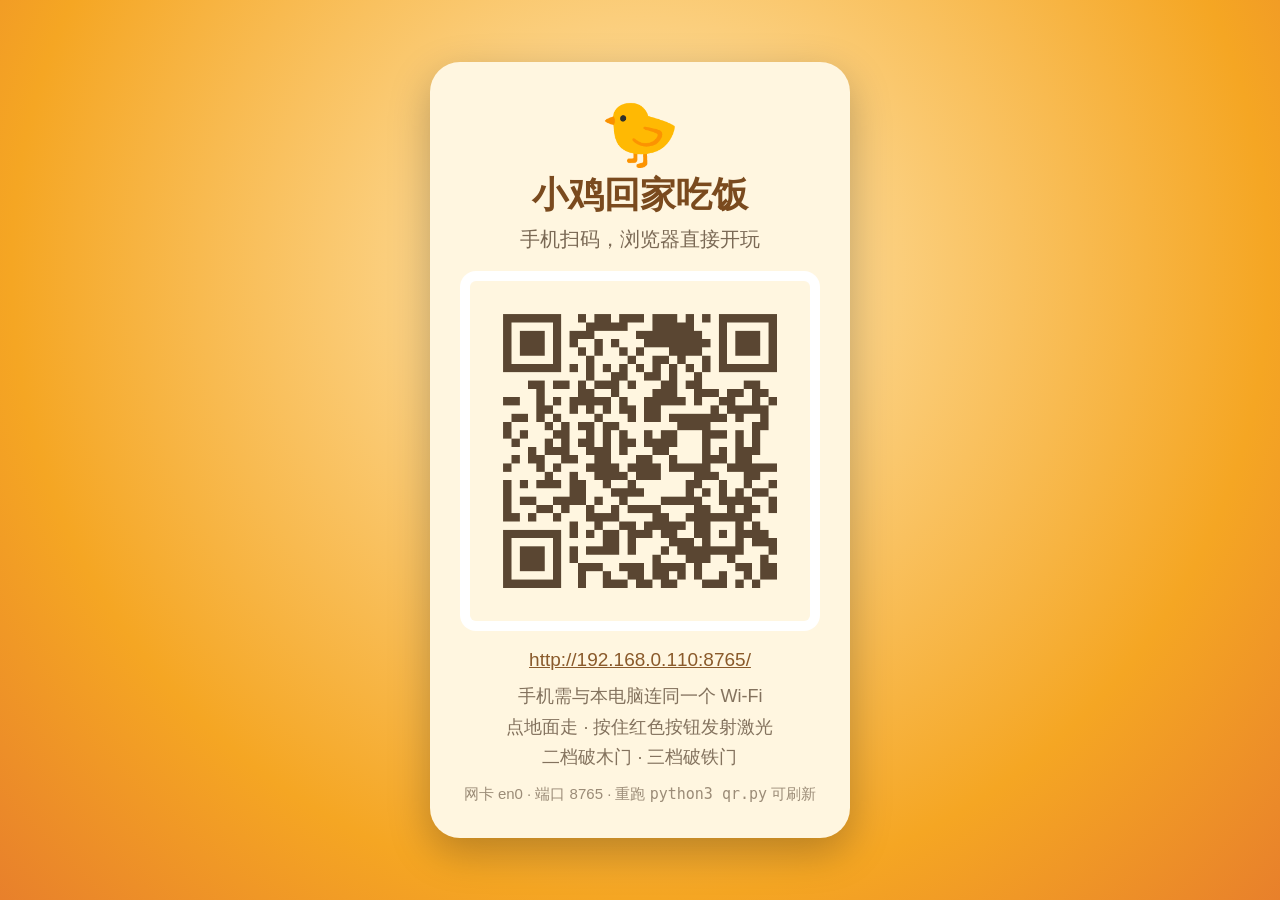
<file: chick-dinner/qr.html>
<!DOCTYPE html><html lang="zh-CN"><head><meta charset="UTF-8">
<meta name="viewport" content="width=device-width,initial-scale=1">
<title>扫码玩《小鸡回家吃饭》</title>
<style>
body{margin:0;min-height:100vh;display:flex;flex-direction:column;align-items:center;justify-content:center;gap:22px;
background:radial-gradient(circle at 50% 30%,#FFE9B8,#F5A623 70%,#E8802B);font-family:"PingFang SC","Microsoft YaHei",sans-serif;color:#5A4632;}
.card{background:#FFF6E0;border-radius:30px;padding:34px 30px;box-shadow:0 14px 40px rgba(0,0,0,.25);text-align:center;max-width:92vw;}
h1{font-size:36px;margin:0 0 6px;color:#7A4A1E;}
.sub{font-size:20px;opacity:.8;margin-bottom:18px;}
img{width:340px;max-width:76vw;border-radius:16px;background:#fff;padding:10px;}
.url{font-size:19px;word-break:break-all;margin-top:14px;color:#8A5A2B;}
.url a{color:#8A5A2B;}
.tip{font-size:18px;opacity:.75;margin-top:10px;line-height:1.7;}
.meta{font-size:15px;opacity:.6;margin-top:12px;}
.chick{font-size:64px;}
</style></head><body>
<div class="card">
  <div class="chick">🐤</div>
  <h1>小鸡回家吃饭</h1>
  <div class="sub">手机扫码，浏览器直接开玩</div>
  <img src="[data-uri]" alt="扫码访问">
  <div class="url"><a href="http://192.168.0.110:8765/">http://192.168.0.110:8765/</a></div>
  <div class="tip">手机需与本电脑连同一个 Wi-Fi<br>点地面走 · 按住红色按钮发射激光<br>二档破木门 · 三档破铁门</div>
  <div class="meta">网卡 en0 · 端口 8765 · 重跑 <code>python3 qr.py</code> 可刷新</div>
</div></body></html>
</file>
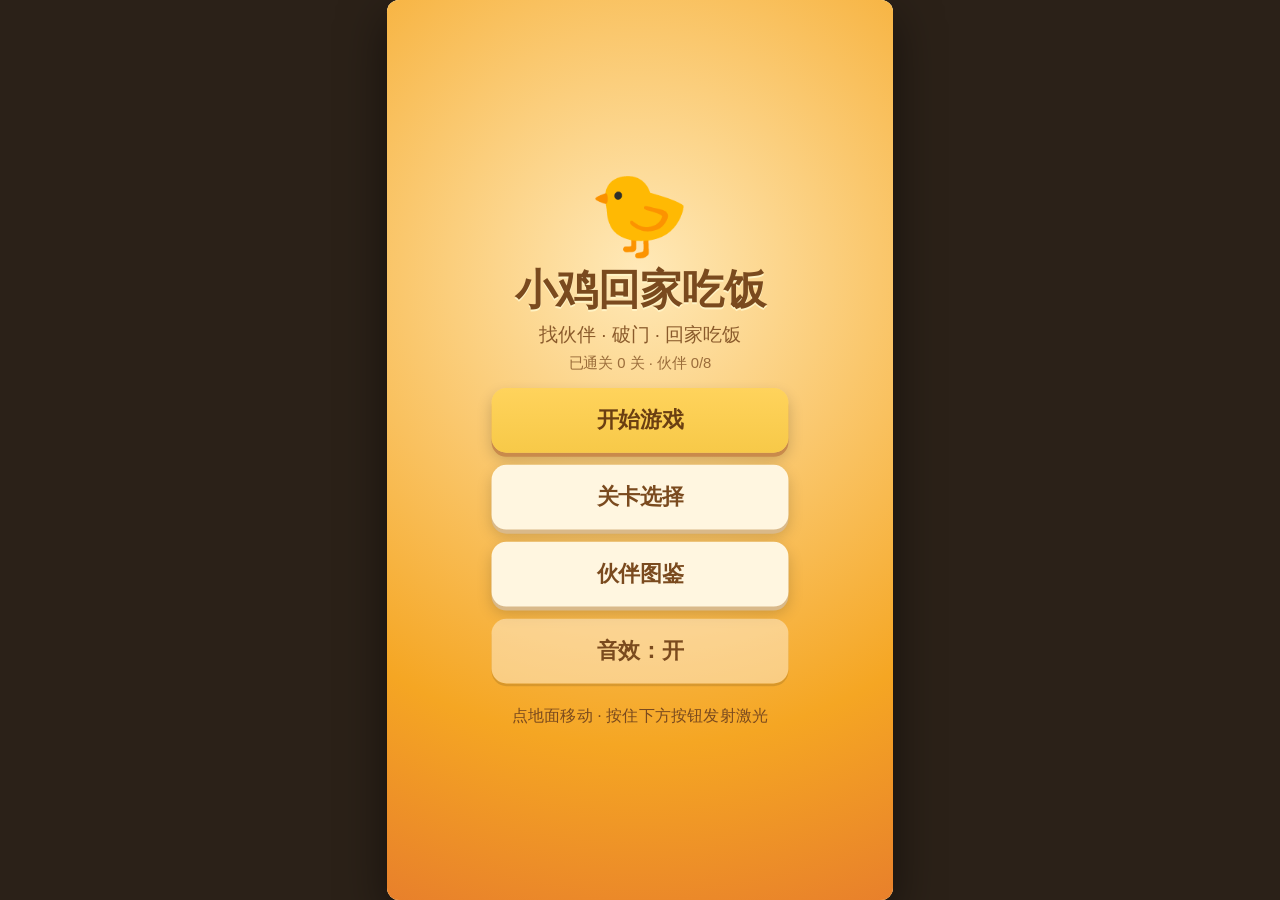
<file: chick-dinner/standalone.html>
<!DOCTYPE html>
<html lang="zh-CN">
<head>
<meta charset="UTF-8">
<meta name="viewport" content="width=device-width,initial-scale=1,maximum-scale=1,user-scalable=no,viewport-fit=cover">
<title>小鸡回家吃饭</title>
<style>
/* ===== 小鸡系列 DNA 配色（与 hub 首页保持一致）===== */
:root {
  --bg: #FFFBEC;
  --bg-soft: #FFF6E0;
  --chick: #FFD35C;
  --chick-bright: #F7C948;
  --beak: #FF9A3C;
  --comb: #E4453A;
  --ink: #4A3722;
  --ink-soft: #8A7250;
  /* 统一圆角三档 / 缓动 / 时长 */
  --r-sm: 14px;
  --r-md: 18px;
  --r-lg: 22px;
  --ease: cubic-bezier(.22,.61,.36,1);
  --dur: .22s;
}

* { margin: 0; padding: 0; box-sizing: border-box; -webkit-tap-highlight-color: transparent; }

html, body {
  width: 100%; height: 100%;
  background: #2B2118;
  overflow: hidden;
  font-family: "PingFang SC", "Microsoft YaHei", "Hiragino Sans GB",
               -apple-system, BlinkMacSystemFont, "Segoe UI", sans-serif;
  user-select: none;
}

#stage { position: absolute; inset: 0; display: flex; align-items: center; justify-content: center; }

#app {
  position: absolute; left: 0; top: 0;
  width: 750px; height: 1334px;
  transform-origin: top left;      /* 由 JS 精确计算 translate + scale */
  background: #FFD79A;
  overflow: hidden;
  border-radius: 18px;
  box-shadow: 0 24px 70px rgba(0,0,0,0.5);
}

#cv {
  position: absolute; left: 0; top: 0;
  width: 750px; height: 1334px;
  display: block;
  touch-action: none;              /* 关键：禁止移动端手势抢夺指针事件 */
}

.hidden { display: none !important; }

/* ---------- HUD ---------- */
#hud { position: absolute; inset: 0; pointer-events: none; }

.hud-top {
  position: absolute; top: 0; left: 0; right: 0;
  height: 96px; padding: 18px 22px;
  display: flex; align-items: center; justify-content: space-between;
  background: linear-gradient(rgba(0,0,0,0.35), rgba(0,0,0,0));
}
.hud-title { color: #FFF; font-size: 28px; font-weight: 700; text-shadow: 0 2px 6px rgba(0,0,0,0.4); }
.hud-right { color: #FFF; font-size: 24px; display: flex; gap: 16px; align-items: center; text-shadow: 0 2px 6px rgba(0,0,0,0.4); }
.team-tag { background: rgba(255,255,255,0.22); padding: 4px 12px; border-radius: 20px; }

.ico-btn, .mini-btn, .big-btn, .fire-btn {
  pointer-events: auto; cursor: pointer; border: none; outline: none;
  font-family: inherit; font-weight: 700;
}
.ico-btn {
  background: rgba(255,255,255,0.25); color: #FFF;
  font-size: 24px; padding: 10px 20px; border-radius: var(--r-lg);
  min-height: 44px;
  backdrop-filter: blur(4px);
  transition: transform var(--dur) var(--ease), background var(--dur) var(--ease);
}
/* 明确按压反馈：下移 2px + 高亮 */
.ico-btn:active { background: rgba(255,255,255,0.45); transform: translateY(2px); }

.energy-wrap {
  position: absolute; top: 100px; right: 22px;
  display: flex; align-items: center; gap: 10px;
}
.energy-label { color: #5A4632; font-size: 20px; font-weight: 700; text-shadow: 0 1px 2px #FFF; }
.energy-bar {
  width: 220px; height: 22px; border-radius: 12px;
  background: rgba(255,255,255,0.55); border: 3px solid #FFF;
  overflow: hidden;
}
#energy-fill { height: 100%; width: 100%; background: #7FC96A; transition: width 0.06s linear, background 0.2s; }
#energy-fill.low { animation: eblink 0.18s infinite alternate; }
@keyframes eblink { from { opacity: 1; } to { opacity: 0.25; } }

.miss { margin-top: 6px; font-size: 22px; color: #B8794A; }

.hud-bottom {
  position: absolute; bottom: 40px; left: 0; right: 0;
  display: flex; align-items: center; justify-content: center; gap: 20px;
}
.mini-btn {
  background: rgba(255,255,255,0.85); color: var(--ink);
  font-size: 22px; padding: 14px 22px; border-radius: var(--r-lg);
  min-height: 44px;
  box-shadow: 0 4px 12px rgba(0,0,0,0.2);
  transition: transform var(--dur) var(--ease), box-shadow var(--dur) var(--ease);
}
.mini-btn:active { transform: translateY(2px); box-shadow: 0 2px 6px rgba(0,0,0,0.2); }
.hint-space { width: 96px; }

.fire-btn {
  width: 330px; height: 96px; border-radius: 48px;
  font-size: 30px; color: #FFF;
  background: linear-gradient(#FF7B7B, var(--comb));
  border: 5px solid #FFF;
  box-shadow: 0 8px 20px rgba(228,69,58,0.45);
  transition: transform 0.08s var(--ease), box-shadow 0.15s var(--ease), background 0.15s var(--ease);
}
.fire-btn.p1 { background: linear-gradient(#FFA04D, #F58A24); }
.fire-btn.p2 { background: linear-gradient(#FF7B4D, #F56A24); box-shadow: 0 8px 26px rgba(245,106,36,0.6); }
.fire-btn.p3 {
  background: linear-gradient(#FF5C5C, #D62020);
  box-shadow: 0 0 34px rgba(255,80,80,0.9);
  transform: scale(1.06);
  animation: pulse 0.35s infinite alternate;
}
@keyframes pulse { from { transform: scale(1.04); } to { transform: scale(1.1); } }

/* ---------- 覆盖层 ---------- */
.screen {
  position: absolute; inset: 0;
  display: flex; flex-direction: column; align-items: center; justify-content: center;
  gap: 22px; padding: 60px 50px;
  background: radial-gradient(circle at 50% 30%, #FFE9B8, #F5A623 70%, #E8802B);
  z-index: 10;
}

.logo { text-align: center; color: #5A4632; }
.logo-chick { font-size: 120px; line-height: 1; animation: hop 1.4s infinite; }
@keyframes hop { 0%,100% { transform: translateY(0); } 50% { transform: translateY(-16px); } }
.logo h1 { font-size: 62px; margin: 10px 0 6px; color: #7A4A1E; text-shadow: 0 3px 0 #FFF3C4; }
.tag { font-size: 28px; color: #8A5A2B; }
.prog { font-size: 22px; color: #8A5A2B; margin-top: 8px; opacity: 0.85; }

.menu-btns { display: flex; flex-direction: column; gap: 18px; width: 440px; }
.big-btn {
  padding: 26px 0; border-radius: var(--r-lg); font-size: 32px;
  background: var(--bg-soft); color: #7A4A1E;
  box-shadow: 0 6px 0 #D9B98A, 0 10px 22px rgba(0,0,0,0.18);
  transition: transform var(--dur) var(--ease), box-shadow var(--dur) var(--ease);
}
/* 按压反馈：下移 4px + 阴影收窄 */
.big-btn:active { transform: translateY(4px); box-shadow: 0 2px 0 #D9B98A; }
.big-btn.primary { background: linear-gradient(var(--chick), var(--chick-bright)); color: #6B3F12; box-shadow: 0 6px 0 #C98A4B, 0 10px 22px rgba(0,0,0,0.2); }
.big-btn.ghost { background: rgba(255,255,255,0.4); color: #7A4A1E; box-shadow: 0 4px 0 rgba(0,0,0,0.12); }
.big-btn.small { padding: 18px 0; font-size: 26px; width: 240px; }

/* 儿童友好：提示文字加大加深，不再用 opacity 0.8 的浅色 */
.tip-line { font-size: 24px; color: #7A4A1E; margin-top: 10px; }

.panel {
  width: 660px; background: var(--bg-soft); border-radius: var(--r-lg);
  padding: 44px 40px; display: flex; flex-direction: column; gap: 18px;
  box-shadow: 0 14px 40px rgba(0,0,0,0.28);
  max-height: 1150px; overflow-y: auto;
}
.panel h2 { font-size: 40px; color: #7A4A1E; text-align: center; }

.level-list { display: flex; flex-direction: column; gap: 12px; }
.lv {
  display: flex; align-items: center; gap: 18px;
  background: #FFEBCC; border-radius: var(--r-lg); padding: 16px 20px;
  cursor: pointer; border: 3px solid transparent;
  min-height: 94px;
  transition: transform var(--dur) var(--ease), border-color var(--dur) var(--ease);
}
.lv:active { transform: translateY(2px); border-color: var(--beak); }
.lv.lock { opacity: 0.45; cursor: default; background: #EFE3D2; }
.lv-no {
  width: 62px; height: 62px; border-radius: 50%;
  background: #F5A623; color: #FFF; font-size: 30px; font-weight: 700;
  display: flex; align-items: center; justify-content: center;
}
.lv-main { flex: 1; }
.lv-name { font-size: 30px; font-weight: 700; color: #7A4A1E; }
.lv-sub { font-size: 22px; color: #A98865; margin-top: 2px; }
.lv-stars { font-size: 30px; color: #F5A623; letter-spacing: 2px; }

.intro-panel { align-items: center; }
.intro-text { font-size: 28px; color: #7A4A1E; line-height: 1.7; text-align: center; }
.intro-text p { margin: 6px 0; }
.intro-panel .big-btn { width: 340px; }

.result-panel { align-items: center; }
.stars { display: flex; gap: 18px; font-size: 74px; color: #F5A623; }
.rst-star { transition: opacity 0.3s, transform 0.2s; text-shadow: 0 4px 0 #D9A03B; }
.result-info { font-size: 26px; color: #7A4A1E; text-align: center; line-height: 1.7; }
.result-panel .big-btn { width: 400px; }

.finale {
  background: #FFE9B8; border-radius: 22px; padding: 22px; text-align: center;
  border: 3px dashed #F5A623;
}
.finale.done .finale-btns { display: none; }
.finale p { font-size: 26px; color: #7A4A1E; line-height: 1.6; }
.finale-btns { display: flex; gap: 18px; justify-content: center; margin-top: 16px; }

.screen.dim { background: rgba(0,0,0,0.55); backdrop-filter: blur(3px); }
.small-panel { width: 460px; align-items: stretch; }
.small-panel h2 { margin-bottom: 8px; }

.codex-list { display: grid; grid-template-columns: repeat(3, 1fr); gap: 16px; }
.cx {
  background: #FFEBCC; border-radius: var(--r-lg); padding: 12px 6px;
  text-align: center; border: 3px solid transparent;
}
.cx.lock { opacity: 0.5; background: #EFE3D2; }
.cx canvas { width: 130px; height: 130px; }
.cx-name { font-size: 24px; color: #7A4A1E; font-weight: 700; margin-top: 4px; }

/* ===== 无障碍：尊重系统的「减少动态效果」 ===== */
@media (prefers-reduced-motion: reduce) {
  *, *::before, *::after {
    animation-duration: .01ms !important;
    animation-iteration-count: 1 !important;
    transition-duration: .08s !important;
  }
  .logo-chick { animation: none !important; }
  #energy-fill.low { animation: none !important; }
  .fire-btn.p3 { animation: none !important; transform: none !important; }
}

</style>
</head>
<body>
<div id="stage">
  <div id="app">

    <canvas id="cv" width="750" height="1334" role="img"
            aria-label="小鸡回家吃饭游戏画面：点地面移动小鸡，按住下方按钮发射激光"></canvas>

    <!-- HUD -->
    <div id="hud" class="hidden">
      <div class="hud-top">
        <button id="btn-back" class="ico-btn">‹ 返回</button>
        <div class="hud-title" id="hud-level">第 1 关</div>
        <div class="hud-right">
          <span id="hud-time">0.0s</span>
          <span class="team-tag">🐤<span id="hud-team">×0</span></span>
          <button id="btn-pause" class="ico-btn">❚❚</button>
        </div>
      </div>
      <div class="energy-wrap">
        <div class="energy-label">电量</div>
        <div class="energy-bar"><div id="energy-fill"></div></div>
      </div>
      <div class="hud-bottom">
        <button id="btn-hint" class="mini-btn">提示</button>
        <button id="fire-btn" class="fire-btn p0">按住发射</button>
        <div class="hint-space"></div>
      </div>
    </div>

    <!-- 主菜单 -->
    <div id="screen-menu" class="screen">
      <div class="logo">
        <div class="logo-chick">🐤</div>
        <h1>小鸡回家吃饭</h1>
        <p class="tag">找伙伴 · 破门 · 回家吃饭</p>
        <p class="prog" id="menu-progress">已通关 0 关 · 伙伴 0/8</p>
      </div>
      <div class="menu-btns">
        <button id="btn-start" class="big-btn primary">开始游戏</button>
        <button id="btn-levels" class="big-btn">关卡选择</button>
        <button id="btn-codex" class="big-btn">伙伴图鉴</button>
        <button id="btn-sound" class="big-btn ghost">音效：开</button>
      </div>
      <p class="tip-line">点地面移动 · 按住下方按钮发射激光</p>
    </div>

    <!-- 关卡选择 -->
    <div id="screen-levels" class="screen hidden">
      <div class="panel">
        <h2>关卡选择</h2>
        <div id="level-list" class="level-list"></div>
        <button id="btn-lv-back" class="big-btn ghost">返回</button>
      </div>
    </div>

    <!-- 开场剧情 -->
    <div id="screen-intro" class="screen hidden">
      <div class="panel intro-panel">
        <h2 id="intro-title">第 1 关</h2>
        <div id="intro-text" class="intro-text"></div>
        <button id="btn-intro-go" class="big-btn primary">出发！</button>
        <button id="btn-intro-back" class="big-btn ghost">返回</button>
      </div>
    </div>

    <!-- 暂停 -->
    <div id="screen-pause" class="screen hidden dim">
      <div class="panel small-panel">
        <h2>暂停</h2>
        <button id="btn-resume" class="big-btn primary">继续游戏</button>
        <button id="btn-pause-retry" class="big-btn">重玩本关</button>
        <button id="btn-pause-menu" class="big-btn ghost">回主界面</button>
      </div>
    </div>

    <!-- 结算 -->
    <div id="screen-result" class="screen hidden">
      <div class="panel result-panel">
        <h2 id="result-title">回到家啦！</h2>
        <div id="result-stars" class="stars"></div>
        <div id="result-info" class="result-info"></div>
        <div id="result-finale" class="finale hidden">
          <p id="finale-text"></p>
          <div class="finale-btns">
            <button id="btn-duck-yes" class="big-btn primary small">让它进来</button>
            <button id="btn-duck-no" class="big-btn ghost small">不用了</button>
          </div>
        </div>
        <button id="btn-next" class="big-btn primary">下一关</button>
        <button id="btn-retry" class="big-btn">再玩一次</button>
        <button id="btn-menu" class="big-btn ghost">回主界面</button>
      </div>
    </div>

    <!-- 图鉴 -->
    <div id="screen-codex" class="screen hidden">
      <div class="panel">
        <h2>伙伴图鉴</h2>
        <div id="codex-list" class="codex-list"></div>
        <button id="btn-cx-back" class="big-btn ghost">返回</button>
      </div>
    </div>

  </div>
</div>

<script>
/* 《小鸡回家吃饭》关卡数据
 * 坐标系：x 向右，y 向下。地面 GROUND = 900（逻辑画布 750 x 1334）
 * 全部长度单位为像素，GRID = 64 为一格
 */
(function (global) {
  'use strict';

  var GRID = 64;
  var GROUND = 900;

  // 门：w/h 为门体尺寸，top/bottom 为门体上下沿 y（默认标准木门）
  function door(x, type, opt) {
    opt = opt || {};
    return {
      x: x,
      type: type || 'wood',      // wood | iron
      y: opt.y || GROUND,        // 门底部 y
      w: opt.w || 60,
      top: opt.top || (GROUND - 170),
      bottom: opt.bottom || (GROUND - 20),
      dual: !!opt.dual,          // 是否需要双光束同时命中
      hp: 0,                     // 累计照射时间
      broken: false
    };
  }

  var LEVELS = [
    /* ---------------- 第 1 关：回家吃饭（教学） ---------------- */
    {
      id: 1,
      name: '回家吃饭',
      subtitle: '肚子饿了，回家！',
      w: 2500,
      start: 180,
      devices: [{ x: 1000 }],
      fixedDevices: [],
      doors: [door(1700, 'wood')],
      walls: [],
      platforms: [],
      mirrors: [],
      ropes: [],
      switches: [],
      partners: [],
      home: 2200,
      stars: [75, 110],
      intro: [
        '饭点到了，小鸡的肚子咕咕叫。',
        '「今天要回家吃饭！」'
      ],
      tips: [
        { x: 300, text: '点地面，走起来' },
        { x: 1000, text: '拿到电激光装置' },
        { x: 1500, text: '按住红色按钮发射激光' }
      ]
    },

    /* ---------------- 第 2 关：两道门（电量管理） ---------------- */
    {
      id: 2,
      name: '两道门',
      subtitle: '电不够，省着点用',
      w: 3100,
      start: 160,
      devices: [{ x: 700 }],
      fixedDevices: [],
      doors: [door(1300, 'wood'), door(2150, 'wood')],
      walls: [],
      platforms: [],
      mirrors: [],
      ropes: [],
      switches: [],
      partners: [{ type: 'sparrow', x: 1750 }],
      home: 2800,
      stars: [105, 150],
      intro: ['小胖鸭又在捣乱，把两道门都关上了。']
    },

    /* ---------------- 第 3 关：镜子反射 ---------------- */
    {
      id: 3,
      name: '镜子反射',
      subtitle: '让光拐个弯',
      w: 2600,
      start: 160,
      devices: [{ x: 600 }],
      fixedDevices: [],
      doors: [door(1280, 'wood', { top: GROUND - 260, bottom: GROUND - 160 })],
      walls: [],
      platforms: [],
      mirrors: [
        { x: 1150, y: GROUND - 40, angle: '\\', size: 64 },   // 需玩家切成 /
        { x: 1150, y: GROUND - 200, angle: '/', size: 64 }
      ],
      ropes: [],
      switches: [],
      partners: [{ type: 'mouse', x: 1800 }],
      home: 2300,
      stars: [135, 180],
      intro: ['门太高了，激光够不着——用镜子把光抬上去。']
    },

    /* ---------------- 第 4 关：被卡住的伙伴 ---------------- */
    {
      id: 4,
      name: '被卡住的伙伴',
      subtitle: '先把它救下来',
      w: 3100,
      start: 160,
      devices: [{ x: 700 }],
      fixedDevices: [],
      doors: [door(2200, 'wood')],
      walls: [],
      platforms: [],
      mirrors: [],
      ropes: [{ x: 1500, top: GROUND - 320, bottom: GROUND - 30 }],
      switches: [],
      partners: [{ type: 'sheep', x: 1500, hang: GROUND - 250 }],
      home: 2750,
      stars: [135, 180],
      intro: ['小羊被绳子吊住了，用细光束把绳子烧断。']
    },

    /* ---------------- 第 5 关：铁门与晚饭 ---------------- */
    {
      id: 5,
      name: '铁门与晚饭',
      subtitle: '铁门要全功率',
      w: 3100,
      start: 160,
      devices: [{ x: 700 }],
      fixedDevices: [],
      doors: [door(1850, 'iron')],
      walls: [],
      platforms: [],
      mirrors: [],
      ropes: [],
      switches: [],
      partners: [{ type: 'dog', x: 2400 }],
      home: 2800,
      stars: [165, 210],
      intro: ['这次是铁门——激光要开到最大功率。']
    },

    /* ---------------- 第 6 关：高处的门 ---------------- */
    {
      id: 6,
      name: '高处的门',
      subtitle: '站高点才打得着',
      w: 3200,
      start: 160,
      devices: [{ x: 700 }],
      fixedDevices: [],
      doors: [door(2150, 'wood', { top: GROUND - 300, bottom: GROUND - 180 })],
      walls: [],
      platforms: [{ x: 1880, y: GROUND - 170, w: 240 }],
      mirrors: [],
      ropes: [],
      switches: [],
      partners: [{ type: 'cat', x: 1980, y: GROUND - 170 }],
      home: 2850,
      stars: [165, 210],
      intro: ['矮墙挡住了激光，站到石台上去。']
    },

    /* ---------------- 第 7 关：双装置 ---------------- */
    {
      id: 7,
      name: '双装置',
      subtitle: '两束光一起上',
      w: 3300,
      start: 160,
      devices: [{ x: 700 }],
      fixedDevices: [{ x: 1500, dir: 1, duration: 6 }],
      doors: [door(2050, 'wood', { dual: true })],
      walls: [],
      platforms: [],
      mirrors: [],
      ropes: [],
      switches: [],
      partners: [{ type: 'pig', x: 2750 }],
      home: 3000,
      stars: [165, 210],
      intro: ['这道门要两束激光同时照才打得开。']
    },

    /* ---------------- 第 8 关：光路迷宫 ---------------- */
    {
      id: 8,
      name: '光路迷宫',
      subtitle: '把光一路引过去',
      w: 3000,
      start: 160,
      devices: [{ x: 600 }],
      fixedDevices: [],
      doors: [door(1600, 'wood', { top: GROUND - 280, bottom: GROUND - 180 })],
      walls: [],
      platforms: [],
      mirrors: [
        { x: 1200, y: GROUND - 40, angle: '\\', size: 64 },   // 应为 /
        { x: 1200, y: GROUND - 300, angle: '/', size: 64 },
        { x: 1600, y: GROUND - 300, angle: '/', size: 64 },   // 应为 \
        { x: 2200, y: GROUND - 40, angle: '/', size: 64 }     // 干扰镜
      ],
      ropes: [],
      switches: [],
      partners: [{ type: 'rabbit', x: 2300 }],
      home: 2700,
      stars: [195, 240],
      intro: ['三面镜子接力，把激光一路引到高处那道门。']
    },

    /* ---------------- 第 9 关：断电危机 ---------------- */
    {
      id: 9,
      name: '断电危机',
      subtitle: '先合闸，再充能',
      w: 3400,
      start: 160,
      devices: [{ x: 800 }],
      fixedDevices: [],
      doors: [door(1700, 'wood'), door(2500, 'wood')],
      walls: [],
      platforms: [],
      mirrors: [],
      ropes: [],
      switches: [{ x: 1100 }],
      partners: [{ type: 'goose', x: 2100 }],
      home: 3050,
      stars: [195, 240],
      intro: ['电路坏了，回充变慢——先去合上电闸。'],
      powerFail: true
    },

    /* ---------------- 第 10 关：全家吃饭（综合） ---------------- */
    {
      id: 10,
      name: '全家吃饭',
      subtitle: '叫上所有人，回家！',
      w: 3200,
      start: 160,
      devices: [{ x: 600 }],
      fixedDevices: [],
      doors: [door(1500, 'iron', { top: GROUND - 320, bottom: GROUND - 200 })],
      walls: [],
      platforms: [],
      mirrors: [
        { x: 1200, y: GROUND - 40, angle: '\\', size: 64 },   // 应为 /
        { x: 1200, y: GROUND - 300, angle: '/', size: 64 }
      ],
      ropes: [],
      switches: [],
      partners: [],
      home: 2300,
      stars: [225, 280],
      intro: ['最后一道大门。破了它，全家就能一起吃饭了。'],
      finale: true
    }
  ];

  // 伙伴图鉴
  var PARTNER_INFO = {
    sparrow: { name: '小麻雀', color: '#C98A4B', from: 2 },
    mouse:   { name: '田鼠',   color: '#9A8C7A', from: 3 },
    sheep:   { name: '小羊',   color: '#F2EDE4', from: 4 },
    dog:     { name: '小狗',   color: '#D9A05B', from: 5 },
    cat:     { name: '小猫',   color: '#8E8B96', from: 6 },
    pig:     { name: '小猪',   color: '#F0A7B4', from: 7 },
    rabbit:  { name: '小兔',   color: '#EFE6DA', from: 8 },
    goose:   { name: '小鹅',   color: '#F5F2E8', from: 9 }
  };

  global.GameData = {
    GRID: GRID,
    GROUND: GROUND,
    LEVELS: LEVELS,
    PARTNER_INFO: PARTNER_INFO
  };
})(window);

</script>
<script>
/* 音效：全部用 WebAudio 现场合成，不依赖任何音频素材文件 */
(function (global) {
  'use strict';

  var ctx = null;
  var enabled = true;
  var master = null;
  var laserNodes = null;

  function ac() {
    if (!ctx) {
      var AC = global.AudioContext || global.webkitAudioContext;
      if (!AC) return null;
      ctx = new AC();
      master = ctx.createGain();
      master.gain.value = 0.5;
      master.connect(ctx.destination);
    }
    if (ctx.state === 'suspended') ctx.resume();
    return ctx;
  }

  function tone(opt) {
    if (!enabled) return;
    var c = ac(); if (!c) return;
    var t0 = c.currentTime + (opt.delay || 0);
    var osc = c.createOscillator();
    var g = c.createGain();
    osc.type = opt.type || 'sine';
    osc.frequency.setValueAtTime(opt.freq || 440, t0);
    if (opt.to) osc.frequency.exponentialRampToValueAtTime(Math.max(1, opt.to), t0 + (opt.dur || 0.15));
    var vol = (opt.vol == null ? 0.2 : opt.vol);
    g.gain.setValueAtTime(0.0001, t0);
    g.gain.exponentialRampToValueAtTime(vol, t0 + 0.01);
    g.gain.exponentialRampToValueAtTime(0.0001, t0 + (opt.dur || 0.15));
    osc.connect(g); g.connect(master);
    osc.start(t0); osc.stop(t0 + (opt.dur || 0.15) + 0.02);
  }

  function noise(opt) {
    if (!enabled) return;
    var c = ac(); if (!c) return;
    var dur = opt.dur || 0.2;
    var len = Math.floor(c.sampleRate * dur);
    var buf = c.createBuffer(1, len, c.sampleRate);
    var d = buf.getChannelData(0);
    for (var i = 0; i < len; i++) d[i] = (Math.random() * 2 - 1) * (1 - i / len);
    var src = c.createBufferSource(); src.buffer = buf;
    var f = c.createBiquadFilter();
    f.type = opt.filter || 'bandpass';
    f.frequency.value = opt.freq || 900;
    f.Q.value = opt.q || 1;
    var g = c.createGain(); g.gain.value = (opt.vol == null ? 0.25 : opt.vol);
    src.connect(f); f.connect(g); g.connect(master);
    src.start(c.currentTime + (opt.delay || 0));
  }

  var SFX = {
    /* UI */
    click:    function () { tone({ freq: 660, to: 880, dur: 0.08, type: 'triangle', vol: 0.18 }); },
    panel:    function () { tone({ freq: 420, to: 620, dur: 0.12, type: 'sine', vol: 0.15 }); },
    /* 角色 */
    footstep: function () { noise({ dur: 0.06, freq: 320, vol: 0.06, filter: 'lowpass' }); },
    hungry:   function () { tone({ freq: 300, to: 200, dur: 0.22, type: 'sine', vol: 0.18 }); },
    bump:     function () { tone({ freq: 180, to: 120, dur: 0.14, type: 'square', vol: 0.12 }); },
    jump:     function () { tone({ freq: 400, to: 700, dur: 0.14, type: 'sine', vol: 0.14 }); },
    /* 道具 */
    pickup:   function () { tone({ freq: 880, dur: 0.1, type: 'triangle', vol: 0.2 }); tone({ freq: 1320, dur: 0.14, type: 'sine', vol: 0.14, delay: 0.08 }); },
    button:   function () { tone({ freq: 220, to: 160, dur: 0.09, type: 'square', vol: 0.16 }); },
    mirror:   function () { tone({ freq: 1200, to: 1600, dur: 0.07, type: 'sine', vol: 0.12 }); },
    switchOn: function () { tone({ freq: 300, to: 900, dur: 0.18, type: 'sawtooth', vol: 0.16 }); },
    rope:     function () { noise({ dur: 0.25, freq: 2200, vol: 0.18, q: 0.7 }); },
    alarm:    function () { tone({ freq: 520, to: 380, dur: 0.16, type: 'square', vol: 0.12 }); },
    /* 场景 */
    sizzle:   function () { noise({ dur: 0.5, freq: 3200, vol: 0.05, q: 0.5 }); },
    openDoor: function () { tone({ freq: 260, to: 400, dur: 0.2, type: 'sine', vol: 0.16 }); },
    closeDoor:function () { tone({ freq: 200, to: 90, dur: 0.26, type: 'square', vol: 0.2 }); noise({ dur: 0.3, freq: 260, vol: 0.2, filter: 'lowpass' }); },
    breakDoor:function () { noise({ dur: 0.6, freq: 500, vol: 0.35, q: 0.4 }); tone({ freq: 120, to: 60, dur: 0.5, type: 'sawtooth', vol: 0.2 }); },
    /* 伙伴 */
    cheer:    function () { tone({ freq: 700, dur: 0.1, type: 'triangle', vol: 0.18 }); tone({ freq: 990, dur: 0.12, type: 'triangle', vol: 0.16, delay: 0.09 }); tone({ freq: 1320, dur: 0.16, type: 'sine', vol: 0.14, delay: 0.18 }); },
    /* 结算 */
    star:     function (i) { tone({ freq: 660 + (i || 0) * 220, dur: 0.2, type: 'triangle', vol: 0.2 }); },
    win:      function () { [523, 659, 784, 1047].forEach(function (f, i) { tone({ freq: f, dur: 0.28, type: 'triangle', vol: 0.18, delay: i * 0.12 }); }); },
    eat:      function () { noise({ dur: 0.12, freq: 700, vol: 0.12, filter: 'lowpass' }); }
  };

  /* 激光持续音：充能时音高持续上升 */
  function laserStart() {
    if (!enabled) return;
    var c = ac(); if (!c || laserNodes) return;
    var osc = c.createOscillator();
    var osc2 = c.createOscillator();
    var g = c.createGain();
    var f = c.createBiquadFilter();
    osc.type = 'sawtooth'; osc.frequency.value = 180;
    osc2.type = 'sine'; osc2.frequency.value = 90;
    f.type = 'bandpass'; f.frequency.value = 1400; f.Q.value = 2;
    g.gain.setValueAtTime(0.0001, c.currentTime);
    g.gain.exponentialRampToValueAtTime(0.14, c.currentTime + 0.08);
    osc.connect(f); osc2.connect(f); f.connect(g); g.connect(master);
    osc.start(); osc2.start();
    laserNodes = { osc: osc, osc2: osc2, g: g, f: f };
  }

  function laserUpdate(power) { // power: 0 ~ 1
    if (!laserNodes) return;
    var c = ac(); if (!c) return;
    var t = c.currentTime;
    laserNodes.osc.frequency.setTargetAtTime(180 + power * 520, t, 0.05);
    laserNodes.osc2.frequency.setTargetAtTime(90 + power * 260, t, 0.05);
    laserNodes.g.gain.setTargetAtTime(0.10 + power * 0.10, t, 0.05);
  }

  function laserStop() {
    if (!laserNodes) return;
    var c = ac();
    var n = laserNodes; laserNodes = null;
    if (!c) return;
    try {
      n.g.gain.setTargetAtTime(0.0001, c.currentTime, 0.03);
      setTimeout(function () { try { n.osc.stop(); n.osc2.stop(); } catch (e) {} }, 200);
    } catch (e) {}
  }

  global.SFX = SFX;
  global.SFX.laserStart = laserStart;
  global.SFX.laserUpdate = laserUpdate;
  global.SFX.laserStop = laserStop;
  global.SFX.setEnabled = function (b) {
    enabled = !!b;
    if (!enabled) laserStop();
    if (master) master.gain.value = enabled ? 0.5 : 0;
  };
  global.SFX.isEnabled = function () { return enabled; };
  global.SFX.resume = function () { ac(); };
})(window);

</script>
<script>
/* 渲染层：全部为程序化 Canvas 绘制，不依赖任何图片素材 */
(function (global) {
  'use strict';

  var GROUND = 900;

  /* ---------- 渐变缓存 ----------
   * createLinearGradient / createRadialGradient 每帧重建是隐蔽的性能开销。
   * 渐变坐标在「绘制时」按当前变换(CTM)解析，
   * 所以只要绘制前 translate 到局部坐标，渐变对象就能长期复用。
   */
  var _grads = Object.create(null);
  function grad(ctx, key, make) {
    var g = _grads[key];
    if (!g) { g = make(); _grads[key] = g; }
    return g;
  }

  /* ---------- 基础工具 ---------- */
  function rr(ctx, x, y, w, h, r) {
    ctx.beginPath();
    ctx.moveTo(x + r, y);
    ctx.arcTo(x + w, y, x + w, y + h, r);
    ctx.arcTo(x + w, y + h, x, y + h, r);
    ctx.arcTo(x, y + h, x, y, r);
    ctx.arcTo(x, y, x + w, y, r);
    ctx.closePath();
  }
  function fillCircle(ctx, x, y, r, color) {
    ctx.fillStyle = color;
    ctx.beginPath(); ctx.arc(x, y, r, 0, Math.PI * 2); ctx.fill();
  }
  function ellipse(ctx, x, y, rx, ry, color) {
    ctx.fillStyle = color;
    ctx.beginPath(); ctx.ellipse(x, y, rx, ry, 0, 0, Math.PI * 2); ctx.fill();
  }
  function shadow(ctx, x, y, rx) {
    ctx.fillStyle = 'rgba(90,60,30,0.18)';
    ctx.beginPath(); ctx.ellipse(x, y, rx, rx * 0.28, 0, 0, Math.PI * 2); ctx.fill();
  }

  /* ---------- 通用小动物 ---------- */
  /* spec: {body, belly, color2, ear:'none|round|long|fluffy|drop', snout:'beak|nose', scale, hat} */
  function critter(ctx, x, footY, spec, t, walking, dir) {
    var s = spec.scale || 1;
    var bob = walking ? Math.sin(t * 14) * 3 * s : Math.sin(t * 2.2) * 1.2 * s;
    var bodyR = 26 * s;
    var cx = x, cy = footY - 34 * s + bob;
    ctx.save();
    ctx.translate(cx, cy);
    if (dir < 0) ctx.scale(-1, 1);

    shadow(ctx, 0, 34 * s + (footY - footY), bodyR * 0.9);

    // 腿
    var legSwing = walking ? Math.sin(t * 14) * 7 * s : 0;
    ctx.strokeStyle = spec.leg || '#E8942A';
    ctx.lineWidth = 5 * s; ctx.lineCap = 'round';
    ctx.beginPath();
    ctx.moveTo(-8 * s, 22 * s); ctx.lineTo(-8 * s - legSwing, 36 * s);
    ctx.moveTo(8 * s, 22 * s); ctx.lineTo(8 * s + legSwing, 36 * s);
    ctx.stroke();

    // 耳朵
    if (spec.ear === 'round') {
      fillCircle(ctx, -16 * s, -22 * s, 11 * s, spec.color2 || spec.body);
      fillCircle(ctx, 16 * s, -22 * s, 11 * s, spec.color2 || spec.body);
    } else if (spec.ear === 'long') {
      ctx.fillStyle = spec.color2 || spec.body;
      rr(ctx, -20 * s, -50 * s, 11 * s, 30 * s, 5 * s); ctx.fill();
      rr(ctx, 9 * s, -50 * s, 11 * s, 30 * s, 5 * s); ctx.fill();
    } else if (spec.ear === 'drop') {
      ellipse(ctx, -19 * s, -14 * s, 8 * s, 14 * s, spec.color2 || spec.body);
      ellipse(ctx, 19 * s, -14 * s, 8 * s, 14 * s, spec.color2 || spec.body);
    } else if (spec.ear === 'fluffy') {
      for (var i = 0; i < 7; i++) {
        var a = (i / 7) * Math.PI * 2;
        fillCircle(ctx, Math.cos(a) * 24 * s, -6 * s + Math.sin(a) * 22 * s, 12 * s, spec.body);
      }
    }

    // 身体
    ellipse(ctx, 0, 0, bodyR, bodyR * 0.92, spec.body);
    if (spec.belly) ellipse(ctx, 2 * s, 8 * s, bodyR * 0.62, bodyR * 0.55, spec.belly);

    // 翅膀 / 手
    if (spec.wing) {
      var wa = walking ? Math.sin(t * 14) * 0.35 : Math.sin(t * 2) * 0.1;
      ctx.save(); ctx.translate(-20 * s, 2 * s); ctx.rotate(wa);
      ellipse(ctx, 0, 0, 11 * s, 8 * s, spec.color2 || '#E8B23C');
      ctx.restore();
    }

    // 脸
    var ex = 11 * s, ey = -8 * s;
    fillCircle(ctx, ex, ey, 4.2 * s, '#2B2118');
    fillCircle(ctx, ex + 1.4 * s, ey - 1.4 * s, 1.6 * s, '#fff');
    fillCircle(ctx, -4 * s, ey, 4.2 * s, '#2B2118');
    fillCircle(ctx, -2.6 * s, ey - 1.4 * s, 1.6 * s, '#fff');

    if (spec.snout === 'beak') {
      ctx.fillStyle = spec.beakColor || '#F08A24';
      ctx.beginPath();
      ctx.moveTo(20 * s, -2 * s); ctx.lineTo(36 * s, 2 * s); ctx.lineTo(20 * s, 8 * s);
      ctx.closePath(); ctx.fill();
    } else if (spec.snout === 'nose') {
      ellipse(ctx, 24 * s, 2 * s, 7 * s, 5 * s, spec.color2 || '#3A2E26');
      fillCircle(ctx, 22 * s, 0.5 * s, 1.4 * s, '#fff');
    }

    // 鸡冠 / 呆毛
    if (spec.comb) {
      ctx.fillStyle = '#E4453A';
      ctx.beginPath();
      ctx.moveTo(-10 * s, -26 * s); ctx.lineTo(-4 * s, -38 * s); ctx.lineTo(2 * s, -27 * s);
      ctx.lineTo(8 * s, -38 * s); ctx.lineTo(13 * s, -25 * s);
      ctx.closePath(); ctx.fill();
    }
    if (spec.hair) {
      ctx.strokeStyle = spec.body; ctx.lineWidth = 4 * s;
      ctx.beginPath();
      ctx.moveTo(0, -26 * s); ctx.quadraticCurveTo(6 * s, -42 * s, -6 * s, -46 * s);
      ctx.stroke();
    }
    // 围裙（姐姐）
    if (spec.apron) {
      ctx.fillStyle = '#F2F2F2';
      rr(ctx, -16 * s, 4 * s, 32 * s, 24 * s, 6 * s); ctx.fill();
      ctx.fillStyle = '#E86A6A';
      ctx.fillRect(-16 * s, 4 * s, 32 * s, 4 * s);
    }
    ctx.restore();
  }

  var CRITTERS = {
    chick:  { body: '#F7C948', belly: '#FFE08A', ear: 'none', snout: 'beak', comb: true, wing: true, leg: '#E8942A', scale: 1 },
    sister: { body: '#F0D9A8', belly: '#FFF3D8', ear: 'none', snout: 'beak', comb: true, wing: true, leg: '#E8942A', apron: true, scale: 1.25 },
    duck:   { body: '#FBFBF5', belly: '#FFFFFF', ear: 'none', snout: 'beak', beakColor: '#F5A623', hair: true, leg: '#F5A623', scale: 1.15 },
    sparrow:{ body: '#C98A4B', belly: '#EBD3B0', ear: 'none', snout: 'beak', beakColor: '#E07A2B', wing: true, leg: '#D9A05B', scale: 0.75 },
    mouse:  { body: '#A79A88', belly: '#D9CFC0', ear: 'round', color2: '#F0A7B4', snout: 'nose', leg: '#A79A88', scale: 0.72 },
    sheep:  { body: '#F6F1E7', ear: 'fluffy', snout: 'nose', color2: '#4A4038', leg: '#4A4038', scale: 0.95 },
    dog:    { body: '#D9A05B', belly: '#F2D9B0', ear: 'drop', color2: '#B87F42', snout: 'nose', leg: '#D9A05B', scale: 0.9 },
    cat:    { body: '#9A96A6', belly: '#DAD6E2', ear: 'long', color2: '#7C7889', snout: 'nose', leg: '#9A96A6', scale: 0.85 },
    pig:    { body: '#F5A9BC', belly: '#FFD0DC', ear: 'round', color2: '#E38AA0', snout: 'nose', leg: '#E38AA0', scale: 0.95 },
    rabbit: { body: '#F0E8DC', ear: 'long', color2: '#F5D6DA', snout: 'nose', leg: '#E0D2C2', scale: 0.82 },
    goose:  { body: '#FAF7EC', ear: 'none', snout: 'beak', beakColor: '#F5A623', wing: true, leg: '#F5A623', scale: 0.95 }
  };

  function drawCritterByName(ctx, name, x, footY, t, walking, dir) {
    critter(ctx, x, footY, CRITTERS[name] || CRITTERS.chick, t, walking, dir || 1);
  }

  /* ---------- 场景 ---------- */
  function background(ctx, camX, level, t) {
    var g = grad(ctx, 'bg', function () {
      var g = ctx.createLinearGradient(0, 0, 0, 900);
      g.addColorStop(0, '#FFE9B8');
      g.addColorStop(0.45, '#FFD79A');
      g.addColorStop(1, '#FFC98A');
      return g;
    });
    ctx.fillStyle = g; ctx.fillRect(0, 0, 750, 1334);

    // 太阳
    fillCircle(ctx, 620, 190, 62, 'rgba(255,244,200,0.95)');
    fillCircle(ctx, 620, 190, 48, '#FFF3C4');

    // 远山
    ctx.fillStyle = '#F3B778';
    ctx.beginPath();
    ctx.moveTo(-50, 700);
    for (var i = 0; i <= 6; i++) {
      var bx = -50 + i * 140 - (camX * 0.15) % 140;
      ctx.lineTo(bx + 70, 520 + (i % 2 ? 40 : 0));
      ctx.lineTo(bx + 140, 700);
    }
    ctx.lineTo(900, 700); ctx.lineTo(900, 780); ctx.lineTo(-50, 780);
    ctx.closePath(); ctx.fill();

    // 云
    ctx.fillStyle = 'rgba(255,255,255,0.65)';
    for (var c = 0; c < 4; c++) {
      var cx = ((c * 320 - camX * 0.25) % 1100 + 1100) % 1100 - 100;
      var cy = 200 + c * 60;
      ellipse(ctx, cx, cy, 52, 26, 'rgba(255,255,255,0.7)');
      ellipse(ctx, cx + 40, cy + 6, 38, 20, 'rgba(255,255,255,0.7)');
    }

    // 远景树
    ctx.fillStyle = '#C98A4B';
    for (var k = 0; k < 8; k++) {
      var tx = ((k * 260 - camX * 0.45) % 2080 + 2080) % 2080 - 160;
      ctx.fillRect(tx, 720, 16, 60);
      fillCircle(ctx, tx + 8, 706, 40, '#8FBF6A');
      fillCircle(ctx, tx - 12, 718, 28, '#A5CE7C');
      fillCircle(ctx, tx + 28, 718, 28, '#A5CE7C');
    }
  }

  function ground(ctx, camX, level) {
    // 草地
    ctx.fillStyle = '#8FBF6A';
    ctx.fillRect(0, GROUND - 8, 750, 60);
    ctx.fillStyle = '#7FB05C';
    ctx.fillRect(0, GROUND + 24, 750, 120);
    // 草纹理
    ctx.strokeStyle = 'rgba(110,160,80,0.7)'; ctx.lineWidth = 3;
    for (var i = -1; i < 14; i++) {
      var gx = i * 64 - (camX % 64);
      ctx.beginPath();
      ctx.moveTo(gx, GROUND + 10); ctx.lineTo(gx + 6, GROUND - 2);
      ctx.moveTo(gx + 26, GROUND + 14); ctx.lineTo(gx + 32, GROUND + 2);
      ctx.stroke();
    }
    // 地面暗层
    ctx.fillStyle = '#6E9B4E';
    ctx.fillRect(0, GROUND + 90, 750, 400);
  }

  function platform(ctx, p, camX) {
    var x = p.x - camX;
    ctx.fillStyle = '#B9855A';
    rr(ctx, x, p.y, p.w, 22, 6); ctx.fill();
    ctx.fillStyle = '#8FBF6A';
    rr(ctx, x, p.y, p.w, 8, 4); ctx.fill();
    ctx.fillStyle = 'rgba(120,90,60,0.35)';
    for (var i = 0; i < p.w; i += 34) ctx.fillRect(x + i + 6, p.y + 22, 22, 12);
  }

  /* 能量光障板：挡激光，不挡角色 */
  function wall(ctx, w, camX, t) {
    var x = w.x - camX, y = GROUND - w.h;
    ctx.save();
    // 平移到局部坐标 → 渐变坐标固定下来，可按宽度缓存复用
    ctx.translate(x, y);
    var grd = grad(ctx, 'wall' + w.w, function () {
      var g = ctx.createLinearGradient(0, 0, w.w, 0);
      g.addColorStop(0, 'rgba(150,110,255,0.55)');
      g.addColorStop(0.5, 'rgba(210,190,255,0.80)');
      g.addColorStop(1, 'rgba(150,110,255,0.55)');
      return g;
    });
    ctx.fillStyle = grd;
    rr(ctx, 0, 0, w.w, w.h, 8); ctx.fill();
    // 电流纹理
    ctx.strokeStyle = 'rgba(255,255,255,0.7)'; ctx.lineWidth = 2;
    for (var k = 0; k < 4; k++) {
      ctx.beginPath();
      var yy = ((t * 60 + k * 80) % w.h);
      ctx.moveTo(4, yy);
      ctx.lineTo(w.w - 4, yy + 10);
      ctx.stroke();
    }
    ctx.strokeStyle = 'rgba(120,90,220,0.9)'; ctx.lineWidth = 3;
    rr(ctx, 0, 0, w.w, w.h, 8); ctx.stroke();
    // 底座（y = GROUND - w.h，故 GROUND - 16 - y === w.h - 16）
    ctx.fillStyle = '#6E6390';
    rr(ctx, -10, w.h - 16, w.w + 20, 16, 5); ctx.fill();
    ctx.restore();
  }

  function rope(ctx, rp, camX) {
    if (rp.cut) return;
    var x = rp.x - camX;
    ctx.strokeStyle = '#C9A06A'; ctx.lineWidth = 6;
    ctx.beginPath(); ctx.moveTo(x, rp.top); ctx.lineTo(x, rp.bottom); ctx.stroke();
    ctx.strokeStyle = 'rgba(0,0,0,0.15)'; ctx.lineWidth = 1.5;
    for (var y = rp.top; y < rp.bottom; y += 14) {
      ctx.beginPath(); ctx.moveTo(x - 3, y); ctx.lineTo(x + 3, y + 8); ctx.stroke();
    }
  }

  function powerSwitch(ctx, sw, camX, t) {
    var x = sw.x - camX, y = GROUND - 96;
    ctx.fillStyle = '#8E8B96'; ctx.fillRect(x - 6, y + 10, 12, 86);
    ctx.fillStyle = sw.on ? '#7FC96A' : '#C9564E';
    rr(ctx, x - 26, y - 20, 52, 62, 8); ctx.fill();
    ctx.strokeStyle = '#5A5560'; ctx.lineWidth = 3;
    rr(ctx, x - 26, y - 20, 52, 62, 8); ctx.stroke();
    ctx.fillStyle = '#FFF';
    ctx.font = 'bold 22px sans-serif'; ctx.textAlign = 'center';
    ctx.fillText(sw.on ? 'ON' : 'OFF', x, y + 22);
    if (!sw.on) {
      ctx.globalAlpha = 0.5 + Math.sin(t * 5) * 0.4;
      fillCircle(ctx, x, y - 34, 8, '#FFE14D');
      ctx.globalAlpha = 1;
    }
  }

  function mirror(ctx, m, camX) {
    var x = m.x - camX, y = m.y, s = m.size;
    ctx.save();
    ctx.translate(x, y);
    // 支架
    ctx.fillStyle = '#8E8B96';
    ctx.fillRect(-4, s / 2 - 6, 8, 26);
    rr(ctx, -18, s / 2 + 16, 36, 8, 4); ctx.fill();
    // 镜面
    ctx.rotate(m.angle === '/' ? -Math.PI / 4 : Math.PI / 4);
    // 已在 translate + rotate 的局部坐标系里，按尺寸缓存即可
    var grd = grad(ctx, 'mirror' + s, function () {
      var g = ctx.createLinearGradient(-s / 2, -s / 2, s / 2, s / 2);
      g.addColorStop(0, '#DFF3FF'); g.addColorStop(0.5, '#FFFFFF'); g.addColorStop(1, '#B9DDF2');
      return g;
    });
    ctx.fillStyle = grd;
    rr(ctx, -s / 2, -6, s, 12, 3); ctx.fill();
    ctx.strokeStyle = '#9BD3EA'; ctx.lineWidth = 2.5;
    rr(ctx, -s / 2, -6, s, 12, 3); ctx.stroke();
    ctx.restore();
  }

  function door(ctx, d, camX, t) {
    var x = d.x - camX;
    var h = d.bottom - d.top;
    if (d.broken) {
      // 残骸
      ctx.fillStyle = d.type === 'iron' ? '#8C8C94' : '#A9793F';
      ctx.save(); ctx.translate(x + d.w / 2, GROUND - 12); ctx.rotate(1.3);
      rr(ctx, -d.w / 2, -8, d.w, 16, 4); ctx.fill();
      ctx.restore();
      return;
    }
    // 门框
    ctx.fillStyle = '#7A5B3A';
    rr(ctx, x - 8, d.top - 12, d.w + 16, h + 24, 8); ctx.fill();
    // 门板
    var body = d.type === 'iron' ? '#9AA0A8' : '#C68A4E';
    var dark = d.type === 'iron' ? '#7C828B' : '#A66F3C';
    ctx.fillStyle = body;
    rr(ctx, x, d.top, d.w, h, 5); ctx.fill();
    ctx.fillStyle = dark;
    for (var i = 0; i < 3; i++) ctx.fillRect(x + 4 + i * (d.w / 3), d.top + 6, d.w / 3 - 6, h - 14);
    // 加热发红
    if (d.hp > 0) {
      var ratio = d.hp / (d.type === 'iron' ? 3 : 2);
      ctx.fillStyle = 'rgba(255,' + Math.round(180 - ratio * 130) + ',60,' + (0.25 + ratio * 0.55) + ')';
      rr(ctx, x, d.top, d.w, h, 5); ctx.fill();
    }
    // 高处门：下方补一段栅栏，说明它拦着路
    if (d.bottom < GROUND - 40) {
      ctx.strokeStyle = '#8B5E34'; ctx.lineWidth = 6;
      for (var fx = x + 8; fx < x + d.w; fx += 20) {
        ctx.beginPath(); ctx.moveTo(fx, d.bottom); ctx.lineTo(fx, GROUND); ctx.stroke();
      }
      ctx.fillStyle = '#8B5E34';
      ctx.fillRect(x - 6, d.bottom, d.w + 12, 9);
    }
    // 门闩
    ctx.fillStyle = d.type === 'iron' ? '#5E646C' : '#6E4B2A';
    rr(ctx, x - 12, d.top + h * 0.42, d.w + 24, 16, 5); ctx.fill();
    fillCircle(ctx, x + d.w / 2, d.top + h * 0.42 + 8, 5, '#FFD98A');
    if (d.dual) {
      ctx.fillStyle = '#FF6B6B';
      ctx.font = 'bold 20px sans-serif'; ctx.textAlign = 'center';
      ctx.fillText('×2', x + d.w / 2, d.top - 18);
    }
    // 关着的锁提示
    ctx.fillStyle = '#FFF';
    ctx.font = 'bold 26px sans-serif'; ctx.textAlign = 'center';
    ctx.globalAlpha = 0.85;
    ctx.fillText('🔒', x + d.w / 2, d.top + h * 0.28);
    ctx.globalAlpha = 1;
  }

  function device(ctx, x, camX, t, held) {
    var px = x - camX;
    var y = GROUND - (held ? 0 : 40);
    ctx.save();
    ctx.translate(px, y - (held ? 0 : 0));
    // 机身
    ctx.fillStyle = '#B9C2CC';
    rr(ctx, -26, -34, 52, 34, 8); ctx.fill();
    ctx.strokeStyle = '#78828E'; ctx.lineWidth = 3;
    rr(ctx, -26, -34, 52, 34, 8); ctx.stroke();
    // 镜头
    fillCircle(ctx, 24, -18, 9, '#3D4650');
    fillCircle(ctx, 24, -18, 5, '#8FE3FF');
    // 按钮
    var pulse = 0.6 + Math.sin(t * 6) * 0.4;
    ctx.fillStyle = 'rgba(255,80,80,' + pulse + ')';
    ctx.beginPath(); ctx.arc(-8, -42, 12, 0, Math.PI * 2); ctx.fill();
    ctx.fillStyle = '#E4453A';
    ctx.beginPath(); ctx.arc(-8, -42, 8, 0, Math.PI * 2); ctx.fill();
    // 光晕
    if (!held) {
      ctx.globalAlpha = 0.25 + Math.sin(t * 4) * 0.2;
      fillCircle(ctx, 0, -18, 46, '#FFE14D');
      ctx.globalAlpha = 1;
    }
    ctx.restore();
  }

  function fixedDevice(ctx, fd, camX, t) {
    var x = fd.x - camX;
    ctx.save();
    ctx.translate(x, GROUND);
    ctx.fillStyle = '#8E8B96'; ctx.fillRect(-20, -30, 40, 30);
    ctx.fillStyle = '#B9C2CC';
    rr(ctx, -30, -64, 60, 36, 8); ctx.fill();
    ctx.strokeStyle = '#78828E'; ctx.lineWidth = 3;
    rr(ctx, -30, -64, 60, 36, 8); ctx.stroke();
    fillCircle(ctx, fd.dir * 26, -46, 10, '#3D4650');
    fillCircle(ctx, fd.dir * 26, -46, 6, fd.active ? '#FF6B6B' : '#8FE3FF');
    ctx.fillStyle = fd.active ? '#7FC96A' : '#C9564E';
    rr(ctx, -14, -78, 28, 14, 4); ctx.fill();
    if (!fd.active && !fd.used) {
      ctx.globalAlpha = 0.4 + Math.sin(t * 5) * 0.4;
      fillCircle(ctx, 0, -96, 14, '#FFE14D');
      ctx.globalAlpha = 1;
    }
    ctx.restore();
  }

  function home(ctx, x, camX, t, level) {
    var px = x - camX;
    // 房子
    ctx.fillStyle = '#F5E3C0';
    rr(ctx, px - 130, GROUND - 300, 260, 300, 12); ctx.fill();
    ctx.strokeStyle = '#D9B98A'; ctx.lineWidth = 4;
    rr(ctx, px - 130, GROUND - 300, 260, 300, 12); ctx.stroke();
    // 屋顶
    ctx.fillStyle = '#C9564E';
    ctx.beginPath();
    ctx.moveTo(px - 160, GROUND - 296);
    ctx.lineTo(px, GROUND - 400);
    ctx.lineTo(px + 160, GROUND - 296);
    ctx.closePath(); ctx.fill();
    // 烟囱 + 炊烟
    ctx.fillStyle = '#B04A42'; ctx.fillRect(px + 70, GROUND - 380, 30, 60);
    for (var i = 0; i < 3; i++) {
      var sy = GROUND - 390 - i * 46 - (t * 22 % 46);
      ctx.globalAlpha = 0.4 - i * 0.1;
      fillCircle(ctx, px + 85 + Math.sin(t * 1.6 + i) * 14, sy, 16 + i * 6, '#FFFFFF');
      ctx.globalAlpha = 1;
    }
    // 门洞
    ctx.fillStyle = '#8B5E34';
    rr(ctx, px - 40, GROUND - 130, 80, 130, 8); ctx.fill();
    ctx.fillStyle = '#6E4B2A';
    rr(ctx, px - 34, GROUND - 124, 68, 124, 6); ctx.fill();
    // 窗
    ctx.fillStyle = '#FFE9A8';
    rr(ctx, px - 110, GROUND - 250, 56, 52, 6); ctx.fill();
    rr(ctx, px + 54, GROUND - 250, 56, 52, 6); ctx.fill();
    ctx.strokeStyle = '#C98A4B'; ctx.lineWidth = 3;
    rr(ctx, px - 110, GROUND - 250, 56, 52, 6); ctx.stroke();
    rr(ctx, px + 54, GROUND - 250, 56, 52, 6); ctx.stroke();
    // 姐姐在门口
    drawCritterByName(ctx, 'sister', px - 78, GROUND, t, false, 1);
  }

  /* ---------- 激光光束 ---------- */
  function beam(ctx, segments, power, camX, t) {
    var w = 4 + power * 16;
    ctx.save();
    ctx.lineCap = 'round';
    for (var pass = 0; pass < 3; pass++) {
      var pw = pass === 0 ? w * 2.2 : (pass === 1 ? w : w * 0.4);
      var col = pass === 0 ? 'rgba(255,80,120,' + (0.12 + power * 0.16) + ')'
              : (pass === 1 ? 'rgba(255,60,100,' + (0.55 + power * 0.3) + ')' : 'rgba(255,255,255,0.95)');
      ctx.strokeStyle = col; ctx.lineWidth = pw;
      for (var i = 0; i < segments.length; i++) {
        var s = segments[i];
        ctx.beginPath();
        ctx.moveTo(s.x1 - camX, s.y1);
        ctx.lineTo(s.x2 - camX, s.y2);
        ctx.stroke();
      }
    }
    // 火花粒子
    for (var k = 0; k < segments.length; k++) {
      var sg = segments[k];
      var len = Math.hypot(sg.x2 - sg.x1, sg.y2 - sg.y1);
      var n = Math.min(12, Math.floor(len / 40));
      for (var j = 0; j < n; j++) {
        var f = (j / n + (t * 3 % 1)) % 1;
        var px = sg.x1 + (sg.x2 - sg.x1) * f - camX;
        var py = sg.y1 + (sg.y2 - sg.y1) * f + Math.sin(t * 20 + j) * 5;
        ctx.globalAlpha = 0.5 + Math.random() * 0.5;
        fillCircle(ctx, px, py, 2 + power * 3, '#FFD1E0');
        ctx.globalAlpha = 1;
      }
    }
    ctx.restore();
  }

  /* ---------- 提示气泡 ---------- */
  function bubble(ctx, x, y, text, camX) {
    var px = x - camX;
    ctx.font = 'bold 26px "PingFang SC","Microsoft YaHei",sans-serif';
    var w = ctx.measureText(text).width + 34;
    var h = 52;
    ctx.fillStyle = 'rgba(255,255,255,0.96)';
    rr(ctx, px - w / 2, y - h, w, h, 14); ctx.fill();
    ctx.strokeStyle = '#F5A623'; ctx.lineWidth = 3;
    rr(ctx, px - w / 2, y - h, w, h, 14); ctx.stroke();
    ctx.fillStyle = '#5A4632';
    ctx.textAlign = 'center'; ctx.textBaseline = 'middle';
    ctx.fillText(text, px, y - h / 2 + 1);
    ctx.textBaseline = 'alphabetic';
    // 小尖角
    ctx.fillStyle = 'rgba(255,255,255,0.96)';
    ctx.beginPath();
    ctx.moveTo(px - 8, y); ctx.lineTo(px + 8, y); ctx.lineTo(px, y + 12);
    ctx.closePath(); ctx.fill();
  }

  /* ---------- 引导指示（防卡关：脉冲圈 + 手指） ---------- */
  function guide(ctx, x, y, camX, t) {
    var px = x - camX, py = y;
    var k = (t * 1.4) % 1;
    // 扩散圈
    for (var i = 0; i < 2; i++) {
      var f = (k + i * 0.5) % 1;
      ctx.globalAlpha = 0.55 * (1 - f);
      ctx.strokeStyle = '#FFFFFF'; ctx.lineWidth = 5;
      ctx.beginPath(); ctx.arc(px, py, 18 + f * 46, 0, Math.PI * 2); ctx.stroke();
    }
    ctx.globalAlpha = 1;
    // 手指
    var bob = Math.sin(t * 6) * 6;
    ctx.save();
    ctx.translate(px, py + 34 + bob);
    ctx.fillStyle = '#FFFFFF';
    ctx.strokeStyle = '#F5A623'; ctx.lineWidth = 3;
    ctx.beginPath();
    ctx.ellipse(0, 0, 15, 19, 0, 0, Math.PI * 2);
    ctx.fill(); ctx.stroke();
    ctx.beginPath();
    ctx.moveTo(-4, -14); ctx.lineTo(-4, -30); ctx.lineTo(4, -30); ctx.lineTo(4, -14);
    ctx.fill(); ctx.stroke();
    ctx.restore();
  }

  /* ---------- 三档全功率：全屏泛光 ---------- */
  function glow(ctx, power, t) {
    if (power < 0.99) return;
    var a = 0.10 + Math.sin(t * 18) * 0.035;
    // 渐变本身缓存（坐标是固定的全屏常量），随时间变化的透明度走 globalAlpha
    var g = grad(ctx, 'glow', function () {
      var g = ctx.createRadialGradient(375, 700, 80, 375, 700, 760);
      g.addColorStop(0, 'rgba(255,120,90,1)');
      g.addColorStop(1, 'rgba(255,80,80,0)');
      return g;
    });
    ctx.save();
    ctx.globalAlpha = a * 1.6;
    ctx.fillStyle = g;
    ctx.fillRect(0, 0, 750, 1334);
    ctx.restore();
  }

  /* ---------- 粒子 ---------- */
  function particles(ctx, list, camX) {
    for (var i = 0; i < list.length; i++) {
      var p = list[i];
      ctx.globalAlpha = Math.max(0, p.life / p.maxLife);
      if (p.kind === 'star') {
        drawStar(ctx, p.x - camX, p.y, p.r, p.color);
      } else if (p.kind === 'smoke') {
        fillCircle(ctx, p.x - camX, p.y, p.r, p.color);
      } else {
        ctx.fillStyle = p.color;
        ctx.save(); ctx.translate(p.x - camX, p.y); ctx.rotate(p.rot || 0);
        ctx.fillRect(-p.r, -p.r, p.r * 2, p.r * 2);
        ctx.restore();
      }
      ctx.globalAlpha = 1;
    }
  }

  function drawStar(ctx, x, y, r, color) {
    ctx.fillStyle = color;
    ctx.beginPath();
    for (var i = 0; i < 10; i++) {
      var a = (Math.PI / 5) * i - Math.PI / 2;
      var rr2 = i % 2 ? r * 0.45 : r;
      ctx[i ? 'lineTo' : 'moveTo'](x + Math.cos(a) * rr2, y + Math.sin(a) * rr2);
    }
    ctx.closePath(); ctx.fill();
  }

  global.Render = {
    GROUND: GROUND,
    critter: critter,
    CRITTERS: CRITTERS,
    drawCritterByName: drawCritterByName,
    background: background,
    ground: ground,
    platform: platform,
    wall: wall,
    rope: rope,
    powerSwitch: powerSwitch,
    mirror: mirror,
    door: door,
    device: device,
    fixedDevice: fixedDevice,
    home: home,
    beam: beam,
    bubble: bubble,
    guide: guide,
    glow: glow,
    particles: particles,
    rr: rr,
    fillCircle: fillCircle,
    ellipse: ellipse,
    drawStar: drawStar
  };
})(window);

</script>
<script>
/* 核心玩法逻辑 */
(function (global) {
  'use strict';

  var GROUND = 900;
  var SPEED = 224;          // 3.5 格/秒 (GRID=64)
  var GRAVITY = 1400;
  var JUMP_V = 720;
  var ENERGY_MAX = 100;
  var USE_RATE = 20;        // 每秒消耗（满电可连续发射 5 秒：够三档充能 1.5s + 铁门 3s）
  var RECHARGE = 33;        // 每秒回充
  var RANGES = [0, 300, 500, 800];  // 一/二/三档射程（像素）
  var BREAK_WOOD = 2.0, BREAK_IRON = 3.0;

  function clamp(v, a, b) { return v < a ? a : (v > b ? b : v); }

  var Game = {
    canvas: null, ctx: null, level: null, levelIndex: 0,
    running: false, raf: 0, lastT: 0, time: 0,
    camX: 0,
    chick: null,
    duck: null,
    firing: false, holdTime: 0, energy: ENERGY_MAX, power: 0,
    beamSegs: [], beamPower: 0,
    particles: [],
    team: [],
    trail: [],
    state: 'idle',     // idle | play | clear
    tipText: null, tipTimer: 0,
    hasDevice: false,
    onClear: null, onHud: null,
    duckTimer: 0,
    sizzleTimer: 0,
    usedHint: false
  };

  /* ---------- 关卡装载 ---------- */
  Game.load = function (index) {
    var src = global.GameData.LEVELS[index];
    this.levelIndex = index;
    this.level = JSON.parse(JSON.stringify(src));
    var L = this.level;

    this.chick = { x: L.start, y: GROUND, dir: 1, targetX: L.start, vy: 0, walking: false, jumping: false };
    this.duck = { x: L.doors.length ? L.doors[0].x + 260 : L.home + 200, dir: -1, phase: 'wait', t: 0 };
    this.firing = false; this.holdTime = 0; this.energy = ENERGY_MAX; this.power = 0;
    this.beamSegs = []; this.beamPower = 0;
    this.particles = []; this.team = []; this.trail = [];
    this.time = 0; this.state = 'play'; this.hasDevice = false;
    this.tipText = null; this.tipTimer = 0;     this.usedHint = false;
    this.pending = null;
    this.paused = false;
    this.duckTimer = 0; this.sizzleTimer = 0;
    this.camX = clamp(this.chick.x - 375, 0, L.w - 750);

    // 伙伴初始化
    L.partners.forEach(function (p) {
      p.y = p.y || GROUND;
      p.saved = !p.hang;
      p.invited = false;
      p.homeY = p.hang || p.y;
    });
    L.switches.forEach(function (s) { s.on = false; });
    L.fixedDevices.forEach(function (f) { f.active = false; f.used = false; f.timer = 0; });
    L.ropes.forEach(function (r) { r.cut = false; });
    L.doors.forEach(function (d) { d.hp = 0; d.broken = false; d.dualHit = {}; });
  };

  Game.start = function () {
    if (this.raf) cancelAnimationFrame(this.raf);
    this.lastT = performance.now();
    var self = this;
    function loop(t) {
      var dt = Math.min(0.05, (t - self.lastT) / 1000);
      self.lastT = t;
      if (!self.paused) { self.update(dt); self.draw(); }
      self.raf = requestAnimationFrame(loop);
    }
    this.raf = requestAnimationFrame(loop);
  };
  Game.stop = function () { if (this.raf) cancelAnimationFrame(this.raf); this.raf = 0; };
  Game.pause = function () { this.paused = true; };
  Game.resume = function () { this.paused = false; };

  /* ---------- 支撑面 ---------- */
  function supportY(g, x, footY) {
    var sy = GROUND;
    var ps = g.level.platforms;
    for (var i = 0; i < ps.length; i++) {
      var p = ps[i];
      if (x > p.x - 6 && x < p.x + p.w + 6 && footY <= p.y + 26) sy = Math.min(sy, p.y);
    }
    return sy;
  }

  function blocked(g, nx) {
    var ds = g.level.doors;
    for (var i = 0; i < ds.length; i++) {
      var d = ds[i];
      if (d.broken) continue;
      if (nx > d.x - 30 && nx < d.x + d.w + 30) return true;
    }
    return false;
  }

  /* ---------- 更新 ---------- */
  Game.update = function (dt) {
    if (this.state !== 'play') { this.updateParticles(dt); return; }
    var L = this.level, c = this.chick;
    this.time += dt;

    // 小胖鸭开场演出
    if (this.duck.phase === 'wait') {
      this.duck.t += dt;
      if (this.duck.t > 1.6) { this.duck.phase = 'run'; if (global.SFX) global.SFX.closeDoor(); }
    } else if (this.duck.phase === 'run') {
      this.duck.x -= 260 * dt;
      if (this.duck.x < -200) this.duck.phase = 'gone';
    }

    // —— 移动 ——
    var dx = c.targetX - c.x;
    if (Math.abs(dx) > 8) {
      var dir = dx > 0 ? 1 : -1;
      var nx = c.x + dir * SPEED * dt;
      if (blocked(this, nx)) {
        c.walking = false;
        if (!this.bumpCd || this.bumpCd <= 0) { if (global.SFX) global.SFX.bump(); this.bumpCd = 0.6; this.showTip('锁住了！'); }
      } else {
        c.x = clamp(nx, 20, L.w - 20); c.dir = dir; c.walking = true;
      }
    } else { c.walking = false; }
    if (this.bumpCd > 0) this.bumpCd -= dt;
    // 脚步声
    if (c.walking) {
      this.stepCd = (this.stepCd || 0) - dt;
      if (this.stepCd <= 0) { if (global.SFX) global.SFX.footstep(); this.stepCd = 0.28; }
    }

    // —— 重力 / 跳跃 ——
    c.vy += GRAVITY * dt;
    c.y += c.vy * dt;
    var sy = supportY(this, c.x, c.y);
    if (c.y >= sy) { c.y = sy; c.vy = 0; c.jumping = false; }

    // 轨迹（伙伴跟随用）
    this.trail.unshift({ x: c.x, y: c.y });
    if (this.trail.length > 400) this.trail.pop();

    // —— 激光 ——
    this.updateLaser(dt);

    // —— 固定装置 ——
    L.fixedDevices.forEach(function (f) {
      if (f.active) {
        f.timer -= dt;
        if (f.timer <= 0) f.active = false;
      }
    });

    // —— 伙伴 ——
    this.updatePartners(dt);
    this.checkPending();

    // —— 电量回充 ——
    if (!this.firing) {
      var rate = RECHARGE;
      if (L.powerFail) {
        var anyOn = L.switches.some(function (s) { return s.on; });
        if (!anyOn) rate = RECHARGE * 0.5;
      }
      this.energy = Math.min(ENERGY_MAX, this.energy + rate * dt);
    }

    // —— 灶台滋啦声 ——
    this.sizzleTimer -= dt;
    if (this.sizzleTimer <= 0) { this.sizzleTimer = 3.2; if (global.SFX) global.SFX.sizzle(); }

    // —— 教学提示 ——
    this.updateTips(dt);

    // —— 通关判定 ——
    var allBroken = L.doors.every(function (d) { return d.broken; });
    if (allBroken && Math.abs(c.x - L.home) < 70) this.clear();

    // 无进展计时（用于防卡关引导）
    var progKey = this.hasDevice + '|' + L.doors.filter(function (d) { return d.broken; }).length + '|' + this.team.length;
    if (this._progKey !== progKey) { this._progKey = progKey; this.noProgressT = 0; }
    else this.noProgressT = (this.noProgressT || 0) + dt;
    if (this.lowFlash > 0) this.lowFlash -= dt;

    this.updateParticles(dt);
    if (this.tipTimer > 0) this.tipTimer -= dt;
    this.camX = clamp(c.x - 375, 0, L.w - 750);
    if (this.onHud) this.onHud();
  };

  Game.updateTips = function (dt) {
    var L = this.level, c = this.chick;
    if (!L.tips) return;
    for (var i = 0; i < L.tips.length; i++) {
      var tp = L.tips[i];
      if (tp.done) continue;
      if (Math.abs(c.x - tp.x) < 120) {
        tp.done = true;
        this.showTip(tp.text, 3.2);
      }
    }
  };

  /* ---------- 引导目标（第 1 关常驻，其余关卡卡住 22 秒才出现） ---------- */
  Game.guideTarget = function () {
    var L = this.level;
    var teach = L.id === 1;
    if (!teach && (this.noProgressT || 0) < 22) return null;

    var dev = L.devices.filter(function (d) { return !d.taken; })[0];
    if (!this.hasDevice && dev) return { x: dev.x, y: GROUND - 70 };

    var d = L.doors.filter(function (x) { return !x.broken; })[0];
    if (d) {
      // 谜题关不指门，避免把答案直接告诉玩家
      var plain = teach || L.id === 2 || L.id === 5 || L.id === 9;
      return plain ? { x: d.x + d.w / 2, y: (d.top + d.bottom) / 2 } : null;
    }
    return { x: L.home, y: GROUND - 170 };
  };

  Game.showTip = function (text, dur) {
    this.tipText = text; this.tipTimer = dur || 2;
  };

  /* ---------- 激光 ---------- */
  Game.updateLaser = function (dt) {
    var L = this.level, c = this.chick;

    if (this.firing && this.hasDevice) {
      if (this.energy > 0) {
        this.holdTime += dt;
        this.energy = Math.max(0, this.energy - USE_RATE * dt);
        if (this.energy <= 0) {
          if (global.SFX) global.SFX.alarm();
          this.showTip('电量耗尽，松开回充', 1.6);
          this.lowFlash = 0.6;
        }
      }
    } else {
      this.holdTime = 0;
    }

    var p = 0;
    // 必须站稳在支撑面上才能发射（防止"跳着打"绕过镜子/高台谜题）
    var grounded = !c.jumping && c.y >= supportY(this, c.x, c.y) - 2;
    if (this.firing && this.hasDevice && this.energy > 0 && grounded) {
      p = this.holdTime < 0.5 ? 1 : (this.holdTime < 1.5 ? 2 : 3);
    }
    this.power = p;

    // 音效
    if (p > 0 && !this.laserSnd) { if (global.SFX) global.SFX.laserStart(); this.laserSnd = true; }
    if (p > 0 && global.SFX) global.SFX.laserUpdate((p - 1) / 2);
    if (p === 0 && this.laserSnd) { if (global.SFX) global.SFX.laserStop(); this.laserSnd = false; }

    // 命中记录
    L.doors.forEach(function (d) { d.dualHit = {}; });

    var segs = [];
    if (p > 0) {
      var oy = c.y - 50;
      var ox = c.x + c.dir * 28;
      segs = this.cast(ox, oy, [c.dir, 0], RANGES[p], 'hand');
    }
    // 固定装置光束
    L.fixedDevices.forEach(function (f) {
      if (!f.active) return;
      var s = Game.cast(f.x + f.dir * 30, GROUND - 46, [f.dir, 0], 600, 'fixed');
      segs = segs.concat(s);
    });

    this.beamSegs = segs;
    this.beamPower = p > 0 ? (p - 1) / 2 : 0;

    // 门的破坏累计
    var self = this;
    L.doors.forEach(function (d) {
      if (d.broken) return;
      var need = d.type === 'iron' ? BREAK_IRON : BREAK_WOOD;
      var minPower = d.type === 'iron' ? 3 : 2;
      var hit = false;
      if (d.dual) {
        hit = !!(d.dualHit.hand && d.dualHit.fixed);
      } else {
        hit = !!(d.dualHit.hand || d.dualHit.fixed);
      }
      if (hit && self.power >= minPower) {
        d.hp += dt;
        self.spawnHitSparks(d);
        if (d.hp >= need) self.breakDoor(d);
      } else {
        d.hp = Math.max(0, d.hp - dt * 0.6);
      }
    });
  };

  /* 光线步进：返回线段数组，途中记录命中 */
  Game.cast = function (ox, oy, dir, range, srcTag) {
    var L = this.level;
    var segs = [];
    var x = ox, y = oy;
    var dx = dir[0], dy = dir[1];
    var remain = range;
    var bounces = 0;
    var STEP = 5;

    while (remain > 0 && bounces < 8) {
      var sx = x, sy = y;
      var moved = 0;
      var stop = false;
      var hitMirror = null;
      while (moved < remain) {
        x += dx * STEP; y += dy * STEP; moved += STEP;
        // 出界
        if (x < 0 || x > L.w || y < -50 || y > GROUND + 40) { stop = true; break; }
        // 能量板（挡光）
        var hitBar = false;
        for (var i = 0; i < L.walls.length; i++) {
          var w = L.walls[i];
          if (x > w.x && x < w.x + w.w && y > GROUND - w.h && y < GROUND) { hitBar = true; break; }
        }
        if (hitBar) { stop = true; break; }
        // 平台（挡光）
        for (var pi = 0; pi < L.platforms.length; pi++) {
          var pf = L.platforms[pi];
          if (x > pf.x && x < pf.x + pf.w && y > pf.y - 4 && y < pf.y + 26) { stop = true; break; }
        }
        if (stop) break;
        // 地面
        if (y >= GROUND - 6) { stop = true; break; }
        // 绳子（可穿过）
        for (var ri = 0; ri < L.ropes.length; ri++) {
          var rp = L.ropes[ri];
          if (!rp.cut && Math.abs(x - rp.x) < 10 && y > rp.top && y < rp.bottom) {
            rp.cut = true;
            if (global.SFX) global.SFX.rope();
            this.dropHungPartner();
            this.spawnBurst(rp.x, (rp.top + rp.bottom) / 2, '#C9A06A', 8, 'debris');
          }
        }
        // 镜子
        for (var mi = 0; mi < L.mirrors.length; mi++) {
          var m = L.mirrors[mi];
          var r = m.size / 2 + 8;
          if (Math.abs(x - m.x) < r && Math.abs(y - m.y) < r) { hitMirror = m; break; }
        }
        if (hitMirror) break;
        // 门
        for (var di = 0; di < L.doors.length; di++) {
          var d = L.doors[di];
          if (d.broken) continue;
          if (x > d.x - 6 && x < d.x + d.w + 6 && y > d.top - 6 && y < d.bottom + 6) {
            d.dualHit[srcTag] = true;
            stop = true; break;
          }
        }
        if (stop) break;
      }
      segs.push({ x1: sx, y1: sy, x2: x, y2: y });
      remain -= moved;

      if (hitMirror) {
        var nd = reflect(dx, dy, hitMirror.angle);
        dx = nd[0]; dy = nd[1];
        var off = hitMirror.size / 2 + 12;
        x = hitMirror.x + dx * off;
        y = hitMirror.y + dy * off;
        bounces++;
        continue;
      }
      break;
    }
    return segs;
  };

  function reflect(dx, dy, angle) {
    // '/' : 右->上, 上->右, 左->下, 下->左
    // '\' : 右->下, 下->右, 左->上, 上->左
    if (angle === '/') {
      if (dx === 1) return [0, -1];
      if (dx === -1) return [0, 1];
      if (dy === 1) return [-1, 0];
      return [1, 0];   // dy === -1 (向上) -> 向右
    } else {
      if (dx === 1) return [0, 1];
      if (dx === -1) return [0, -1];
      if (dy === 1) return [1, 0];
      return [-1, 0];  // 向上 -> 向左
    }
  }

  Game.dropHungPartner = function () {
    var L = this.level;
    L.partners.forEach(function (p) {
      if (p.hang && !p.saved) { p.saved = true; p.y = GROUND; }
    });
  };

  Game.breakDoor = function (d) {
    d.broken = true;
    if (global.SFX) global.SFX.breakDoor();
    this.spawnBurst(d.x + d.w / 2, (d.top + d.bottom) / 2, d.type === 'iron' ? '#8C8C94' : '#A9793F', 18, 'debris');
    this.spawnBurst(d.x + d.w / 2, (d.top + d.bottom) / 2, '#FFFFFF', 8, 'smoke');
    this.showTip('门开啦！', 1.8);
    this.shake = 0.45;
  };

  Game.spawnHitSparks = function (d) {
    if (Math.random() > 0.35) return;
    this.particles.push({
      x: d.x + d.w / 2 + (Math.random() - 0.5) * 40, y: (d.top + d.bottom) / 2 + (Math.random() - 0.5) * 60,
      vx: (Math.random() - 0.5) * 60, vy: -Math.random() * 80, r: 3 + Math.random() * 3,
      life: 0.4, maxLife: 0.4, color: '#FFB14D', kind: 'debris', rot: Math.random() * 3
    });
  };

  Game.spawnBurst = function (x, y, color, n, kind) {
    for (var i = 0; i < n; i++) {
      this.particles.push({
        x: x, y: y,
        vx: (Math.random() - 0.5) * 260, vy: -Math.random() * 260 - 40,
        r: kind === 'smoke' ? 8 + Math.random() * 10 : 4 + Math.random() * 5,
        life: 0.9, maxLife: 0.9, color: color, kind: kind, rot: Math.random() * 3,
        grav: kind === 'smoke' ? -20 : 620
      });
    }
  };

  Game.updateParticles = function (dt) {
    for (var i = this.particles.length - 1; i >= 0; i--) {
      var p = this.particles[i];
      p.life -= dt;
      if (p.life <= 0) { this.particles.splice(i, 1); continue; }
      p.x += p.vx * dt; p.y += p.vy * dt;
      if (p.grav) p.vy += p.grav * dt;
      if (p.kind === 'star') p.vy -= 40 * dt;
    }
  };

  /* ---------- 伙伴 ---------- */
  Game.updatePartners = function (dt) {
    var L = this.level, self = this;
    L.partners.forEach(function (p) {
      if (!p.invited) return;
      var idx = self.team.indexOf(p);
      var tx = self.chick.x - (idx + 1) * 52 * self.chick.dir;
      var d = tx - p.x;
      if (Math.abs(d) > 4) {
        p.x += Math.sign(d) * Math.min(Math.abs(d), SPEED * 1.15 * dt);
        p.walking = true;
      } else p.walking = false;
      p.dir = self.chick.dir;
      p.y = self.chick.y;
    });
  };

  /* ---------- 交互 ---------- */
  /* ---------- 交互动作（点击与"走近后自动执行"共用） ---------- */
  Game.doPickup = function (o) {
    o.taken = true; this.hasDevice = true;
    if (global.SFX) global.SFX.pickup();
    this.showTip('拿到电激光！按住红色按钮', 3);
  };
  Game.doInvite = function (o) {
    o.invited = true; this.team.push(o);
    if (global.SFX) global.SFX.cheer();
    for (var k = 0; k < 10; k++) {
      this.particles.push({
        x: o.x, y: o.y - 40, vx: (Math.random() - 0.5) * 120, vy: -60 - Math.random() * 80,
        r: 6 + Math.random() * 4, life: 0.9, maxLife: 0.9, color: '#FFD34D', kind: 'star', grav: 60
      });
    }
    this.showTip('一起来吃饭吧！', 2);
  };
  Game.doToggleMirror = function (o) {
    o.angle = o.angle === '/' ? '\\' : '/';
    if (global.SFX) global.SFX.mirror();
  };
  Game.doSwitch = function (o) {
    o.on = true;
    if (global.SFX) global.SFX.switchOn();
    this.showTip('供电恢复！', 2);
  };
  Game.doFixed = function (o) {
    o.used = true; o.active = true; o.timer = o.duration;
    if (global.SFX) global.SFX.button();
    this.showTip('固定激光启动，快去另一边！', 2.4);
  };
  Game.doBumpDoor = function (o) {
    if (global.SFX) global.SFX.bump();
    this.showTip(o.type === 'iron' ? '铁门！要最大功率' : '锁住了，得想办法打开', 2);
  };

  Game.tapAt = function (wx, wy) {
    if (this.state !== 'play') return;
    var L = this.level, c = this.chick;
    var i, o;

    // 命中目标后：距离够就立刻执行，不够就先走过去（到达后自动执行）
    // 装置
    for (i = 0; i < L.devices.length; i++) {
      o = L.devices[i];
      if (o.taken) continue;
      if (Math.abs(wx - o.x) < 90) {
        if (Math.abs(c.x - o.x) < 115) this.doPickup(o);
        else { this.pending = { act: 'pickup', obj: o }; c.targetX = o.x; }
        return;
      }
    }
    // 伙伴
    for (i = 0; i < L.partners.length; i++) {
      o = L.partners[i];
      if (o.invited || !o.saved) continue;
      if (Math.abs(wx - o.x) < 90) {
        if (Math.abs(c.x - o.x) < 120) this.doInvite(o);
        else { this.pending = { act: 'invite', obj: o }; c.targetX = o.x; }
        return;
      }
    }
    // 镜子
    for (i = 0; i < L.mirrors.length; i++) {
      o = L.mirrors[i];
      // 判定框贴合镜面实际尺寸(size=64)：过大会让"点地面走位"误翻镜子
      // （镜子距地仅40px，走位点击y≈850 与镜面y=860 几乎重合，只能靠x区分）
      if (Math.abs(wx - o.x) < 45 && Math.abs(wy - o.y) < 45) {
        if (Math.abs(c.x - o.x) < 130) this.doToggleMirror(o);
        else { this.pending = { act: 'mirror', obj: o }; c.targetX = o.x; }
        return;
      }
    }
    // 电闸
    for (i = 0; i < L.switches.length; i++) {
      o = L.switches[i];
      if (o.on) continue;
      if (Math.abs(wx - o.x) < 90) {
        if (Math.abs(c.x - o.x) < 120) this.doSwitch(o);
        else { this.pending = { act: 'switch', obj: o }; c.targetX = o.x; }
        return;
      }
    }
    // 固定装置
    for (i = 0; i < L.fixedDevices.length; i++) {
      o = L.fixedDevices[i];
      if (o.used) continue;
      if (Math.abs(wx - o.x) < 100) {
        if (Math.abs(c.x - o.x) < 130) this.doFixed(o);
        else { this.pending = { act: 'fixed', obj: o }; c.targetX = o.x; }
        return;
      }
    }
    // 门（撞一下，给提示）
    for (i = 0; i < L.doors.length; i++) {
      o = L.doors[i];
      if (o.broken) continue;
      if (Math.abs(wx - o.x) < 90) { this.doBumpDoor(o); return; }
    }

    // 移动 / 跳跃（取消待执行动作）
    this.pending = null;
    var targetIsHigh = wy < c.y - 60;
    c.targetX = clamp(wx, 20, L.w - 20);
    if (targetIsHigh && Math.abs(wx - c.x) < 240 && !c.jumping) {
      c.vy = -JUMP_V; c.jumping = true;
      if (global.SFX) global.SFX.jump();
    }
  };

  /* 走近后自动完成之前点过的事 */
  Game.checkPending = function () {
    if (!this.pending) return;
    var o = this.pending.obj;
    if (Math.abs(this.chick.x - o.x) < 110) {
      var map = { pickup: 'doPickup', invite: 'doInvite', mirror: 'doToggleMirror',
                  switch: 'doSwitch', fixed: 'doFixed' };
      var fn = map[this.pending.act];
      if (fn) this[fn](o);
      this.pending = null;
    }
  };

  Game.setFiring = function (b) {
    this.firing = !!b;
    if (b && this.hasDevice && global.SFX) global.SFX.button();
  };

  Game.useHint = function () {
    // 提示：直接指向当前目标
    var L = this.level;
    this.usedHint = true;
    var dev = L.devices.filter(function (d) { return !d.taken; })[0];
    if (!this.hasDevice && dev) { this.showTip('去拿地上的电激光装置', 3); return; }
    var d = L.doors.filter(function (x) { return !x.broken; })[0];
    if (d) this.showTip('用二档以上的激光照住门', 3);
    else this.showTip('往家走！', 3);
  };

  /* ---------- 通关 ---------- */
  Game.clear = function () {
    if (this.state === 'clear') return;
    this.state = 'clear';
    this.firing = false;
    if (global.SFX) { global.SFX.laserStop(); global.SFX.win(); }
    var L = this.level;
    var t = this.time;
    var stars = 1;
    var partnerOk = L.partners.length === 0 || L.partners.every(function (p) { return p.invited; });
    if (t <= L.stars[0] && partnerOk && !this.usedHint) stars = 3;
    else if (t <= L.stars[1]) stars = 2;
    if (this.onClear) this.onClear({ stars: stars, time: t, partners: this.team.length, level: L, usedHint: this.usedHint });
  };

  /* ---------- 绘制 ---------- */
  Game.draw = function () {
    var ctx = this.ctx, L = this.level, c = this.chick;
    if (!L) return;
    var t = performance.now() / 1000;
    ctx.save();
    if (this.shake > 0) {
      this.shake -= 0.02;
      ctx.translate((Math.random() - 0.5) * this.shake * 22, (Math.random() - 0.5) * this.shake * 22);
    }
    var R = global.Render;
    R.background(ctx, this.camX, L, t);
    R.home(ctx, L.home, this.camX, t, L);

    L.platforms.forEach(function (p) { R.platform(ctx, p, Game.camX); });
    L.walls.forEach(function (w) { R.wall(ctx, w, Game.camX, t); });
    L.doors.forEach(function (d) { R.door(ctx, d, Game.camX, t); });
    L.ropes.forEach(function (r) { R.rope(ctx, r, Game.camX); });
    L.switches.forEach(function (s) { R.powerSwitch(ctx, s, Game.camX, t); });
    L.mirrors.forEach(function (m) { R.mirror(ctx, m, Game.camX); });
    L.fixedDevices.forEach(function (f) { R.fixedDevice(ctx, f, Game.camX, t); });
    L.devices.forEach(function (d) { if (!d.taken) R.device(ctx, d.x, Game.camX, t, false); });

    // 伙伴（未被邀请的）
    L.partners.forEach(function (p) {
      if (p.invited) return;
      var px = p.x - Game.camX;
      if (px < -120 || px > 870) return;
      var yy = p.saved ? p.y : p.homeY;
      R.drawCritterByName(ctx, p.type, p.x, yy, t, false, 1);
      if (!p.saved) {
        ctx.fillStyle = '#FFF'; ctx.font = 'bold 30px sans-serif'; ctx.textAlign = 'center';
        ctx.fillText('!', p.x - Game.camX, yy - 90);
      } else if (Math.abs(c.x - p.x) < 100) {
        R.bubble(ctx, p.x, yy - 96, '一起吃？', Game.camX);
      }
    });

    // 小胖鸭
    if (this.duck.phase !== 'gone') {
      R.drawCritterByName(ctx, 'duck', this.duck.x, GROUND, t, this.duck.phase === 'run', -1);
    }

    // 队伍（已邀请伙伴）
    this.team.forEach(function (p, i) {
      R.drawCritterByName(ctx, p.type, p.x, p.y, t + i * 0.3, p.walking, p.dir);
    });

    // 小鸡
    R.drawCritterByName(ctx, 'chick', c.x, c.y, t, c.walking, c.dir);
    // 手持装置
    if (this.hasDevice) {
      var hx = c.x + c.dir * 26 - Game.camX;
      ctx.save(); ctx.translate(hx, c.y - 50); ctx.scale(c.dir, 1);
      ctx.fillStyle = '#B9C2CC';
      R.rr(ctx, -22, -16, 44, 30, 7); ctx.fill();
      ctx.strokeStyle = '#78828E'; ctx.lineWidth = 3;
      R.rr(ctx, -22, -16, 44, 30, 7); ctx.stroke();
      R.fillCircle(ctx, 20, -1, 8, '#3D4650');
      R.fillCircle(ctx, 20, -1, 4, this.power > 0 ? '#FF6B6B' : '#8FE3FF');
      var pulse = 0.55 + Math.sin(t * 6) * 0.45;
      ctx.fillStyle = 'rgba(255,80,80,' + pulse + ')';
      R.fillCircle(ctx, -8, -22, 9, '#E4453A');
      ctx.restore();
    }

    // 激光
    if (this.beamSegs.length) R.beam(ctx, this.beamSegs, this.beamPower || 0, this.camX, t);
    R.glow(ctx, this.beamPower || 0, t);

    R.particles(ctx, this.particles, this.camX);

    // 防卡关引导
    var gt = this.guideTarget();
    if (gt) R.guide(ctx, gt.x, gt.y, this.camX, t);

    // 提示气泡
    if (this.tipText && this.tipTimer > 0) {
      ctx.globalAlpha = Math.min(1, this.tipTimer * 2);
      R.bubble(ctx, c.x, c.y - 120, this.tipText, this.camX);
      ctx.globalAlpha = 1;
    }
    ctx.restore();
  };

  global.Game = Game;
})(window);

</script>
<script>
/* 界面、存档与流程控制 */
(function (global) {
  'use strict';

  var SAVE_KEY = 'chick_dinner_save_v1';

  var Save = {
    data: { unlocked: 1, stars: {}, partners: {}, duck: false, sound: true },
    load: function () {
      try {
        var raw = localStorage.getItem(SAVE_KEY);
        if (raw) {
          var o = JSON.parse(raw);
          for (var k in o) if (o.hasOwnProperty(k)) this.data[k] = o[k];
        }
      } catch (e) {}
      return this.data;
    },
    save: function () {
      try { localStorage.setItem(SAVE_KEY, JSON.stringify(this.data)); } catch (e) {}
    },
    reset: function () {
      this.data = { unlocked: 1, stars: {}, partners: {}, duck: false, sound: this.data.sound };
      this.save();
    }
  };

  function $(id) { return document.getElementById(id); }
  function show(id) {
    ['screen-menu', 'screen-levels', 'screen-result', 'screen-codex', 'screen-intro', 'screen-pause'].forEach(function (s) {
      $(s).classList.add('hidden');
    });
    if (id) $(id).classList.remove('hidden');
  }

  var UI = {
    Save: Save,
    current: 0,

    init: function () {
      Save.load();
      this.buildMenu();
      this.buildLevels();
      this.buildCodex();
      show('screen-menu');
    },

    buildMenu: function () {
      var total = Object.keys(Save.data.partners).filter(function (k) { return Save.data.partners[k]; }).length;
      $('menu-progress').textContent = '已通关 ' + Object.keys(Save.data.stars).length + ' 关 · 伙伴 ' + total + '/8';
    },

    buildLevels: function () {
      var wrap = $('level-list');
      wrap.innerHTML = '';
      var self = this;
      global.GameData.LEVELS.forEach(function (L, i) {
        var unlocked = (i + 1) <= Save.data.unlocked;
        var st = Save.data.stars[L.id] || 0;
        var el = document.createElement('div');
        el.className = 'lv' + (unlocked ? '' : ' lock');
        el.innerHTML =
          '<div class="lv-no">' + L.id + '</div>' +
          '<div class="lv-main"><div class="lv-name">' + L.name + '</div>' +
          '<div class="lv-sub">' + (unlocked ? L.subtitle : '未解锁') + '</div></div>' +
          '<div class="lv-stars">' + starStr(st) + '</div>';
        if (unlocked) el.onclick = function () { self.startLevel(i); };
        wrap.appendChild(el);
      });
    },

    buildCodex: function () {
      var wrap = $('codex-list');
      wrap.innerHTML = '';
      var info = global.GameData.PARTNER_INFO;
      Object.keys(info).forEach(function (key) {
        var got = !!Save.data.partners[key];
        var el = document.createElement('div');
        el.className = 'cx' + (got ? '' : ' lock');
        var cv = document.createElement('canvas');
        cv.width = 130; cv.height = 130;
        var c = cv.getContext('2d');
        c.save(); c.translate(65, 108);
        if (!got) c.globalAlpha = 0.25;
        global.Render.drawCritterByName(c, key, 0, 0, 0, false, 1);
        c.restore();
        if (!got) {
          c.globalAlpha = 1;
          c.fillStyle = '#9A8C7A'; c.font = 'bold 44px sans-serif'; c.textAlign = 'center';
          c.fillText('?', 65, 90);
        }
        el.appendChild(cv);
        var nm = document.createElement('div');
        nm.className = 'cx-name';
        nm.textContent = got ? info[key].name : '？？？';
        el.appendChild(nm);
        wrap.appendChild(el);
      });
      // 小胖鸭
      var dEl = document.createElement('div');
      dEl.className = 'cx' + (Save.data.duck ? '' : ' lock');
      var cv2 = document.createElement('canvas');
      cv2.width = 130; cv2.height = 130;
      var c2 = cv2.getContext('2d');
      c2.save(); c2.translate(65, 108);
      if (!Save.data.duck) c2.globalAlpha = 0.25;
      global.Render.drawCritterByName(c2, 'duck', 0, 0, 0, false, 1);
      c2.restore();
      dEl.appendChild(cv2);
      var nm2 = document.createElement('div');
      nm2.className = 'cx-name';
      nm2.textContent = Save.data.duck ? '小胖鸭（已入席）' : '？？？（捣蛋鬼）';
      dEl.appendChild(nm2);
      wrap.appendChild(dEl);
    },

    startLevel: function (i) {
      this.current = i;
      var L = global.GameData.LEVELS[i];
      show('screen-intro');
      $('intro-title').textContent = '第 ' + L.id + ' 关 · ' + L.name;
      $('intro-text').innerHTML = L.intro.map(function (s) { return '<p>' + s + '</p>'; }).join('');
      var self = this;
      $('btn-intro-go').onclick = function () {
        show(null);
        $('hud').classList.remove('hidden');
        self.launch(i);
      };
      $('btn-intro-back').onclick = function () { self.showLevels(); };
    },

    launch: function (i) {
      var self = this;
      var G = global.Game;
      G.load(i);
      G.onClear = function (res) { self.showResult(res); };
      G.onHud = function () { self.updateHud(); };
      $('hud-level').textContent = '第 ' + G.level.id + ' 关 · ' + G.level.name;
      $('hud').classList.remove('hidden');
      G.start();
    },

    updateHud: function () {
      var G = global.Game;
      $('energy-fill').style.width = (G.energy) + '%';
      $('energy-fill').style.background = G.energy < 25 ? '#E4453A' : (G.energy < 55 ? '#F5A623' : '#7FC96A');
      $('hud-team').textContent = '×' + G.team.length;
      $('hud-time').textContent = G.time.toFixed(1) + 's';
      var el = $('energy-fill');
      el.style.width = (G.energy) + '%';
      el.style.background = G.energy < 25 ? '#E4453A' : (G.energy < 55 ? '#F5A623' : '#7FC96A');
      el.classList.toggle('low', G.lowFlash > 0);
      var pw = G.power;
      $('fire-btn').className = 'fire-btn p' + pw;
      $('fire-btn').textContent = pw === 0 ? '按住发射' : (pw === 1 ? '一档' : (pw === 2 ? '二档' : '三档 全功率'));
    },

    showResult: function (res) {
      var self = this;
      var G = global.Game;
      var L = res.level;
      // 存档
      var s = Save.data;
      s.stars[L.id] = Math.max(s.stars[L.id] || 0, res.stars);
      if (L.id + 1 > s.unlocked && L.id < 10) s.unlocked = L.id + 1;
      G.team.forEach(function (p) { s.partners[p.type] = true; });
      Save.save();

      show('screen-result');
      $('hud').classList.add('hidden');
      $('result-title').textContent = L.finale ? '团圆饭！' : '回到家啦！';
      $('result-stars').innerHTML = '';
      for (var i = 0; i < 3; i++) {
        var sp = document.createElement('span');
        sp.className = 'rst-star';
        sp.textContent = '★';
        sp.style.opacity = '0';
        $('result-stars').appendChild(sp);
        if (i < res.stars) {
          (function (idx) {
            setTimeout(function () {
              sp.style.opacity = '1';
              sp.style.transform = 'scale(1.25)';
              setTimeout(function () { sp.style.transform = 'scale(1)'; }, 180);
              if (global.SFX) global.SFX.star(idx);
            }, 240 + idx * 240);
          })(i);
        }
      }
      var miss = [];
      if (res.time > L.stars[0]) miss.push('再快 ' + (res.time - L.stars[0]).toFixed(1) + ' 秒');
      var un = L.partners.filter(function (p) { return !p.invited; }).length;
      if (un > 0) miss.push('还有 ' + un + ' 位伙伴没叫上');
      if (res.usedHint) miss.push('别用提示');
      $('result-info').innerHTML =
        '<div>用时 <b>' + res.time.toFixed(1) + 's</b>　三星线 ' + L.stars[0] + 's</div>' +
        '<div>本关伙伴 <b>' + res.partners + '/' + L.partners.length + '</b></div>' +
        '<div class="miss">' + (res.stars >= 3 ? '完美通关！' : '距三星：' + miss.join('、')) + '</div>';

      // 结局分支（第 10 关）
      var finaleBox = $('result-finale');
      if (L.finale) {
        finaleBox.classList.remove('hidden');
        var invited = Object.keys(Save.data.partners).filter(function (k) { return Save.data.partners[k]; }).length;
        $('finale-text').textContent = '你叫来了 ' + invited + ' 位小伙伴。门外，小胖鸭探头探脑……';
        $('btn-duck-yes').onclick = function () {
          Save.data.duck = true; Save.save();
          $('finale-text').textContent = '「也一起吃吧！」——一桌子人，热热闹闹。';
          finaleBox.classList.add('done');
          if (global.SFX) global.SFX.cheer();
        };
        $('btn-duck-no').onclick = function () {
          $('finale-text').textContent = '小胖鸭在窗外看了一会儿，摇摇摆摆走了。';
          finaleBox.classList.add('done');
        };
      } else {
        finaleBox.classList.add('hidden');
        finaleBox.classList.remove('done');
      }

      $('btn-next').classList.toggle('hidden', L.id >= 10);
      $('btn-next').onclick = function () {
        if (L.id < 10) self.startLevel(self.current + 1);
      };
      $('btn-retry').onclick = function () { self.startLevel(self.current); };
      $('btn-menu').onclick = function () { self.showMenu(); };
    },

    showMenu: function () {
      global.Game.stop();
      $('hud').classList.add('hidden');
      this.buildMenu(); this.buildLevels(); this.buildCodex();
      show('screen-menu');
    },

    showLevels: function () {
      global.Game.stop();
      $('hud').classList.add('hidden');
      this.buildLevels();
      show('screen-levels');
    },

    showCodex: function () {
      this.buildCodex();
      show('screen-codex');
    },

    pauseGame: function () {
      var G = global.Game;
      if (G.state !== 'play') return;
      G.setFiring(false);
      G.pause();
      if (global.SFX) global.SFX.laserStop();
      show('screen-pause');
    },

    resumeGame: function () {
      global.Game.resume();
      show(null);
      $('hud').classList.remove('hidden');
    },

    quitToMenu: function () {
      global.Game.stop();
      global.Game.paused = false;
      global.SFX.laserStop();
      $('hud').classList.add('hidden');
      this.showMenu();
    }
  };

  function starStr(n) {
    var s = '';
    for (var i = 0; i < 3; i++) s += (i < n ? '★' : '☆');
    return s;
  }

  global.UI = UI;
  global.UI.$ = $;
  global.UI.show = show;
})(window);

</script>
<script>
/* 入口：适配、输入绑定 */
(function () {
  'use strict';

  var cv = document.getElementById('cv');
  var app = document.getElementById('app');
  var ctx = cv.getContext('2d');

  window.Game.canvas = cv;
  window.Game.ctx = ctx;

  /* ---------- 缩放适配（精确定位，保证点击命中与画面一致） ---------- */
  var DESIGN_W = 750, DESIGN_H = 1334;
  var cvRect = { left: 0, top: 0, width: DESIGN_W, height: DESIGN_H };

  /* 按 DPR（上限 2）放大画布物理像素，逻辑坐标仍固定 750×1334。
     不这么做的话 iPad / 手机高清屏上画面是糊的。 */
  function applyDpr(s) {
    var dpr = Math.min(2, window.devicePixelRatio || 1);
    var bw = Math.max(1, Math.round(DESIGN_W * s * dpr));
    var bh = Math.max(1, Math.round(DESIGN_H * s * dpr));
    if (cv.width !== bw || cv.height !== bh) {
      cv.width = bw; cv.height = bh;   // 改尺寸会重置 transform，下面必须重设
    }
    ctx.setTransform(bw / DESIGN_W, 0, 0, bh / DESIGN_H, 0, 0);
  }

  function measure() {
    var r = cv.getBoundingClientRect();
    if (r.width && r.height) cvRect = { left: r.left, top: r.top, width: r.width, height: r.height };
  }

  function fit() {
    var w = window.innerWidth, h = window.innerHeight;
    var s = Math.min(w / DESIGN_W, h / DESIGN_H);
    var x = (w - DESIGN_W * s) / 2;
    var y = (h - DESIGN_H * s) / 2;
    app.style.transform = 'translate(' + x + 'px,' + y + 'px) scale(' + s + ')';
    applyDpr(s);
    // 只在布局变化后测一次 rect：绝不在 rAF / pointermove 里读，避免每帧布局抖动
    measure();
  }

  /* resize 节流 100ms：iPad 分屏拖动会疯狂触发 resize */
  var fitTimer = 0;
  function scheduleFit() {
    if (fitTimer) return;
    fitTimer = setTimeout(function () { fitTimer = 0; fit(); }, 100);
  }
  if (window.ResizeObserver) new ResizeObserver(scheduleFit).observe(document.documentElement);
  window.addEventListener('resize', scheduleFit);
  window.addEventListener('orientationchange', function () { setTimeout(fit, 200); });
  fit();

  /* ---------- 坐标转换（屏幕 → 世界坐标） ----------
   * 注意：canvas 画的是 camX 处的视口，所以世界坐标 = 视口内坐标 + camX。
   * 漏掉 camX 会导致相机一滚动，点击位置就整体偏移。
   * rect 走缓存（measure），不再每次 pointermove 都 getBoundingClientRect。
   */
  function toWorld(clientX, clientY) {
    return {
      x: (clientX - cvRect.left) / cvRect.width * DESIGN_W + (window.Game.camX || 0),
      y: (clientY - cvRect.top) / cvRect.height * DESIGN_H
    };
  }

  /* ---------- 画布输入 ---------- */
  var dragging = false;
  cv.addEventListener('pointerdown', function (e) {
    window.SFX.resume();
    if (!window.Game || window.Game.state !== 'play') return;
    e.preventDefault();
    dragging = true;
    var p = toWorld(e.clientX, e.clientY);
    window.Game.tapAt(p.x, p.y);
  });
  cv.addEventListener('pointermove', function (e) {
    if (!dragging || window.Game.state !== 'play') return;
    var p = toWorld(e.clientX, e.clientY);
    window.Game.chick.targetX = Math.max(20, Math.min(window.Game.level.w - 20, p.x));
  });
  window.addEventListener('pointerup', function () { dragging = false; });
  window.addEventListener('pointercancel', function () { dragging = false; });
  cv.addEventListener('contextmenu', function (e) { e.preventDefault(); });

  /* ---------- 发射按钮 ---------- */
  var fb = document.getElementById('fire-btn');
  function fireOn(e) {
    if (e) e.preventDefault();
    window.SFX.resume();
    if (window.Game.state === 'play') window.Game.setFiring(true);
  }
  function fireOff() { window.Game.setFiring(false); }
  fb.addEventListener('pointerdown', fireOn);
  fb.addEventListener('pointerup', fireOff);
  fb.addEventListener('pointercancel', fireOff);
  fb.addEventListener('pointerleave', fireOff);
  window.addEventListener('blur', fireOff);

  /* ---------- 键盘（桌面调试用） ---------- */
  window.addEventListener('keydown', function (e) {
    if (e.code === 'Space') { e.preventDefault(); fireOn(); }
    if (e.code === 'Escape') window.UI.quitToMenu();
  });
  window.addEventListener('keyup', function (e) {
    if (e.code === 'Space') fireOff();
  });

  /* ---------- 界面按钮 ---------- */
  var $ = function (id) { return document.getElementById(id); };

  $('btn-start').onclick = function () {
    var s = window.UI.Save.data;
    window.UI.startLevel(Math.min(s.unlocked, 10) - 1);
  };
  $('btn-levels').onclick = function () { window.UI.showLevels(); };
  $('btn-codex').onclick = function () { window.UI.showCodex(); };
  $('btn-sound').onclick = function () {
    var on = !window.SFX.isEnabled();
    window.SFX.setEnabled(on);
    window.UI.Save.data.sound = on;
    window.UI.Save.save();
    $('btn-sound').textContent = '音效：' + (on ? '开' : '关');
  };
  $('btn-lv-back').onclick = function () { window.UI.showMenu(); };
  $('btn-cx-back').onclick = function () { window.UI.showMenu(); };
  $('btn-back').onclick = function () { window.UI.quitToMenu(); };
  $('btn-hint').onclick = function () { window.Game.useHint(); };
  $('btn-pause').onclick = function () { window.UI.pauseGame(); };
  $('btn-resume').onclick = function () { window.UI.resumeGame(); };
  $('btn-pause-retry').onclick = function () { window.UI.startLevel(window.UI.current); };
  $('btn-pause-menu').onclick = function () { window.UI.quitToMenu(); };

  /* ---------- 切后台 / 来电：停主循环与激光，回来再恢复 ---------- */
  document.addEventListener('visibilitychange', function () {
    if (document.hidden) {
      window.Game.setFiring(false);      // 先松手，避免回来还在持续耗电/耗电量条
      window.Game.stop();
    } else {
      window.Game.lastT = performance.now();   // 重设时间基准，避免瞬间补一大段逻辑帧
      window.Game.start();
    }
  });

  /* ---------- 启动 ---------- */
  window.SFX.setEnabled(window.UI.Save.data.sound !== false);
  $('btn-sound').textContent = '音效：' + (window.SFX.isEnabled() ? '开' : '关');
  window.UI.init();

  /* 菜单待机时也跑一个静态场景，避免画布空白 */
  window.Game.load(0);
  window.Game.state = 'idle';
  window.Game.start();
})();

</script>
</body>
</html>
</file>
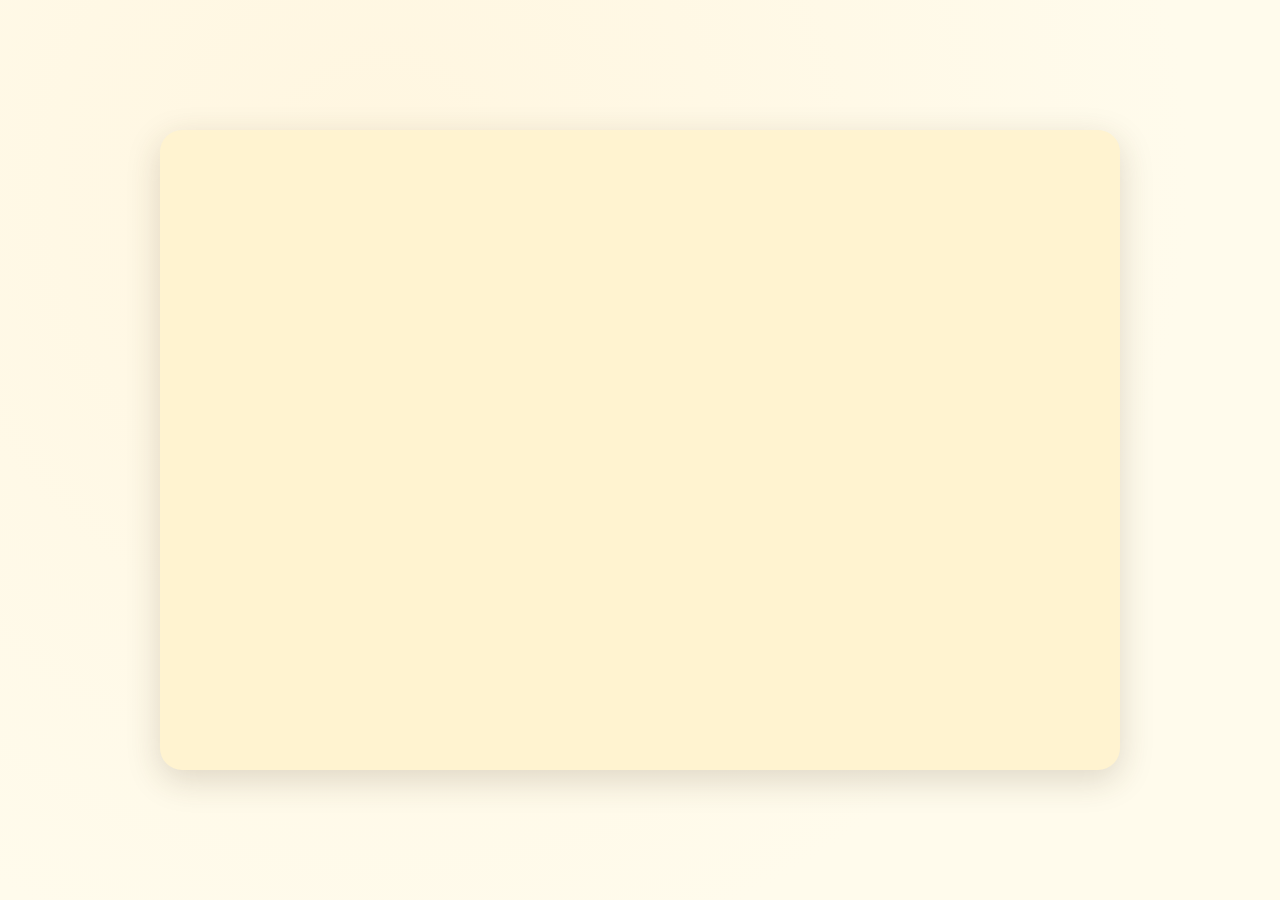
<file: chick-duck-school/src/index.template.html>
<!DOCTYPE html>
<html lang="zh-CN">
<head>
<meta charset="utf-8">
<meta name="viewport" content="width=device-width,initial-scale=1,maximum-scale=1,user-scalable=no,viewport-fit=cover">
<meta name="theme-color" content="#FFD35C">
<meta name="apple-mobile-web-app-capable" content="yes">
<title>小鸭上学记</title>
<link rel="stylesheet" href="style.css">
</head>
<body>
<div id="stage">
  <div id="app">
    <canvas id="cv" width="960" height="640"></canvas>

    <!-- ============ DOM 覆盖层：全部面板结构在此，样式在 style.css ============ -->
    <div id="ui">

      <!-- —— 标题页 —— -->
      <section class="screen" id="screen-title">
        <div class="card-panel">
          <div class="logo-duck" aria-hidden="true">🐤</div>
          <h1 class="ttl">小鸭上学记</h1>
          <p class="sub">睡觉 · 起床 · 上学 · 和大家一起回家</p>
          <div class="btn-col">
            <button class="btn btn-primary" id="btn-start">开始上学</button>
            <button class="btn" id="btn-levels">选关卡</button>
            <button class="btn" id="btn-gallery">同学图鉴</button>
            <button class="btn" id="btn-settings">设置</button>
          </div>
        </div>
      </section>

      <!-- —— 关卡选择 —— -->
      <section class="screen" id="screen-levels">
        <div class="card-panel">
          <h2 class="ttl">选一关</h2>
          <div class="level-grid" id="level-grid"><!-- JS 填充 --></div>
          <div class="btn-row">
            <button class="btn" id="btn-lv-back">返回</button>
          </div>
        </div>
      </section>

      <!-- —— 第 5 关「从头跑 / 继续回程」询问 —— -->
      <section class="screen" id="screen-l5ask">
        <div class="card-panel">
          <h2 class="ttl">第 5 关</h2>
          <p class="sub">上次跑到学校门口啦，要继续跑回家吗？</p>
          <div class="btn-col">
            <button class="btn btn-primary" id="btn-l5-fresh">从头跑（推荐）</button>
            <button class="btn" id="btn-l5-resume">继续回程</button>
            <button class="btn btn-ghost" id="btn-l5-cancel">先不玩</button>
          </div>
        </div>
      </section>

      <!-- —— 图鉴（8 位） —— -->
      <section class="screen" id="screen-gallery">
        <div class="card-panel">
          <h2 class="ttl">同学图鉴</h2>
          <div class="gallery-grid" id="gallery-grid"><!-- JS 填充 --></div>
          <div class="btn-row">
            <button class="btn" id="btn-gl-back">返回</button>
          </div>
        </div>
      </section>

      <!-- —— 设置 —— -->
      <section class="screen" id="screen-settings">
        <div class="card-panel">
          <h2 class="ttl">设置</h2>
          <div class="switch-row">
            <span class="switch-label">🎵 音乐</span>
            <button class="switch" id="btn-music" role="switch" aria-checked="true"><i></i></button>
          </div>
          <div class="switch-row">
            <span class="switch-label">🔔 音效</span>
            <button class="switch" id="btn-sfx" role="switch" aria-checked="true"><i></i></button>
          </div>
          <div class="stats-box" id="stats-box"><!-- 家长统计 --></div>
          <div class="btn-col">
            <button class="btn" id="btn-copy-stats">复制统计数据（JSON）</button>
            <button class="btn btn-ghost" id="btn-reset-save">清空存档</button>
            <button class="btn" id="btn-set-back">返回</button>
          </div>
        </div>
      </section>

      <!-- —— 暂停 —— -->
      <section class="screen" id="screen-pause">
        <div class="card-panel">
          <h2 class="ttl">休息一下</h2>
          <div class="btn-col">
            <button class="btn btn-primary" id="btn-resume">继续玩</button>
            <button class="btn" id="btn-retry">重玩本关</button>
            <button class="btn btn-ghost" id="btn-quit">回主页</button>
          </div>
        </div>
      </section>

      <!-- —— 结算 —— -->
      <section class="screen" id="screen-result">
        <div class="card-panel">
          <h2 class="ttl" id="res-ttl">过关啦！</h2>
          <div class="stars" id="res-stars"><i></i><i></i><i></i></div>
          <div class="res-rows" id="res-rows"><!-- 用时/碰撞/相遇 --></div>
          <p class="sub" id="res-extra"></p>
          <div class="btn-col">
            <button class="btn btn-primary" id="btn-next">下一关</button>
            <button class="btn" id="btn-again">再跑一次</button>
            <button class="btn btn-ghost" id="btn-home">回主页</button>
          </div>
        </div>
      </section>

      <!-- —— 竖屏旋转引导（首次） —— -->
      <section class="screen screen-tip" id="screen-rot">
        <div class="card-panel">
          <div class="logo-duck" aria-hidden="true">📱</div>
          <p class="sub">横过来更好玩</p>
          <div class="btn-row">
            <button class="btn" id="btn-rot-close">×</button>
          </div>
        </div>
      </section>

      <!-- —— 通用提示条（复制成功等） —— -->
      <div id="toast"></div>
    </div>
  </div>
</div>
<script src="js/00-const.js"></script>
<script src="js/05-save.js"></script>
<script src="js/10-audio.js"></script>
<script src="js/20-art.js"></script>
<script src="js/30-levels.js"></script>
<script src="js/40-story.js"></script>
<script src="js/50-physics.js"></script>
<script src="js/60-game.js"></script>
<script src="js/70-render.js"></script>
<script src="js/80-ui.js"></script>
<script src="js/90-main.js"></script>
</body>
</html>
</file>
<file: chick-dinner/style.css>
/* ===== 小鸡系列 DNA 配色（与 hub 首页保持一致）===== */
:root {
  --bg: #FFFBEC;
  --bg-soft: #FFF6E0;
  --chick: #FFD35C;
  --chick-bright: #F7C948;
  --beak: #FF9A3C;
  --comb: #E4453A;
  --ink: #4A3722;
  --ink-soft: #8A7250;
  /* 统一圆角三档 / 缓动 / 时长 */
  --r-sm: 14px;
  --r-md: 18px;
  --r-lg: 22px;
  --ease: cubic-bezier(.22,.61,.36,1);
  --dur: .22s;
}

* { margin: 0; padding: 0; box-sizing: border-box; -webkit-tap-highlight-color: transparent; }

html, body {
  width: 100%; height: 100%;
  background: #2B2118;
  overflow: hidden;
  font-family: "PingFang SC", "Microsoft YaHei", "Hiragino Sans GB",
               -apple-system, BlinkMacSystemFont, "Segoe UI", sans-serif;
  user-select: none;
}

#stage { position: absolute; inset: 0; display: flex; align-items: center; justify-content: center; }

#app {
  position: absolute; left: 0; top: 0;
  width: 750px; height: 1334px;
  transform-origin: top left;      /* 由 JS 精确计算 translate + scale */
  background: #FFD79A;
  overflow: hidden;
  border-radius: 18px;
  box-shadow: 0 24px 70px rgba(0,0,0,0.5);
}

#cv {
  position: absolute; left: 0; top: 0;
  width: 750px; height: 1334px;
  display: block;
  touch-action: none;              /* 关键：禁止移动端手势抢夺指针事件 */
}

.hidden { display: none !important; }

/* ---------- HUD ---------- */
#hud { position: absolute; inset: 0; pointer-events: none; }

.hud-top {
  position: absolute; top: 0; left: 0; right: 0;
  height: 96px; padding: 18px 22px;
  display: flex; align-items: center; justify-content: space-between;
  background: linear-gradient(rgba(0,0,0,0.35), rgba(0,0,0,0));
}
.hud-title { color: #FFF; font-size: 28px; font-weight: 700; text-shadow: 0 2px 6px rgba(0,0,0,0.4); }
.hud-right { color: #FFF; font-size: 24px; display: flex; gap: 16px; align-items: center; text-shadow: 0 2px 6px rgba(0,0,0,0.4); }
.team-tag { background: rgba(255,255,255,0.22); padding: 4px 12px; border-radius: 20px; }

.ico-btn, .mini-btn, .big-btn, .fire-btn {
  pointer-events: auto; cursor: pointer; border: none; outline: none;
  font-family: inherit; font-weight: 700;
}
.ico-btn {
  background: rgba(255,255,255,0.25); color: #FFF;
  font-size: 24px; padding: 10px 20px; border-radius: var(--r-lg);
  min-height: 44px;
  backdrop-filter: blur(4px);
  transition: transform var(--dur) var(--ease), background var(--dur) var(--ease);
}
/* 明确按压反馈：下移 2px + 高亮 */
.ico-btn:active { background: rgba(255,255,255,0.45); transform: translateY(2px); }

.energy-wrap {
  position: absolute; top: 100px; right: 22px;
  display: flex; align-items: center; gap: 10px;
}
.energy-label { color: #5A4632; font-size: 20px; font-weight: 700; text-shadow: 0 1px 2px #FFF; }
.energy-bar {
  width: 220px; height: 22px; border-radius: 12px;
  background: rgba(255,255,255,0.55); border: 3px solid #FFF;
  overflow: hidden;
}
#energy-fill { height: 100%; width: 100%; background: #7FC96A; transition: width 0.06s linear, background 0.2s; }
#energy-fill.low { animation: eblink 0.18s infinite alternate; }
@keyframes eblink { from { opacity: 1; } to { opacity: 0.25; } }

.miss { margin-top: 6px; font-size: 22px; color: #B8794A; }

.hud-bottom {
  position: absolute; bottom: 40px; left: 0; right: 0;
  display: flex; align-items: center; justify-content: center; gap: 20px;
}
.mini-btn {
  background: rgba(255,255,255,0.85); color: var(--ink);
  font-size: 22px; padding: 14px 22px; border-radius: var(--r-lg);
  min-height: 44px;
  box-shadow: 0 4px 12px rgba(0,0,0,0.2);
  transition: transform var(--dur) var(--ease), box-shadow var(--dur) var(--ease);
}
.mini-btn:active { transform: translateY(2px); box-shadow: 0 2px 6px rgba(0,0,0,0.2); }
.hint-space { width: 96px; }

.fire-btn {
  width: 330px; height: 96px; border-radius: 48px;
  font-size: 30px; color: #FFF;
  background: linear-gradient(#FF7B7B, var(--comb));
  border: 5px solid #FFF;
  box-shadow: 0 8px 20px rgba(228,69,58,0.45);
  transition: transform 0.08s var(--ease), box-shadow 0.15s var(--ease), background 0.15s var(--ease);
}
.fire-btn.p1 { background: linear-gradient(#FFA04D, #F58A24); }
.fire-btn.p2 { background: linear-gradient(#FF7B4D, #F56A24); box-shadow: 0 8px 26px rgba(245,106,36,0.6); }
.fire-btn.p3 {
  background: linear-gradient(#FF5C5C, #D62020);
  box-shadow: 0 0 34px rgba(255,80,80,0.9);
  transform: scale(1.06);
  animation: pulse 0.35s infinite alternate;
}
@keyframes pulse { from { transform: scale(1.04); } to { transform: scale(1.1); } }

/* ---------- 覆盖层 ---------- */
.screen {
  position: absolute; inset: 0;
  display: flex; flex-direction: column; align-items: center; justify-content: center;
  gap: 22px; padding: 60px 50px;
  background: radial-gradient(circle at 50% 30%, #FFE9B8, #F5A623 70%, #E8802B);
  z-index: 10;
}

.logo { text-align: center; color: #5A4632; }
.logo-chick { font-size: 120px; line-height: 1; animation: hop 1.4s infinite; }
@keyframes hop { 0%,100% { transform: translateY(0); } 50% { transform: translateY(-16px); } }
.logo h1 { font-size: 62px; margin: 10px 0 6px; color: #7A4A1E; text-shadow: 0 3px 0 #FFF3C4; }
.tag { font-size: 28px; color: #8A5A2B; }
.prog { font-size: 22px; color: #8A5A2B; margin-top: 8px; opacity: 0.85; }

.menu-btns { display: flex; flex-direction: column; gap: 18px; width: 440px; }
.big-btn {
  padding: 26px 0; border-radius: var(--r-lg); font-size: 32px;
  background: var(--bg-soft); color: #7A4A1E;
  box-shadow: 0 6px 0 #D9B98A, 0 10px 22px rgba(0,0,0,0.18);
  transition: transform var(--dur) var(--ease), box-shadow var(--dur) var(--ease);
}
/* 按压反馈：下移 4px + 阴影收窄 */
.big-btn:active { transform: translateY(4px); box-shadow: 0 2px 0 #D9B98A; }
.big-btn.primary { background: linear-gradient(var(--chick), var(--chick-bright)); color: #6B3F12; box-shadow: 0 6px 0 #C98A4B, 0 10px 22px rgba(0,0,0,0.2); }
.big-btn.ghost { background: rgba(255,255,255,0.4); color: #7A4A1E; box-shadow: 0 4px 0 rgba(0,0,0,0.12); }
.big-btn.small { padding: 18px 0; font-size: 26px; width: 240px; }

/* 儿童友好：提示文字加大加深，不再用 opacity 0.8 的浅色 */
.tip-line { font-size: 24px; color: #7A4A1E; margin-top: 10px; }

.panel {
  width: 660px; background: var(--bg-soft); border-radius: var(--r-lg);
  padding: 44px 40px; display: flex; flex-direction: column; gap: 18px;
  box-shadow: 0 14px 40px rgba(0,0,0,0.28);
  max-height: 1150px; overflow-y: auto;
}
.panel h2 { font-size: 40px; color: #7A4A1E; text-align: center; }

.level-list { display: flex; flex-direction: column; gap: 12px; }
.lv {
  display: flex; align-items: center; gap: 18px;
  background: #FFEBCC; border-radius: var(--r-lg); padding: 16px 20px;
  cursor: pointer; border: 3px solid transparent;
  min-height: 94px;
  transition: transform var(--dur) var(--ease), border-color var(--dur) var(--ease);
}
.lv:active { transform: translateY(2px); border-color: var(--beak); }
.lv.lock { opacity: 0.45; cursor: default; background: #EFE3D2; }
.lv-no {
  width: 62px; height: 62px; border-radius: 50%;
  background: #F5A623; color: #FFF; font-size: 30px; font-weight: 700;
  display: flex; align-items: center; justify-content: center;
}
.lv-main { flex: 1; }
.lv-name { font-size: 30px; font-weight: 700; color: #7A4A1E; }
.lv-sub { font-size: 22px; color: #A98865; margin-top: 2px; }
.lv-stars { font-size: 30px; color: #F5A623; letter-spacing: 2px; }

.intro-panel { align-items: center; }
.intro-text { font-size: 28px; color: #7A4A1E; line-height: 1.7; text-align: center; }
.intro-text p { margin: 6px 0; }
.intro-panel .big-btn { width: 340px; }

.result-panel { align-items: center; }
.stars { display: flex; gap: 18px; font-size: 74px; color: #F5A623; }
.rst-star { transition: opacity 0.3s, transform 0.2s; text-shadow: 0 4px 0 #D9A03B; }
.result-info { font-size: 26px; color: #7A4A1E; text-align: center; line-height: 1.7; }
.result-panel .big-btn { width: 400px; }

.finale {
  background: #FFE9B8; border-radius: 22px; padding: 22px; text-align: center;
  border: 3px dashed #F5A623;
}
.finale.done .finale-btns { display: none; }
.finale p { font-size: 26px; color: #7A4A1E; line-height: 1.6; }
.finale-btns { display: flex; gap: 18px; justify-content: center; margin-top: 16px; }

.screen.dim { background: rgba(0,0,0,0.55); backdrop-filter: blur(3px); }
.small-panel { width: 460px; align-items: stretch; }
.small-panel h2 { margin-bottom: 8px; }

.codex-list { display: grid; grid-template-columns: repeat(3, 1fr); gap: 16px; }
.cx {
  background: #FFEBCC; border-radius: var(--r-lg); padding: 12px 6px;
  text-align: center; border: 3px solid transparent;
}
.cx.lock { opacity: 0.5; background: #EFE3D2; }
.cx canvas { width: 130px; height: 130px; }
.cx-name { font-size: 24px; color: #7A4A1E; font-weight: 700; margin-top: 4px; }

/* ===== 无障碍：尊重系统的「减少动态效果」 ===== */
@media (prefers-reduced-motion: reduce) {
  *, *::before, *::after {
    animation-duration: .01ms !important;
    animation-iteration-count: 1 !important;
    transition-duration: .08s !important;
  }
  .logo-chick { animation: none !important; }
  #energy-fill.low { animation: none !important; }
  .fire-btn.p3 { animation: none !important; transform: none !important; }
}
</file>
<file: chick-duck-school/src/style.css>
/* ============================================================
   小鸭上学记 · style.css
   分区：① 变量 ② 基础布局 ③ canvas 舞台 ④ DOM 覆盖层/面板
        ⑤ 开关/统计 ⑥ HUD ⑦ 竖屏 ⑧ 无障碍
   ⚠️ safe-area 变量必须在 :root 里**真的定义**，只写 env() 不定义变量
      会一直是 0（本仓库已在 chick-fan 踩过这个坑）。
   ============================================================ */

/* ---------- ① 变量：小鸡 DNA 8 色 + 小鸭色 + 场景派生色 ---------- */
:root{
  /* 小鸡 DNA 8 色（硬约束：禁止新增色系） */
  --bg:        #FFFBEC;
  --bg-soft:   #FFF6E0;
  --chick:     #FFD35C;   /* 主黄：只给 UI（按钮/进度条/星星） */
  --chick-br:  #F7C948;   /* 深黄 */
  --beak:      #FF9A3C;   /* 橙 */
  --comb:      #E4453A;   /* 红 */
  --ink:       #4A3722;   /* 深棕 */
  --ink-soft:  #8A7250;   /* 浅棕 */

  /* 小鸭主角 */
  --duck-body: #FFE9A8;
  --duck-line: #F7C948;

  /* 场景派生（同色系延展） */
  --sky-out-a: #DFF0FA;   /* 第5关去程 晨光偏冷 */
  --sky-out-b: #FFF3D0;
  --sky-in-a:  #FFE9B8;   /* 第5关回程 午后偏暖 */
  --sky-in-b:  #FFCF8A;
  --warm-veil: rgba(255,180,90,.12);
  --shadow:    rgba(74,55,34,.16);
  --line-w:    3px;

  /* 圆角三档 / 缓动 / 时长：全站唯一来源 */
  --r-sm:14px; --r-md:18px; --r-lg:22px;
  --ease: cubic-bezier(.22,.61,.36,1);
  --dur: .22s;
  --dur-fast: .18s;
  --dur-slow: .26s;

  /* iOS 安全区：四个方向都真的定义，缺一个方向就会算成 0 */
  --sat: env(safe-area-inset-top, 0px);
  --sar: env(safe-area-inset-right, 0px);
  --sab: env(safe-area-inset-bottom, 0px);
  --sal: env(safe-area-inset-left, 0px);

  --font: "PingFang SC","Microsoft YaHei","Hiragino Sans GB",-apple-system,
          BlinkMacSystemFont,"Segoe UI",sans-serif;
}

/* ---------- ② 基础 ---------- */
*{ box-sizing:border-box; -webkit-tap-highlight-color:transparent; }
html,body{ margin:0; padding:0; width:100%; height:100%; overflow:hidden; }
body{
  background: var(--bg);
  color: var(--ink);
  font-family: var(--font);
  min-height:100vh;
  min-height:100dvh;              /* iOS Safari：dvh 才是可视高度 */
  touch-action:none;              /* 禁掉双击缩放 / 橡皮筋滚动 */
  user-select:none;
  -webkit-user-select:none;
}
button{ font-family:var(--font); touch-action:manipulation; }

/* ---------- ③ 舞台：固定 960×640（竖屏 960×900），transform 等比缩放 ---------- */
#stage{
  position:fixed; left:0; top:0; right:0; bottom:0;
  display:flex; align-items:center; justify-content:center;
  background: radial-gradient(circle at 30% 20%, #FFF6E0 0, var(--bg) 70%);
  overflow:hidden;
}
#app{
  position:relative;
  width:960px; height:640px;
  transform-origin:0 0;
  border-radius:var(--r-lg);
  overflow:hidden;
  box-shadow: 0 10px 34px rgba(74,55,34,.18);
  background: var(--sky-out-b);
}
#cv{ display:block; width:100%; height:100%; touch-action:none; }

/* ---------- ④ DOM 覆盖层：分层 pointer-events，面板隐藏=完全不响应 ---------- */
#ui{ position:absolute; inset:0; pointer-events:none; }
#ui > .screen{
  position:absolute; inset:0;
  display:none; flex-direction:column; align-items:center; justify-content:center;
  padding: calc(18px + var(--sat)) calc(18px + var(--sar)) calc(18px + var(--sab)) calc(18px + var(--sal));
  pointer-events:auto;
  background: rgba(255,251,236,.92);
}
#ui > .screen.show{ display:flex; }
#ui > .screen.screen-tip{ background: rgba(255,251,236,.97); }

.card-panel{
  width:min(560px, 92%);
  max-height:100%;
  overflow-y:auto;
  background: var(--bg-soft);
  border: var(--line-w) solid rgba(74,55,34,.14);
  border-radius: var(--r-lg);
  padding: 22px 24px 20px;
  box-shadow: 0 8px 22px var(--shadow);
  text-align:center;
}
.logo-duck{ font-size:56px; line-height:1; margin-bottom:6px; user-select:none; }
.ttl{ font-size:30px; margin:0 0 4px; color:var(--comb); letter-spacing:.04em; }
.sub{ font-size:15px; margin:0 0 14px; color:var(--ink-soft); line-height:1.7; }

.btn-col{ display:flex; flex-direction:column; gap:10px; }
.btn-row{ display:flex; gap:10px; justify-content:center; margin-top:14px; }
.btn{
  min-height:52px; min-width:132px;
  padding: 12px 22px;
  font-size:17px; font-weight:700;
  color:var(--ink);
  background:#fff;
  border:var(--line-w) solid rgba(74,55,34,.16);
  border-radius: var(--r-md);
  box-shadow: 0 3px 0 rgba(74,55,34,.16);
  transition: transform var(--dur) var(--ease), box-shadow var(--dur) var(--ease),
              background var(--dur) var(--ease);
  cursor:pointer;
}
.btn:active{ transform:translateY(3px); box-shadow:none; }
.btn-primary{ background:var(--chick); border-color:var(--chick-br); color:var(--ink); }
.btn-ghost{ background:transparent; box-shadow:none; border-color:rgba(74,55,34,.12); color:var(--ink-soft); }
.btn[disabled]{ opacity:.45; box-shadow:none; cursor:default; }

/* 关卡卡片 */
.level-grid{ display:grid; grid-template-columns:repeat(auto-fit,minmax(132px,1fr)); gap:10px; }
.level-cell{
  position:relative;
  min-height:96px; padding:10px 8px;
  border-radius: var(--r-md);
  background:#fff;
  border: var(--line-w) solid rgba(74,55,34,.14);
  box-shadow: 0 3px 0 rgba(74,55,34,.14);
  cursor:pointer;
  transition: transform var(--dur) var(--ease), box-shadow var(--dur) var(--ease);
}
.level-cell:active{ transform:translateY(3px); box-shadow:none; }
.level-cell .lv-no{ font-size:22px; font-weight:800; color:var(--comb); }
.level-cell .lv-name{ font-size:13px; color:var(--ink-soft); margin-top:3px; line-height:1.4; }
.level-cell .lv-stars{ margin-top:5px; font-size:15px; letter-spacing:2px; color:var(--chick-br); }
.level-cell .lv-stars .off{ opacity:.26; }
.level-cell.locked{ opacity:.5; cursor:default; }
.level-cell.round{ border-color:var(--beak); box-shadow:0 3px 0 var(--beak); }
.level-cell .lv-ck{
  position:absolute; top:4px; right:6px;
  font-size:10px; color:#fff; background:var(--beak);
  padding:2px 6px; border-radius:var(--r-sm);
}

/* 图鉴 */
.gallery-grid{ display:grid; grid-template-columns:repeat(4,1fr); gap:10px; }
.gal-cell{
  border-radius:var(--r-md); background:#fff;
  border:var(--line-w) solid rgba(74,55,34,.12);
  padding:8px 4px 6px; text-align:center;
}
.gal-cell .gal-ic{ font-size:30px; line-height:1.1; }
.gal-cell .gal-nm{ font-size:12px; color:var(--ink-soft); margin-top:2px; }
.gal-cell.off .gal-ic{ filter:grayscale(1) opacity(.3); }
.gal-cell.off .gal-nm{ opacity:.5; }

/* ---------- ⑤ 开关 + 家长统计 ---------- */
.switch-row{
  display:flex; align-items:center; justify-content:space-between;
  padding:10px 4px; border-bottom:1px dashed rgba(74,55,34,.16);
}
.switch-label{ font-size:16px; font-weight:600; }
.switch{
  width:64px; height:36px; min-height:36px; padding:0;
  border:none; border-radius:999px; background:rgba(74,55,34,.2);
  position:relative; cursor:pointer;
  transition: background var(--dur) var(--ease);
}
.switch i{
  position:absolute; top:3px; left:3px;
  width:30px; height:30px; border-radius:50%;
  background:#fff; box-shadow:0 2px 5px var(--shadow);
  transition: translate var(--dur) var(--ease);
}
.switch[aria-checked="true"]{ background:var(--chick); }
.switch[aria-checked="true"] i{ translate:28px 0; }

.stats-box{
  margin:14px 0 12px; padding:12px 14px;
  background:#fff; border-radius: var(--r-md);
  border:1px dashed rgba(74,55,34,.2);
  text-align:left; font-size:13.5px; color:var(--ink-soft);
  max-height:210px; overflow-y:auto;
}
.stats-box h3{ margin:0 0 8px; font-size:15px; color:var(--ink); }
.stats-box .srow{ display:flex; justify-content:space-between; padding:3px 0; }
.stats-box .srow b{ color:var(--ink); font-variant-numeric:tabular-nums; }

/* 结算 */
.stars{ display:flex; gap:10px; justify-content:center; margin:10px 0 14px; }
.stars i{
  width:38px; height:38px; display:block;
  background: rgba(74,55,34,.14);
  clip-path: polygon(50% 0%, 61% 35%, 98% 35%, 68% 57%, 79% 91%, 50% 70%, 21% 91%, 32% 57%, 2% 35%, 39% 35%);
  transition: background var(--dur-slow) var(--ease);
}
.stars i.on{ background:var(--chick); }
.res-rows{ text-align:left; margin-bottom:8px; }
.res-rows .rrow{
  display:flex; justify-content:space-between;
  padding:8px 6px; font-size:15px;
  border-bottom:1px dashed rgba(74,55,34,.14);
}
.res-rows .rrow b{ font-variant-numeric:tabular-nums; }

/* Toast */
#toast{
  position:absolute; left:50%; bottom: calc(64px + var(--sab));
  translate:-50% 0;
  background:rgba(74,55,34,.92); color:#fff;
  font-size:14px; padding:10px 18px; border-radius:var(--r-md);
  opacity:0; transition:opacity var(--dur) var(--ease);
  pointer-events:none; white-space:nowrap; z-index:9;
}
#toast.show{ opacity:1; }

/* ---------- ⑥ canvas 内 HUD 相关的 DOM 辅助（实际 HUD 在 canvas 里画） ---------- */
#ui.passthrough > .screen{ background:transparent; }
#ui.passthrough > .screen.screen-tip,
#ui.passthrough > .screen#screen-title,
#ui.passthrough > .screen#screen-result{ background: rgba(255,251,236,.92); }

/* ---------- ⑦ 竖屏：视野 960×900，上下分屏，上 38% / 下 62% ---------- */
body.portrait #app{ width:960px; height:900px; }
body.portrait .card-panel{ width:min(600px,96%); }

/* ---------- ⑧ 无障碍 ---------- */
@media (prefers-reduced-motion: reduce){
  *, *::before, *::after{
    animation-duration:.01ms !important;
    animation-iteration-count:1 !important;
    transition-duration:.08s !important;
  }
}
</file>
